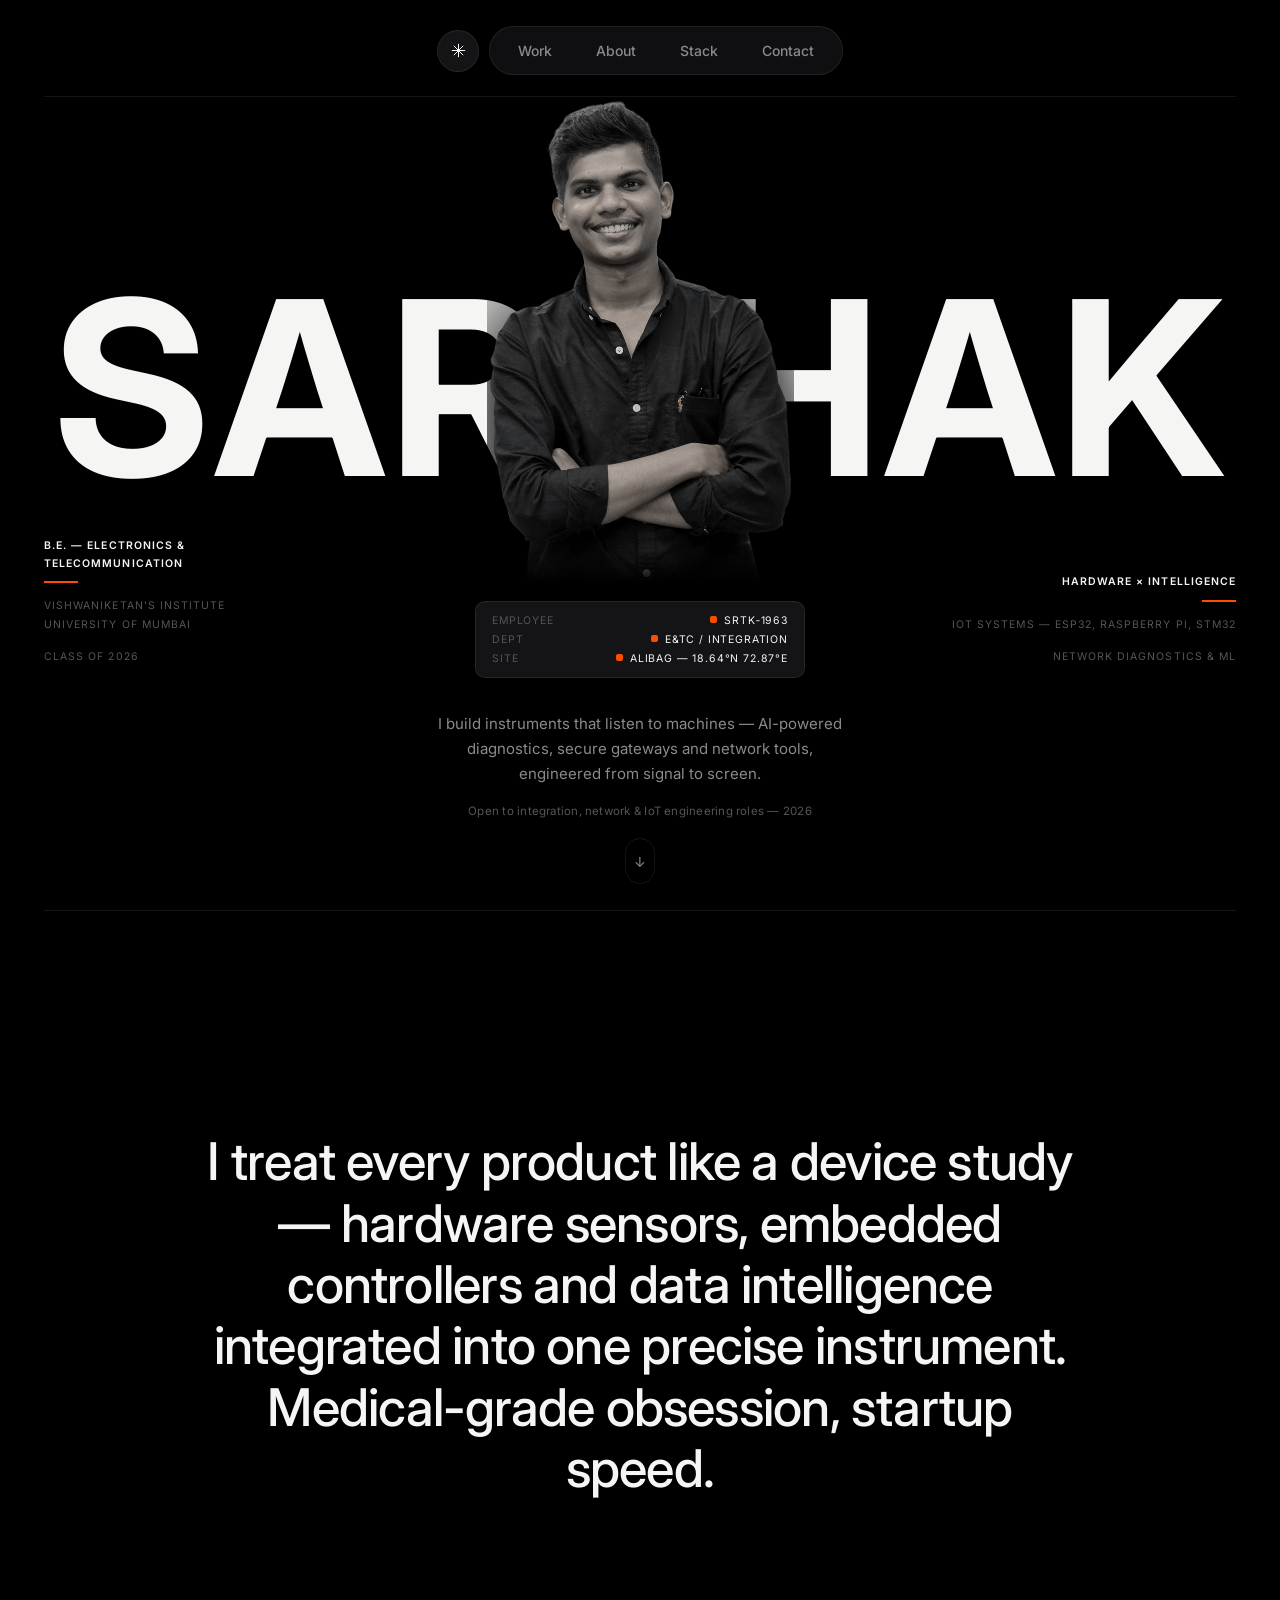
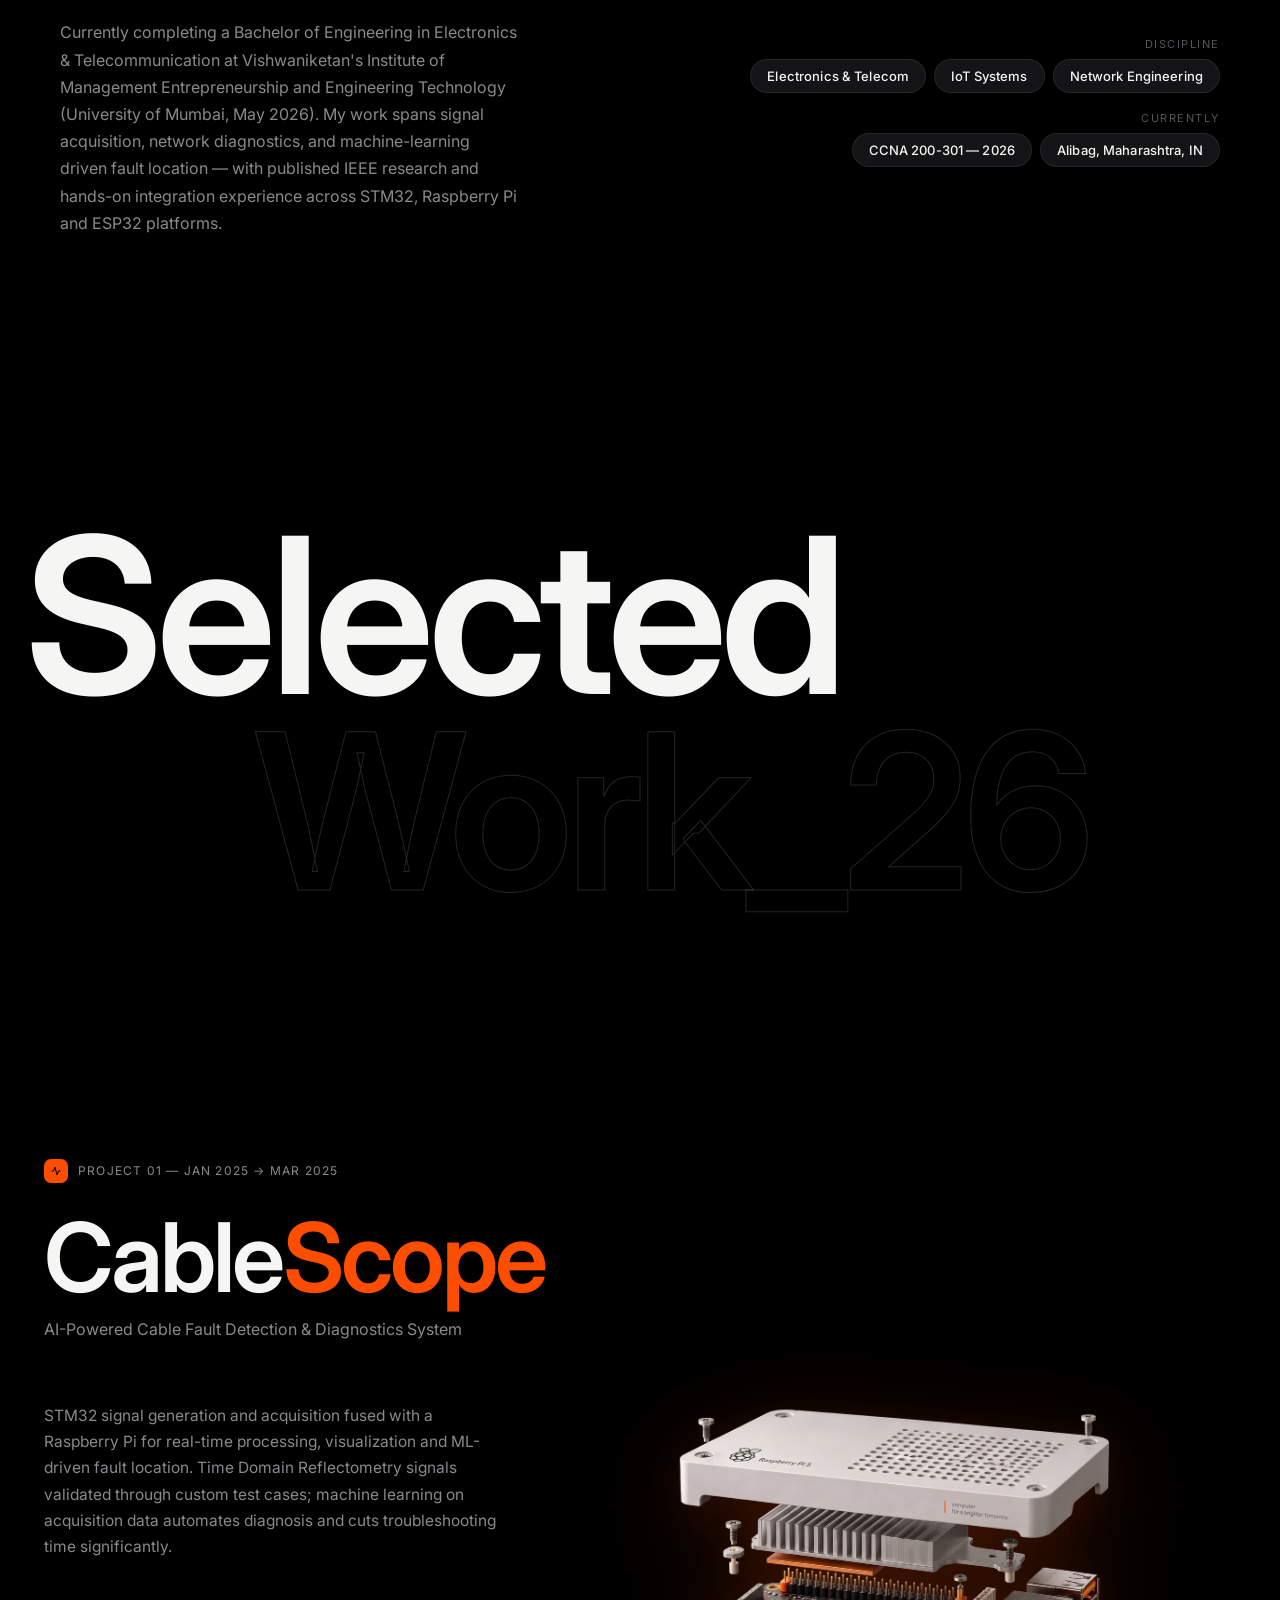
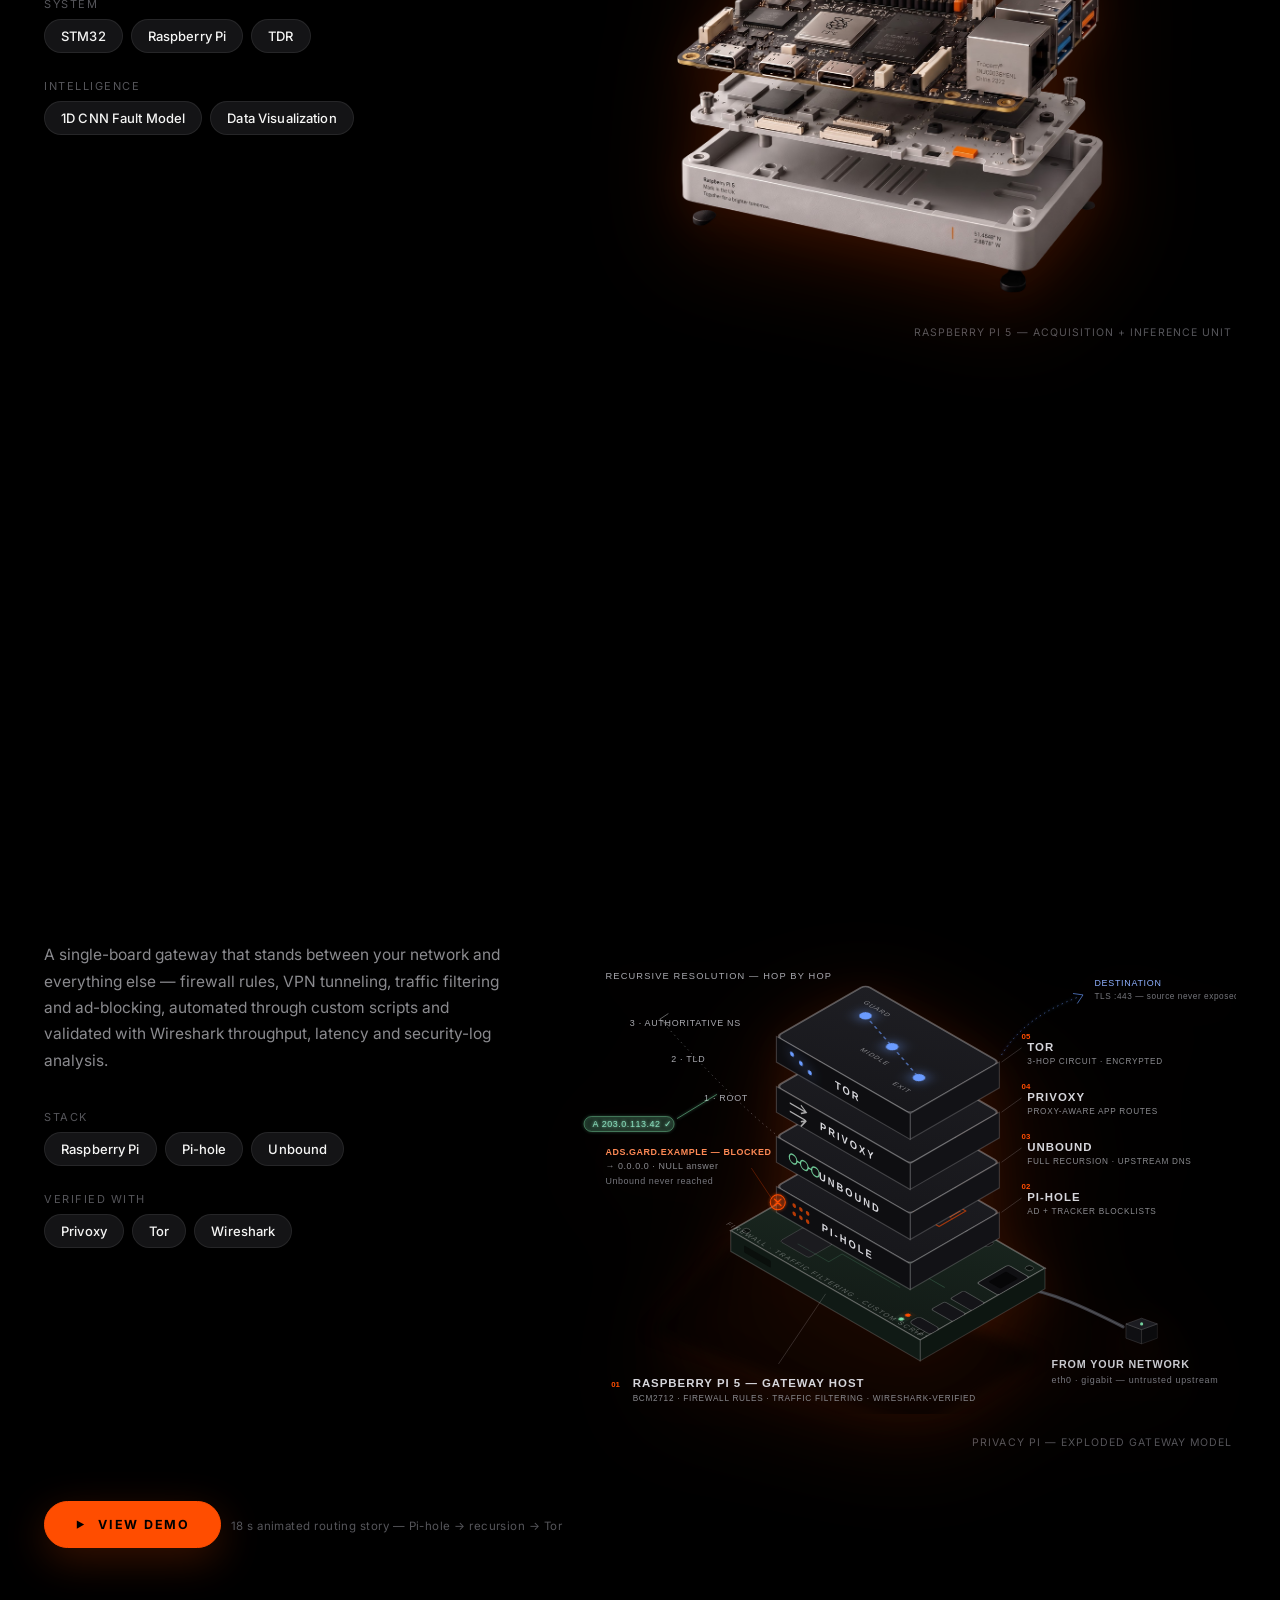
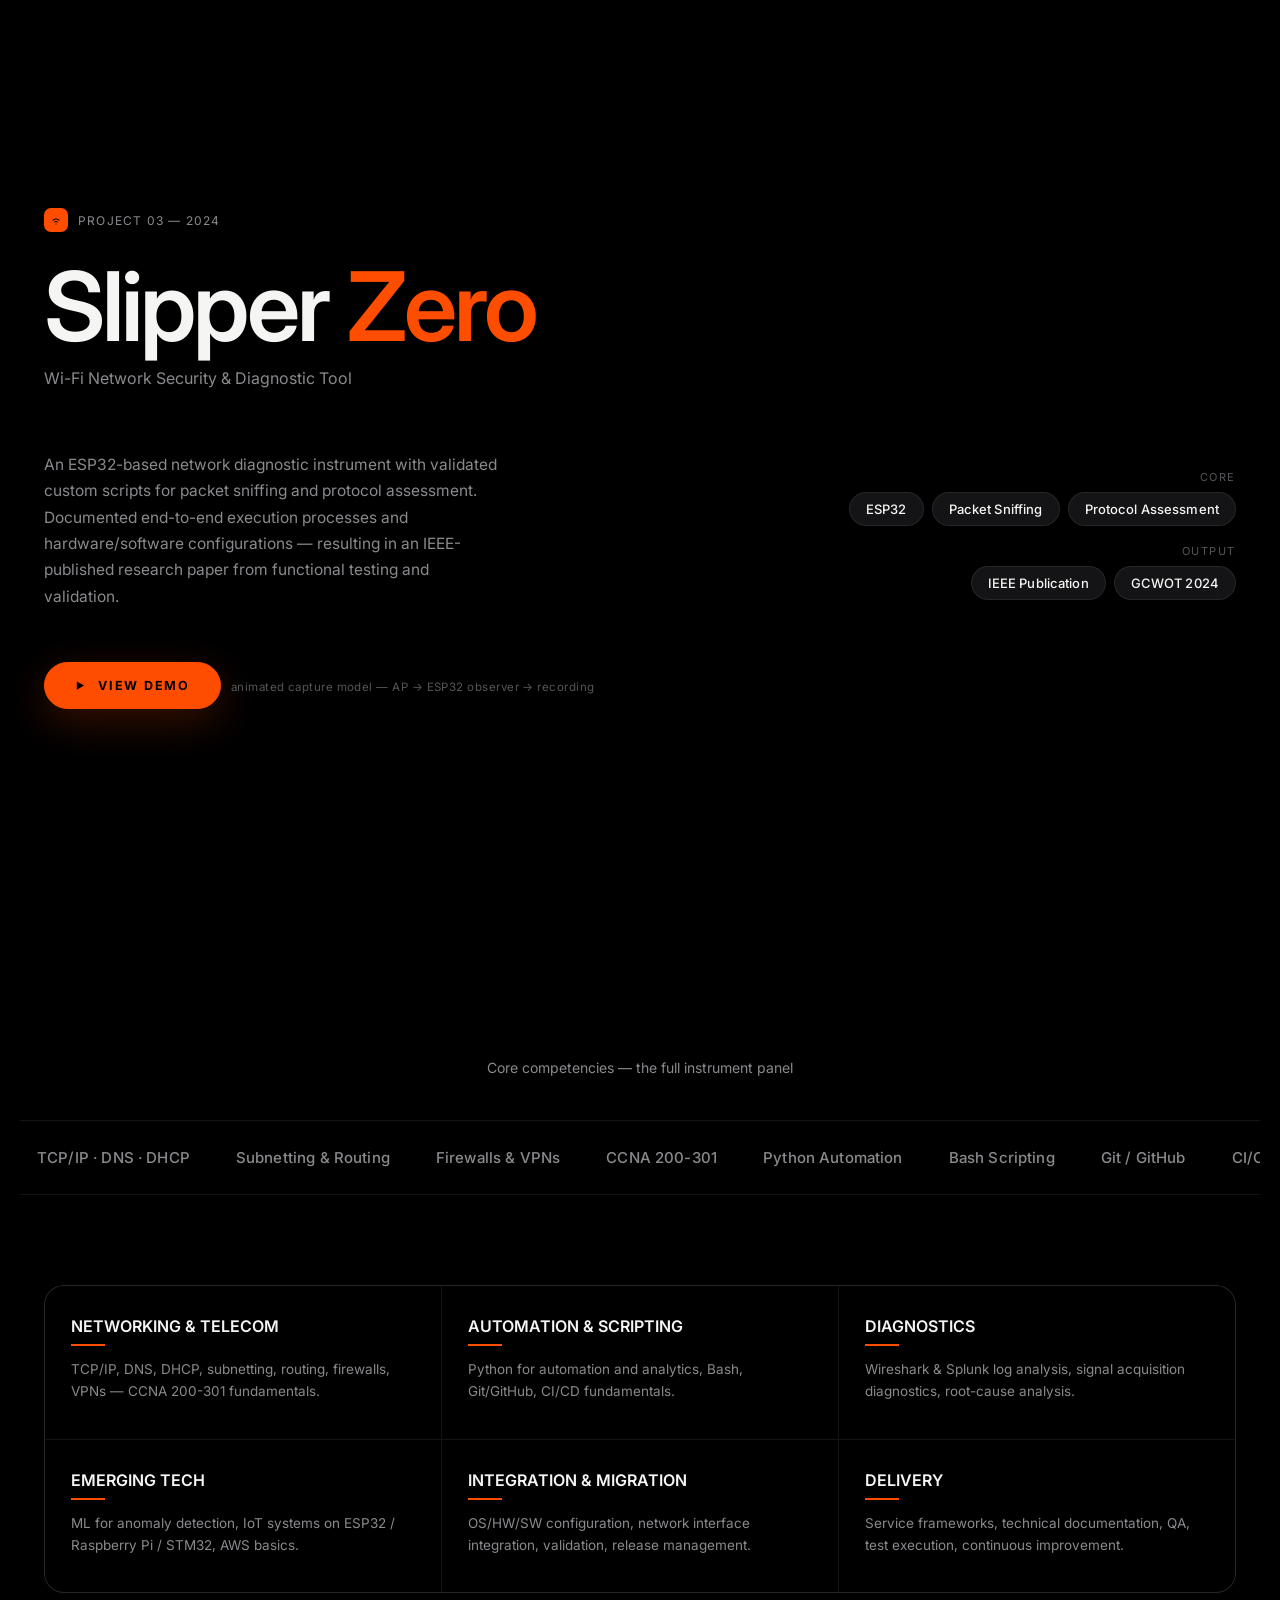
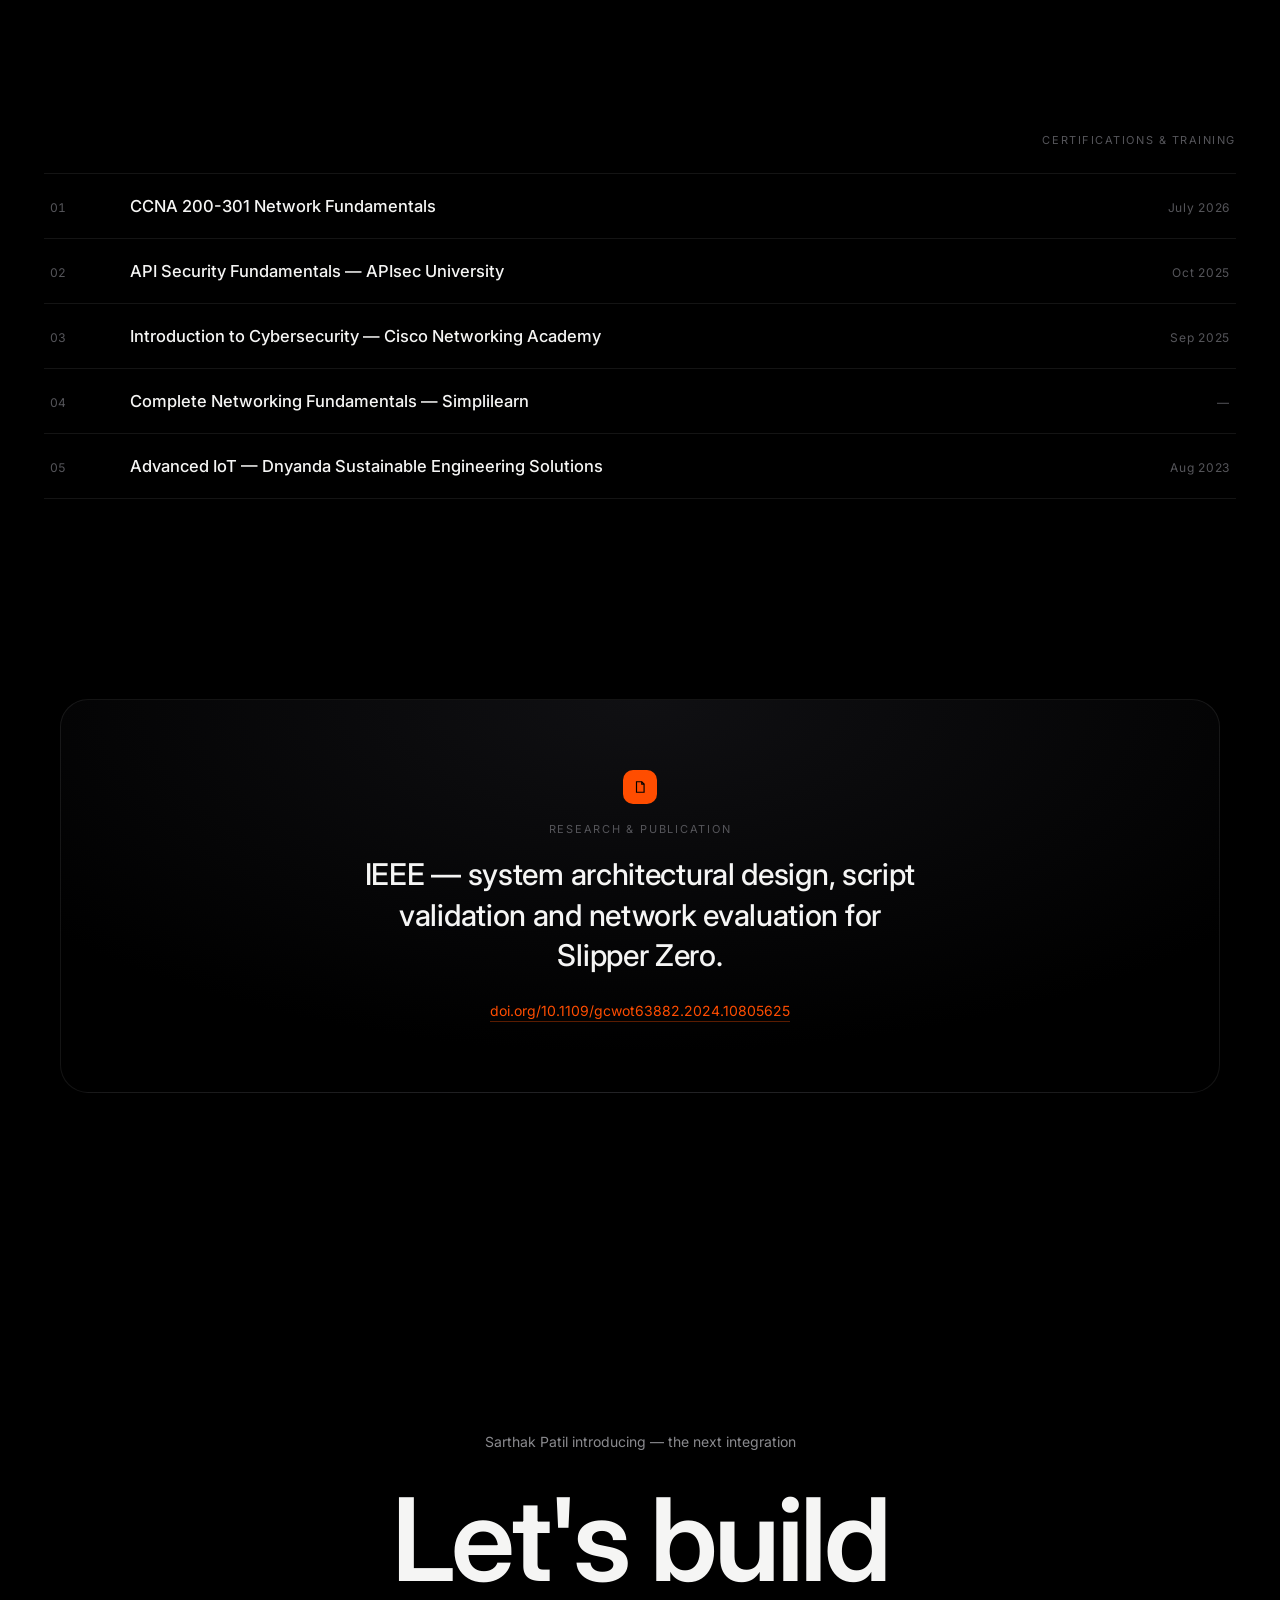
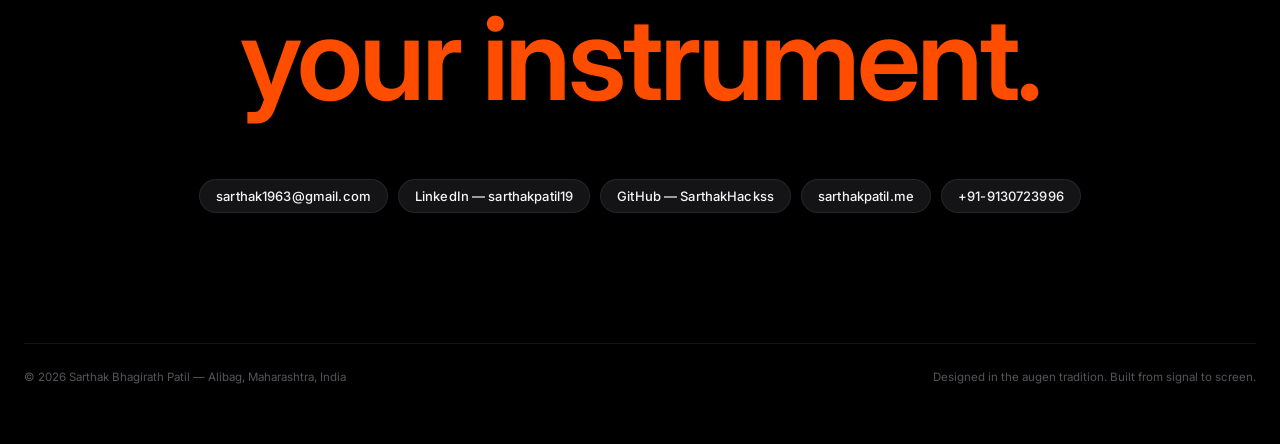
<file: index.html>
<!DOCTYPE html>
<html lang="en">
<head>
<meta charset="UTF-8" />
<meta name="viewport" content="width=device-width, initial-scale=1.0" />
<title>Sarthak Bhagirath Patil — Electronics &amp; Telecom Engineer</title>
<meta name="description" content="Portfolio of Sarthak Bhagirath Patil — Electronics & Telecommunication engineer building intelligent hardware systems: CableScope, Privacy Pi, Slipper Zero." />
<link rel="preconnect" href="https://fonts.googleapis.com">
<link rel="preconnect" href="https://fonts.gstatic.com" crossorigin>
<link href="https://fonts.googleapis.com/css2?family=Inter:wght@400;500;600;700&display=swap" rel="stylesheet">
<link rel="stylesheet" href="css/style.css?v=21" />
<link rel="icon" href="data:image/svg+xml,<svg xmlns='http://www.w3.org/2000/svg' viewBox='0 0 32 32'><rect width='32' height='32' rx='8' fill='%23ff4d00'/><text x='16' y='22' font-size='16' font-family='Arial' font-weight='bold' fill='white' text-anchor='middle'>S</text></svg>">
</head>
<body>

<!-- ══════════════ INTRO — the hero name itself zooms IN on every refresh
     (no overlay: the poster-name animation IS the opening, so sync is perfect) ══════════════ -->

<!-- ══════════════ NAV ══════════════ -->
<nav class="nav" id="nav">
  <a class="nav-logo" href="#top" aria-label="Home">
    <svg viewBox="0 0 24 24" width="15" height="15" fill="none" stroke="currentColor" stroke-width="1.6" stroke-linecap="round">
      <path d="M12 2v20M2 12h20M4.9 4.9l14.2 14.2M19.1 4.9L4.9 19.1"/>
    </svg>
  </a>
  <div class="nav-pill">
    <a href="#work">Work</a>
    <a href="#about">About</a>
    <a href="#stack">Stack</a>
    <a href="#contact">Contact</a>
  </div>
</nav>

<main id="top">

  <!-- ══════════════ HERO — Severance-style poster ══════════════ -->
  <header class="hero" id="hero">
    <div class="hero-frame">
      <div class="hero-rule hero-rule--top"></div>

      <div class="poster" id="poster">
        <!-- giant name BEHIND the photo -->
        <h1 class="poster-name" id="posterName" aria-label="SARTHAK">
          <span aria-hidden="true"><i>S</i><i>A</i><i>R</i><i>T</i><i>H</i><i>A</i><i>K</i></span>
        </h1>

        <!-- the person, in front -->
        <figure class="poster-figure" id="posterFigure">
          <img id="profileImg" src="assets/profile.png" alt="Portrait of Sarthak Bhagirath Patil"
               onerror="this.onerror=null;this.src='assets/profile-fallback.svg';" draggable="false"/>
          <figcaption class="poster-badge">
            <span class="badge-row"><span class="badge-k">EMPLOYEE</span><span class="badge-v">SRTK&#8209;1963</span></span>
            <span class="badge-row"><span class="badge-k">DEPT</span><span class="badge-v">E&amp;TC / INTEGRATION</span></span>
            <span class="badge-row"><span class="badge-k">SITE</span><span class="badge-v">ALIBAG — 18.64°N 72.87°E</span></span>
          </figcaption>
        </figure>

        <!-- severance-style side blocks -->
        <div class="poster-block poster-block--l reveal d1">
          <span class="block-k">B.E. — ELECTRONICS &amp;<br>TELECOMMUNICATION</span>
          <span class="block-v">VISHWANIKETAN'S INSTITUTE<br>UNIVERSITY OF MUMBAI</span>
          <span class="block-v">CLASS OF 2026</span>
        </div>
        <div class="poster-block poster-block--r reveal d1">
          <span class="block-k">HARDWARE × INTELLIGENCE</span>
          <span class="block-v">IOT SYSTEMS — ESP32, RASPBERRY PI, STM32</span>
          <span class="block-v">NETWORK DIAGNOSTICS &amp; ML</span>
        </div>
      </div>

      <div class="hero-foot reveal d2">
        <p class="hero-lede">I build instruments that listen to machines —
        AI-powered diagnostics, secure gateways and network tools,
        engineered from signal to screen.</p>
        <p class="hero-note">Open to integration, network &amp; IoT engineering roles — 2026</p>
        <div class="scroll-cue" aria-hidden="true"><span>&darr;</span></div>
      </div>
      <div class="hero-rule hero-rule--bottom"></div>
    </div>
  </header>

  <!-- ══════════════ ABOUT ══════════════ -->
  <section class="about" id="about">
    <p class="about-statement reveal">I treat every product like a device study —
    hardware sensors, embedded controllers and data intelligence integrated into one
    precise instrument. Medical-grade obsession, startup speed.</p>
    <div class="about-row reveal d1">
      <p class="about-copy">Currently completing a Bachelor of Engineering in Electronics &amp;
      Telecommunication at Vishwaniketan's Institute of Management Entrepreneurship and
      Engineering Technology (University of Mumbai, May 2026). My work spans signal
      acquisition, network diagnostics, and machine-learning driven fault location —
      with published IEEE research and hands-on integration experience across
      STM32, Raspberry Pi and ESP32 platforms.</p>
      <div class="about-meta">
        <span class="meta-label">Discipline</span>
        <div class="pills">
          <span class="pill">Electronics &amp; Telecom</span>
          <span class="pill">IoT Systems</span>
          <span class="pill">Network Engineering</span>
        </div>
        <span class="meta-label">Currently</span>
        <div class="pills">
          <span class="pill">CCNA 200-301 — 2026</span>
          <span class="pill">Alibag, Maharashtra, IN</span>
        </div>
      </div>
    </div>
  </section>

  <!-- WORK -->
  <section class="work" id="work">
    <div class="work-head">
      <h2 class="work-title" aria-label="Selected work"><span aria-hidden="true">Selected</span></h2>
      <h2 class="work-title work-title--ghost" aria-hidden="true">Work_26</h2>
    </div>

    <article class="project" id="p-cablescope">
      <div class="project-index reveal"><span class="chip-logo">
        <svg viewBox="0 0 24 24" width="12" height="12" fill="none" stroke="currentColor" stroke-width="2"><path d="M3 12h4l3-8 4 16 3-8h4"/></svg>
      </span> Project 01 — Jan 2025 &#8594; Mar 2025</div>
      <h3 class="project-name reveal d1">Cable<em>Scope</em></h3>
      <p class="project-tag reveal d1">AI-Powered Cable Fault Detection &amp; Diagnostics System</p>
      <div class="project-row reveal d2">
        <div class="project-main">
          <p class="project-copy">STM32 signal generation and acquisition fused with a Raspberry Pi for real-time processing, visualization and ML-driven fault location. Time Domain Reflectometry signals validated through custom test cases; machine learning on acquisition data automates diagnosis and cuts troubleshooting time significantly.</p>
          <div class="project-tags">
            <span class="meta-label">System</span>
            <div class="pills">
              <span class="pill">STM32</span><span class="pill">Raspberry Pi</span><span class="pill">TDR</span>
            </div>
            <span class="meta-label">Intelligence</span>
            <div class="pills">
              <span class="pill">1D CNN Fault Model</span><span class="pill">Data Visualization</span>
            </div>
          </div>
        </div>
        <figure class="project-shot project-shot--float">
          <img src="assets/pi5.png" alt="Exploded view of the Raspberry Pi 5 in its official case — the acquisition and inference unit of CableScope" loading="lazy" draggable="false"/>
          <figcaption>Raspberry&nbsp;Pi 5 — acquisition + inference unit</figcaption>
        </figure>
      </div>
      <a class="demo-btn reveal d2" href="demo-cablescope.html" aria-label="View the CableScope demo animation">
        <svg viewBox="0 0 12 12" width="11" height="11" fill="currentColor" aria-hidden="true"><path d="M2 1.5v9l8-4.5z"/></svg>
        View Demo
      </a>
      <span class="demo-btn-note reveal d2">9 s animated pipeline — STM32 &#8594; Pi 5 &#8594; 1D CNN &#8594; dashboard</span>
    </article>

    <article class="project" id="p-privacypi">
      <div class="project-index reveal"><span class="chip-logo">
        <svg viewBox="0 0 24 24" width="12" height="12" fill="none" stroke="currentColor" stroke-width="2"><rect x="5" y="10" width="14" height="10" rx="2"/><path d="M8 10V7a4 4 0 0 1 8 0v3"/></svg>
      </span> Project 02 — May 2024 &#8594; Jul 2024</div>
      <h3 class="project-name reveal d1">Privacy&nbsp;<em>Pi</em></h3>
      <p class="project-tag reveal d1">Secure IoT &amp; Network Privacy Gateway</p>
      <div class="project-row reveal d2">
        <div class="project-main">
          <p class="project-copy">A single-board gateway that stands between your network and everything else — firewall rules, VPN tunneling, traffic filtering and ad-blocking, automated through custom scripts and validated with Wireshark throughput, latency and security-log analysis.</p>
          <div class="project-tags">
            <span class="meta-label">Stack</span>
            <div class="pills">
              <span class="pill">Raspberry Pi</span><span class="pill">Pi-hole</span><span class="pill">Unbound</span>
            </div>
            <span class="meta-label">Verified with</span>
            <div class="pills">
              <span class="pill">Privoxy</span><span class="pill">Tor</span><span class="pill">Wireshark</span>
            </div>
          </div>
        </div>
        <figure class="project-shot project-shot--float">
          <img src="assets/privacypi-3d.svg" alt="Exploded isometric display model of the Privacy Pi gateway — Pi-hole, Unbound, Privoxy and Tor layered above the Raspberry Pi 5, with DNS recursion and blocked-query routes" loading="lazy" draggable="false"/>
          <figcaption>Privacy&nbsp;Pi — exploded gateway model</figcaption>
        </figure>
      </div>
      <a class="demo-btn reveal d2" href="demo-privacypi.html" aria-label="View the Privacy Pi demo animation">
        <svg viewBox="0 0 12 12" width="11" height="11" fill="currentColor" aria-hidden="true"><path d="M2 1.5v9l8-4.5z"/></svg>
        View Demo
      </a>
      <span class="demo-btn-note reveal d2">18 s animated routing story — Pi-hole &#8594; recursion &#8594; Tor</span>
    </article>
    <article class="project" id="p-slipperzero">
      <div class="project-index reveal"><span class="chip-logo">
        <svg viewBox="0 0 24 24" width="12" height="12" fill="none" stroke="currentColor" stroke-width="2"><path d="M5 12.55a11 11 0 0 1 14.08 0"/><path d="M8.53 16.11a6 6 0 0 1 6.95 0"/><circle cx="12" cy="20" r="1" fill="currentColor" stroke="none"/></svg>
      </span> Project 03 — 2024</div>
      <h3 class="project-name reveal d1">Slipper&nbsp;<em>Zero</em></h3>
      <p class="project-tag reveal d1">Wi-Fi Network Security &amp; Diagnostic Tool</p>
      <div class="project-row reveal d2">
        <p class="project-copy">An ESP32-based network diagnostic instrument with validated custom scripts for packet sniffing and protocol assessment. Documented end-to-end execution processes and hardware/software configurations — resulting in an IEEE-published research paper from functional testing and validation.</p>
        <div class="project-meta">
          <span class="meta-label">Core</span>
          <div class="pills">
            <span class="pill">ESP32</span><span class="pill">Packet Sniffing</span><span class="pill">Protocol Assessment</span>
          </div>
          <span class="meta-label">Output</span>
          <div class="pills">
            <span class="pill">IEEE Publication</span><span class="pill">GCWOT 2024</span>
          </div>
        </div>
      </div>
      <a class="demo-btn reveal d2" href="demo-slipperzero.html" aria-label="View the Slipper Zero demo animation">
        <svg viewBox="0 0 12 12" width="11" height="11" fill="currentColor" aria-hidden="true"><path d="M2 1.5v9l8-4.5z"/></svg>
        View Demo
      </a>
      <span class="demo-btn-note reveal d2">animated capture model — AP &#8594; ESP32 observer &#8594; recording</span>
    </article>
  </section>

  <!-- ══════════════ STACK ══════════════ -->
  <section class="stack" id="stack">
    <p class="stack-kicker reveal">Core competencies — the full instrument panel</p>
    <div class="marquee" aria-hidden="false">
      <div class="marquee-track">
        <span class="pill">TCP/IP · DNS · DHCP</span><span class="pill">Subnetting &amp; Routing</span><span class="pill">Firewalls &amp; VPNs</span><span class="pill">CCNA 200-301</span><span class="pill">Python Automation</span><span class="pill">Bash Scripting</span><span class="pill">Git / GitHub</span><span class="pill">CI/CD</span><span class="pill">Wireshark</span><span class="pill">Splunk</span><span class="pill">ESP32</span><span class="pill">Raspberry Pi</span><span class="pill">STM32</span><span class="pill">AWS EC2 · S3 · IAM · VPC</span><span class="pill">ML Anomaly Detection</span>
      </div>
    </div>
    <div class="stack-grid">
      <div class="stack-cell reveal"><span class="block-k">NETWORKING &amp; TELECOM</span><p>TCP/IP, DNS, DHCP, subnetting, routing, firewalls, VPNs — CCNA 200-301 fundamentals.</p></div>
      <div class="stack-cell reveal d1"><span class="block-k">AUTOMATION &amp; SCRIPTING</span><p>Python for automation and analytics, Bash, Git/GitHub, CI/CD fundamentals.</p></div>
      <div class="stack-cell reveal d2"><span class="block-k">DIAGNOSTICS</span><p>Wireshark &amp; Splunk log analysis, signal acquisition diagnostics, root-cause analysis.</p></div>
      <div class="stack-cell reveal d3"><span class="block-k">EMERGING TECH</span><p>ML for anomaly detection, IoT systems on ESP32 / Raspberry Pi / STM32, AWS basics.</p></div>
      <div class="stack-cell reveal d4"><span class="block-k">INTEGRATION &amp; MIGRATION</span><p>OS/HW/SW configuration, network interface integration, validation, release management.</p></div>
      <div class="stack-cell reveal d5"><span class="block-k">DELIVERY</span><p>Service frameworks, technical documentation, QA, test execution, continuous improvement.</p></div>
    </div>

    <!-- certifications -->
    <div class="certs">
      <p class="meta-label reveal">Certifications &amp; training</p>
      <ol class="cert-list">
        <li class="reveal"><span class="cert-n">01</span><span class="cert-name">CCNA 200-301 Network Fundamentals</span><span class="cert-date">July 2026</span></li>
        <li class="reveal d1"><span class="cert-n">02</span><span class="cert-name">API Security Fundamentals — APIsec University</span><span class="cert-date">Oct 2025</span></li>
        <li class="reveal d2"><span class="cert-n">03</span><span class="cert-name">Introduction to Cybersecurity — Cisco Networking Academy</span><span class="cert-date">Sep 2025</span></li>
        <li class="reveal d3"><span class="cert-n">04</span><span class="cert-name">Complete Networking Fundamentals — Simplilearn</span><span class="cert-date">&mdash;</span></li>
        <li class="reveal d4"><span class="cert-n">05</span><span class="cert-name">Advanced IoT — Dnyanda Sustainable Engineering Solutions</span><span class="cert-date">Aug 2023</span></li>
      </ol>
    </div>
  </section>

  <!-- ══════════════ PUBLICATION BAND ══════════════ -->
  <section class="pub reveal">
    <span class="chip-logo chip-logo--big">
      <svg viewBox="0 0 24 24" width="14" height="14" fill="none" stroke="currentColor" stroke-width="2"><path d="M6 3h9l4 4v14H6z"/><path d="M15 3v4h4"/></svg>
    </span>
    <p class="pub-kicker">Research &amp; publication</p>
    <p class="pub-title">IEEE — system architectural design, script validation and network evaluation for Slipper&nbsp;Zero.</p>
    <a class="pub-link" href="https://doi.org/10.1109/gcwot63882.2024.10805625" target="_blank" rel="noopener">doi.org/10.1109/gcwot63882.2024.10805625</a>
  </section>

  <!-- ══════════════ CONTACT ══════════════ -->
  <footer class="contact" id="contact">
    <p class="contact-kicker reveal">Sarthak Patil introducing — the next integration</p>
    <a class="contact-mail reveal d1" href="mailto:sarthak1963@gmail.com">Let's build<br><em>your instrument.</em></a>
    <div class="contact-links reveal d2">
      <a class="pill" href="mailto:sarthak1963@gmail.com">sarthak1963@gmail.com</a>
      <a class="pill" href="https://linkedin.com/in/sarthakpatil19" target="_blank" rel="noopener">LinkedIn — sarthakpatil19</a>
      <a class="pill" href="https://github.com/SarthakHackss" target="_blank" rel="noopener">GitHub — SarthakHackss</a>
      <a class="pill" href="https://sarthakpatil.me" target="_blank" rel="noopener">sarthakpatil.me</a>
      <a class="pill" href="tel:+919130723996">+91-9130723996</a>
    </div>
    <div class="contact-foot">
      <span>&copy; 2026 Sarthak Bhagirath Patil — Alibag, Maharashtra, India</span>
      <span>Designed in the augen tradition. Built from signal to screen.</span>
    </div>
  </footer>
</main>

<script src="js/main.js?v=10"></script>
</body>
</html>
</file>
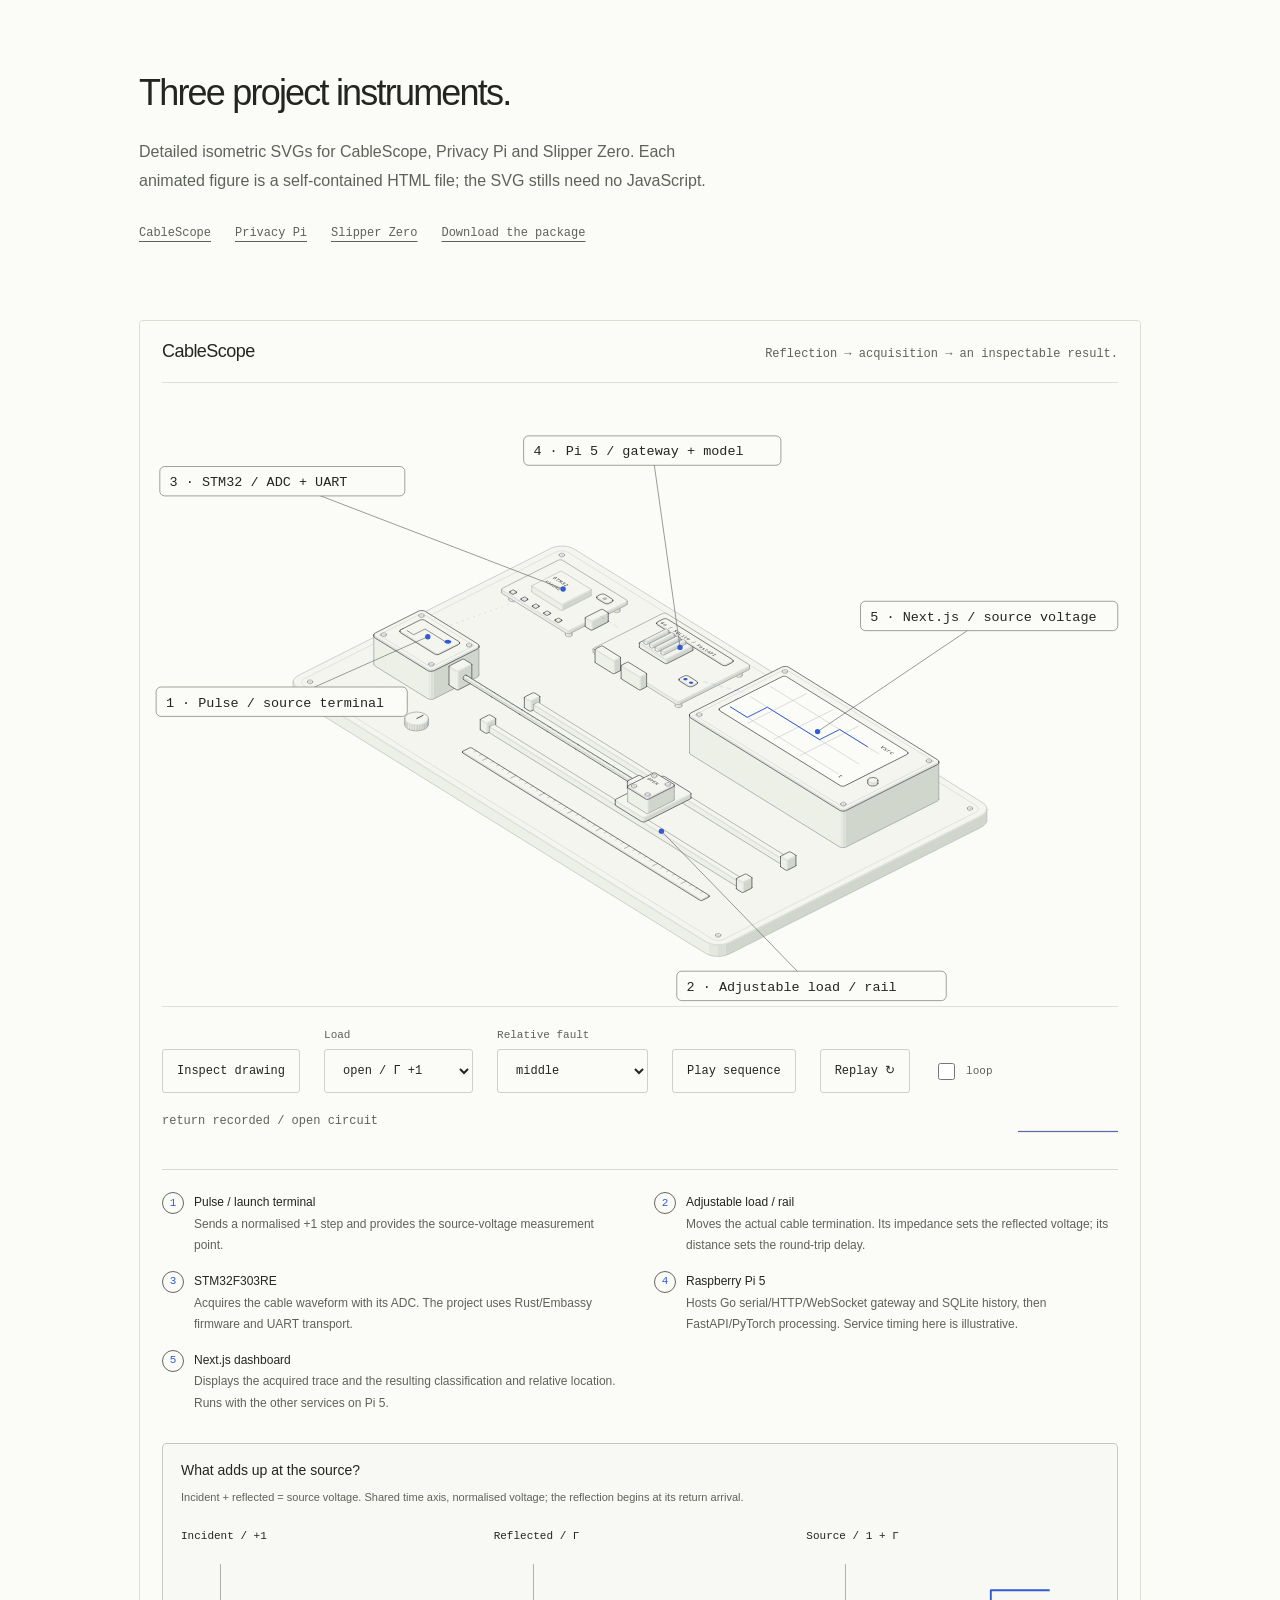
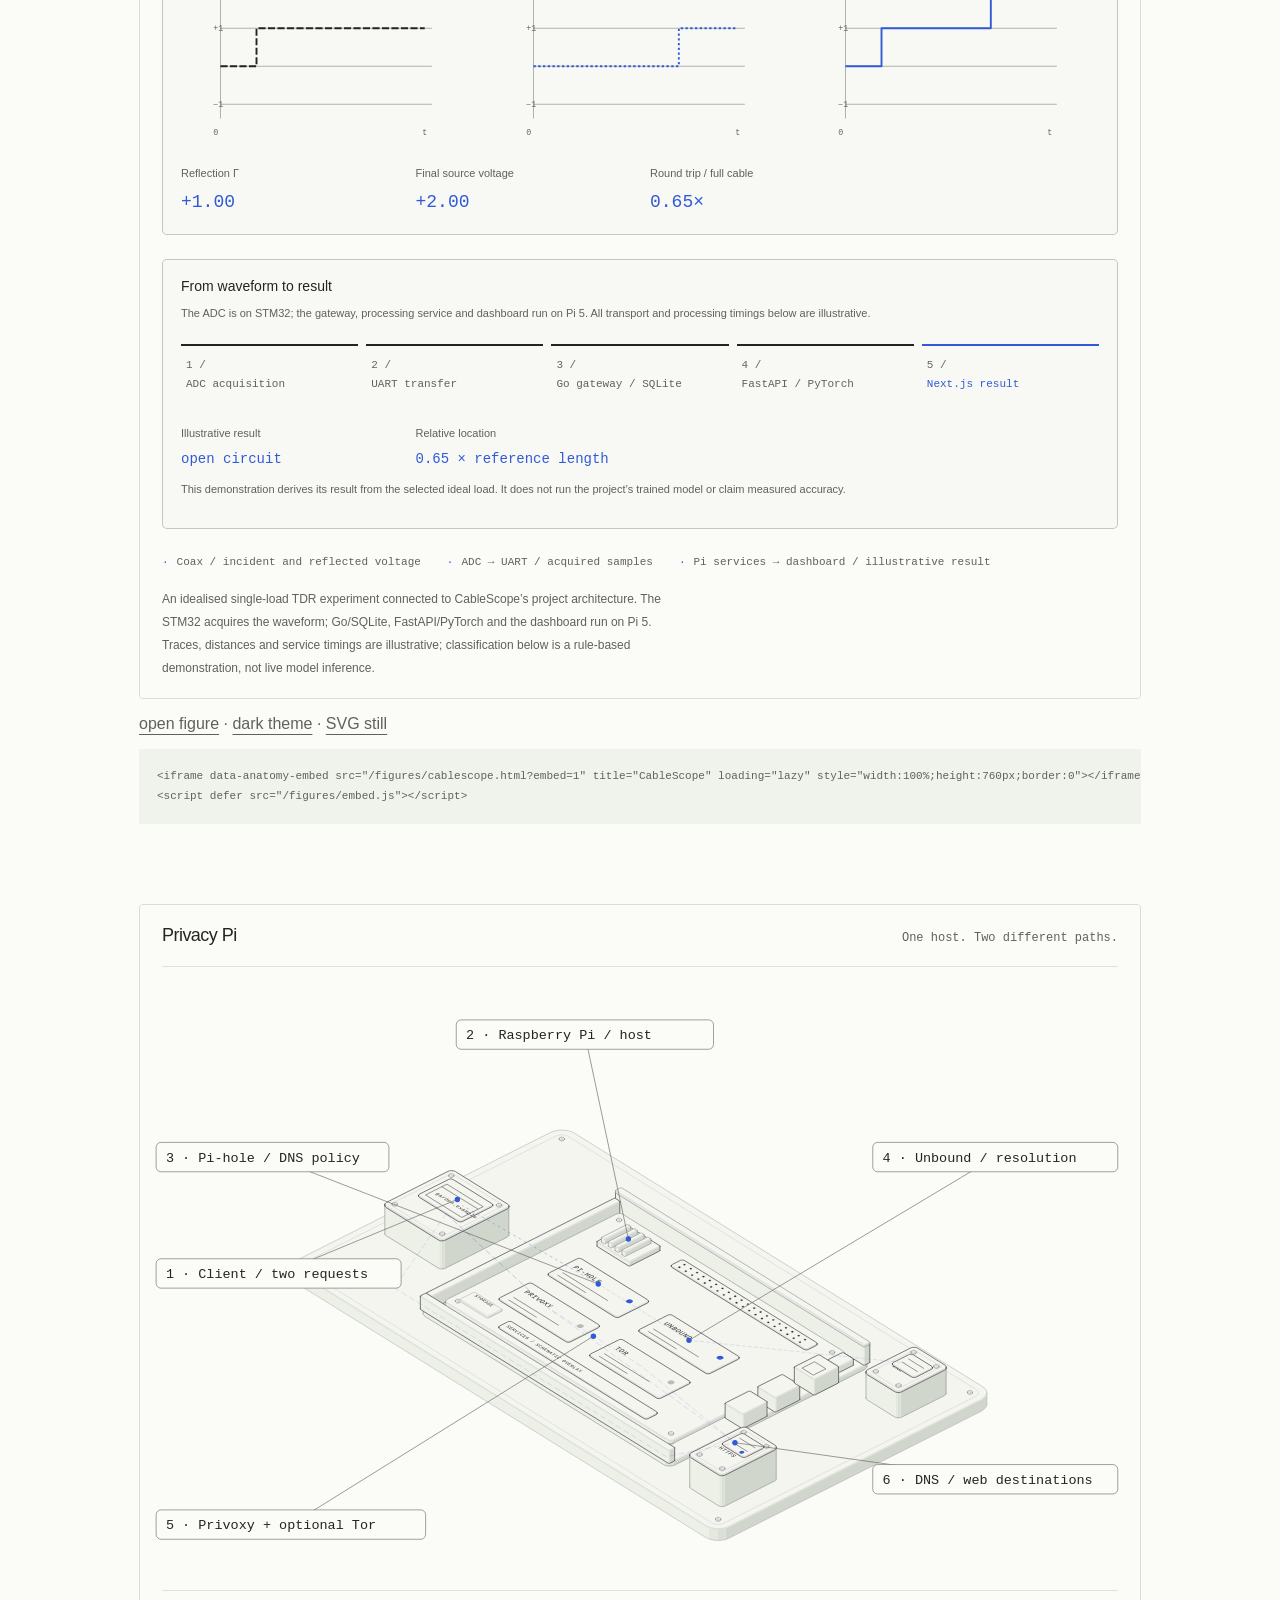
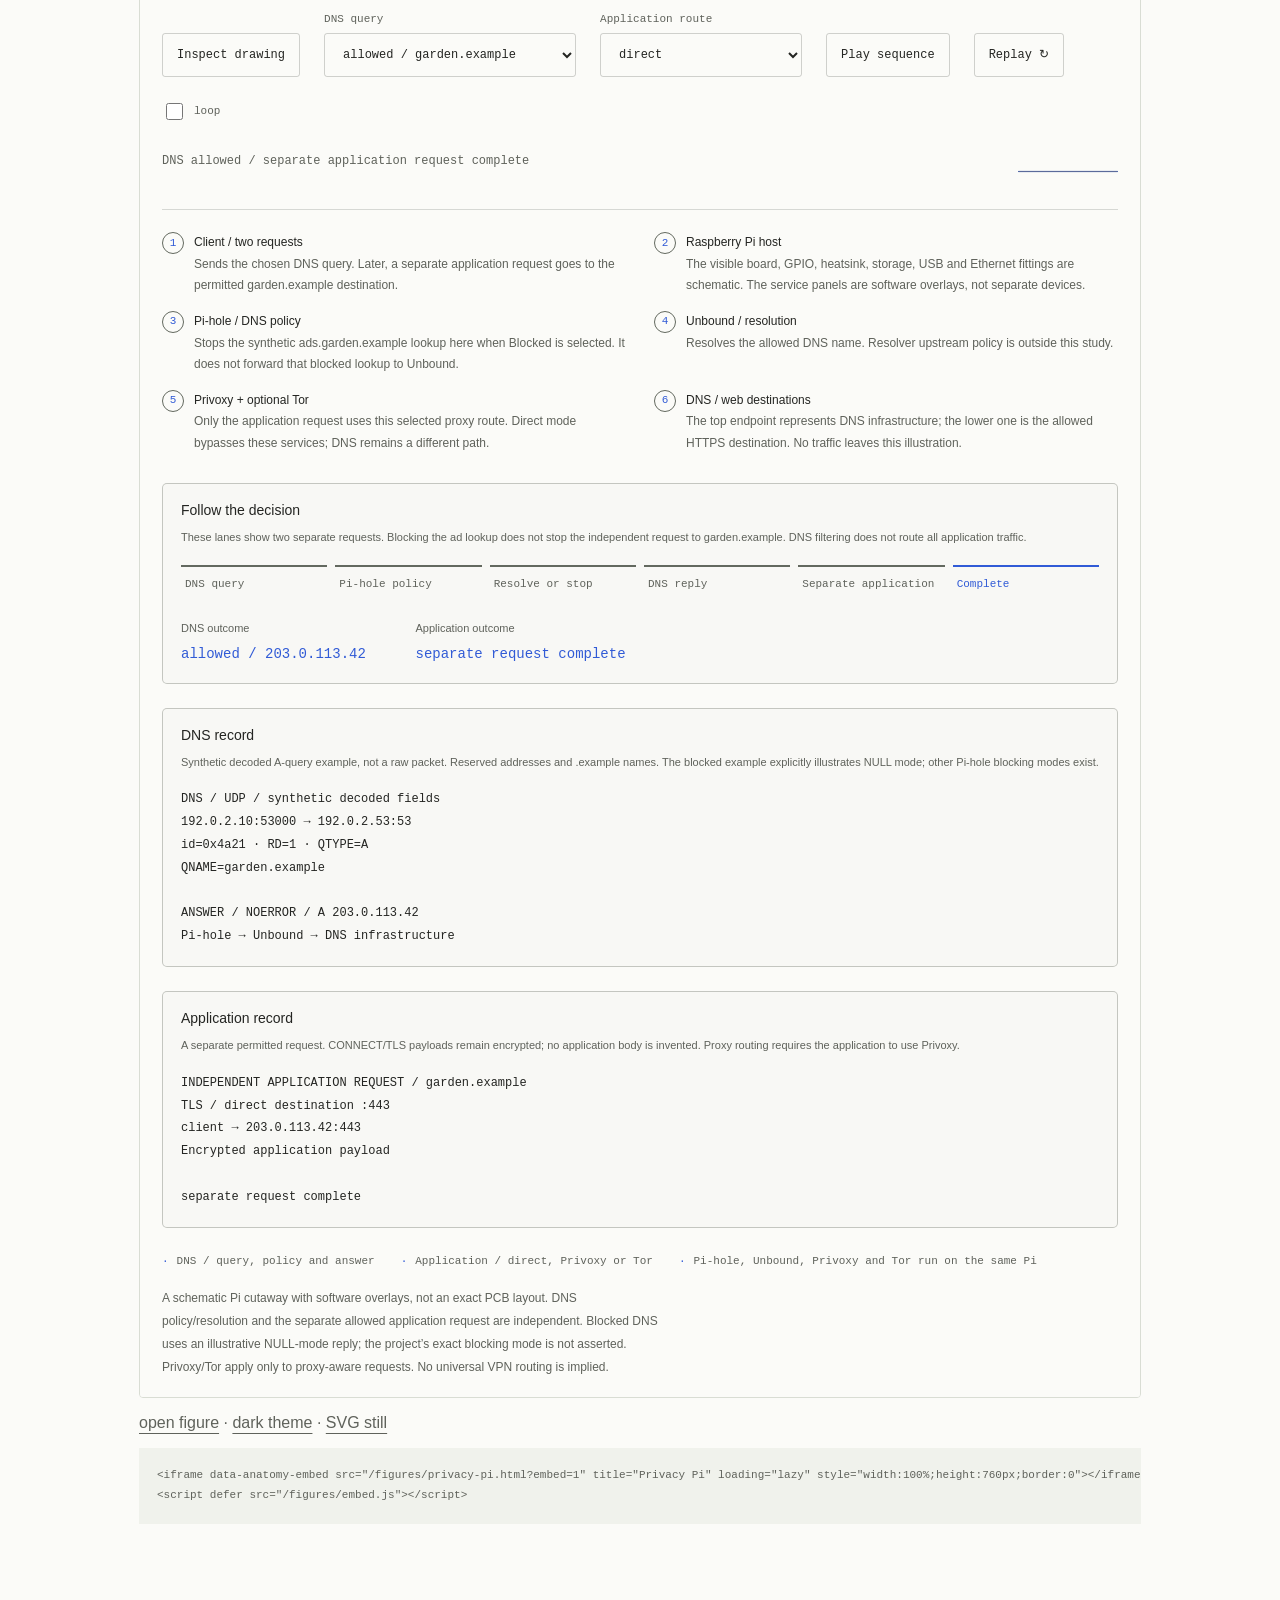
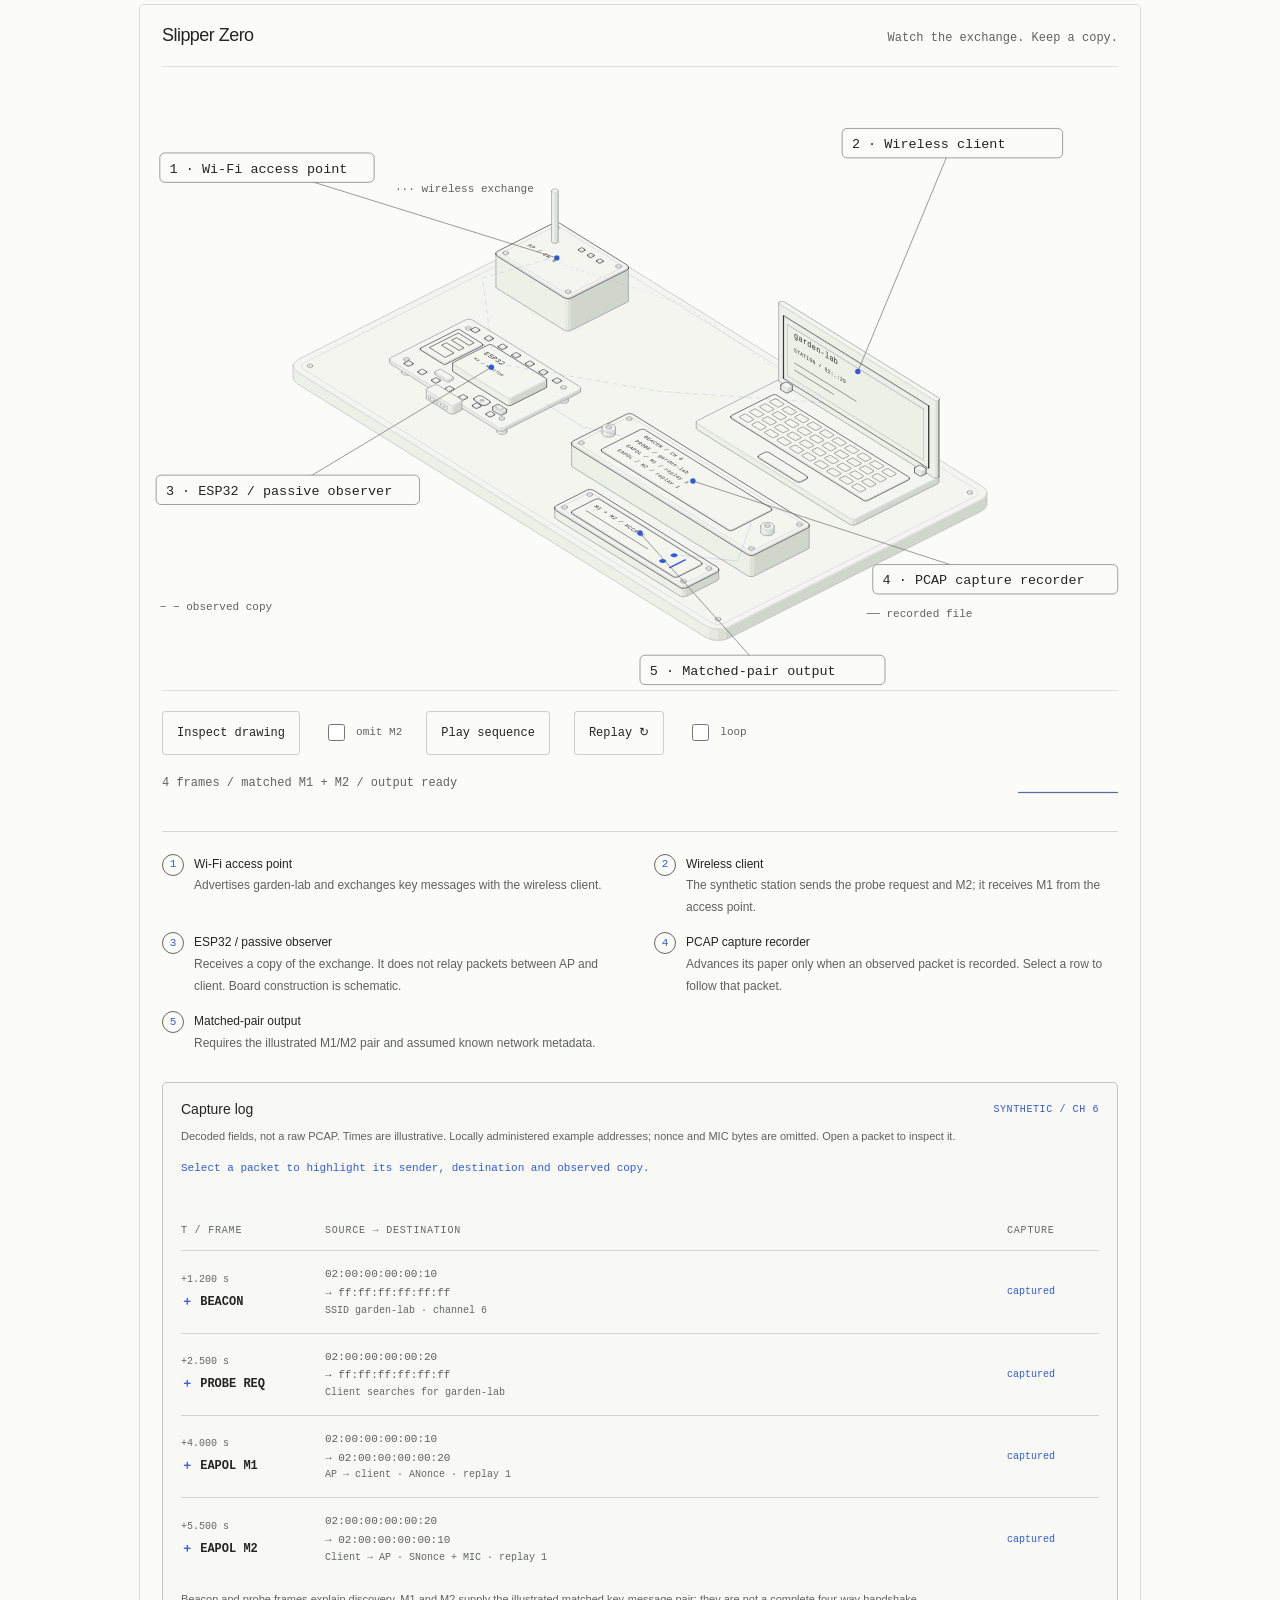
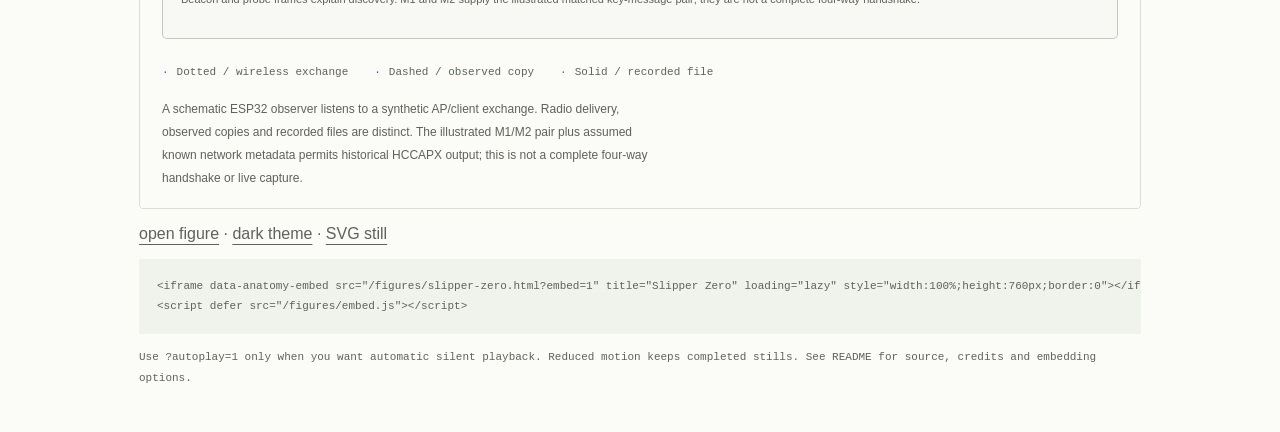
<file: figures/index.html>
<!doctype html><html lang="en"><head><meta charset="utf-8"><meta name="viewport" content="width=device-width,initial-scale=1"><title>Three project instruments</title><style>
.iso{
  --anatomy-page:#0b0b0b;--anatomy-card:#131313;--anatomy-text:#a3a3a3;--anatomy-strong:#e6e6e6;--anatomy-muted:#6e6e6e;
  --anatomy-paper:#131313;--anatomy-face:#1b1b1b;--anatomy-top:#1c1c1c;
  --anatomy-shade-0:#0f0f0f;--anatomy-shade-1:#121212;--anatomy-shade-2:#151515;--anatomy-shade-3:#181818;
  --anatomy-lit-top:#262626;--anatomy-lit-shade:#1d1d1d;
  --anatomy-hi:#d4d4d4;--anatomy-mid:#6a6a6a;--anatomy-lo:#3e3e3e;--anatomy-faint:#2a2a2a;--anatomy-lit:#ffffff;
  --anatomy-halo:#050505;--anatomy-halo-opacity:.9;--anatomy-dot:#e6e6e6;
  --anatomy-red:#ff6b6b;--anatomy-green:#6be0a0;--anatomy-blue:#6b9bff;
  --anatomy-weight:.6px;--anatomy-ease:cubic-bezier(.32,.72,0,1);
  --anatomy-mono:ui-monospace,"SF Mono",Menlo,Consolas,monospace;
  --anatomy-lift:inset 0 1px 0 0 #ffffff0a,inset 0 0 0 1px #ffffff06,0 0 0 1px #00000026,0 1px 1px -.5px #00000014,0 3px 3px -1.5px #00000014,0 6px 6px -3px #00000014,0 12px 12px -6px #00000014;
}
.iso[data-theme="light"]{
  --anatomy-page:#f2f2ef;--anatomy-card:#fbfbfa;--anatomy-text:#57575a;--anatomy-strong:#18181a;--anatomy-muted:#8c8c90;
  --anatomy-paper:#fbfbfa;--anatomy-face:#ffffff;--anatomy-top:#ffffff;
  --anatomy-shade-0:#dcdcd9;--anatomy-shade-1:#e5e5e2;--anatomy-shade-2:#ededea;--anatomy-shade-3:#f4f4f1;
  --anatomy-lit-top:#ffffff;--anatomy-lit-shade:#eeeeeb;
  --anatomy-hi:#26262a;--anatomy-mid:#8a8a8f;--anatomy-lo:#b4b4b8;--anatomy-faint:#d4d4d6;--anatomy-lit:#000000;
  --anatomy-halo:#8a8a80;--anatomy-halo-opacity:.32;--anatomy-dot:#3a3a3e;
  --anatomy-red:#e5484d;--anatomy-green:#30a46c;--anatomy-blue:#3e63dd;
  --anatomy-lift:inset 0 1px 0 0 #ffffff,0 0 0 1px #0000000f,0 1px 1px -.5px #0000000a,0 3px 3px -1.5px #0000000a,0 6px 6px -3px #0000000a,0 12px 12px -6px #0000000a;
}
.iso-svg{display:block;width:100%;height:auto;overflow:visible}
.iso-svg path,.iso-svg circle{vector-effect:non-scaling-stroke}
.iso-fill{fill:var(--anatomy-paper);stroke:none}
.iso-solid[data-lit]>.iso-fill{fill:var(--anatomy-face)}
.iso-shade,.iso-top{stroke:none}
.iso-shade[data-shade="0"]{fill:var(--anatomy-shade-0)}
.iso-shade[data-shade="1"]{fill:var(--anatomy-shade-1)}
.iso-shade[data-shade="2"]{fill:var(--anatomy-shade-2)}
.iso-shade[data-shade="3"]{fill:var(--anatomy-shade-3)}
.iso-top{fill:var(--anatomy-top)}
.iso-solid[data-lit]>.iso-top{fill:var(--anatomy-lit-top)}
.iso-solid[data-lit]>.iso-shade{fill:var(--anatomy-lit-shade)}
.iso-solid[data-seamless]>.iso-shade,.iso-solid[data-seamless]>.iso-top{stroke-width:.4;stroke-linejoin:round}
.iso-solid[data-seamless]>.iso-shade[data-shade="0"]{stroke:var(--anatomy-shade-0)}
.iso-solid[data-seamless]>.iso-shade[data-shade="1"]{stroke:var(--anatomy-shade-1)}
.iso-solid[data-seamless]>.iso-shade[data-shade="2"]{stroke:var(--anatomy-shade-2)}
.iso-solid[data-seamless]>.iso-shade[data-shade="3"]{stroke:var(--anatomy-shade-3)}
.iso-solid[data-seamless]>.iso-top{stroke:var(--anatomy-top)}
.iso-solid[data-seamless][data-lit]>.iso-top{stroke:var(--anatomy-lit-top)}
.iso-solid[data-seamless][data-lit]>.iso-shade{stroke:var(--anatomy-lit-shade)}
.iso-solid[data-lit]>.iso-edge{stroke:var(--anatomy-lit)}
.iso-halo{fill:var(--anatomy-halo);stroke:none;filter:blur(9px);opacity:var(--anatomy-halo-opacity);transform:translateY(3px)}
.iso-line{fill:none;stroke:var(--anatomy-lo);stroke-width:var(--anatomy-weight);stroke-linecap:round;stroke-linejoin:round}
.iso-line[data-tone="hi"]{stroke:var(--anatomy-hi)}
.iso-line[data-tone="mid"]{stroke:var(--anatomy-mid)}
.iso-line[data-tone="lo"]{stroke:var(--anatomy-lo)}
.iso-line[data-tone="faint"]{stroke:var(--anatomy-faint)}
.iso-line[data-tone="lit"]{stroke:var(--anatomy-lit)}
.iso-line[data-tone="red"]{stroke:var(--anatomy-red)}
.iso-line[data-tone="green"]{stroke:var(--anatomy-green)}
.iso-line[data-tone="blue"]{stroke:var(--anatomy-blue)}
.iso-line[data-dotted]{stroke-dasharray:.01 3.5;stroke-width:1}
.iso-line[data-dashed]{stroke-dasharray:3 3}
.iso-line[data-flow]{stroke-dasharray:2 6}
.iso-wire-end{fill:var(--anatomy-paper);stroke:var(--anatomy-lo);stroke-width:var(--anatomy-weight)}
.iso-wire[data-tone="hi"] .iso-wire-end{stroke:var(--anatomy-hi)}
.iso-wire[data-tone="mid"] .iso-wire-end{stroke:var(--anatomy-mid)}
.iso-wire[data-tone="faint"] .iso-wire-end{stroke:var(--anatomy-faint)}
.iso-wire[data-tone="lit"] .iso-wire-end{stroke:var(--anatomy-lit)}
.iso-dots circle{fill:var(--anatomy-dot);stroke:none;opacity:.32}
.iso-dots[data-tone="hi"] circle{opacity:.85}
.iso-dots[data-tone="mid"] circle{opacity:.45}
.iso-dots[data-tone="lo"] circle{opacity:.22}
.iso-dots[data-tone="faint"] circle{opacity:.12}
.iso-face-text{fill:var(--anatomy-mid);font-family:var(--anatomy-mono);letter-spacing:.04em}
.iso-face-text[data-tone="hi"]{fill:var(--anatomy-hi)}
.iso-face-text[data-tone="lo"]{fill:var(--anatomy-lo)}
.iso-face-text[data-tone="faint"]{fill:var(--anatomy-faint)}
.tb-body{fill:var(--anatomy-shade-2);stroke:none}
.tb-shine{fill:var(--anatomy-top);stroke:none}
.tb-shade{fill:var(--anatomy-shade-0);stroke:none}
.tb-ring{fill:none;stroke:var(--anatomy-lo);stroke-width:.45;stroke-linecap:butt;stroke-linejoin:round}
.tb-ring[data-tone="mid"]{stroke:var(--anatomy-mid)}
.tb-ring[data-tone="faint"]{stroke:var(--anatomy-faint)}
.tb-ring[data-tone="hi"]{stroke:var(--anatomy-hi)}
@keyframes iso-flow{to{stroke-dashoffset:-32}}
@keyframes iso-pulse{0%,100%{opacity:.18}12%{opacity:1}40%{opacity:.18}}
.iso-line[data-flow]{animation:iso-flow 1600ms linear infinite}
.iso-dots circle[data-pulse]{animation:iso-pulse 1600ms steps(1,end) infinite;animation-delay:var(--pulse-at,0ms)}
.iso-figure{margin:32px 0 36px}
.iso-plate{position:relative;padding:52px 24px;border-radius:0;background:var(--anatomy-card);box-shadow:0 0 0 1px var(--anatomy-mid);--anatomy-paper:var(--anatomy-card)}
.iso-plate-corners{position:absolute;inset:18px 20px;pointer-events:none}
.iso-plate-corner{position:absolute;color:var(--anatomy-muted);font-family:var(--anatomy-mono);font-size:10.5px;line-height:1;letter-spacing:.04em;white-space:nowrap}
.iso-plate-corner[data-corner="fig"]{top:0;left:0;color:var(--anatomy-text)}
.iso-plate-corner[data-corner="title"]{top:0;right:0;text-transform:uppercase;letter-spacing:.1em}
.iso-plate-corner[data-corner="hint"]{bottom:0;left:0;text-transform:uppercase;letter-spacing:.1em}
.iso-plate-corner[data-corner="readout"]{right:0;bottom:0;color:var(--anatomy-text);font-variant-numeric:tabular-nums}
.iso-plate .iso-svg{margin:0 auto}
.iso-legend{display:grid;gap:8px;margin-top:12px;color:var(--anatomy-muted);font-size:13px;line-height:1.55}
.iso-keys{display:flex;flex-wrap:wrap;gap:6px 18px}
.iso-key{display:inline-flex;align-items:center;gap:7px}
.iso-swatch{width:16px;height:10px;flex:none;overflow:visible}
.iso-swatch path{fill:none;stroke:var(--anatomy-hi);stroke-width:1;vector-effect:non-scaling-stroke;stroke-linejoin:round;stroke-linecap:round}
.iso-swatch[data-mark="raised"] path,.iso-swatch[data-mark="flat"] path{stroke:var(--anatomy-mid)}
.iso-swatch[data-mark="lit"] path{stroke:var(--anatomy-lit)}
.iso-swatch[data-mark="dim"] path{stroke:var(--anatomy-lo)}
.iso-swatch[data-mark="dotted"] path{stroke-dasharray:.01 3;stroke-width:1.4}
.iso-swatch[data-mark="dashed"] path{stroke-dasharray:3 2.5}
.iso-swatch[data-mark="red"] path{stroke:var(--anatomy-red)}
.iso-swatch[data-mark="green"] path{stroke:var(--anatomy-green)}
.iso-swatch[data-mark="blue"] path{stroke:var(--anatomy-blue)}
.iso-swatch-crease{stroke:var(--anatomy-lo)!important}
@media (max-width:560px){.iso-plate{padding:48px 12px 70px}.iso-plate-corner[data-corner="hint"]{bottom:18px}}
@media (prefers-reduced-motion:reduce){.iso-line[data-flow],.iso-dots circle[data-pulse]{animation:none}}

*{box-sizing:border-box}html{color-scheme:light}body{margin:0;font-family:Inter,Arial,sans-serif;background:var(--anatomy-page);color:var(--anatomy-text)}.iso[data-theme=light]{--anatomy-page:#fbfbf8;--anatomy-card:#fbfbf8;--anatomy-paper:#fbfbf8;--anatomy-strong:#242522;--anatomy-text:#5f625b;--anatomy-muted:#7c8077;--anatomy-face:#e5e8e1;--anatomy-top:#f4f5ef;--anatomy-shade-0:#d1d6cd;--anatomy-shade-1:#dbe0d6;--anatomy-shade-2:#e4e8df;--anatomy-shade-3:#edf0e7;--anatomy-lit-top:#f5f7f0;--anatomy-lit-shade:#d8e1d2;--accent:#315bd6}.iso[data-theme=dark]{color-scheme:dark;--accent:#95b3ff}.iso-svg{display:block;width:100%;height:auto;overflow:visible}.figure{max-width:1000px;margin:0 auto;padding:28px 32px}.figure-header{display:flex;align-items:baseline;justify-content:space-between;gap:16px;border-bottom:1px solid color-mix(in srgb,var(--anatomy-text) 18%,transparent);padding-bottom:18px}.figure-header h1{font-size:18px;letter-spacing:-.03em;color:var(--anatomy-strong);font-weight:500;margin:0}.figure-header p{font:11px/1.6 monospace;margin:0;text-align:right}.drawing{margin:10px -12px 0}.controls{display:flex;flex-wrap:wrap;gap:12px 24px;align-items:end;border-top:1px solid color-mix(in srgb,var(--anatomy-text) 18%,transparent);padding-top:20px}.controls label{display:grid;gap:6px;font:11px/1.5 monospace}.controls select,button{font:12px/1.5 monospace;min-height:44px;border:1px solid color-mix(in srgb,var(--anatomy-text) 28%,transparent);color:var(--anatomy-strong);background:transparent;padding:9px 14px;border-radius:3px;cursor:pointer}.controls .check{display:flex;align-items:center;gap:8px;min-height:44px}.controls input[type=checkbox]{width:17px;height:17px;accent-color:var(--accent)}button:hover,select:hover{border-color:var(--accent)}button:focus-visible,select:focus-visible,input:focus-visible{outline:2px solid var(--accent);outline-offset:4px}button:disabled,select:disabled{opacity:.5;cursor:default}.status-row{display:flex;gap:20px;justify-content:space-between;align-items:center;margin-top:18px}.status-row output{font:11px/1.8 monospace;min-height:40px;max-width:70ch}.status-row progress{width:100px;height:3px;accent-color:var(--accent);flex-shrink:0}.legend{display:flex;list-style:none;gap:10px 26px;flex-wrap:wrap;margin:12px 0 16px;padding:0;font:10px/1.8 monospace}.legend li:before{content:'·';color:var(--accent);margin-right:8px}.caption{font-size:12px;line-height:1.9;max-width:75ch;margin:0}.fallback{font-size:11px}.enhanced .fallback{display:none}.engraving{font-family:monospace;fill:var(--anatomy-strong);letter-spacing:.3px}.screen-grid{fill:none;stroke:var(--anatomy-muted);stroke-width:.45;opacity:.45}.scope-ground{fill:var(--anatomy-paper)}.scope-trace{fill:none;stroke:var(--accent,#315bd6);stroke-width:1}.printed{fill:none;stroke:var(--anatomy-text);stroke-width:.65}.antenna-ink{fill:none;stroke:var(--anatomy-text);stroke-width:.8}.indicator{fill:var(--anatomy-muted);opacity:.4}.indicator.on{fill:var(--accent,#315bd6);opacity:1}.ready-mark{stroke:var(--accent,#315bd6);stroke-width:1.5;fill:none}.signal-route{fill:none;stroke:var(--accent,#315bd6);stroke-width:.7;opacity:.2;stroke-dasharray:2 4}.signal-dot{fill:var(--accent,#315bd6);stroke:var(--anatomy-paper);stroke-width:1}.signal-dot.negative{fill:var(--anatomy-paper);stroke:var(--accent,#315bd6);stroke-width:2}.dial-pointer{stroke:var(--anatomy-strong);stroke-width:.8;fill:none}.embedded .figure{padding:20px 22px}.gallery{max-width:1050px;margin:auto;padding:48px 24px}.gallery h1{font-size:36px;letter-spacing:-.05em;font-weight:500;color:var(--anatomy-strong)}.gallery>p{max-width:65ch;line-height:1.8}.gallery nav{display:flex;flex-wrap:wrap;gap:24px;margin:30px 0;font:12px monospace}.gallery a{color:inherit;text-underline-offset:5px}.gallery section{margin-top:80px}.gallery iframe{display:block;width:100%;height:760px;border:1px solid #d9ddd4;border-radius:4px}.gallery pre{overflow:auto;font:11px/1.8 monospace;background:#f0f2ec;padding:18px}.gallery small{font:11px/1.8 monospace}@media(max-width:600px){.figure{padding:20px 18px}.figure-header{align-items:start;flex-direction:column;gap:8px}.figure-header p{text-align:left}.drawing{margin:18px -12px 4px}.controls{gap:12px 16px;padding-top:16px}.status-row{align-items:start}.status-row progress{width:48px}.legend{display:grid;gap:5px}.caption{font-size:12px}.gallery{padding:24px 12px}.gallery h1{font-size:28px}}@media(prefers-reduced-motion:reduce){*{animation:none!important;transition:none!important}}@media(forced-colors:active){svg{forced-color-adjust:auto}button,select{border:1px solid ButtonText}}

.iso[data-theme=light]{--anatomy-edge:#72796c;--anatomy-line:#747a6f;--anatomy-crease:#8c9385;--anatomy-muted:#63695f}.fault-guide{fill:none;stroke:var(--accent);stroke-width:.7;stroke-dasharray:2 3;opacity:.5}.fault-mark{fill:var(--anatomy-paper);stroke:var(--accent);stroke-width:1}.signal-dot{r:4}.figure-header p{font-size:12px}.legend{font-size:11px}.status-row output{font-size:12px}.iso[data-theme=dark]{--anatomy-strong:#e4e8df;--anatomy-text:#b9c1b3}.gallery iframe{background:var(--anatomy-page)}

/* Anatomy drawing helpers / MIT License

Copyright (c) 2026 Ryan

Permission is hereby granted, free of charge, to any person obtaining a copy
of this software and associated documentation files (the "Software"), to deal
in the Software without restriction, including without limitation the rights
to use, copy, modify, merge, publish, distribute, sublicense, and/or sell
copies of the Software, and to permit persons to whom the Software is
furnished to do so, subject to the following conditions:

The above copyright notice and this permission notice shall be included in all
copies or substantial portions of the Software.

THE SOFTWARE IS PROVIDED "AS IS", WITHOUT WARRANTY OF ANY KIND, EXPRESS OR
IMPLIED, INCLUDING BUT NOT LIMITED TO THE WARRANTIES OF MERCHANTABILITY,
FITNESS FOR A PARTICULAR PURPOSE AND NONINFRINGEMENT. IN NO EVENT SHALL THE
AUTHORS OR COPYRIGHT HOLDERS BE LIABLE FOR ANY CLAIM, DAMAGES OR OTHER
LIABILITY, WHETHER IN AN ACTION OF CONTRACT, TORT OR OTHERWISE, ARISING FROM,
OUT OF OR IN CONNECTION WITH THE SOFTWARE OR THE USE OR OTHER DEALINGS IN THE
SOFTWARE.
 */
.component-label path{fill:none;stroke:var(--anatomy-muted);stroke-width:.65}.component-label circle{fill:var(--accent)}.component-label rect{fill:var(--anatomy-paper);stroke:var(--anatomy-muted);stroke-width:.5}.component-label text{fill:var(--anatomy-strong);font:11px ui-monospace,monospace}.signal-trail{fill:none;stroke:var(--accent);stroke-width:2;stroke-linecap:round}.beacon-ring{fill:none;stroke:var(--accent);stroke-width:1.2}.beacon-ring.outer{opacity:.4}.component-key{display:grid;grid-template-columns:1fr 1fr;gap:14px 28px;border-top:1px solid color-mix(in srgb,var(--anatomy-muted) 24%,transparent);padding-top:22px;margin:18px 0 28px}.component-key>div{display:flex;gap:10px;align-items:start}.key-number{display:grid;place-items:center;flex-shrink:0;width:22px;height:22px;border:1px solid var(--anatomy-muted);border-radius:50%;font:11px/1 monospace;color:var(--accent)}.component-key p{margin:0;font-size:12px;line-height:1.8}.component-key strong{font-weight:500;color:var(--anatomy-strong)}.record-panel{border:1px solid color-mix(in srgb,var(--anatomy-muted) 35%,transparent);border-radius:5px;padding:18px;margin:20px 0 24px;background:color-mix(in srgb,var(--anatomy-top) 40%,transparent)}.record-panel h2{font-size:14px;font-weight:500;color:var(--anatomy-strong);margin:0}.record-heading{display:flex;align-items:center;justify-content:space-between;gap:12px}.record-note{font-size:11px;line-height:1.8;margin:10px 0;color:var(--anatomy-text)}.synthetic-badge{font:10px/1.5 monospace;letter-spacing:.06em;color:var(--accent)}.record-panel pre{font:12px/1.9 monospace;white-space:pre-wrap;overflow-wrap:anywhere;margin:16px 0 0;color:var(--anatomy-strong)}.measurements{display:grid;grid-template-columns:repeat(4,1fr);gap:20px;margin:18px 0 0}.measurements dt{font-size:11px;line-height:1.6}.measurements dd{margin:6px 0 0;font:18px/1.5 monospace;color:var(--accent)}.packet-header,.packet-record summary{display:grid;grid-template-columns:130px 1fr 92px;gap:14px;align-items:center}.packet-header{font:10px/1.5 monospace;text-transform:uppercase;letter-spacing:.08em;padding:12px 0;color:var(--anatomy-muted)}.packet-record{border-top:1px solid color-mix(in srgb,var(--anatomy-muted) 25%,transparent)}.packet-record summary{cursor:pointer;padding:14px 0;font:11px/1.7 monospace;list-style:none;min-height:68px}.packet-record summary::-webkit-details-marker{display:none}.packet-record summary:focus-visible{outline:2px solid var(--accent);outline-offset:3px}.packet-record summary>span:first-child{display:grid;gap:4px}.packet-record summary strong{color:var(--anatomy-strong);font-size:12px}.packet-record summary strong:before{content:'＋ ';color:var(--accent)}.packet-record[open] summary strong:before{content:'− '}.packet-record small{display:block;font:10px/1.6 monospace;color:var(--anatomy-muted)}.packet-address{overflow-wrap:anywhere}.capture-state{font-size:10px;color:var(--accent)}.packet-record[data-state=pending] summary,.packet-record[data-state=not-received] summary{opacity:.5}.packet-record[data-state=in-transit]{background:color-mix(in srgb,var(--accent) 6%,transparent)}.packet-record dl{margin:0 0 14px;padding:12px;background:color-mix(in srgb,var(--anatomy-muted) 7%,transparent);font:11px/1.8 monospace}.packet-record dl>div{display:grid;grid-template-columns:145px 1fr;gap:12px;margin:5px 0}.packet-record dt{color:var(--anatomy-muted)}.packet-record dd{margin:0;overflow-wrap:anywhere;color:var(--anatomy-strong)}@media(max-width:600px){.component-key{grid-template-columns:1fr;gap:14px}.record-panel{padding:12px}.measurements{grid-template-columns:1fr 1fr;gap:16px}.packet-header{display:none}.packet-record summary{grid-template-columns:1fr auto;gap:6px}.packet-address{grid-column:1/-1;grid-row:2}.capture-state{grid-column:2;grid-row:1}.packet-record dl>div{grid-template-columns:1fr;gap:0;margin-bottom:12px}.record-heading{align-items:start;flex-direction:column;gap:6px}}
.flight-label{fill:var(--accent);font:9px ui-monospace,monospace;paint-order:stroke;stroke:var(--anatomy-paper);stroke-width:3px;stroke-linejoin:round}
</style><script defer src="embed.js"></script></head><body class="iso" data-theme="light"><main class="gallery"><h1>Three project instruments.</h1><p>Detailed isometric SVGs for CableScope, Privacy Pi and Slipper Zero. Each animated figure is a self-contained HTML file; the SVG stills need no JavaScript.</p><nav><a href="#cablescope">CableScope</a><a href="#privacy-pi">Privacy Pi</a><a href="#slipper-zero">Slipper Zero</a><a href="download.zip">Download the package</a></nav><section id="cablescope"><iframe data-anatomy-embed src="cablescope.html?embed=1" title="CableScope interactive isometric figure" loading="lazy"></iframe><p><a href="cablescope.html">open figure</a> · <a href="cablescope.html?theme=dark">dark theme</a> · <a href="cablescope.svg">SVG still</a></p><pre>&lt;iframe data-anatomy-embed src="/figures/cablescope.html?embed=1" title="CableScope" loading="lazy" style="width:100%;height:760px;border:0"&gt;&lt;/iframe&gt;&#10;&lt;script defer src="/figures/embed.js"&gt;&lt;/script&gt;</pre></section><section id="privacy-pi"><iframe data-anatomy-embed src="privacy-pi.html?embed=1" title="Privacy Pi interactive isometric figure" loading="lazy"></iframe><p><a href="privacy-pi.html">open figure</a> · <a href="privacy-pi.html?theme=dark">dark theme</a> · <a href="privacy-pi.svg">SVG still</a></p><pre>&lt;iframe data-anatomy-embed src="/figures/privacy-pi.html?embed=1" title="Privacy Pi" loading="lazy" style="width:100%;height:760px;border:0"&gt;&lt;/iframe&gt;&#10;&lt;script defer src="/figures/embed.js"&gt;&lt;/script&gt;</pre></section><section id="slipper-zero"><iframe data-anatomy-embed src="slipper-zero.html?embed=1" title="Slipper Zero interactive isometric figure" loading="lazy"></iframe><p><a href="slipper-zero.html">open figure</a> · <a href="slipper-zero.html?theme=dark">dark theme</a> · <a href="slipper-zero.svg">SVG still</a></p><pre>&lt;iframe data-anatomy-embed src="/figures/slipper-zero.html?embed=1" title="Slipper Zero" loading="lazy" style="width:100%;height:760px;border:0"&gt;&lt;/iframe&gt;&#10;&lt;script defer src="/figures/embed.js"&gt;&lt;/script&gt;</pre></section><small>Use ?autoplay=1 only when you want automatic silent playback. Reduced motion keeps completed stills. See README for source, credits and embedding options.</small></main></body></html>
</file>
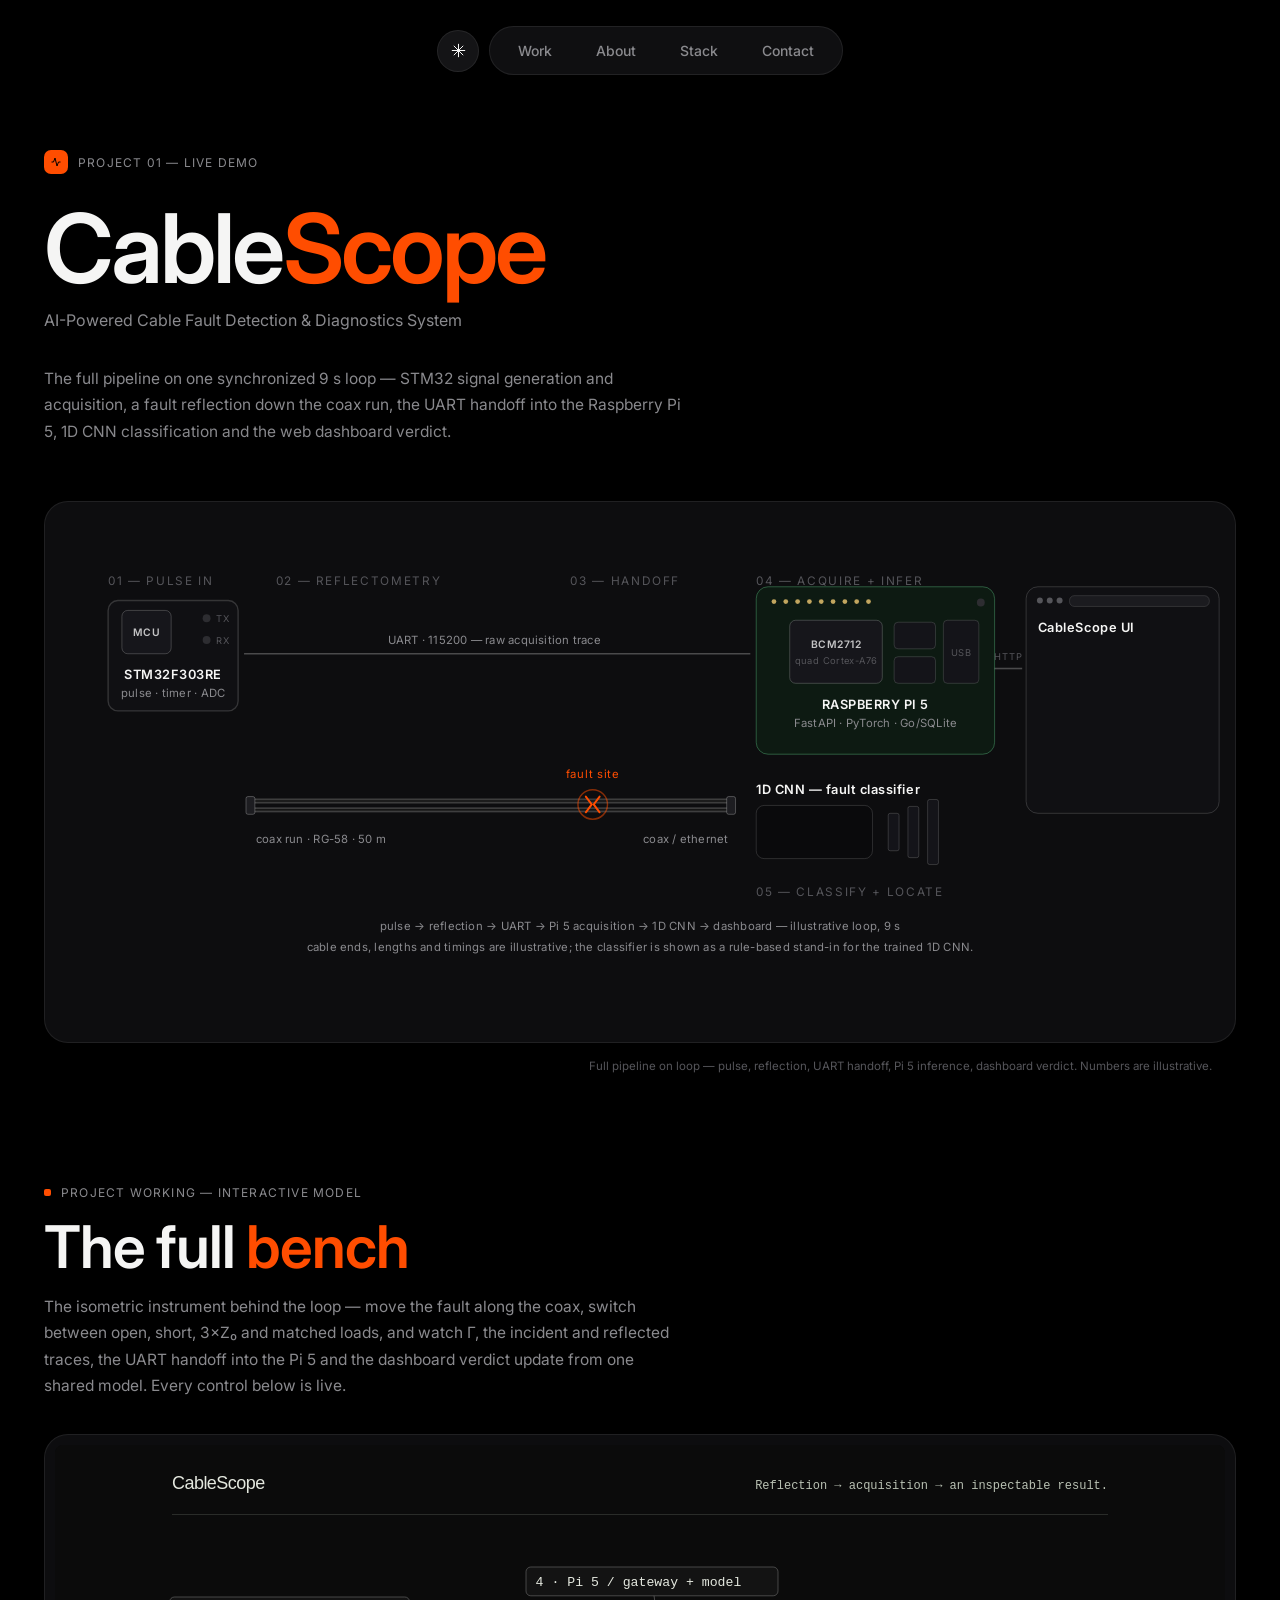
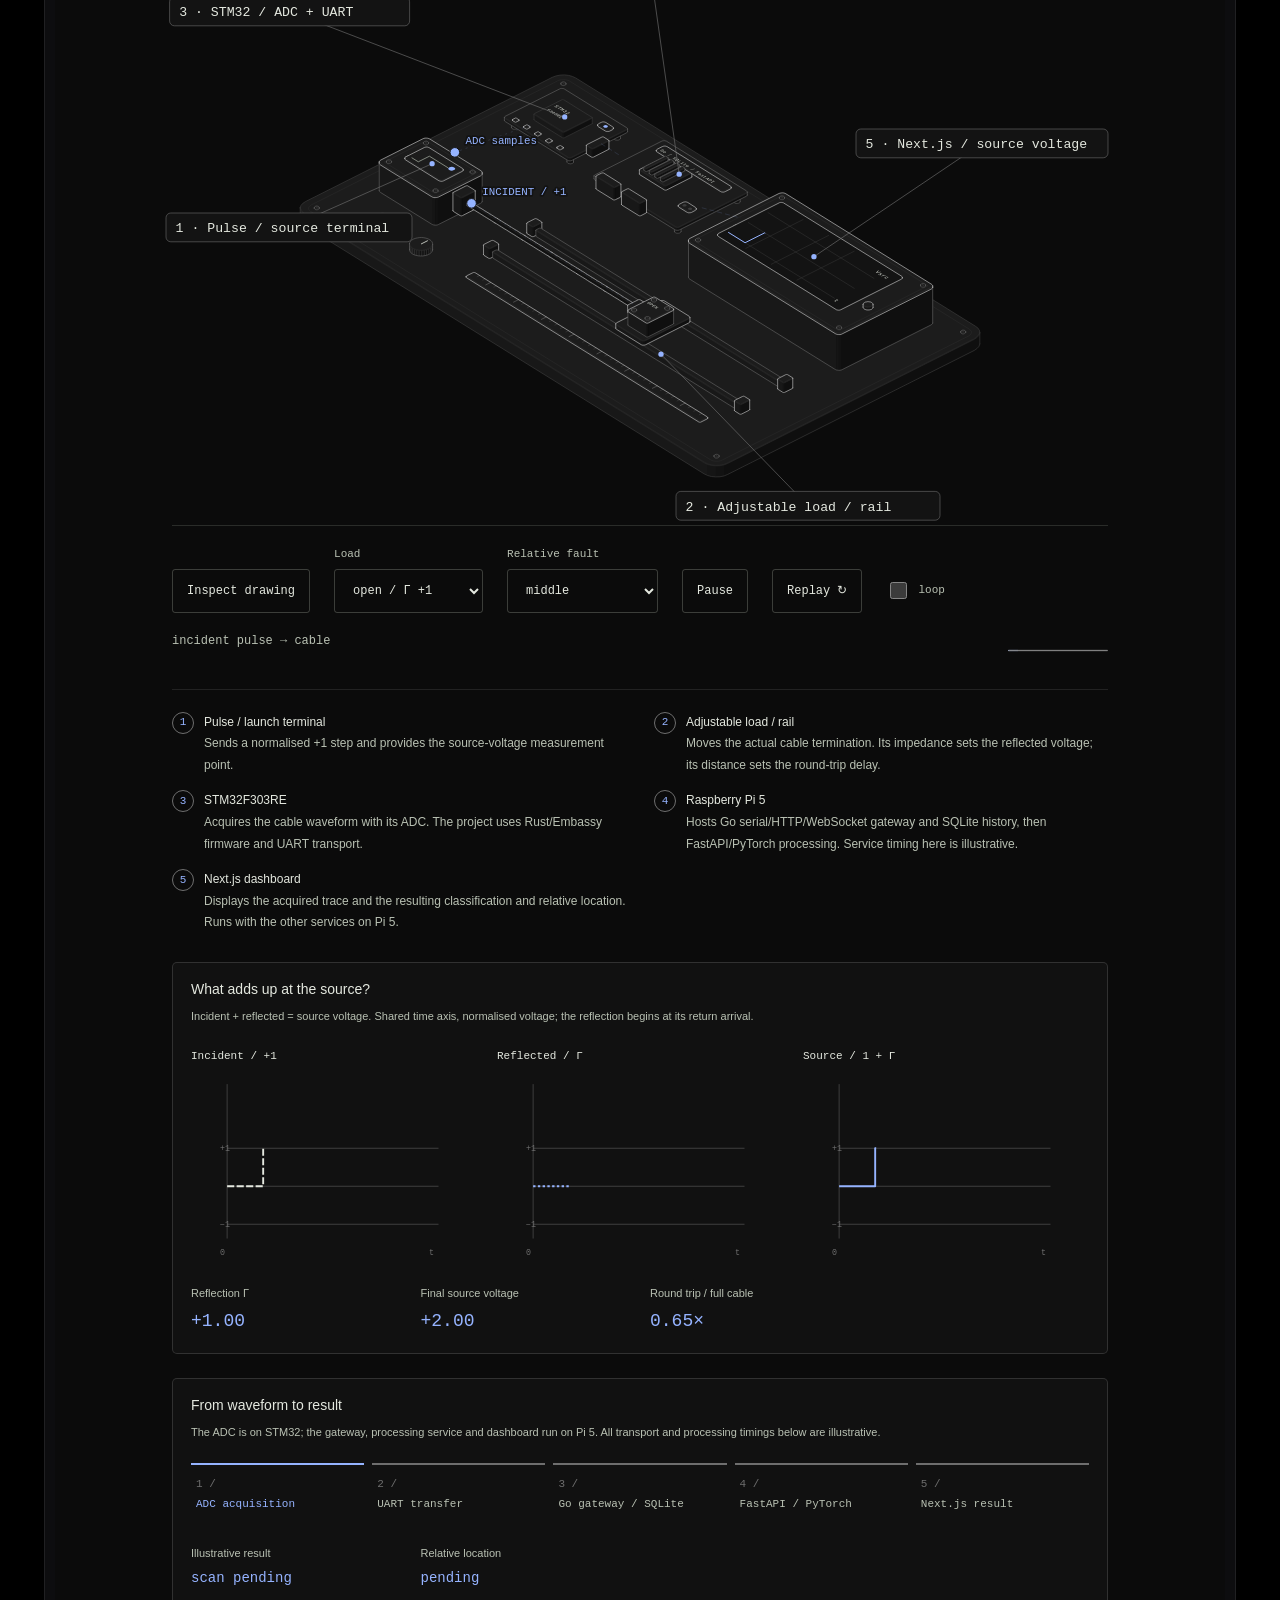
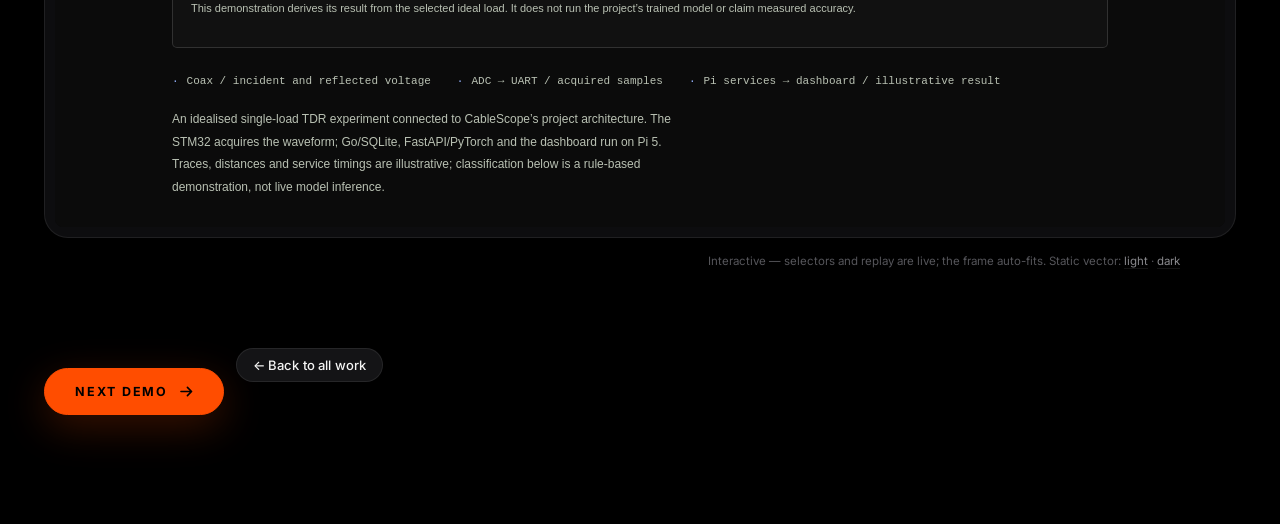
<file: demo-cablescope.html>
<!DOCTYPE html>
<html lang="en">
<head>
<meta charset="UTF-8" />
<meta name="viewport" content="width=device-width, initial-scale=1.0" />
<title>CableScope — Live Demo — Sarthak Bhagirath Patil</title>
<meta name="description" content="CableScope demo — animated pipeline: STM32 pulse, coax fault reflection, UART handoff, Raspberry Pi 5 acquisition, 1D CNN classification and the web dashboard verdict." />
<link rel="preconnect" href="https://fonts.googleapis.com">
<link rel="preconnect" href="https://fonts.gstatic.com" crossorigin>
<link href="https://fonts.googleapis.com/css2?family=Inter:wght@400;500;600;700&display=swap" rel="stylesheet">
<link rel="stylesheet" href="css/style.css?v=21" />
<link rel="stylesheet" href="css/demo.css?v=2" />
<link rel="icon" href="data:image/svg+xml,<svg xmlns='http://www.w3.org/2000/svg' viewBox='0 0 32 32'><rect width='32' height='32' rx='8' fill='%23ff4d00'/><text x='16' y='22' font-size='16' font-family='Arial' font-weight='bold' fill='white' text-anchor='middle'>S</text></svg>">
</head>
<body>

<nav class="nav show">
  <a class="nav-logo" href="index.html" aria-label="Home">
    <svg viewBox="0 0 24 24" width="15" height="15" fill="none" stroke="currentColor" stroke-width="1.6" stroke-linecap="round">
      <path d="M12 2v20M2 12h20M4.9 4.9l14.2 14.2M19.1 4.9L4.9 19.1"/>
    </svg>
  </a>
  <div class="nav-pill">
    <a href="index.html#work">Work</a>
    <a href="index.html#about">About</a>
    <a href="index.html#stack">Stack</a>
    <a href="index.html#contact">Contact</a>
  </div>
</nav>

<main class="demo-main">
  <p class="demo-kicker"><span class="chip-logo">
    <svg viewBox="0 0 24 24" width="12" height="12" fill="none" stroke="currentColor" stroke-width="2"><path d="M3 12h4l3-8 4 16 3-8h4"/></svg>
  </span> Project 01 — Live demo</p>

  <h1 class="demo-title">Cable<em>Scope</em></h1>
  <p class="demo-tag">AI-Powered Cable Fault Detection &amp; Diagnostics System</p>
  <p class="demo-copy">The full pipeline on one synchronized 9&nbsp;s loop — STM32 signal
  generation and acquisition, a fault reflection down the coax run, the UART handoff into
  the Raspberry Pi 5, 1D CNN classification and the web dashboard verdict.</p>

  <div class="figure-panel demo-figure">
    <svg class="fig" viewBox="0 0 1200 540" role="img" aria-label="CableScope pipeline — STM32 pulse, cable fault, reflection, Raspberry Pi 5, 1D CNN and web dashboard">
      <!-- ── 01 · STM32 pulse engine ── -->
      <rect x="60" y="96" width="132" height="112" rx="10" class="s-box"/>
      <rect x="74" y="106" width="50" height="44" rx="6" class="s-die"/>
      <text x="99" y="132" class="s-die-t" text-anchor="middle">MCU</text>
      <circle cx="160" cy="114" r="4" class="s-led cs-led-tx"/>
      <circle cx="160" cy="136" r="4" class="s-led s-led--rx cs-led-rx"/>
      <text x="170" y="118" class="s-micro">TX</text>
      <text x="170" y="140" class="s-micro">RX</text>
      <text x="126" y="176" class="s-label" text-anchor="middle">STM32F303RE</text>
      <text x="126" y="194" class="s-sub" text-anchor="middle">pulse · timer · ADC</text>
      <text x="60" y="80" class="s-num">01 — pulse in</text>

      <!-- ── 02 · the cable run ── -->
      <rect x="206" y="298" width="486" height="3" class="s-wire"/>
      <rect x="206" y="307" width="486" height="3" class="s-wire"/>
      <rect x="200" y="295" width="9" height="18" rx="2" class="s-conn"/>
      <rect x="688" y="295" width="9" height="18" rx="2" class="s-conn"/>
      <text x="210" y="342" class="s-sub">coax run · RG-58 · 50 m</text>
      <text x="690" y="342" class="s-sub" text-anchor="end">coax / ethernet</text>
      <g class="cs-fault">
        <circle cx="552" cy="303" r="15" class="s-fault-halo"/>
        <polyline points="545,295 551,303 545,311" class="s-jag"/>
        <polyline points="559,295 553,303 559,311" class="s-jag"/>
        <text x="552" y="276" class="s-accent" text-anchor="middle">fault site</text>
      </g>
      <text x="230" y="284" class="s-accent cs-dt">&#916;t = 5.21 &#181;s &#8594; 0.65 &#215; L</text>
      <circle cy="303" r="6" class="cs-pulse"/>
      <circle cy="303" r="6" class="cs-refl"/>
      <circle cx="552" cy="303" r="11" class="cs-impact"/>
      <text x="230" y="80" class="s-num">02 — reflectometry</text>

      <!-- ── 03 · UART handoff ── -->
      <path d="M198 150 H 712" class="s-link cs-uart-line"/>
      <text x="452" y="140" class="s-sub" text-anchor="middle">UART · 115200 — raw acquisition trace</text>
      <rect y="144" width="28" height="11" rx="3" class="cs-uart"/>
      <text x="585" y="80" class="s-num" text-anchor="middle">03 — handoff</text>

      <!-- ── 04 · Raspberry Pi 5 ── -->
      <rect x="718" y="82" width="242" height="170" rx="12" class="s-board"/>
      <g class="s-gpio">
        <circle cx="736" cy="97" r="2.4"/><circle cx="748" cy="97" r="2.4"/><circle cx="760" cy="97" r="2.4"/><circle cx="772" cy="97" r="2.4"/><circle cx="784" cy="97" r="2.4"/><circle cx="796" cy="97" r="2.4"/><circle cx="808" cy="97" r="2.4"/><circle cx="820" cy="97" r="2.4"/><circle cx="832" cy="97" r="2.4"/>
      </g>
      <rect x="752" y="116" width="94" height="64" rx="6" class="s-die"/>
      <text x="799" y="144" class="s-die-t" text-anchor="middle">BCM2712</text>
      <text x="799" y="160" class="s-die-t s-die-t--sub" text-anchor="middle">quad Cortex-A76</text>
      <rect x="858" y="118" width="42" height="27" rx="4" class="s-chip"/>
      <rect x="858" y="153" width="42" height="27" rx="4" class="s-chip"/>
      <rect x="908" y="116" width="36" height="64" rx="4" class="s-chip"/>
      <text x="926" y="152" class="s-die-t s-die-t--sub" text-anchor="middle">USB</text>
      <text x="839" y="206" class="s-label" text-anchor="middle">RASPBERRY PI 5</text>
      <text x="839" y="224" class="s-sub" text-anchor="middle">FastAPI · PyTorch · Go/SQLite</text>
      <circle cx="946" cy="98" r="4" class="s-led cs-led-pi"/>
      <text x="718" y="80" class="s-num">04 — acquire + infer</text>

      <!-- ── 05 · 1D CNN ── -->
      <text x="718" y="292" class="s-label">1D CNN — fault classifier</text>
      <rect x="718" y="304" width="118" height="54" rx="8" class="s-screen"/>
      <polyline class="cs-wave" pathLength="100" points="726,344 748,344 748,318 772,318 772,331 796,331 796,325 828,325"/>
      <rect x="852" y="312" width="11" height="38" rx="2" class="s-bar cs-bar1"/>
      <rect x="872" y="305" width="11" height="52" rx="2" class="s-bar cs-bar2"/>
      <rect x="892" y="298" width="11" height="66" rx="2" class="s-bar cs-bar3"/>
      <g class="cs-results">
        <rect x="912" y="308" width="98" height="26" rx="13" class="s-out-chip"/>
        <text x="961" y="325" class="s-out-t" text-anchor="middle">OPEN &#183; &#915; = +1</text>
        <rect x="912" y="342" width="98" height="6" rx="3" class="s-track"/>
        <rect x="912" y="342" width="93" height="6" rx="3" class="cs-conf"/>
        <text x="912" y="364" class="s-sub">confidence 96% &#183; location 0.65 &#215; L</text>
      </g>
      <text x="718" y="396" class="s-num">05 — classify + locate</text>

      <!-- ── 06 · web dashboard ── -->
      <path d="M960 165 H 988" class="s-link"/>
      <text x="974" y="156" class="s-micro" text-anchor="middle">HTTP</text>
      <rect x="992" y="82" width="196" height="230" rx="12" class="s-browser"/>
      <circle cx="1006" cy="96" r="3" class="s-dot"/><circle cx="1016" cy="96" r="3" class="s-dot"/><circle cx="1026" cy="96" r="3" class="s-dot"/>
      <rect x="1036" y="91" width="142" height="11" rx="5" class="s-url"/>
      <text x="1004" y="128" class="s-label">CableScope UI</text>
      <g class="cs-results">
        <text x="1004" y="152" class="s-sub">fault type</text>
        <text x="1004" y="171" class="s-out-t">OPEN CIRCUIT</text>
        <text x="1004" y="197" class="s-sub">location</text>
        <rect x="1004" y="205" width="172" height="8" rx="4" class="s-track"/>
        <rect x="1004" y="205" width="112" height="8" rx="4" class="cs-uifill"/>
        <text x="1004" y="232" class="s-sub">0.65 &#215; L &#8776; 32.5 m</text>
        <rect x="1004" y="242" width="172" height="10" rx="5" class="s-track"/>
        <circle cx="1116" cy="247" r="4" class="cs-uimark"/>
        <text x="1004" y="282" class="s-accent">&#915; = +1 &#183; confidence 96%</text>
      </g>
      <text x="600" y="430" class="s-sub" text-anchor="middle">pulse &#8594; reflection &#8594; UART &#8594; Pi 5 acquisition &#8594; 1D CNN &#8594; dashboard &#8212; illustrative loop, 9 s</text>
      <text x="600" y="452" class="s-sub s-sub--faint" text-anchor="middle">cable ends, lengths and timings are illustrative; the classifier is shown as a rule-based stand-in for the trained 1D CNN.</text>
    </svg>
  </div>
  <p class="swipe-hint">&#8592; swipe the figure &#8594;</p>
  <p class="foot-note demo-foot">Full pipeline on loop — pulse, reflection, UART handoff, Pi 5 inference, dashboard verdict. Numbers are illustrative.</p>

  <section class="demo-model" id="model">
    <p class="demo-model-kicker">Project working — interactive model</p>
    <h2 class="demo-model-title">The full <em>bench</em></h2>
    <p class="demo-model-sub">The isometric instrument behind the loop — move the fault along the
    coax, switch between open, short, 3&#215;Z&#8320; and matched loads, and watch &#915;, the incident
    and reflected traces, the UART handoff into the Pi&nbsp;5 and the dashboard verdict update
    from one shared model. Every control below is live.</p>
    <div class="figure-panel demo-model-frame">
      <iframe data-anatomy-embed src="figures/cablescope.html?theme=dark&amp;autoplay=1" title="CableScope interactive isometric model — terminated coax, reflection traces and the Pi 5 pipeline" loading="lazy"></iframe>
    </div>
    <p class="foot-note demo-model-foot">Interactive — selectors and replay are live; the frame auto-fits. Static vector: <a href="figures/cablescope.svg">light</a> &#183; <a href="figures/cablescope-dark.svg">dark</a></p>
  </section>

  <div class="demo-actions">
    <a class="demo-btn" href="demo-privacypi.html">Next demo
      <svg viewBox="0 0 14 12" width="13" height="11" fill="none" stroke="currentColor" stroke-width="1.8" stroke-linecap="round" stroke-linejoin="round"><path d="M1 6h11M8 1.5 12.5 6 8 10.5"/></svg>
    </a>
    <a class="pill" href="index.html#p-cablescope">&#8592; Back to all work</a>
  </div>
</main>

<script defer src="figures/embed.js"></script>
</body>
</html>
</file>
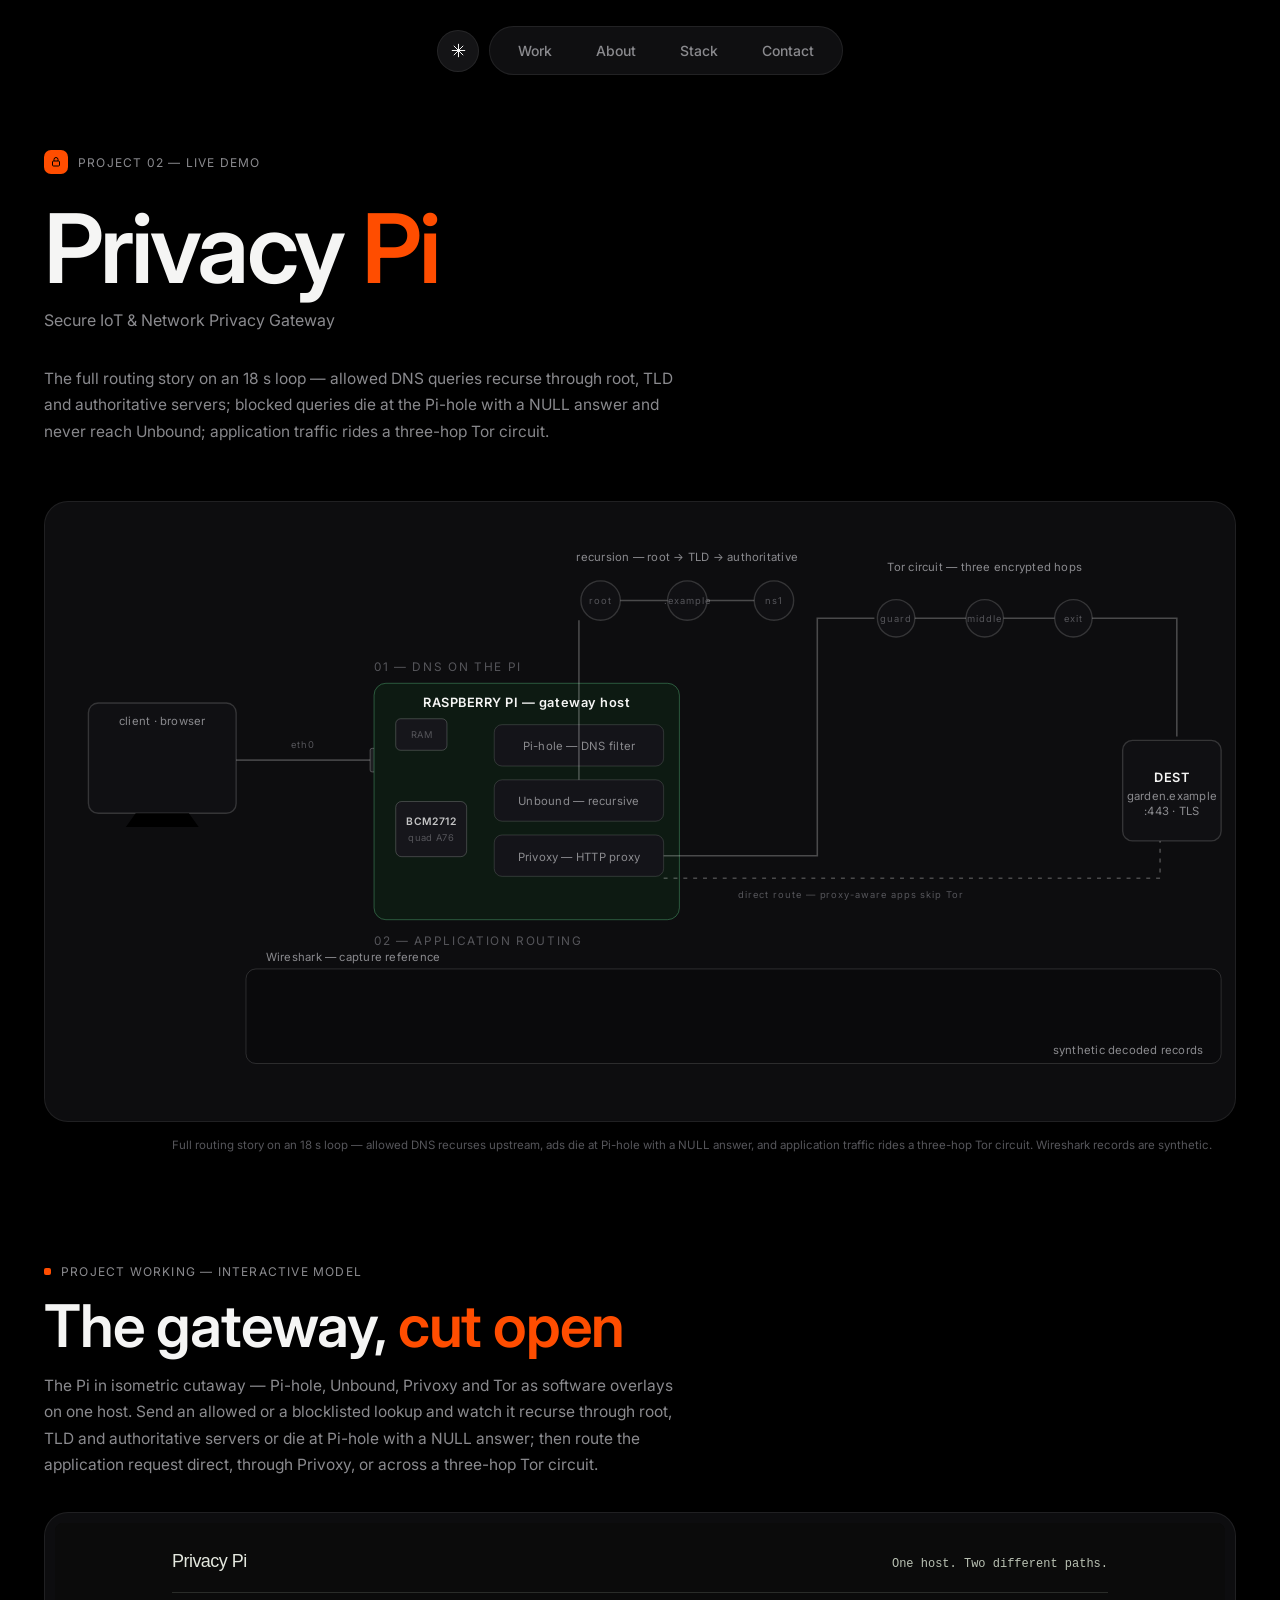
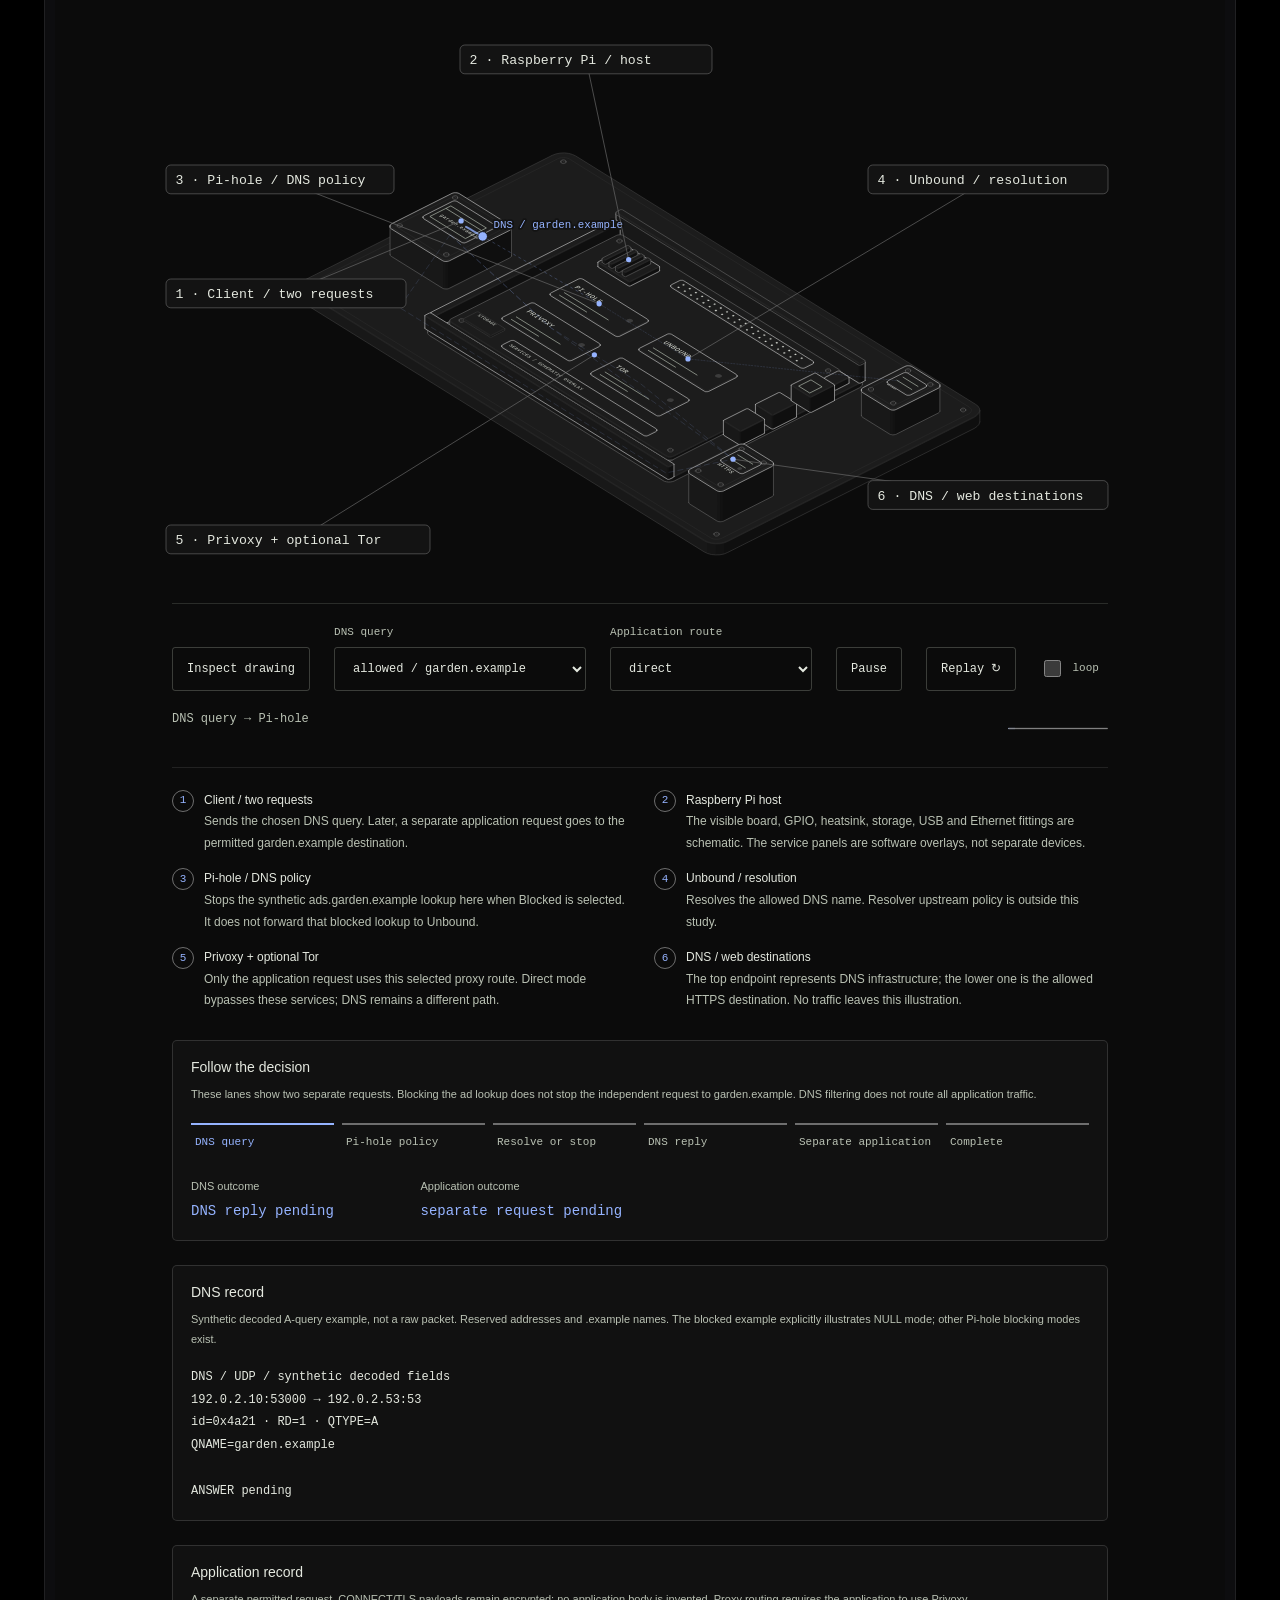
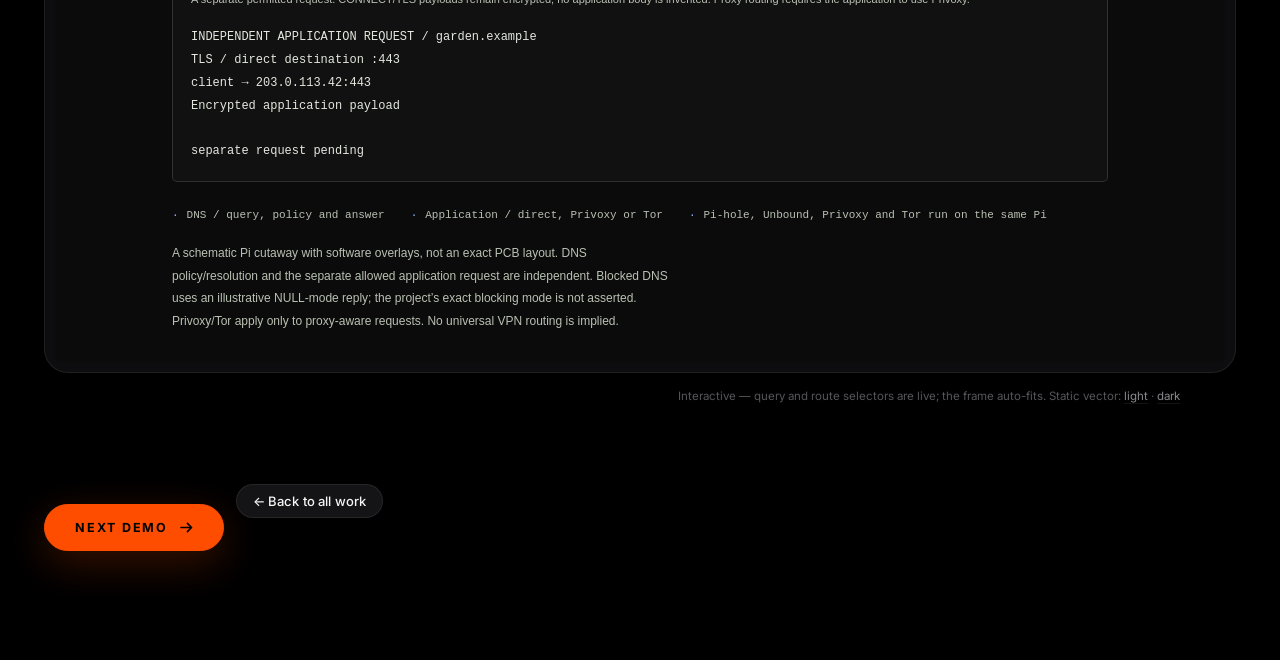
<file: demo-privacypi.html>
<!DOCTYPE html>
<html lang="en">
<head>
<meta charset="UTF-8" />
<meta name="viewport" content="width=device-width, initial-scale=1.0" />
<title>Privacy Pi — Live Demo — Sarthak Bhagirath Patil</title>
<meta name="description" content="Privacy Pi demo — animated routing story: DNS query, Pi-hole blocklist scan, recursive resolution, blocked NULL answers and a three-hop Tor circuit." />
<link rel="preconnect" href="https://fonts.googleapis.com">
<link rel="preconnect" href="https://fonts.gstatic.com" crossorigin>
<link href="https://fonts.googleapis.com/css2?family=Inter:wght@400;500;600;700&display=swap" rel="stylesheet">
<link rel="stylesheet" href="css/style.css?v=21" />
<link rel="stylesheet" href="css/demo.css?v=2" />
<link rel="icon" href="data:image/svg+xml,<svg xmlns='http://www.w3.org/2000/svg' viewBox='0 0 32 32'><rect width='32' height='32' rx='8' fill='%23ff4d00'/><text x='16' y='22' font-size='16' font-family='Arial' font-weight='bold' fill='white' text-anchor='middle'>S</text></svg>">
</head>
<body>

<nav class="nav show">
  <a class="nav-logo" href="index.html" aria-label="Home">
    <svg viewBox="0 0 24 24" width="15" height="15" fill="none" stroke="currentColor" stroke-width="1.6" stroke-linecap="round">
      <path d="M12 2v20M2 12h20M4.9 4.9l14.2 14.2M19.1 4.9L4.9 19.1"/>
    </svg>
  </a>
  <div class="nav-pill">
    <a href="index.html#work">Work</a>
    <a href="index.html#about">About</a>
    <a href="index.html#stack">Stack</a>
    <a href="index.html#contact">Contact</a>
  </div>
</nav>

<main class="demo-main">
  <p class="demo-kicker"><span class="chip-logo">
    <svg viewBox="0 0 24 24" width="12" height="12" fill="none" stroke="currentColor" stroke-width="2"><rect x="5" y="10" width="14" height="10" rx="2"/><path d="M8 10V7a4 4 0 0 1 8 0v3"/></svg>
  </span> Project 02 — Live demo</p>

  <h1 class="demo-title">Privacy&nbsp;<em>Pi</em></h1>
  <p class="demo-tag">Secure IoT &amp; Network Privacy Gateway</p>
  <p class="demo-copy">The full routing story on an 18&nbsp;s loop — allowed DNS queries recurse
  through root, TLD and authoritative servers; blocked queries die at the Pi-hole with a NULL
  answer and never reach Unbound; application traffic rides a three-hop Tor circuit.</p>

  <div class="figure-panel demo-figure">
    <svg class="fig" viewBox="0 0 1200 620" role="img" aria-label="Privacy Pi — DNS resolution with Pi-hole and Unbound, blocked queries, and Privoxy or Tor application routing">
      <!-- client laptop -->
      <rect x="40" y="200" width="150" height="112" rx="10" class="s-box"/>
      <polyline points="88,312 142,312 152,326 78,326" class="s-stand"/>
      <text x="115" y="222" class="s-sub" text-anchor="middle">client · browser</text>
      <g class="pp-line pp-line1"><text x="52" y="248" class="s-ok">garden.example</text><text x="176" y="248" class="s-ok" text-anchor="end">&#10003;</text></g>
      <g class="pp-line pp-line2"><text x="52" y="266" class="s-accent">ads.example</text><text x="176" y="266" class="s-accent" text-anchor="end">&#10005; 0.0.0.0</text></g>
      <g class="pp-line pp-line3"><text x="52" y="284" class="s-ok">GET / via Tor</text><text x="176" y="284" class="s-ok" text-anchor="end">&#10003; 200</text></g>

      <!-- ethernet into the Pi -->
      <line x1="190" y1="258" x2="328" y2="258" class="s-wire"/>
      <rect x="326" y="246" width="10" height="24" rx="2" class="s-conn"/>
      <text x="258" y="246" class="s-micro" text-anchor="middle">eth0</text>

      <!-- the Pi — gateway host -->
      <rect x="330" y="180" width="310" height="240" rx="12" class="s-board"/>
      <text x="485" y="204" class="s-label" text-anchor="middle">RASPBERRY PI — gateway host</text>
      <rect x="352" y="216" width="52" height="32" rx="5" class="s-die"/>
      <text x="378" y="236" class="s-die-t s-die-t--sub" text-anchor="middle">RAM</text>
      <rect x="352" y="300" width="72" height="56" rx="6" class="s-die"/>
      <text x="388" y="324" class="s-die-t" text-anchor="middle">BCM2712</text>
      <text x="388" y="340" class="s-die-t s-die-t--sub" text-anchor="middle">quad A76</text>
      <g class="pp-g-pihole">
        <rect x="452" y="222" width="172" height="42" rx="8" class="s-chip"/>
        <text x="538" y="248" class="s-sub" text-anchor="middle">Pi-hole — DNS filter</text>
      </g>
      <g class="pp-g-unbound">
        <rect x="452" y="278" width="172" height="42" rx="8" class="s-chip"/>
        <text x="538" y="304" class="s-sub" text-anchor="middle">Unbound — recursive</text>
      </g>
      <g class="pp-g-privoxy">
        <rect x="452" y="334" width="172" height="42" rx="8" class="s-chip"/>
        <text x="538" y="360" class="s-sub" text-anchor="middle">Privoxy — HTTP proxy</text>
      </g>
      <text x="538" y="410" class="s-accent pp-bypass" text-anchor="middle">Unbound never reached</text>
      <text x="330" y="168" class="s-num">01 — DNS on the Pi</text>

      <!-- upstream resolvers -->
      <path d="M538 278 V 116" class="s-link pp-uplink"/>
      <circle cx="560" cy="96" r="20" class="s-box pp-g-root"/>
      <text x="560" y="100" class="s-micro" text-anchor="middle">root</text>
      <circle cx="648" cy="96" r="20" class="s-box pp-g-tld"/>
      <text x="648" y="100" class="s-micro" text-anchor="middle">.example</text>
      <circle cx="736" cy="96" r="20" class="s-box pp-g-auth"/>
      <text x="736" y="100" class="s-micro" text-anchor="middle">ns1</text>
      <line x1="580" y1="96" x2="628" y2="96" class="s-link"/>
      <line x1="668" y1="96" x2="716" y2="96" class="s-link"/>
      <text x="648" y="56" class="s-sub" text-anchor="middle">recursion — root &#8594; TLD &#8594; authoritative</text>
      <g class="pp-probe"><circle r="4.5" fill="rgba(140,255,190,.95)"/></g>
      <g class="pp-ans"><circle r="4.5" fill="rgba(140,255,190,.95)"/><text y="-10" class="s-ok" text-anchor="middle">A 203.0.113.42</text></g>

      <!-- DNS query packets -->
      <g class="pp-q1"><circle r="5" fill="rgba(140,255,190,.95)"/><text y="-10" class="s-ok" text-anchor="middle">garden.example</text></g>
      <g class="pp-q2"><circle r="5" fill="var(--accent)"/><text y="-10" class="s-accent" text-anchor="middle">ads.example</text></g>
      <g class="pp-null"><circle r="5" fill="var(--accent)"/><text y="-10" class="s-accent" text-anchor="middle">0.0.0.0 · NULL</text></g>
      <text x="700" y="222" class="s-accent pp-block" text-anchor="middle">&#10005; blocklist hit — NULL answer</text>

      <!-- Tor circuit -->
      <path d="M624 355 H 780 V 114 H 838" class="s-link"/>
      <circle cx="860" cy="114" r="19" class="s-box pp-g-rel1"/>
      <text x="860" y="118" class="s-micro" text-anchor="middle">guard</text>
      <line x1="879" y1="114" x2="931" y2="114" class="s-link"/>
      <circle cx="950" cy="114" r="19" class="s-box pp-g-rel2"/>
      <text x="950" y="118" class="s-micro" text-anchor="middle">middle</text>
      <line x1="969" y1="114" x2="1021" y2="114" class="s-link"/>
      <circle cx="1040" cy="114" r="19" class="s-box pp-g-rel3"/>
      <text x="1040" y="118" class="s-micro" text-anchor="middle">exit</text>
      <path d="M1059 114 H 1145 V 234" class="s-link"/>
      <text x="950" y="66" class="s-sub" text-anchor="middle">Tor circuit — three encrypted hops</text>
      <text x="330" y="446" class="s-num">02 — application routing</text>

      <!-- destination -->
      <rect x="1090" y="238" width="100" height="102" rx="10" class="s-box pp-g-dest"/>
      <text x="1140" y="280" class="s-label" text-anchor="middle">DEST</text>
      <text x="1140" y="298" class="s-sub" text-anchor="middle">garden.example</text>
      <text x="1140" y="314" class="s-sub" text-anchor="middle">:443 · TLS</text>

      <!-- direct route wire -->
      <path d="M624 378 H 1128 V 340" class="s-link s-link--dotted"/>
      <text x="700" y="398" class="s-micro">direct route — proxy-aware apps skip Tor</text>

      <!-- application packets -->
      <g class="pp-app1"><circle r="5" fill="rgba(255,255,255,.92)"/><text y="-10" class="s-label" text-anchor="middle">GET /</text></g>

      <!-- wireshark strip -->
      <rect x="200" y="470" width="990" height="96" rx="10" class="s-screen"/>
      <text x="220" y="462" class="s-sub">Wireshark — capture reference</text>
      <g class="pp-wlog">
        <rect x="222" y="486" width="300" height="6" rx="3"/>
        <rect x="222" y="506" width="240" height="6" rx="3"/>
        <rect x="222" y="526" width="340" height="6" rx="3"/>
        <rect x="222" y="546" width="200" height="6" rx="3"/>
      </g>
      <text x="1172" y="556" class="s-sub" text-anchor="end">synthetic decoded records</text>
    </svg>
  </div>
  <p class="swipe-hint">&#8592; swipe the figure &#8594;</p>
  <p class="foot-note demo-foot">Full routing story on an 18 s loop — allowed DNS recurses upstream, ads die at Pi-hole with a NULL answer, and application traffic rides a three-hop Tor circuit. Wireshark records are synthetic.</p>

  <section class="demo-model" id="model">
    <p class="demo-model-kicker">Project working — interactive model</p>
    <h2 class="demo-model-title">The gateway, <em>cut open</em></h2>
    <p class="demo-model-sub">The Pi in isometric cutaway — Pi-hole, Unbound, Privoxy and Tor as
    software overlays on one host. Send an allowed or a blocklisted lookup and watch it recurse
    through root, TLD and authoritative servers or die at Pi-hole with a NULL answer; then route
    the application request direct, through Privoxy, or across a three-hop Tor circuit.</p>
    <div class="figure-panel demo-model-frame">
      <iframe data-anatomy-embed src="figures/privacy-pi.html?theme=dark&amp;autoplay=1" title="Privacy Pi interactive cutaway — Pi-hole, Unbound, Privoxy and Tor routing on one Raspberry Pi" loading="lazy"></iframe>
    </div>
    <p class="foot-note demo-model-foot">Interactive — query and route selectors are live; the frame auto-fits. Static vector: <a href="figures/privacy-pi.svg">light</a> &#183; <a href="figures/privacy-pi-dark.svg">dark</a></p>
  </section>

  <div class="demo-actions">
    <a class="demo-btn" href="demo-slipperzero.html">Next demo
      <svg viewBox="0 0 14 12" width="13" height="11" fill="none" stroke="currentColor" stroke-width="1.8" stroke-linecap="round" stroke-linejoin="round"><path d="M1 6h11M8 1.5 12.5 6 8 10.5"/></svg>
    </a>
    <a class="pill" href="index.html#p-privacypi">&#8592; Back to all work</a>
  </div>
</main>

<script defer src="figures/embed.js"></script>
</body>
</html>
</file>
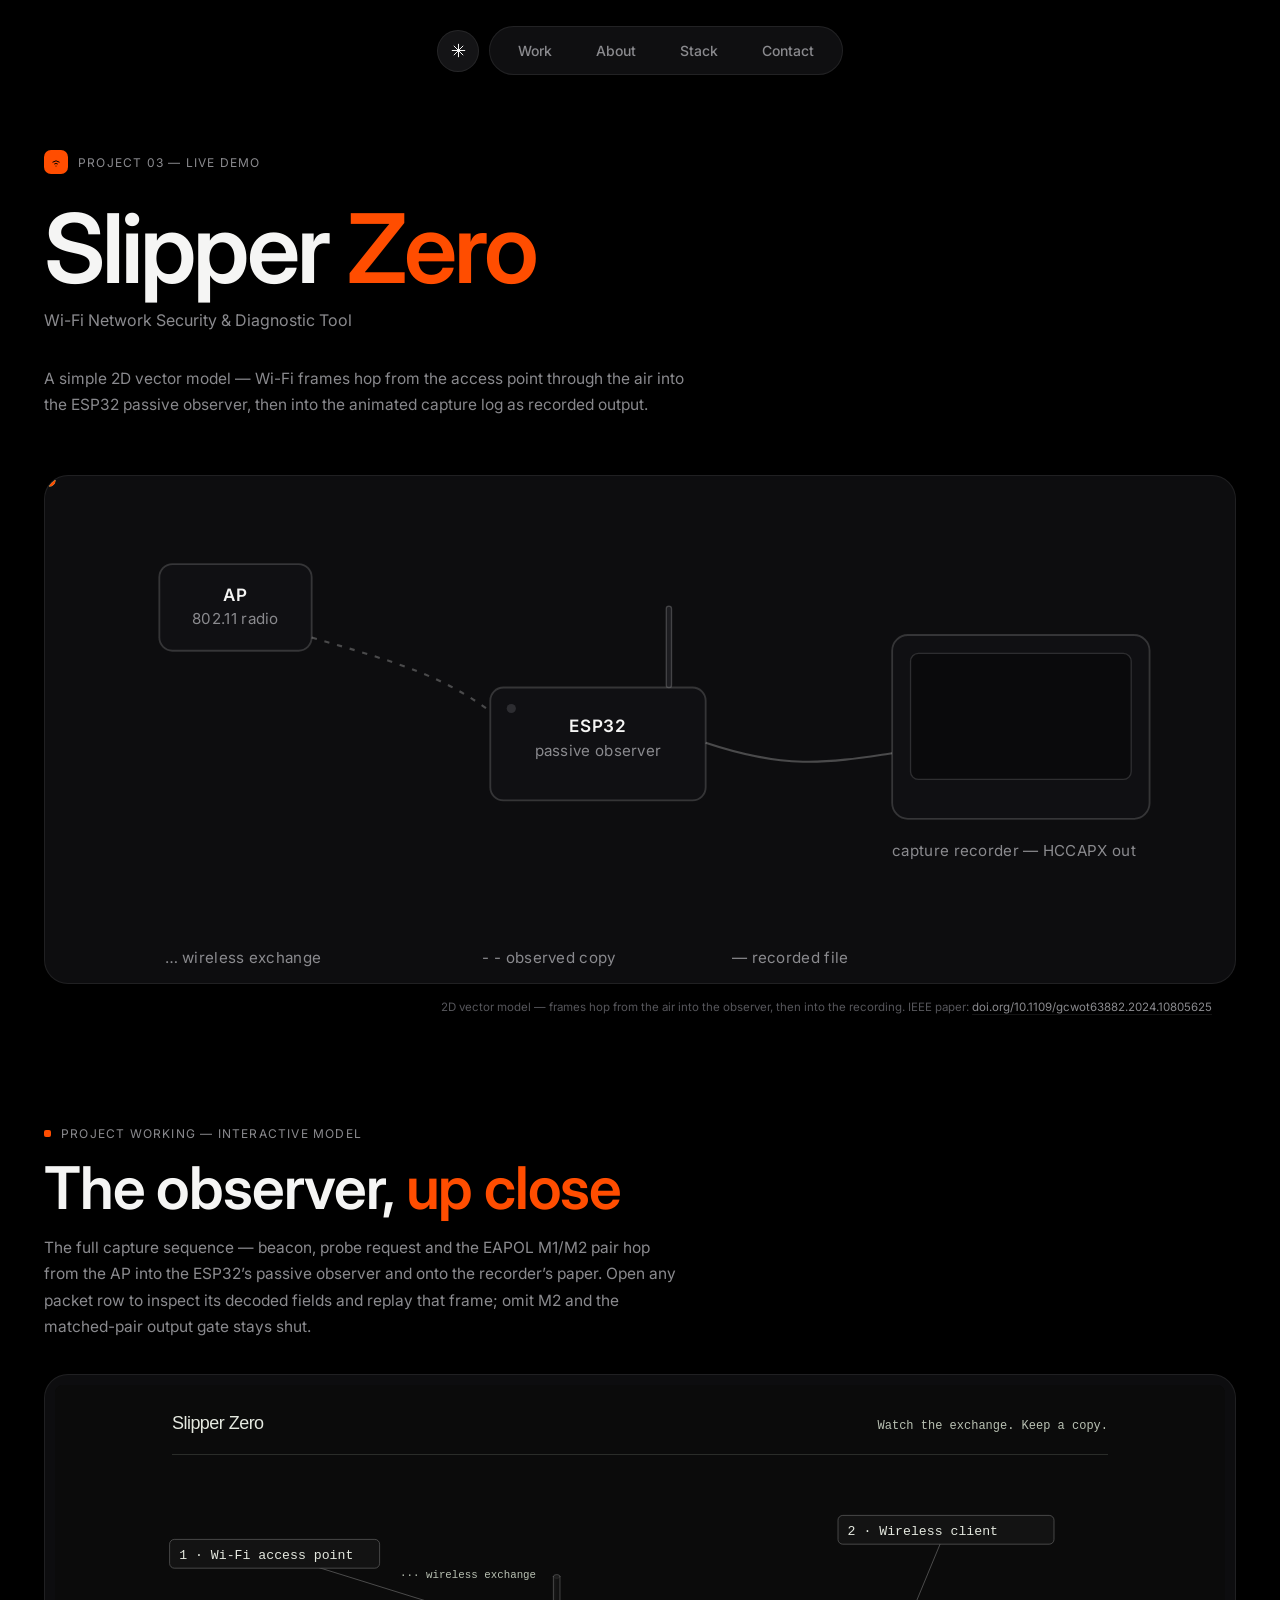
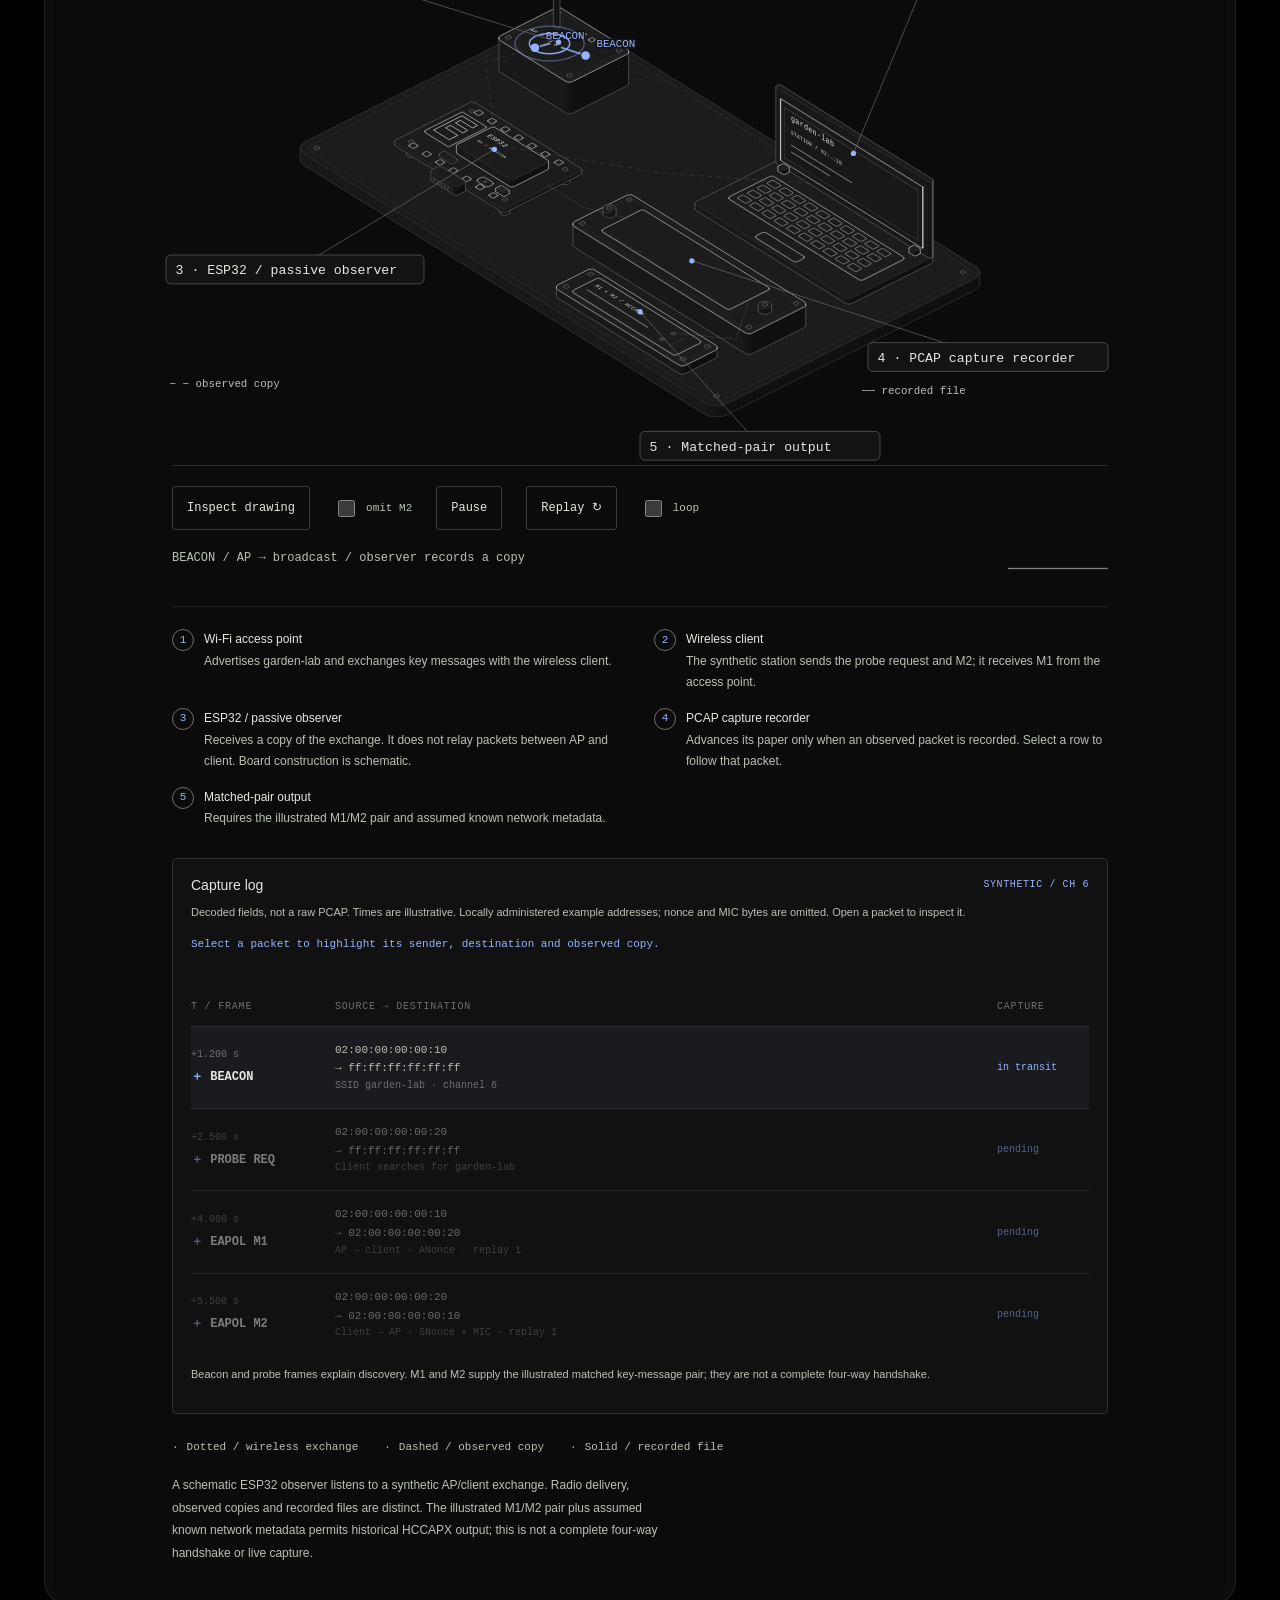
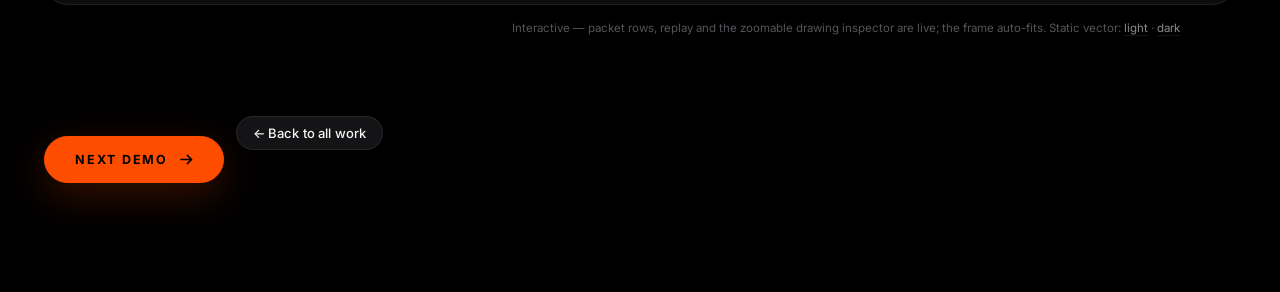
<file: demo-slipperzero.html>
<!DOCTYPE html>
<html lang="en">
<head>
<meta charset="UTF-8" />
<meta name="viewport" content="width=device-width, initial-scale=1.0" />
<title>Slipper Zero — Live Demo — Sarthak Bhagirath Patil</title>
<meta name="description" content="Slipper Zero demo — animated 2D model: Wi-Fi frames hop from the access point into the ESP32 observer and into a live capture log." />
<link rel="preconnect" href="https://fonts.googleapis.com">
<link rel="preconnect" href="https://fonts.gstatic.com" crossorigin>
<link href="https://fonts.googleapis.com/css2?family=Inter:wght@400;500;600;700&display=swap" rel="stylesheet">
<link rel="stylesheet" href="css/style.css?v=21" />
<link rel="stylesheet" href="css/demo.css?v=2" />
<link rel="icon" href="data:image/svg+xml,<svg xmlns='http://www.w3.org/2000/svg' viewBox='0 0 32 32'><rect width='32' height='32' rx='8' fill='%23ff4d00'/><text x='16' y='22' font-size='16' font-family='Arial' font-weight='bold' fill='white' text-anchor='middle'>S</text></svg>">
</head>
<body>

<nav class="nav show">
  <a class="nav-logo" href="index.html" aria-label="Home">
    <svg viewBox="0 0 24 24" width="15" height="15" fill="none" stroke="currentColor" stroke-width="1.6" stroke-linecap="round">
      <path d="M12 2v20M2 12h20M4.9 4.9l14.2 14.2M19.1 4.9L4.9 19.1"/>
    </svg>
  </a>
  <div class="nav-pill">
    <a href="index.html#work">Work</a>
    <a href="index.html#about">About</a>
    <a href="index.html#stack">Stack</a>
    <a href="index.html#contact">Contact</a>
  </div>
</nav>

<main class="demo-main">
  <p class="demo-kicker"><span class="chip-logo">
    <svg viewBox="0 0 24 24" width="12" height="12" fill="none" stroke="currentColor" stroke-width="2"><path d="M5 12.55a11 11 0 0 1 14.08 0"/><path d="M8.53 16.11a6 6 0 0 1 6.95 0"/><circle cx="12" cy="20" r="1" fill="currentColor" stroke="none"/></svg>
  </span> Project 03 — Live demo</p>

  <h1 class="demo-title">Slipper&nbsp;<em>Zero</em></h1>
  <p class="demo-tag">Wi-Fi Network Security &amp; Diagnostic Tool</p>
  <p class="demo-copy">A simple 2D vector model — Wi-Fi frames hop from the access point
  through the air into the ESP32 passive observer, then into the animated capture log
  as recorded output.</p>

  <div class="figure-panel demo-figure">
    <svg class="fig" viewBox="0 0 900 380" role="img" aria-label="Slipper Zero - ESP32 observing Wi-Fi frames and recording a capture log">
      <rect x="84" y="64" width="116" height="66" rx="10" class="s-box"/>
      <text x="142" y="92" class="s-label" text-anchor="middle">AP</text>
      <text x="142" y="110" class="s-sub" text-anchor="middle">802.11 radio</text>
      <g class="s-arcs">
        <path d="M116 54 q26 -20 52 0"/>
        <path d="M106 54 q36 -30 72 0"/>
        <path d="M96 54 q46 -40 92 0"/>
      </g>
      <path d="M200 120 C 270 140, 300 150, 336 176" class="s-link s-link--dotted"/>
      <rect x="336" y="158" width="164" height="86" rx="10" class="s-box"/>
      <rect x="470" y="96" width="4" height="62" rx="2" class="s-ant"/>
      <text x="418" y="192" class="s-label" text-anchor="middle">ESP32</text>
      <text x="418" y="210" class="s-sub" text-anchor="middle">passive observer</text>
      <circle cx="352" cy="174" r="3.5" class="s-led"/>
      <path d="M500 200 C 560 220, 590 216, 642 208" class="s-link"/>
      <rect x="642" y="118" width="196" height="140" rx="12" class="s-box"/>
      <rect x="656" y="132" width="168" height="96" rx="6" class="s-screen"/>
      <g class="s-log">
        <rect x="666" y="144" width="120" height="6" rx="3"/>
        <rect x="666" y="160" width="88"  height="6" rx="3"/>
        <rect x="666" y="176" width="140" height="6" rx="3"/>
        <rect x="666" y="192" width="64"  height="6" rx="3"/>
        <rect x="666" y="208" width="104" height="6" rx="3"/>
      </g>
      <text x="642" y="286" class="s-sub">capture recorder — HCCAPX out</text>
      <circle r="5" class="frame frame--air"/>
      <circle r="5" class="frame frame--rec"/>
      <text x="88" y="368" class="s-sub">&#8230; wireless exchange</text>
      <text x="330" y="368" class="s-sub">- - observed copy</text>
      <text x="520" y="368" class="s-sub">— recorded file</text>
    </svg>
  </div>
  <p class="swipe-hint">&#8592; swipe the figure &#8594;</p>
  <p class="foot-note demo-foot">2D vector model — frames hop from the air into the observer, then into the recording. IEEE paper: <a href="https://doi.org/10.1109/gcwot63882.2024.10805625" target="_blank" rel="noopener">doi.org/10.1109/gcwot63882.2024.10805625</a></p>

  <section class="demo-model" id="model">
    <p class="demo-model-kicker">Project working — interactive model</p>
    <h2 class="demo-model-title">The observer, <em>up close</em></h2>
    <p class="demo-model-sub">The full capture sequence — beacon, probe request and the EAPOL
    M1/M2 pair hop from the AP into the ESP32&#8217;s passive observer and onto the recorder&#8217;s
    paper. Open any packet row to inspect its decoded fields and replay that frame; omit M2
    and the matched-pair output gate stays shut.</p>
    <div class="figure-panel demo-model-frame">
      <iframe data-anatomy-embed src="figures/slipper-zero.html?theme=dark&amp;autoplay=1" title="Slipper Zero interactive isometric model — AP radio exchange, ESP32 observer and capture recorder" loading="lazy"></iframe>
    </div>
    <p class="foot-note demo-model-foot">Interactive — packet rows, replay and the zoomable drawing inspector are live; the frame auto-fits. Static vector: <a href="figures/slipper-zero.svg">light</a> &#183; <a href="figures/slipper-zero-dark.svg">dark</a></p>
  </section>

  <div class="demo-actions">
    <a class="demo-btn" href="demo-cablescope.html">Next demo
      <svg viewBox="0 0 14 12" width="13" height="11" fill="none" stroke="currentColor" stroke-width="1.8" stroke-linecap="round" stroke-linejoin="round"><path d="M1 6h11M8 1.5 12.5 6 8 10.5"/></svg>
    </a>
    <a class="pill" href="index.html#p-slipperzero">&#8592; Back to all work</a>
  </div>
</main>

<script defer src="figures/embed.js"></script>
</body>
</html>
</file>
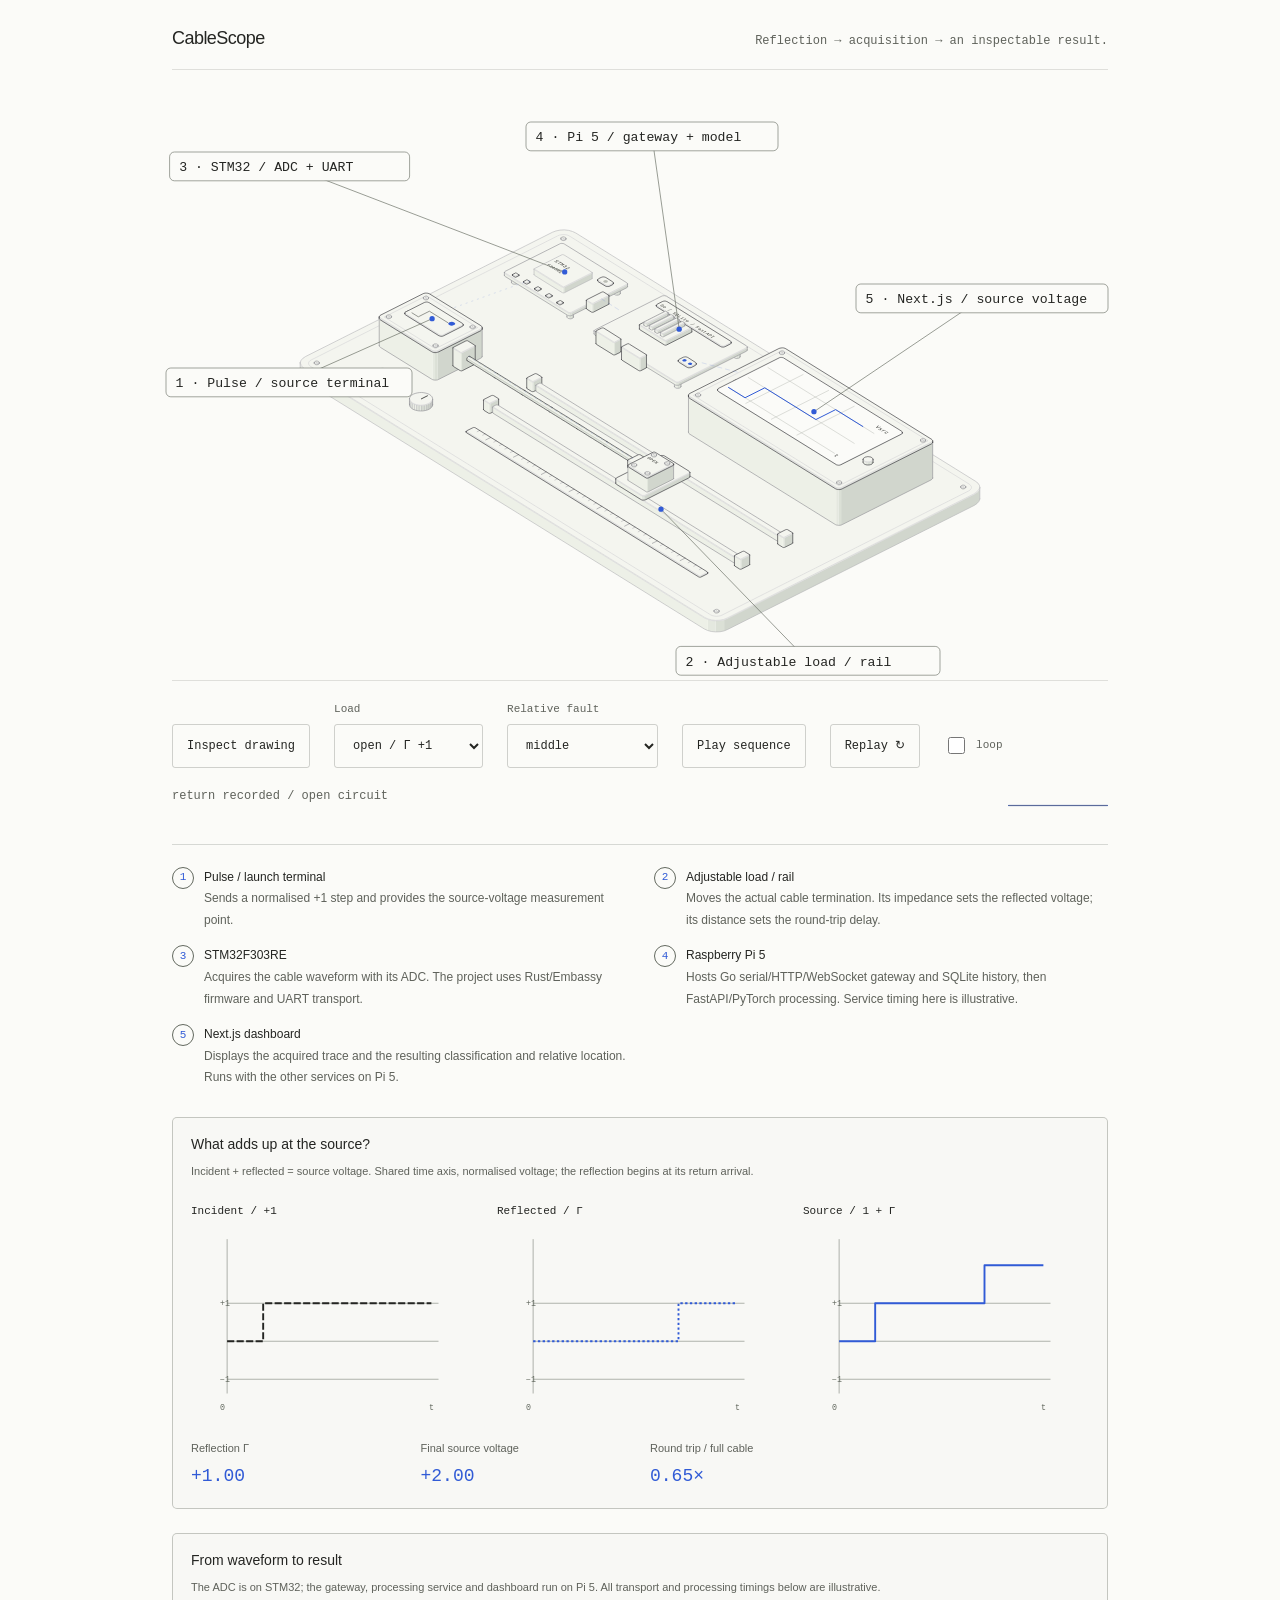
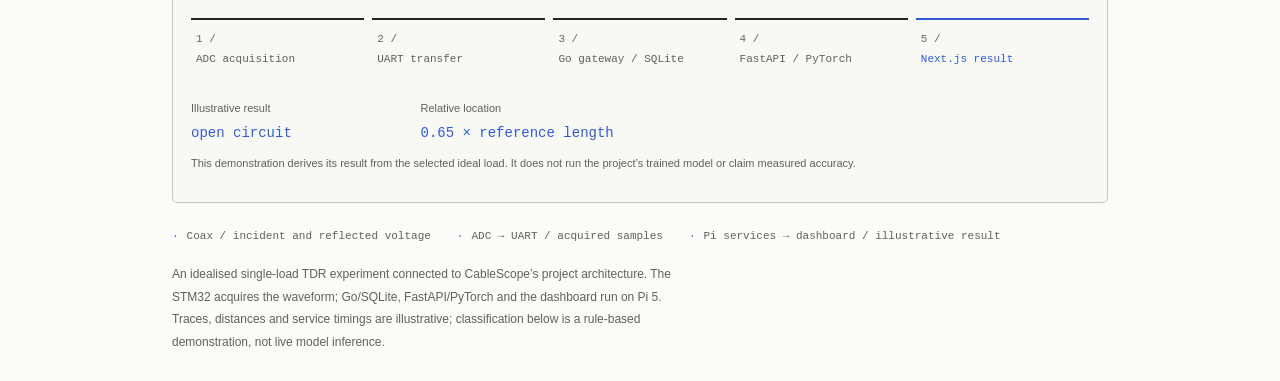
<file: figures/cablescope.html>
<!doctype html><html lang="en"><head><meta charset="utf-8"><meta name="viewport" content="width=device-width,initial-scale=1"><meta name="description" content="An idealised single-load TDR experiment connected to CableScope’s project architecture. The STM32 acquires the waveform; Go/SQLite, FastAPI/PyTorch and the dashboard run on Pi 5. Traces, distances and service timings are illustrative; classification below is a rule-based demonstration, not live model inference."><title>CableScope / project anatomy</title><style>
.iso{
  --anatomy-page:#0b0b0b;--anatomy-card:#131313;--anatomy-text:#a3a3a3;--anatomy-strong:#e6e6e6;--anatomy-muted:#6e6e6e;
  --anatomy-paper:#131313;--anatomy-face:#1b1b1b;--anatomy-top:#1c1c1c;
  --anatomy-shade-0:#0f0f0f;--anatomy-shade-1:#121212;--anatomy-shade-2:#151515;--anatomy-shade-3:#181818;
  --anatomy-lit-top:#262626;--anatomy-lit-shade:#1d1d1d;
  --anatomy-hi:#d4d4d4;--anatomy-mid:#6a6a6a;--anatomy-lo:#3e3e3e;--anatomy-faint:#2a2a2a;--anatomy-lit:#ffffff;
  --anatomy-halo:#050505;--anatomy-halo-opacity:.9;--anatomy-dot:#e6e6e6;
  --anatomy-red:#ff6b6b;--anatomy-green:#6be0a0;--anatomy-blue:#6b9bff;
  --anatomy-weight:.6px;--anatomy-ease:cubic-bezier(.32,.72,0,1);
  --anatomy-mono:ui-monospace,"SF Mono",Menlo,Consolas,monospace;
  --anatomy-lift:inset 0 1px 0 0 #ffffff0a,inset 0 0 0 1px #ffffff06,0 0 0 1px #00000026,0 1px 1px -.5px #00000014,0 3px 3px -1.5px #00000014,0 6px 6px -3px #00000014,0 12px 12px -6px #00000014;
}
.iso[data-theme="light"]{
  --anatomy-page:#f2f2ef;--anatomy-card:#fbfbfa;--anatomy-text:#57575a;--anatomy-strong:#18181a;--anatomy-muted:#8c8c90;
  --anatomy-paper:#fbfbfa;--anatomy-face:#ffffff;--anatomy-top:#ffffff;
  --anatomy-shade-0:#dcdcd9;--anatomy-shade-1:#e5e5e2;--anatomy-shade-2:#ededea;--anatomy-shade-3:#f4f4f1;
  --anatomy-lit-top:#ffffff;--anatomy-lit-shade:#eeeeeb;
  --anatomy-hi:#26262a;--anatomy-mid:#8a8a8f;--anatomy-lo:#b4b4b8;--anatomy-faint:#d4d4d6;--anatomy-lit:#000000;
  --anatomy-halo:#8a8a80;--anatomy-halo-opacity:.32;--anatomy-dot:#3a3a3e;
  --anatomy-red:#e5484d;--anatomy-green:#30a46c;--anatomy-blue:#3e63dd;
  --anatomy-lift:inset 0 1px 0 0 #ffffff,0 0 0 1px #0000000f,0 1px 1px -.5px #0000000a,0 3px 3px -1.5px #0000000a,0 6px 6px -3px #0000000a,0 12px 12px -6px #0000000a;
}
.iso-svg{display:block;width:100%;height:auto;overflow:visible}
.iso-svg path,.iso-svg circle{vector-effect:non-scaling-stroke}
.iso-fill{fill:var(--anatomy-paper);stroke:none}
.iso-solid[data-lit]>.iso-fill{fill:var(--anatomy-face)}
.iso-shade,.iso-top{stroke:none}
.iso-shade[data-shade="0"]{fill:var(--anatomy-shade-0)}
.iso-shade[data-shade="1"]{fill:var(--anatomy-shade-1)}
.iso-shade[data-shade="2"]{fill:var(--anatomy-shade-2)}
.iso-shade[data-shade="3"]{fill:var(--anatomy-shade-3)}
.iso-top{fill:var(--anatomy-top)}
.iso-solid[data-lit]>.iso-top{fill:var(--anatomy-lit-top)}
.iso-solid[data-lit]>.iso-shade{fill:var(--anatomy-lit-shade)}
.iso-solid[data-seamless]>.iso-shade,.iso-solid[data-seamless]>.iso-top{stroke-width:.4;stroke-linejoin:round}
.iso-solid[data-seamless]>.iso-shade[data-shade="0"]{stroke:var(--anatomy-shade-0)}
.iso-solid[data-seamless]>.iso-shade[data-shade="1"]{stroke:var(--anatomy-shade-1)}
.iso-solid[data-seamless]>.iso-shade[data-shade="2"]{stroke:var(--anatomy-shade-2)}
.iso-solid[data-seamless]>.iso-shade[data-shade="3"]{stroke:var(--anatomy-shade-3)}
.iso-solid[data-seamless]>.iso-top{stroke:var(--anatomy-top)}
.iso-solid[data-seamless][data-lit]>.iso-top{stroke:var(--anatomy-lit-top)}
.iso-solid[data-seamless][data-lit]>.iso-shade{stroke:var(--anatomy-lit-shade)}
.iso-solid[data-lit]>.iso-edge{stroke:var(--anatomy-lit)}
.iso-halo{fill:var(--anatomy-halo);stroke:none;filter:blur(9px);opacity:var(--anatomy-halo-opacity);transform:translateY(3px)}
.iso-line{fill:none;stroke:var(--anatomy-lo);stroke-width:var(--anatomy-weight);stroke-linecap:round;stroke-linejoin:round}
.iso-line[data-tone="hi"]{stroke:var(--anatomy-hi)}
.iso-line[data-tone="mid"]{stroke:var(--anatomy-mid)}
.iso-line[data-tone="lo"]{stroke:var(--anatomy-lo)}
.iso-line[data-tone="faint"]{stroke:var(--anatomy-faint)}
.iso-line[data-tone="lit"]{stroke:var(--anatomy-lit)}
.iso-line[data-tone="red"]{stroke:var(--anatomy-red)}
.iso-line[data-tone="green"]{stroke:var(--anatomy-green)}
.iso-line[data-tone="blue"]{stroke:var(--anatomy-blue)}
.iso-line[data-dotted]{stroke-dasharray:.01 3.5;stroke-width:1}
.iso-line[data-dashed]{stroke-dasharray:3 3}
.iso-line[data-flow]{stroke-dasharray:2 6}
.iso-wire-end{fill:var(--anatomy-paper);stroke:var(--anatomy-lo);stroke-width:var(--anatomy-weight)}
.iso-wire[data-tone="hi"] .iso-wire-end{stroke:var(--anatomy-hi)}
.iso-wire[data-tone="mid"] .iso-wire-end{stroke:var(--anatomy-mid)}
.iso-wire[data-tone="faint"] .iso-wire-end{stroke:var(--anatomy-faint)}
.iso-wire[data-tone="lit"] .iso-wire-end{stroke:var(--anatomy-lit)}
.iso-dots circle{fill:var(--anatomy-dot);stroke:none;opacity:.32}
.iso-dots[data-tone="hi"] circle{opacity:.85}
.iso-dots[data-tone="mid"] circle{opacity:.45}
.iso-dots[data-tone="lo"] circle{opacity:.22}
.iso-dots[data-tone="faint"] circle{opacity:.12}
.iso-face-text{fill:var(--anatomy-mid);font-family:var(--anatomy-mono);letter-spacing:.04em}
.iso-face-text[data-tone="hi"]{fill:var(--anatomy-hi)}
.iso-face-text[data-tone="lo"]{fill:var(--anatomy-lo)}
.iso-face-text[data-tone="faint"]{fill:var(--anatomy-faint)}
.tb-body{fill:var(--anatomy-shade-2);stroke:none}
.tb-shine{fill:var(--anatomy-top);stroke:none}
.tb-shade{fill:var(--anatomy-shade-0);stroke:none}
.tb-ring{fill:none;stroke:var(--anatomy-lo);stroke-width:.45;stroke-linecap:butt;stroke-linejoin:round}
.tb-ring[data-tone="mid"]{stroke:var(--anatomy-mid)}
.tb-ring[data-tone="faint"]{stroke:var(--anatomy-faint)}
.tb-ring[data-tone="hi"]{stroke:var(--anatomy-hi)}
@keyframes iso-flow{to{stroke-dashoffset:-32}}
@keyframes iso-pulse{0%,100%{opacity:.18}12%{opacity:1}40%{opacity:.18}}
.iso-line[data-flow]{animation:iso-flow 1600ms linear infinite}
.iso-dots circle[data-pulse]{animation:iso-pulse 1600ms steps(1,end) infinite;animation-delay:var(--pulse-at,0ms)}
.iso-figure{margin:32px 0 36px}
.iso-plate{position:relative;padding:52px 24px;border-radius:0;background:var(--anatomy-card);box-shadow:0 0 0 1px var(--anatomy-mid);--anatomy-paper:var(--anatomy-card)}
.iso-plate-corners{position:absolute;inset:18px 20px;pointer-events:none}
.iso-plate-corner{position:absolute;color:var(--anatomy-muted);font-family:var(--anatomy-mono);font-size:10.5px;line-height:1;letter-spacing:.04em;white-space:nowrap}
.iso-plate-corner[data-corner="fig"]{top:0;left:0;color:var(--anatomy-text)}
.iso-plate-corner[data-corner="title"]{top:0;right:0;text-transform:uppercase;letter-spacing:.1em}
.iso-plate-corner[data-corner="hint"]{bottom:0;left:0;text-transform:uppercase;letter-spacing:.1em}
.iso-plate-corner[data-corner="readout"]{right:0;bottom:0;color:var(--anatomy-text);font-variant-numeric:tabular-nums}
.iso-plate .iso-svg{margin:0 auto}
.iso-legend{display:grid;gap:8px;margin-top:12px;color:var(--anatomy-muted);font-size:13px;line-height:1.55}
.iso-keys{display:flex;flex-wrap:wrap;gap:6px 18px}
.iso-key{display:inline-flex;align-items:center;gap:7px}
.iso-swatch{width:16px;height:10px;flex:none;overflow:visible}
.iso-swatch path{fill:none;stroke:var(--anatomy-hi);stroke-width:1;vector-effect:non-scaling-stroke;stroke-linejoin:round;stroke-linecap:round}
.iso-swatch[data-mark="raised"] path,.iso-swatch[data-mark="flat"] path{stroke:var(--anatomy-mid)}
.iso-swatch[data-mark="lit"] path{stroke:var(--anatomy-lit)}
.iso-swatch[data-mark="dim"] path{stroke:var(--anatomy-lo)}
.iso-swatch[data-mark="dotted"] path{stroke-dasharray:.01 3;stroke-width:1.4}
.iso-swatch[data-mark="dashed"] path{stroke-dasharray:3 2.5}
.iso-swatch[data-mark="red"] path{stroke:var(--anatomy-red)}
.iso-swatch[data-mark="green"] path{stroke:var(--anatomy-green)}
.iso-swatch[data-mark="blue"] path{stroke:var(--anatomy-blue)}
.iso-swatch-crease{stroke:var(--anatomy-lo)!important}
@media (max-width:560px){.iso-plate{padding:48px 12px 70px}.iso-plate-corner[data-corner="hint"]{bottom:18px}}
@media (prefers-reduced-motion:reduce){.iso-line[data-flow],.iso-dots circle[data-pulse]{animation:none}}

*{box-sizing:border-box}html{color-scheme:light}body{margin:0;font-family:Inter,Arial,sans-serif;background:var(--anatomy-page);color:var(--anatomy-text)}.iso[data-theme=light]{--anatomy-page:#fbfbf8;--anatomy-card:#fbfbf8;--anatomy-paper:#fbfbf8;--anatomy-strong:#242522;--anatomy-text:#5f625b;--anatomy-muted:#7c8077;--anatomy-face:#e5e8e1;--anatomy-top:#f4f5ef;--anatomy-shade-0:#d1d6cd;--anatomy-shade-1:#dbe0d6;--anatomy-shade-2:#e4e8df;--anatomy-shade-3:#edf0e7;--anatomy-lit-top:#f5f7f0;--anatomy-lit-shade:#d8e1d2;--accent:#315bd6}.iso[data-theme=dark]{color-scheme:dark;--accent:#95b3ff}.iso-svg{display:block;width:100%;height:auto;overflow:visible}.figure{max-width:1000px;margin:0 auto;padding:28px 32px}.figure-header{display:flex;align-items:baseline;justify-content:space-between;gap:16px;border-bottom:1px solid color-mix(in srgb,var(--anatomy-text) 18%,transparent);padding-bottom:18px}.figure-header h1{font-size:18px;letter-spacing:-.03em;color:var(--anatomy-strong);font-weight:500;margin:0}.figure-header p{font:11px/1.6 monospace;margin:0;text-align:right}.drawing{margin:10px -12px 0}.controls{display:flex;flex-wrap:wrap;gap:12px 24px;align-items:end;border-top:1px solid color-mix(in srgb,var(--anatomy-text) 18%,transparent);padding-top:20px}.controls label{display:grid;gap:6px;font:11px/1.5 monospace}.controls select,button{font:12px/1.5 monospace;min-height:44px;border:1px solid color-mix(in srgb,var(--anatomy-text) 28%,transparent);color:var(--anatomy-strong);background:transparent;padding:9px 14px;border-radius:3px;cursor:pointer}.controls .check{display:flex;align-items:center;gap:8px;min-height:44px}.controls input[type=checkbox]{width:17px;height:17px;accent-color:var(--accent)}button:hover,select:hover{border-color:var(--accent)}button:focus-visible,select:focus-visible,input:focus-visible{outline:2px solid var(--accent);outline-offset:4px}button:disabled,select:disabled{opacity:.5;cursor:default}.status-row{display:flex;gap:20px;justify-content:space-between;align-items:center;margin-top:18px}.status-row output{font:11px/1.8 monospace;min-height:40px;max-width:70ch}.status-row progress{width:100px;height:3px;accent-color:var(--accent);flex-shrink:0}.legend{display:flex;list-style:none;gap:10px 26px;flex-wrap:wrap;margin:12px 0 16px;padding:0;font:10px/1.8 monospace}.legend li:before{content:'·';color:var(--accent);margin-right:8px}.caption{font-size:12px;line-height:1.9;max-width:75ch;margin:0}.fallback{font-size:11px}.enhanced .fallback{display:none}.engraving{font-family:monospace;fill:var(--anatomy-strong);letter-spacing:.3px}.screen-grid{fill:none;stroke:var(--anatomy-muted);stroke-width:.45;opacity:.45}.scope-ground{fill:var(--anatomy-paper)}.scope-trace{fill:none;stroke:var(--accent,#315bd6);stroke-width:1}.printed{fill:none;stroke:var(--anatomy-text);stroke-width:.65}.antenna-ink{fill:none;stroke:var(--anatomy-text);stroke-width:.8}.indicator{fill:var(--anatomy-muted);opacity:.4}.indicator.on{fill:var(--accent,#315bd6);opacity:1}.ready-mark{stroke:var(--accent,#315bd6);stroke-width:1.5;fill:none}.signal-route{fill:none;stroke:var(--accent,#315bd6);stroke-width:.7;opacity:.2;stroke-dasharray:2 4}.signal-dot{fill:var(--accent,#315bd6);stroke:var(--anatomy-paper);stroke-width:1}.signal-dot.negative{fill:var(--anatomy-paper);stroke:var(--accent,#315bd6);stroke-width:2}.dial-pointer{stroke:var(--anatomy-strong);stroke-width:.8;fill:none}.embedded .figure{padding:20px 22px}.gallery{max-width:1050px;margin:auto;padding:48px 24px}.gallery h1{font-size:36px;letter-spacing:-.05em;font-weight:500;color:var(--anatomy-strong)}.gallery>p{max-width:65ch;line-height:1.8}.gallery nav{display:flex;flex-wrap:wrap;gap:24px;margin:30px 0;font:12px monospace}.gallery a{color:inherit;text-underline-offset:5px}.gallery section{margin-top:80px}.gallery iframe{display:block;width:100%;height:760px;border:1px solid #d9ddd4;border-radius:4px}.gallery pre{overflow:auto;font:11px/1.8 monospace;background:#f0f2ec;padding:18px}.gallery small{font:11px/1.8 monospace}@media(max-width:600px){.figure{padding:20px 18px}.figure-header{align-items:start;flex-direction:column;gap:8px}.figure-header p{text-align:left}.drawing{margin:18px -12px 4px}.controls{gap:12px 16px;padding-top:16px}.status-row{align-items:start}.status-row progress{width:48px}.legend{display:grid;gap:5px}.caption{font-size:12px}.gallery{padding:24px 12px}.gallery h1{font-size:28px}}@media(prefers-reduced-motion:reduce){*{animation:none!important;transition:none!important}}@media(forced-colors:active){svg{forced-color-adjust:auto}button,select{border:1px solid ButtonText}}

.iso[data-theme=light]{--anatomy-edge:#72796c;--anatomy-line:#747a6f;--anatomy-crease:#8c9385;--anatomy-muted:#63695f}.fault-guide{fill:none;stroke:var(--accent);stroke-width:.7;stroke-dasharray:2 3;opacity:.5}.fault-mark{fill:var(--anatomy-paper);stroke:var(--accent);stroke-width:1}.signal-dot{r:4}.figure-header p{font-size:12px}.legend{font-size:11px}.status-row output{font-size:12px}.iso[data-theme=dark]{--anatomy-strong:#e4e8df;--anatomy-text:#b9c1b3}.gallery iframe{background:var(--anatomy-page)}

/* Anatomy drawing helpers / MIT License

Copyright (c) 2026 Ryan

Permission is hereby granted, free of charge, to any person obtaining a copy
of this software and associated documentation files (the "Software"), to deal
in the Software without restriction, including without limitation the rights
to use, copy, modify, merge, publish, distribute, sublicense, and/or sell
copies of the Software, and to permit persons to whom the Software is
furnished to do so, subject to the following conditions:

The above copyright notice and this permission notice shall be included in all
copies or substantial portions of the Software.

THE SOFTWARE IS PROVIDED "AS IS", WITHOUT WARRANTY OF ANY KIND, EXPRESS OR
IMPLIED, INCLUDING BUT NOT LIMITED TO THE WARRANTIES OF MERCHANTABILITY,
FITNESS FOR A PARTICULAR PURPOSE AND NONINFRINGEMENT. IN NO EVENT SHALL THE
AUTHORS OR COPYRIGHT HOLDERS BE LIABLE FOR ANY CLAIM, DAMAGES OR OTHER
LIABILITY, WHETHER IN AN ACTION OF CONTRACT, TORT OR OTHERWISE, ARISING FROM,
OUT OF OR IN CONNECTION WITH THE SOFTWARE OR THE USE OR OTHER DEALINGS IN THE
SOFTWARE.
 */
.component-label path{fill:none;stroke:var(--anatomy-muted);stroke-width:.65}.component-label circle{fill:var(--accent)}.component-label rect{fill:var(--anatomy-paper);stroke:var(--anatomy-muted);stroke-width:.5}.component-label text{fill:var(--anatomy-strong);font:11px ui-monospace,monospace}.signal-trail{fill:none;stroke:var(--accent);stroke-width:2;stroke-linecap:round}.beacon-ring{fill:none;stroke:var(--accent);stroke-width:1.2}.beacon-ring.outer{opacity:.4}.component-key{display:grid;grid-template-columns:1fr 1fr;gap:14px 28px;border-top:1px solid color-mix(in srgb,var(--anatomy-muted) 24%,transparent);padding-top:22px;margin:18px 0 28px}.component-key>div{display:flex;gap:10px;align-items:start}.key-number{display:grid;place-items:center;flex-shrink:0;width:22px;height:22px;border:1px solid var(--anatomy-muted);border-radius:50%;font:11px/1 monospace;color:var(--accent)}.component-key p{margin:0;font-size:12px;line-height:1.8}.component-key strong{font-weight:500;color:var(--anatomy-strong)}.record-panel{border:1px solid color-mix(in srgb,var(--anatomy-muted) 35%,transparent);border-radius:5px;padding:18px;margin:20px 0 24px;background:color-mix(in srgb,var(--anatomy-top) 40%,transparent)}.record-panel h2{font-size:14px;font-weight:500;color:var(--anatomy-strong);margin:0}.record-heading{display:flex;align-items:center;justify-content:space-between;gap:12px}.record-note{font-size:11px;line-height:1.8;margin:10px 0;color:var(--anatomy-text)}.synthetic-badge{font:10px/1.5 monospace;letter-spacing:.06em;color:var(--accent)}.record-panel pre{font:12px/1.9 monospace;white-space:pre-wrap;overflow-wrap:anywhere;margin:16px 0 0;color:var(--anatomy-strong)}.measurements{display:grid;grid-template-columns:repeat(4,1fr);gap:20px;margin:18px 0 0}.measurements dt{font-size:11px;line-height:1.6}.measurements dd{margin:6px 0 0;font:18px/1.5 monospace;color:var(--accent)}.packet-header,.packet-record summary{display:grid;grid-template-columns:130px 1fr 92px;gap:14px;align-items:center}.packet-header{font:10px/1.5 monospace;text-transform:uppercase;letter-spacing:.08em;padding:12px 0;color:var(--anatomy-muted)}.packet-record{border-top:1px solid color-mix(in srgb,var(--anatomy-muted) 25%,transparent)}.packet-record summary{cursor:pointer;padding:14px 0;font:11px/1.7 monospace;list-style:none;min-height:68px}.packet-record summary::-webkit-details-marker{display:none}.packet-record summary:focus-visible{outline:2px solid var(--accent);outline-offset:3px}.packet-record summary>span:first-child{display:grid;gap:4px}.packet-record summary strong{color:var(--anatomy-strong);font-size:12px}.packet-record summary strong:before{content:'＋ ';color:var(--accent)}.packet-record[open] summary strong:before{content:'− '}.packet-record small{display:block;font:10px/1.6 monospace;color:var(--anatomy-muted)}.packet-address{overflow-wrap:anywhere}.capture-state{font-size:10px;color:var(--accent)}.packet-record[data-state=pending] summary,.packet-record[data-state=not-received] summary{opacity:.5}.packet-record[data-state=in-transit]{background:color-mix(in srgb,var(--accent) 6%,transparent)}.packet-record dl{margin:0 0 14px;padding:12px;background:color-mix(in srgb,var(--anatomy-muted) 7%,transparent);font:11px/1.8 monospace}.packet-record dl>div{display:grid;grid-template-columns:145px 1fr;gap:12px;margin:5px 0}.packet-record dt{color:var(--anatomy-muted)}.packet-record dd{margin:0;overflow-wrap:anywhere;color:var(--anatomy-strong)}@media(max-width:600px){.component-key{grid-template-columns:1fr;gap:14px}.record-panel{padding:12px}.measurements{grid-template-columns:1fr 1fr;gap:16px}.packet-header{display:none}.packet-record summary{grid-template-columns:1fr auto;gap:6px}.packet-address{grid-column:1/-1;grid-row:2}.capture-state{grid-column:2;grid-row:1}.packet-record dl>div{grid-template-columns:1fr;gap:0;margin-bottom:12px}.record-heading{align-items:start;flex-direction:column;gap:6px}}
.flight-label{fill:var(--accent);font:9px ui-monospace,monospace;paint-order:stroke;stroke:var(--anatomy-paper);stroke-width:3px;stroke-linejoin:round}
.key-engraving{fill:none;stroke:var(--anatomy-text);stroke-width:.35}.paper-selection{fill:transparent}.is-selected>.paper-selection{fill:var(--accent);opacity:.14}.path-key text{font:9px ui-monospace,monospace;fill:var(--anatomy-text)}[data-part^=role-].is-selected .iso-edge{stroke:var(--accent);stroke-width:1.3}.signal-route[data-path^=radio]{stroke-dasharray:1 5}.signal-route[data-path^=copy]{stroke-dasharray:5 4}.signal-route[data-path=capture],.signal-route[data-path=extract]{stroke-dasharray:none}.signal-route.is-selected{opacity:.9!important;stroke-width:1.5}.packet-record.is-selected{box-shadow:inset 3px 0 var(--accent);padding-left:10px}.packet-record [data-replay-packet]{margin:0 0 16px}.selection-note{font:11px/1.8 monospace;color:var(--accent);margin:12px 0;min-height:40px}.inspect-toolbar{display:flex;gap:20px;align-items:center;justify-content:space-between}.inspect-toolbar h2{font-size:18px;font-weight:500;margin:0}.inspect-tools{display:flex;gap:12px;align-items:center;margin-top:16px}.inspect-tools output{min-width:5ch;font:12px monospace;text-align:center}.inspect-hint{font:11px/1.8 monospace;margin:12px 0}dialog[data-inspect-dialog]{width:min(1200px,96vw);max-width:96vw;max-height:94dvh;padding:20px;border:1px solid var(--anatomy-muted);border-radius:5px;background:var(--anatomy-paper);color:var(--anatomy-strong);overflow:auto}dialog::backdrop{background:#101510b3}.inspect-stage{height:min(65dvh,700px);min-height:200px;overflow:hidden;touch-action:none;border:1px solid var(--anatomy-muted);cursor:grab}.inspect-stage:active{cursor:grabbing}.inspect-stage:focus-visible{outline:2px solid var(--accent);outline-offset:3px}[data-pan-surface]{width:100%;height:100%;transform-origin:center;will-change:transform}[data-pan-surface] svg{width:100%;height:100%;overflow:visible;pointer-events:none}.inspect-tools button{min-width:44px}@media(max-width:600px){dialog[data-inspect-dialog]{padding:12px}.inspect-toolbar h2{font-size:16px}.inspect-tools{gap:8px}.inspect-stage{height:60dvh}}
.paper-ghost{fill:var(--accent);font:3.4px ui-monospace,monospace}
[data-pan-surface]{will-change:auto}[data-pan-surface] svg{overflow:hidden}
.wave-grid{display:grid;grid-template-columns:repeat(3,1fr);gap:20px;margin-top:20px}.wave-grid figure{margin:0}.wave-grid figcaption{font:11px/1.8 monospace;color:var(--anatomy-strong)}.wave-grid svg{display:block;width:100%;max-height:190px;margin-top:10px}.wave-axis{fill:none;stroke:var(--anatomy-muted);stroke-width:.35;opacity:.6}.wave-grid text{fill:var(--anatomy-muted);font:3.5px monospace}.wave-incident,.wave-reflected,.wave-combined{fill:none;stroke-width:.8;stroke-linejoin:round;stroke:var(--accent)}.wave-incident{stroke:var(--anatomy-strong);stroke-dasharray:3 1}.wave-reflected{stroke-dasharray:1 1}.cable-pipeline{display:flex;list-style:none;margin:20px 0;padding:0;gap:8px;counter-reset:pipeline}.cable-pipeline li{flex:1;border-top:2px solid var(--anatomy-muted);padding:10px 5px;font:11px/1.8 monospace;counter-increment:pipeline}.cable-pipeline li:before{content:counter(pipeline) ' / ';display:block;color:var(--anatomy-muted)}.cable-pipeline li.active{border-color:var(--accent);color:var(--accent)}.cable-pipeline li.complete{border-color:var(--anatomy-strong)}[data-cable-result],[data-cable-location]{font-size:14px!important}.load-response .iso-edge{stroke:var(--accent);stroke-width:1.2}[data-path=adc]{stroke-dasharray:2 4}[data-path=uart],[data-path=result]{stroke-dasharray:5 3}@media(max-width:600px){.wave-grid{grid-template-columns:1fr;gap:22px}.wave-grid svg{max-height:180px}.cable-pipeline{flex-direction:column}.cable-pipeline li{border-top:0;border-left:2px solid var(--anatomy-muted);padding:6px 12px}.cable-pipeline li:before{display:inline}}
</style></head><body class="iso" data-theme="light"><main class="figure" data-anatomy="cablescope"><header class="figure-header"><h1>CableScope</h1><p>Reflection → acquisition → an inspectable result.</p></header><div class="drawing"><svg xmlns="http://www.w3.org/2000/svg" class="iso-svg" viewBox="0 0 800 500" role="img" aria-label="CableScope: adjustable terminated cable, pulse source, STM32 ADC, Raspberry Pi services and Next.js source-voltage dashboard. Schematic hardware and illustrative timings."><g class="iso-solid"><path class="iso-fill" d="M326.9 154.7L327.1 154.1L327.6 153.5L328.3 153.1L332.4 151L333.3 150.7L334.3 150.5L335.4 150.4L336.5 150.5L337.4 150.8L338.3 151.2L342 153.5L342.6 154L342.9 154.6L343 155.2L343 162L342.8 162.6L342.4 163.2L341.7 163.6L337.5 165.7L336.7 166.1L335.6 166.3L334.6 166.3L333.5 166.2L332.5 165.9L331.7 165.5L328 163.2L327.4 162.7L327 162.2L326.9 161.6Z"/><path class="iso-shade" data-shade="0" d="M343 162L342.8 162.6L342.8 155.8L343 155.2ZM342.8 162.6L342.4 163.2L342.4 156.3L342.8 155.8ZM342.4 163.2L341.7 163.6L341.7 156.8L342.4 156.3ZM341.7 163.6L337.5 165.7L337.5 158.8L341.7 156.8ZM337.5 165.7L336.7 166.1L336.7 159.2L337.5 158.8Z"/><path class="iso-shade" data-shade="1" d="M336.7 166.1L335.6 166.3L335.6 159.4L336.7 159.2ZM335.6 166.3L334.6 166.3L334.6 159.4L335.6 159.4Z"/><path class="iso-shade" data-shade="2" d="M334.6 166.3L333.5 166.2L333.5 159.3L334.6 159.4ZM333.5 166.2L332.5 165.9L332.5 159.1L333.5 159.3Z"/><path class="iso-shade" data-shade="3" d="M332.5 165.9L331.7 165.5L331.7 158.7L332.5 159.1ZM331.7 165.5L328 163.2L328 156.4L331.7 158.7ZM328 163.2L327.4 162.7L327.4 155.9L328 156.4ZM327.4 162.7L327 162.2L327 155.3L327.4 155.9ZM327 162.2L326.9 161.6L326.9 154.7L327 155.3Z"/><path class="iso-top" d="M342 153.5L342.6 154L342.9 154.6L343 155.2L342.8 155.8L342.4 156.3L341.7 156.8L337.5 158.8L336.7 159.2L335.6 159.4L334.6 159.4L333.5 159.3L332.5 159.1L331.7 158.7L328 156.4L327.4 155.9L327 155.3L326.9 154.7L327.1 154.1L327.6 153.5L328.3 153.1L332.4 151L333.3 150.7L334.3 150.5L335.4 150.4L336.5 150.5L337.4 150.8L338.3 151.2Z"/><path class="iso-line iso-crease" data-tone="faint" d="M343 155.2L342.8 155.8L342.4 156.3L341.7 156.8L337.5 158.8L336.7 159.2L335.6 159.4L334.6 159.4L333.5 159.3L332.5 159.1L331.7 158.7L328 156.4L327.4 155.9L327 155.3L326.9 154.7"/><path class="iso-line iso-bevel" data-tone="faint" d="M343 155.2L342 155.6L341.7 156L341.1 156.4L337 158.5L336.3 158.8L335.5 158.9L334.6 159L333.7 158.9L333 158.7L332.3 158.3L328.6 156.1L328.1 155.6L327.8 155.2L326.9 154.7"/><path class="iso-line iso-edge" data-tone="lo" d="M326.9 154.7L327.1 154.1L327.6 153.5L328.3 153.1L332.4 151L333.3 150.7L334.3 150.5L335.4 150.4L336.5 150.5L337.4 150.8L338.3 151.2L342 153.5L342.6 154L342.9 154.6L343 155.2M343 162L342.8 162.6L342.4 163.2L341.7 163.6L337.5 165.7L336.7 166.1L335.6 166.3L334.6 166.3L333.5 166.2L332.5 165.9L331.7 165.5L328 163.2L327.4 162.7L327 162.2L326.9 161.6M343 155.2L343 162M326.9 154.7L326.9 161.6"/></g><g class="iso-solid"><path class="iso-fill" d="M146 245.8L146.2 245.2L146.7 244.6L147.4 244.2L151.5 242.1L152.4 241.7L153.4 241.5L154.5 241.5L155.6 241.6L156.6 241.9L157.4 242.3L161.1 244.6L161.7 245.1L162.1 245.6L162.1 246.2L162.1 253.1L161.9 253.7L161.5 254.3L160.8 254.7L156.7 256.8L155.8 257.1L154.8 257.3L153.7 257.4L152.6 257.3L151.6 257L150.8 256.6L147.1 254.3L146.5 253.8L146.1 253.2L146 252.6Z"/><path class="iso-shade" data-shade="0" d="M162.1 253.1L161.9 253.7L161.9 246.8L162.1 246.2ZM161.9 253.7L161.5 254.3L161.5 247.4L161.9 246.8ZM161.5 254.3L160.8 254.7L160.8 247.8L161.5 247.4ZM160.8 254.7L156.7 256.8L156.7 249.9L160.8 247.8ZM156.7 256.8L155.8 257.1L155.8 250.2L156.7 249.9Z"/><path class="iso-shade" data-shade="1" d="M155.8 257.1L154.8 257.3L154.8 250.4L155.8 250.2ZM154.8 257.3L153.7 257.4L153.7 250.5L154.8 250.4Z"/><path class="iso-shade" data-shade="2" d="M153.7 257.4L152.6 257.3L152.6 250.4L153.7 250.5ZM152.6 257.3L151.6 257L151.6 250.1L152.6 250.4Z"/><path class="iso-shade" data-shade="3" d="M151.6 257L150.8 256.6L150.8 249.7L151.6 250.1ZM150.8 256.6L147.1 254.3L147.1 247.4L150.8 249.7ZM147.1 254.3L146.5 253.8L146.5 246.9L147.1 247.4ZM146.5 253.8L146.1 253.2L146.1 246.4L146.5 246.9ZM146.1 253.2L146 252.6L146 245.8L146.1 246.4Z"/><path class="iso-top" d="M161.1 244.6L161.7 245.1L162.1 245.6L162.1 246.2L161.9 246.8L161.5 247.4L160.8 247.8L156.7 249.9L155.8 250.2L154.8 250.4L153.7 250.5L152.6 250.4L151.6 250.1L150.8 249.7L147.1 247.4L146.5 246.9L146.1 246.4L146 245.8L146.2 245.2L146.7 244.6L147.4 244.2L151.5 242.1L152.4 241.7L153.4 241.5L154.5 241.5L155.6 241.6L156.6 241.9L157.4 242.3Z"/><path class="iso-line iso-crease" data-tone="faint" d="M162.1 246.2L161.9 246.8L161.5 247.4L160.8 247.8L156.7 249.9L155.8 250.2L154.8 250.4L153.7 250.5L152.6 250.4L151.6 250.1L150.8 249.7L147.1 247.4L146.5 246.9L146.1 246.4L146 245.8"/><path class="iso-line iso-bevel" data-tone="faint" d="M162.1 246.2L161.2 246.7L160.8 247.1L160.2 247.5L156.2 249.5L155.4 249.8L154.6 250L153.7 250L152.9 249.9L152.1 249.7L151.4 249.4L147.8 247.1L147.2 246.7L146.9 246.3L146 245.8"/><path class="iso-line iso-edge" data-tone="lo" d="M146 245.8L146.2 245.2L146.7 244.6L147.4 244.2L151.5 242.1L152.4 241.7L153.4 241.5L154.5 241.5L155.6 241.6L156.6 241.9L157.4 242.3L161.1 244.6L161.7 245.1L162.1 245.6L162.1 246.2M162.1 253.1L161.9 253.7L161.5 254.3L160.8 254.7L156.7 256.8L155.8 257.1L154.8 257.3L153.7 257.4L152.6 257.3L151.6 257L150.8 256.6L147.1 254.3L146.5 253.8L146.1 253.2L146 252.6M162.1 246.2L162.1 253.1M146 245.8L146 252.6"/></g><g class="iso-solid"><path class="iso-fill" d="M637.9 347.8L638.1 347.2L638.5 346.6L639.2 346.2L643.3 344.1L644.2 343.8L645.2 343.6L646.3 343.5L647.4 343.6L648.4 343.9L649.2 344.3L652.9 346.6L653.5 347.1L653.9 347.7L654 348.3L654 355.1L653.8 355.7L653.3 356.3L652.6 356.7L648.5 358.8L647.6 359.2L646.6 359.4L645.5 359.4L644.4 359.3L643.4 359L642.6 358.6L638.9 356.3L638.3 355.8L637.9 355.3L637.9 354.7Z"/><path class="iso-shade" data-shade="0" d="M654 355.1L653.8 355.7L653.8 348.9L654 348.3ZM653.8 355.7L653.3 356.3L653.3 349.4L653.8 348.9ZM653.3 356.3L652.6 356.7L652.6 349.9L653.3 349.4ZM652.6 356.7L648.5 358.8L648.5 351.9L652.6 349.9ZM648.5 358.8L647.6 359.2L647.6 352.3L648.5 351.9Z"/><path class="iso-shade" data-shade="1" d="M647.6 359.2L646.6 359.4L646.6 352.5L647.6 352.3ZM646.6 359.4L645.5 359.4L645.5 352.5L646.6 352.5Z"/><path class="iso-shade" data-shade="2" d="M645.5 359.4L644.4 359.3L644.4 352.4L645.5 352.5ZM644.4 359.3L643.4 359L643.4 352.2L644.4 352.4Z"/><path class="iso-shade" data-shade="3" d="M643.4 359L642.6 358.6L642.6 351.8L643.4 352.2ZM642.6 358.6L638.9 356.3L638.9 349.5L642.6 351.8ZM638.9 356.3L638.3 355.8L638.3 349L638.9 349.5ZM638.3 355.8L637.9 355.3L637.9 348.4L638.3 349ZM637.9 355.3L637.9 354.7L637.9 347.8L637.9 348.4Z"/><path class="iso-top" d="M652.9 346.6L653.5 347.1L653.9 347.7L654 348.3L653.8 348.9L653.3 349.4L652.6 349.9L648.5 351.9L647.6 352.3L646.6 352.5L645.5 352.5L644.4 352.4L643.4 352.2L642.6 351.8L638.9 349.5L638.3 349L637.9 348.4L637.9 347.8L638.1 347.2L638.5 346.6L639.2 346.2L643.3 344.1L644.2 343.8L645.2 343.6L646.3 343.5L647.4 343.6L648.4 343.9L649.2 344.3Z"/><path class="iso-line iso-crease" data-tone="faint" d="M654 348.3L653.8 348.9L653.3 349.4L652.6 349.9L648.5 351.9L647.6 352.3L646.6 352.5L645.5 352.5L644.4 352.4L643.4 352.2L642.6 351.8L638.9 349.5L638.3 349L637.9 348.4L637.9 347.8"/><path class="iso-line iso-bevel" data-tone="faint" d="M654 348.3L653 348.7L652.6 349.1L652 349.5L648 351.6L647.2 351.9L646.4 352L645.5 352.1L644.7 352L643.9 351.8L643.2 351.4L639.6 349.2L639 348.7L638.8 348.3L637.9 347.8"/><path class="iso-line iso-edge" data-tone="lo" d="M637.9 347.8L638.1 347.2L638.5 346.6L639.2 346.2L643.3 344.1L644.2 343.8L645.2 343.6L646.3 343.5L647.4 343.6L648.4 343.9L649.2 344.3L652.9 346.6L653.5 347.1L653.9 347.7L654 348.3M654 355.1L653.8 355.7L653.3 356.3L652.6 356.7L648.5 358.8L647.6 359.2L646.6 359.4L645.5 359.4L644.4 359.3L643.4 359L642.6 358.6L638.9 356.3L638.3 355.8L637.9 355.3L637.9 354.7M654 348.3L654 355.1M637.9 347.8L637.9 354.7"/></g><g class="iso-solid"><path class="iso-fill" d="M457 438.9L457.2 438.3L457.6 437.7L458.3 437.3L462.5 435.2L463.3 434.8L464.4 434.6L465.4 434.6L466.5 434.7L467.5 435L468.3 435.4L472 437.7L472.6 438.2L473 438.7L473.1 439.3L473.1 446.2L472.9 446.8L472.4 447.4L471.7 447.8L467.6 449.9L466.7 450.2L465.7 450.4L464.6 450.5L463.5 450.4L462.6 450.1L461.7 449.7L458 447.4L457.4 446.9L457.1 446.3L457 445.7Z"/><path class="iso-shade" data-shade="0" d="M473.1 446.2L472.9 446.8L472.9 439.9L473.1 439.3ZM472.9 446.8L472.4 447.4L472.4 440.5L472.9 439.9ZM472.4 447.4L471.7 447.8L471.7 440.9L472.4 440.5ZM471.7 447.8L467.6 449.9L467.6 443L471.7 440.9ZM467.6 449.9L466.7 450.2L466.7 443.3L467.6 443Z"/><path class="iso-shade" data-shade="1" d="M466.7 450.2L465.7 450.4L465.7 443.5L466.7 443.3ZM465.7 450.4L464.6 450.5L464.6 443.6L465.7 443.5Z"/><path class="iso-shade" data-shade="2" d="M464.6 450.5L463.5 450.4L463.5 443.5L464.6 443.6ZM463.5 450.4L462.6 450.1L462.6 443.2L463.5 443.5Z"/><path class="iso-shade" data-shade="3" d="M462.6 450.1L461.7 449.7L461.7 442.8L462.6 443.2ZM461.7 449.7L458 447.4L458 440.5L461.7 442.8ZM458 447.4L457.4 446.9L457.4 440L458 440.5ZM457.4 446.9L457.1 446.3L457.1 439.5L457.4 440ZM457.1 446.3L457 445.7L457 438.9L457.1 439.5Z"/><path class="iso-top" d="M472 437.7L472.6 438.2L473 438.7L473.1 439.3L472.9 439.9L472.4 440.5L471.7 440.9L467.6 443L466.7 443.3L465.7 443.5L464.6 443.6L463.5 443.5L462.6 443.2L461.7 442.8L458 440.5L457.4 440L457.1 439.5L457 438.9L457.2 438.3L457.6 437.7L458.3 437.3L462.5 435.2L463.3 434.8L464.4 434.6L465.4 434.6L466.5 434.7L467.5 435L468.3 435.4Z"/><path class="iso-line iso-crease" data-tone="faint" d="M473.1 439.3L472.9 439.9L472.4 440.5L471.7 440.9L467.6 443L466.7 443.3L465.7 443.5L464.6 443.6L463.5 443.5L462.6 443.2L461.7 442.8L458 440.5L457.4 440L457.1 439.5L457 438.9"/><path class="iso-line iso-bevel" data-tone="faint" d="M473.1 439.3L472.1 439.8L471.7 440.2L471.1 440.6L467.1 442.6L466.3 442.9L465.5 443.1L464.6 443.1L463.8 443L463 442.8L462.3 442.5L458.7 440.2L458.2 439.8L457.9 439.4L457 438.9"/><path class="iso-line iso-edge" data-tone="lo" d="M457 438.9L457.2 438.3L457.6 437.7L458.3 437.3L462.5 435.2L463.3 434.8L464.4 434.6L465.4 434.6L466.5 434.7L467.5 435L468.3 435.4L472 437.7L472.6 438.2L473 438.7L473.1 439.3M473.1 446.2L472.9 446.8L472.4 447.4L471.7 447.8L467.6 449.9L466.7 450.2L465.7 450.4L464.6 450.5L463.5 450.4L462.6 450.1L461.7 449.7L458 447.4L457.4 446.9L457.1 446.3L457 445.7M473.1 439.3L473.1 446.2M457 438.9L457 445.7"/></g><g class="iso-solid"><path class="iso-fill" d="M116.8 235.7L117.5 233.7L119.1 231.9L121.4 230.4L327 126.9L329.9 125.8L333.3 125.1L336.9 124.9L340.5 125.3L343.7 126.2L346.5 127.5L679.6 334.4L681.7 336L682.9 337.9L683.2 339.9L683.2 349.1L682.5 351.1L680.9 352.9L678.6 354.5L473 457.9L470.1 459.1L466.7 459.8L463.1 459.9L459.5 459.6L456.3 458.7L453.5 457.4L120.4 250.5L118.3 248.8L117.1 246.9L116.8 244.9Z"/><path class="iso-shade" data-shade="0" d="M683.2 349.1L682.5 351.1L682.5 341.9L683.2 339.9ZM682.5 351.1L680.9 352.9L680.9 343.7L682.5 341.9ZM680.9 352.9L678.6 354.5L678.6 345.3L680.9 343.7ZM678.6 354.5L473 457.9L473 448.8L678.6 345.3ZM473 457.9L470.1 459.1L470.1 449.9L473 448.8Z"/><path class="iso-shade" data-shade="1" d="M470.1 459.1L466.7 459.8L466.7 450.6L470.1 449.9ZM466.7 459.8L463.1 459.9L463.1 450.7L466.7 450.6Z"/><path class="iso-shade" data-shade="2" d="M463.1 459.9L459.5 459.6L459.5 450.4L463.1 450.7ZM459.5 459.6L456.3 458.7L456.3 449.5L459.5 450.4Z"/><path class="iso-shade" data-shade="3" d="M456.3 458.7L453.5 457.4L453.5 448.2L456.3 449.5ZM453.5 457.4L120.4 250.5L120.4 241.3L453.5 448.2ZM120.4 250.5L118.3 248.8L118.3 239.6L120.4 241.3ZM118.3 248.8L117.1 246.9L117.1 237.7L118.3 239.6ZM117.1 246.9L116.8 244.9L116.8 235.7L117.1 237.7Z"/><path class="iso-top" d="M679.6 334.4L681.7 336L682.9 337.9L683.2 339.9L682.5 341.9L680.9 343.7L678.6 345.3L473 448.8L470.1 449.9L466.7 450.6L463.1 450.7L459.5 450.4L456.3 449.5L453.5 448.2L120.4 241.3L118.3 239.6L117.1 237.7L116.8 235.7L117.5 233.7L119.1 231.9L121.4 230.4L327 126.9L329.9 125.8L333.3 125.1L336.9 124.9L340.5 125.3L343.7 126.2L346.5 127.5Z"/><path class="iso-line iso-crease" data-tone="faint" d="M683.2 339.9L682.5 341.9L680.9 343.7L678.6 345.3L473 448.8L470.1 449.9L466.7 450.6L463.1 450.7L459.5 450.4L456.3 449.5L453.5 448.2L120.4 241.3L118.3 239.6L117.1 237.7L116.8 235.7"/><path class="iso-line iso-bevel" data-tone="faint" d="M683.2 339.9L681.7 341.8L680.2 343.5L678 345L472.5 448.4L469.7 449.5L466.5 450.1L463.1 450.3L459.8 449.9L456.7 449.1L454.1 447.9L121 241L119.1 239.4L117.9 237.6L116.8 235.7"/><path class="iso-line" data-tone="faint" d="M674.5 336.9L675.5 337.8L676.1 338.7L676.2 339.7L675.9 340.7L675.1 341.6L674 342.4L468.4 445.9L466.9 446.5L465.2 446.8L463.4 446.9L461.7 446.7L460 446.3L458.7 445.6L125.5 238.7L124.5 237.9L123.9 236.9L123.8 235.9L124.1 234.9L124.9 234L126 233.3L331.6 129.8L333.1 129.2L334.8 128.9L336.6 128.8L338.3 129L340 129.4L341.3 130.1Z"/><path class="iso-line iso-edge" data-tone="lo" d="M116.8 235.7L117.5 233.7L119.1 231.9L121.4 230.4L327 126.9L329.9 125.8L333.3 125.1L336.9 124.9L340.5 125.3L343.7 126.2L346.5 127.5L679.6 334.4L681.7 336L682.9 337.9L683.2 339.9M683.2 349.1L682.5 351.1L680.9 352.9L678.6 354.5L473 457.9L470.1 459.1L466.7 459.8L463.1 459.9L459.5 459.6L456.3 458.7L453.5 457.4L120.4 250.5L118.3 248.8L117.1 246.9L116.8 244.9M683.2 339.9L683.2 349.1M116.8 235.7L116.8 244.9"/></g><g class="iso-solid"><path class="iso-fill" d="M334.1 131.8L334.2 131.6L334.3 131.4L334.5 131.2L334.8 131L335.1 130.9L335.5 130.8L335.9 130.7L336.3 130.7L336.7 130.8L337.1 130.9L337.4 131L337.7 131.1L338 131.3L338.2 131.5L338.3 131.7L338.3 132L338.3 132.7L338.2 132.9L338.1 133.1L337.9 133.3L337.6 133.5L337.3 133.6L336.9 133.7L336.5 133.8L336.1 133.8L335.7 133.8L335.3 133.7L335 133.6L334.7 133.4L334.4 133.2L334.3 133L334.2 132.8L334.1 132.6Z"/><path class="iso-shade" data-shade="0" d="M337.6 133.5L337.3 133.6L337.3 132.9L337.6 132.8ZM338.3 132.7L338.2 132.9L338.2 132.2L338.3 132ZM338.2 132.9L338.1 133.1L338.1 132.4L338.2 132.2ZM338.1 133.1L337.9 133.3L337.9 132.6L338.1 132.4ZM337.9 133.3L337.6 133.5L337.6 132.8L337.9 132.6Z"/><path class="iso-shade" data-shade="1" d="M337.3 133.6L336.9 133.7L336.9 133L337.3 132.9ZM336.9 133.7L336.5 133.8L336.5 133L336.9 133ZM336.5 133.8L336.1 133.8L336.1 133.1L336.5 133Z"/><path class="iso-shade" data-shade="2" d="M336.1 133.8L335.7 133.8L335.7 133L336.1 133.1ZM335.7 133.8L335.3 133.7L335.3 132.9L335.7 133Z"/><path class="iso-shade" data-shade="3" d="M335.3 133.7L335 133.6L335 132.8L335.3 132.9ZM335 133.6L334.7 133.4L334.7 132.7L335 132.8ZM334.7 133.4L334.4 133.2L334.4 132.5L334.7 132.7ZM334.4 133.2L334.3 133L334.3 132.3L334.4 132.5ZM334.3 133L334.2 132.8L334.2 132.1L334.3 132.3ZM334.2 132.8L334.1 132.6L334.1 131.8L334.2 132.1Z"/><path class="iso-top" d="M337.6 132.8L337.3 132.9L336.9 133L336.5 133L336.1 133.1L335.7 133L335.3 132.9L335 132.8L334.7 132.7L334.4 132.5L334.3 132.3L334.2 132.1L334.1 131.8L334.2 131.6L334.3 131.4L334.5 131.2L334.8 131L335.1 130.9L335.5 130.8L335.9 130.7L336.3 130.7L336.7 130.8L337.1 130.9L337.4 131L337.7 131.1L338 131.3L338.2 131.5L338.3 131.7L338.3 132L338.2 132.2L338.1 132.4L337.9 132.6Z"/><path class="iso-line iso-crease" data-tone="faint" d="M338.3 132L338.2 132.2L338.1 132.4L337.9 132.6L337.6 132.8L337.3 132.9L336.9 133L336.5 133L336.1 133.1L335.7 133L335.3 132.9L335 132.8L334.7 132.7L334.4 132.5L334.3 132.3L334.2 132.1L334.1 131.8"/><path class="iso-line iso-bevel" data-tone="faint" d="M338.3 132L337.7 132.1L337.6 132.3L337.4 132.4L337.2 132.5L337 132.6L336.7 132.7L336.4 132.7L336.1 132.7L335.8 132.7L335.6 132.7L335.3 132.6L335.1 132.5L334.9 132.3L334.8 132.2L334.7 132L334.1 131.8"/><path class="iso-line" data-tone="lo" data-free="" d="M335.6 131.5L336.8 132.3"/><path class="iso-line iso-edge" data-tone="mid" d="M334.1 131.8L334.2 131.6L334.3 131.4L334.5 131.2L334.8 131L335.1 130.9L335.5 130.8L335.9 130.7L336.3 130.7L336.7 130.8L337.1 130.9L337.4 131L337.7 131.1L338 131.3L338.2 131.5L338.3 131.7L338.3 132M338.3 132.7L338.2 132.9L338.1 133.1L337.9 133.3L337.6 133.5L337.3 133.6L336.9 133.7L336.5 133.8L336.1 133.8L335.7 133.8L335.3 133.7L335 133.6L334.7 133.4L334.4 133.2L334.3 133L334.2 132.8L334.1 132.6M334.1 131.8L334.1 132.6M338.3 132L338.3 132.7"/></g><g class="iso-solid"><path class="iso-fill" d="M667.3 338.7L667.3 338.5L667.5 338.3L667.7 338.1L668 337.9L668.3 337.8L668.6 337.7L669 337.6L669.4 337.6L669.9 337.7L670.2 337.7L670.6 337.9L670.9 338L671.1 338.2L671.3 338.4L671.4 338.6L671.4 338.9L671.4 339.6L671.4 339.8L671.2 340L671 340.2L670.7 340.4L670.4 340.5L670 340.6L669.6 340.7L669.2 340.7L668.8 340.7L668.4 340.6L668.1 340.5L667.8 340.3L667.6 340.1L667.4 339.9L667.3 339.7L667.3 339.5Z"/><path class="iso-shade" data-shade="0" d="M670.7 340.4L670.4 340.5L670.4 339.8L670.7 339.7ZM671.4 339.6L671.4 339.8L671.4 339.1L671.4 338.9ZM671.4 339.8L671.2 340L671.2 339.3L671.4 339.1ZM671.2 340L671 340.2L671 339.5L671.2 339.3ZM671 340.2L670.7 340.4L670.7 339.7L671 339.5Z"/><path class="iso-shade" data-shade="1" d="M670.4 340.5L670 340.6L670 339.9L670.4 339.8ZM670 340.6L669.6 340.7L669.6 339.9L670 339.9ZM669.6 340.7L669.2 340.7L669.2 339.9L669.6 339.9Z"/><path class="iso-shade" data-shade="2" d="M669.2 340.7L668.8 340.7L668.8 339.9L669.2 339.9ZM668.8 340.7L668.4 340.6L668.4 339.8L668.8 339.9Z"/><path class="iso-shade" data-shade="3" d="M668.4 340.6L668.1 340.5L668.1 339.7L668.4 339.8ZM668.1 340.5L667.8 340.3L667.8 339.6L668.1 339.7ZM667.8 340.3L667.6 340.1L667.6 339.4L667.8 339.6ZM667.6 340.1L667.4 339.9L667.4 339.2L667.6 339.4ZM667.4 339.9L667.3 339.7L667.3 339L667.4 339.2ZM667.3 339.7L667.3 339.5L667.3 338.7L667.3 339Z"/><path class="iso-top" d="M670.7 339.7L670.4 339.8L670 339.9L669.6 339.9L669.2 339.9L668.8 339.9L668.4 339.8L668.1 339.7L667.8 339.6L667.6 339.4L667.4 339.2L667.3 339L667.3 338.7L667.3 338.5L667.5 338.3L667.7 338.1L668 337.9L668.3 337.8L668.6 337.7L669 337.6L669.4 337.6L669.9 337.7L670.2 337.7L670.6 337.9L670.9 338L671.1 338.2L671.3 338.4L671.4 338.6L671.4 338.9L671.4 339.1L671.2 339.3L671 339.5Z"/><path class="iso-line iso-crease" data-tone="faint" d="M671.4 338.9L671.4 339.1L671.2 339.3L671 339.5L670.7 339.7L670.4 339.8L670 339.9L669.6 339.9L669.2 339.9L668.8 339.9L668.4 339.8L668.1 339.7L667.8 339.6L667.6 339.4L667.4 339.2L667.3 339L667.3 338.7"/><path class="iso-line iso-bevel" data-tone="faint" d="M671.4 338.9L670.8 339L670.7 339.2L670.6 339.3L670.4 339.4L670.1 339.5L669.8 339.6L669.6 339.6L669.3 339.6L669 339.6L668.7 339.6L668.4 339.5L668.2 339.4L668 339.2L667.9 339.1L667.8 338.9L667.3 338.7"/><path class="iso-line" data-tone="lo" data-free="" d="M668.7 338.4L669.9 339.2"/><path class="iso-line iso-edge" data-tone="mid" d="M667.3 338.7L667.3 338.5L667.5 338.3L667.7 338.1L668 337.9L668.3 337.8L668.6 337.7L669 337.6L669.4 337.6L669.9 337.7L670.2 337.7L670.6 337.9L670.9 338L671.1 338.2L671.3 338.4L671.4 338.6L671.4 338.9M671.4 339.6L671.4 339.8L671.2 340L671 340.2L670.7 340.4L670.4 340.5L670 340.6L669.6 340.7L669.2 340.7L668.8 340.7L668.4 340.6L668.1 340.5L667.8 340.3L667.6 340.1L667.4 339.9L667.3 339.7L667.3 339.5M667.3 338.7L667.3 339.5M671.4 338.9L671.4 339.6"/></g><g class="iso-solid"><path class="iso-fill" d="M128.6 235.3L128.6 235.1L128.8 234.9L129 234.7L129.3 234.5L129.6 234.4L130 234.3L130.4 234.2L130.8 234.2L131.2 234.3L131.6 234.3L131.9 234.5L132.2 234.6L132.4 234.8L132.6 235L132.7 235.2L132.7 235.5L132.7 236.2L132.7 236.4L132.5 236.6L132.3 236.8L132 237L131.7 237.1L131.4 237.2L131 237.3L130.6 237.3L130.1 237.3L129.8 237.2L129.4 237.1L129.1 236.9L128.9 236.7L128.7 236.5L128.6 236.3L128.6 236.1Z"/><path class="iso-shade" data-shade="0" d="M132 237L131.7 237.1L131.7 236.4L132 236.3ZM132.7 236.2L132.7 236.4L132.7 235.7L132.7 235.5ZM132.7 236.4L132.5 236.6L132.5 235.9L132.7 235.7ZM132.5 236.6L132.3 236.8L132.3 236.1L132.5 235.9ZM132.3 236.8L132 237L132 236.3L132.3 236.1Z"/><path class="iso-shade" data-shade="1" d="M131.7 237.1L131.4 237.2L131.4 236.5L131.7 236.4ZM131.4 237.2L131 237.3L131 236.5L131.4 236.5ZM131 237.3L130.6 237.3L130.6 236.5L131 236.5Z"/><path class="iso-shade" data-shade="2" d="M130.6 237.3L130.1 237.3L130.1 236.5L130.6 236.5ZM130.1 237.3L129.8 237.2L129.8 236.4L130.1 236.5Z"/><path class="iso-shade" data-shade="3" d="M129.8 237.2L129.4 237.1L129.4 236.3L129.8 236.4ZM129.4 237.1L129.1 236.9L129.1 236.2L129.4 236.3ZM129.1 236.9L128.9 236.7L128.9 236L129.1 236.2ZM128.9 236.7L128.7 236.5L128.7 235.8L128.9 236ZM128.7 236.5L128.6 236.3L128.6 235.6L128.7 235.8ZM128.6 236.3L128.6 236.1L128.6 235.3L128.6 235.6Z"/><path class="iso-top" d="M132 236.3L131.7 236.4L131.4 236.5L131 236.5L130.6 236.5L130.1 236.5L129.8 236.4L129.4 236.3L129.1 236.2L128.9 236L128.7 235.8L128.6 235.6L128.6 235.3L128.6 235.1L128.8 234.9L129 234.7L129.3 234.5L129.6 234.4L130 234.3L130.4 234.2L130.8 234.2L131.2 234.3L131.6 234.3L131.9 234.5L132.2 234.6L132.4 234.8L132.6 235L132.7 235.2L132.7 235.5L132.7 235.7L132.5 235.9L132.3 236.1Z"/><path class="iso-line iso-crease" data-tone="faint" d="M132.7 235.5L132.7 235.7L132.5 235.9L132.3 236.1L132 236.3L131.7 236.4L131.4 236.5L131 236.5L130.6 236.5L130.1 236.5L129.8 236.4L129.4 236.3L129.1 236.2L128.9 236L128.7 235.8L128.6 235.6L128.6 235.3"/><path class="iso-line iso-bevel" data-tone="faint" d="M132.7 235.5L132.1 235.6L132 235.8L131.9 235.9L131.7 236L131.4 236.1L131.2 236.2L130.9 236.2L130.6 236.2L130.3 236.2L130 236.2L129.7 236.1L129.5 236L129.4 235.8L129.2 235.7L129.2 235.5L128.6 235.3"/><path class="iso-line" data-tone="lo" data-free="" d="M130.1 235L131.3 235.8"/><path class="iso-line iso-edge" data-tone="mid" d="M128.6 235.3L128.6 235.1L128.8 234.9L129 234.7L129.3 234.5L129.6 234.4L130 234.3L130.4 234.2L130.8 234.2L131.2 234.3L131.6 234.3L131.9 234.5L132.2 234.6L132.4 234.8L132.6 235L132.7 235.2L132.7 235.5M132.7 236.2L132.7 236.4L132.5 236.6L132.3 236.8L132 237L131.7 237.1L131.4 237.2L131 237.3L130.6 237.3L130.1 237.3L129.8 237.2L129.4 237.1L129.1 236.9L128.9 236.7L128.7 236.5L128.6 236.3L128.6 236.1M128.6 235.3L128.6 236.1M132.7 235.5L132.7 236.2"/></g><g class="iso-solid"><path class="iso-fill" d="M182.7 198.3L182.9 197.7L183.4 197.2L184.1 196.7L219 179.1L219.9 178.8L221 178.6L222 178.5L223.1 178.6L224.1 178.9L224.9 179.3L267.5 205.7L268.1 206.2L268.5 206.8L268.5 207.4L268.5 230.3L268.3 230.9L267.9 231.5L267.2 231.9L232.2 249.5L231.3 249.9L230.3 250.1L229.2 250.1L228.2 250L227.2 249.7L226.4 249.3L183.8 222.9L183.2 222.4L182.8 221.8L182.7 221.2Z"/><path class="iso-shade" data-shade="0" d="M268.5 230.3L268.3 230.9L268.3 208L268.5 207.4ZM268.3 230.9L267.9 231.5L267.9 208.5L268.3 208ZM267.9 231.5L267.2 231.9L267.2 209L267.9 208.5ZM267.2 231.9L232.2 249.5L232.2 226.6L267.2 209ZM232.2 249.5L231.3 249.9L231.3 226.9L232.2 226.6Z"/><path class="iso-shade" data-shade="1" d="M231.3 249.9L230.3 250.1L230.3 227.1L231.3 226.9ZM230.3 250.1L229.2 250.1L229.2 227.2L230.3 227.1Z"/><path class="iso-shade" data-shade="2" d="M229.2 250.1L228.2 250L228.2 227.1L229.2 227.2ZM228.2 250L227.2 249.7L227.2 226.8L228.2 227.1Z"/><path class="iso-shade" data-shade="3" d="M227.2 249.7L226.4 249.3L226.4 226.4L227.2 226.8ZM226.4 249.3L183.8 222.9L183.8 200L226.4 226.4ZM183.8 222.9L183.2 222.4L183.2 199.5L183.8 200ZM183.2 222.4L182.8 221.8L182.8 198.9L183.2 199.5ZM182.8 221.8L182.7 221.2L182.7 198.3L182.8 198.9Z"/><path class="iso-top" d="M267.5 205.7L268.1 206.2L268.5 206.8L268.5 207.4L268.3 208L267.9 208.5L267.2 209L232.2 226.6L231.3 226.9L230.3 227.1L229.2 227.2L228.2 227.1L227.2 226.8L226.4 226.4L183.8 200L183.2 199.5L182.8 198.9L182.7 198.3L182.9 197.7L183.4 197.2L184.1 196.7L219 179.1L219.9 178.8L221 178.6L222 178.5L223.1 178.6L224.1 178.9L224.9 179.3Z"/><path class="iso-line iso-crease" data-tone="faint" d="M268.5 207.4L268.3 208L267.9 208.5L267.2 209L232.2 226.6L231.3 226.9L230.3 227.1L229.2 227.2L228.2 227.1L227.2 226.8L226.4 226.4L183.8 200L183.2 199.5L182.8 198.9L182.7 198.3"/><path class="iso-line iso-bevel" data-tone="faint" d="M268.5 207.4L267.5 207.8L267.2 208.3L266.6 208.7L231.7 226.2L231 226.5L230.1 226.7L229.3 226.7L228.4 226.6L227.6 226.4L226.9 226.1L184.5 199.7L183.9 199.3L183.6 198.8L182.7 198.3"/><path class="iso-line iso-edge" data-tone="mid" d="M182.7 198.3L182.9 197.7L183.4 197.2L184.1 196.7L219 179.1L219.9 178.8L221 178.6L222 178.5L223.1 178.6L224.1 178.9L224.9 179.3L267.5 205.7L268.1 206.2L268.5 206.8L268.5 207.4M268.5 230.3L268.3 230.9L267.9 231.5L267.2 231.9L232.2 249.5L231.3 249.9L230.3 250.1L229.2 250.1L228.2 250L227.2 249.7L226.4 249.3L183.8 222.9L183.2 222.4L182.8 221.8L182.7 221.2M268.5 207.4L268.5 230.3M182.7 198.3L182.7 221.2"/></g><g class="iso-solid"><path class="iso-fill" d="M305.6 248.6L305.6 248.4L305.8 248.2L306 248L312.2 244.9L312.5 244.8L312.8 244.7L313.2 244.7L313.6 244.8L313.9 244.9L314.2 245L317.9 247.3L318.1 247.5L318.2 247.6L318.2 247.8L318.2 255.9L318.1 256.1L318 256.2L317.8 256.4L311.6 259.5L311.3 259.6L310.9 259.7L310.6 259.7L310.2 259.7L309.9 259.6L309.6 259.5L305.9 257.2L305.7 257L305.6 256.8L305.6 256.6Z"/><path class="iso-shade" data-shade="0" d="M318.2 255.9L318.1 256.1L318.1 248L318.2 247.8ZM318.1 256.1L318 256.2L318 248.2L318.1 248ZM318 256.2L317.8 256.4L317.8 248.4L318 248.2ZM317.8 256.4L311.6 259.5L311.6 251.5L317.8 248.4ZM311.6 259.5L311.3 259.6L311.3 251.6L311.6 251.5Z"/><path class="iso-shade" data-shade="1" d="M311.3 259.6L310.9 259.7L310.9 251.7L311.3 251.6ZM310.9 259.7L310.6 259.7L310.6 251.7L310.9 251.7Z"/><path class="iso-shade" data-shade="2" d="M310.6 259.7L310.2 259.7L310.2 251.6L310.6 251.7ZM310.2 259.7L309.9 259.6L309.9 251.6L310.2 251.6Z"/><path class="iso-shade" data-shade="3" d="M309.9 259.6L309.6 259.5L309.6 251.4L309.9 251.6ZM309.6 259.5L305.9 257.2L305.9 249.1L309.6 251.4ZM305.9 257.2L305.7 257L305.7 249L305.9 249.1ZM305.7 257L305.6 256.8L305.6 248.8L305.7 249ZM305.6 256.8L305.6 256.6L305.6 248.6L305.6 248.8Z"/><path class="iso-top" d="M317.9 247.3L318.1 247.5L318.2 247.6L318.2 247.8L318.1 248L318 248.2L317.8 248.4L311.6 251.5L311.3 251.6L310.9 251.7L310.6 251.7L310.2 251.6L309.9 251.6L309.6 251.4L305.9 249.1L305.7 249L305.6 248.8L305.6 248.6L305.6 248.4L305.8 248.2L306 248L312.2 244.9L312.5 244.8L312.8 244.7L313.2 244.7L313.6 244.8L313.9 244.9L314.2 245Z"/><path class="iso-line iso-crease" data-tone="faint" d="M318.2 247.8L318.1 248L318 248.2L317.8 248.4L311.6 251.5L311.3 251.6L310.9 251.7L310.6 251.7L310.2 251.6L309.9 251.6L309.6 251.4L305.9 249.1L305.7 249L305.6 248.8L305.6 248.6"/><path class="iso-line iso-bevel" data-tone="faint" d="M318.2 247.8L317.4 247.9L317.3 248L317.2 248.1L311.1 251.1L310.9 251.2L310.8 251.2L310.6 251.2L310.5 251.2L310.4 251.2L310.2 251.1L306.6 248.8L306.5 248.7L306.4 248.7L305.6 248.6"/><path class="iso-line iso-edge" data-tone="hi" d="M305.6 248.6L305.6 248.4L305.8 248.2L306 248L312.2 244.9L312.5 244.8L312.8 244.7L313.2 244.7L313.6 244.8L313.9 244.9L314.2 245L317.9 247.3L318.1 247.5L318.2 247.6L318.2 247.8M318.2 255.9L318.1 256.1L318 256.2L317.8 256.4L311.6 259.5L311.3 259.6L310.9 259.7L310.6 259.7L310.2 259.7L309.9 259.6L309.6 259.5L305.9 257.2L305.7 257L305.6 256.8L305.6 256.6M318.2 247.8L318.2 255.9M305.6 248.6L305.6 256.6"/></g><g class="iso-solid"><path class="iso-fill" d="M269.6 266.7L269.7 266.5L269.8 266.3L270.1 266.1L276.2 263L276.5 262.9L276.9 262.9L277.2 262.8L277.6 262.9L277.9 263L278.2 263.1L281.9 265.4L282.1 265.6L282.2 265.8L282.2 266L282.2 274L282.2 274.2L282 274.4L281.8 274.5L275.6 277.6L275.3 277.7L275 277.8L274.6 277.8L274.3 277.8L273.9 277.7L273.7 277.6L270 275.3L269.8 275.1L269.6 274.9L269.6 274.7Z"/><path class="iso-shade" data-shade="0" d="M282.2 274L282.2 274.2L282.2 266.2L282.2 266ZM282.2 274.2L282 274.4L282 266.3L282.2 266.2ZM282 274.4L281.8 274.5L281.8 266.5L282 266.3ZM281.8 274.5L275.6 277.6L275.6 269.6L281.8 266.5ZM275.6 277.6L275.3 277.7L275.3 269.7L275.6 269.6Z"/><path class="iso-shade" data-shade="1" d="M275.3 277.7L275 277.8L275 269.8L275.3 269.7ZM275 277.8L274.6 277.8L274.6 269.8L275 269.8Z"/><path class="iso-shade" data-shade="2" d="M274.6 277.8L274.3 277.8L274.3 269.8L274.6 269.8ZM274.3 277.8L273.9 277.7L273.9 269.7L274.3 269.8Z"/><path class="iso-shade" data-shade="3" d="M273.9 277.7L273.7 277.6L273.7 269.5L273.9 269.7ZM273.7 277.6L270 275.3L270 267.2L273.7 269.5ZM270 275.3L269.8 275.1L269.8 267.1L270 267.2ZM269.8 275.1L269.6 274.9L269.6 266.9L269.8 267.1ZM269.6 274.9L269.6 274.7L269.6 266.7L269.6 266.9Z"/><path class="iso-top" d="M281.9 265.4L282.1 265.6L282.2 265.8L282.2 266L282.2 266.2L282 266.3L281.8 266.5L275.6 269.6L275.3 269.7L275 269.8L274.6 269.8L274.3 269.8L273.9 269.7L273.7 269.5L270 267.2L269.8 267.1L269.6 266.9L269.6 266.7L269.7 266.5L269.8 266.3L270.1 266.1L276.2 263L276.5 262.9L276.9 262.9L277.2 262.8L277.6 262.9L277.9 263L278.2 263.1Z"/><path class="iso-line iso-crease" data-tone="faint" d="M282.2 266L282.2 266.2L282 266.3L281.8 266.5L275.6 269.6L275.3 269.7L275 269.8L274.6 269.8L274.3 269.8L273.9 269.7L273.7 269.5L270 267.2L269.8 267.1L269.6 266.9L269.6 266.7"/><path class="iso-line iso-bevel" data-tone="faint" d="M282.2 266L281.4 266L281.3 266.1L281.2 266.2L275.1 269.2L274.9 269.3L274.8 269.3L274.7 269.3L274.5 269.3L274.4 269.3L274.2 269.2L270.6 266.9L270.5 266.9L270.4 266.8L269.6 266.7"/><path class="iso-line iso-edge" data-tone="hi" d="M269.6 266.7L269.7 266.5L269.8 266.3L270.1 266.1L276.2 263L276.5 262.9L276.9 262.9L277.2 262.8L277.6 262.9L277.9 263L278.2 263.1L281.9 265.4L282.1 265.6L282.2 265.8L282.2 266M282.2 274L282.2 274.2L282 274.4L281.8 274.5L275.6 277.6L275.3 277.7L275 277.8L274.6 277.8L274.3 277.8L273.9 277.7L273.7 277.6L270 275.3L269.8 275.1L269.6 274.9L269.6 274.7M282.2 266L282.2 274M269.6 266.7L269.6 274.7"/></g><g class="iso-solid"><path class="iso-fill" d="M255.1 292.9L255.2 292.7L255.3 292.5L255.6 292.3L260.7 289.8L261 289.6L261.4 289.6L261.7 289.6L262.1 289.6L262.4 289.7L262.7 289.8L456.1 409.9L456.3 410.1L456.4 410.3L456.4 410.5L456.4 411.1L456.4 411.3L456.2 411.4L456 411.6L450.8 414.2L450.5 414.3L450.2 414.4L449.8 414.4L449.5 414.3L449.2 414.2L448.9 414.1L255.5 294L255.3 293.8L255.1 293.6L255.1 293.4Z"/><path class="iso-shade" data-shade="0" d="M456.4 411.1L456.4 411.3L456.4 410.7L456.4 410.5ZM456.4 411.3L456.2 411.4L456.2 410.9L456.4 410.7ZM456.2 411.4L456 411.6L456 411L456.2 410.9ZM456 411.6L450.8 414.2L450.8 413.6L456 411ZM450.8 414.2L450.5 414.3L450.5 413.7L450.8 413.6Z"/><path class="iso-shade" data-shade="1" d="M450.5 414.3L450.2 414.4L450.2 413.8L450.5 413.7ZM450.2 414.4L449.8 414.4L449.8 413.8L450.2 413.8Z"/><path class="iso-shade" data-shade="2" d="M449.8 414.4L449.5 414.3L449.5 413.8L449.8 413.8ZM449.5 414.3L449.2 414.2L449.2 413.7L449.5 413.8Z"/><path class="iso-shade" data-shade="3" d="M449.2 414.2L448.9 414.1L448.9 413.5L449.2 413.7ZM448.9 414.1L255.5 294L255.5 293.4L448.9 413.5ZM255.5 294L255.3 293.8L255.3 293.3L255.5 293.4ZM255.3 293.8L255.1 293.6L255.1 293.1L255.3 293.3ZM255.1 293.6L255.1 293.4L255.1 292.9L255.1 293.1Z"/><path class="iso-top" d="M456.1 409.9L456.3 410.1L456.4 410.3L456.4 410.5L456.4 410.7L456.2 410.9L456 411L450.8 413.6L450.5 413.7L450.2 413.8L449.8 413.8L449.5 413.8L449.2 413.7L448.9 413.5L255.5 293.4L255.3 293.3L255.1 293.1L255.1 292.9L255.2 292.7L255.3 292.5L255.6 292.3L260.7 289.8L261 289.6L261.4 289.6L261.7 289.6L262.1 289.6L262.4 289.7L262.7 289.8Z"/><path class="iso-line iso-crease" data-tone="faint" d="M456.4 410.5L456.4 410.7L456.2 410.9L456 411L450.8 413.6L450.5 413.7L450.2 413.8L449.8 413.8L449.5 413.8L449.2 413.7L448.9 413.5L255.5 293.4L255.3 293.3L255.1 293.1L255.1 292.9"/><path class="iso-line iso-bevel" data-tone="faint" d="M456.4 410.5L455.6 410.5L455.5 410.6L455.4 410.7L450.3 413.2L450.2 413.3L450 413.3L449.9 413.3L449.7 413.3L449.6 413.3L449.5 413.2L256.1 293.1L256 293.1L256 293L255.1 292.9"/><path class="iso-line" data-tone="lo" d="M266.4 292.1L264.3 293.1M271 295L268.9 296M280.3 300.7L278.2 301.8M284.9 303.6L282.8 304.6M289.5 306.5L287.4 307.5M294.1 309.3L292.1 310.4M303.4 315.1L301.3 316.1M308 318L306 319M312.6 320.8L310.6 321.9M317.3 323.7L315.2 324.8M326.5 329.5L324.5 330.5M331.1 332.3L329.1 333.4M335.8 335.2L333.7 336.2M340.4 338.1L338.3 339.1M349.7 343.8L347.6 344.9M354.3 346.7L352.2 347.7M358.9 349.6L356.9 350.6M363.5 352.5L361.5 353.5M372.8 358.2L370.7 359.2M377.4 361.1L375.4 362.1M382 363.9L380 365M386.7 366.8L384.6 367.9M395.9 372.6L393.9 373.6M400.5 375.4L398.5 376.5M405.2 378.3L403.1 379.3M409.8 381.2L407.7 382.2M419.1 386.9L417 388M423.7 389.8L421.6 390.8M428.3 392.7L426.3 393.7M432.9 395.6L430.9 396.6M442.2 401.3L440.1 402.3M446.8 404.2L444.8 405.2M451.4 407L449.4 408.1"/><path class="iso-line" data-tone="mid" d="M275.6 297.9L271.5 299.9M298.8 312.2L294.6 314.3M321.9 326.6L317.8 328.7M345 341L340.9 343M368.2 355.3L364.1 357.4M391.3 369.7L387.2 371.8M414.4 384.1L410.3 386.1M437.6 398.4L433.5 400.5"/><path class="iso-line iso-edge" data-tone="hi" d="M255.1 292.9L255.2 292.7L255.3 292.5L255.6 292.3L260.7 289.8L261 289.6L261.4 289.6L261.7 289.6L262.1 289.6L262.4 289.7L262.7 289.8L456.1 409.9L456.3 410.1L456.4 410.3L456.4 410.5M456.4 411.1L456.4 411.3L456.2 411.4L456 411.6L450.8 414.2L450.5 414.3L450.2 414.4L449.8 414.4L449.5 414.3L449.2 414.2L448.9 414.1L255.5 294L255.3 293.8L255.1 293.6L255.1 293.4M456.4 410.5L456.4 411.1M255.1 292.9L255.1 293.4"/></g><g class="iso-solid"><path class="iso-fill" d="M175.5 245.5L175.8 244.4L176.4 243.4L177.4 242.5L178.7 241.7L180.2 241.1L181.9 240.6L183.8 240.4L185.7 240.3L187.5 240.5L189.3 240.9L190.9 241.4L192.3 242.1L193.5 243L194.3 243.9L194.7 245L194.8 246L194.8 250.6L194.5 251.7L193.9 252.7L192.9 253.6L191.6 254.3L190.1 255L188.4 255.4L186.5 255.7L184.6 255.7L182.8 255.6L181 255.2L179.4 254.7L178 253.9L176.8 253.1L176 252.1L175.6 251.1L175.5 250Z"/><path class="iso-shade" data-shade="0" d="M191.6 254.3L190.1 255L190.1 250.4L191.6 249.8ZM194.8 250.6L194.5 251.7L194.5 247.1L194.8 246ZM194.5 251.7L193.9 252.7L193.9 248.1L194.5 247.1ZM193.9 252.7L192.9 253.6L192.9 249L193.9 248.1ZM192.9 253.6L191.6 254.3L191.6 249.8L192.9 249Z"/><path class="iso-shade" data-shade="1" d="M190.1 255L188.4 255.4L188.4 250.8L190.1 250.4ZM188.4 255.4L186.5 255.7L186.5 251.1L188.4 250.8ZM186.5 255.7L184.6 255.7L184.6 251.1L186.5 251.1Z"/><path class="iso-shade" data-shade="2" d="M184.6 255.7L182.8 255.6L182.8 251L184.6 251.1ZM182.8 255.6L181 255.2L181 250.6L182.8 251Z"/><path class="iso-shade" data-shade="3" d="M181 255.2L179.4 254.7L179.4 250.1L181 250.6ZM179.4 254.7L178 253.9L178 249.4L179.4 250.1ZM178 253.9L176.8 253.1L176.8 248.5L178 249.4ZM176.8 253.1L176 252.1L176 247.5L176.8 248.5ZM176 252.1L175.6 251.1L175.6 246.5L176 247.5ZM175.6 251.1L175.5 250L175.5 245.5L175.6 246.5Z"/><path class="iso-top" d="M191.6 249.8L190.1 250.4L188.4 250.8L186.5 251.1L184.6 251.1L182.8 251L181 250.6L179.4 250.1L178 249.4L176.8 248.5L176 247.5L175.6 246.5L175.5 245.5L175.8 244.4L176.4 243.4L177.4 242.5L178.7 241.7L180.2 241.1L181.9 240.6L183.8 240.4L185.7 240.3L187.5 240.5L189.3 240.9L190.9 241.4L192.3 242.1L193.5 243L194.3 243.9L194.7 245L194.8 246L194.5 247.1L193.9 248.1L192.9 249Z"/><path class="iso-line iso-crease" data-tone="faint" d="M194.8 246L194.5 247.1L193.9 248.1L192.9 249L191.6 249.8L190.1 250.4L188.4 250.8L186.5 251.1L184.6 251.1L182.8 251L181 250.6L179.4 250.1L178 249.4L176.8 248.5L176 247.5L175.6 246.5L175.5 245.5"/><path class="iso-line iso-bevel" data-tone="faint" d="M194.8 246L194 247L193.4 247.9L192.5 248.8L191.3 249.5L189.8 250.1L188.2 250.6L186.5 250.8L184.7 250.8L182.9 250.7L181.2 250.3L179.7 249.8L178.4 249.2L177.3 248.3L176.5 247.4L176.1 246.5L175.5 245.5"/><path class="iso-line" data-tone="lo" d="M191.6 253.9L191.6 250.2M189.9 254.6L189.9 250.9M187.9 255.1L187.9 251.4M185.7 255.3L185.7 251.6M183.6 255.2L183.6 251.5M181.5 254.9L181.5 251.2M179.6 254.3L179.6 250.6M178 253.5L178 249.8M176.7 252.5L176.7 248.8M175.9 251.4L175.9 247.7M194.7 250.8L194.7 247.1M194.1 251.9L194.1 248.3M193.1 253L193.1 249.3"/><g transform="matrix(0.9253728470222313 0.5746996944276077 -1.0277306647860485 0.5174619291193778 185.1461562396413 245.7403431058261)"><path data-knob="distance" transform="rotate(36)" d="M0 0V-5.5" class="dial-pointer"/></g><path class="iso-line iso-edge" data-tone="mid" d="M175.5 245.5L175.8 244.4L176.4 243.4L177.4 242.5L178.7 241.7L180.2 241.1L181.9 240.6L183.8 240.4L185.7 240.3L187.5 240.5L189.3 240.9L190.9 241.4L192.3 242.1L193.5 243L194.3 243.9L194.7 245L194.8 246M194.8 250.6L194.5 251.7L193.9 252.7L192.9 253.6L191.6 254.3L190.1 255L188.4 255.4L186.5 255.7L184.6 255.7L182.8 255.6L181 255.2L179.4 254.7L178 253.9L176.8 253.1L176 252.1L175.6 251.1L175.5 250M175.5 245.5L175.5 250M194.8 246L194.8 250.6"/></g><g class="iso-solid"><path class="iso-fill" d="M207.9 265.6L208.2 264.5L208.8 263.5L209.8 262.6L211.1 261.8L212.6 261.2L214.3 260.8L216.1 260.5L218 260.4L219.9 260.6L221.7 261L223.3 261.5L224.7 262.2L225.9 263.1L226.7 264L227.1 265.1L227.2 266.1L227.2 270.7L226.9 271.8L226.3 272.8L225.3 273.7L224 274.5L222.5 275.1L220.8 275.5L218.9 275.8L217 275.8L215.2 275.7L213.4 275.3L211.7 274.8L210.3 274.1L209.2 273.2L208.4 272.2L208 271.2L207.9 270.2Z"/><path class="iso-shade" data-shade="0" d="M224 274.5L222.5 275.1L222.5 270.5L224 269.9ZM227.2 270.7L226.9 271.8L226.9 267.2L227.2 266.1ZM226.9 271.8L226.3 272.8L226.3 268.2L226.9 267.2ZM226.3 272.8L225.3 273.7L225.3 269.1L226.3 268.2ZM225.3 273.7L224 274.5L224 269.9L225.3 269.1Z"/><path class="iso-shade" data-shade="1" d="M222.5 275.1L220.8 275.5L220.8 271L222.5 270.5ZM220.8 275.5L218.9 275.8L218.9 271.2L220.8 271ZM218.9 275.8L217 275.8L217 271.3L218.9 271.2Z"/><path class="iso-shade" data-shade="2" d="M217 275.8L215.2 275.7L215.2 271.1L217 271.3ZM215.2 275.7L213.4 275.3L213.4 270.7L215.2 271.1Z"/><path class="iso-shade" data-shade="3" d="M213.4 275.3L211.7 274.8L211.7 270.2L213.4 270.7ZM211.7 274.8L210.3 274.1L210.3 269.5L211.7 270.2ZM210.3 274.1L209.2 273.2L209.2 268.6L210.3 269.5ZM209.2 273.2L208.4 272.2L208.4 267.7L209.2 268.6ZM208.4 272.2L208 271.2L208 266.6L208.4 267.7ZM208 271.2L207.9 270.2L207.9 265.6L208 266.6Z"/><path class="iso-top" d="M224 269.9L222.5 270.5L220.8 271L218.9 271.2L217 271.3L215.2 271.1L213.4 270.7L211.7 270.2L210.3 269.5L209.2 268.6L208.4 267.7L208 266.6L207.9 265.6L208.2 264.5L208.8 263.5L209.8 262.6L211.1 261.8L212.6 261.2L214.3 260.8L216.1 260.5L218 260.4L219.9 260.6L221.7 261L223.3 261.5L224.7 262.2L225.9 263.1L226.7 264L227.1 265.1L227.2 266.1L226.9 267.2L226.3 268.2L225.3 269.1Z"/><path class="iso-line iso-crease" data-tone="faint" d="M227.2 266.1L226.9 267.2L226.3 268.2L225.3 269.1L224 269.9L222.5 270.5L220.8 271L218.9 271.2L217 271.3L215.2 271.1L213.4 270.7L211.7 270.2L210.3 269.5L209.2 268.6L208.4 267.7L208 266.6L207.9 265.6"/><path class="iso-line iso-bevel" data-tone="faint" d="M227.2 266.1L226.4 267.1L225.8 268.1L224.8 268.9L223.6 269.6L222.2 270.2L220.6 270.7L218.8 270.9L217.1 271L215.3 270.8L213.6 270.5L212.1 269.9L210.8 269.3L209.7 268.5L208.9 267.6L208.5 266.6L207.9 265.6"/><path class="iso-line" data-tone="lo" d="M224 274L224 270.3M222.2 274.7L222.2 271M220.2 275.2L220.2 271.5M218.1 275.4L218.1 271.7M215.9 275.3L215.9 271.7M213.9 275L213.9 271.3M212 274.4L212 270.7M210.3 273.6L210.3 269.9M209.1 272.6L209.1 268.9M208.2 271.5L208.2 267.8M227.1 270.9L227.1 267.2M226.5 272L226.5 268.4M225.5 273.1L225.5 269.4"/><g transform="matrix(0.9253728470222313 0.5746996944275793 -1.0277306647860485 0.5174619291193494 217.53420588542053 265.85483241079316)"><path data-knob="load" d="M0 0V-5.5" class="dial-pointer"/></g><path class="iso-line iso-edge" data-tone="mid" d="M207.9 265.6L208.2 264.5L208.8 263.5L209.8 262.6L211.1 261.8L212.6 261.2L214.3 260.8L216.1 260.5L218 260.4L219.9 260.6L221.7 261L223.3 261.5L224.7 262.2L225.9 263.1L226.7 264L227.1 265.1L227.2 266.1M227.2 270.7L226.9 271.8L226.3 272.8L225.3 273.7L224 274.5L222.5 275.1L220.8 275.5L218.9 275.8L217 275.8L215.2 275.7L213.4 275.3L211.7 274.8L210.3 274.1L209.2 273.2L208.4 272.2L208 271.2L207.9 270.2M207.9 265.6L207.9 270.2M227.2 266.1L227.2 270.7"/></g><g class="iso-solid"><path class="iso-fill" d="M331.9 143.2L332 142.9L332.2 142.6L332.5 142.4L332.8 142.1L333.3 142L333.7 141.8L334.3 141.8L334.8 141.7L335.4 141.8L335.9 141.9L336.3 142.1L336.7 142.3L337 142.5L337.3 142.8L337.4 143.1L337.4 143.4L337.4 149.1L337.4 149.4L337.2 149.7L336.9 150L336.5 150.2L336.1 150.4L335.6 150.5L335.1 150.6L334.5 150.6L334 150.5L333.5 150.4L333 150.3L332.6 150.1L332.3 149.8L332.1 149.5L331.9 149.2L331.9 148.9Z"/><path class="iso-shade" data-shade="0" d="M336.5 150.2L336.1 150.4L336.1 144.6L336.5 144.4ZM337.4 149.1L337.4 149.4L337.4 143.7L337.4 143.4ZM337.4 149.4L337.2 149.7L337.2 144L337.4 143.7ZM337.2 149.7L336.9 150L336.9 144.2L337.2 144ZM336.9 150L336.5 150.2L336.5 144.4L336.9 144.2Z"/><path class="iso-shade" data-shade="1" d="M336.1 150.4L335.6 150.5L335.6 144.8L336.1 144.6ZM335.6 150.5L335.1 150.6L335.1 144.8L335.6 144.8ZM335.1 150.6L334.5 150.6L334.5 144.8L335.1 144.8Z"/><path class="iso-shade" data-shade="2" d="M334.5 150.6L334 150.5L334 144.8L334.5 144.8ZM334 150.5L333.5 150.4L333.5 144.7L334 144.8Z"/><path class="iso-shade" data-shade="3" d="M333.5 150.4L333 150.3L333 144.5L333.5 144.7ZM333 150.3L332.6 150.1L332.6 144.3L333 144.5ZM332.6 150.1L332.3 149.8L332.3 144.1L332.6 144.3ZM332.3 149.8L332.1 149.5L332.1 143.8L332.3 144.1ZM332.1 149.5L331.9 149.2L331.9 143.5L332.1 143.8ZM331.9 149.2L331.9 148.9L331.9 143.2L331.9 143.5Z"/><path class="iso-top" d="M336.5 144.4L336.1 144.6L335.6 144.8L335.1 144.8L334.5 144.8L334 144.8L333.5 144.7L333 144.5L332.6 144.3L332.3 144.1L332.1 143.8L331.9 143.5L331.9 143.2L332 142.9L332.2 142.6L332.5 142.4L332.8 142.1L333.3 142L333.7 141.8L334.3 141.8L334.8 141.7L335.4 141.8L335.9 141.9L336.3 142.1L336.7 142.3L337 142.5L337.3 142.8L337.4 143.1L337.4 143.4L337.4 143.7L337.2 144L336.9 144.2Z"/><path class="iso-line iso-crease" data-tone="faint" d="M337.4 143.4L337.4 143.7L337.2 144L336.9 144.2L336.5 144.4L336.1 144.6L335.6 144.8L335.1 144.8L334.5 144.8L334 144.8L333.5 144.7L333 144.5L332.6 144.3L332.3 144.1L332.1 143.8L331.9 143.5L331.9 143.2"/><path class="iso-line iso-bevel" data-tone="faint" d="M337.4 143.4L336.8 143.6L336.7 143.8L336.4 144L336.2 144.2L335.8 144.4L335.4 144.5L335 144.5L334.6 144.5L334.1 144.5L333.7 144.4L333.3 144.3L333 144.1L332.8 143.9L332.6 143.7L332.5 143.5L331.9 143.2"/><path class="iso-line iso-edge" data-tone="mid" d="M331.9 143.2L332 142.9L332.2 142.6L332.5 142.4L332.8 142.1L333.3 142L333.7 141.8L334.3 141.8L334.8 141.7L335.4 141.8L335.9 141.9L336.3 142.1L336.7 142.3L337 142.5L337.3 142.8L337.4 143.1L337.4 143.4M337.4 149.1L337.4 149.4L337.2 149.7L336.9 150L336.5 150.2L336.1 150.4L335.6 150.5L335.1 150.6L334.5 150.6L334 150.5L333.5 150.4L333 150.3L332.6 150.1L332.3 149.8L332.1 149.5L331.9 149.2L331.9 148.9M331.9 143.2L331.9 148.9M337.4 143.4L337.4 149.1"/></g><g class="iso-solid"><path class="iso-fill" d="M378.2 171.9L378.3 171.6L378.4 171.4L378.7 171.1L379.1 170.9L379.5 170.7L380 170.6L380.5 170.5L381.1 170.5L381.6 170.5L382.1 170.6L382.6 170.8L383 171L383.3 171.2L383.5 171.5L383.7 171.8L383.7 172.1L383.7 177.8L383.6 178.1L383.4 178.4L383.2 178.7L382.8 178.9L382.4 179.1L381.9 179.2L381.3 179.3L380.8 179.3L380.3 179.3L379.7 179.2L379.3 179L378.9 178.8L378.6 178.6L378.3 178.3L378.2 178L378.2 177.7Z"/><path class="iso-shade" data-shade="0" d="M382.8 178.9L382.4 179.1L382.4 173.4L382.8 173.2ZM383.7 177.8L383.6 178.1L383.6 172.4L383.7 172.1ZM383.6 178.1L383.4 178.4L383.4 172.7L383.6 172.4ZM383.4 178.4L383.2 178.7L383.2 173L383.4 172.7ZM383.2 178.7L382.8 178.9L382.8 173.2L383.2 173Z"/><path class="iso-shade" data-shade="1" d="M382.4 179.1L381.9 179.2L381.9 173.5L382.4 173.4ZM381.9 179.2L381.3 179.3L381.3 173.6L381.9 173.5ZM381.3 179.3L380.8 179.3L380.8 173.6L381.3 173.6Z"/><path class="iso-shade" data-shade="2" d="M380.8 179.3L380.3 179.3L380.3 173.5L380.8 173.6ZM380.3 179.3L379.7 179.2L379.7 173.4L380.3 173.5Z"/><path class="iso-shade" data-shade="3" d="M379.7 179.2L379.3 179L379.3 173.3L379.7 173.4ZM379.3 179L378.9 178.8L378.9 173.1L379.3 173.3ZM378.9 178.8L378.6 178.6L378.6 172.8L378.9 173.1ZM378.6 178.6L378.3 178.3L378.3 172.5L378.6 172.8ZM378.3 178.3L378.2 178L378.2 172.2L378.3 172.5ZM378.2 178L378.2 177.7L378.2 171.9L378.2 172.2Z"/><path class="iso-top" d="M382.8 173.2L382.4 173.4L381.9 173.5L381.3 173.6L380.8 173.6L380.3 173.5L379.7 173.4L379.3 173.3L378.9 173.1L378.6 172.8L378.3 172.5L378.2 172.2L378.2 171.9L378.3 171.6L378.4 171.4L378.7 171.1L379.1 170.9L379.5 170.7L380 170.6L380.5 170.5L381.1 170.5L381.6 170.5L382.1 170.6L382.6 170.8L383 171L383.3 171.2L383.5 171.5L383.7 171.8L383.7 172.1L383.6 172.4L383.4 172.7L383.2 173Z"/><path class="iso-line iso-crease" data-tone="faint" d="M383.7 172.1L383.6 172.4L383.4 172.7L383.2 173L382.8 173.2L382.4 173.4L381.9 173.5L381.3 173.6L380.8 173.6L380.3 173.5L379.7 173.4L379.3 173.3L378.9 173.1L378.6 172.8L378.3 172.5L378.2 172.2L378.2 171.9"/><path class="iso-line iso-bevel" data-tone="faint" d="M383.7 172.1L383.1 172.3L382.9 172.6L382.7 172.8L382.4 172.9L382.1 173.1L381.7 173.2L381.3 173.3L380.8 173.3L380.4 173.2L380 173.1L379.6 173L379.3 172.9L379 172.7L378.9 172.4L378.7 172.2L378.2 171.9"/><path class="iso-line iso-edge" data-tone="mid" d="M378.2 171.9L378.3 171.6L378.4 171.4L378.7 171.1L379.1 170.9L379.5 170.7L380 170.6L380.5 170.5L381.1 170.5L381.6 170.5L382.1 170.6L382.6 170.8L383 171L383.3 171.2L383.5 171.5L383.7 171.8L383.7 172.1M383.7 177.8L383.6 178.1L383.4 178.4L383.2 178.7L382.8 178.9L382.4 179.1L381.9 179.2L381.3 179.3L380.8 179.3L380.3 179.3L379.7 179.2L379.3 179L378.9 178.8L378.6 178.6L378.3 178.3L378.2 178L378.2 177.7M378.2 171.9L378.2 177.7M383.7 172.1L383.7 177.8"/></g><g class="iso-solid"><path class="iso-fill" d="M292.9 162.9L292.9 162.6L293.1 162.3L293.4 162L293.8 161.8L294.2 161.6L294.7 161.5L295.2 161.4L295.8 161.4L296.3 161.5L296.8 161.6L297.3 161.7L297.7 161.9L298 162.2L298.2 162.4L298.4 162.7L298.4 163L298.4 168.8L298.3 169.1L298.1 169.4L297.8 169.6L297.5 169.8L297 170L296.5 170.1L296 170.2L295.5 170.2L294.9 170.2L294.4 170.1L294 169.9L293.6 169.7L293.2 169.5L293 169.2L292.9 168.9L292.9 168.6Z"/><path class="iso-shade" data-shade="0" d="M297.5 169.8L297 170L297 164.3L297.5 164.1ZM298.4 168.8L298.3 169.1L298.3 163.3L298.4 163ZM298.3 169.1L298.1 169.4L298.1 163.6L298.3 163.3ZM298.1 169.4L297.8 169.6L297.8 163.9L298.1 163.6ZM297.8 169.6L297.5 169.8L297.5 164.1L297.8 163.9Z"/><path class="iso-shade" data-shade="1" d="M297 170L296.5 170.1L296.5 164.4L297 164.3ZM296.5 170.1L296 170.2L296 164.5L296.5 164.4ZM296 170.2L295.5 170.2L295.5 164.5L296 164.5Z"/><path class="iso-shade" data-shade="2" d="M295.5 170.2L294.9 170.2L294.9 164.5L295.5 164.5ZM294.9 170.2L294.4 170.1L294.4 164.4L294.9 164.5Z"/><path class="iso-shade" data-shade="3" d="M294.4 170.1L294 169.9L294 164.2L294.4 164.4ZM294 169.9L293.6 169.7L293.6 164L294 164.2ZM293.6 169.7L293.2 169.5L293.2 163.7L293.6 164ZM293.2 169.5L293 169.2L293 163.5L293.2 163.7ZM293 169.2L292.9 168.9L292.9 163.2L293 163.5ZM292.9 168.9L292.9 168.6L292.9 162.9L292.9 163.2Z"/><path class="iso-top" d="M297.5 164.1L297 164.3L296.5 164.4L296 164.5L295.5 164.5L294.9 164.5L294.4 164.4L294 164.2L293.6 164L293.2 163.7L293 163.5L292.9 163.2L292.9 162.9L292.9 162.6L293.1 162.3L293.4 162L293.8 161.8L294.2 161.6L294.7 161.5L295.2 161.4L295.8 161.4L296.3 161.5L296.8 161.6L297.3 161.7L297.7 161.9L298 162.2L298.2 162.4L298.4 162.7L298.4 163L298.3 163.3L298.1 163.6L297.8 163.9Z"/><path class="iso-line iso-crease" data-tone="faint" d="M298.4 163L298.3 163.3L298.1 163.6L297.8 163.9L297.5 164.1L297 164.3L296.5 164.4L296 164.5L295.5 164.5L294.9 164.5L294.4 164.4L294 164.2L293.6 164L293.2 163.7L293 163.5L292.9 163.2L292.9 162.9"/><path class="iso-line iso-bevel" data-tone="faint" d="M298.4 163L297.8 163.3L297.6 163.5L297.4 163.7L297.1 163.9L296.7 164L296.4 164.1L295.9 164.2L295.5 164.2L295.1 164.2L294.7 164.1L294.3 163.9L294 163.8L293.7 163.6L293.5 163.4L293.4 163.1L292.9 162.9"/><path class="iso-line iso-edge" data-tone="mid" d="M292.9 162.9L292.9 162.6L293.1 162.3L293.4 162L293.8 161.8L294.2 161.6L294.7 161.5L295.2 161.4L295.8 161.4L296.3 161.5L296.8 161.6L297.3 161.7L297.7 161.9L298 162.2L298.2 162.4L298.4 162.7L298.4 163M298.4 168.8L298.3 169.1L298.1 169.4L297.8 169.6L297.5 169.8L297 170L296.5 170.1L296 170.2L295.5 170.2L294.9 170.2L294.4 170.1L294 169.9L293.6 169.7L293.2 169.5L293 169.2L292.9 168.9L292.9 168.6M292.9 162.9L292.9 168.6M298.4 163L298.4 168.8"/></g><g class="iso-solid"><path class="iso-fill" d="M339.1 191.6L339.2 191.3L339.4 191L339.7 190.8L340 190.5L340.5 190.4L341 190.2L341.5 190.2L342 190.1L342.6 190.2L343.1 190.3L343.5 190.5L343.9 190.7L344.3 190.9L344.5 191.2L344.6 191.5L344.6 191.8L344.6 197.5L344.6 197.8L344.4 198.1L344.1 198.3L343.7 198.6L343.3 198.8L342.8 198.9L342.3 199L341.7 199L341.2 198.9L340.7 198.8L340.2 198.7L339.8 198.5L339.5 198.2L339.3 197.9L339.1 197.6L339.1 197.3Z"/><path class="iso-shade" data-shade="0" d="M343.7 198.6L343.3 198.8L343.3 193L343.7 192.8ZM344.6 197.5L344.6 197.8L344.6 192.1L344.6 191.8ZM344.6 197.8L344.4 198.1L344.4 192.4L344.6 192.1ZM344.4 198.1L344.1 198.3L344.1 192.6L344.4 192.4ZM344.1 198.3L343.7 198.6L343.7 192.8L344.1 192.6Z"/><path class="iso-shade" data-shade="1" d="M343.3 198.8L342.8 198.9L342.8 193.1L343.3 193ZM342.8 198.9L342.3 199L342.3 193.2L342.8 193.1ZM342.3 199L341.7 199L341.7 193.2L342.3 193.2Z"/><path class="iso-shade" data-shade="2" d="M341.7 199L341.2 198.9L341.2 193.2L341.7 193.2ZM341.2 198.9L340.7 198.8L340.7 193.1L341.2 193.2Z"/><path class="iso-shade" data-shade="3" d="M340.7 198.8L340.2 198.7L340.2 192.9L340.7 193.1ZM340.2 198.7L339.8 198.5L339.8 192.7L340.2 192.9ZM339.8 198.5L339.5 198.2L339.5 192.5L339.8 192.7ZM339.5 198.2L339.3 197.9L339.3 192.2L339.5 192.5ZM339.3 197.9L339.1 197.6L339.1 191.9L339.3 192.2ZM339.1 197.6L339.1 197.3L339.1 191.6L339.1 191.9Z"/><path class="iso-top" d="M343.7 192.8L343.3 193L342.8 193.1L342.3 193.2L341.7 193.2L341.2 193.2L340.7 193.1L340.2 192.9L339.8 192.7L339.5 192.5L339.3 192.2L339.1 191.9L339.1 191.6L339.2 191.3L339.4 191L339.7 190.8L340 190.5L340.5 190.4L341 190.2L341.5 190.2L342 190.1L342.6 190.2L343.1 190.3L343.5 190.5L343.9 190.7L344.3 190.9L344.5 191.2L344.6 191.5L344.6 191.8L344.6 192.1L344.4 192.4L344.1 192.6Z"/><path class="iso-line iso-crease" data-tone="faint" d="M344.6 191.8L344.6 192.1L344.4 192.4L344.1 192.6L343.7 192.8L343.3 193L342.8 193.1L342.3 193.2L341.7 193.2L341.2 193.2L340.7 193.1L340.2 192.9L339.8 192.7L339.5 192.5L339.3 192.2L339.1 191.9L339.1 191.6"/><path class="iso-line iso-bevel" data-tone="faint" d="M344.6 191.8L344 192L343.9 192.2L343.7 192.4L343.4 192.6L343 192.8L342.6 192.9L342.2 192.9L341.8 192.9L341.3 192.9L340.9 192.8L340.6 192.7L340.2 192.5L340 192.3L339.8 192.1L339.7 191.9L339.1 191.6"/><path class="iso-line iso-edge" data-tone="mid" d="M339.1 191.6L339.2 191.3L339.4 191L339.7 190.8L340 190.5L340.5 190.4L341 190.2L341.5 190.2L342 190.1L342.6 190.2L343.1 190.3L343.5 190.5L343.9 190.7L344.3 190.9L344.5 191.2L344.6 191.5L344.6 191.8M344.6 197.5L344.6 197.8L344.4 198.1L344.1 198.3L343.7 198.6L343.3 198.8L342.8 198.9L342.3 199L341.7 199L341.2 198.9L340.7 198.8L340.2 198.7L339.8 198.5L339.5 198.2L339.3 197.9L339.1 197.6L339.1 197.3M339.1 191.6L339.1 197.3M344.6 191.8L344.6 197.5"/></g><g class="iso-solid"><path class="iso-fill" d="M416.9 186.8L417 186.5L417.2 186.2L417.5 185.9L417.8 185.7L418.3 185.5L418.8 185.4L419.3 185.3L419.8 185.3L420.4 185.4L420.9 185.5L421.4 185.6L421.8 185.8L422.1 186.1L422.3 186.3L422.4 186.6L422.5 186.9L422.5 192.7L422.4 193L422.2 193.3L421.9 193.5L421.5 193.7L421.1 193.9L420.6 194L420.1 194.1L419.6 194.1L419 194.1L418.5 194L418 193.8L417.6 193.6L417.3 193.4L417.1 193.1L417 192.8L416.9 192.5Z"/><path class="iso-shade" data-shade="0" d="M421.5 193.7L421.1 193.9L421.1 188.2L421.5 188ZM422.5 192.7L422.4 193L422.4 187.2L422.5 186.9ZM422.4 193L422.2 193.3L422.2 187.5L422.4 187.2ZM422.2 193.3L421.9 193.5L421.9 187.8L422.2 187.5ZM421.9 193.5L421.5 193.7L421.5 188L421.9 187.8Z"/><path class="iso-shade" data-shade="1" d="M421.1 193.9L420.6 194L420.6 188.3L421.1 188.2ZM420.6 194L420.1 194.1L420.1 188.4L420.6 188.3ZM420.1 194.1L419.6 194.1L419.6 188.4L420.1 188.4Z"/><path class="iso-shade" data-shade="2" d="M419.6 194.1L419 194.1L419 188.4L419.6 188.4ZM419 194.1L418.5 194L418.5 188.2L419 188.4Z"/><path class="iso-shade" data-shade="3" d="M418.5 194L418 193.8L418 188.1L418.5 188.2ZM418 193.8L417.6 193.6L417.6 187.9L418 188.1ZM417.6 193.6L417.3 193.4L417.3 187.6L417.6 187.9ZM417.3 193.4L417.1 193.1L417.1 187.4L417.3 187.6ZM417.1 193.1L417 192.8L417 187.1L417.1 187.4ZM417 192.8L416.9 192.5L416.9 186.8L417 187.1Z"/><path class="iso-top" d="M421.5 188L421.1 188.2L420.6 188.3L420.1 188.4L419.6 188.4L419 188.4L418.5 188.2L418 188.1L417.6 187.9L417.3 187.6L417.1 187.4L417 187.1L416.9 186.8L417 186.5L417.2 186.2L417.5 185.9L417.8 185.7L418.3 185.5L418.8 185.4L419.3 185.3L419.8 185.3L420.4 185.4L420.9 185.5L421.4 185.6L421.8 185.8L422.1 186.1L422.3 186.3L422.4 186.6L422.5 186.9L422.4 187.2L422.2 187.5L421.9 187.8Z"/><path class="iso-line iso-crease" data-tone="faint" d="M422.5 186.9L422.4 187.2L422.2 187.5L421.9 187.8L421.5 188L421.1 188.2L420.6 188.3L420.1 188.4L419.6 188.4L419 188.4L418.5 188.2L418 188.1L417.6 187.9L417.3 187.6L417.1 187.4L417 187.1L416.9 186.8"/><path class="iso-line iso-bevel" data-tone="faint" d="M422.5 186.9L421.8 187.2L421.7 187.4L421.5 187.6L421.2 187.8L420.8 187.9L420.4 188L420 188.1L419.6 188.1L419.2 188.1L418.7 188L418.4 187.8L418.1 187.7L417.8 187.5L417.6 187.3L417.5 187L416.9 186.8"/><path class="iso-line iso-edge" data-tone="mid" d="M416.9 186.8L417 186.5L417.2 186.2L417.5 185.9L417.8 185.7L418.3 185.5L418.8 185.4L419.3 185.3L419.8 185.3L420.4 185.4L420.9 185.5L421.4 185.6L421.8 185.8L422.1 186.1L422.3 186.3L422.4 186.6L422.5 186.9M422.5 192.7L422.4 193L422.2 193.3L421.9 193.5L421.5 193.7L421.1 193.9L420.6 194L420.1 194.1L419.6 194.1L419 194.1L418.5 194L418 193.8L417.6 193.6L417.3 193.4L417.1 193.1L417 192.8L416.9 192.5M416.9 186.8L416.9 192.5M422.5 186.9L422.5 192.7"/></g><g class="iso-solid"><path class="iso-fill" d="M478 224.7L478.1 224.4L478.3 224.1L478.6 223.9L478.9 223.6L479.4 223.5L479.8 223.3L480.4 223.3L480.9 223.2L481.5 223.3L482 223.4L482.4 223.5L482.8 223.7L483.2 224L483.4 224.3L483.5 224.6L483.5 224.9L483.5 230.6L483.5 230.9L483.3 231.2L483 231.4L482.6 231.7L482.2 231.8L481.7 232L481.2 232L480.6 232.1L480.1 232L479.6 231.9L479.1 231.8L478.7 231.6L478.4 231.3L478.2 231L478 230.7L478 230.4Z"/><path class="iso-shade" data-shade="0" d="M482.6 231.7L482.2 231.8L482.2 226.1L482.6 225.9ZM483.5 230.6L483.5 230.9L483.5 225.2L483.5 224.9ZM483.5 230.9L483.3 231.2L483.3 225.4L483.5 225.2ZM483.3 231.2L483 231.4L483 225.7L483.3 225.4ZM483 231.4L482.6 231.7L482.6 225.9L483 225.7Z"/><path class="iso-shade" data-shade="1" d="M482.2 231.8L481.7 232L481.7 226.2L482.2 226.1ZM481.7 232L481.2 232L481.2 226.3L481.7 226.2ZM481.2 232L480.6 232.1L480.6 226.3L481.2 226.3Z"/><path class="iso-shade" data-shade="2" d="M480.6 232.1L480.1 232L480.1 226.3L480.6 226.3ZM480.1 232L479.6 231.9L479.6 226.2L480.1 226.3Z"/><path class="iso-shade" data-shade="3" d="M479.6 231.9L479.1 231.8L479.1 226L479.6 226.2ZM479.1 231.8L478.7 231.6L478.7 225.8L479.1 226ZM478.7 231.6L478.4 231.3L478.4 225.6L478.7 225.8ZM478.4 231.3L478.2 231L478.2 225.3L478.4 225.6ZM478.2 231L478 230.7L478 225L478.2 225.3ZM478 230.7L478 230.4L478 224.7L478 225Z"/><path class="iso-top" d="M482.6 225.9L482.2 226.1L481.7 226.2L481.2 226.3L480.6 226.3L480.1 226.3L479.6 226.2L479.1 226L478.7 225.8L478.4 225.6L478.2 225.3L478 225L478 224.7L478.1 224.4L478.3 224.1L478.6 223.9L478.9 223.6L479.4 223.5L479.8 223.3L480.4 223.3L480.9 223.2L481.5 223.3L482 223.4L482.4 223.5L482.8 223.7L483.2 224L483.4 224.3L483.5 224.6L483.5 224.9L483.5 225.2L483.3 225.4L483 225.7Z"/><path class="iso-line iso-crease" data-tone="faint" d="M483.5 224.9L483.5 225.2L483.3 225.4L483 225.7L482.6 225.9L482.2 226.1L481.7 226.2L481.2 226.3L480.6 226.3L480.1 226.3L479.6 226.2L479.1 226L478.7 225.8L478.4 225.6L478.2 225.3L478 225L478 224.7"/><path class="iso-line iso-bevel" data-tone="faint" d="M483.5 224.9L482.9 225.1L482.8 225.3L482.5 225.5L482.3 225.7L481.9 225.8L481.5 225.9L481.1 226L480.7 226L480.2 226L479.8 225.9L479.4 225.8L479.1 225.6L478.9 225.4L478.7 225.2L478.6 225L478 224.7"/><path class="iso-line iso-edge" data-tone="mid" d="M478 224.7L478.1 224.4L478.3 224.1L478.6 223.9L478.9 223.6L479.4 223.5L479.8 223.3L480.4 223.3L480.9 223.2L481.5 223.3L482 223.4L482.4 223.5L482.8 223.7L483.2 224L483.4 224.3L483.5 224.6L483.5 224.9M483.5 230.6L483.5 230.9L483.3 231.2L483 231.4L482.6 231.7L482.2 231.8L481.7 232L481.2 232L480.6 232.1L480.1 232L479.6 231.9L479.1 231.8L478.7 231.6L478.4 231.3L478.2 231L478 230.7L478 230.4M478 224.7L478 230.4M483.5 224.9L483.5 230.6"/></g><g class="iso-solid"><path class="iso-fill" d="M367.6 211.6L367.7 211.3L367.9 211L368.2 210.8L368.5 210.5L369 210.4L369.4 210.2L370 210.2L370.5 210.1L371 210.2L371.6 210.3L372 210.5L372.4 210.7L372.7 210.9L373 211.2L373.1 211.5L373.1 211.8L373.1 217.5L373 217.8L372.9 218.1L372.6 218.3L372.2 218.6L371.8 218.8L371.3 218.9L370.8 219L370.2 219L369.7 218.9L369.2 218.8L368.7 218.7L368.3 218.5L368 218.2L367.8 217.9L367.6 217.6L367.6 217.3Z"/><path class="iso-shade" data-shade="0" d="M372.2 218.6L371.8 218.8L371.8 213L372.2 212.8ZM373.1 217.5L373 217.8L373 212.1L373.1 211.8ZM373 217.8L372.9 218.1L372.9 212.4L373 212.1ZM372.9 218.1L372.6 218.3L372.6 212.6L372.9 212.4ZM372.6 218.3L372.2 218.6L372.2 212.8L372.6 212.6Z"/><path class="iso-shade" data-shade="1" d="M371.8 218.8L371.3 218.9L371.3 213.1L371.8 213ZM371.3 218.9L370.8 219L370.8 213.2L371.3 213.1ZM370.8 219L370.2 219L370.2 213.2L370.8 213.2Z"/><path class="iso-shade" data-shade="2" d="M370.2 219L369.7 218.9L369.7 213.2L370.2 213.2ZM369.7 218.9L369.2 218.8L369.2 213.1L369.7 213.2Z"/><path class="iso-shade" data-shade="3" d="M369.2 218.8L368.7 218.7L368.7 212.9L369.2 213.1ZM368.7 218.7L368.3 218.5L368.3 212.7L368.7 212.9ZM368.3 218.5L368 218.2L368 212.5L368.3 212.7ZM368 218.2L367.8 217.9L367.8 212.2L368 212.5ZM367.8 217.9L367.6 217.6L367.6 211.9L367.8 212.2ZM367.6 217.6L367.6 217.3L367.6 211.6L367.6 211.9Z"/><path class="iso-top" d="M372.2 212.8L371.8 213L371.3 213.1L370.8 213.2L370.2 213.2L369.7 213.2L369.2 213.1L368.7 212.9L368.3 212.7L368 212.5L367.8 212.2L367.6 211.9L367.6 211.6L367.7 211.3L367.9 211L368.2 210.8L368.5 210.5L369 210.4L369.4 210.2L370 210.2L370.5 210.1L371 210.2L371.6 210.3L372 210.5L372.4 210.7L372.7 210.9L373 211.2L373.1 211.5L373.1 211.8L373 212.1L372.9 212.4L372.6 212.6Z"/><path class="iso-line iso-crease" data-tone="faint" d="M373.1 211.8L373 212.1L372.9 212.4L372.6 212.6L372.2 212.8L371.8 213L371.3 213.1L370.8 213.2L370.2 213.2L369.7 213.2L369.2 213.1L368.7 212.9L368.3 212.7L368 212.5L367.8 212.2L367.6 211.9L367.6 211.6"/><path class="iso-line iso-bevel" data-tone="faint" d="M373.1 211.8L372.5 212L372.4 212.2L372.1 212.4L371.8 212.6L371.5 212.8L371.1 212.9L370.7 212.9L370.3 212.9L369.8 212.9L369.4 212.8L369 212.7L368.7 212.5L368.5 212.3L368.3 212.1L368.2 211.9L367.6 211.6"/><path class="iso-line iso-edge" data-tone="mid" d="M367.6 211.6L367.7 211.3L367.9 211L368.2 210.8L368.5 210.5L369 210.4L369.4 210.2L370 210.2L370.5 210.1L371 210.2L371.6 210.3L372 210.5L372.4 210.7L372.7 210.9L373 211.2L373.1 211.5L373.1 211.8M373.1 217.5L373 217.8L372.9 218.1L372.6 218.3L372.2 218.6L371.8 218.8L371.3 218.9L370.8 219L370.2 219L369.7 218.9L369.2 218.8L368.7 218.7L368.3 218.5L368 218.2L367.8 217.9L367.6 217.6L367.6 217.3M367.6 211.6L367.6 217.3M373.1 211.8L373.1 217.5"/></g><g class="iso-solid"><path class="iso-fill" d="M428.7 249.5L428.8 249.2L428.9 249L429.2 248.7L429.6 248.5L430 248.3L430.5 248.2L431 248.1L431.6 248.1L432.1 248.1L432.6 248.2L433.1 248.4L433.5 248.6L433.8 248.8L434 249.1L434.2 249.4L434.2 249.7L434.2 255.4L434.1 255.7L433.9 256L433.7 256.3L433.3 256.5L432.9 256.7L432.4 256.8L431.8 256.9L431.3 256.9L430.8 256.9L430.3 256.8L429.8 256.6L429.4 256.4L429.1 256.1L428.8 255.9L428.7 255.6L428.7 255.3Z"/><path class="iso-shade" data-shade="0" d="M433.3 256.5L432.9 256.7L432.9 251L433.3 250.8ZM434.2 255.4L434.1 255.7L434.1 250L434.2 249.7ZM434.1 255.7L433.9 256L433.9 250.3L434.1 250ZM433.9 256L433.7 256.3L433.7 250.5L433.9 250.3ZM433.7 256.3L433.3 256.5L433.3 250.8L433.7 250.5Z"/><path class="iso-shade" data-shade="1" d="M432.9 256.7L432.4 256.8L432.4 251.1L432.9 251ZM432.4 256.8L431.8 256.9L431.8 251.2L432.4 251.1ZM431.8 256.9L431.3 256.9L431.3 251.2L431.8 251.2Z"/><path class="iso-shade" data-shade="2" d="M431.3 256.9L430.8 256.9L430.8 251.1L431.3 251.2ZM430.8 256.9L430.3 256.8L430.3 251L430.8 251.1Z"/><path class="iso-shade" data-shade="3" d="M430.3 256.8L429.8 256.6L429.8 250.9L430.3 251ZM429.8 256.6L429.4 256.4L429.4 250.7L429.8 250.9ZM429.4 256.4L429.1 256.1L429.1 250.4L429.4 250.7ZM429.1 256.1L428.8 255.9L428.8 250.1L429.1 250.4ZM428.8 255.9L428.7 255.6L428.7 249.8L428.8 250.1ZM428.7 255.6L428.7 255.3L428.7 249.5L428.7 249.8Z"/><path class="iso-top" d="M433.3 250.8L432.9 251L432.4 251.1L431.8 251.2L431.3 251.2L430.8 251.1L430.3 251L429.8 250.9L429.4 250.7L429.1 250.4L428.8 250.1L428.7 249.8L428.7 249.5L428.8 249.2L428.9 249L429.2 248.7L429.6 248.5L430 248.3L430.5 248.2L431 248.1L431.6 248.1L432.1 248.1L432.6 248.2L433.1 248.4L433.5 248.6L433.8 248.8L434 249.1L434.2 249.4L434.2 249.7L434.1 250L433.9 250.3L433.7 250.5Z"/><path class="iso-line iso-crease" data-tone="faint" d="M434.2 249.7L434.1 250L433.9 250.3L433.7 250.5L433.3 250.8L432.9 251L432.4 251.1L431.8 251.2L431.3 251.2L430.8 251.1L430.3 251L429.8 250.9L429.4 250.7L429.1 250.4L428.8 250.1L428.7 249.8L428.7 249.5"/><path class="iso-line iso-bevel" data-tone="faint" d="M434.2 249.7L433.6 249.9L433.4 250.2L433.2 250.4L432.9 250.5L432.6 250.7L432.2 250.8L431.8 250.8L431.3 250.9L430.9 250.8L430.5 250.7L430.1 250.6L429.8 250.4L429.5 250.3L429.4 250L429.3 249.8L428.7 249.5"/><path class="iso-line iso-edge" data-tone="mid" d="M428.7 249.5L428.8 249.2L428.9 249L429.2 248.7L429.6 248.5L430 248.3L430.5 248.2L431 248.1L431.6 248.1L432.1 248.1L432.6 248.2L433.1 248.4L433.5 248.6L433.8 248.8L434 249.1L434.2 249.4L434.2 249.7M434.2 255.4L434.1 255.7L433.9 256L433.7 256.3L433.3 256.5L432.9 256.7L432.4 256.8L431.8 256.9L431.3 256.9L430.8 256.9L430.3 256.8L429.8 256.6L429.4 256.4L429.1 256.1L428.8 255.9L428.7 255.6L428.7 255.3M428.7 249.5L428.7 255.3M434.2 249.7L434.2 255.4"/></g><g class="iso-solid"><path class="iso-fill" d="M440.4 263.6L440.6 263L441 262.4L441.7 262L515.7 224.7L516.6 224.4L517.6 224.2L518.7 224.1L519.8 224.2L520.8 224.5L521.6 224.9L642.8 300.2L643.4 300.7L643.8 301.3L643.9 301.9L643.9 331.7L643.7 332.3L643.2 332.8L642.5 333.3L568.5 370.5L567.6 370.9L566.6 371.1L565.5 371.1L564.5 371L563.5 370.8L562.7 370.4L441.4 295.1L440.8 294.6L440.5 294L440.4 293.4Z"/><path class="iso-shade" data-shade="0" d="M643.9 331.7L643.7 332.3L643.7 302.5L643.9 301.9ZM643.7 332.3L643.2 332.8L643.2 303L643.7 302.5ZM643.2 332.8L642.5 333.3L642.5 303.5L643.2 303ZM642.5 333.3L568.5 370.5L568.5 340.7L642.5 303.5ZM568.5 370.5L567.6 370.9L567.6 341.1L568.5 340.7Z"/><path class="iso-shade" data-shade="1" d="M567.6 370.9L566.6 371.1L566.6 341.3L567.6 341.1ZM566.6 371.1L565.5 371.1L565.5 341.3L566.6 341.3Z"/><path class="iso-shade" data-shade="2" d="M565.5 371.1L564.5 371L564.5 341.2L565.5 341.3ZM564.5 371L563.5 370.8L563.5 340.9L564.5 341.2Z"/><path class="iso-shade" data-shade="3" d="M563.5 370.8L562.7 370.4L562.7 340.5L563.5 340.9ZM562.7 370.4L441.4 295.1L441.4 265.3L562.7 340.5ZM441.4 295.1L440.8 294.6L440.8 264.8L441.4 265.3ZM440.8 294.6L440.5 294L440.5 264.2L440.8 264.8ZM440.5 294L440.4 293.4L440.4 263.6L440.5 264.2Z"/><path class="iso-top" d="M642.8 300.2L643.4 300.7L643.8 301.3L643.9 301.9L643.7 302.5L643.2 303L642.5 303.5L568.5 340.7L567.6 341.1L566.6 341.3L565.5 341.3L564.5 341.2L563.5 340.9L562.7 340.5L441.4 265.3L440.8 264.8L440.5 264.2L440.4 263.6L440.6 263L441 262.4L441.7 262L515.7 224.7L516.6 224.4L517.6 224.2L518.7 224.1L519.8 224.2L520.8 224.5L521.6 224.9Z"/><path class="iso-line iso-crease" data-tone="faint" d="M643.9 301.9L643.7 302.5L643.2 303L642.5 303.5L568.5 340.7L567.6 341.1L566.6 341.3L565.5 341.3L564.5 341.2L563.5 340.9L562.7 340.5L441.4 265.3L440.8 264.8L440.5 264.2L440.4 263.6"/><path class="iso-line iso-bevel" data-tone="faint" d="M643.9 301.9L642.9 302.3L642.5 302.7L641.9 303.1L568 340.4L567.2 340.7L566.4 340.8L565.6 340.8L564.7 340.8L563.9 340.6L563.2 340.2L442.1 265L441.6 264.6L441.3 264.1L440.4 263.6"/><path class="iso-line iso-edge" data-tone="mid" d="M440.4 263.6L440.6 263L441 262.4L441.7 262L515.7 224.7L516.6 224.4L517.6 224.2L518.7 224.1L519.8 224.2L520.8 224.5L521.6 224.9L642.8 300.2L643.4 300.7L643.8 301.3L643.9 301.9M643.9 331.7L643.7 332.3L643.2 332.8L642.5 333.3L568.5 370.5L567.6 370.9L566.6 371.1L565.5 371.1L564.5 371L563.5 370.8L562.7 370.4L441.4 295.1L440.8 294.6L440.5 294L440.4 293.4M643.9 301.9L643.9 331.7M440.4 263.6L440.4 293.4"/></g><g class="iso-solid"><path class="iso-fill" d="M182.7 197.4L182.9 196.8L183.4 196.2L184.1 195.8L219 178.2L219.9 177.8L221 177.6L222 177.6L223.1 177.7L224.1 178L224.9 178.4L267.5 204.8L268.1 205.3L268.5 205.9L268.5 206.5L268.5 207.4L268.3 208L267.9 208.5L267.2 209L232.2 226.6L231.3 226.9L230.3 227.1L229.2 227.2L228.2 227.1L227.2 226.8L226.4 226.4L183.8 200L183.2 199.5L182.8 198.9L182.7 198.3Z"/><path class="iso-shade" data-shade="0" d="M268.5 207.4L268.3 208L268.3 207.1L268.5 206.5ZM268.3 208L267.9 208.5L267.9 207.6L268.3 207.1ZM267.9 208.5L267.2 209L267.2 208.1L267.9 207.6ZM267.2 209L232.2 226.6L232.2 225.7L267.2 208.1ZM232.2 226.6L231.3 226.9L231.3 226L232.2 225.7Z"/><path class="iso-shade" data-shade="1" d="M231.3 226.9L230.3 227.1L230.3 226.2L231.3 226ZM230.3 227.1L229.2 227.2L229.2 226.3L230.3 226.2Z"/><path class="iso-shade" data-shade="2" d="M229.2 227.2L228.2 227.1L228.2 226.2L229.2 226.3ZM228.2 227.1L227.2 226.8L227.2 225.9L228.2 226.2Z"/><path class="iso-shade" data-shade="3" d="M227.2 226.8L226.4 226.4L226.4 225.5L227.2 225.9ZM226.4 226.4L183.8 200L183.8 199.1L226.4 225.5ZM183.8 200L183.2 199.5L183.2 198.6L183.8 199.1ZM183.2 199.5L182.8 198.9L182.8 198L183.2 198.6ZM182.8 198.9L182.7 198.3L182.7 197.4L182.8 198Z"/><path class="iso-top" d="M267.5 204.8L268.1 205.3L268.5 205.9L268.5 206.5L268.3 207.1L267.9 207.6L267.2 208.1L232.2 225.7L231.3 226L230.3 226.2L229.2 226.3L228.2 226.2L227.2 225.9L226.4 225.5L183.8 199.1L183.2 198.6L182.8 198L182.7 197.4L182.9 196.8L183.4 196.2L184.1 195.8L219 178.2L219.9 177.8L221 177.6L222 177.6L223.1 177.7L224.1 178L224.9 178.4Z"/><path class="iso-line iso-crease" data-tone="faint" d="M268.5 206.5L268.3 207.1L267.9 207.6L267.2 208.1L232.2 225.7L231.3 226L230.3 226.2L229.2 226.3L228.2 226.2L227.2 225.9L226.4 225.5L183.8 199.1L183.2 198.6L182.8 198L182.7 197.4"/><path class="iso-line iso-bevel" data-tone="faint" d="M268.5 206.5L267.5 206.9L267.2 207.4L266.6 207.8L231.7 225.3L231 225.6L230.1 225.8L229.3 225.8L228.4 225.7L227.6 225.5L226.9 225.2L184.5 198.8L183.9 198.4L183.6 197.9L182.7 197.4"/><g transform="matrix(0.9253728470222597 0.5746996944276361 -1.02773066478602 0.5174619291193778 203.94407668478505 193.07976829462433)"><text class="engraving" font-size="4">STEP / +1</text></g><path class="iso-line" data-tone="faint" d="M264.4 206.4L229.4 223.9L186.9 197.5L221.8 179.9Z"/><path class="iso-line iso-edge" data-tone="hi" d="M182.7 197.4L182.9 196.8L183.4 196.2L184.1 195.8L219 178.2L219.9 177.8L221 177.6L222 177.6L223.1 177.7L224.1 178L224.9 178.4L267.5 204.8L268.1 205.3L268.5 205.9L268.5 206.5M268.5 207.4L268.3 208L267.9 208.5L267.2 209L232.2 226.6L231.3 226.9L230.3 227.1L229.2 227.2L228.2 227.1L227.2 226.8L226.4 226.4L183.8 200L183.2 199.5L182.8 198.9L182.7 198.3M268.5 206.5L268.5 207.4M182.7 197.4L182.7 198.3"/></g><g class="iso-solid"><path class="iso-fill" d="M244.1 223.2L244.2 223L244.3 222.8L244.6 222.7L254.8 217.5L255.1 217.4L255.5 217.3L255.8 217.3L256.2 217.3L256.5 217.4L256.8 217.6L262.3 221L262.5 221.2L262.7 221.4L262.7 221.6L262.7 236.5L262.6 236.7L262.5 236.8L262.2 237L252 242.2L251.7 242.3L251.3 242.4L251 242.4L250.6 242.3L250.3 242.2L250 242.1L244.5 238.7L244.3 238.5L244.1 238.3L244.1 238.1Z"/><path class="iso-shade" data-shade="0" d="M262.7 236.5L262.6 236.7L262.6 221.8L262.7 221.6ZM262.6 236.7L262.5 236.8L262.5 221.9L262.6 221.8ZM262.5 236.8L262.2 237L262.2 222.1L262.5 221.9ZM262.2 237L252 242.2L252 227.3L262.2 222.1ZM252 242.2L251.7 242.3L251.7 227.4L252 227.3Z"/><path class="iso-shade" data-shade="1" d="M251.7 242.3L251.3 242.4L251.3 227.4L251.7 227.4ZM251.3 242.4L251 242.4L251 227.5L251.3 227.4Z"/><path class="iso-shade" data-shade="2" d="M251 242.4L250.6 242.3L250.6 227.4L251 227.5ZM250.6 242.3L250.3 242.2L250.3 227.3L250.6 227.4Z"/><path class="iso-shade" data-shade="3" d="M250.3 242.2L250 242.1L250 227.2L250.3 227.3ZM250 242.1L244.5 238.7L244.5 223.8L250 227.2ZM244.5 238.7L244.3 238.5L244.3 223.6L244.5 223.8ZM244.3 238.5L244.1 238.3L244.1 223.4L244.3 223.6ZM244.1 238.3L244.1 238.1L244.1 223.2L244.1 223.4Z"/><path class="iso-top" d="M262.3 221L262.5 221.2L262.7 221.4L262.7 221.6L262.6 221.8L262.5 221.9L262.2 222.1L252 227.3L251.7 227.4L251.3 227.4L251 227.5L250.6 227.4L250.3 227.3L250 227.2L244.5 223.8L244.3 223.6L244.1 223.4L244.1 223.2L244.2 223L244.3 222.8L244.6 222.7L254.8 217.5L255.1 217.4L255.5 217.3L255.8 217.3L256.2 217.3L256.5 217.4L256.8 217.6Z"/><path class="iso-line iso-crease" data-tone="faint" d="M262.7 221.6L262.6 221.8L262.5 221.9L262.2 222.1L252 227.3L251.7 227.4L251.3 227.4L251 227.5L250.6 227.4L250.3 227.3L250 227.2L244.5 223.8L244.3 223.6L244.1 223.4L244.1 223.2"/><path class="iso-line iso-bevel" data-tone="faint" d="M262.7 221.6L261.8 221.6L261.8 221.7L261.6 221.8L251.4 226.9L251.3 227L251.2 227L251 227L250.9 227L250.7 227L250.6 226.9L245.1 223.5L245 223.4L244.9 223.3L244.1 223.2"/><path class="iso-line iso-edge" data-tone="hi" d="M244.1 223.2L244.2 223L244.3 222.8L244.6 222.7L254.8 217.5L255.1 217.4L255.5 217.3L255.8 217.3L256.2 217.3L256.5 217.4L256.8 217.6L262.3 221L262.5 221.2L262.7 221.4L262.7 221.6M262.7 236.5L262.6 236.7L262.5 236.8L262.2 237L252 242.2L251.7 242.3L251.3 242.4L251 242.4L250.6 242.3L250.3 242.2L250 242.1L244.5 238.7L244.3 238.5L244.1 238.3L244.1 238.1M262.7 221.6L262.7 236.5M244.1 223.2L244.1 238.1"/></g><g class="iso-solid"><path class="iso-fill" d="M313.2 254.4L313.3 254.2L313.4 254L313.6 253.9L315.7 252.9L316 252.7L316.3 252.7L316.7 252.7L317 252.7L317.4 252.8L317.7 252.9L519.4 378.2L519.6 378.4L519.7 378.6L519.7 378.8L519.7 383.3L519.7 383.5L519.5 383.7L519.3 383.9L517.2 384.9L516.9 385L516.6 385.1L516.2 385.1L515.9 385.1L515.5 385L515.3 384.8L313.5 259.6L313.3 259.4L313.2 259.2L313.2 259Z"/><path class="iso-shade" data-shade="0" d="M519.7 383.3L519.7 383.5L519.7 378.9L519.7 378.8ZM519.7 383.5L519.5 383.7L519.5 379.1L519.7 378.9ZM519.5 383.7L519.3 383.9L519.3 379.3L519.5 379.1ZM519.3 383.9L517.2 384.9L517.2 380.3L519.3 379.3ZM517.2 384.9L516.9 385L516.9 380.4L517.2 380.3Z"/><path class="iso-shade" data-shade="1" d="M516.9 385L516.6 385.1L516.6 380.5L516.9 380.4ZM516.6 385.1L516.2 385.1L516.2 380.5L516.6 380.5Z"/><path class="iso-shade" data-shade="2" d="M516.2 385.1L515.9 385.1L515.9 380.5L516.2 380.5ZM515.9 385.1L515.5 385L515.5 380.4L515.9 380.5Z"/><path class="iso-shade" data-shade="3" d="M515.5 385L515.3 384.8L515.3 380.3L515.5 380.4ZM515.3 384.8L313.5 259.6L313.5 255L515.3 380.3ZM313.5 259.6L313.3 259.4L313.3 254.8L313.5 255ZM313.3 259.4L313.2 259.2L313.2 254.6L313.3 254.8ZM313.2 259.2L313.2 259L313.2 254.4L313.2 254.6Z"/><path class="iso-top" d="M519.4 378.2L519.6 378.4L519.7 378.6L519.7 378.8L519.7 378.9L519.5 379.1L519.3 379.3L517.2 380.3L516.9 380.4L516.6 380.5L516.2 380.5L515.9 380.5L515.5 380.4L515.3 380.3L313.5 255L313.3 254.8L313.2 254.6L313.2 254.4L313.3 254.2L313.4 254L313.6 253.9L315.7 252.9L316 252.7L316.3 252.7L316.7 252.7L317 252.7L317.4 252.8L317.7 252.9Z"/><path class="iso-line iso-crease" data-tone="faint" d="M519.7 378.8L519.7 378.9L519.5 379.1L519.3 379.3L517.2 380.3L516.9 380.4L516.6 380.5L516.2 380.5L515.9 380.5L515.5 380.4L515.3 380.3L313.5 255L313.3 254.8L313.2 254.6L313.2 254.4"/><path class="iso-line iso-bevel" data-tone="faint" d="M519.7 378.8L518.9 378.8L518.8 378.9L518.7 379L516.7 380L516.5 380L516.4 380L516.3 380.1L516.1 380L516 380L515.8 379.9L314.2 254.7L314.1 254.6L314 254.5L313.2 254.4"/><path class="iso-line iso-edge" data-tone="mid" d="M313.2 254.4L313.3 254.2L313.4 254L313.6 253.9L315.7 252.9L316 252.7L316.3 252.7L316.7 252.7L317 252.7L317.4 252.8L317.7 252.9L519.4 378.2L519.6 378.4L519.7 378.6L519.7 378.8M519.7 383.3L519.7 383.5L519.5 383.7L519.3 383.9L517.2 384.9L516.9 385L516.6 385.1L516.2 385.1L515.9 385.1L515.5 385L515.3 384.8L313.5 259.6L313.3 259.4L313.2 259.2L313.2 259M519.7 378.8L519.7 383.3M313.2 254.4L313.2 259"/></g><g class="iso-solid"><path class="iso-fill" d="M277.2 272.5L277.3 272.3L277.4 272.2L277.7 272L279.7 271L280 270.8L280.4 270.8L280.7 270.8L281.1 270.8L281.4 270.9L281.7 271L483.4 396.3L483.6 396.5L483.7 396.7L483.8 396.9L483.8 401.4L483.7 401.6L483.5 401.8L483.3 402L481.3 403L481 403.1L480.6 403.2L480.3 403.2L479.9 403.2L479.6 403.1L479.3 403L277.6 277.7L277.4 277.5L277.2 277.3L277.2 277.1Z"/><path class="iso-shade" data-shade="0" d="M483.8 401.4L483.7 401.6L483.7 397.1L483.8 396.9ZM483.7 401.6L483.5 401.8L483.5 397.2L483.7 397.1ZM483.5 401.8L483.3 402L483.3 397.4L483.5 397.2ZM483.3 402L481.3 403L481.3 398.4L483.3 397.4ZM481.3 403L481 403.1L481 398.5L481.3 398.4Z"/><path class="iso-shade" data-shade="1" d="M481 403.1L480.6 403.2L480.6 398.6L481 398.5ZM480.6 403.2L480.3 403.2L480.3 398.6L480.6 398.6Z"/><path class="iso-shade" data-shade="2" d="M480.3 403.2L479.9 403.2L479.9 398.6L480.3 398.6ZM479.9 403.2L479.6 403.1L479.6 398.5L479.9 398.6Z"/><path class="iso-shade" data-shade="3" d="M479.6 403.1L479.3 403L479.3 398.4L479.6 398.5ZM479.3 403L277.6 277.7L277.6 273.1L479.3 398.4ZM277.6 277.7L277.4 277.5L277.4 272.9L277.6 273.1ZM277.4 277.5L277.2 277.3L277.2 272.7L277.4 272.9ZM277.2 277.3L277.2 277.1L277.2 272.5L277.2 272.7Z"/><path class="iso-top" d="M483.4 396.3L483.6 396.5L483.7 396.7L483.8 396.9L483.7 397.1L483.5 397.2L483.3 397.4L481.3 398.4L481 398.5L480.6 398.6L480.3 398.6L479.9 398.6L479.6 398.5L479.3 398.4L277.6 273.1L277.4 272.9L277.2 272.7L277.2 272.5L277.3 272.3L277.4 272.2L277.7 272L279.7 271L280 270.8L280.4 270.8L280.7 270.8L281.1 270.8L281.4 270.9L281.7 271Z"/><path class="iso-line iso-crease" data-tone="faint" d="M483.8 396.9L483.7 397.1L483.5 397.2L483.3 397.4L481.3 398.4L481 398.5L480.6 398.6L480.3 398.6L479.9 398.6L479.6 398.5L479.3 398.4L277.6 273.1L277.4 272.9L277.2 272.7L277.2 272.5"/><path class="iso-line iso-bevel" data-tone="faint" d="M483.8 396.9L482.9 396.9L482.8 397L482.7 397.1L480.7 398.1L480.6 398.1L480.4 398.2L480.3 398.2L480.2 398.2L480 398.1L479.9 398L278.2 272.8L278.1 272.7L278.1 272.6L277.2 272.5"/><path class="iso-line iso-edge" data-tone="mid" d="M277.2 272.5L277.3 272.3L277.4 272.2L277.7 272L279.7 271L280 270.8L280.4 270.8L280.7 270.8L281.1 270.8L281.4 270.9L281.7 271L483.4 396.3L483.6 396.5L483.7 396.7L483.8 396.9M483.8 401.4L483.7 401.6L483.5 401.8L483.3 402L481.3 403L481 403.1L480.6 403.2L480.3 403.2L479.9 403.2L479.6 403.1L479.3 403L277.6 277.7L277.4 277.5L277.2 277.3L277.2 277.1M483.8 396.9L483.8 401.4M277.2 272.5L277.2 277.1"/></g><g class="iso-solid"><path class="iso-fill" d="M287 160.4L287.1 160L287.4 159.6L287.9 159.3L333.1 136.6L333.7 136.3L334.4 136.2L335.1 136.2L335.8 136.3L336.5 136.4L337 136.7L388.9 168.9L389.3 169.2L389.5 169.6L389.6 170L389.6 172.3L389.4 172.7L389.1 173L388.6 173.3L343.4 196.1L342.8 196.3L342.2 196.5L341.4 196.5L340.7 196.4L340.1 196.3L339.5 196L287.7 163.8L287.3 163.5L287.1 163.1L287 162.7Z"/><path class="iso-shade" data-shade="0" d="M389.6 172.3L389.4 172.7L389.4 170.4L389.6 170ZM389.4 172.7L389.1 173L389.1 170.7L389.4 170.4ZM389.1 173L388.6 173.3L388.6 171.1L389.1 170.7ZM388.6 173.3L343.4 196.1L343.4 193.8L388.6 171.1ZM343.4 196.1L342.8 196.3L342.8 194.1L343.4 193.8Z"/><path class="iso-shade" data-shade="1" d="M342.8 196.3L342.2 196.5L342.2 194.2L342.8 194.1ZM342.2 196.5L341.4 196.5L341.4 194.2L342.2 194.2Z"/><path class="iso-shade" data-shade="2" d="M341.4 196.5L340.7 196.4L340.7 194.1L341.4 194.2ZM340.7 196.4L340.1 196.3L340.1 194L340.7 194.1Z"/><path class="iso-shade" data-shade="3" d="M340.1 196.3L339.5 196L339.5 193.7L340.1 194ZM339.5 196L287.7 163.8L287.7 161.5L339.5 193.7ZM287.7 163.8L287.3 163.5L287.3 161.2L287.7 161.5ZM287.3 163.5L287.1 163.1L287.1 160.8L287.3 161.2ZM287.1 163.1L287 162.7L287 160.4L287.1 160.8Z"/><path class="iso-top" d="M388.9 168.9L389.3 169.2L389.5 169.6L389.6 170L389.4 170.4L389.1 170.7L388.6 171.1L343.4 193.8L342.8 194.1L342.2 194.2L341.4 194.2L340.7 194.1L340.1 194L339.5 193.7L287.7 161.5L287.3 161.2L287.1 160.8L287 160.4L287.1 160L287.4 159.6L287.9 159.3L333.1 136.6L333.7 136.3L334.4 136.2L335.1 136.2L335.8 136.3L336.5 136.4L337 136.7Z"/><path class="iso-line iso-crease" data-tone="faint" d="M389.6 170L389.4 170.4L389.1 170.7L388.6 171.1L343.4 193.8L342.8 194.1L342.2 194.2L341.4 194.2L340.7 194.1L340.1 194L339.5 193.7L287.7 161.5L287.3 161.2L287.1 160.8L287 160.4"/><path class="iso-line iso-bevel" data-tone="faint" d="M389.6 170L388.6 170.2L388.4 170.5L388.1 170.7L342.9 193.5L342.5 193.6L342 193.7L341.5 193.8L341 193.7L340.5 193.6L340.1 193.4L288.4 161.2L288 161L287.9 160.7L287 160.4"/><path class="iso-line iso-edge" data-tone="mid" d="M287 160.4L287.1 160L287.4 159.6L287.9 159.3L333.1 136.6L333.7 136.3L334.4 136.2L335.1 136.2L335.8 136.3L336.5 136.4L337 136.7L388.9 168.9L389.3 169.2L389.5 169.6L389.6 170M389.6 172.3L389.4 172.7L389.1 173L388.6 173.3L343.4 196.1L342.8 196.3L342.2 196.5L341.4 196.5L340.7 196.4L340.1 196.3L339.5 196L287.7 163.8L287.3 163.5L287.1 163.1L287 162.7M389.6 170L389.6 172.3M287 160.4L287 162.7"/></g><g class="iso-solid"><path class="iso-fill" d="M361.7 209.1L361.9 208.7L362.2 208.4L362.7 208.1L418.2 180.1L418.7 179.9L419.4 179.8L420.2 179.7L420.9 179.8L421.5 180L422.1 180.2L488.7 221.6L489.1 222L489.3 222.3L489.4 222.7L489.4 225L489.3 225.4L489 225.8L488.5 226.1L433 254L432.4 254.3L431.7 254.4L431 254.4L430.3 254.4L429.6 254.2L429.1 253.9L362.5 212.6L362 212.2L361.8 211.8L361.7 211.4Z"/><path class="iso-shade" data-shade="0" d="M489.4 225L489.3 225.4L489.3 223.1L489.4 222.7ZM489.3 225.4L489 225.8L489 223.5L489.3 223.1ZM489 225.8L488.5 226.1L488.5 223.8L489 223.5ZM488.5 226.1L433 254L433 251.8L488.5 223.8ZM433 254L432.4 254.3L432.4 252L433 251.8Z"/><path class="iso-shade" data-shade="1" d="M432.4 254.3L431.7 254.4L431.7 252.1L432.4 252ZM431.7 254.4L431 254.4L431 252.1L431.7 252.1Z"/><path class="iso-shade" data-shade="2" d="M431 254.4L430.3 254.4L430.3 252.1L431 252.1ZM430.3 254.4L429.6 254.2L429.6 251.9L430.3 252.1Z"/><path class="iso-shade" data-shade="3" d="M429.6 254.2L429.1 253.9L429.1 251.6L429.6 251.9ZM429.1 253.9L362.5 212.6L362.5 210.3L429.1 251.6ZM362.5 212.6L362 212.2L362 209.9L362.5 210.3ZM362 212.2L361.8 211.8L361.8 209.5L362 209.9ZM361.8 211.8L361.7 211.4L361.7 209.1L361.8 209.5Z"/><path class="iso-top" d="M488.7 221.6L489.1 222L489.3 222.3L489.4 222.7L489.3 223.1L489 223.5L488.5 223.8L433 251.8L432.4 252L431.7 252.1L431 252.1L430.3 252.1L429.6 251.9L429.1 251.6L362.5 210.3L362 209.9L361.8 209.5L361.7 209.1L361.9 208.7L362.2 208.4L362.7 208.1L418.2 180.1L418.7 179.9L419.4 179.8L420.2 179.7L420.9 179.8L421.5 180L422.1 180.2Z"/><path class="iso-line iso-crease" data-tone="faint" d="M489.4 222.7L489.3 223.1L489 223.5L488.5 223.8L433 251.8L432.4 252L431.7 252.1L431 252.1L430.3 252.1L429.6 251.9L429.1 251.6L362.5 210.3L362 209.9L361.8 209.5L361.7 209.1"/><path class="iso-line iso-bevel" data-tone="faint" d="M489.4 222.7L488.5 223L488.3 223.3L487.9 223.5L432.5 251.4L432 251.6L431.5 251.7L431 251.7L430.5 251.6L430.1 251.5L429.7 251.3L363.1 210L362.8 209.7L362.6 209.5L361.7 209.1"/><path class="iso-line iso-edge" data-tone="mid" d="M361.7 209.1L361.9 208.7L362.2 208.4L362.7 208.1L418.2 180.1L418.7 179.9L419.4 179.8L420.2 179.7L420.9 179.8L421.5 180L422.1 180.2L488.7 221.6L489.1 222L489.3 222.3L489.4 222.7M489.4 225L489.3 225.4L489 225.8L488.5 226.1L433 254L432.4 254.3L431.7 254.4L431 254.4L430.3 254.4L429.6 254.2L429.1 253.9L362.5 212.6L362 212.2L361.8 211.8L361.7 211.4M489.4 222.7L489.4 225M361.7 209.1L361.7 211.4"/></g><g class="iso-solid"><path class="iso-fill" d="M440.4 262.7L440.6 262.1L441 261.5L441.7 261.1L515.7 223.8L516.6 223.5L517.6 223.3L518.7 223.2L519.8 223.3L520.8 223.6L521.6 224L642.8 299.3L643.4 299.8L643.8 300.3L643.9 300.9L643.9 301.9L643.7 302.5L643.2 303L642.5 303.5L568.5 340.7L567.6 341.1L566.6 341.3L565.5 341.3L564.5 341.2L563.5 340.9L562.7 340.5L441.4 265.3L440.8 264.8L440.5 264.2L440.4 263.6Z"/><path class="iso-shade" data-shade="0" d="M643.9 301.9L643.7 302.5L643.7 301.5L643.9 300.9ZM643.7 302.5L643.2 303L643.2 302.1L643.7 301.5ZM643.2 303L642.5 303.5L642.5 302.5L643.2 302.1ZM642.5 303.5L568.5 340.7L568.5 339.8L642.5 302.5ZM568.5 340.7L567.6 341.1L567.6 340.1L568.5 339.8Z"/><path class="iso-shade" data-shade="1" d="M567.6 341.1L566.6 341.3L566.6 340.3L567.6 340.1ZM566.6 341.3L565.5 341.3L565.5 340.4L566.6 340.3Z"/><path class="iso-shade" data-shade="2" d="M565.5 341.3L564.5 341.2L564.5 340.3L565.5 340.4ZM564.5 341.2L563.5 340.9L563.5 340L564.5 340.3Z"/><path class="iso-shade" data-shade="3" d="M563.5 340.9L562.7 340.5L562.7 339.6L563.5 340ZM562.7 340.5L441.4 265.3L441.4 264.3L562.7 339.6ZM441.4 265.3L440.8 264.8L440.8 263.8L441.4 264.3ZM440.8 264.8L440.5 264.2L440.5 263.3L440.8 263.8ZM440.5 264.2L440.4 263.6L440.4 262.7L440.5 263.3Z"/><path class="iso-top" d="M642.8 299.3L643.4 299.8L643.8 300.3L643.9 300.9L643.7 301.5L643.2 302.1L642.5 302.5L568.5 339.8L567.6 340.1L566.6 340.3L565.5 340.4L564.5 340.3L563.5 340L562.7 339.6L441.4 264.3L440.8 263.8L440.5 263.3L440.4 262.7L440.6 262.1L441 261.5L441.7 261.1L515.7 223.8L516.6 223.5L517.6 223.3L518.7 223.2L519.8 223.3L520.8 223.6L521.6 224Z"/><path class="iso-line iso-crease" data-tone="faint" d="M643.9 300.9L643.7 301.5L643.2 302.1L642.5 302.5L568.5 339.8L567.6 340.1L566.6 340.3L565.5 340.4L564.5 340.3L563.5 340L562.7 339.6L441.4 264.3L440.8 263.8L440.5 263.3L440.4 262.7"/><path class="iso-line iso-bevel" data-tone="faint" d="M643.9 300.9L642.9 301.4L642.5 301.8L641.9 302.2L568 339.4L567.2 339.7L566.4 339.9L565.6 339.9L564.7 339.8L563.9 339.6L563.2 339.3L442.1 264.1L441.6 263.6L441.3 263.2L440.4 262.7"/><g transform="matrix(0.9253728470222882 0.5746996944276077 -1.02773066478602 0.5174619291193494 477.1954456355915 250.49988586228693)"><text class="engraving" font-size="4">Next.js / scan view</text></g><path class="iso-line" data-tone="faint" d="M639.7 300.8L565.7 338.1L444.5 262.8L518.5 225.5Z"/><path class="iso-line iso-edge" data-tone="hi" d="M440.4 262.7L440.6 262.1L441 261.5L441.7 261.1L515.7 223.8L516.6 223.5L517.6 223.3L518.7 223.2L519.8 223.3L520.8 223.6L521.6 224L642.8 299.3L643.4 299.8L643.8 300.3L643.9 300.9M643.9 301.9L643.7 302.5L643.2 303L642.5 303.5L568.5 340.7L567.6 341.1L566.6 341.3L565.5 341.3L564.5 341.2L563.5 340.9L562.7 340.5L441.4 265.3L440.8 264.8L440.5 264.2L440.4 263.6M643.9 300.9L643.9 301.9M440.4 262.7L440.4 263.6"/></g><g class="iso-solid"><path class="iso-fill" d="M219.5 181.3L219.6 181.1L219.7 180.9L220 180.7L220.2 180.5L220.6 180.4L220.9 180.3L221.3 180.2L221.7 180.2L222.1 180.2L222.5 180.3L222.9 180.4L223.2 180.6L223.4 180.8L223.6 181L223.7 181.2L223.7 181.4L223.7 182.2L223.6 182.4L223.5 182.6L223.3 182.8L223 183L222.7 183.1L222.3 183.2L221.9 183.2L221.5 183.3L221.1 183.2L220.7 183.1L220.4 183L220.1 182.9L219.8 182.7L219.7 182.5L219.6 182.3L219.5 182Z"/><path class="iso-shade" data-shade="0" d="M223 183L222.7 183.1L222.7 182.4L223 182.2ZM223.7 182.2L223.6 182.4L223.6 181.6L223.7 181.4ZM223.6 182.4L223.5 182.6L223.5 181.9L223.6 181.6ZM223.5 182.6L223.3 182.8L223.3 182L223.5 181.9ZM223.3 182.8L223 183L223 182.2L223.3 182Z"/><path class="iso-shade" data-shade="1" d="M222.7 183.1L222.3 183.2L222.3 182.4L222.7 182.4ZM222.3 183.2L221.9 183.2L221.9 182.5L222.3 182.4ZM221.9 183.2L221.5 183.3L221.5 182.5L221.9 182.5Z"/><path class="iso-shade" data-shade="2" d="M221.5 183.3L221.1 183.2L221.1 182.5L221.5 182.5ZM221.1 183.2L220.7 183.1L220.7 182.4L221.1 182.5Z"/><path class="iso-shade" data-shade="3" d="M220.7 183.1L220.4 183L220.4 182.3L220.7 182.4ZM220.4 183L220.1 182.9L220.1 182.1L220.4 182.3ZM220.1 182.9L219.8 182.7L219.8 181.9L220.1 182.1ZM219.8 182.7L219.7 182.5L219.7 181.7L219.8 181.9ZM219.7 182.5L219.6 182.3L219.6 181.5L219.7 181.7ZM219.6 182.3L219.5 182L219.5 181.3L219.6 181.5Z"/><path class="iso-top" d="M223 182.2L222.7 182.4L222.3 182.4L221.9 182.5L221.5 182.5L221.1 182.5L220.7 182.4L220.4 182.3L220.1 182.1L219.8 181.9L219.7 181.7L219.6 181.5L219.5 181.3L219.6 181.1L219.7 180.9L220 180.7L220.2 180.5L220.6 180.4L220.9 180.3L221.3 180.2L221.7 180.2L222.1 180.2L222.5 180.3L222.9 180.4L223.2 180.6L223.4 180.8L223.6 181L223.7 181.2L223.7 181.4L223.6 181.6L223.5 181.9L223.3 182Z"/><path class="iso-line iso-crease" data-tone="faint" d="M223.7 181.4L223.6 181.6L223.5 181.9L223.3 182L223 182.2L222.7 182.4L222.3 182.4L221.9 182.5L221.5 182.5L221.1 182.5L220.7 182.4L220.4 182.3L220.1 182.1L219.8 181.9L219.7 181.7L219.6 181.5L219.5 181.3"/><path class="iso-line iso-bevel" data-tone="faint" d="M223.7 181.4L223.1 181.6L223 181.7L222.8 181.9L222.6 182L222.4 182.1L222.1 182.2L221.8 182.2L221.5 182.2L221.2 182.2L221 182.1L220.7 182L220.5 181.9L220.3 181.8L220.2 181.6L220.1 181.5L219.5 181.3"/><path class="iso-line" data-tone="lo" data-free="" d="M221 181L222.2 181.7"/><path class="iso-line iso-edge" data-tone="mid" d="M219.5 181.3L219.6 181.1L219.7 180.9L220 180.7L220.2 180.5L220.6 180.4L220.9 180.3L221.3 180.2L221.7 180.2L222.1 180.2L222.5 180.3L222.9 180.4L223.2 180.6L223.4 180.8L223.6 181L223.7 181.2L223.7 181.4M223.7 182.2L223.6 182.4L223.5 182.6L223.3 182.8L223 183L222.7 183.1L222.3 183.2L221.9 183.2L221.5 183.3L221.1 183.2L220.7 183.1L220.4 183L220.1 182.9L219.8 182.7L219.7 182.5L219.6 182.3L219.5 182M219.5 181.3L219.5 182M223.7 181.4L223.7 182.2"/></g><g class="iso-solid"><path class="iso-fill" d="M258.4 205.4L258.5 205.2L258.6 205L258.8 204.8L259.1 204.6L259.4 204.5L259.8 204.4L260.2 204.3L260.6 204.3L261 204.4L261.4 204.4L261.7 204.6L262 204.7L262.3 204.9L262.4 205.1L262.5 205.3L262.6 205.6L262.6 206.3L262.5 206.5L262.4 206.7L262.1 206.9L261.9 207.1L261.5 207.2L261.2 207.3L260.8 207.4L260.4 207.4L260 207.4L259.6 207.3L259.2 207.2L258.9 207L258.7 206.8L258.5 206.6L258.4 206.4L258.4 206.2Z"/><path class="iso-shade" data-shade="0" d="M261.9 207.1L261.5 207.2L261.5 206.5L261.9 206.4ZM262.6 206.3L262.5 206.5L262.5 205.8L262.6 205.6ZM262.5 206.5L262.4 206.7L262.4 206L262.5 205.8ZM262.4 206.7L262.1 206.9L262.1 206.2L262.4 206ZM262.1 206.9L261.9 207.1L261.9 206.4L262.1 206.2Z"/><path class="iso-shade" data-shade="1" d="M261.5 207.2L261.2 207.3L261.2 206.6L261.5 206.5ZM261.2 207.3L260.8 207.4L260.8 206.6L261.2 206.6ZM260.8 207.4L260.4 207.4L260.4 206.6L260.8 206.6Z"/><path class="iso-shade" data-shade="2" d="M260.4 207.4L260 207.4L260 206.6L260.4 206.6ZM260 207.4L259.6 207.3L259.6 206.5L260 206.6Z"/><path class="iso-shade" data-shade="3" d="M259.6 207.3L259.2 207.2L259.2 206.4L259.6 206.5ZM259.2 207.2L258.9 207L258.9 206.3L259.2 206.4ZM258.9 207L258.7 206.8L258.7 206.1L258.9 206.3ZM258.7 206.8L258.5 206.6L258.5 205.9L258.7 206.1ZM258.5 206.6L258.4 206.4L258.4 205.7L258.5 205.9ZM258.4 206.4L258.4 206.2L258.4 205.4L258.4 205.7Z"/><path class="iso-top" d="M261.9 206.4L261.5 206.5L261.2 206.6L260.8 206.6L260.4 206.6L260 206.6L259.6 206.5L259.2 206.4L258.9 206.3L258.7 206.1L258.5 205.9L258.4 205.7L258.4 205.4L258.5 205.2L258.6 205L258.8 204.8L259.1 204.6L259.4 204.5L259.8 204.4L260.2 204.3L260.6 204.3L261 204.4L261.4 204.4L261.7 204.6L262 204.7L262.3 204.9L262.4 205.1L262.5 205.3L262.6 205.6L262.5 205.8L262.4 206L262.1 206.2Z"/><path class="iso-line iso-crease" data-tone="faint" d="M262.6 205.6L262.5 205.8L262.4 206L262.1 206.2L261.9 206.4L261.5 206.5L261.2 206.6L260.8 206.6L260.4 206.6L260 206.6L259.6 206.5L259.2 206.4L258.9 206.3L258.7 206.1L258.5 205.9L258.4 205.7L258.4 205.4"/><path class="iso-line iso-bevel" data-tone="faint" d="M262.6 205.6L262 205.7L261.9 205.9L261.7 206L261.5 206.1L261.3 206.2L261 206.3L260.7 206.3L260.4 206.3L260.1 206.3L259.8 206.3L259.6 206.2L259.4 206.1L259.2 205.9L259.1 205.8L259 205.6L258.4 205.4"/><path class="iso-line" data-tone="lo" data-free="" d="M259.9 205.1L261.1 205.9"/><path class="iso-line iso-edge" data-tone="mid" d="M258.4 205.4L258.5 205.2L258.6 205L258.8 204.8L259.1 204.6L259.4 204.5L259.8 204.4L260.2 204.3L260.6 204.3L261 204.4L261.4 204.4L261.7 204.6L262 204.7L262.3 204.9L262.4 205.1L262.5 205.3L262.6 205.6M262.6 206.3L262.5 206.5L262.4 206.7L262.1 206.9L261.9 207.1L261.5 207.2L261.2 207.3L260.8 207.4L260.4 207.4L260 207.4L259.6 207.3L259.2 207.2L258.9 207L258.7 206.8L258.5 206.6L258.4 206.4L258.4 206.2M258.4 205.4L258.4 206.2M262.6 205.6L262.6 206.3"/></g><g class="iso-solid"><path class="iso-fill" d="M188.7 196.8L188.8 196.6L188.9 196.4L189.1 196.2L189.4 196L189.7 195.9L190.1 195.8L190.5 195.7L190.9 195.7L191.3 195.8L191.7 195.8L192 195.9L192.3 196.1L192.6 196.3L192.7 196.5L192.8 196.7L192.9 196.9L192.9 197.7L192.8 197.9L192.7 198.1L192.5 198.3L192.2 198.5L191.8 198.6L191.5 198.7L191.1 198.8L190.7 198.8L190.3 198.7L189.9 198.7L189.5 198.6L189.2 198.4L189 198.2L188.8 198L188.7 197.8L188.7 197.6Z"/><path class="iso-shade" data-shade="0" d="M192.2 198.5L191.8 198.6L191.8 197.9L192.2 197.7ZM192.9 197.7L192.8 197.9L192.8 197.2L192.9 196.9ZM192.8 197.9L192.7 198.1L192.7 197.4L192.8 197.2ZM192.7 198.1L192.5 198.3L192.5 197.6L192.7 197.4ZM192.5 198.3L192.2 198.5L192.2 197.7L192.5 197.6Z"/><path class="iso-shade" data-shade="1" d="M191.8 198.6L191.5 198.7L191.5 198L191.8 197.9ZM191.5 198.7L191.1 198.8L191.1 198L191.5 198ZM191.1 198.8L190.7 198.8L190.7 198L191.1 198Z"/><path class="iso-shade" data-shade="2" d="M190.7 198.8L190.3 198.7L190.3 198L190.7 198ZM190.3 198.7L189.9 198.7L189.9 197.9L190.3 198Z"/><path class="iso-shade" data-shade="3" d="M189.9 198.7L189.5 198.6L189.5 197.8L189.9 197.9ZM189.5 198.6L189.2 198.4L189.2 197.7L189.5 197.8ZM189.2 198.4L189 198.2L189 197.5L189.2 197.7ZM189 198.2L188.8 198L188.8 197.3L189 197.5ZM188.8 198L188.7 197.8L188.7 197L188.8 197.3ZM188.7 197.8L188.7 197.6L188.7 196.8L188.7 197Z"/><path class="iso-top" d="M192.2 197.7L191.8 197.9L191.5 198L191.1 198L190.7 198L190.3 198L189.9 197.9L189.5 197.8L189.2 197.7L189 197.5L188.8 197.3L188.7 197L188.7 196.8L188.8 196.6L188.9 196.4L189.1 196.2L189.4 196L189.7 195.9L190.1 195.8L190.5 195.7L190.9 195.7L191.3 195.8L191.7 195.8L192 195.9L192.3 196.1L192.6 196.3L192.7 196.5L192.8 196.7L192.9 196.9L192.8 197.2L192.7 197.4L192.5 197.6Z"/><path class="iso-line iso-crease" data-tone="faint" d="M192.9 196.9L192.8 197.2L192.7 197.4L192.5 197.6L192.2 197.7L191.8 197.9L191.5 198L191.1 198L190.7 198L190.3 198L189.9 197.9L189.5 197.8L189.2 197.7L189 197.5L188.8 197.3L188.7 197L188.7 196.8"/><path class="iso-line iso-bevel" data-tone="faint" d="M192.9 196.9L192.3 197.1L192.2 197.2L192 197.4L191.8 197.5L191.6 197.6L191.3 197.7L191 197.7L190.7 197.7L190.4 197.7L190.1 197.6L189.9 197.6L189.7 197.4L189.5 197.3L189.4 197.2L189.3 197L188.7 196.8"/><path class="iso-line" data-tone="lo" data-free="" d="M190.2 196.5L191.4 197.3"/><path class="iso-line iso-edge" data-tone="mid" d="M188.7 196.8L188.8 196.6L188.9 196.4L189.1 196.2L189.4 196L189.7 195.9L190.1 195.8L190.5 195.7L190.9 195.7L191.3 195.8L191.7 195.8L192 195.9L192.3 196.1L192.6 196.3L192.7 196.5L192.8 196.7L192.9 196.9M192.9 197.7L192.8 197.9L192.7 198.1L192.5 198.3L192.2 198.5L191.8 198.6L191.5 198.7L191.1 198.8L190.7 198.8L190.3 198.7L189.9 198.7L189.5 198.6L189.2 198.4L189 198.2L188.8 198L188.7 197.8L188.7 197.6M188.7 196.8L188.7 197.6M192.9 196.9L192.9 197.7"/></g><g class="iso-solid"><path class="iso-fill" d="M227.6 221L227.6 220.7L227.8 220.5L228 220.3L228.3 220.2L228.6 220L229 219.9L229.4 219.9L229.8 219.9L230.2 219.9L230.5 220L230.9 220.1L231.2 220.2L231.4 220.4L231.6 220.6L231.7 220.8L231.7 221.1L231.7 221.8L231.7 222L231.5 222.3L231.3 222.5L231 222.6L230.7 222.8L230.3 222.9L230 222.9L229.5 222.9L229.1 222.9L228.8 222.8L228.4 222.7L228.1 222.5L227.9 222.4L227.7 222.1L227.6 221.9L227.6 221.7Z"/><path class="iso-shade" data-shade="0" d="M231 222.6L230.7 222.8L230.7 222L231 221.9ZM231.7 221.8L231.7 222L231.7 221.3L231.7 221.1ZM231.7 222L231.5 222.3L231.5 221.5L231.7 221.3ZM231.5 222.3L231.3 222.5L231.3 221.7L231.5 221.5ZM231.3 222.5L231 222.6L231 221.9L231.3 221.7Z"/><path class="iso-shade" data-shade="1" d="M230.7 222.8L230.3 222.9L230.3 222.1L230.7 222ZM230.3 222.9L230 222.9L230 222.2L230.3 222.1ZM230 222.9L229.5 222.9L229.5 222.2L230 222.2Z"/><path class="iso-shade" data-shade="2" d="M229.5 222.9L229.1 222.9L229.1 222.1L229.5 222.2ZM229.1 222.9L228.8 222.8L228.8 222.1L229.1 222.1Z"/><path class="iso-shade" data-shade="3" d="M228.8 222.8L228.4 222.7L228.4 221.9L228.8 222.1ZM228.4 222.7L228.1 222.5L228.1 221.8L228.4 221.9ZM228.1 222.5L227.9 222.4L227.9 221.6L228.1 221.8ZM227.9 222.4L227.7 222.1L227.7 221.4L227.9 221.6ZM227.7 222.1L227.6 221.9L227.6 221.2L227.7 221.4ZM227.6 221.9L227.6 221.7L227.6 221L227.6 221.2Z"/><path class="iso-top" d="M231 221.9L230.7 222L230.3 222.1L230 222.2L229.5 222.2L229.1 222.1L228.8 222.1L228.4 221.9L228.1 221.8L227.9 221.6L227.7 221.4L227.6 221.2L227.6 221L227.6 220.7L227.8 220.5L228 220.3L228.3 220.2L228.6 220L229 219.9L229.4 219.9L229.8 219.9L230.2 219.9L230.5 220L230.9 220.1L231.2 220.2L231.4 220.4L231.6 220.6L231.7 220.8L231.7 221.1L231.7 221.3L231.5 221.5L231.3 221.7Z"/><path class="iso-line iso-crease" data-tone="faint" d="M231.7 221.1L231.7 221.3L231.5 221.5L231.3 221.7L231 221.9L230.7 222L230.3 222.1L230 222.2L229.5 222.2L229.1 222.1L228.8 222.1L228.4 221.9L228.1 221.8L227.9 221.6L227.7 221.4L227.6 221.2L227.6 221"/><path class="iso-line iso-bevel" data-tone="faint" d="M231.7 221.1L231.1 221.2L231 221.4L230.9 221.5L230.7 221.6L230.4 221.7L230.2 221.8L229.9 221.9L229.6 221.9L229.3 221.8L229 221.8L228.7 221.7L228.5 221.6L228.3 221.4L228.2 221.3L228.1 221.1L227.6 221"/><path class="iso-line" data-tone="lo" data-free="" d="M229.1 220.6L230.3 221.4"/><path class="iso-line iso-edge" data-tone="mid" d="M227.6 221L227.6 220.7L227.8 220.5L228 220.3L228.3 220.2L228.6 220L229 219.9L229.4 219.9L229.8 219.9L230.2 219.9L230.5 220L230.9 220.1L231.2 220.2L231.4 220.4L231.6 220.6L231.7 220.8L231.7 221.1M231.7 221.8L231.7 222L231.5 222.3L231.3 222.5L231 222.6L230.7 222.8L230.3 222.9L230 222.9L229.5 222.9L229.1 222.9L228.8 222.8L228.4 222.7L228.1 222.5L227.9 222.4L227.7 222.1L227.6 221.9L227.6 221.7M227.6 221L227.6 221.7M231.7 221.1L231.7 221.8"/></g><g class="iso-solid"><path class="iso-fill" d="M204 194.3L204.1 193.9L204.4 193.5L204.9 193.2L220.3 185.4L220.9 185.2L221.6 185.1L222.3 185L223 185.1L223.6 185.3L224.2 185.5L252 202.8L252.4 203.1L252.6 203.5L252.7 203.9L252.7 204.4L252.5 204.8L252.2 205.1L251.7 205.4L236.3 213.2L235.7 213.4L235.1 213.6L234.3 213.6L233.6 213.5L233 213.3L232.4 213.1L204.7 195.8L204.3 195.5L204 195.1L204 194.7Z"/><path class="iso-shade" data-shade="0" d="M252.7 204.4L252.5 204.8L252.5 204.3L252.7 203.9ZM252.5 204.8L252.2 205.1L252.2 204.7L252.5 204.3ZM252.2 205.1L251.7 205.4L251.7 205L252.2 204.7ZM251.7 205.4L236.3 213.2L236.3 212.7L251.7 205ZM236.3 213.2L235.7 213.4L235.7 213L236.3 212.7Z"/><path class="iso-shade" data-shade="1" d="M235.7 213.4L235.1 213.6L235.1 213.1L235.7 213ZM235.1 213.6L234.3 213.6L234.3 213.1L235.1 213.1Z"/><path class="iso-shade" data-shade="2" d="M234.3 213.6L233.6 213.5L233.6 213.1L234.3 213.1ZM233.6 213.5L233 213.3L233 212.9L233.6 213.1Z"/><path class="iso-shade" data-shade="3" d="M233 213.3L232.4 213.1L232.4 212.6L233 212.9ZM232.4 213.1L204.7 195.8L204.7 195.4L232.4 212.6ZM204.7 195.8L204.3 195.5L204.3 195L204.7 195.4ZM204.3 195.5L204 195.1L204 194.7L204.3 195ZM204 195.1L204 194.7L204 194.3L204 194.7Z"/><path class="iso-top" d="M252 202.8L252.4 203.1L252.6 203.5L252.7 203.9L252.5 204.3L252.2 204.7L251.7 205L236.3 212.7L235.7 213L235.1 213.1L234.3 213.1L233.6 213.1L233 212.9L232.4 212.6L204.7 195.4L204.3 195L204 194.7L204 194.3L204.1 193.9L204.4 193.5L204.9 193.2L220.3 185.4L220.9 185.2L221.6 185.1L222.3 185L223 185.1L223.6 185.3L224.2 185.5Z"/><path class="iso-line iso-crease" data-tone="faint" d="M252.7 203.9L252.5 204.3L252.2 204.7L251.7 205L236.3 212.7L235.7 213L235.1 213.1L234.3 213.1L233.6 213.1L233 212.9L232.4 212.6L204.7 195.4L204.3 195L204 194.7L204 194.3"/><path class="iso-line iso-bevel" data-tone="faint" d="M252.7 203.9L251.7 204.2L251.5 204.4L251.2 204.6L235.8 212.4L235.4 212.6L234.9 212.6L234.4 212.7L233.9 212.6L233.4 212.5L233 212.3L205.3 195.1L205 194.8L204.8 194.6L204 194.3"/><g transform="matrix(0.9253728470222313 0.5746996944276361 -1.0277306647860769 0.5174619291193494 222.3408708331701 184.39900884631527)"><path d="M3 15H9V6H26" class="printed"/><circle data-led="launch" cx="28" cy="5" r="2" class="indicator on"/></g><path class="iso-line iso-edge" data-tone="hi" d="M204 194.3L204.1 193.9L204.4 193.5L204.9 193.2L220.3 185.4L220.9 185.2L221.6 185.1L222.3 185L223 185.1L223.6 185.3L224.2 185.5L252 202.8L252.4 203.1L252.6 203.5L252.7 203.9M252.7 204.4L252.5 204.8L252.2 205.1L251.7 205.4L236.3 213.2L235.7 213.4L235.1 213.6L234.3 213.6L233.6 213.5L233 213.3L232.4 213.1L204.7 195.8L204.3 195.5L204 195.1L204 194.7M252.7 203.9L252.7 204.4M204 194.3L204 194.7"/></g><g class="iso-solid"><path class="iso-fill" d="M514.7 378.5L514.8 378.3L514.9 378.1L515.2 377.9L521.3 374.8L521.6 374.7L522 374.6L522.3 374.6L522.7 374.7L523 374.7L523.3 374.9L527 377.2L527.2 377.3L527.3 377.5L527.3 377.7L527.3 385.8L527.3 385.9L527.1 386.1L526.9 386.3L520.7 389.4L520.4 389.5L520.1 389.6L519.7 389.6L519.4 389.6L519 389.5L518.8 389.3L515.1 387L514.9 386.9L514.7 386.7L514.7 386.5Z"/><path class="iso-shade" data-shade="0" d="M527.3 385.8L527.3 385.9L527.3 377.9L527.3 377.7ZM527.3 385.9L527.1 386.1L527.1 378.1L527.3 377.9ZM527.1 386.1L526.9 386.3L526.9 378.3L527.1 378.1ZM526.9 386.3L520.7 389.4L520.7 381.4L526.9 378.3ZM520.7 389.4L520.4 389.5L520.4 381.5L520.7 381.4Z"/><path class="iso-shade" data-shade="1" d="M520.4 389.5L520.1 389.6L520.1 381.5L520.4 381.5ZM520.1 389.6L519.7 389.6L519.7 381.6L520.1 381.5Z"/><path class="iso-shade" data-shade="2" d="M519.7 389.6L519.4 389.6L519.4 381.5L519.7 381.6ZM519.4 389.6L519 389.5L519 381.4L519.4 381.5Z"/><path class="iso-shade" data-shade="3" d="M519 389.5L518.8 389.3L518.8 381.3L519 381.4ZM518.8 389.3L515.1 387L515.1 379L518.8 381.3ZM515.1 387L514.9 386.9L514.9 378.8L515.1 379ZM514.9 386.9L514.7 386.7L514.7 378.7L514.9 378.8ZM514.7 386.7L514.7 386.5L514.7 378.5L514.7 378.7Z"/><path class="iso-top" d="M527 377.2L527.2 377.3L527.3 377.5L527.3 377.7L527.3 377.9L527.1 378.1L526.9 378.3L520.7 381.4L520.4 381.5L520.1 381.5L519.7 381.6L519.4 381.5L519 381.4L518.8 381.3L515.1 379L514.9 378.8L514.7 378.7L514.7 378.5L514.8 378.3L514.9 378.1L515.2 377.9L521.3 374.8L521.6 374.7L522 374.6L522.3 374.6L522.7 374.7L523 374.7L523.3 374.9Z"/><path class="iso-line iso-crease" data-tone="faint" d="M527.3 377.7L527.3 377.9L527.1 378.1L526.9 378.3L520.7 381.4L520.4 381.5L520.1 381.5L519.7 381.6L519.4 381.5L519 381.4L518.8 381.3L515.1 379L514.9 378.8L514.7 378.7L514.7 378.5"/><path class="iso-line iso-bevel" data-tone="faint" d="M527.3 377.7L526.5 377.8L526.4 377.9L526.3 377.9L520.2 381L520 381.1L519.9 381.1L519.8 381.1L519.6 381.1L519.5 381L519.3 381L515.7 378.7L515.6 378.6L515.6 378.6L514.7 378.5"/><path class="iso-line iso-edge" data-tone="hi" d="M514.7 378.5L514.8 378.3L514.9 378.1L515.2 377.9L521.3 374.8L521.6 374.7L522 374.6L522.3 374.6L522.7 374.7L523 374.7L523.3 374.9L527 377.2L527.2 377.3L527.3 377.5L527.3 377.7M527.3 385.8L527.3 385.9L527.1 386.1L526.9 386.3L520.7 389.4L520.4 389.5L520.1 389.6L519.7 389.6L519.4 389.6L519 389.5L518.8 389.3L515.1 387L514.9 386.9L514.7 386.7L514.7 386.5M527.3 377.7L527.3 385.8M514.7 378.5L514.7 386.5"/></g><g class="iso-solid"><path class="iso-fill" d="M478.7 396.6L478.8 396.4L479 396.2L479.2 396L485.4 392.9L485.7 392.8L486 392.7L486.4 392.7L486.7 392.8L487 392.8L487.3 393L491 395.3L491.2 395.4L491.3 395.6L491.4 395.8L491.4 403.9L491.3 404.1L491.2 404.2L490.9 404.4L484.7 407.5L484.5 407.6L484.1 407.7L483.8 407.7L483.4 407.7L483.1 407.6L482.8 407.4L479.1 405.1L478.9 405L478.8 404.8L478.7 404.6Z"/><path class="iso-shade" data-shade="0" d="M491.4 403.9L491.3 404.1L491.3 396L491.4 395.8ZM491.3 404.1L491.2 404.2L491.2 396.2L491.3 396ZM491.2 404.2L490.9 404.4L490.9 396.4L491.2 396.2ZM490.9 404.4L484.7 407.5L484.7 399.5L490.9 396.4ZM484.7 407.5L484.5 407.6L484.5 399.6L484.7 399.5Z"/><path class="iso-shade" data-shade="1" d="M484.5 407.6L484.1 407.7L484.1 399.7L484.5 399.6ZM484.1 407.7L483.8 407.7L483.8 399.7L484.1 399.7Z"/><path class="iso-shade" data-shade="2" d="M483.8 407.7L483.4 407.7L483.4 399.6L483.8 399.7ZM483.4 407.7L483.1 407.6L483.1 399.5L483.4 399.6Z"/><path class="iso-shade" data-shade="3" d="M483.1 407.6L482.8 407.4L482.8 399.4L483.1 399.5ZM482.8 407.4L479.1 405.1L479.1 397.1L482.8 399.4ZM479.1 405.1L478.9 405L478.9 397L479.1 397.1ZM478.9 405L478.8 404.8L478.8 396.8L478.9 397ZM478.8 404.8L478.7 404.6L478.7 396.6L478.8 396.8Z"/><path class="iso-top" d="M491 395.3L491.2 395.4L491.3 395.6L491.4 395.8L491.3 396L491.2 396.2L490.9 396.4L484.7 399.5L484.5 399.6L484.1 399.7L483.8 399.7L483.4 399.6L483.1 399.5L482.8 399.4L479.1 397.1L478.9 397L478.8 396.8L478.7 396.6L478.8 396.4L479 396.2L479.2 396L485.4 392.9L485.7 392.8L486 392.7L486.4 392.7L486.7 392.8L487 392.8L487.3 393Z"/><path class="iso-line iso-crease" data-tone="faint" d="M491.4 395.8L491.3 396L491.2 396.2L490.9 396.4L484.7 399.5L484.5 399.6L484.1 399.7L483.8 399.7L483.4 399.6L483.1 399.5L482.8 399.4L479.1 397.1L478.9 397L478.8 396.8L478.7 396.6"/><path class="iso-line iso-bevel" data-tone="faint" d="M491.4 395.8L490.5 395.9L490.5 396L490.3 396L484.2 399.1L484.1 399.2L483.9 399.2L483.8 399.2L483.7 399.2L483.5 399.2L483.4 399.1L479.7 396.8L479.6 396.7L479.6 396.7L478.7 396.6"/><path class="iso-line iso-edge" data-tone="hi" d="M478.7 396.6L478.8 396.4L479 396.2L479.2 396L485.4 392.9L485.7 392.8L486 392.7L486.4 392.7L486.7 392.8L487 392.8L487.3 393L491 395.3L491.2 395.4L491.3 395.6L491.4 395.8M491.4 403.9L491.3 404.1L491.2 404.2L490.9 404.4L484.7 407.5L484.5 407.6L484.1 407.7L483.8 407.7L483.4 407.7L483.1 407.6L482.8 407.4L479.1 405.1L478.9 405L478.8 404.8L478.7 404.6M491.4 395.8L491.4 403.9M478.7 396.6L478.7 404.6"/></g><g data-part="moving-load"><g class="iso-solid"><path class="iso-fill" d="M379.8 332.4L379.9 332L380.2 331.7L380.7 331.4L416.6 313.3L417.2 313L417.9 312.9L418.6 312.9L419.4 312.9L420 313.1L420.6 313.4L440.9 326L441.3 326.4L441.6 326.7L441.6 327.1L441.6 330.6L441.5 331L441.2 331.3L440.7 331.6L404.7 349.8L404.1 350L403.5 350.1L402.7 350.1L402 350.1L401.4 349.9L400.8 349.6L380.5 337L380.1 336.7L379.8 336.3L379.8 335.9Z"/><path class="iso-shade" data-shade="0" d="M441.6 330.6L441.5 331L441.5 327.5L441.6 327.1ZM441.5 331L441.2 331.3L441.2 327.9L441.5 327.5ZM441.2 331.3L440.7 331.6L440.7 328.2L441.2 327.9ZM440.7 331.6L404.7 349.8L404.7 346.3L440.7 328.2ZM404.7 349.8L404.1 350L404.1 346.5L404.7 346.3Z"/><path class="iso-shade" data-shade="1" d="M404.1 350L403.5 350.1L403.5 346.7L404.1 346.5ZM403.5 350.1L402.7 350.1L402.7 346.7L403.5 346.7Z"/><path class="iso-shade" data-shade="2" d="M402.7 350.1L402 350.1L402 346.6L402.7 346.7ZM402 350.1L401.4 349.9L401.4 346.5L402 346.6Z"/><path class="iso-shade" data-shade="3" d="M401.4 349.9L400.8 349.6L400.8 346.2L401.4 346.5ZM400.8 349.6L380.5 337L380.5 333.6L400.8 346.2ZM380.5 337L380.1 336.7L380.1 333.2L380.5 333.6ZM380.1 336.7L379.8 336.3L379.8 332.8L380.1 333.2ZM379.8 336.3L379.8 335.9L379.8 332.4L379.8 332.8Z"/><path class="iso-top" d="M440.9 326L441.3 326.4L441.6 326.7L441.6 327.1L441.5 327.5L441.2 327.9L440.7 328.2L404.7 346.3L404.1 346.5L403.5 346.7L402.7 346.7L402 346.6L401.4 346.5L400.8 346.2L380.5 333.6L380.1 333.2L379.8 332.8L379.8 332.4L379.9 332L380.2 331.7L380.7 331.4L416.6 313.3L417.2 313L417.9 312.9L418.6 312.9L419.4 312.9L420 313.1L420.6 313.4Z"/><path class="iso-line iso-crease" data-tone="faint" d="M441.6 327.1L441.5 327.5L441.2 327.9L440.7 328.2L404.7 346.3L404.1 346.5L403.5 346.7L402.7 346.7L402 346.6L401.4 346.5L400.8 346.2L380.5 333.6L380.1 333.2L379.8 332.8L379.8 332.4"/><path class="iso-line iso-bevel" data-tone="faint" d="M441.6 327.1L440.7 327.4L440.5 327.6L440.1 327.9L404.2 346L403.8 346.1L403.3 346.2L402.8 346.2L402.3 346.2L401.8 346.1L401.4 345.9L381.1 333.3L380.8 333L380.6 332.7L379.8 332.4"/><path class="iso-line iso-edge" data-tone="hi" d="M379.8 332.4L379.9 332L380.2 331.7L380.7 331.4L416.6 313.3L417.2 313L417.9 312.9L418.6 312.9L419.4 312.9L420 313.1L420.6 313.4L440.9 326L441.3 326.4L441.6 326.7L441.6 327.1M441.6 330.6L441.5 331L441.2 331.3L440.7 331.6L404.7 349.8L404.1 350L403.5 350.1L402.7 350.1L402 350.1L401.4 349.9L400.8 349.6L380.5 337L380.1 336.7L379.8 336.3L379.8 335.9M441.6 327.1L441.6 330.6M379.8 332.4L379.8 335.9"/></g></g><g data-cable-variant="0.65"><g class="tb"><path class="tb-body" d="M256 233.9L258.1 235.2L260.1 236.4L262.1 237.7L264.2 239L266.2 240.2L268.3 241.5L270.3 242.8L272.4 244.1L274.4 245.3L276.5 246.6L278.5 247.9L279.3 248.4L281.5 244.9L280.7 244.4L278.7 243.1L276.6 241.8L274.6 240.5L272.5 239.3L270.5 238L268.4 236.7L266.4 235.5L264.3 234.2L262.3 232.9L260.2 231.6L258.2 230.4ZM257.9 230.3L257.6 230.3L257.3 230.3L256.9 230.5L256.6 230.8L256.3 231.1L256 231.5L255.8 231.9L255.6 232.3L255.6 232.7L255.6 233.1L255.6 233.4L255.8 233.7L256 233.9L256.3 234L256.6 234L256.9 233.9L257.3 233.8L257.6 233.5L257.9 233.2L258.2 232.8L258.4 232.4L258.6 232L258.6 231.6L258.6 231.2L258.6 230.8L258.4 230.6L258.2 230.4Z"/><path class="tb-shine" d="M257 232.2L259.1 233.5L261.1 234.8L263.2 236L265.2 237.3L267.3 238.6L269.3 239.9L271.4 241.1L273.4 242.4L275.5 243.7L277.5 244.9L279.6 246.2L280.8 247L281.3 246.2L280.1 245.4L278 244.1L276 242.8L273.9 241.6L271.9 240.3L269.8 239L267.8 237.7L265.8 236.5L263.7 235.2L261.7 233.9L259.6 232.7L257.6 231.4L256.6 230.8L256.3 231.1L256 231.5L256 231.6Z"/><path class="tb-shade" d="M256.6 232.9L258.6 234.2L260.7 235.5L262.7 236.8L264.8 238L266.8 239.3L268.9 240.6L270.9 241.8L273 243.1L275 244.4L277.1 245.7L279.1 246.9L280.4 247.7L280.8 247L279.5 246.2L277.5 244.9L275.5 243.7L273.4 242.4L271.4 241.1L269.3 239.9L267.3 238.6L265.2 237.3L263.2 236.1L261.1 234.8L259.1 233.5L257 232.2L256 231.6L255.8 231.9L255.6 232.3L255.6 232.3Z"/><path class="iso-line tb-edge" data-tone="hi" d="M256 233.9L258.1 235.2L260.1 236.4L262.1 237.7L264.2 239L266.2 240.2L268.3 241.5L270.3 242.8L272.4 244.1L274.4 245.3L276.5 246.6L278.5 247.9L279.3 248.4M258.2 230.4L260.2 231.6L262.3 232.9L264.3 234.2L266.4 235.5L268.4 236.7L270.5 238L272.5 239.3L274.6 240.5L276.6 241.8L278.7 243.1L280.7 244.4L281.5 244.9M256 233.9L255.8 233.7L255.6 233.4L255.6 233.1L255.6 232.7L255.6 232.3L255.8 231.9L256 231.5L256.3 231.1L256.6 230.8L256.9 230.5L257.3 230.3L257.6 230.3L257.9 230.3L258.2 230.4"/></g></g><g class="iso-solid"><path class="iso-fill" d="M311.7 157.6L311.8 157.4L311.9 157.3L312.2 157.1L334.8 145.7L335.1 145.6L335.4 145.5L335.8 145.5L336.1 145.6L336.5 145.7L336.7 145.8L359.9 160.2L360.1 160.3L360.2 160.5L360.2 160.7L360.2 165.3L360.2 165.5L360 165.7L359.8 165.8L337.2 177.2L336.9 177.3L336.5 177.4L336.2 177.4L335.8 177.4L335.5 177.3L335.2 177.2L312.1 162.8L311.9 162.6L311.7 162.4L311.7 162.2Z"/><path class="iso-shade" data-shade="0" d="M360.2 165.3L360.2 165.5L360.2 160.9L360.2 160.7ZM360.2 165.5L360 165.7L360 161.1L360.2 160.9ZM360 165.7L359.8 165.8L359.8 161.2L360 161.1ZM359.8 165.8L337.2 177.2L337.2 172.6L359.8 161.2ZM337.2 177.2L336.9 177.3L336.9 172.7L337.2 172.6Z"/><path class="iso-shade" data-shade="1" d="M336.9 177.3L336.5 177.4L336.5 172.8L336.9 172.7ZM336.5 177.4L336.2 177.4L336.2 172.8L336.5 172.8Z"/><path class="iso-shade" data-shade="2" d="M336.2 177.4L335.8 177.4L335.8 172.8L336.2 172.8ZM335.8 177.4L335.5 177.3L335.5 172.7L335.8 172.8Z"/><path class="iso-shade" data-shade="3" d="M335.5 177.3L335.2 177.2L335.2 172.6L335.5 172.7ZM335.2 177.2L312.1 162.8L312.1 158.2L335.2 172.6ZM312.1 162.8L311.9 162.6L311.9 158L312.1 158.2ZM311.9 162.6L311.7 162.4L311.7 157.8L311.9 158ZM311.7 162.4L311.7 162.2L311.7 157.6L311.7 157.8Z"/><path class="iso-top" d="M359.9 160.2L360.1 160.3L360.2 160.5L360.2 160.7L360.2 160.9L360 161.1L359.8 161.2L337.2 172.6L336.9 172.7L336.5 172.8L336.2 172.8L335.8 172.8L335.5 172.7L335.2 172.6L312.1 158.2L311.9 158L311.7 157.8L311.7 157.6L311.8 157.4L311.9 157.3L312.2 157.1L334.8 145.7L335.1 145.6L335.4 145.5L335.8 145.5L336.1 145.6L336.5 145.7L336.7 145.8Z"/><path class="iso-line iso-crease" data-tone="faint" d="M360.2 160.7L360.2 160.9L360 161.1L359.8 161.2L337.2 172.6L336.9 172.7L336.5 172.8L336.2 172.8L335.8 172.8L335.5 172.7L335.2 172.6L312.1 158.2L311.9 158L311.7 157.8L311.7 157.6"/><path class="iso-line iso-bevel" data-tone="faint" d="M360.2 160.7L359.4 160.8L359.3 160.8L359.2 160.9L336.6 172.3L336.5 172.3L336.3 172.4L336.2 172.4L336.1 172.3L335.9 172.3L335.8 172.2L312.7 157.9L312.6 157.8L312.6 157.7L311.7 157.6"/><g transform="matrix(0.9253728470222313 0.5746996944276361 -1.0277306647860769 0.5174619291193778 328.40599742880863 151.0147230728154)"><text class="engraving" font-size="3.6">STM32</text><text y="6" class="engraving" font-size="3">F303RE</text></g><path class="iso-line iso-edge" data-tone="lo" d="M311.7 157.6L311.8 157.4L311.9 157.3L312.2 157.1L334.8 145.7L335.1 145.6L335.4 145.5L335.8 145.5L336.1 145.6L336.5 145.7L336.7 145.8L359.9 160.2L360.1 160.3L360.2 160.5L360.2 160.7M360.2 165.3L360.2 165.5L360 165.7L359.8 165.8L337.2 177.2L336.9 177.3L336.5 177.4L336.2 177.4L335.8 177.4L335.5 177.3L335.2 177.2L312.1 162.8L311.9 162.6L311.7 162.4L311.7 162.2M360.2 160.7L360.2 165.3M311.7 157.6L311.7 162.2"/></g><g class="iso-solid"><path class="iso-fill" d="M293.7 162.2L293.7 162.1L293.8 162.1L293.9 162L296.1 160.9L296.3 160.8L296.4 160.8L296.5 160.8L296.7 160.8L296.8 160.8L296.9 160.9L298.9 162.2L299 162.2L299.1 162.3L299.1 162.4L299.1 163L299.1 163L299 163.1L298.9 163.2L296.6 164.3L296.5 164.4L296.4 164.4L296.2 164.4L296.1 164.4L296 164.3L295.9 164.3L293.8 163L293.7 163L293.7 162.9L293.7 162.8Z"/><path class="iso-shade" data-shade="0" d="M299.1 163L299.1 163L299.1 162.5L299.1 162.4ZM299.1 163L299 163.1L299 162.5L299.1 162.5ZM299 163.1L298.9 163.2L298.9 162.6L299 162.5ZM298.9 163.2L296.6 164.3L296.6 163.7L298.9 162.6ZM296.6 164.3L296.5 164.4L296.5 163.8L296.6 163.7Z"/><path class="iso-shade" data-shade="1" d="M296.5 164.4L296.4 164.4L296.4 163.8L296.5 163.8ZM296.4 164.4L296.2 164.4L296.2 163.8L296.4 163.8Z"/><path class="iso-shade" data-shade="2" d="M296.2 164.4L296.1 164.4L296.1 163.8L296.2 163.8ZM296.1 164.4L296 164.3L296 163.8L296.1 163.8Z"/><path class="iso-shade" data-shade="3" d="M296 164.3L295.9 164.3L295.9 163.7L296 163.8ZM295.9 164.3L293.8 163L293.8 162.4L295.9 163.7ZM293.8 163L293.7 163L293.7 162.4L293.8 162.4ZM293.7 163L293.7 162.9L293.7 162.3L293.7 162.4ZM293.7 162.9L293.7 162.8L293.7 162.2L293.7 162.3Z"/><path class="iso-top" d="M298.9 162.2L299 162.2L299.1 162.3L299.1 162.4L299.1 162.5L299 162.5L298.9 162.6L296.6 163.7L296.5 163.8L296.4 163.8L296.2 163.8L296.1 163.8L296 163.8L295.9 163.7L293.8 162.4L293.7 162.4L293.7 162.3L293.7 162.2L293.7 162.1L293.8 162.1L293.9 162L296.1 160.9L296.3 160.8L296.4 160.8L296.5 160.8L296.7 160.8L296.8 160.8L296.9 160.9Z"/><path class="iso-line iso-crease" data-tone="faint" d="M299.1 162.4L299.1 162.5L299 162.5L298.9 162.6L296.6 163.7L296.5 163.8L296.4 163.8L296.2 163.8L296.1 163.8L296 163.8L295.9 163.7L293.8 162.4L293.7 162.4L293.7 162.3L293.7 162.2"/><path class="iso-line iso-bevel" data-tone="faint" d="M299.1 162.4L298.3 162.3L298.3 162.3L298.3 162.3L296.1 163.4L296.2 163.4L296.2 163.4L296.3 163.3L296.4 163.4L296.4 163.4L296.4 163.4L294.5 162.2L294.5 162.2L294.5 162.2L293.7 162.2"/><path class="iso-line iso-edge" data-tone="hi" d="M293.7 162.2L293.7 162.1L293.8 162.1L293.9 162L296.1 160.9L296.3 160.8L296.4 160.8L296.5 160.8L296.7 160.8L296.8 160.8L296.9 160.9L298.9 162.2L299 162.2L299.1 162.3L299.1 162.4M299.1 163L299.1 163L299 163.1L298.9 163.2L296.6 164.3L296.5 164.4L296.4 164.4L296.2 164.4L296.1 164.4L296 164.3L295.9 164.3L293.8 163L293.7 163L293.7 162.9L293.7 162.8M299.1 162.4L299.1 163M293.7 162.2L293.7 162.8"/></g><g class="iso-solid"><path class="iso-fill" d="M302.9 168L303 167.9L303 167.8L303.1 167.8L305.4 166.6L305.5 166.6L305.6 166.5L305.8 166.5L305.9 166.6L306.1 166.6L306.2 166.6L308.2 167.9L308.3 168L308.3 168L308.3 168.1L308.3 168.7L308.3 168.8L308.3 168.9L308.2 168.9L305.9 170.1L305.8 170.1L305.6 170.1L305.5 170.1L305.4 170.1L305.2 170.1L305.1 170L303.1 168.8L303 168.7L303 168.6L302.9 168.5Z"/><path class="iso-shade" data-shade="0" d="M308.3 168.7L308.3 168.8L308.3 168.2L308.3 168.1ZM308.3 168.8L308.3 168.9L308.3 168.3L308.3 168.2ZM308.3 168.9L308.2 168.9L308.2 168.3L308.3 168.3ZM308.2 168.9L305.9 170.1L305.9 169.5L308.2 168.3ZM305.9 170.1L305.8 170.1L305.8 169.5L305.9 169.5Z"/><path class="iso-shade" data-shade="1" d="M305.8 170.1L305.6 170.1L305.6 169.6L305.8 169.5ZM305.6 170.1L305.5 170.1L305.5 169.6L305.6 169.6Z"/><path class="iso-shade" data-shade="2" d="M305.5 170.1L305.4 170.1L305.4 169.5L305.5 169.6ZM305.4 170.1L305.2 170.1L305.2 169.5L305.4 169.5Z"/><path class="iso-shade" data-shade="3" d="M305.2 170.1L305.1 170L305.1 169.5L305.2 169.5ZM305.1 170L303.1 168.8L303.1 168.2L305.1 169.5ZM303.1 168.8L303 168.7L303 168.1L303.1 168.2ZM303 168.7L303 168.6L303 168.1L303 168.1ZM303 168.6L302.9 168.5L302.9 168L303 168.1Z"/><path class="iso-top" d="M308.2 167.9L308.3 168L308.3 168L308.3 168.1L308.3 168.2L308.3 168.3L308.2 168.3L305.9 169.5L305.8 169.5L305.6 169.6L305.5 169.6L305.4 169.5L305.2 169.5L305.1 169.5L303.1 168.2L303 168.1L303 168.1L302.9 168L303 167.9L303 167.8L303.1 167.8L305.4 166.6L305.5 166.6L305.6 166.5L305.8 166.5L305.9 166.6L306.1 166.6L306.2 166.6Z"/><path class="iso-line iso-crease" data-tone="faint" d="M308.3 168.1L308.3 168.2L308.3 168.3L308.2 168.3L305.9 169.5L305.8 169.5L305.6 169.6L305.5 169.6L305.4 169.5L305.2 169.5L305.1 169.5L303.1 168.2L303 168.1L303 168.1L302.9 168"/><path class="iso-line iso-bevel" data-tone="faint" d="M308.3 168.1L307.5 168.1L307.6 168L307.6 168L305.4 169.1L305.4 169.1L305.5 169.1L305.5 169.1L305.6 169.1L305.7 169.1L305.7 169.1L303.7 167.9L303.7 167.9L303.8 168L302.9 168"/><path class="iso-line iso-edge" data-tone="hi" d="M302.9 168L303 167.9L303 167.8L303.1 167.8L305.4 166.6L305.5 166.6L305.6 166.5L305.8 166.5L305.9 166.6L306.1 166.6L306.2 166.6L308.2 167.9L308.3 168L308.3 168L308.3 168.1M308.3 168.7L308.3 168.8L308.3 168.9L308.2 168.9L305.9 170.1L305.8 170.1L305.6 170.1L305.5 170.1L305.4 170.1L305.2 170.1L305.1 170L303.1 168.8L303 168.7L303 168.6L302.9 168.5M308.3 168.1L308.3 168.7M302.9 168L302.9 168.5"/></g><g class="iso-solid"><path class="iso-fill" d="M312.2 173.7L312.2 173.6L312.3 173.6L312.4 173.5L314.6 172.4L314.8 172.3L314.9 172.3L315 172.3L315.2 172.3L315.3 172.3L315.4 172.4L317.5 173.7L317.5 173.7L317.6 173.8L317.6 173.9L317.6 174.4L317.6 174.5L317.5 174.6L317.4 174.7L315.2 175.8L315 175.8L314.9 175.9L314.8 175.9L314.6 175.9L314.5 175.8L314.4 175.8L312.3 174.5L312.3 174.4L312.2 174.4L312.2 174.3Z"/><path class="iso-shade" data-shade="0" d="M317.6 174.4L317.6 174.5L317.6 174L317.6 173.9ZM317.6 174.5L317.5 174.6L317.5 174L317.6 174ZM317.5 174.6L317.4 174.7L317.4 174.1L317.5 174ZM317.4 174.7L315.2 175.8L315.2 175.2L317.4 174.1ZM315.2 175.8L315 175.8L315 175.3L315.2 175.2Z"/><path class="iso-shade" data-shade="1" d="M315 175.8L314.9 175.9L314.9 175.3L315 175.3ZM314.9 175.9L314.8 175.9L314.8 175.3L314.9 175.3Z"/><path class="iso-shade" data-shade="2" d="M314.8 175.9L314.6 175.9L314.6 175.3L314.8 175.3ZM314.6 175.9L314.5 175.8L314.5 175.3L314.6 175.3Z"/><path class="iso-shade" data-shade="3" d="M314.5 175.8L314.4 175.8L314.4 175.2L314.5 175.3ZM314.4 175.8L312.3 174.5L312.3 173.9L314.4 175.2ZM312.3 174.5L312.3 174.4L312.3 173.9L312.3 173.9ZM312.3 174.4L312.2 174.4L312.2 173.8L312.3 173.9ZM312.2 174.4L312.2 174.3L312.2 173.7L312.2 173.8Z"/><path class="iso-top" d="M317.5 173.7L317.5 173.7L317.6 173.8L317.6 173.9L317.6 174L317.5 174L317.4 174.1L315.2 175.2L315 175.3L314.9 175.3L314.8 175.3L314.6 175.3L314.5 175.3L314.4 175.2L312.3 173.9L312.3 173.9L312.2 173.8L312.2 173.7L312.2 173.6L312.3 173.6L312.4 173.5L314.6 172.4L314.8 172.3L314.9 172.3L315 172.3L315.2 172.3L315.3 172.3L315.4 172.4Z"/><path class="iso-line iso-crease" data-tone="faint" d="M317.6 173.9L317.6 174L317.5 174L317.4 174.1L315.2 175.2L315 175.3L314.9 175.3L314.8 175.3L314.6 175.3L314.5 175.3L314.4 175.2L312.3 173.9L312.3 173.9L312.2 173.8L312.2 173.7"/><path class="iso-line iso-bevel" data-tone="faint" d="M317.6 173.9L316.8 173.8L316.8 173.8L316.8 173.8L314.6 174.9L314.7 174.9L314.7 174.8L314.8 174.8L314.9 174.9L314.9 174.9L315 174.9L313 173.7L313 173.7L313 173.7L312.2 173.7"/><path class="iso-line iso-edge" data-tone="hi" d="M312.2 173.7L312.2 173.6L312.3 173.6L312.4 173.5L314.6 172.4L314.8 172.3L314.9 172.3L315 172.3L315.2 172.3L315.3 172.3L315.4 172.4L317.5 173.7L317.5 173.7L317.6 173.8L317.6 173.9M317.6 174.4L317.6 174.5L317.5 174.6L317.4 174.7L315.2 175.8L315 175.8L314.9 175.9L314.8 175.9L314.6 175.9L314.5 175.8L314.4 175.8L312.3 174.5L312.3 174.4L312.2 174.4L312.2 174.3M317.6 173.9L317.6 174.4M312.2 173.7L312.2 174.3"/></g><g class="iso-solid"><path class="iso-fill" d="M321.4 179.5L321.5 179.4L321.5 179.3L321.6 179.3L323.9 178.1L324 178.1L324.1 178L324.3 178L324.4 178L324.6 178.1L324.7 178.1L326.7 179.4L326.8 179.5L326.8 179.5L326.9 179.6L326.9 180.2L326.8 180.3L326.8 180.3L326.7 180.4L324.4 181.5L324.3 181.6L324.2 181.6L324 181.6L323.9 181.6L323.7 181.6L323.6 181.5L321.6 180.3L321.5 180.2L321.5 180.1L321.4 180Z"/><path class="iso-shade" data-shade="0" d="M326.9 180.2L326.8 180.3L326.8 179.7L326.9 179.6ZM326.8 180.3L326.8 180.3L326.8 179.8L326.8 179.7ZM326.8 180.3L326.7 180.4L326.7 179.8L326.8 179.8ZM326.7 180.4L324.4 181.5L324.4 181L326.7 179.8ZM324.4 181.5L324.3 181.6L324.3 181L324.4 181Z"/><path class="iso-shade" data-shade="1" d="M324.3 181.6L324.2 181.6L324.2 181L324.3 181ZM324.2 181.6L324 181.6L324 181.1L324.2 181Z"/><path class="iso-shade" data-shade="2" d="M324 181.6L323.9 181.6L323.9 181L324 181.1ZM323.9 181.6L323.7 181.6L323.7 181L323.9 181Z"/><path class="iso-shade" data-shade="3" d="M323.7 181.6L323.6 181.5L323.6 181L323.7 181ZM323.6 181.5L321.6 180.3L321.6 179.7L323.6 181ZM321.6 180.3L321.5 180.2L321.5 179.6L321.6 179.7ZM321.5 180.2L321.5 180.1L321.5 179.5L321.5 179.6ZM321.5 180.1L321.4 180L321.4 179.5L321.5 179.5Z"/><path class="iso-top" d="M326.7 179.4L326.8 179.5L326.8 179.5L326.9 179.6L326.8 179.7L326.8 179.8L326.7 179.8L324.4 181L324.3 181L324.2 181L324 181.1L323.9 181L323.7 181L323.6 181L321.6 179.7L321.5 179.6L321.5 179.5L321.4 179.5L321.5 179.4L321.5 179.3L321.6 179.3L323.9 178.1L324 178.1L324.1 178L324.3 178L324.4 178L324.6 178.1L324.7 178.1Z"/><path class="iso-line iso-crease" data-tone="faint" d="M326.9 179.6L326.8 179.7L326.8 179.8L326.7 179.8L324.4 181L324.3 181L324.2 181L324 181.1L323.9 181L323.7 181L323.6 181L321.6 179.7L321.5 179.6L321.5 179.5L321.4 179.5"/><path class="iso-line iso-bevel" data-tone="faint" d="M326.9 179.6L326 179.6L326.1 179.5L326.1 179.5L323.9 180.6L323.9 180.6L324 180.6L324.1 180.6L324.1 180.6L324.2 180.6L324.2 180.6L322.2 179.4L322.2 179.4L322.3 179.4L321.4 179.5"/><path class="iso-line iso-edge" data-tone="hi" d="M321.4 179.5L321.5 179.4L321.5 179.3L321.6 179.3L323.9 178.1L324 178.1L324.1 178L324.3 178L324.4 178L324.6 178.1L324.7 178.1L326.7 179.4L326.8 179.5L326.8 179.5L326.9 179.6M326.9 180.2L326.8 180.3L326.8 180.3L326.7 180.4L324.4 181.5L324.3 181.6L324.2 181.6L324 181.6L323.9 181.6L323.7 181.6L323.6 181.5L321.6 180.3L321.5 180.2L321.5 180.1L321.4 180M326.9 179.6L326.9 180.2M321.4 179.5L321.4 180"/></g><g class="iso-solid"><path class="iso-fill" d="M330.7 185.2L330.7 185.1L330.8 185.1L330.9 185L333.1 183.9L333.3 183.8L333.4 183.8L333.5 183.8L333.7 183.8L333.8 183.8L333.9 183.9L336 185.1L336 185.2L336.1 185.3L336.1 185.4L336.1 185.9L336.1 186L336 186.1L335.9 186.2L333.7 187.3L333.5 187.3L333.4 187.4L333.3 187.4L333.1 187.4L333 187.3L332.9 187.3L330.8 186L330.8 185.9L330.7 185.9L330.7 185.8Z"/><path class="iso-shade" data-shade="0" d="M336.1 185.9L336.1 186L336.1 185.4L336.1 185.4ZM336.1 186L336 186.1L336 185.5L336.1 185.4ZM336 186.1L335.9 186.2L335.9 185.6L336 185.5ZM335.9 186.2L333.7 187.3L333.7 186.7L335.9 185.6ZM333.7 187.3L333.5 187.3L333.5 186.8L333.7 186.7Z"/><path class="iso-shade" data-shade="1" d="M333.5 187.3L333.4 187.4L333.4 186.8L333.5 186.8ZM333.4 187.4L333.3 187.4L333.3 186.8L333.4 186.8Z"/><path class="iso-shade" data-shade="2" d="M333.3 187.4L333.1 187.4L333.1 186.8L333.3 186.8ZM333.1 187.4L333 187.3L333 186.8L333.1 186.8Z"/><path class="iso-shade" data-shade="3" d="M333 187.3L332.9 187.3L332.9 186.7L333 186.8ZM332.9 187.3L330.8 186L330.8 185.4L332.9 186.7ZM330.8 186L330.8 185.9L330.8 185.4L330.8 185.4ZM330.8 185.9L330.7 185.9L330.7 185.3L330.8 185.4ZM330.7 185.9L330.7 185.8L330.7 185.2L330.7 185.3Z"/><path class="iso-top" d="M336 185.1L336 185.2L336.1 185.3L336.1 185.4L336.1 185.4L336 185.5L335.9 185.6L333.7 186.7L333.5 186.8L333.4 186.8L333.3 186.8L333.1 186.8L333 186.8L332.9 186.7L330.8 185.4L330.8 185.4L330.7 185.3L330.7 185.2L330.7 185.1L330.8 185.1L330.9 185L333.1 183.9L333.3 183.8L333.4 183.8L333.5 183.8L333.7 183.8L333.8 183.8L333.9 183.9Z"/><path class="iso-line iso-crease" data-tone="faint" d="M336.1 185.4L336.1 185.4L336 185.5L335.9 185.6L333.7 186.7L333.5 186.8L333.4 186.8L333.3 186.8L333.1 186.8L333 186.8L332.9 186.7L330.8 185.4L330.8 185.4L330.7 185.3L330.7 185.2"/><path class="iso-line iso-bevel" data-tone="faint" d="M336.1 185.4L335.3 185.3L335.3 185.3L335.3 185.3L333.1 186.4L333.2 186.4L333.2 186.3L333.3 186.3L333.4 186.3L333.4 186.4L333.5 186.4L331.5 185.1L331.5 185.2L331.5 185.2L330.7 185.2"/><path class="iso-line iso-edge" data-tone="hi" d="M330.7 185.2L330.7 185.1L330.8 185.1L330.9 185L333.1 183.9L333.3 183.8L333.4 183.8L333.5 183.8L333.7 183.8L333.8 183.8L333.9 183.9L336 185.1L336 185.2L336.1 185.3L336.1 185.4M336.1 185.9L336.1 186L336 186.1L335.9 186.2L333.7 187.3L333.5 187.3L333.4 187.4L333.3 187.4L333.1 187.4L333 187.3L332.9 187.3L330.8 186L330.8 185.9L330.7 185.9L330.7 185.8M336.1 185.4L336.1 185.9M330.7 185.2L330.7 185.8"/></g><g class="iso-solid"><path class="iso-fill" d="M355.3 183.6L355.4 183.4L355.5 183.2L355.8 183L368.1 176.8L368.4 176.7L368.7 176.6L369.1 176.6L369.4 176.7L369.8 176.7L370 176.9L373.7 179.2L374 179.3L374.1 179.5L374.1 179.7L374.1 186.6L374 186.8L373.9 187L373.6 187.1L361.3 193.4L361 193.5L360.7 193.5L360.3 193.6L360 193.5L359.6 193.4L359.4 193.3L355.7 191L355.5 190.8L355.3 190.6L355.3 190.4Z"/><path class="iso-shade" data-shade="0" d="M374.1 186.6L374 186.8L374 179.9L374.1 179.7ZM374 186.8L373.9 187L373.9 180.1L374 179.9ZM373.9 187L373.6 187.1L373.6 180.3L373.9 180.1ZM373.6 187.1L361.3 193.4L361.3 186.5L373.6 180.3ZM361.3 193.4L361 193.5L361 186.6L361.3 186.5Z"/><path class="iso-shade" data-shade="1" d="M361 193.5L360.7 193.5L360.7 186.7L361 186.6ZM360.7 193.5L360.3 193.6L360.3 186.7L360.7 186.7Z"/><path class="iso-shade" data-shade="2" d="M360.3 193.6L360 193.5L360 186.6L360.3 186.7ZM360 193.5L359.6 193.4L359.6 186.6L360 186.6Z"/><path class="iso-shade" data-shade="3" d="M359.6 193.4L359.4 193.3L359.4 186.4L359.6 186.6ZM359.4 193.3L355.7 191L355.7 184.1L359.4 186.4ZM355.7 191L355.5 190.8L355.5 184L355.7 184.1ZM355.5 190.8L355.3 190.6L355.3 183.8L355.5 184ZM355.3 190.6L355.3 190.4L355.3 183.6L355.3 183.8Z"/><path class="iso-top" d="M373.7 179.2L374 179.3L374.1 179.5L374.1 179.7L374 179.9L373.9 180.1L373.6 180.3L361.3 186.5L361 186.6L360.7 186.7L360.3 186.7L360 186.6L359.6 186.6L359.4 186.4L355.7 184.1L355.5 184L355.3 183.8L355.3 183.6L355.4 183.4L355.5 183.2L355.8 183L368.1 176.8L368.4 176.7L368.7 176.6L369.1 176.6L369.4 176.7L369.8 176.7L370 176.9Z"/><path class="iso-line iso-crease" data-tone="faint" d="M374.1 179.7L374 179.9L373.9 180.1L373.6 180.3L361.3 186.5L361 186.6L360.7 186.7L360.3 186.7L360 186.6L359.6 186.6L359.4 186.4L355.7 184.1L355.5 184L355.3 183.8L355.3 183.6"/><path class="iso-line iso-bevel" data-tone="faint" d="M374.1 179.7L373.2 179.8L373.2 179.9L373.1 179.9L360.8 186.1L360.6 186.2L360.5 186.2L360.4 186.2L360.2 186.2L360.1 186.2L359.9 186.1L356.3 183.8L356.2 183.7L356.1 183.7L355.3 183.6"/><path class="iso-line iso-edge" data-tone="hi" d="M355.3 183.6L355.4 183.4L355.5 183.2L355.8 183L368.1 176.8L368.4 176.7L368.7 176.6L369.1 176.6L369.4 176.7L369.8 176.7L370 176.9L373.7 179.2L374 179.3L374.1 179.5L374.1 179.7M374.1 186.6L374 186.8L373.9 187L373.6 187.1L361.3 193.4L361 193.5L360.7 193.5L360.3 193.6L360 193.5L359.6 193.4L359.4 193.3L355.7 191L355.5 190.8L355.3 190.6L355.3 190.4M374.1 179.7L374.1 186.6M355.3 183.6L355.3 190.4"/></g><g class="iso-solid"><path class="iso-fill" d="M364.7 166.6L364.8 166.2L365.2 165.8L365.6 165.5L367.7 164.5L368.3 164.3L369 164.1L369.7 164.1L370.4 164.2L371 164.4L371.6 164.6L377.1 168.1L377.5 168.4L377.8 168.8L377.8 169.2L377.8 169.6L377.7 170L377.4 170.4L376.9 170.7L374.9 171.7L374.3 172L373.6 172.1L372.9 172.1L372.2 172.1L371.5 171.9L371 171.6L365.4 168.2L365 167.9L364.8 167.5L364.7 167.1Z"/><path class="iso-shade" data-shade="0" d="M377.8 169.6L377.7 170L377.7 169.6L377.8 169.2ZM377.7 170L377.4 170.4L377.4 169.9L377.7 169.6ZM377.4 170.4L376.9 170.7L376.9 170.3L377.4 169.9ZM376.9 170.7L374.9 171.7L374.9 171.3L376.9 170.3ZM374.9 171.7L374.3 172L374.3 171.5L374.9 171.3Z"/><path class="iso-shade" data-shade="1" d="M374.3 172L373.6 172.1L373.6 171.7L374.3 171.5ZM373.6 172.1L372.9 172.1L372.9 171.7L373.6 171.7Z"/><path class="iso-shade" data-shade="2" d="M372.9 172.1L372.2 172.1L372.2 171.6L372.9 171.7ZM372.2 172.1L371.5 171.9L371.5 171.4L372.2 171.6Z"/><path class="iso-shade" data-shade="3" d="M371.5 171.9L371 171.6L371 171.2L371.5 171.4ZM371 171.6L365.4 168.2L365.4 167.7L371 171.2ZM365.4 168.2L365 167.9L365 167.4L365.4 167.7ZM365 167.9L364.8 167.5L364.8 167L365 167.4ZM364.8 167.5L364.7 167.1L364.7 166.6L364.8 167Z"/><path class="iso-top" d="M377.1 168.1L377.5 168.4L377.8 168.8L377.8 169.2L377.7 169.6L377.4 169.9L376.9 170.3L374.9 171.3L374.3 171.5L373.6 171.7L372.9 171.7L372.2 171.6L371.5 171.4L371 171.2L365.4 167.7L365 167.4L364.8 167L364.7 166.6L364.8 166.2L365.2 165.8L365.6 165.5L367.7 164.5L368.3 164.3L369 164.1L369.7 164.1L370.4 164.2L371 164.4L371.6 164.6Z"/><path class="iso-line iso-crease" data-tone="faint" d="M377.8 169.2L377.7 169.6L377.4 169.9L376.9 170.3L374.9 171.3L374.3 171.5L373.6 171.7L372.9 171.7L372.2 171.6L371.5 171.4L371 171.2L365.4 167.7L365 167.4L364.8 167L364.7 166.6"/><path class="iso-line iso-bevel" data-tone="faint" d="M377.8 169.2L376.9 169.4L376.7 169.7L376.3 169.9L374.4 170.9L373.9 171.1L373.4 171.2L372.9 171.2L372.4 171.2L372 171L371.5 170.8L366.1 167.4L365.7 167.2L365.6 166.9L364.7 166.6"/><g transform="matrix(0.9253728470222882 0.5746996944276361 -1.02773066478602 0.5174619291193494 369.73239711722266 163.4718427093651)"><circle data-led="adc" cx="5" cy="3" r="1.4" class="indicator"/></g><path class="iso-line iso-edge" data-tone="hi" d="M364.7 166.6L364.8 166.2L365.2 165.8L365.6 165.5L367.7 164.5L368.3 164.3L369 164.1L369.7 164.1L370.4 164.2L371 164.4L371.6 164.6L377.1 168.1L377.5 168.4L377.8 168.8L377.8 169.2M377.8 169.6L377.7 170L377.4 170.4L376.9 170.7L374.9 171.7L374.3 172L373.6 172.1L372.9 172.1L372.2 172.1L371.5 171.9L371 171.6L365.4 168.2L365 167.9L364.8 167.5L364.7 167.1M377.8 169.2L377.8 169.6M364.7 166.6L364.7 167.1"/></g><g class="iso-solid"><path class="iso-fill" d="M399.5 204.1L399.6 203.9L399.7 203.7L400 203.5L420.5 193.2L420.8 193.1L421.2 193L421.5 193L421.9 193L422.2 193.1L422.5 193.2L442.8 205.9L443 206.1L443.2 206.2L443.2 206.5L443.2 209.9L443.1 210.1L443 210.3L442.7 210.4L422.2 220.8L421.9 220.9L421.5 221L421.2 221L420.8 220.9L420.5 220.8L420.2 220.7L399.9 208.1L399.7 207.9L399.5 207.7L399.5 207.5Z"/><path class="iso-shade" data-shade="0" d="M443.2 209.9L443.1 210.1L443.1 206.6L443.2 206.5ZM443.1 210.1L443 210.3L443 206.8L443.1 206.6ZM443 210.3L442.7 210.4L442.7 207L443 206.8ZM442.7 210.4L422.2 220.8L422.2 217.3L442.7 207ZM422.2 220.8L421.9 220.9L421.9 217.4L422.2 217.3Z"/><path class="iso-shade" data-shade="1" d="M421.9 220.9L421.5 221L421.5 217.5L421.9 217.4ZM421.5 221L421.2 221L421.2 217.5L421.5 217.5Z"/><path class="iso-shade" data-shade="2" d="M421.2 221L420.8 220.9L420.8 217.5L421.2 217.5ZM420.8 220.9L420.5 220.8L420.5 217.4L420.8 217.5Z"/><path class="iso-shade" data-shade="3" d="M420.5 220.8L420.2 220.7L420.2 217.3L420.5 217.4ZM420.2 220.7L399.9 208.1L399.9 204.6L420.2 217.3ZM399.9 208.1L399.7 207.9L399.7 204.5L399.9 204.6ZM399.7 207.9L399.5 207.7L399.5 204.3L399.7 204.5ZM399.5 207.7L399.5 207.5L399.5 204.1L399.5 204.3Z"/><path class="iso-top" d="M442.8 205.9L443 206.1L443.2 206.2L443.2 206.5L443.1 206.6L443 206.8L442.7 207L422.2 217.3L421.9 217.4L421.5 217.5L421.2 217.5L420.8 217.5L420.5 217.4L420.2 217.3L399.9 204.6L399.7 204.5L399.5 204.3L399.5 204.1L399.6 203.9L399.7 203.7L400 203.5L420.5 193.2L420.8 193.1L421.2 193L421.5 193L421.9 193L422.2 193.1L422.5 193.2Z"/><path class="iso-line iso-crease" data-tone="faint" d="M443.2 206.5L443.1 206.6L443 206.8L442.7 207L422.2 217.3L421.9 217.4L421.5 217.5L421.2 217.5L420.8 217.5L420.5 217.4L420.2 217.3L399.9 204.6L399.7 204.5L399.5 204.3L399.5 204.1"/><path class="iso-line iso-bevel" data-tone="faint" d="M443.2 206.5L442.3 206.5L442.3 206.6L442.1 206.7L421.7 217L421.5 217L421.4 217.1L421.2 217.1L421.1 217.1L421 217L420.8 216.9L400.5 204.3L400.4 204.3L400.4 204.2L399.5 204.1"/><path class="iso-line iso-edge" data-tone="hi" d="M399.5 204.1L399.6 203.9L399.7 203.7L400 203.5L420.5 193.2L420.8 193.1L421.2 193L421.5 193L421.9 193L422.2 193.1L422.5 193.2L442.8 205.9L443 206.1L443.2 206.2L443.2 206.5M443.2 209.9L443.1 210.1L443 210.3L442.7 210.4L422.2 220.8L421.9 220.9L421.5 221L421.2 221L420.8 220.9L420.5 220.8L420.2 220.7L399.9 208.1L399.7 207.9L399.5 207.7L399.5 207.5M443.2 206.5L443.2 209.9M399.5 204.1L399.5 207.5"/></g><g class="iso-solid"><path class="iso-fill" d="M363.3 209.4L363.4 209.2L363.6 209L363.8 208.8L367.9 206.8L368.2 206.7L368.5 206.6L368.9 206.6L369.3 206.6L369.6 206.7L369.9 206.8L383.7 215.5L383.9 215.6L384.1 215.8L384.1 216L384.1 226.3L384 226.5L383.9 226.7L383.6 226.9L379.5 228.9L379.2 229L378.9 229.1L378.5 229.1L378.2 229.1L377.8 229L377.6 228.9L363.7 220.3L363.5 220.1L363.4 219.9L363.3 219.7Z"/><path class="iso-shade" data-shade="0" d="M384.1 226.3L384 226.5L384 216.2L384.1 216ZM384 226.5L383.9 226.7L383.9 216.4L384 216.2ZM383.9 226.7L383.6 226.9L383.6 216.5L383.9 216.4ZM383.6 226.9L379.5 228.9L379.5 218.6L383.6 216.5ZM379.5 228.9L379.2 229L379.2 218.7L379.5 218.6Z"/><path class="iso-shade" data-shade="1" d="M379.2 229L378.9 229.1L378.9 218.8L379.2 218.7ZM378.9 229.1L378.5 229.1L378.5 218.8L378.9 218.8Z"/><path class="iso-shade" data-shade="2" d="M378.5 229.1L378.2 229.1L378.2 218.8L378.5 218.8ZM378.2 229.1L377.8 229L377.8 218.7L378.2 218.8Z"/><path class="iso-shade" data-shade="3" d="M377.8 229L377.6 228.9L377.6 218.6L377.8 218.7ZM377.6 228.9L363.7 220.3L363.7 209.9L377.6 218.6ZM363.7 220.3L363.5 220.1L363.5 209.8L363.7 209.9ZM363.5 220.1L363.4 219.9L363.4 209.6L363.5 209.8ZM363.4 219.9L363.3 219.7L363.3 209.4L363.4 209.6Z"/><path class="iso-top" d="M383.7 215.5L383.9 215.6L384.1 215.8L384.1 216L384 216.2L383.9 216.4L383.6 216.5L379.5 218.6L379.2 218.7L378.9 218.8L378.5 218.8L378.2 218.8L377.8 218.7L377.6 218.6L363.7 209.9L363.5 209.8L363.4 209.6L363.3 209.4L363.4 209.2L363.6 209L363.8 208.8L367.9 206.8L368.2 206.7L368.5 206.6L368.9 206.6L369.3 206.6L369.6 206.7L369.9 206.8Z"/><path class="iso-line iso-crease" data-tone="faint" d="M384.1 216L384 216.2L383.9 216.4L383.6 216.5L379.5 218.6L379.2 218.7L378.9 218.8L378.5 218.8L378.2 218.8L377.8 218.7L377.6 218.6L363.7 209.9L363.5 209.8L363.4 209.6L363.3 209.4"/><path class="iso-line iso-bevel" data-tone="faint" d="M384.1 216L383.2 216.1L383.2 216.1L383 216.2L379 218.3L378.8 218.3L378.7 218.3L378.6 218.4L378.4 218.3L378.3 218.3L378.1 218.2L364.3 209.7L364.2 209.6L364.2 209.5L363.3 209.4"/><path class="iso-line iso-edge" data-tone="hi" d="M363.3 209.4L363.4 209.2L363.6 209L363.8 208.8L367.9 206.8L368.2 206.7L368.5 206.6L368.9 206.6L369.3 206.6L369.6 206.7L369.9 206.8L383.7 215.5L383.9 215.6L384.1 215.8L384.1 216M384.1 226.3L384 226.5L383.9 226.7L383.6 226.9L379.5 228.9L379.2 229L378.9 229.1L378.5 229.1L378.2 229.1L377.8 229L377.6 228.9L363.7 220.3L363.5 220.1L363.4 219.9L363.3 219.7M384.1 216L384.1 226.3M363.3 209.4L363.3 219.7"/></g><g class="iso-solid"><path class="iso-fill" d="M384.6 222.6L384.7 222.4L384.8 222.2L385.1 222.1L389.2 220L389.5 219.9L389.8 219.8L390.2 219.8L390.5 219.8L390.9 219.9L391.1 220.1L405 228.7L405.2 228.8L405.3 229L405.4 229.2L405.4 239.5L405.3 239.7L405.2 239.9L404.9 240.1L400.8 242.2L400.5 242.3L400.2 242.3L399.8 242.4L399.5 242.3L399.1 242.2L398.9 242.1L385 233.5L384.8 233.3L384.6 233.1L384.6 232.9Z"/><path class="iso-shade" data-shade="0" d="M405.4 239.5L405.3 239.7L405.3 229.4L405.4 229.2ZM405.3 239.7L405.2 239.9L405.2 229.6L405.3 229.4ZM405.2 239.9L404.9 240.1L404.9 229.8L405.2 229.6ZM404.9 240.1L400.8 242.2L400.8 231.8L404.9 229.8ZM400.8 242.2L400.5 242.3L400.5 231.9L400.8 231.8Z"/><path class="iso-shade" data-shade="1" d="M400.5 242.3L400.2 242.3L400.2 232L400.5 231.9ZM400.2 242.3L399.8 242.4L399.8 232L400.2 232Z"/><path class="iso-shade" data-shade="2" d="M399.8 242.4L399.5 242.3L399.5 232L399.8 232ZM399.5 242.3L399.1 242.2L399.1 231.9L399.5 232Z"/><path class="iso-shade" data-shade="3" d="M399.1 242.2L398.9 242.1L398.9 231.8L399.1 231.9ZM398.9 242.1L385 233.5L385 223.2L398.9 231.8ZM385 233.5L384.8 233.3L384.8 223L385 223.2ZM384.8 233.3L384.6 233.1L384.6 222.8L384.8 223ZM384.6 233.1L384.6 232.9L384.6 222.6L384.6 222.8Z"/><path class="iso-top" d="M405 228.7L405.2 228.8L405.3 229L405.4 229.2L405.3 229.4L405.2 229.6L404.9 229.8L400.8 231.8L400.5 231.9L400.2 232L399.8 232L399.5 232L399.1 231.9L398.9 231.8L385 223.2L384.8 223L384.6 222.8L384.6 222.6L384.7 222.4L384.8 222.2L385.1 222.1L389.2 220L389.5 219.9L389.8 219.8L390.2 219.8L390.5 219.8L390.9 219.9L391.1 220.1Z"/><path class="iso-line iso-crease" data-tone="faint" d="M405.4 229.2L405.3 229.4L405.2 229.6L404.9 229.8L400.8 231.8L400.5 231.9L400.2 232L399.8 232L399.5 232L399.1 231.9L398.9 231.8L385 223.2L384.8 223L384.6 222.8L384.6 222.6"/><path class="iso-line iso-bevel" data-tone="faint" d="M405.4 229.2L404.5 229.3L404.5 229.4L404.3 229.4L400.3 231.5L400.1 231.5L400 231.6L399.9 231.6L399.7 231.6L399.6 231.5L399.4 231.4L385.6 222.9L385.5 222.8L385.5 222.7L384.6 222.6"/><path class="iso-line iso-edge" data-tone="hi" d="M384.6 222.6L384.7 222.4L384.8 222.2L385.1 222.1L389.2 220L389.5 219.9L389.8 219.8L390.2 219.8L390.5 219.8L390.9 219.9L391.1 220.1L405 228.7L405.2 228.8L405.3 229L405.4 229.2M405.4 239.5L405.3 239.7L405.2 239.9L404.9 240.1L400.8 242.2L400.5 242.3L400.2 242.3L399.8 242.4L399.5 242.3L399.1 242.2L398.9 242.1L385 233.5L384.8 233.3L384.6 233.1L384.6 232.9M405.4 229.2L405.4 239.5M384.6 222.6L384.6 232.9"/></g><g class="iso-solid"><path class="iso-fill" d="M413.6 187.8L413.8 187.4L414.1 187L414.6 186.7L418.7 184.6L419.3 184.4L419.9 184.3L420.7 184.2L421.4 184.3L422 184.5L422.6 184.7L475.3 217.5L475.7 217.8L476 218.2L476 218.6L476 219.1L475.9 219.5L475.6 219.8L475.1 220.1L471 222.2L470.4 222.4L469.7 222.6L469 222.6L468.3 222.5L467.7 222.4L467.1 222.1L414.4 189.3L413.9 189L413.7 188.6L413.6 188.2Z"/><path class="iso-shade" data-shade="0" d="M476 219.1L475.9 219.5L475.9 219L476 218.6ZM475.9 219.5L475.6 219.8L475.6 219.4L475.9 219ZM475.6 219.8L475.1 220.1L475.1 219.7L475.6 219.4ZM475.1 220.1L471 222.2L471 221.7L475.1 219.7ZM471 222.2L470.4 222.4L470.4 222L471 221.7Z"/><path class="iso-shade" data-shade="1" d="M470.4 222.4L469.7 222.6L469.7 222.1L470.4 222ZM469.7 222.6L469 222.6L469 222.1L469.7 222.1Z"/><path class="iso-shade" data-shade="2" d="M469 222.6L468.3 222.5L468.3 222.1L469 222.1ZM468.3 222.5L467.7 222.4L467.7 221.9L468.3 222.1Z"/><path class="iso-shade" data-shade="3" d="M467.7 222.4L467.1 222.1L467.1 221.6L467.7 221.9ZM467.1 222.1L414.4 189.3L414.4 188.9L467.1 221.6ZM414.4 189.3L413.9 189L413.9 188.5L414.4 188.9ZM413.9 189L413.7 188.6L413.7 188.2L413.9 188.5ZM413.7 188.6L413.6 188.2L413.6 187.8L413.7 188.2Z"/><path class="iso-top" d="M475.3 217.5L475.7 217.8L476 218.2L476 218.6L475.9 219L475.6 219.4L475.1 219.7L471 221.7L470.4 222L469.7 222.1L469 222.1L468.3 222.1L467.7 221.9L467.1 221.6L414.4 188.9L413.9 188.5L413.7 188.2L413.6 187.8L413.8 187.4L414.1 187L414.6 186.7L418.7 184.6L419.3 184.4L419.9 184.3L420.7 184.2L421.4 184.3L422 184.5L422.6 184.7Z"/><path class="iso-line iso-crease" data-tone="faint" d="M476 218.6L475.9 219L475.6 219.4L475.1 219.7L471 221.7L470.4 222L469.7 222.1L469 222.1L468.3 222.1L467.7 221.9L467.1 221.6L414.4 188.9L413.9 188.5L413.7 188.2L413.6 187.8"/><path class="iso-line iso-bevel" data-tone="faint" d="M476 218.6L475.1 218.9L474.9 219.1L474.5 219.4L470.5 221.4L470 221.6L469.6 221.7L469.1 221.7L468.6 221.6L468.1 221.5L467.7 221.3L415 188.6L414.7 188.3L414.5 188.1L413.6 187.8"/><g transform="matrix(0.9253728470222882 0.5746996944276361 -1.02773066478602 0.5174619291193778 420.7261090340627 183.58400997298708)"><text x="2" y="6" class="engraving" font-size="3.3">Go / SQLite / FastAPI</text></g><path class="iso-line iso-edge" data-tone="hi" d="M413.6 187.8L413.8 187.4L414.1 187L414.6 186.7L418.7 184.6L419.3 184.4L419.9 184.3L420.7 184.2L421.4 184.3L422 184.5L422.6 184.7L475.3 217.5L475.7 217.8L476 218.2L476 218.6M476 219.1L475.9 219.5L475.6 219.8L475.1 220.1L471 222.2L470.4 222.4L469.7 222.6L469 222.6L468.3 222.5L467.7 222.4L467.1 222.1L414.4 189.3L413.9 189L413.7 188.6L413.6 188.2M476 218.6L476 219.1M413.6 187.8L413.6 188.2"/></g><g class="iso-solid"><path class="iso-fill" d="M431.9 233.7L432 233.3L432.3 233L432.8 232.7L435.9 231.1L436.5 230.9L437.1 230.8L437.9 230.7L438.6 230.8L439.2 231L439.8 231.2L446.2 235.3L446.6 235.6L446.9 236L446.9 236.4L446.9 236.8L446.8 237.2L446.5 237.6L446 237.9L443 239.5L442.4 239.7L441.7 239.8L441 239.8L440.2 239.8L439.6 239.6L439 239.3L432.6 235.3L432.2 235L431.9 234.6L431.9 234.2Z"/><path class="iso-shade" data-shade="0" d="M446.9 236.8L446.8 237.2L446.8 236.8L446.9 236.4ZM446.8 237.2L446.5 237.6L446.5 237.1L446.8 236.8ZM446.5 237.6L446 237.9L446 237.4L446.5 237.1ZM446 237.9L443 239.5L443 239L446 237.4ZM443 239.5L442.4 239.7L442.4 239.2L443 239Z"/><path class="iso-shade" data-shade="1" d="M442.4 239.7L441.7 239.8L441.7 239.4L442.4 239.2ZM441.7 239.8L441 239.8L441 239.4L441.7 239.4Z"/><path class="iso-shade" data-shade="2" d="M441 239.8L440.2 239.8L440.2 239.3L441 239.4ZM440.2 239.8L439.6 239.6L439.6 239.1L440.2 239.3Z"/><path class="iso-shade" data-shade="3" d="M439.6 239.6L439 239.3L439 238.9L439.6 239.1ZM439 239.3L432.6 235.3L432.6 234.9L439 238.9ZM432.6 235.3L432.2 235L432.2 234.5L432.6 234.9ZM432.2 235L431.9 234.6L431.9 234.1L432.2 234.5ZM431.9 234.6L431.9 234.2L431.9 233.7L431.9 234.1Z"/><path class="iso-top" d="M446.2 235.3L446.6 235.6L446.9 236L446.9 236.4L446.8 236.8L446.5 237.1L446 237.4L443 239L442.4 239.2L441.7 239.4L441 239.4L440.2 239.3L439.6 239.1L439 238.9L432.6 234.9L432.2 234.5L431.9 234.1L431.9 233.7L432 233.3L432.3 233L432.8 232.7L435.9 231.1L436.5 230.9L437.1 230.8L437.9 230.7L438.6 230.8L439.2 231L439.8 231.2Z"/><path class="iso-line iso-crease" data-tone="faint" d="M446.9 236.4L446.8 236.8L446.5 237.1L446 237.4L443 239L442.4 239.2L441.7 239.4L441 239.4L440.2 239.3L439.6 239.1L439 238.9L432.6 234.9L432.2 234.5L431.9 234.1L431.9 233.7"/><path class="iso-line iso-bevel" data-tone="faint" d="M446.9 236.4L446 236.6L445.8 236.9L445.4 237.1L442.4 238.6L442 238.8L441.5 238.9L441 238.9L440.5 238.9L440 238.8L439.6 238.5L433.2 234.6L432.9 234.3L432.7 234L431.9 233.7"/><g transform="matrix(0.9253728470222882 0.5746996944276361 -1.02773066478602 0.5174619291193778 437.91121931787524 230.08441358035196)"><circle data-led="gateway" cx="3" cy="3.5" r="1.3" class="indicator on"/><circle data-led="inference" cx="8" cy="3.5" r="1.3" class="indicator on"/></g><path class="iso-line iso-edge" data-tone="hi" d="M431.9 233.7L432 233.3L432.3 233L432.8 232.7L435.9 231.1L436.5 230.9L437.1 230.8L437.9 230.7L438.6 230.8L439.2 231L439.8 231.2L446.2 235.3L446.6 235.6L446.9 236L446.9 236.4M446.9 236.8L446.8 237.2L446.5 237.6L446 237.9L443 239.5L442.4 239.7L441.7 239.8L441 239.8L440.2 239.8L439.6 239.6L439 239.3L432.6 235.3L432.2 235L431.9 234.6L431.9 234.2M446.9 236.4L446.9 236.8M431.9 233.7L431.9 234.2"/></g><g class="iso-solid"><path class="iso-fill" d="M516.2 226.9L516.3 226.7L516.4 226.5L516.6 226.3L516.9 226.1L517.2 226L517.6 225.9L518 225.8L518.4 225.8L518.8 225.9L519.2 225.9L519.5 226L519.8 226.2L520.1 226.4L520.3 226.6L520.4 226.8L520.4 227L520.4 227.8L520.3 228L520.2 228.2L520 228.4L519.7 228.6L519.4 228.7L519 228.8L518.6 228.9L518.2 228.9L517.8 228.8L517.4 228.8L517.1 228.7L516.8 228.5L516.5 228.3L516.3 228.1L516.3 227.9L516.2 227.7Z"/><path class="iso-shade" data-shade="0" d="M519.7 228.6L519.4 228.7L519.4 228L519.7 227.8ZM520.4 227.8L520.3 228L520.3 227.3L520.4 227ZM520.3 228L520.2 228.2L520.2 227.5L520.3 227.3ZM520.2 228.2L520 228.4L520 227.7L520.2 227.5ZM520 228.4L519.7 228.6L519.7 227.8L520 227.7Z"/><path class="iso-shade" data-shade="1" d="M519.4 228.7L519 228.8L519 228.1L519.4 228ZM519 228.8L518.6 228.9L518.6 228.1L519 228.1ZM518.6 228.9L518.2 228.9L518.2 228.1L518.6 228.1Z"/><path class="iso-shade" data-shade="2" d="M518.2 228.9L517.8 228.8L517.8 228.1L518.2 228.1ZM517.8 228.8L517.4 228.8L517.4 228L517.8 228.1Z"/><path class="iso-shade" data-shade="3" d="M517.4 228.8L517.1 228.7L517.1 227.9L517.4 228ZM517.1 228.7L516.8 228.5L516.8 227.8L517.1 227.9ZM516.8 228.5L516.5 228.3L516.5 227.6L516.8 227.8ZM516.5 228.3L516.3 228.1L516.3 227.4L516.5 227.6ZM516.3 228.1L516.3 227.9L516.3 227.1L516.3 227.4ZM516.3 227.9L516.2 227.7L516.2 226.9L516.3 227.1Z"/><path class="iso-top" d="M519.7 227.8L519.4 228L519 228.1L518.6 228.1L518.2 228.1L517.8 228.1L517.4 228L517.1 227.9L516.8 227.8L516.5 227.6L516.3 227.4L516.3 227.1L516.2 226.9L516.3 226.7L516.4 226.5L516.6 226.3L516.9 226.1L517.2 226L517.6 225.9L518 225.8L518.4 225.8L518.8 225.9L519.2 225.9L519.5 226L519.8 226.2L520.1 226.4L520.3 226.6L520.4 226.8L520.4 227L520.3 227.3L520.2 227.5L520 227.7Z"/><path class="iso-line iso-crease" data-tone="faint" d="M520.4 227L520.3 227.3L520.2 227.5L520 227.7L519.7 227.8L519.4 228L519 228.1L518.6 228.1L518.2 228.1L517.8 228.1L517.4 228L517.1 227.9L516.8 227.8L516.5 227.6L516.3 227.4L516.3 227.1L516.2 226.9"/><path class="iso-line iso-bevel" data-tone="faint" d="M520.4 227L519.8 227.2L519.7 227.3L519.5 227.5L519.3 227.6L519.1 227.7L518.8 227.8L518.5 227.8L518.2 227.8L517.9 227.8L517.6 227.7L517.4 227.7L517.2 227.5L517 227.4L516.9 227.3L516.8 227.1L516.2 226.9"/><path class="iso-line" data-tone="lo" data-free="" d="M517.7 226.6L518.9 227.3"/><path class="iso-line iso-edge" data-tone="mid" d="M516.2 226.9L516.3 226.7L516.4 226.5L516.6 226.3L516.9 226.1L517.2 226L517.6 225.9L518 225.8L518.4 225.8L518.8 225.9L519.2 225.9L519.5 226L519.8 226.2L520.1 226.4L520.3 226.6L520.4 226.8L520.4 227M520.4 227.8L520.3 228L520.2 228.2L520 228.4L519.7 228.6L519.4 228.7L519 228.8L518.6 228.9L518.2 228.9L517.8 228.8L517.4 228.8L517.1 228.7L516.8 228.5L516.5 228.3L516.3 228.1L516.3 227.9L516.2 227.7M516.2 226.9L516.2 227.7M520.4 227L520.4 227.8"/></g><g class="iso-solid"><path class="iso-fill" d="M633.8 299.9L633.8 299.7L634 299.5L634.2 299.3L634.4 299.1L634.8 299L635.1 298.9L635.5 298.8L635.9 298.8L636.3 298.8L636.7 298.9L637.1 299L637.4 299.2L637.6 299.4L637.8 299.6L637.9 299.8L637.9 300L637.9 300.8L637.8 301L637.7 301.2L637.5 301.4L637.2 301.6L636.9 301.7L636.5 301.8L636.1 301.9L635.7 301.9L635.3 301.8L634.9 301.8L634.6 301.6L634.3 301.5L634 301.3L633.9 301.1L633.8 300.9L633.8 300.6Z"/><path class="iso-shade" data-shade="0" d="M637.2 301.6L636.9 301.7L636.9 301L637.2 300.8ZM637.9 300.8L637.8 301L637.8 300.2L637.9 300ZM637.8 301L637.7 301.2L637.7 300.5L637.8 300.2ZM637.7 301.2L637.5 301.4L637.5 300.7L637.7 300.5ZM637.5 301.4L637.2 301.6L637.2 300.8L637.5 300.7Z"/><path class="iso-shade" data-shade="1" d="M636.9 301.7L636.5 301.8L636.5 301.1L636.9 301ZM636.5 301.8L636.1 301.9L636.1 301.1L636.5 301.1ZM636.1 301.9L635.7 301.9L635.7 301.1L636.1 301.1Z"/><path class="iso-shade" data-shade="2" d="M635.7 301.9L635.3 301.8L635.3 301.1L635.7 301.1ZM635.3 301.8L634.9 301.8L634.9 301L635.3 301.1Z"/><path class="iso-shade" data-shade="3" d="M634.9 301.8L634.6 301.6L634.6 300.9L634.9 301ZM634.6 301.6L634.3 301.5L634.3 300.7L634.6 300.9ZM634.3 301.5L634 301.3L634 300.6L634.3 300.7ZM634 301.3L633.9 301.1L633.9 300.3L634 300.6ZM633.9 301.1L633.8 300.9L633.8 300.1L633.9 300.3ZM633.8 300.9L633.8 300.6L633.8 299.9L633.8 300.1Z"/><path class="iso-top" d="M637.2 300.8L636.9 301L636.5 301.1L636.1 301.1L635.7 301.1L635.3 301.1L634.9 301L634.6 300.9L634.3 300.7L634 300.6L633.9 300.3L633.8 300.1L633.8 299.9L633.8 299.7L634 299.5L634.2 299.3L634.4 299.1L634.8 299L635.1 298.9L635.5 298.8L635.9 298.8L636.3 298.8L636.7 298.9L637.1 299L637.4 299.2L637.6 299.4L637.8 299.6L637.9 299.8L637.9 300L637.8 300.2L637.7 300.5L637.5 300.7Z"/><path class="iso-line iso-crease" data-tone="faint" d="M637.9 300L637.8 300.2L637.7 300.5L637.5 300.7L637.2 300.8L636.9 301L636.5 301.1L636.1 301.1L635.7 301.1L635.3 301.1L634.9 301L634.6 300.9L634.3 300.7L634 300.6L633.9 300.3L633.8 300.1L633.8 299.9"/><path class="iso-line iso-bevel" data-tone="faint" d="M637.9 300L637.3 300.2L637.2 300.3L637 300.5L636.8 300.6L636.6 300.7L636.3 300.8L636 300.8L635.7 300.8L635.5 300.8L635.2 300.7L634.9 300.6L634.7 300.5L634.5 300.4L634.4 300.2L634.3 300.1L633.8 299.9"/><path class="iso-line" data-tone="lo" data-free="" d="M635.2 299.6L636.4 300.3"/><path class="iso-line iso-edge" data-tone="mid" d="M633.8 299.9L633.8 299.7L634 299.5L634.2 299.3L634.4 299.1L634.8 299L635.1 298.9L635.5 298.8L635.9 298.8L636.3 298.8L636.7 298.9L637.1 299L637.4 299.2L637.6 299.4L637.8 299.6L637.9 299.8L637.9 300M637.9 300.8L637.8 301L637.7 301.2L637.5 301.4L637.2 301.6L636.9 301.7L636.5 301.8L636.1 301.9L635.7 301.9L635.3 301.8L634.9 301.8L634.6 301.6L634.3 301.5L634 301.3L633.9 301.1L633.8 300.9L633.8 300.6M633.8 299.9L633.8 300.6M637.9 300L637.9 300.8"/></g><g class="iso-solid"><path class="iso-fill" d="M446.3 262.1L446.4 261.9L446.5 261.7L446.8 261.5L447 261.3L447.4 261.2L447.7 261.1L448.1 261L448.5 261L448.9 261L449.3 261.1L449.7 261.2L450 261.4L450.2 261.6L450.4 261.8L450.5 262L450.5 262.2L450.5 263L450.4 263.2L450.3 263.4L450.1 263.6L449.8 263.8L449.5 263.9L449.1 264L448.7 264.1L448.3 264.1L447.9 264L447.5 264L447.2 263.8L446.9 263.7L446.6 263.5L446.5 263.3L446.4 263.1L446.3 262.8Z"/><path class="iso-shade" data-shade="0" d="M449.8 263.8L449.5 263.9L449.5 263.2L449.8 263ZM450.5 263L450.4 263.2L450.4 262.4L450.5 262.2ZM450.4 263.2L450.3 263.4L450.3 262.7L450.4 262.4ZM450.3 263.4L450.1 263.6L450.1 262.9L450.3 262.7ZM450.1 263.6L449.8 263.8L449.8 263L450.1 262.9Z"/><path class="iso-shade" data-shade="1" d="M449.5 263.9L449.1 264L449.1 263.3L449.5 263.2ZM449.1 264L448.7 264.1L448.7 263.3L449.1 263.3ZM448.7 264.1L448.3 264.1L448.3 263.3L448.7 263.3Z"/><path class="iso-shade" data-shade="2" d="M448.3 264.1L447.9 264L447.9 263.3L448.3 263.3ZM447.9 264L447.5 264L447.5 263.2L447.9 263.3Z"/><path class="iso-shade" data-shade="3" d="M447.5 264L447.2 263.8L447.2 263.1L447.5 263.2ZM447.2 263.8L446.9 263.7L446.9 262.9L447.2 263.1ZM446.9 263.7L446.6 263.5L446.6 262.8L446.9 262.9ZM446.6 263.5L446.5 263.3L446.5 262.5L446.6 262.8ZM446.5 263.3L446.4 263.1L446.4 262.3L446.5 262.5ZM446.4 263.1L446.3 262.8L446.3 262.1L446.4 262.3Z"/><path class="iso-top" d="M449.8 263L449.5 263.2L449.1 263.3L448.7 263.3L448.3 263.3L447.9 263.3L447.5 263.2L447.2 263.1L446.9 262.9L446.6 262.8L446.5 262.5L446.4 262.3L446.3 262.1L446.4 261.9L446.5 261.7L446.8 261.5L447 261.3L447.4 261.2L447.7 261.1L448.1 261L448.5 261L448.9 261L449.3 261.1L449.7 261.2L450 261.4L450.2 261.6L450.4 261.8L450.5 262L450.5 262.2L450.4 262.4L450.3 262.7L450.1 262.9Z"/><path class="iso-line iso-crease" data-tone="faint" d="M450.5 262.2L450.4 262.4L450.3 262.7L450.1 262.9L449.8 263L449.5 263.2L449.1 263.3L448.7 263.3L448.3 263.3L447.9 263.3L447.5 263.2L447.2 263.1L446.9 262.9L446.6 262.8L446.5 262.5L446.4 262.3L446.3 262.1"/><path class="iso-line iso-bevel" data-tone="faint" d="M450.5 262.2L449.9 262.4L449.8 262.5L449.6 262.7L449.4 262.8L449.2 262.9L448.9 263L448.6 263L448.3 263L448 263L447.8 262.9L447.5 262.8L447.3 262.7L447.1 262.6L447 262.4L446.9 262.3L446.3 262.1"/><path class="iso-line" data-tone="lo" data-free="" d="M447.8 261.8L449 262.5"/><path class="iso-line iso-edge" data-tone="mid" d="M446.3 262.1L446.4 261.9L446.5 261.7L446.8 261.5L447 261.3L447.4 261.2L447.7 261.1L448.1 261L448.5 261L448.9 261L449.3 261.1L449.7 261.2L450 261.4L450.2 261.6L450.4 261.8L450.5 262L450.5 262.2M450.5 263L450.4 263.2L450.3 263.4L450.1 263.6L449.8 263.8L449.5 263.9L449.1 264L448.7 264.1L448.3 264.1L447.9 264L447.5 264L447.2 263.8L446.9 263.7L446.6 263.5L446.5 263.3L446.4 263.1L446.3 262.8M446.3 262.1L446.3 262.8M450.5 262.2L450.5 263"/></g><g class="iso-solid"><path class="iso-fill" d="M563.9 335.1L563.9 334.9L564.1 334.7L564.3 334.5L564.6 334.3L564.9 334.2L565.2 334.1L565.6 334L566 334L566.5 334L566.8 334.1L567.2 334.2L567.5 334.4L567.7 334.6L567.9 334.8L568 335L568 335.2L568 336L568 336.2L567.8 336.4L567.6 336.6L567.3 336.8L567 336.9L566.6 337L566.2 337L565.8 337.1L565.4 337L565 336.9L564.7 336.8L564.4 336.7L564.2 336.5L564 336.3L563.9 336.1L563.9 335.8Z"/><path class="iso-shade" data-shade="0" d="M567.3 336.8L567 336.9L567 336.1L567.3 336ZM568 336L568 336.2L568 335.4L568 335.2ZM568 336.2L567.8 336.4L567.8 335.6L568 335.4ZM567.8 336.4L567.6 336.6L567.6 335.8L567.8 335.6ZM567.6 336.6L567.3 336.8L567.3 336L567.6 335.8Z"/><path class="iso-shade" data-shade="1" d="M567 336.9L566.6 337L566.6 336.2L567 336.1ZM566.6 337L566.2 337L566.2 336.3L566.6 336.2ZM566.2 337L565.8 337.1L565.8 336.3L566.2 336.3Z"/><path class="iso-shade" data-shade="2" d="M565.8 337.1L565.4 337L565.4 336.3L565.8 336.3ZM565.4 337L565 336.9L565 336.2L565.4 336.3Z"/><path class="iso-shade" data-shade="3" d="M565 336.9L564.7 336.8L564.7 336.1L565 336.2ZM564.7 336.8L564.4 336.7L564.4 335.9L564.7 336.1ZM564.4 336.7L564.2 336.5L564.2 335.7L564.4 335.9ZM564.2 336.5L564 336.3L564 335.5L564.2 335.7ZM564 336.3L563.9 336.1L563.9 335.3L564 335.5ZM563.9 336.1L563.9 335.8L563.9 335.1L563.9 335.3Z"/><path class="iso-top" d="M567.3 336L567 336.1L566.6 336.2L566.2 336.3L565.8 336.3L565.4 336.3L565 336.2L564.7 336.1L564.4 335.9L564.2 335.7L564 335.5L563.9 335.3L563.9 335.1L563.9 334.9L564.1 334.7L564.3 334.5L564.6 334.3L564.9 334.2L565.2 334.1L565.6 334L566 334L566.5 334L566.8 334.1L567.2 334.2L567.5 334.4L567.7 334.6L567.9 334.8L568 335L568 335.2L568 335.4L567.8 335.6L567.6 335.8Z"/><path class="iso-line iso-crease" data-tone="faint" d="M568 335.2L568 335.4L567.8 335.6L567.6 335.8L567.3 336L567 336.1L566.6 336.2L566.2 336.3L565.8 336.3L565.4 336.3L565 336.2L564.7 336.1L564.4 335.9L564.2 335.7L564 335.5L563.9 335.3L563.9 335.1"/><path class="iso-line iso-bevel" data-tone="faint" d="M568 335.2L567.4 335.4L567.3 335.5L567.2 335.7L567 335.8L566.7 335.9L566.4 336L566.2 336L565.9 336L565.6 336L565.3 335.9L565 335.8L564.8 335.7L564.6 335.6L564.5 335.4L564.4 335.3L563.9 335.1"/><path class="iso-line" data-tone="lo" data-free="" d="M565.3 334.8L566.5 335.5"/><path class="iso-line iso-edge" data-tone="mid" d="M563.9 335.1L563.9 334.9L564.1 334.7L564.3 334.5L564.6 334.3L564.9 334.2L565.2 334.1L565.6 334L566 334L566.5 334L566.8 334.1L567.2 334.2L567.5 334.4L567.7 334.6L567.9 334.8L568 335L568 335.2M568 336L568 336.2L567.8 336.4L567.6 336.6L567.3 336.8L567 336.9L566.6 337L566.2 337L565.8 337.1L565.4 337L565 336.9L564.7 336.8L564.4 336.7L564.2 336.5L564 336.3L563.9 336.1L563.9 335.8M563.9 335.1L563.9 335.8M568 335.2L568 336"/></g><g class="iso-solid"><path class="iso-fill" d="M464.7 258L464.8 257.6L465.1 257.2L465.6 256.9L515.9 231.6L516.5 231.3L517.2 231.2L517.9 231.2L518.6 231.3L519.3 231.4L519.8 231.7L617.9 292.6L618.3 292.9L618.6 293.3L618.6 293.7L618.6 294.2L618.5 294.6L618.2 294.9L617.7 295.2L567.4 320.6L566.8 320.8L566.1 321L565.4 321L564.7 320.9L564 320.8L563.5 320.5L465.4 259.6L465 259.2L464.7 258.9L464.7 258.5Z"/><path class="iso-shade" data-shade="0" d="M618.6 294.2L618.5 294.6L618.5 294.1L618.6 293.7ZM618.5 294.6L618.2 294.9L618.2 294.5L618.5 294.1ZM618.2 294.9L617.7 295.2L617.7 294.8L618.2 294.5ZM617.7 295.2L567.4 320.6L567.4 320.1L617.7 294.8ZM567.4 320.6L566.8 320.8L566.8 320.4L567.4 320.1Z"/><path class="iso-shade" data-shade="1" d="M566.8 320.8L566.1 321L566.1 320.5L566.8 320.4ZM566.1 321L565.4 321L565.4 320.5L566.1 320.5Z"/><path class="iso-shade" data-shade="2" d="M565.4 321L564.7 320.9L564.7 320.5L565.4 320.5ZM564.7 320.9L564 320.8L564 320.3L564.7 320.5Z"/><path class="iso-shade" data-shade="3" d="M564 320.8L563.5 320.5L563.5 320L564 320.3ZM563.5 320.5L465.4 259.6L465.4 259.1L563.5 320ZM465.4 259.6L465 259.2L465 258.8L465.4 259.1ZM465 259.2L464.7 258.9L464.7 258.4L465 258.8ZM464.7 258.9L464.7 258.5L464.7 258L464.7 258.4Z"/><path class="iso-top" d="M617.9 292.6L618.3 292.9L618.6 293.3L618.6 293.7L618.5 294.1L618.2 294.5L617.7 294.8L567.4 320.1L566.8 320.4L566.1 320.5L565.4 320.5L564.7 320.5L564 320.3L563.5 320L465.4 259.1L465 258.8L464.7 258.4L464.7 258L464.8 257.6L465.1 257.2L465.6 256.9L515.9 231.6L516.5 231.3L517.2 231.2L517.9 231.2L518.6 231.3L519.3 231.4L519.8 231.7Z"/><path class="iso-line iso-crease" data-tone="faint" d="M618.6 293.7L618.5 294.1L618.2 294.5L617.7 294.8L567.4 320.1L566.8 320.4L566.1 320.5L565.4 320.5L564.7 320.5L564 320.3L563.5 320L465.4 259.1L465 258.8L464.7 258.4L464.7 258"/><path class="iso-line iso-bevel" data-tone="faint" d="M618.6 293.7L617.7 294L617.5 294.2L617.1 294.5L566.9 319.8L566.4 320L565.9 320.1L565.4 320.1L564.9 320L564.5 319.9L564 319.7L466 258.8L465.7 258.6L465.5 258.3L464.7 258"/><g transform="matrix(0.9253728470222313 0.5746996944276077 -1.0277306647860769 0.5174619291193778 517.9967682763124 230.53845635917557)"><rect width="110" height="53" rx="1" class="scope-ground"/><path d="M3 14H99M3 30H99M3 46H99M23 3V50M46 3V50M69 3V50" class="screen-grid"/><path data-trace d="M3.00 46.00L18.18 46.00L18.18 30.00L64.21 30.00L64.21 14.00L89.00 14.00" class="scope-trace"/><text x="94" y="9" class="engraving" font-size="4">Vsrc</text><text x="100" y="48" class="engraving" font-size="4">t</text></g><path class="iso-line iso-edge" data-tone="hi" d="M464.7 258L464.8 257.6L465.1 257.2L465.6 256.9L515.9 231.6L516.5 231.3L517.2 231.2L517.9 231.2L518.6 231.3L519.3 231.4L519.8 231.7L617.9 292.6L618.3 292.9L618.6 293.3L618.6 293.7M618.6 294.2L618.5 294.6L618.2 294.9L617.7 295.2L567.4 320.6L566.8 320.8L566.1 321L565.4 321L564.7 320.9L564 320.8L563.5 320.5L465.4 259.6L465 259.2L464.7 258.9L464.7 258.5M618.6 293.7L618.6 294.2M464.7 258L464.7 258.5"/></g><g class="iso-solid"><path class="iso-fill" d="M585.9 316.1L586.1 315.7L586.3 315.2L586.8 314.9L587.3 314.5L588 314.2L588.7 314.1L589.5 313.9L590.3 313.9L591.1 314L591.9 314.1L592.6 314.4L593.2 314.7L593.7 315.1L594 315.5L594.2 315.9L594.2 316.4L594.2 318.7L594.1 319.1L593.8 319.5L593.4 319.9L592.9 320.3L592.2 320.5L591.5 320.7L590.7 320.8L589.9 320.8L589.1 320.8L588.3 320.6L587.6 320.4L587 320.1L586.5 319.7L586.2 319.3L586 318.9L585.9 318.4Z"/><path class="iso-shade" data-shade="0" d="M592.9 320.3L592.2 320.5L592.2 318.2L592.9 318ZM594.2 318.7L594.1 319.1L594.1 316.8L594.2 316.4ZM594.1 319.1L593.8 319.5L593.8 317.2L594.1 316.8ZM593.8 319.5L593.4 319.9L593.4 317.6L593.8 317.2ZM593.4 319.9L592.9 320.3L592.9 318L593.4 317.6Z"/><path class="iso-shade" data-shade="1" d="M592.2 320.5L591.5 320.7L591.5 318.4L592.2 318.2ZM591.5 320.7L590.7 320.8L590.7 318.5L591.5 318.4ZM590.7 320.8L589.9 320.8L589.9 318.6L590.7 318.5Z"/><path class="iso-shade" data-shade="2" d="M589.9 320.8L589.1 320.8L589.1 318.5L589.9 318.6ZM589.1 320.8L588.3 320.6L588.3 318.3L589.1 318.5Z"/><path class="iso-shade" data-shade="3" d="M588.3 320.6L587.6 320.4L587.6 318.1L588.3 318.3ZM587.6 320.4L587 320.1L587 317.8L587.6 318.1ZM587 320.1L586.5 319.7L586.5 317.4L587 317.8ZM586.5 319.7L586.2 319.3L586.2 317L586.5 317.4ZM586.2 319.3L586 318.9L586 316.6L586.2 317ZM586 318.9L585.9 318.4L585.9 316.1L586 316.6Z"/><path class="iso-top" d="M592.9 318L592.2 318.2L591.5 318.4L590.7 318.5L589.9 318.6L589.1 318.5L588.3 318.3L587.6 318.1L587 317.8L586.5 317.4L586.2 317L586 316.6L585.9 316.1L586.1 315.7L586.3 315.2L586.8 314.9L587.3 314.5L588 314.2L588.7 314.1L589.5 313.9L590.3 313.9L591.1 314L591.9 314.1L592.6 314.4L593.2 314.7L593.7 315.1L594 315.5L594.2 315.9L594.2 316.4L594.1 316.8L593.8 317.2L593.4 317.6Z"/><path class="iso-line iso-crease" data-tone="faint" d="M594.2 316.4L594.1 316.8L593.8 317.2L593.4 317.6L592.9 318L592.2 318.2L591.5 318.4L590.7 318.5L589.9 318.6L589.1 318.5L588.3 318.3L587.6 318.1L587 317.8L586.5 317.4L586.2 317L586 316.6L585.9 316.1"/><path class="iso-line iso-bevel" data-tone="faint" d="M594.2 316.4L593.6 316.7L593.3 317.1L593 317.4L592.5 317.7L591.9 318L591.3 318.1L590.6 318.2L589.9 318.2L589.2 318.2L588.5 318.1L587.9 317.9L587.4 317.6L587 317.3L586.7 316.9L586.5 316.5L585.9 316.1"/><path class="iso-line iso-edge" data-tone="hi" d="M585.9 316.1L586.1 315.7L586.3 315.2L586.8 314.9L587.3 314.5L588 314.2L588.7 314.1L589.5 313.9L590.3 313.9L591.1 314L591.9 314.1L592.6 314.4L593.2 314.7L593.7 315.1L594 315.5L594.2 315.9L594.2 316.4M594.2 318.7L594.1 319.1L593.8 319.5L593.4 319.9L592.9 320.3L592.2 320.5L591.5 320.7L590.7 320.8L589.9 320.8L589.1 320.8L588.3 320.6L587.6 320.4L587 320.1L586.5 319.7L586.2 319.3L586 318.9L585.9 318.4M585.9 316.1L585.9 318.4M594.2 316.4L594.2 318.7"/></g><g data-cable-variant="0.65"><g class="tb"><path class="tb-body" d="M278.4 247.8L278.5 247.9L280.6 249.1L282.6 250.4L284.7 251.7L286.7 253L288.8 254.2L290.8 255.5L292.8 256.8L294.9 258L296.9 259.3L299 260.6L301 261.9L302.2 262.6L304.4 259L303.2 258.3L301.2 257.1L299.1 255.8L297.1 254.5L295 253.3L293 252L290.9 250.7L288.9 249.4L286.9 248.2L284.8 246.9L282.8 245.6L280.7 244.4L280.6 244.3Z"/><path class="tb-shine" d="M279 245.8L279.6 246.2L281.6 247.5L283.6 248.8L285.7 250L287.7 251.3L289.8 252.6L291.8 253.8L293.9 255.1L295.9 256.4L298 257.7L300 258.9L302.1 260.2L303.7 261.2L304.2 260.3L302.6 259.4L300.5 258.1L298.5 256.8L296.5 255.5L294.4 254.3L292.4 253L290.3 251.7L288.3 250.5L286.2 249.2L284.2 247.9L282.1 246.6L280.1 245.4L279.5 245Z"/><path class="tb-shade" d="M278.5 246.6L279.1 246.9L281.2 248.2L283.2 249.5L285.3 250.7L287.3 252L289.3 253.3L291.4 254.6L293.4 255.8L295.5 257.1L297.5 258.4L299.6 259.6L301.6 260.9L303.2 261.9L303.7 261.2L302.1 260.2L300 258.9L298 257.7L295.9 256.4L293.9 255.1L291.8 253.8L289.8 252.6L287.7 251.3L285.7 250L283.6 248.8L281.6 247.5L279.5 246.2L279 245.9Z"/><path class="iso-line tb-edge" data-tone="hi" d="M278.4 247.8L278.5 247.9L280.6 249.1L282.6 250.4L284.7 251.7L286.7 253L288.8 254.2L290.8 255.5L292.8 256.8L294.9 258L296.9 259.3L299 260.6L301 261.9L302.2 262.6M280.6 244.3L280.7 244.4L282.8 245.6L284.8 246.9L286.9 248.2L288.9 249.4L290.9 250.7L293 252L295 253.3L297.1 254.5L299.1 255.8L301.2 257.1L303.2 258.3L304.4 259"/></g></g><g class="iso-solid"><path class="iso-fill" d="M403.1 201.9L403.1 201.8L403.2 201.7L403.3 201.7L420.9 192.8L421.1 192.7L421.2 192.7L421.3 192.7L421.5 192.7L421.6 192.7L421.7 192.8L423.3 193.8L423.4 193.8L423.4 193.9L423.4 194L423.4 196.3L423.4 196.4L423.3 196.4L423.3 196.5L405.6 205.4L405.5 205.4L405.3 205.5L405.2 205.5L405 205.5L404.9 205.4L404.8 205.4L403.2 204.4L403.1 204.3L403.1 204.3L403.1 204.2Z"/><path class="iso-shade" data-shade="0" d="M423.4 196.3L423.4 196.4L423.4 194.1L423.4 194ZM423.4 196.4L423.3 196.4L423.3 194.1L423.4 194.1ZM423.3 196.4L423.3 196.5L423.3 194.2L423.3 194.1ZM423.3 196.5L405.6 205.4L405.6 203.1L423.3 194.2ZM405.6 205.4L405.5 205.4L405.5 203.2L405.6 203.1Z"/><path class="iso-shade" data-shade="1" d="M405.5 205.4L405.3 205.5L405.3 203.2L405.5 203.2ZM405.3 205.5L405.2 205.5L405.2 203.2L405.3 203.2Z"/><path class="iso-shade" data-shade="2" d="M405.2 205.5L405 205.5L405 203.2L405.2 203.2ZM405 205.5L404.9 205.4L404.9 203.1L405 203.2Z"/><path class="iso-shade" data-shade="3" d="M404.9 205.4L404.8 205.4L404.8 203.1L404.9 203.1ZM404.8 205.4L403.2 204.4L403.2 202.1L404.8 203.1ZM403.2 204.4L403.1 204.3L403.1 202L403.2 202.1ZM403.1 204.3L403.1 204.3L403.1 202L403.1 202ZM403.1 204.3L403.1 204.2L403.1 201.9L403.1 202Z"/><path class="iso-top" d="M423.3 193.8L423.4 193.8L423.4 193.9L423.4 194L423.4 194.1L423.3 194.1L423.3 194.2L405.6 203.1L405.5 203.2L405.3 203.2L405.2 203.2L405 203.2L404.9 203.1L404.8 203.1L403.2 202.1L403.1 202L403.1 202L403.1 201.9L403.1 201.8L403.2 201.7L403.3 201.7L420.9 192.8L421.1 192.7L421.2 192.7L421.3 192.7L421.5 192.7L421.6 192.7L421.7 192.8Z"/><path class="iso-line iso-crease" data-tone="faint" d="M423.4 194L423.4 194.1L423.3 194.1L423.3 194.2L405.6 203.1L405.5 203.2L405.3 203.2L405.2 203.2L405 203.2L404.9 203.1L404.8 203.1L403.2 202.1L403.1 202L403.1 202L403.1 201.9"/><path class="iso-line iso-bevel" data-tone="faint" d="M423.4 194L422.6 193.9L422.6 193.9L422.7 193.9L405.1 202.7L405.1 202.7L405.1 202.7L405.2 202.7L405.3 202.7L405.4 202.7L405.4 202.8L403.9 201.8L403.9 201.8L403.9 201.9L403.1 201.9"/><path class="iso-line iso-edge" data-tone="mid" d="M403.1 201.9L403.1 201.8L403.2 201.7L403.3 201.7L420.9 192.8L421.1 192.7L421.2 192.7L421.3 192.7L421.5 192.7L421.6 192.7L421.7 192.8L423.3 193.8L423.4 193.8L423.4 193.9L423.4 194M423.4 196.3L423.4 196.4L423.3 196.4L423.3 196.5L405.6 205.4L405.5 205.4L405.3 205.5L405.2 205.5L405 205.5L404.9 205.4L404.8 205.4L403.2 204.4L403.1 204.3L403.1 204.3L403.1 204.2M423.4 194L423.4 196.3M403.1 201.9L403.1 204.2"/></g><g class="iso-solid"><path class="iso-fill" d="M407.7 204.8L407.7 204.7L407.8 204.6L407.9 204.5L425.6 195.6L425.7 195.6L425.8 195.6L426 195.6L426.1 195.6L426.2 195.6L426.3 195.7L427.9 196.6L428 196.7L428 196.8L428.1 196.9L428.1 199.2L428 199.2L428 199.3L427.9 199.4L410.2 208.3L410.1 208.3L409.9 208.3L409.8 208.4L409.7 208.3L409.5 208.3L409.4 208.3L407.8 207.3L407.8 207.2L407.7 207.1L407.7 207.1Z"/><path class="iso-shade" data-shade="0" d="M428.1 199.2L428 199.2L428 196.9L428.1 196.9ZM428 199.2L428 199.3L428 197L428 196.9ZM428 199.3L427.9 199.4L427.9 197.1L428 197ZM427.9 199.4L410.2 208.3L410.2 206L427.9 197.1ZM410.2 208.3L410.1 208.3L410.1 206L410.2 206Z"/><path class="iso-shade" data-shade="1" d="M410.1 208.3L409.9 208.3L409.9 206.1L410.1 206ZM409.9 208.3L409.8 208.4L409.8 206.1L409.9 206.1Z"/><path class="iso-shade" data-shade="2" d="M409.8 208.4L409.7 208.3L409.7 206L409.8 206.1ZM409.7 208.3L409.5 208.3L409.5 206L409.7 206Z"/><path class="iso-shade" data-shade="3" d="M409.5 208.3L409.4 208.3L409.4 206L409.5 206ZM409.4 208.3L407.8 207.3L407.8 205L409.4 206ZM407.8 207.3L407.8 207.2L407.8 204.9L407.8 205ZM407.8 207.2L407.7 207.1L407.7 204.8L407.8 204.9ZM407.7 207.1L407.7 207.1L407.7 204.8L407.7 204.8Z"/><path class="iso-top" d="M427.9 196.6L428 196.7L428 196.8L428.1 196.9L428 196.9L428 197L427.9 197.1L410.2 206L410.1 206L409.9 206.1L409.8 206.1L409.7 206L409.5 206L409.4 206L407.8 205L407.8 204.9L407.7 204.8L407.7 204.8L407.7 204.7L407.8 204.6L407.9 204.5L425.6 195.6L425.7 195.6L425.8 195.6L426 195.6L426.1 195.6L426.2 195.6L426.3 195.7Z"/><path class="iso-line iso-crease" data-tone="faint" d="M428.1 196.9L428 196.9L428 197L427.9 197.1L410.2 206L410.1 206L409.9 206.1L409.8 206.1L409.7 206L409.5 206L409.4 206L407.8 205L407.8 204.9L407.7 204.8L407.7 204.8"/><path class="iso-line iso-bevel" data-tone="faint" d="M428.1 196.9L427.2 196.8L427.3 196.8L427.3 196.8L409.7 205.6L409.7 205.6L409.8 205.6L409.8 205.6L409.9 205.6L410 205.6L410 205.6L408.5 204.7L408.5 204.7L408.5 204.7L407.7 204.8"/><path class="iso-line iso-edge" data-tone="mid" d="M407.7 204.8L407.7 204.7L407.8 204.6L407.9 204.5L425.6 195.6L425.7 195.6L425.8 195.6L426 195.6L426.1 195.6L426.2 195.6L426.3 195.7L427.9 196.6L428 196.7L428 196.8L428.1 196.9M428.1 199.2L428 199.2L428 199.3L427.9 199.4L410.2 208.3L410.1 208.3L409.9 208.3L409.8 208.4L409.7 208.3L409.5 208.3L409.4 208.3L407.8 207.3L407.8 207.2L407.7 207.1L407.7 207.1M428.1 196.9L428.1 199.2M407.7 204.8L407.7 207.1"/></g><g class="iso-solid"><path class="iso-fill" d="M412.3 207.6L412.4 207.6L412.4 207.5L412.5 207.4L430.2 198.5L430.3 198.5L430.4 198.4L430.6 198.4L430.7 198.5L430.9 198.5L431 198.5L432.5 199.5L432.6 199.6L432.7 199.7L432.7 199.7L432.7 202L432.7 202.1L432.6 202.2L432.5 202.2L414.8 211.1L414.7 211.2L414.6 211.2L414.4 211.2L414.3 211.2L414.2 211.2L414 211.1L412.5 210.1L412.4 210.1L412.3 210L412.3 209.9Z"/><path class="iso-shade" data-shade="0" d="M432.7 202L432.7 202.1L432.7 199.8L432.7 199.7ZM432.7 202.1L432.6 202.2L432.6 199.9L432.7 199.8ZM432.6 202.2L432.5 202.2L432.5 200L432.6 199.9ZM432.5 202.2L414.8 211.1L414.8 208.9L432.5 200ZM414.8 211.1L414.7 211.2L414.7 208.9L414.8 208.9Z"/><path class="iso-shade" data-shade="1" d="M414.7 211.2L414.6 211.2L414.6 208.9L414.7 208.9ZM414.6 211.2L414.4 211.2L414.4 208.9L414.6 208.9Z"/><path class="iso-shade" data-shade="2" d="M414.4 211.2L414.3 211.2L414.3 208.9L414.4 208.9ZM414.3 211.2L414.2 211.2L414.2 208.9L414.3 208.9Z"/><path class="iso-shade" data-shade="3" d="M414.2 211.2L414 211.1L414 208.8L414.2 208.9ZM414 211.1L412.5 210.1L412.5 207.9L414 208.8ZM412.5 210.1L412.4 210.1L412.4 207.8L412.5 207.9ZM412.4 210.1L412.3 210L412.3 207.7L412.4 207.8ZM412.3 210L412.3 209.9L412.3 207.6L412.3 207.7Z"/><path class="iso-top" d="M432.5 199.5L432.6 199.6L432.7 199.7L432.7 199.7L432.7 199.8L432.6 199.9L432.5 200L414.8 208.9L414.7 208.9L414.6 208.9L414.4 208.9L414.3 208.9L414.2 208.9L414 208.8L412.5 207.9L412.4 207.8L412.3 207.7L412.3 207.6L412.4 207.6L412.4 207.5L412.5 207.4L430.2 198.5L430.3 198.5L430.4 198.4L430.6 198.4L430.7 198.5L430.9 198.5L431 198.5Z"/><path class="iso-line iso-crease" data-tone="faint" d="M432.7 199.7L432.7 199.8L432.6 199.9L432.5 200L414.8 208.9L414.7 208.9L414.6 208.9L414.4 208.9L414.3 208.9L414.2 208.9L414 208.8L412.5 207.9L412.4 207.8L412.3 207.7L412.3 207.6"/><path class="iso-line iso-bevel" data-tone="faint" d="M432.7 199.7L431.9 199.7L431.9 199.6L431.9 199.6L414.3 208.5L414.3 208.5L414.4 208.5L414.5 208.5L414.5 208.5L414.6 208.5L414.6 208.5L413.1 207.6L413.1 207.6L413.2 207.6L412.3 207.6"/><path class="iso-line iso-edge" data-tone="mid" d="M412.3 207.6L412.4 207.6L412.4 207.5L412.5 207.4L430.2 198.5L430.3 198.5L430.4 198.4L430.6 198.4L430.7 198.5L430.9 198.5L431 198.5L432.5 199.5L432.6 199.6L432.7 199.7L432.7 199.7M432.7 202L432.7 202.1L432.6 202.2L432.5 202.2L414.8 211.1L414.7 211.2L414.6 211.2L414.4 211.2L414.3 211.2L414.2 211.2L414 211.1L412.5 210.1L412.4 210.1L412.3 210L412.3 209.9M432.7 199.7L432.7 202M412.3 207.6L412.3 209.9"/></g><g class="iso-solid"><path class="iso-fill" d="M417 210.5L417 210.4L417 210.4L417.1 210.3L434.8 201.4L434.9 201.3L435.1 201.3L435.2 201.3L435.4 201.3L435.5 201.4L435.6 201.4L437.2 202.4L437.3 202.5L437.3 202.5L437.3 202.6L437.3 204.9L437.3 205L437.2 205.1L437.1 205.1L419.5 214L419.3 214.1L419.2 214.1L419.1 214.1L418.9 214.1L418.8 214.1L418.7 214L417.1 213L417 213L417 212.9L417 212.8Z"/><path class="iso-shade" data-shade="0" d="M437.3 204.9L437.3 205L437.3 202.7L437.3 202.6ZM437.3 205L437.2 205.1L437.2 202.8L437.3 202.7ZM437.2 205.1L437.1 205.1L437.1 202.8L437.2 202.8ZM437.1 205.1L419.5 214L419.5 211.7L437.1 202.8ZM419.5 214L419.3 214.1L419.3 211.8L419.5 211.7Z"/><path class="iso-shade" data-shade="1" d="M419.3 214.1L419.2 214.1L419.2 211.8L419.3 211.8ZM419.2 214.1L419.1 214.1L419.1 211.8L419.2 211.8Z"/><path class="iso-shade" data-shade="2" d="M419.1 214.1L418.9 214.1L418.9 211.8L419.1 211.8ZM418.9 214.1L418.8 214.1L418.8 211.8L418.9 211.8Z"/><path class="iso-shade" data-shade="3" d="M418.8 214.1L418.7 214L418.7 211.7L418.8 211.8ZM418.7 214L417.1 213L417.1 210.7L418.7 211.7ZM417.1 213L417 213L417 210.7L417.1 210.7ZM417 213L417 212.9L417 210.6L417 210.7ZM417 212.9L417 212.8L417 210.5L417 210.6Z"/><path class="iso-top" d="M437.2 202.4L437.3 202.5L437.3 202.5L437.3 202.6L437.3 202.7L437.2 202.8L437.1 202.8L419.5 211.7L419.3 211.8L419.2 211.8L419.1 211.8L418.9 211.8L418.8 211.8L418.7 211.7L417.1 210.7L417 210.7L417 210.6L417 210.5L417 210.4L417 210.4L417.1 210.3L434.8 201.4L434.9 201.3L435.1 201.3L435.2 201.3L435.4 201.3L435.5 201.4L435.6 201.4Z"/><path class="iso-line iso-crease" data-tone="faint" d="M437.3 202.6L437.3 202.7L437.2 202.8L437.1 202.8L419.5 211.7L419.3 211.8L419.2 211.8L419.1 211.8L418.9 211.8L418.8 211.8L418.7 211.7L417.1 210.7L417 210.7L417 210.6L417 210.5"/><path class="iso-line iso-bevel" data-tone="faint" d="M437.3 202.6L436.5 202.6L436.5 202.5L436.5 202.5L418.9 211.4L419 211.4L419 211.3L419.1 211.3L419.2 211.4L419.2 211.4L419.3 211.4L417.8 210.4L417.8 210.5L417.8 210.5L417 210.5"/><path class="iso-line iso-edge" data-tone="mid" d="M417 210.5L417 210.4L417 210.4L417.1 210.3L434.8 201.4L434.9 201.3L435.1 201.3L435.2 201.3L435.4 201.3L435.5 201.4L435.6 201.4L437.2 202.4L437.3 202.5L437.3 202.5L437.3 202.6M437.3 204.9L437.3 205L437.2 205.1L437.1 205.1L419.5 214L419.3 214.1L419.2 214.1L419.1 214.1L418.9 214.1L418.8 214.1L418.7 214L417.1 213L417 213L417 212.9L417 212.8M437.3 202.6L437.3 204.9M417 210.5L417 212.8"/></g><g data-cable-variant="0.65"><g class="tb"><path class="tb-body" d="M301.3 262L303.1 263.1L305.1 264.4L307.2 265.7L309.2 266.9L311.3 268.2L313.3 269.5L315.4 270.8L317.4 272L319.5 273.3L321.5 274.6L323.6 275.8L325 276.8L327.2 273.2L325.7 272.3L323.7 271L321.6 269.8L319.6 268.5L317.6 267.2L315.5 266L313.5 264.7L311.4 263.4L309.4 262.1L307.3 260.9L305.3 259.6L303.4 258.5Z"/><path class="tb-shine" d="M301.8 260L302.1 260.2L304.1 261.5L306.2 262.7L308.2 264L310.3 265.3L312.3 266.6L314.4 267.8L316.4 269.1L318.4 270.4L320.5 271.6L322.5 272.9L324.6 274.2L326.5 275.4L327.1 274.5L325.1 273.3L323.1 272.1L321 270.8L319 269.5L316.9 268.2L314.9 267L312.8 265.7L310.8 264.4L308.7 263.2L306.7 261.9L304.6 260.6L302.6 259.4L302.4 259.2Z"/><path class="tb-shade" d="M301.4 260.8L301.6 260.9L303.7 262.2L305.7 263.5L307.8 264.7L309.8 266L311.9 267.3L313.9 268.5L316 269.8L318 271.1L320 272.3L322.1 273.6L324.1 274.9L326.1 276.1L326.5 275.4L324.6 274.2L322.5 272.9L320.5 271.6L318.4 270.4L316.4 269.1L314.3 267.8L312.3 266.6L310.3 265.3L308.2 264L306.2 262.7L304.1 261.5L302.1 260.2L301.8 260.1Z"/><path class="iso-line tb-edge" data-tone="hi" d="M301.3 262L303.1 263.1L305.1 264.4L307.2 265.7L309.2 266.9L311.3 268.2L313.3 269.5L315.4 270.8L317.4 272L319.5 273.3L321.5 274.6L323.6 275.8L325 276.8M303.4 258.5L305.3 259.6L307.3 260.9L309.4 262.1L311.4 263.4L313.5 264.7L315.5 266L317.6 267.2L319.6 268.5L321.6 269.8L323.7 271L325.7 272.3L327.2 273.2"/></g></g><g data-cable-variant="0.65"><g class="tb"><path class="tb-body" d="M324.1 276.2L325.6 277.1L327.6 278.4L329.7 279.7L331.7 280.9L333.8 282.2L335.8 283.5L337.9 284.7L339.9 286L342 287.3L344 288.6L346.1 289.8L347.9 291L350.1 287.4L348.3 286.3L346.2 285L344.2 283.8L342.1 282.5L340.1 281.2L338 279.9L336 278.7L333.9 277.4L331.9 276.1L329.8 274.9L327.8 273.6L326.3 272.7Z"/><path class="tb-shine" d="M324.7 274.2L326.6 275.5L328.7 276.7L330.7 278L332.8 279.3L334.8 280.5L336.9 281.8L338.9 283.1L341 284.3L343 285.6L345.1 286.9L347.1 288.2L349.1 289.4L349.4 289.6L349.9 288.7L349.7 288.6L347.6 287.3L345.6 286L343.5 284.8L341.5 283.5L339.4 282.2L337.4 281L335.3 279.7L333.3 278.4L331.3 277.1L329.2 275.9L327.2 274.6L325.2 273.4Z"/><path class="tb-shade" d="M324.2 275L326.2 276.2L328.2 277.4L330.3 278.7L332.3 280L334.4 281.2L336.4 282.5L338.5 283.8L340.5 285.1L342.6 286.3L344.6 287.6L346.7 288.9L348.7 290.1L348.9 290.3L349.4 289.6L349.1 289.4L347.1 288.2L345 286.9L343 285.6L341 284.4L338.9 283.1L336.9 281.8L334.8 280.5L332.8 279.3L330.7 278L328.7 276.7L326.6 275.5L324.7 274.2Z"/><path class="iso-line tb-edge" data-tone="hi" d="M324.1 276.2L325.6 277.1L327.6 278.4L329.7 279.7L331.7 280.9L333.8 282.2L335.8 283.5L337.9 284.7L339.9 286L342 287.3L344 288.6L346.1 289.8L347.9 291M326.3 272.7L327.8 273.6L329.8 274.9L331.9 276.1L333.9 277.4L336 278.7L338 279.9L340.1 281.2L342.1 282.5L344.2 283.8L346.2 285L348.3 286.3L350.1 287.4"/></g></g><g data-cable-variant="0.65"><g class="tb"><path class="tb-body" d="M347 290.4L348.1 291.1L350.2 292.4L352.2 293.6L354.3 294.9L356.3 296.2L358.3 297.5L360.4 298.7L362.4 300L364.5 301.3L366.5 302.5L368.6 303.8L370.6 305.1L370.8 305.2L372.9 301.6L372.8 301.6L370.8 300.3L368.7 299L366.7 297.7L364.6 296.5L362.6 295.2L360.5 293.9L358.5 292.7L356.4 291.4L354.4 290.1L352.4 288.8L350.3 287.6L349.2 286.9Z"/><path class="tb-shine" d="M347.5 288.4L349.1 289.4L351.2 290.7L353.2 292L355.3 293.2L357.3 294.5L359.4 295.8L361.4 297.1L363.5 298.3L365.5 299.6L367.6 300.9L369.6 302.1L371.7 303.4L372.2 303.8L372.8 302.9L372.2 302.6L370.1 301.3L368.1 300L366 298.8L364 297.5L362 296.2L359.9 294.9L357.9 293.7L355.8 292.4L353.8 291.1L351.7 289.9L349.7 288.6L348.1 287.6Z"/><path class="tb-shade" d="M347.1 289.1L348.7 290.1L350.8 291.4L352.8 292.7L354.8 294L356.9 295.2L358.9 296.5L361 297.8L363 299L365.1 300.3L367.1 301.6L369.2 302.9L371.2 304.1L371.8 304.5L372.2 303.8L371.7 303.4L369.6 302.2L367.6 300.9L365.5 299.6L363.5 298.3L361.4 297.1L359.4 295.8L357.3 294.5L355.3 293.3L353.2 292L351.2 290.7L349.1 289.4L347.5 288.4Z"/><path class="iso-line tb-edge" data-tone="hi" d="M347 290.4L348.1 291.1L350.2 292.4L352.2 293.6L354.3 294.9L356.3 296.2L358.3 297.5L360.4 298.7L362.4 300L364.5 301.3L366.5 302.5L368.6 303.8L370.6 305.1L370.8 305.2M349.2 286.9L350.3 287.6L352.4 288.8L354.4 290.1L356.4 291.4L358.5 292.7L360.5 293.9L362.6 295.2L364.6 296.5L366.7 297.7L368.7 299L370.8 300.3L372.8 301.6L372.9 301.6"/></g></g><g data-cable-variant="0.65"><g class="tb"><path class="tb-body" d="M369.8 304.6L370.6 305.1L372.7 306.4L374.7 307.6L376.8 308.9L378.8 310.2L380.9 311.4L382.9 312.7L385 314L387 315.3L389.1 316.5L391.1 317.8L393.1 319.1L395.3 315.5L393.3 314.3L391.2 313L389.2 311.7L387.1 310.5L385.1 309.2L383.1 307.9L381 306.6L379 305.4L376.9 304.1L374.9 302.8L372.8 301.6L372 301.1ZM395.1 315.4L394.8 315.4L394.4 315.5L394.1 315.7L393.7 315.9L393.4 316.3L393.2 316.6L392.9 317L392.8 317.5L392.7 317.9L392.7 318.3L392.8 318.6L392.9 318.9L393.1 319.1L393.4 319.2L393.7 319.2L394.1 319.1L394.4 318.9L394.7 318.7L395.1 318.4L395.3 318L395.5 317.6L395.7 317.1L395.8 316.7L395.8 316.3L395.7 316L395.5 315.7L395.3 315.5Z"/><path class="tb-shine" d="M370.4 302.6L371.7 303.4L373.7 304.7L375.8 306L377.8 307.2L379.9 308.5L381.9 309.8L383.9 311L386 312.3L388 313.6L390.1 314.9L392.1 316.1L394.2 317.4L393.1 316.7L393.2 316.6L393.4 316.3L393.7 315.9L394.7 316.6L392.7 315.3L390.6 314L388.6 312.7L386.5 311.5L384.5 310.2L382.4 308.9L380.4 307.7L378.3 306.4L376.3 305.1L374.2 303.8L372.2 302.6L370.9 301.8Z"/><path class="tb-shade" d="M370 303.3L371.2 304.1L373.3 305.4L375.3 306.7L377.4 307.9L379.4 309.2L381.5 310.5L383.5 311.8L385.5 313L387.6 314.3L389.6 315.6L391.7 316.8L393.7 318.1L392.8 317.5L392.8 317.5L392.9 317L393.1 316.7L394.2 317.4L392.1 316.1L390.1 314.9L388 313.6L386 312.3L383.9 311.1L381.9 309.8L379.8 308.5L377.8 307.2L375.8 306L373.7 304.7L371.7 303.4L370.4 302.6Z"/><path class="iso-line tb-edge" data-tone="hi" d="M369.8 304.6L370.6 305.1L372.7 306.4L374.7 307.6L376.8 308.9L378.8 310.2L380.9 311.4L382.9 312.7L385 314L387 315.3L389.1 316.5L391.1 317.8L393.1 319.1M372 301.1L372.8 301.6L374.9 302.8L376.9 304.1L379 305.4L381 306.6L383.1 307.9L385.1 309.2L387.1 310.5L389.2 311.7L391.2 313L393.3 314.3L395.3 315.5M395.3 315.5L395.5 315.7L395.7 316L395.8 316.3L395.8 316.7L395.7 317.1L395.5 317.6L395.3 318L395.1 318.4L394.7 318.7L394.4 318.9L394.1 319.1L393.7 319.2L393.4 319.2L393.1 319.1M393.1 319.1L392.9 318.9L392.8 318.6L392.7 318.3L392.7 317.9L392.8 317.5L392.9 317L393.2 316.6L393.4 316.3L393.7 315.9L394.1 315.7L394.4 315.5L394.8 315.4L395.1 315.4L395.3 315.5"/></g></g><g data-part="moving-load"><g class="iso-solid"><path class="iso-fill" d="M389.7 317L389.7 316.8L389.9 316.7L390.1 316.5L398.4 312.4L398.6 312.3L399 312.2L399.3 312.2L399.7 312.2L400 312.3L400.3 312.4L405.9 315.9L406.1 316L406.2 316.2L406.2 316.4L406.2 322.2L406.1 322.4L406 322.5L405.8 322.7L397.5 326.8L397.2 327L396.9 327L396.5 327L396.2 327L395.9 326.9L395.6 326.8L390 323.3L389.8 323.2L389.7 323L389.7 322.8Z"/><path class="iso-shade" data-shade="0" d="M406.2 322.2L406.1 322.4L406.1 316.6L406.2 316.4ZM406.1 322.4L406 322.5L406 316.8L406.1 316.6ZM406 322.5L405.8 322.7L405.8 317L406 316.8ZM405.8 322.7L397.5 326.8L397.5 321.1L405.8 317ZM397.5 326.8L397.2 327L397.2 321.2L397.5 321.1Z"/><path class="iso-shade" data-shade="1" d="M397.2 327L396.9 327L396.9 321.3L397.2 321.2ZM396.9 327L396.5 327L396.5 321.3L396.9 321.3Z"/><path class="iso-shade" data-shade="2" d="M396.5 327L396.2 327L396.2 321.3L396.5 321.3ZM396.2 327L395.9 326.9L395.9 321.2L396.2 321.3Z"/><path class="iso-shade" data-shade="3" d="M395.9 326.9L395.6 326.8L395.6 321L395.9 321.2ZM395.6 326.8L390 323.3L390 317.6L395.6 321ZM390 323.3L389.8 323.2L389.8 317.4L390 317.6ZM389.8 323.2L389.7 323L389.7 317.2L389.8 317.4ZM389.7 323L389.7 322.8L389.7 317L389.7 317.2Z"/><path class="iso-top" d="M405.9 315.9L406.1 316L406.2 316.2L406.2 316.4L406.1 316.6L406 316.8L405.8 317L397.5 321.1L397.2 321.2L396.9 321.3L396.5 321.3L396.2 321.3L395.9 321.2L395.6 321L390 317.6L389.8 317.4L389.7 317.2L389.7 317L389.7 316.8L389.9 316.7L390.1 316.5L398.4 312.4L398.6 312.3L399 312.2L399.3 312.2L399.7 312.2L400 312.3L400.3 312.4Z"/><path class="iso-line iso-crease" data-tone="faint" d="M406.2 316.4L406.1 316.6L406 316.8L405.8 317L397.5 321.1L397.2 321.2L396.9 321.3L396.5 321.3L396.2 321.3L395.9 321.2L395.6 321L390 317.6L389.8 317.4L389.7 317.2L389.7 317"/><path class="iso-line iso-bevel" data-tone="faint" d="M406.2 316.4L405.4 316.5L405.3 316.6L405.2 316.6L397 320.7L396.9 320.8L396.7 320.8L396.6 320.8L396.4 320.8L396.3 320.8L396.2 320.7L390.7 317.3L390.6 317.2L390.5 317.1L389.7 317"/><path class="iso-line iso-edge" data-tone="hi" d="M389.7 317L389.7 316.8L389.9 316.7L390.1 316.5L398.4 312.4L398.6 312.3L399 312.2L399.3 312.2L399.7 312.2L400 312.3L400.3 312.4L405.9 315.9L406.1 316L406.2 316.2L406.2 316.4M406.2 322.2L406.1 322.4L406 322.5L405.8 322.7L397.5 326.8L397.2 327L396.9 327L396.5 327L396.2 327L395.9 326.9L395.6 326.8L390 323.3L389.8 323.2L389.7 323L389.7 322.8M406.2 316.4L406.2 322.2M389.7 317L389.7 322.8"/></g></g><g data-part="moving-load"><g class="iso-solid"><path class="iso-fill" d="M389.9 321.8L389.9 321.6L390.1 321.4L390.3 321.3L410.9 310.9L411.2 310.8L411.5 310.8L411.9 310.7L412.2 310.8L412.6 310.9L412.8 311L427.7 320.2L427.9 320.4L428 320.5L428 320.7L428 332.2L427.9 332.4L427.8 332.6L427.5 332.7L407 343.1L406.7 343.2L406.4 343.3L406 343.3L405.6 343.3L405.3 343.2L405 343L390.2 333.8L390 333.7L389.9 333.5L389.9 333.3Z"/><path class="iso-shade" data-shade="0" d="M428 332.2L427.9 332.4L427.9 320.9L428 320.7ZM427.9 332.4L427.8 332.6L427.8 321.1L427.9 320.9ZM427.8 332.6L427.5 332.7L427.5 321.3L427.8 321.1ZM427.5 332.7L407 343.1L407 331.6L427.5 321.3ZM407 343.1L406.7 343.2L406.7 331.7L407 331.6Z"/><path class="iso-shade" data-shade="1" d="M406.7 343.2L406.4 343.3L406.4 331.8L406.7 331.7ZM406.4 343.3L406 343.3L406 331.8L406.4 331.8Z"/><path class="iso-shade" data-shade="2" d="M406 343.3L405.6 343.3L405.6 331.8L406 331.8ZM405.6 343.3L405.3 343.2L405.3 331.7L405.6 331.8Z"/><path class="iso-shade" data-shade="3" d="M405.3 343.2L405 343L405 331.6L405.3 331.7ZM405 343L390.2 333.8L390.2 322.4L405 331.6ZM390.2 333.8L390 333.7L390 322.2L390.2 322.4ZM390 333.7L389.9 333.5L389.9 322L390 322.2ZM389.9 333.5L389.9 333.3L389.9 321.8L389.9 322Z"/><path class="iso-top" d="M427.7 320.2L427.9 320.4L428 320.5L428 320.7L427.9 320.9L427.8 321.1L427.5 321.3L407 331.6L406.7 331.7L406.4 331.8L406 331.8L405.6 331.8L405.3 331.7L405 331.6L390.2 322.4L390 322.2L389.9 322L389.9 321.8L389.9 321.6L390.1 321.4L390.3 321.3L410.9 310.9L411.2 310.8L411.5 310.8L411.9 310.7L412.2 310.8L412.6 310.9L412.8 311Z"/><path class="iso-line iso-crease" data-tone="faint" d="M428 320.7L427.9 320.9L427.8 321.1L427.5 321.3L407 331.6L406.7 331.7L406.4 331.8L406 331.8L405.6 331.8L405.3 331.7L405 331.6L390.2 322.4L390 322.2L389.9 322L389.9 321.8"/><path class="iso-line iso-bevel" data-tone="faint" d="M428 320.7L427.2 320.8L427.1 320.9L427 321L406.5 331.3L406.3 331.3L406.2 331.4L406 331.4L405.9 331.4L405.8 331.3L405.6 331.2L390.9 322.1L390.8 322L390.7 321.9L389.9 321.8"/><path class="iso-line iso-edge" data-tone="mid" d="M389.9 321.8L389.9 321.6L390.1 321.4L390.3 321.3L410.9 310.9L411.2 310.8L411.5 310.8L411.9 310.7L412.2 310.8L412.6 310.9L412.8 311L427.7 320.2L427.9 320.4L428 320.5L428 320.7M428 332.2L427.9 332.4L427.8 332.6L427.5 332.7L407 343.1L406.7 343.2L406.4 343.3L406 343.3L405.6 343.3L405.3 343.2L405 343L390.2 333.8L390 333.7L389.9 333.5L389.9 333.3M428 320.7L428 332.2M389.9 321.8L389.9 333.3"/></g></g><g data-part="moving-load"><g class="iso-solid"><path class="iso-fill" d="M389.9 321.1L389.9 320.9L390.1 320.8L390.3 320.6L410.9 310.2L411.2 310.1L411.5 310.1L411.9 310.1L412.2 310.1L412.6 310.2L412.8 310.3L427.7 319.5L427.9 319.7L428 319.9L428 320.1L428 320.7L427.9 320.9L427.8 321.1L427.5 321.3L407 331.6L406.7 331.7L406.4 331.8L406 331.8L405.6 331.8L405.3 331.7L405 331.6L390.2 322.4L390 322.2L389.9 322L389.9 321.8Z"/><path class="iso-shade" data-shade="0" d="M428 320.7L427.9 320.9L427.9 320.3L428 320.1ZM427.9 320.9L427.8 321.1L427.8 320.4L427.9 320.3ZM427.8 321.1L427.5 321.3L427.5 320.6L427.8 320.4ZM427.5 321.3L407 331.6L407 330.9L427.5 320.6ZM407 331.6L406.7 331.7L406.7 331.1L407 330.9Z"/><path class="iso-shade" data-shade="1" d="M406.7 331.7L406.4 331.8L406.4 331.1L406.7 331.1ZM406.4 331.8L406 331.8L406 331.1L406.4 331.1Z"/><path class="iso-shade" data-shade="2" d="M406 331.8L405.6 331.8L405.6 331.1L406 331.1ZM405.6 331.8L405.3 331.7L405.3 331L405.6 331.1Z"/><path class="iso-shade" data-shade="3" d="M405.3 331.7L405 331.6L405 330.9L405.3 331ZM405 331.6L390.2 322.4L390.2 321.7L405 330.9ZM390.2 322.4L390 322.2L390 321.5L390.2 321.7ZM390 322.2L389.9 322L389.9 321.3L390 321.5ZM389.9 322L389.9 321.8L389.9 321.1L389.9 321.3Z"/><path class="iso-top" d="M427.7 319.5L427.9 319.7L428 319.9L428 320.1L427.9 320.3L427.8 320.4L427.5 320.6L407 330.9L406.7 331.1L406.4 331.1L406 331.1L405.6 331.1L405.3 331L405 330.9L390.2 321.7L390 321.5L389.9 321.3L389.9 321.1L389.9 320.9L390.1 320.8L390.3 320.6L410.9 310.2L411.2 310.1L411.5 310.1L411.9 310.1L412.2 310.1L412.6 310.2L412.8 310.3Z"/><path class="iso-line iso-crease" data-tone="faint" d="M428 320.1L427.9 320.3L427.8 320.4L427.5 320.6L407 330.9L406.7 331.1L406.4 331.1L406 331.1L405.6 331.1L405.3 331L405 330.9L390.2 321.7L390 321.5L389.9 321.3L389.9 321.1"/><path class="iso-line iso-bevel" data-tone="faint" d="M428 320.1L427.2 320.1L427.1 320.2L427 320.3L406.5 330.6L406.3 330.6L406.2 330.7L406 330.7L405.9 330.7L405.8 330.6L405.6 330.6L390.9 321.4L390.8 321.3L390.7 321.2L389.9 321.1"/><g transform="matrix(0.9253728470222882 0.5746996944276361 -1.02773066478602 0.5174619291193494 405.54920596460335 315.0204229646828)"><text data-load-name class="engraving" font-size="3.2">OPEN</text></g><path class="iso-line iso-edge" data-tone="hi" d="M389.9 321.1L389.9 320.9L390.1 320.8L390.3 320.6L410.9 310.2L411.2 310.1L411.5 310.1L411.9 310.1L412.2 310.1L412.6 310.2L412.8 310.3L427.7 319.5L427.9 319.7L428 319.9L428 320.1M428 320.7L427.9 320.9L427.8 321.1L427.5 321.3L407 331.6L406.7 331.7L406.4 331.8L406 331.8L405.6 331.8L405.3 331.7L405 331.6L390.2 322.4L390 322.2L389.9 322L389.9 321.8M428 320.1L428 320.7M389.9 321.1L389.9 321.8"/></g></g><g data-part="moving-load"><g class="iso-solid"><path class="iso-fill" d="M409.5 312.2L409.6 312L409.7 311.8L410 311.6L410.2 311.4L410.6 311.3L410.9 311.2L411.3 311.1L411.7 311.1L412.1 311.1L412.5 311.2L412.9 311.3L413.2 311.5L413.4 311.7L413.6 311.9L413.7 312.1L413.7 312.3L413.7 313.1L413.6 313.3L413.5 313.5L413.3 313.7L413 313.9L412.7 314L412.3 314.1L411.9 314.2L411.5 314.2L411.1 314.1L410.7 314.1L410.4 313.9L410.1 313.8L409.8 313.6L409.7 313.4L409.6 313.2L409.5 312.9Z"/><path class="iso-shade" data-shade="0" d="M413 313.9L412.7 314L412.7 313.3L413 313.1ZM413.7 313.1L413.6 313.3L413.6 312.5L413.7 312.3ZM413.6 313.3L413.5 313.5L413.5 312.8L413.6 312.5ZM413.5 313.5L413.3 313.7L413.3 313L413.5 312.8ZM413.3 313.7L413 313.9L413 313.1L413.3 313Z"/><path class="iso-shade" data-shade="1" d="M412.7 314L412.3 314.1L412.3 313.4L412.7 313.3ZM412.3 314.1L411.9 314.2L411.9 313.4L412.3 313.4ZM411.9 314.2L411.5 314.2L411.5 313.4L411.9 313.4Z"/><path class="iso-shade" data-shade="2" d="M411.5 314.2L411.1 314.1L411.1 313.4L411.5 313.4ZM411.1 314.1L410.7 314.1L410.7 313.3L411.1 313.4Z"/><path class="iso-shade" data-shade="3" d="M410.7 314.1L410.4 313.9L410.4 313.2L410.7 313.3ZM410.4 313.9L410.1 313.8L410.1 313L410.4 313.2ZM410.1 313.8L409.8 313.6L409.8 312.9L410.1 313ZM409.8 313.6L409.7 313.4L409.7 312.6L409.8 312.9ZM409.7 313.4L409.6 313.2L409.6 312.4L409.7 312.6ZM409.6 313.2L409.5 312.9L409.5 312.2L409.6 312.4Z"/><path class="iso-top" d="M413 313.1L412.7 313.3L412.3 313.4L411.9 313.4L411.5 313.4L411.1 313.4L410.7 313.3L410.4 313.2L410.1 313L409.8 312.9L409.7 312.6L409.6 312.4L409.5 312.2L409.6 312L409.7 311.8L410 311.6L410.2 311.4L410.6 311.3L410.9 311.2L411.3 311.1L411.7 311.1L412.1 311.1L412.5 311.2L412.9 311.3L413.2 311.5L413.4 311.7L413.6 311.9L413.7 312.1L413.7 312.3L413.6 312.5L413.5 312.8L413.3 313Z"/><path class="iso-line iso-crease" data-tone="faint" d="M413.7 312.3L413.6 312.5L413.5 312.8L413.3 313L413 313.1L412.7 313.3L412.3 313.4L411.9 313.4L411.5 313.4L411.1 313.4L410.7 313.3L410.4 313.2L410.1 313L409.8 312.9L409.7 312.6L409.6 312.4L409.5 312.2"/><path class="iso-line iso-bevel" data-tone="faint" d="M413.7 312.3L413.1 312.5L413 312.6L412.8 312.8L412.6 312.9L412.4 313L412.1 313.1L411.8 313.1L411.5 313.1L411.2 313.1L411 313L410.7 312.9L410.5 312.8L410.3 312.7L410.2 312.5L410.1 312.4L409.5 312.2"/><path class="iso-line" data-tone="lo" data-free="" d="M411 311.9L412.2 312.6"/><path class="iso-line iso-edge" data-tone="mid" d="M409.5 312.2L409.6 312L409.7 311.8L410 311.6L410.2 311.4L410.6 311.3L410.9 311.2L411.3 311.1L411.7 311.1L412.1 311.1L412.5 311.2L412.9 311.3L413.2 311.5L413.4 311.7L413.6 311.9L413.7 312.1L413.7 312.3M413.7 313.1L413.6 313.3L413.5 313.5L413.3 313.7L413 313.9L412.7 314L412.3 314.1L411.9 314.2L411.5 314.2L411.1 314.1L410.7 314.1L410.4 313.9L410.1 313.8L409.8 313.6L409.7 313.4L409.6 313.2L409.5 312.9M409.5 312.2L409.5 312.9M413.7 312.3L413.7 313.1"/></g></g><g data-part="moving-load"><g class="iso-solid"><path class="iso-fill" d="M420.6 319.1L420.7 318.9L420.8 318.7L421.1 318.5L421.3 318.3L421.7 318.2L422 318.1L422.4 318L422.8 318L423.2 318L423.6 318.1L424 318.2L424.3 318.4L424.5 318.6L424.7 318.8L424.8 319L424.8 319.2L424.8 320L424.7 320.2L424.6 320.4L424.4 320.6L424.1 320.8L423.8 320.9L423.4 321L423 321.1L422.6 321.1L422.2 321L421.8 321L421.5 320.8L421.2 320.7L420.9 320.5L420.8 320.3L420.7 320.1L420.6 319.8Z"/><path class="iso-shade" data-shade="0" d="M424.1 320.8L423.8 320.9L423.8 320.2L424.1 320ZM424.8 320L424.7 320.2L424.7 319.4L424.8 319.2ZM424.7 320.2L424.6 320.4L424.6 319.7L424.7 319.4ZM424.6 320.4L424.4 320.6L424.4 319.9L424.6 319.7ZM424.4 320.6L424.1 320.8L424.1 320L424.4 319.9Z"/><path class="iso-shade" data-shade="1" d="M423.8 320.9L423.4 321L423.4 320.3L423.8 320.2ZM423.4 321L423 321.1L423 320.3L423.4 320.3ZM423 321.1L422.6 321.1L422.6 320.3L423 320.3Z"/><path class="iso-shade" data-shade="2" d="M422.6 321.1L422.2 321L422.2 320.3L422.6 320.3ZM422.2 321L421.8 321L421.8 320.2L422.2 320.3Z"/><path class="iso-shade" data-shade="3" d="M421.8 321L421.5 320.8L421.5 320.1L421.8 320.2ZM421.5 320.8L421.2 320.7L421.2 319.9L421.5 320.1ZM421.2 320.7L420.9 320.5L420.9 319.8L421.2 319.9ZM420.9 320.5L420.8 320.3L420.8 319.5L420.9 319.8ZM420.8 320.3L420.7 320.1L420.7 319.3L420.8 319.5ZM420.7 320.1L420.6 319.8L420.6 319.1L420.7 319.3Z"/><path class="iso-top" d="M424.1 320L423.8 320.2L423.4 320.3L423 320.3L422.6 320.3L422.2 320.3L421.8 320.2L421.5 320.1L421.2 319.9L420.9 319.8L420.8 319.5L420.7 319.3L420.6 319.1L420.7 318.9L420.8 318.7L421.1 318.5L421.3 318.3L421.7 318.2L422 318.1L422.4 318L422.8 318L423.2 318L423.6 318.1L424 318.2L424.3 318.4L424.5 318.6L424.7 318.8L424.8 319L424.8 319.2L424.7 319.4L424.6 319.7L424.4 319.9Z"/><path class="iso-line iso-crease" data-tone="faint" d="M424.8 319.2L424.7 319.4L424.6 319.7L424.4 319.9L424.1 320L423.8 320.2L423.4 320.3L423 320.3L422.6 320.3L422.2 320.3L421.8 320.2L421.5 320.1L421.2 319.9L420.9 319.8L420.8 319.5L420.7 319.3L420.6 319.1"/><path class="iso-line iso-bevel" data-tone="faint" d="M424.8 319.2L424.2 319.4L424.1 319.5L423.9 319.7L423.7 319.8L423.5 319.9L423.2 320L422.9 320L422.6 320L422.3 320L422.1 319.9L421.8 319.8L421.6 319.7L421.4 319.6L421.3 319.4L421.2 319.3L420.6 319.1"/><path class="iso-line" data-tone="lo" data-free="" d="M422.1 318.8L423.3 319.5"/><path class="iso-line iso-edge" data-tone="mid" d="M420.6 319.1L420.7 318.9L420.8 318.7L421.1 318.5L421.3 318.3L421.7 318.2L422 318.1L422.4 318L422.8 318L423.2 318L423.6 318.1L424 318.2L424.3 318.4L424.5 318.6L424.7 318.8L424.8 319L424.8 319.2M424.8 320L424.7 320.2L424.6 320.4L424.4 320.6L424.1 320.8L423.8 320.9L423.4 321L423 321.1L422.6 321.1L422.2 321L421.8 321L421.5 320.8L421.2 320.7L420.9 320.5L420.8 320.3L420.7 320.1L420.6 319.8M420.6 319.1L420.6 319.8M424.8 319.2L424.8 320"/></g></g><g data-part="moving-load"><g class="iso-solid"><path class="iso-fill" d="M393.1 320.5L393.2 320.3L393.3 320L393.5 319.8L393.8 319.7L394.1 319.5L394.5 319.4L394.9 319.4L395.3 319.4L395.7 319.4L396.1 319.5L396.4 319.6L396.7 319.8L397 319.9L397.1 320.2L397.2 320.4L397.2 320.6L397.2 321.3L397.2 321.6L397 321.8L396.8 322L396.6 322.1L396.2 322.3L395.9 322.4L395.5 322.4L395.1 322.4L394.7 322.4L394.3 322.3L393.9 322.2L393.6 322.1L393.4 321.9L393.2 321.7L393.1 321.5L393.1 321.2Z"/><path class="iso-shade" data-shade="0" d="M396.6 322.1L396.2 322.3L396.2 321.5L396.6 321.4ZM397.2 321.3L397.2 321.6L397.2 320.8L397.2 320.6ZM397.2 321.6L397 321.8L397 321L397.2 320.8ZM397 321.8L396.8 322L396.8 321.2L397 321ZM396.8 322L396.6 322.1L396.6 321.4L396.8 321.2Z"/><path class="iso-shade" data-shade="1" d="M396.2 322.3L395.9 322.4L395.9 321.6L396.2 321.5ZM395.9 322.4L395.5 322.4L395.5 321.7L395.9 321.6ZM395.5 322.4L395.1 322.4L395.1 321.7L395.5 321.7Z"/><path class="iso-shade" data-shade="2" d="M395.1 322.4L394.7 322.4L394.7 321.7L395.1 321.7ZM394.7 322.4L394.3 322.3L394.3 321.6L394.7 321.7Z"/><path class="iso-shade" data-shade="3" d="M394.3 322.3L393.9 322.2L393.9 321.5L394.3 321.6ZM393.9 322.2L393.6 322.1L393.6 321.3L393.9 321.5ZM393.6 322.1L393.4 321.9L393.4 321.1L393.6 321.3ZM393.4 321.9L393.2 321.7L393.2 320.9L393.4 321.1ZM393.2 321.7L393.1 321.5L393.1 320.7L393.2 320.9ZM393.1 321.5L393.1 321.2L393.1 320.5L393.1 320.7Z"/><path class="iso-top" d="M396.6 321.4L396.2 321.5L395.9 321.6L395.5 321.7L395.1 321.7L394.7 321.7L394.3 321.6L393.9 321.5L393.6 321.3L393.4 321.1L393.2 320.9L393.1 320.7L393.1 320.5L393.2 320.3L393.3 320L393.5 319.8L393.8 319.7L394.1 319.5L394.5 319.4L394.9 319.4L395.3 319.4L395.7 319.4L396.1 319.5L396.4 319.6L396.7 319.8L397 319.9L397.1 320.2L397.2 320.4L397.2 320.6L397.2 320.8L397 321L396.8 321.2Z"/><path class="iso-line iso-crease" data-tone="faint" d="M397.2 320.6L397.2 320.8L397 321L396.8 321.2L396.6 321.4L396.2 321.5L395.9 321.6L395.5 321.7L395.1 321.7L394.7 321.7L394.3 321.6L393.9 321.5L393.6 321.3L393.4 321.1L393.2 320.9L393.1 320.7L393.1 320.5"/><path class="iso-line iso-bevel" data-tone="faint" d="M397.2 320.6L396.6 320.8L396.5 320.9L396.4 321.1L396.2 321.2L395.9 321.3L395.7 321.3L395.4 321.4L395.1 321.4L394.8 321.4L394.5 321.3L394.3 321.2L394 321.1L393.9 321L393.7 320.8L393.7 320.7L393.1 320.5"/><path class="iso-line" data-tone="lo" data-free="" d="M394.6 320.2L395.8 320.9"/><path class="iso-line iso-edge" data-tone="mid" d="M393.1 320.5L393.2 320.3L393.3 320L393.5 319.8L393.8 319.7L394.1 319.5L394.5 319.4L394.9 319.4L395.3 319.4L395.7 319.4L396.1 319.5L396.4 319.6L396.7 319.8L397 319.9L397.1 320.2L397.2 320.4L397.2 320.6M397.2 321.3L397.2 321.6L397 321.8L396.8 322L396.6 322.1L396.2 322.3L395.9 322.4L395.5 322.4L395.1 322.4L394.7 322.4L394.3 322.3L393.9 322.2L393.6 322.1L393.4 321.9L393.2 321.7L393.1 321.5L393.1 321.2M393.1 320.5L393.1 321.2M397.2 320.6L397.2 321.3"/></g></g><g data-part="moving-load"><g class="iso-solid"><path class="iso-fill" d="M404.2 327.4L404.3 327.2L404.4 326.9L404.6 326.7L404.9 326.6L405.2 326.4L405.6 326.3L406 326.3L406.4 326.3L406.8 326.3L407.2 326.4L407.5 326.5L407.8 326.7L408.1 326.8L408.2 327.1L408.3 327.3L408.3 327.5L408.3 328.2L408.3 328.5L408.1 328.7L407.9 328.9L407.7 329L407.3 329.2L407 329.3L406.6 329.3L406.2 329.3L405.8 329.3L405.4 329.2L405 329.1L404.7 329L404.5 328.8L404.3 328.6L404.2 328.4L404.2 328.1Z"/><path class="iso-shade" data-shade="0" d="M407.7 329L407.3 329.2L407.3 328.4L407.7 328.3ZM408.3 328.2L408.3 328.5L408.3 327.7L408.3 327.5ZM408.3 328.5L408.1 328.7L408.1 327.9L408.3 327.7ZM408.1 328.7L407.9 328.9L407.9 328.1L408.1 327.9ZM407.9 328.9L407.7 329L407.7 328.3L407.9 328.1Z"/><path class="iso-shade" data-shade="1" d="M407.3 329.2L407 329.3L407 328.5L407.3 328.4ZM407 329.3L406.6 329.3L406.6 328.6L407 328.5ZM406.6 329.3L406.2 329.3L406.2 328.6L406.6 328.6Z"/><path class="iso-shade" data-shade="2" d="M406.2 329.3L405.8 329.3L405.8 328.6L406.2 328.6ZM405.8 329.3L405.4 329.2L405.4 328.5L405.8 328.6Z"/><path class="iso-shade" data-shade="3" d="M405.4 329.2L405 329.1L405 328.4L405.4 328.5ZM405 329.1L404.7 329L404.7 328.2L405 328.4ZM404.7 329L404.5 328.8L404.5 328L404.7 328.2ZM404.5 328.8L404.3 328.6L404.3 327.8L404.5 328ZM404.3 328.6L404.2 328.4L404.2 327.6L404.3 327.8ZM404.2 328.4L404.2 328.1L404.2 327.4L404.2 327.6Z"/><path class="iso-top" d="M407.7 328.3L407.3 328.4L407 328.5L406.6 328.6L406.2 328.6L405.8 328.6L405.4 328.5L405 328.4L404.7 328.2L404.5 328L404.3 327.8L404.2 327.6L404.2 327.4L404.3 327.2L404.4 326.9L404.6 326.7L404.9 326.6L405.2 326.4L405.6 326.3L406 326.3L406.4 326.3L406.8 326.3L407.2 326.4L407.5 326.5L407.8 326.7L408.1 326.8L408.2 327.1L408.3 327.3L408.3 327.5L408.3 327.7L408.1 327.9L407.9 328.1Z"/><path class="iso-line iso-crease" data-tone="faint" d="M408.3 327.5L408.3 327.7L408.1 327.9L407.9 328.1L407.7 328.3L407.3 328.4L407 328.5L406.6 328.6L406.2 328.6L405.8 328.6L405.4 328.5L405 328.4L404.7 328.2L404.5 328L404.3 327.8L404.2 327.6L404.2 327.4"/><path class="iso-line iso-bevel" data-tone="faint" d="M408.3 327.5L407.7 327.6L407.6 327.8L407.5 327.9L407.3 328.1L407.1 328.2L406.8 328.2L406.5 328.3L406.2 328.3L405.9 328.3L405.6 328.2L405.4 328.1L405.1 328L405 327.9L404.8 327.7L404.8 327.6L404.2 327.4"/><path class="iso-line" data-tone="lo" data-free="" d="M405.7 327.1L406.9 327.8"/><path class="iso-line iso-edge" data-tone="mid" d="M404.2 327.4L404.3 327.2L404.4 326.9L404.6 326.7L404.9 326.6L405.2 326.4L405.6 326.3L406 326.3L406.4 326.3L406.8 326.3L407.2 326.4L407.5 326.5L407.8 326.7L408.1 326.8L408.2 327.1L408.3 327.3L408.3 327.5M408.3 328.2L408.3 328.5L408.1 328.7L407.9 328.9L407.7 329L407.3 329.2L407 329.3L406.6 329.3L406.2 329.3L405.8 329.3L405.4 329.2L405 329.1L404.7 329L404.5 328.8L404.3 328.6L404.2 328.4L404.2 328.1M404.2 327.4L404.2 328.1M408.3 327.5L408.3 328.2"/></g></g><g class="iso-solid"><path class="iso-fill" d="M461.7 442.2L461.8 442L461.9 441.8L462.1 441.6L462.4 441.4L462.7 441.3L463.1 441.2L463.5 441.1L463.9 441.1L464.3 441.2L464.7 441.2L465 441.4L465.3 441.5L465.6 441.7L465.7 441.9L465.8 442.1L465.9 442.3L465.9 443.1L465.8 443.3L465.7 443.5L465.5 443.7L465.2 443.9L464.9 444L464.5 444.1L464.1 444.2L463.7 444.2L463.3 444.2L462.9 444.1L462.6 444L462.3 443.8L462 443.6L461.8 443.4L461.7 443.2L461.7 443Z"/><path class="iso-shade" data-shade="0" d="M465.2 443.9L464.9 444L464.9 443.3L465.2 443.1ZM465.9 443.1L465.8 443.3L465.8 442.6L465.9 442.3ZM465.8 443.3L465.7 443.5L465.7 442.8L465.8 442.6ZM465.7 443.5L465.5 443.7L465.5 443L465.7 442.8ZM465.5 443.7L465.2 443.9L465.2 443.1L465.5 443Z"/><path class="iso-shade" data-shade="1" d="M464.9 444L464.5 444.1L464.5 443.4L464.9 443.3ZM464.5 444.1L464.1 444.2L464.1 443.4L464.5 443.4ZM464.1 444.2L463.7 444.2L463.7 443.4L464.1 443.4Z"/><path class="iso-shade" data-shade="2" d="M463.7 444.2L463.3 444.2L463.3 443.4L463.7 443.4ZM463.3 444.2L462.9 444.1L462.9 443.3L463.3 443.4Z"/><path class="iso-shade" data-shade="3" d="M462.9 444.1L462.6 444L462.6 443.2L462.9 443.3ZM462.6 444L462.3 443.8L462.3 443.1L462.6 443.2ZM462.3 443.8L462 443.6L462 442.9L462.3 443.1ZM462 443.6L461.8 443.4L461.8 442.7L462 442.9ZM461.8 443.4L461.7 443.2L461.7 442.4L461.8 442.7ZM461.7 443.2L461.7 443L461.7 442.2L461.7 442.4Z"/><path class="iso-top" d="M465.2 443.1L464.9 443.3L464.5 443.4L464.1 443.4L463.7 443.4L463.3 443.4L462.9 443.3L462.6 443.2L462.3 443.1L462 442.9L461.8 442.7L461.7 442.4L461.7 442.2L461.8 442L461.9 441.8L462.1 441.6L462.4 441.4L462.7 441.3L463.1 441.2L463.5 441.1L463.9 441.1L464.3 441.2L464.7 441.2L465 441.4L465.3 441.5L465.6 441.7L465.7 441.9L465.8 442.1L465.9 442.3L465.8 442.6L465.7 442.8L465.5 443Z"/><path class="iso-line iso-crease" data-tone="faint" d="M465.9 442.3L465.8 442.6L465.7 442.8L465.5 443L465.2 443.1L464.9 443.3L464.5 443.4L464.1 443.4L463.7 443.4L463.3 443.4L462.9 443.3L462.6 443.2L462.3 443.1L462 442.9L461.8 442.7L461.7 442.4L461.7 442.2"/><path class="iso-line iso-bevel" data-tone="faint" d="M465.9 442.3L465.3 442.5L465.2 442.6L465 442.8L464.8 442.9L464.6 443L464.3 443.1L464 443.1L463.7 443.1L463.4 443.1L463.1 443L462.9 443L462.7 442.9L462.5 442.7L462.4 442.6L462.3 442.4L461.7 442.2"/><path class="iso-line" data-tone="lo" data-free="" d="M463.2 441.9L464.4 442.7"/><path class="iso-line iso-edge" data-tone="mid" d="M461.7 442.2L461.8 442L461.9 441.8L462.1 441.6L462.4 441.4L462.7 441.3L463.1 441.2L463.5 441.1L463.9 441.1L464.3 441.2L464.7 441.2L465 441.4L465.3 441.5L465.6 441.7L465.7 441.9L465.8 442.1L465.9 442.3M465.9 443.1L465.8 443.3L465.7 443.5L465.5 443.7L465.2 443.9L464.9 444L464.5 444.1L464.1 444.2L463.7 444.2L463.3 444.2L462.9 444.1L462.6 444L462.3 443.8L462 443.6L461.8 443.4L461.7 443.2L461.7 443M461.7 442.2L461.7 443M465.9 442.3L465.9 443.1"/></g><g data-cable-variant="0.3" opacity="0"><g class="tb"><path class="tb-body" d="M256 233.9L258 235.2L260.1 236.4L262.1 237.7L264.2 239L266.2 240.2L268.3 241.5L270.3 242.8L272.3 244L274.4 245.3L276.4 246.6L277.6 247.3L279.8 243.8L278.6 243L276.6 241.8L274.5 240.5L272.5 239.2L270.4 238L268.4 236.7L266.4 235.4L264.3 234.2L262.3 232.9L260.2 231.6L258.2 230.4ZM257.9 230.3L257.6 230.3L257.3 230.3L256.9 230.5L256.6 230.8L256.3 231.1L256 231.5L255.8 231.9L255.6 232.3L255.6 232.7L255.6 233.1L255.6 233.4L255.8 233.7L256 233.9L256.3 234L256.6 234L256.9 233.9L257.3 233.8L257.6 233.5L257.9 233.2L258.2 232.8L258.4 232.4L258.6 232L258.6 231.6L258.6 231.2L258.6 230.8L258.4 230.6L258.2 230.4Z"/><path class="tb-shine" d="M257 232.2L259.1 233.5L261.1 234.8L263.2 236L265.2 237.3L267.2 238.6L269.3 239.8L271.3 241.1L273.4 242.4L275.4 243.6L277.5 244.9L279.1 245.9L279.6 245.1L278 244.1L275.9 242.8L273.9 241.5L271.9 240.3L269.8 239L267.8 237.7L265.7 236.5L263.7 235.2L261.6 233.9L259.6 232.7L257.6 231.4L256.6 230.8L256.3 231.1L256 231.5L256 231.6Z"/><path class="tb-shade" d="M256.6 232.9L258.6 234.2L260.7 235.5L262.7 236.7L264.8 238L266.8 239.3L268.8 240.6L270.9 241.8L272.9 243.1L275 244.4L277 245.6L278.6 246.6L279.1 245.9L277.5 244.9L275.4 243.6L273.4 242.4L271.3 241.1L269.3 239.8L267.2 238.6L265.2 237.3L263.2 236L261.1 234.8L259.1 233.5L257 232.2L256 231.6L255.8 231.9L255.6 232.3L255.6 232.3Z"/><path class="iso-line tb-edge" data-tone="hi" d="M256 233.9L258 235.2L260.1 236.4L262.1 237.7L264.2 239L266.2 240.2L268.3 241.5L270.3 242.8L272.3 244L274.4 245.3L276.4 246.6L277.6 247.3M258.2 230.4L260.2 231.6L262.3 232.9L264.3 234.2L266.4 235.4L268.4 236.7L270.4 238L272.5 239.2L274.5 240.5L276.6 241.8L278.6 243L279.8 243.8M256 233.9L255.8 233.7L255.6 233.4L255.6 233.1L255.6 232.7L255.6 232.3L255.8 231.9L256 231.5L256.3 231.1L256.6 230.8L256.9 230.5L257.3 230.3L257.6 230.3L257.9 230.3L258.2 230.4"/></g><g class="tb"><path class="tb-body" d="M276.6 246.7L278.5 247.8L280.5 249.1L282.5 250.4L284.6 251.6L286.6 252.9L288.7 254.2L290.7 255.5L292.8 256.7L294.8 258L296.8 259.3L298.7 260.4L300.9 256.9L299 255.7L297 254.5L294.9 253.2L292.9 251.9L290.9 250.7L288.8 249.4L286.8 248.1L284.7 246.9L282.7 245.6L280.7 244.3L278.8 243.2Z"/><path class="tb-shine" d="M277.2 244.8L277.5 244.9L279.5 246.2L281.5 247.4L283.6 248.7L285.6 250L287.7 251.3L289.7 252.5L291.7 253.8L293.8 255.1L295.8 256.3L297.9 257.6L299.9 258.9L300.2 259L300.7 258.2L300.4 258L298.4 256.7L296.4 255.5L294.3 254.2L292.3 252.9L290.2 251.7L288.2 250.4L286.1 249.1L284.1 247.9L282.1 246.6L280 245.3L278 244.1L277.7 243.9Z"/><path class="tb-shade" d="M276.8 245.5L277 245.6L279.1 246.9L281.1 248.2L283.1 249.4L285.2 250.7L287.2 252L289.3 253.2L291.3 254.5L293.3 255.8L295.4 257L297.4 258.3L299.5 259.6L299.7 259.7L300.2 259L299.9 258.9L297.9 257.6L295.8 256.3L293.8 255.1L291.7 253.8L289.7 252.5L287.7 251.3L285.6 250L283.6 248.7L281.5 247.5L279.5 246.2L277.5 244.9L277.2 244.8Z"/><path class="iso-line tb-edge" data-tone="hi" d="M276.6 246.7L278.5 247.8L280.5 249.1L282.5 250.4L284.6 251.6L286.6 252.9L288.7 254.2L290.7 255.5L292.8 256.7L294.8 258L296.8 259.3L298.7 260.4M278.8 243.2L280.7 244.3L282.7 245.6L284.7 246.9L286.8 248.1L288.8 249.4L290.9 250.7L292.9 251.9L294.9 253.2L297 254.5L299 255.7L300.9 256.9"/></g><g class="tb"><path class="tb-body" d="M297.7 259.8L298.9 260.5L300.9 261.8L303 263.1L305 264.3L307.1 265.6L309.1 266.9L311.1 268.1L313.2 269.4L315.2 270.7L317.3 271.9L319.3 273.2L321.5 269.7L319.4 268.4L317.4 267.1L315.4 265.9L313.3 264.6L311.3 263.3L309.2 262.1L307.2 260.8L305.2 259.5L303.1 258.3L301.1 257L299.9 256.3ZM321.2 269.6L320.9 269.6L320.6 269.6L320.2 269.8L319.9 270.1L319.6 270.4L319.3 270.8L319.1 271.2L318.9 271.6L318.9 272L318.9 272.4L318.9 272.7L319.1 273L319.3 273.2L319.6 273.3L319.9 273.3L320.2 273.2L320.6 273.1L320.9 272.8L321.2 272.5L321.5 272.1L321.7 271.7L321.8 271.3L321.9 270.9L321.9 270.5L321.9 270.1L321.7 269.9L321.5 269.7Z"/><path class="tb-shine" d="M298.3 257.9L299.9 258.9L302 260.1L304 261.4L306 262.7L308.1 263.9L310.1 265.2L312.2 266.5L314.2 267.7L316.3 269L318.3 270.3L320.3 271.5L319.3 270.9L319.3 270.8L319.6 270.4L319.9 270.1L320.9 270.7L318.8 269.4L316.8 268.2L314.7 266.9L312.7 265.6L310.7 264.4L308.6 263.1L306.6 261.8L304.5 260.5L302.5 259.3L300.4 258L298.8 257Z"/><path class="tb-shade" d="M297.9 258.6L299.5 259.6L301.5 260.8L303.6 262.1L305.6 263.4L307.6 264.6L309.7 265.9L311.7 267.2L313.8 268.4L315.8 269.7L317.9 271L319.9 272.3L318.9 271.7L318.9 271.6L319.1 271.2L319.3 270.9L320.3 271.5L318.3 270.3L316.2 269L314.2 267.7L312.2 266.5L310.1 265.2L308.1 263.9L306 262.7L304 261.4L302 260.1L299.9 258.9L298.3 257.9Z"/><path class="iso-line tb-edge" data-tone="hi" d="M297.7 259.8L298.9 260.5L300.9 261.8L303 263.1L305 264.3L307.1 265.6L309.1 266.9L311.1 268.1L313.2 269.4L315.2 270.7L317.3 271.9L319.3 273.2M299.9 256.3L301.1 257L303.1 258.3L305.2 259.5L307.2 260.8L309.2 262.1L311.3 263.3L313.3 264.6L315.4 265.9L317.4 267.1L319.4 268.4L321.5 269.7M321.5 269.7L321.7 269.9L321.9 270.1L321.9 270.5L321.9 270.9L321.8 271.3L321.7 271.7L321.5 272.1L321.2 272.5L320.9 272.8L320.6 273.1L320.2 273.2L319.9 273.3L319.6 273.3L319.3 273.2M319.3 273.2L319.1 273L318.9 272.7L318.9 272.4L318.9 272L318.9 271.6L319.1 271.2L319.3 270.8L319.6 270.4L319.9 270.1L320.2 269.8L320.6 269.6L320.9 269.6L321.2 269.6L321.5 269.7"/></g></g><g data-cable-variant="0.9" opacity="0"><g class="tb"><path class="tb-body" d="M256 233.9L258 235.2L260.1 236.4L262.1 237.7L264.2 239L266.2 240.2L268.3 241.5L270.3 242.8L272.3 244L274.4 245.3L276.4 246.6L278.5 247.8L280.2 248.9L282.4 245.4L280.7 244.3L278.6 243L276.6 241.8L274.5 240.5L272.5 239.2L270.4 238L268.4 236.7L266.4 235.4L264.3 234.2L262.3 232.9L260.2 231.6L258.2 230.4ZM257.9 230.3L257.6 230.3L257.3 230.3L256.9 230.5L256.6 230.8L256.3 231.1L256 231.5L255.8 231.9L255.6 232.3L255.6 232.7L255.6 233.1L255.6 233.4L255.8 233.7L256 233.9L256.3 234L256.6 234L256.9 233.9L257.3 233.8L257.6 233.5L257.9 233.2L258.2 232.8L258.4 232.4L258.6 232L258.6 231.6L258.6 231.2L258.6 230.8L258.4 230.6L258.2 230.4Z"/><path class="tb-shine" d="M257 232.2L259.1 233.5L261.1 234.8L263.2 236L265.2 237.3L267.2 238.6L269.3 239.8L271.3 241.1L273.4 242.4L275.4 243.6L277.5 244.9L279.5 246.2L281.5 247.4L281.7 247.5L282.2 246.7L282.1 246.6L280 245.3L278 244.1L275.9 242.8L273.9 241.5L271.9 240.3L269.8 239L267.8 237.7L265.7 236.5L263.7 235.2L261.6 233.9L259.6 232.7L257.6 231.4L256.6 230.8L256.3 231.1L256 231.5L256 231.6Z"/><path class="tb-shade" d="M256.6 232.9L258.6 234.2L260.7 235.5L262.7 236.7L264.8 238L266.8 239.3L268.8 240.6L270.9 241.8L272.9 243.1L275 244.4L277 245.6L279.1 246.9L281.1 248.2L281.3 248.3L281.7 247.6L281.5 247.5L279.5 246.2L277.5 244.9L275.4 243.6L273.4 242.4L271.3 241.1L269.3 239.8L267.2 238.6L265.2 237.3L263.2 236L261.1 234.8L259.1 233.5L257 232.2L256 231.6L255.8 231.9L255.6 232.3L255.6 232.3Z"/><path class="iso-line tb-edge" data-tone="hi" d="M256 233.9L258 235.2L260.1 236.4L262.1 237.7L264.2 239L266.2 240.2L268.3 241.5L270.3 242.8L272.3 244L274.4 245.3L276.4 246.6L278.5 247.8L280.2 248.9M258.2 230.4L260.2 231.6L262.3 232.9L264.3 234.2L266.4 235.4L268.4 236.7L270.4 238L272.5 239.2L274.5 240.5L276.6 241.8L278.6 243L280.7 244.3L282.4 245.4M256 233.9L255.8 233.7L255.6 233.4L255.6 233.1L255.6 232.7L255.6 232.3L255.8 231.9L256 231.5L256.3 231.1L256.6 230.8L256.9 230.5L257.3 230.3L257.6 230.3L257.9 230.3L258.2 230.4"/></g><g class="tb"><path class="tb-body" d="M279.3 248.3L280.5 249.1L282.5 250.4L284.6 251.6L286.6 252.9L288.7 254.2L290.7 255.5L292.8 256.7L294.8 258L296.8 259.3L298.9 260.5L300.9 261.8L303 263.1L303.9 263.7L306.1 260.1L305.2 259.5L303.1 258.3L301.1 257L299 255.7L297 254.5L294.9 253.2L292.9 251.9L290.9 250.7L288.8 249.4L286.8 248.1L284.7 246.9L282.7 245.6L281.5 244.8Z"/><path class="tb-shine" d="M279.8 246.4L281.5 247.4L283.6 248.7L285.6 250L287.7 251.3L289.7 252.5L291.7 253.8L293.8 255.1L295.8 256.3L297.9 257.6L299.9 258.9L302 260.1L304 261.4L305.4 262.3L306 261.4L304.5 260.5L302.5 259.3L300.4 258L298.4 256.7L296.4 255.5L294.3 254.2L292.3 252.9L290.2 251.7L288.2 250.4L286.1 249.1L284.1 247.9L282.1 246.6L280.4 245.5Z"/><path class="tb-shade" d="M279.4 247.1L281.1 248.2L283.1 249.4L285.2 250.7L287.2 252L289.3 253.2L291.3 254.5L293.3 255.8L295.4 257L297.4 258.3L299.5 259.6L301.5 260.8L303.6 262.1L305 263L305.4 262.3L304 261.4L302 260.1L299.9 258.9L297.9 257.6L295.8 256.3L293.8 255.1L291.7 253.8L289.7 252.5L287.7 251.3L285.6 250L283.6 248.7L281.5 247.5L279.8 246.4Z"/><path class="iso-line tb-edge" data-tone="hi" d="M279.3 248.3L280.5 249.1L282.5 250.4L284.6 251.6L286.6 252.9L288.7 254.2L290.7 255.5L292.8 256.7L294.8 258L296.8 259.3L298.9 260.5L300.9 261.8L303 263.1L303.9 263.7M281.5 244.8L282.7 245.6L284.7 246.9L286.8 248.1L288.8 249.4L290.9 250.7L292.9 251.9L294.9 253.2L297 254.5L299 255.7L301.1 257L303.1 258.3L305.2 259.5L306.1 260.1"/></g><g class="tb"><path class="tb-body" d="M303 263.1L305 264.3L307.1 265.6L309.1 266.9L311.1 268.1L313.2 269.4L315.2 270.7L317.3 271.9L319.3 273.2L321.3 274.5L323.4 275.7L325.4 277L327.5 278.3L327.7 278.4L329.9 274.9L329.7 274.8L327.6 273.5L325.6 272.2L323.5 270.9L321.5 269.7L319.4 268.4L317.4 267.1L315.4 265.9L313.3 264.6L311.3 263.3L309.2 262.1L307.2 260.8L305.2 259.6Z"/><path class="tb-shine" d="M303.6 261.1L304 261.4L306 262.7L308.1 263.9L310.1 265.2L312.2 266.5L314.2 267.7L316.3 269L318.3 270.3L320.3 271.5L322.4 272.8L324.4 274.1L326.5 275.3L328.5 276.6L329.2 277L329.7 276.2L329 275.8L327 274.5L324.9 273.2L322.9 272L320.9 270.7L318.8 269.4L316.8 268.2L314.7 266.9L312.7 265.6L310.7 264.4L308.6 263.1L306.6 261.8L304.5 260.5L304.1 260.3Z"/><path class="tb-shade" d="M303.1 261.8L303.6 262.1L305.6 263.4L307.6 264.6L309.7 265.9L311.7 267.2L313.8 268.4L315.8 269.7L317.9 271L319.9 272.3L321.9 273.5L324 274.8L326 276.1L328.1 277.3L328.7 277.7L329.2 277L328.5 276.6L326.5 275.4L324.4 274.1L322.4 272.8L320.3 271.5L318.3 270.3L316.2 269L314.2 267.7L312.2 266.5L310.1 265.2L308.1 263.9L306 262.7L304 261.4L303.6 261.1Z"/><path class="iso-line tb-edge" data-tone="hi" d="M303 263.1L305 264.3L307.1 265.6L309.1 266.9L311.1 268.1L313.2 269.4L315.2 270.7L317.3 271.9L319.3 273.2L321.3 274.5L323.4 275.7L325.4 277L327.5 278.3L327.7 278.4M305.2 259.6L307.2 260.8L309.2 262.1L311.3 263.3L313.3 264.6L315.4 265.9L317.4 267.1L319.4 268.4L321.5 269.7L323.5 270.9L325.6 272.2L327.6 273.5L329.7 274.8L329.9 274.9"/></g><g class="tb"><path class="tb-body" d="M326.8 277.8L327.5 278.3L329.5 279.5L331.6 280.8L333.6 282.1L335.6 283.3L337.7 284.6L339.7 285.9L341.8 287.2L343.8 288.4L345.8 289.7L347.9 291L349.9 292.2L351.4 293.1L353.6 289.6L352.1 288.7L350.1 287.4L348 286.2L346 284.9L343.9 283.6L341.9 282.4L339.9 281.1L337.8 279.8L335.8 278.6L333.7 277.3L331.7 276L329.7 274.8L328.9 274.3Z"/><path class="tb-shine" d="M327.3 275.9L328.5 276.6L330.5 277.9L332.6 279.1L334.6 280.4L336.7 281.7L338.7 283L340.8 284.2L342.8 285.5L344.8 286.8L346.9 288L348.9 289.3L351 290.6L352.9 291.8L353.4 290.9L351.5 289.7L349.4 288.4L347.4 287.2L345.4 285.9L343.3 284.6L341.3 283.4L339.2 282.1L337.2 280.8L335.2 279.6L333.1 278.3L331.1 277L329 275.8L327.8 275Z"/><path class="tb-shade" d="M326.9 276.6L328.1 277.3L330.1 278.6L332.1 279.9L334.2 281.1L336.2 282.4L338.3 283.7L340.3 284.9L342.4 286.2L344.4 287.5L346.4 288.7L348.5 290L350.5 291.3L352.5 292.5L352.9 291.8L351 290.6L348.9 289.3L346.9 288L344.8 286.8L342.8 285.5L340.7 284.2L338.7 283L336.7 281.7L334.6 280.4L332.6 279.2L330.5 277.9L328.5 276.6L327.3 275.9Z"/><path class="iso-line tb-edge" data-tone="hi" d="M326.8 277.8L327.5 278.3L329.5 279.5L331.6 280.8L333.6 282.1L335.6 283.3L337.7 284.6L339.7 285.9L341.8 287.2L343.8 288.4L345.8 289.7L347.9 291L349.9 292.2L351.4 293.1M328.9 274.3L329.7 274.8L331.7 276L333.7 277.3L335.8 278.6L337.8 279.8L339.9 281.1L341.9 282.4L343.9 283.6L346 284.9L348 286.2L350.1 287.4L352.1 288.7L353.6 289.6"/></g><g class="tb"><path class="tb-body" d="M350.5 292.6L352 293.5L354 294.8L356.1 296L358.1 297.3L360.1 298.6L362.2 299.8L364.2 301.1L366.3 302.4L368.3 303.6L370.3 304.9L372.4 306.2L374.4 307.4L375.1 307.9L377.3 304.4L376.6 303.9L374.6 302.6L372.5 301.4L370.5 300.1L368.5 298.8L366.4 297.6L364.4 296.3L362.3 295L360.3 293.8L358.2 292.5L356.2 291.2L354.2 290L352.7 289Z"/><path class="tb-shine" d="M351.1 290.6L353 291.8L355 293.1L357.1 294.4L359.1 295.6L361.2 296.9L363.2 298.2L365.3 299.4L367.3 300.7L369.3 302L371.4 303.2L373.4 304.5L375.5 305.8L376.6 306.5L377.2 305.7L376 304.9L373.9 303.7L371.9 302.4L369.9 301.1L367.8 299.9L365.8 298.6L363.7 297.3L361.7 296.1L359.7 294.8L357.6 293.5L355.6 292.2L353.5 291L351.6 289.8Z"/><path class="tb-shade" d="M350.6 291.3L352.6 292.5L354.6 293.8L356.6 295.1L358.7 296.3L360.7 297.6L362.8 298.9L364.8 300.1L366.9 301.4L368.9 302.7L370.9 304L373 305.2L375 306.5L376.2 307.2L376.6 306.5L375.5 305.8L373.4 304.5L371.4 303.2L369.3 302L367.3 300.7L365.2 299.4L363.2 298.2L361.2 296.9L359.1 295.6L357.1 294.4L355 293.1L353 291.8L351.1 290.6Z"/><path class="iso-line tb-edge" data-tone="hi" d="M350.5 292.6L352 293.5L354 294.8L356.1 296L358.1 297.3L360.1 298.6L362.2 299.8L364.2 301.1L366.3 302.4L368.3 303.6L370.3 304.9L372.4 306.2L374.4 307.4L375.1 307.9M352.7 289L354.2 290L356.2 291.2L358.2 292.5L360.3 293.8L362.3 295L364.4 296.3L366.4 297.6L368.5 298.8L370.5 300.1L372.5 301.4L374.6 302.6L376.6 303.9L377.3 304.4"/></g><g class="tb"><path class="tb-body" d="M374.2 307.3L374.4 307.4L376.5 308.7L378.5 310L380.6 311.2L382.6 312.5L384.6 313.8L386.7 315L388.7 316.3L390.8 317.6L392.8 318.9L394.8 320.1L396.9 321.4L398.9 322.6L401.1 319.1L399.1 317.9L397 316.6L395 315.3L393 314.1L390.9 312.8L388.9 311.5L386.8 310.3L384.8 309L382.7 307.7L380.7 306.5L378.7 305.2L376.6 303.9L376.4 303.8Z"/><path class="tb-shine" d="M374.8 305.4L375.5 305.8L377.5 307L379.5 308.3L381.6 309.6L383.6 310.8L385.7 312.1L387.7 313.4L389.8 314.7L391.8 315.9L393.8 317.2L395.9 318.5L397.9 319.7L400 321L400.4 321.3L400.9 320.4L400.5 320.1L398.4 318.9L396.4 317.6L394.4 316.3L392.3 315.1L390.3 313.8L388.2 312.5L386.2 311.3L384.2 310L382.1 308.7L380.1 307.5L378 306.2L376 304.9L375.3 304.5Z"/><path class="tb-shade" d="M374.4 306.1L375 306.5L377.1 307.8L379.1 309L381.1 310.3L383.2 311.6L385.2 312.8L387.3 314.1L389.3 315.4L391.4 316.6L393.4 317.9L395.4 319.2L397.5 320.4L399.5 321.7L399.9 322L400.4 321.3L400 321L397.9 319.7L395.9 318.5L393.8 317.2L391.8 315.9L389.8 314.7L387.7 313.4L385.7 312.1L383.6 310.9L381.6 309.6L379.5 308.3L377.5 307.1L375.5 305.8L374.8 305.4Z"/><path class="iso-line tb-edge" data-tone="hi" d="M374.2 307.3L374.4 307.4L376.5 308.7L378.5 310L380.6 311.2L382.6 312.5L384.6 313.8L386.7 315L388.7 316.3L390.8 317.6L392.8 318.9L394.8 320.1L396.9 321.4L398.9 322.6M376.4 303.8L376.6 303.9L378.7 305.2L380.7 306.5L382.7 307.7L384.8 309L386.8 310.3L388.9 311.5L390.9 312.8L393 314.1L395 315.3L397 316.6L399.1 317.9L401.1 319.1"/></g><g class="tb"><path class="tb-body" d="M398 322.1L398.9 322.7L401 323.9L403 325.2L405.1 326.5L407.1 327.7L409.1 329L411.2 330.3L413.2 331.5L415.3 332.8L417.3 334.1L419.3 335.3L421.4 336.6L422.6 337.4L424.8 333.8L423.6 333.1L421.5 331.8L419.5 330.5L417.5 329.3L415.4 328L413.4 326.7L411.3 325.5L409.3 324.2L407.2 322.9L405.2 321.7L403.2 320.4L401.1 319.1L400.1 318.5Z"/><path class="tb-shine" d="M398.5 320.1L400 321L402 322.3L404 323.5L406.1 324.8L408.1 326.1L410.2 327.3L412.2 328.6L414.3 329.9L416.3 331.1L418.3 332.4L420.4 333.7L422.4 334.9L424.1 336L424.6 335.1L422.9 334.1L420.9 332.8L418.9 331.6L416.8 330.3L414.8 329L412.7 327.8L410.7 326.5L408.7 325.2L406.6 324L404.6 322.7L402.5 321.4L400.5 320.1L399.1 319.3Z"/><path class="tb-shade" d="M398.1 320.8L399.5 321.7L401.6 323L403.6 324.2L405.6 325.5L407.7 326.8L409.7 328L411.8 329.3L413.8 330.6L415.9 331.8L417.9 333.1L419.9 334.4L422 335.7L423.7 336.7L424.1 336L422.4 334.9L420.4 333.7L418.3 332.4L416.3 331.1L414.3 329.9L412.2 328.6L410.2 327.3L408.1 326.1L406.1 324.8L404 323.5L402 322.3L400 321L398.5 320.1Z"/><path class="iso-line tb-edge" data-tone="hi" d="M398 322.1L398.9 322.7L401 323.9L403 325.2L405.1 326.5L407.1 327.7L409.1 329L411.2 330.3L413.2 331.5L415.3 332.8L417.3 334.1L419.3 335.3L421.4 336.6L422.6 337.4M400.1 318.5L401.1 319.1L403.2 320.4L405.2 321.7L407.2 322.9L409.3 324.2L411.3 325.5L413.4 326.7L415.4 328L417.5 329.3L419.5 330.5L421.5 331.8L423.6 333.1L424.8 333.8"/></g><g class="tb"><path class="tb-body" d="M421.7 336.8L423.4 337.9L425.5 339.1L427.5 340.4L429.6 341.7L431.6 342.9L433.6 344.2L435.7 345.5L437.7 346.8L439.8 348L441.8 349.3L443.9 350.6L445.9 351.8L448.1 348.3L446 347L444 345.8L442 344.5L439.9 343.2L437.9 342L435.8 340.7L433.8 339.4L431.7 338.2L429.7 336.9L427.7 335.6L425.6 334.3L423.9 333.3ZM447.8 348.2L447.5 348.2L447.2 348.3L446.8 348.4L446.5 348.7L446.2 349L445.9 349.4L445.7 349.8L445.5 350.2L445.5 350.6L445.5 351L445.5 351.4L445.7 351.6L445.9 351.8L446.2 351.9L446.5 351.9L446.8 351.9L447.2 351.7L447.5 351.4L447.8 351.1L448.1 350.7L448.3 350.3L448.4 349.9L448.5 349.5L448.5 349.1L448.4 348.8L448.3 348.5L448.1 348.3Z"/><path class="tb-shine" d="M422.3 334.8L422.4 334.9L424.5 336.2L426.5 337.5L428.5 338.7L430.6 340L432.6 341.3L434.7 342.5L436.7 343.8L438.8 345.1L440.8 346.4L442.8 347.6L444.9 348.9L446.9 350.2L445.8 349.5L445.9 349.4L446.2 349L446.5 348.7L447.5 349.3L445.4 348L443.4 346.8L441.3 345.5L439.3 344.2L437.2 343L435.2 341.7L433.2 340.4L431.1 339.2L429.1 337.9L427 336.6L425 335.4L422.9 334.1L422.8 334Z"/><path class="tb-shade" d="M421.8 335.6L422 335.7L424 336.9L426.1 338.2L428.1 339.5L430.1 340.7L432.2 342L434.2 343.3L436.3 344.5L438.3 345.8L440.4 347.1L442.4 348.3L444.4 349.6L446.5 350.9L445.5 350.3L445.5 350.2L445.7 349.8L445.8 349.5L446.9 350.2L444.9 348.9L442.8 347.6L440.8 346.4L438.8 345.1L436.7 343.8L434.7 342.6L432.6 341.3L430.6 340L428.5 338.8L426.5 337.5L424.5 336.2L422.4 334.9L422.3 334.8Z"/><path class="iso-line tb-edge" data-tone="hi" d="M421.7 336.8L423.4 337.9L425.5 339.1L427.5 340.4L429.6 341.7L431.6 342.9L433.6 344.2L435.7 345.5L437.7 346.8L439.8 348L441.8 349.3L443.9 350.6L445.9 351.8M423.9 333.3L425.6 334.3L427.7 335.6L429.7 336.9L431.7 338.2L433.8 339.4L435.8 340.7L437.9 342L439.9 343.2L442 344.5L444 345.8L446 347L448.1 348.3M448.1 348.3L448.3 348.5L448.4 348.8L448.5 349.1L448.5 349.5L448.4 349.9L448.3 350.3L448.1 350.7L447.8 351.1L447.5 351.4L447.2 351.7L446.8 351.9L446.5 351.9L446.2 351.9L445.9 351.8M445.9 351.8L445.7 351.6L445.5 351.4L445.5 351L445.5 350.6L445.5 350.2L445.7 349.8L445.9 349.4L446.2 349L446.5 348.7L446.8 348.4L447.2 348.3L447.5 348.2L447.8 348.2L448.1 348.3"/></g></g><g data-cable-variant="1" opacity="0"><g class="tb"><path class="tb-body" d="M256 233.9L258 235.2L260.1 236.4L262.1 237.7L264.1 238.9L266.1 240.2L268.2 241.5L270.2 242.7L272.2 244L274.3 245.2L276.3 246.5L278.3 247.8L279.9 248.7L282.1 245.2L280.5 244.2L278.5 243L276.5 241.7L274.4 240.4L272.4 239.2L270.4 237.9L268.3 236.7L266.3 235.4L264.3 234.1L262.3 232.9L260.2 231.6L258.2 230.4ZM257.9 230.3L257.6 230.3L257.3 230.3L256.9 230.5L256.6 230.8L256.3 231.1L256 231.5L255.8 231.9L255.6 232.3L255.6 232.7L255.6 233.1L255.6 233.4L255.8 233.7L256 233.9L256.3 234L256.6 234L256.9 233.9L257.3 233.8L257.6 233.5L257.9 233.2L258.2 232.8L258.4 232.4L258.6 232L258.6 231.6L258.6 231.2L258.6 230.8L258.4 230.6L258.2 230.4Z"/><path class="tb-shine" d="M257 232.2L259.1 233.5L261.1 234.7L263.1 236L265.2 237.3L267.2 238.5L269.2 239.8L271.2 241L273.3 242.3L275.3 243.6L277.3 244.8L279.4 246.1L281.4 247.3L281.4 247.4L281.9 246.5L281.9 246.5L279.9 245.2L277.9 244L275.8 242.7L273.8 241.5L271.8 240.2L269.7 238.9L267.7 237.7L265.7 236.4L263.7 235.2L261.6 233.9L259.6 232.6L257.6 231.4L256.6 230.8L256.3 231.1L256 231.5L256 231.6Z"/><path class="tb-shade" d="M256.6 232.9L258.6 234.2L260.7 235.5L262.7 236.7L264.7 238L266.7 239.2L268.8 240.5L270.8 241.8L272.8 243L274.9 244.3L276.9 245.5L278.9 246.8L280.9 248.1L281 248.1L281.4 247.4L281.4 247.4L279.3 246.1L277.3 244.8L275.3 243.6L273.3 242.3L271.2 241.1L269.2 239.8L267.2 238.5L265.1 237.3L263.1 236L261.1 234.8L259.1 233.5L257 232.2L256 231.6L255.8 231.9L255.6 232.3L255.6 232.3Z"/><path class="iso-line tb-edge" data-tone="hi" d="M256 233.9L258 235.2L260.1 236.4L262.1 237.7L264.1 238.9L266.1 240.2L268.2 241.5L270.2 242.7L272.2 244L274.3 245.2L276.3 246.5L278.3 247.8L279.9 248.7M258.2 230.4L260.2 231.6L262.3 232.9L264.3 234.1L266.3 235.4L268.3 236.7L270.4 237.9L272.4 239.2L274.4 240.4L276.5 241.7L278.5 243L280.5 244.2L282.1 245.2M256 233.9L255.8 233.7L255.6 233.4L255.6 233.1L255.6 232.7L255.6 232.3L255.8 231.9L256 231.5L256.3 231.1L256.6 230.8L256.9 230.5L257.3 230.3L257.6 230.3L257.9 230.3L258.2 230.4"/></g><g class="tb"><path class="tb-body" d="M279 248.2L280.3 249L282.4 250.3L284.4 251.5L286.4 252.8L288.5 254.1L290.5 255.3L292.5 256.6L294.6 257.8L296.6 259.1L298.6 260.4L300.6 261.6L302.7 262.9L303.4 263.3L305.5 259.8L304.9 259.3L302.8 258.1L300.8 256.8L298.8 255.6L296.7 254.3L294.7 253L292.7 251.8L290.7 250.5L288.6 249.3L286.6 248L284.6 246.7L282.5 245.5L281.2 244.6Z"/><path class="tb-shine" d="M279.6 246.2L281.4 247.3L283.4 248.6L285.4 249.9L287.5 251.1L289.5 252.4L291.5 253.6L293.6 254.9L295.6 256.2L297.6 257.4L299.6 258.7L301.7 259.9L303.7 261.2L304.8 261.9L305.4 261.1L304.2 260.4L302.2 259.1L300.2 257.8L298.1 256.6L296.1 255.3L294.1 254.1L292.1 252.8L290 251.5L288 250.3L286 249L283.9 247.8L281.9 246.5L280.1 245.4Z"/><path class="tb-shade" d="M279.1 246.9L280.9 248.1L283 249.3L285 250.6L287 251.8L289.1 253.1L291.1 254.4L293.1 255.6L295.1 256.9L297.2 258.1L299.2 259.4L301.2 260.7L303.3 261.9L304.4 262.6L304.8 261.9L303.7 261.2L301.7 260L299.6 258.7L297.6 257.4L295.6 256.2L293.6 254.9L291.5 253.7L289.5 252.4L287.5 251.1L285.4 249.9L283.4 248.6L281.4 247.4L279.6 246.2Z"/><path class="iso-line tb-edge" data-tone="hi" d="M279 248.2L280.3 249L282.4 250.3L284.4 251.5L286.4 252.8L288.5 254.1L290.5 255.3L292.5 256.6L294.6 257.8L296.6 259.1L298.6 260.4L300.6 261.6L302.7 262.9L303.4 263.3M281.2 244.6L282.5 245.5L284.6 246.7L286.6 248L288.6 249.3L290.7 250.5L292.7 251.8L294.7 253L296.7 254.3L298.8 255.6L300.8 256.8L302.8 258.1L304.9 259.3L305.5 259.8"/></g><g class="tb"><path class="tb-body" d="M302.4 262.7L302.7 262.9L304.7 264.1L306.7 265.4L308.8 266.7L310.8 267.9L312.8 269.2L314.8 270.4L316.9 271.7L318.9 273L320.9 274.2L323 275.5L325 276.7L326.8 277.9L329 274.3L327.2 273.2L325.1 271.9L323.1 270.7L321.1 269.4L319.1 268.2L317 266.9L315 265.6L313 264.4L310.9 263.1L308.9 261.9L306.9 260.6L304.9 259.3L304.6 259.2Z"/><path class="tb-shine" d="M303 260.8L303.7 261.2L305.7 262.5L307.8 263.7L309.8 265L311.8 266.2L313.8 267.5L315.9 268.8L317.9 270L319.9 271.3L322 272.5L324 273.8L326 275.1L328 276.3L328.3 276.5L328.8 275.6L328.6 275.5L326.5 274.2L324.5 273L322.5 271.7L320.5 270.4L318.4 269.2L316.4 267.9L314.4 266.7L312.3 265.4L310.3 264.1L308.3 262.9L306.3 261.6L304.2 260.4L303.5 259.9Z"/><path class="tb-shade" d="M302.6 261.5L303.3 261.9L305.3 263.2L307.3 264.4L309.3 265.7L311.4 267L313.4 268.2L315.4 269.5L317.5 270.7L319.5 272L321.5 273.3L323.5 274.5L325.6 275.8L327.6 277L327.9 277.2L328.3 276.5L328 276.3L326 275.1L324 273.8L322 272.6L319.9 271.3L317.9 270L315.9 268.8L313.8 267.5L311.8 266.3L309.8 265L307.8 263.7L305.7 262.5L303.7 261.2L303 260.8Z"/><path class="iso-line tb-edge" data-tone="hi" d="M302.4 262.7L302.7 262.9L304.7 264.1L306.7 265.4L308.8 266.7L310.8 267.9L312.8 269.2L314.8 270.4L316.9 271.7L318.9 273L320.9 274.2L323 275.5L325 276.7L326.8 277.9M304.6 259.2L304.9 259.3L306.9 260.6L308.9 261.9L310.9 263.1L313 264.4L315 265.6L317 266.9L319.1 268.2L321.1 269.4L323.1 270.7L325.1 271.9L327.2 273.2L329 274.3"/></g><g class="tb"><path class="tb-body" d="M325.9 277.3L327 278L329 279.3L331.1 280.5L333.1 281.8L335.1 283L337.2 284.3L339.2 285.6L341.2 286.8L343.2 288.1L345.3 289.3L347.3 290.6L349.3 291.9L350.2 292.4L352.4 288.9L351.5 288.3L349.5 287.1L347.5 285.8L345.4 284.5L343.4 283.3L341.4 282L339.3 280.8L337.3 279.5L335.3 278.2L333.3 277L331.2 275.7L329.2 274.5L328.1 273.8Z"/><path class="tb-shine" d="M326.4 275.3L328 276.3L330.1 277.6L332.1 278.8L334.1 280.1L336.2 281.4L338.2 282.6L340.2 283.9L342.2 285.1L344.3 286.4L346.3 287.7L348.3 288.9L350.4 290.2L351.7 291L352.3 290.2L350.9 289.3L348.9 288.1L346.8 286.8L344.8 285.6L342.8 284.3L340.7 283L338.7 281.8L336.7 280.5L334.7 279.3L332.6 278L330.6 276.7L328.6 275.5L327 274.5Z"/><path class="tb-shade" d="M326 276L327.6 277L329.6 278.3L331.7 279.6L333.7 280.8L335.7 282.1L337.7 283.3L339.8 284.6L341.8 285.9L343.8 287.1L345.9 288.4L347.9 289.6L349.9 290.9L351.3 291.8L351.7 291L350.4 290.2L348.3 288.9L346.3 287.7L344.3 286.4L342.2 285.2L340.2 283.9L338.2 282.6L336.2 281.4L334.1 280.1L332.1 278.9L330.1 277.6L328 276.3L326.4 275.3Z"/><path class="iso-line tb-edge" data-tone="hi" d="M325.9 277.3L327 278L329 279.3L331.1 280.5L333.1 281.8L335.1 283L337.2 284.3L339.2 285.6L341.2 286.8L343.2 288.1L345.3 289.3L347.3 290.6L349.3 291.9L350.2 292.4M328.1 273.8L329.2 274.5L331.2 275.7L333.3 277L335.3 278.2L337.3 279.5L339.3 280.8L341.4 282L343.4 283.3L345.4 284.5L347.5 285.8L349.5 287.1L351.5 288.3L352.4 288.9"/></g><g class="tb"><path class="tb-body" d="M349.3 291.8L349.3 291.9L351.4 293.1L353.4 294.4L355.4 295.6L357.4 296.9L359.5 298.1L361.5 299.4L363.5 300.7L365.6 301.9L367.6 303.2L369.6 304.4L371.6 305.7L373.7 307L373.7 307L375.9 303.5L375.9 303.4L373.8 302.2L371.8 300.9L369.8 299.7L367.7 298.4L365.7 297.1L363.7 295.9L361.7 294.6L359.6 293.4L357.6 292.1L355.6 290.8L353.5 289.6L351.5 288.3L351.5 288.3Z"/><path class="tb-shine" d="M349.9 289.9L350.4 290.2L352.4 291.4L354.4 292.7L356.4 294L358.5 295.2L360.5 296.5L362.5 297.7L364.6 299L366.6 300.3L368.6 301.5L370.6 302.8L372.7 304L374.7 305.3L375.2 305.6L375.7 304.8L375.2 304.5L373.2 303.2L371.2 301.9L369.1 300.7L367.1 299.4L365.1 298.2L363.1 296.9L361 295.6L359 294.4L357 293.1L354.9 291.9L352.9 290.6L350.9 289.3L350.4 289Z"/><path class="tb-shade" d="M349.4 290.6L349.9 290.9L351.9 292.2L354 293.4L356 294.7L358 295.9L360.1 297.2L362.1 298.5L364.1 299.7L366.1 301L368.2 302.2L370.2 303.5L372.2 304.8L374.3 306L374.7 306.3L375.2 305.6L374.7 305.3L372.7 304.1L370.6 302.8L368.6 301.5L366.6 300.3L364.6 299L362.5 297.8L360.5 296.5L358.5 295.2L356.4 294L354.4 292.7L352.4 291.5L350.4 290.2L349.9 289.9Z"/><path class="iso-line tb-edge" data-tone="hi" d="M349.3 291.8L349.3 291.9L351.4 293.1L353.4 294.4L355.4 295.6L357.4 296.9L359.5 298.1L361.5 299.4L363.5 300.7L365.6 301.9L367.6 303.2L369.6 304.4L371.6 305.7L373.7 307L373.7 307M351.5 288.3L351.5 288.3L353.5 289.6L355.6 290.8L357.6 292.1L359.6 293.4L361.7 294.6L363.7 295.9L365.7 297.1L367.7 298.4L369.8 299.7L371.8 300.9L373.8 302.2L375.9 303.4L375.9 303.5"/></g><g class="tb"><path class="tb-body" d="M372.8 306.4L373.7 307L375.7 308.2L377.7 309.5L379.8 310.7L381.8 312L383.8 313.3L385.8 314.5L387.9 315.8L389.9 317L391.9 318.3L394 319.6L396 320.8L397.1 321.5L399.3 318L398.2 317.3L396.1 316L394.1 314.8L392.1 313.5L390.1 312.3L388 311L386 309.7L384 308.5L381.9 307.2L379.9 306L377.9 304.7L375.9 303.4L374.9 302.9Z"/><path class="tb-shine" d="M373.3 304.5L374.7 305.3L376.7 306.6L378.8 307.8L380.8 309.1L382.8 310.3L384.8 311.6L386.9 312.9L388.9 314.1L390.9 315.4L393 316.6L395 317.9L397 319.2L398.6 320.2L399.1 319.3L397.5 318.3L395.5 317.1L393.5 315.8L391.5 314.5L389.4 313.3L387.4 312L385.4 310.8L383.3 309.5L381.3 308.2L379.3 307L377.3 305.7L375.2 304.5L373.9 303.6Z"/><path class="tb-shade" d="M372.9 305.2L374.3 306L376.3 307.3L378.3 308.5L380.3 309.8L382.4 311.1L384.4 312.3L386.4 313.6L388.5 314.8L390.5 316.1L392.5 317.4L394.5 318.6L396.6 319.9L398.2 320.9L398.6 320.2L397 319.2L395 317.9L393 316.7L390.9 315.4L388.9 314.1L386.9 312.9L384.8 311.6L382.8 310.4L380.8 309.1L378.8 307.8L376.7 306.6L374.7 305.3L373.3 304.5Z"/><path class="iso-line tb-edge" data-tone="hi" d="M372.8 306.4L373.7 307L375.7 308.2L377.7 309.5L379.8 310.7L381.8 312L383.8 313.3L385.8 314.5L387.9 315.8L389.9 317L391.9 318.3L394 319.6L396 320.8L397.1 321.5M374.9 302.9L375.9 303.4L377.9 304.7L379.9 306L381.9 307.2L384 308.5L386 309.7L388 311L390.1 312.3L392.1 313.5L394.1 314.8L396.1 316L398.2 317.3L399.3 318"/></g><g class="tb"><path class="tb-body" d="M396.2 321L398 322.1L400 323.3L402.1 324.6L404.1 325.9L406.1 327.1L408.2 328.4L410.2 329.6L412.2 330.9L414.2 332.2L416.3 333.4L418.3 334.7L420.3 335.9L420.6 336.1L422.8 332.6L422.5 332.4L420.5 331.2L418.5 329.9L416.4 328.6L414.4 327.4L412.4 326.1L410.3 324.9L408.3 323.6L406.3 322.3L404.3 321.1L402.2 319.8L400.2 318.6L398.4 317.4Z"/><path class="tb-shine" d="M396.8 319L397 319.2L399 320.4L401.1 321.7L403.1 322.9L405.1 324.2L407.2 325.5L409.2 326.7L411.2 328L413.2 329.2L415.3 330.5L417.3 331.8L419.3 333L421.4 334.3L422.1 334.7L422.6 333.9L421.9 333.4L419.9 332.2L417.8 330.9L415.8 329.7L413.8 328.4L411.7 327.1L409.7 325.9L407.7 324.6L405.7 323.4L403.6 322.1L401.6 320.8L399.6 319.6L397.5 318.3L397.3 318.2Z"/><path class="tb-shade" d="M396.3 319.7L396.6 319.9L398.6 321.1L400.6 322.4L402.7 323.7L404.7 324.9L406.7 326.2L408.7 327.4L410.8 328.7L412.8 330L414.8 331.2L416.9 332.5L418.9 333.7L420.9 335L421.6 335.4L422.1 334.7L421.4 334.3L419.3 333L417.3 331.8L415.3 330.5L413.2 329.3L411.2 328L409.2 326.7L407.2 325.5L405.1 324.2L403.1 323L401.1 321.7L399 320.4L397 319.2L396.8 319Z"/><path class="iso-line tb-edge" data-tone="hi" d="M396.2 321L398 322.1L400 323.3L402.1 324.6L404.1 325.9L406.1 327.1L408.2 328.4L410.2 329.6L412.2 330.9L414.2 332.2L416.3 333.4L418.3 334.7L420.3 335.9L420.6 336.1M398.4 317.4L400.2 318.6L402.2 319.8L404.3 321.1L406.3 322.3L408.3 323.6L410.3 324.9L412.4 326.1L414.4 327.4L416.4 328.6L418.5 329.9L420.5 331.2L422.5 332.4L422.8 332.6"/></g><g class="tb"><path class="tb-body" d="M419.6 335.5L420.3 335.9L422.4 337.2L424.4 338.5L426.4 339.7L428.4 341L430.5 342.2L432.5 343.5L434.5 344.8L436.6 346L438.6 347.3L440.6 348.5L442.6 349.8L444 350.7L446.2 347.1L444.8 346.3L442.8 345L440.8 343.8L438.7 342.5L436.7 341.2L434.7 340L432.7 338.7L430.6 337.5L428.6 336.2L426.6 334.9L424.5 333.7L422.5 332.4L421.8 332Z"/><path class="tb-shine" d="M420.2 333.6L421.4 334.3L423.4 335.5L425.4 336.8L427.4 338.1L429.5 339.3L431.5 340.6L433.5 341.8L435.6 343.1L437.6 344.4L439.6 345.6L441.7 346.9L443.7 348.1L445.5 349.3L446 348.4L444.2 347.3L442.2 346L440.1 344.8L438.1 343.5L436.1 342.3L434.1 341L432 339.7L430 338.5L428 337.2L425.9 336L423.9 334.7L421.9 333.4L420.7 332.7Z"/><path class="tb-shade" d="M419.8 334.3L420.9 335L422.9 336.3L425 337.5L427 338.8L429 340L431.1 341.3L433.1 342.6L435.1 343.8L437.2 345.1L439.2 346.3L441.2 347.6L443.2 348.9L445.1 350L445.5 349.3L443.7 348.1L441.6 346.9L439.6 345.6L437.6 344.4L435.6 343.1L433.5 341.9L431.5 340.6L429.5 339.3L427.4 338.1L425.4 336.8L423.4 335.6L421.4 334.3L420.2 333.6Z"/><path class="iso-line tb-edge" data-tone="hi" d="M419.6 335.5L420.3 335.9L422.4 337.2L424.4 338.5L426.4 339.7L428.4 341L430.5 342.2L432.5 343.5L434.5 344.8L436.6 346L438.6 347.3L440.6 348.5L442.6 349.8L444 350.7M421.8 332L422.5 332.4L424.5 333.7L426.6 334.9L428.6 336.2L430.6 337.5L432.7 338.7L434.7 340L436.7 341.2L438.7 342.5L440.8 343.8L442.8 345L444.8 346.3L446.2 347.1"/></g><g class="tb"><path class="tb-body" d="M443.1 350.1L444.7 351.1L446.7 352.3L448.7 353.6L450.8 354.8L452.8 356.1L454.8 357.4L456.8 358.6L458.9 359.9L460.9 361.1L462.9 362.4L465 363.7L467 364.9L469.2 361.4L467.2 360.1L465.1 358.9L463.1 357.6L461.1 356.4L459 355.1L457 353.8L455 352.6L452.9 351.3L450.9 350.1L448.9 348.8L446.9 347.5L445.3 346.6ZM468.9 361.3L468.6 361.3L468.3 361.4L467.9 361.5L467.6 361.8L467.3 362.1L467 362.5L466.8 362.9L466.6 363.3L466.6 363.7L466.6 364.1L466.6 364.5L466.8 364.7L467 364.9L467.3 365L467.6 365L467.9 365L468.3 364.8L468.6 364.5L468.9 364.2L469.2 363.8L469.4 363.4L469.5 363L469.6 362.6L469.6 362.2L469.5 361.9L469.4 361.6L469.2 361.4Z"/><path class="tb-shine" d="M443.7 348.1L443.7 348.1L445.7 349.4L447.7 350.7L449.8 351.9L451.8 353.2L453.8 354.4L455.9 355.7L457.9 357L459.9 358.2L461.9 359.5L464 360.7L466 362L468 363.3L466.9 362.6L467 362.5L467.3 362.1L467.6 361.8L468.5 362.4L466.5 361.2L464.5 359.9L462.5 358.6L460.4 357.4L458.4 356.1L456.4 354.9L454.3 353.6L452.3 352.3L450.3 351.1L448.3 349.8L446.2 348.6L444.2 347.3L444.2 347.3Z"/><path class="tb-shade" d="M443.2 348.8L443.2 348.9L445.3 350.1L447.3 351.4L449.3 352.6L451.4 353.9L453.4 355.2L455.4 356.4L457.4 357.7L459.5 358.9L461.5 360.2L463.5 361.5L465.6 362.7L467.6 364L466.6 363.4L466.6 363.3L466.8 362.9L466.9 362.6L468 363.3L466 362L464 360.7L461.9 359.5L459.9 358.2L457.9 357L455.8 355.7L453.8 354.4L451.8 353.2L449.8 351.9L447.7 350.7L445.7 349.4L443.7 348.1L443.7 348.1Z"/><path class="iso-line tb-edge" data-tone="hi" d="M443.1 350.1L444.7 351.1L446.7 352.3L448.7 353.6L450.8 354.8L452.8 356.1L454.8 357.4L456.8 358.6L458.9 359.9L460.9 361.1L462.9 362.4L465 363.7L467 364.9M445.3 346.6L446.9 347.5L448.9 348.8L450.9 350.1L452.9 351.3L455 352.6L457 353.8L459 355.1L461.1 356.4L463.1 357.6L465.1 358.9L467.2 360.1L469.2 361.4M469.2 361.4L469.4 361.6L469.5 361.9L469.6 362.2L469.6 362.6L469.5 363L469.4 363.4L469.2 363.8L468.9 364.2L468.6 364.5L468.3 364.8L467.9 365L467.6 365L467.3 365L467 364.9M467 364.9L466.8 364.7L466.6 364.5L466.6 364.1L466.6 363.7L466.6 363.3L466.8 362.9L467 362.5L467.3 362.1L467.6 361.8L467.9 361.5L468.3 361.4L468.6 361.3L468.9 361.3L469.2 361.4"/></g></g><path data-path="outgoing" d="M257.1 230.4L394.2 315.6" class="signal-route"/><path data-trail="outgoing" d="M257.1 230.4L394.2 315.6" class="signal-trail" opacity="0"/><circle data-dot="outgoing" r="3" cx="257.0997602361092" cy="230.41182816310553" class="signal-dot" opacity="0"/><text data-flight="outgoing" class="flight-label" opacity="0"></text><path data-path="adc" d="M245.3 189.6L309 166.7" class="signal-route"/><path data-trail="adc" d="M245.3 189.6L309 166.7" class="signal-trail" opacity="0"/><circle data-dot="adc" r="3" cx="245.26632388605088" cy="189.62945745233458" class="signal-dot" opacity="0"/><text data-flight="adc" class="flight-label" opacity="0"></text><path data-path="uart" d="M367.5 182.2L383.2 192" class="signal-route"/><path data-trail="uart" d="M367.5 182.2L383.2 192" class="signal-trail" opacity="0"/><circle data-dot="uart" r="3" cx="367.4805251264194" cy="182.22542542876403" class="signal-dot" opacity="0"/><text data-flight="uart" class="flight-label" opacity="0"></text><path data-path="result" d="M451.5 235.6L483.9 244.2" class="signal-route"/><path data-trail="result" d="M451.5 235.6L483.9 244.2" class="signal-trail" opacity="0"/><circle data-dot="result" r="3" cx="451.48473856991785" cy="235.56090499950383" class="signal-dot" opacity="0"/><text data-flight="result" class="flight-label" opacity="0"></text><g data-cable-basis data-unit-x="0.9253728470222882" data-unit-y="0.5746996944276361"></g><g class="component-label"><path d="M226.76717191990207,198.94377217648326L107.5,252"/><circle cx="226.76717191990207" cy="198.94377217648326" r="2.2"/><rect x="5" y="240" width="205" height="24" rx="4"/><text x="13" y="256">1 · Pulse / source terminal</text></g><g class="component-label"><path d="M417.50464119854854,357.6853418645623L540,484"/><circle cx="417.50464119854854" cy="357.6853418645623" r="2.2"/><rect x="430" y="472" width="220" height="24" rx="4"/><text x="438" y="488">2 · Adjustable load / rail</text></g><g class="component-label"><path d="M337.25029462797613,159.9838506420112L108,72"/><circle cx="337.25029462797613" cy="159.9838506420112" r="2.2"/><rect x="8" y="60" width="200" height="24" rx="4"/><text x="16" y="76">3 · STM32 / ADC + UART</text></g><g class="component-label"><path d="M432.6619032018848,207.68160323815943L410,47"/><circle cx="432.6619032018848" cy="207.68160323815943" r="2.2"/><rect x="305" y="35" width="210" height="24" rx="4"/><text x="313" y="51">4 · Pi 5 / gateway + model</text></g><g class="component-label"><path d="M544.9473961191665,276.4078360976669L685,182"/><circle cx="544.9473961191665" cy="276.4078360976669" r="2.2"/><rect x="580" y="170" width="210" height="24" rx="4"/><text x="588" y="186">5 · Next.js / source voltage</text></g></svg></div><div class="controls"><button type="button" data-inspect disabled>Inspect drawing</button><label>Load<select data-setting="load" disabled><option value="0">open / Γ +1</option><option value="1">short / Γ −1</option><option value="2">3× Z₀ / Γ +0.5</option><option value="3">matched / Γ 0</option></select></label><label>Relative fault<select data-setting="distance" disabled><option value="0.3">near</option><option value="0.65" selected>middle</option><option value="0.9">far</option><option value="1" disabled hidden>full / matched</option></select></label><button type="button" data-play aria-pressed="false" disabled>Play sequence</button><button type="button" data-replay disabled>Replay ↻</button><label class="check"><input type="checkbox" data-loop disabled> loop</label></div><div class="status-row"><output data-status aria-live="polite">return recorded / open circuit</output><progress data-progress value="1" max="1" aria-label="Sequence progress"></progress></div><section class="component-key" aria-label="Component guide"><div><span class="key-number">1</span><p><strong>Pulse / launch terminal</strong><br>Sends a normalised +1 step and provides the source-voltage measurement point.</p></div><div><span class="key-number">2</span><p><strong>Adjustable load / rail</strong><br>Moves the actual cable termination. Its impedance sets the reflected voltage; its distance sets the round-trip delay.</p></div><div><span class="key-number">3</span><p><strong>STM32F303RE</strong><br>Acquires the cable waveform with its ADC. The project uses Rust/Embassy firmware and UART transport.</p></div><div><span class="key-number">4</span><p><strong>Raspberry Pi 5</strong><br>Hosts Go serial/HTTP/WebSocket gateway and SQLite history, then FastAPI/PyTorch processing. Service timing here is illustrative.</p></div><div><span class="key-number">5</span><p><strong>Next.js dashboard</strong><br>Displays the acquired trace and the resulting classification and relative location. Runs with the other services on Pi 5.</p></div></section><section class="record-panel"><h2>What adds up at the source?</h2><p class="record-note">Incident + reflected = source voltage. Shared time axis, normalised voltage; the reflection begins at its return arrival.</p><div class="wave-grid"><figure><figcaption>Incident / +1</figcaption><svg viewBox="0 0 96 80" role="img" aria-label="Incident / +1, normalised voltage against illustrative time"><path d="M3 3V68M3 46H92M3 30H92M3 62H92" class="wave-axis"/><text x="0" y="75">0</text><text x="88" y="75">t</text><text x="0" y="31">+1</text><text x="0" y="63">−1</text><path data-wave="incident" d="M3.00 46.00L18.18 46.00L18.18 30.00L89.00 30.00" class="wave-incident"/></svg></figure><figure><figcaption>Reflected / Γ</figcaption><svg viewBox="0 0 96 80" role="img" aria-label="Reflected / Γ, normalised voltage against illustrative time"><path d="M3 3V68M3 46H92M3 30H92M3 62H92" class="wave-axis"/><text x="0" y="75">0</text><text x="88" y="75">t</text><text x="0" y="31">+1</text><text x="0" y="63">−1</text><path data-wave="reflected" d="M3.00 46.00L64.21 46.00L64.21 30.00L89.00 30.00" class="wave-reflected"/></svg></figure><figure><figcaption>Source / 1 + Γ</figcaption><svg viewBox="0 0 96 80" role="img" aria-label="Source / 1 + Γ, normalised voltage against illustrative time"><path d="M3 3V68M3 46H92M3 30H92M3 62H92" class="wave-axis"/><text x="0" y="75">0</text><text x="88" y="75">t</text><text x="0" y="31">+1</text><text x="0" y="63">−1</text><path data-wave="combined" d="M3.00 46.00L18.18 46.00L18.18 30.00L64.21 30.00L64.21 14.00L89.00 14.00" class="wave-combined"/></svg></figure></div><dl class="measurements"><div><dt>Reflection Γ</dt><dd data-rho>+1.00</dd></div><div><dt>Final source voltage</dt><dd data-voltage>+2.00</dd></div><div><dt>Round trip / full cable</dt><dd data-arrival>0.65×</dd></div></dl></section><section class="record-panel"><h2>From waveform to result</h2><p class="record-note">The ADC is on STM32; the gateway, processing service and dashboard run on Pi 5. All transport and processing timings below are illustrative.</p><ol class="cable-pipeline"><li data-cable-stage="1" class="">ADC acquisition</li><li data-cable-stage="2" class="">UART transfer</li><li data-cable-stage="3" class="">Go gateway / SQLite</li><li data-cable-stage="4" class="">FastAPI / PyTorch</li><li data-cable-stage="5" class="active">Next.js result</li></ol><dl class="measurements"><div><dt>Illustrative result</dt><dd data-cable-result>open circuit</dd></div><div><dt>Relative location</dt><dd data-cable-location>0.65 × reference length</dd></div></dl><p class="record-note">This demonstration derives its result from the selected ideal load. It does not run the project’s trained model or claim measured accuracy.</p></section><ul class="legend"><li>Coax / incident and reflected voltage</li><li>ADC → UART / acquired samples</li><li>Pi services → dashboard / illustrative result</li></ul><p class="caption">An idealised single-load TDR experiment connected to CableScope’s project architecture. The STM32 acquires the waveform; Go/SQLite, FastAPI/PyTorch and the dashboard run on Pi 5. Traces, distances and service timings are illustrative; classification below is a rule-based demonstration, not live model inference.</p><noscript><p class="fallback">This is the completed still. Enable JavaScript for animation and controls.</p></noscript><dialog data-inspect-dialog aria-labelledby="inspect-title"><div class="inspect-toolbar"><h2 id="inspect-title">Inspect CableScope</h2><button type="button" data-inspect-close>Close</button></div><div class="inspect-tools"><button type="button" data-zoom-out aria-label="Zoom out">−</button><output data-zoom-readout aria-live="polite">100%</output><button type="button" data-zoom-in aria-label="Zoom in">+</button><button type="button" data-zoom-reset>Reset view</button></div><p class="inspect-hint">Zoom, then drag or use arrow keys in the drawing. Escape closes.</p><div class="inspect-stage" data-pan-stage tabindex="0" role="region" aria-label="Zoomable drawing; arrow keys pan"><div data-pan-surface></div></div></dialog></main><script>const LOADS=[{name:'open',rho:1},{name:'short',rho:-1},{name:'3× Z₀',rho:.5},{name:'matched',rho:0}];
const MODES=['direct','proxy','tor'];
const DURATION={cablescope:6,'privacy-pi':7,'slipper-zero':8};
const CABLE_WINDOW=3.4;
const PACKETS=[
  {at:1.2,type:'BEACON',source:'02:00:00:00:00:10',destination:'ff:ff:ff:ff:ff:ff',info:'SSID garden-lab · channel 6',fields:[['Frame control','0x0080 · management / beacon'],['BSSID','02:00:00:00:00:10'],['Beacon interval','100 TU · 102.4 ms'],['Tagged parameters','SSID: garden-lab; DS channel: 6'],['Layout','MAC header 24 B | timestamp 8 B | interval 2 B | capabilities 2 B | tagged parameters']]},
  {at:2.5,type:'PROBE REQ',source:'02:00:00:00:00:20',destination:'ff:ff:ff:ff:ff:ff',info:'Client searches for garden-lab',fields:[['Frame control','0x0040 · management / probe request'],['BSSID','ff:ff:ff:ff:ff:ff'],['Tagged parameters','SSID: garden-lab; supported rates'],['Purpose','Discovery only; not handshake key material']]},
  {at:4,type:'EAPOL M1',source:'02:00:00:00:00:10',destination:'02:00:00:00:00:20',info:'AP → client · ANonce · replay 1',fields:[['EAPOL','Version 2 | type 3 (Key) | descriptor 2 (RSN)'],['Key information','0x008a · pairwise=1, ACK=1, MIC=0, descriptor version=2'],['Replay counter','0x0000000000000001 · 64 bits'],['Nonce','ANonce · 32 bytes (synthetic; omitted here)'],['MIC','Not set in M1']]},
  {at:5.5,type:'EAPOL M2',source:'02:00:00:00:00:20',destination:'02:00:00:00:00:10',info:'Client → AP · SNonce + MIC · replay 1',fields:[['EAPOL','Version 2 | type 3 (Key) | descriptor 2 (RSN)'],['Key information','0x010a · pairwise=1, ACK=0, MIC=1, descriptor version=2'],['Replay counter','0x0000000000000001 · matches illustrated M1'],['Nonce','SNonce · 32 bytes (synthetic; omitted here)'],['MIC','16-byte field · cryptographic value not calculated'],['Output gate','Matching AP/client + replay counter + known SSID + both illustrated messages']]}
].map((packet,index)=>({...packet,id:['beacon-001','probe-001','m1-001','m2-001'][index],sender:index===1||index===3?'client':'ap',receiver:index<2?'broadcast':index===2?'client':'ap'}));
const clamp=(v)=>Math.min(1,Math.max(0,v));
function sourceTrace(time,load=0,distance=.65,component='combined'){
  const rho=LOADS[load].rho,launch=.6,arrival=launch+2*1.4*distance,x=3+86*clamp(time/CABLE_WINDOW);
  const points=[[3,46]];let level=46;
  const steps=component==='incident'?[[launch,30]]:component==='reflected'?(rho?[[arrival,46-16*rho]]:[]):[[launch,30],...(rho?[[arrival,30-16*rho]]:[])];
  for(const [at,next]of steps){
    const sx=3+86*at/CABLE_WINDOW;if(sx>x)break;points.push([sx,level],[sx,next]);level=next;
  }
  points.push([x,level]);return points.map(([px,py],i)=>`${i?'L':'M'}${px.toFixed(2)} ${py.toFixed(2)}`).join('');
}
function frameFor(id,time,{load=0,distance=.65,mode='direct',omit=false,selected=null}={}){
  const t=Math.max(0,Math.min(DURATION[id],time));
  if(id==='cablescope'){
    const rho=LOADS[load].rho,launch=.6,travel=1.4*(rho?distance:1),turn=launch+travel,end=turn+travel;
    const outbound=t>=launch&&t<turn,returning=!!rho&&t>=turn&&t<end;
    const position=outbound?(t-launch)/travel:returning?1-(t-turn)/travel:null;
    const stage=t<launch?0:t<3.4?1:t<4.05?2:t<4.55?3:t<5.1?4:5;
    const result=['open circuit','short circuit','resistive load','matched / clean'][load];
    return {trace:sourceTrace(t,load,distance),traces:{incident:sourceTrace(t,load,distance,'incident'),reflected:sourceTrace(t,load,distance,'reflected'),combined:sourceTrace(t,load,distance)},stage,result:stage===5?result:'scan pending',returning,amplitude:returning?Math.abs(rho):1,faultPulse:rho&&Math.abs(t-turn)<.15,labels:{outgoing:returning?`RETURN / Γ ${rho>0?'+':''}${rho}`:'INCIDENT / +1',adc:'ADC samples',uart:'UART samples',result:'scan result'},dots:{...(position===null?{}:{outgoing:position}),...(t>=.6&&t<3.4?{adc:(t-.6)/2.8}:{}),...(stage===2?{uart:(t-3.4)/.65}:{}),...(stage===4?{result:(t-4.55)/.55}:{})},negative:returning&&rho<0,leds:[...(t>=launch?['launch']:[]),...(stage===1?['adc']:[]),...(stage>=3?['gateway']:[]),...(stage>=4?['inference']:[])],status:t<launch?'ready to launch':outbound?'incident pulse → cable':returning?'reflected pulse → source':rho?`return recorded / ${stage===5?result:'acquiring and processing source voltage'}`:`matched load / no reflected arrival / ${stage===5?'clean example':'acquiring and processing'}`};
  }
  if(id==='privacy-pi'){
    const dns=clamp((t-.4)/1.8),web=clamp((t-2.8)/2.2),active=MODES.includes(mode)?mode:'direct';
    return {paths:['dns',active],dots:{...(t>=.4&&dns<1?{dns}:{}),...(t>=2.8&&web<1?{[active]:web}:{})},leds:[...(dns>.3?['filter']:[]),...(dns>.65?['resolver']:[]),...(web>.25&&active!=='direct'?['proxy']:[]),...(web>.65&&active==='tor'?['tor']:[])],status:t<.4?'two independent lanes':dns<1?'DNS query → Pi-hole → Unbound':t<2.8?'DNS response available':web<1?active==='tor'?'proxy-aware request → Privoxy → Tor':active==='proxy'?'proxy-aware request → Privoxy → internet':'application request → internet':'DNS and application request complete'};
  }
  return slipperFrame(t,{omit,selected});
}
function packetWindow(index,omit=false){
  const packet=PACKETS[index];return !packet||(omit&&index===3)?null:{start:packet.at-.9,end:packet.at+.2};
}
function slipperFrame(t,{omit=false,selected=null}={}){
  const rows=PACKETS.map(({at},i)=>t>=at&&!(omit&&i===3)),count=rows.filter(Boolean).length,ready=rows[2]&&rows[3]&&t>=6.8;
  const packet=PACKETS.findIndex(({at},i)=>!(omit&&i===3)&&t>=at-.9&&t<at);
  const event=PACKETS[packet],phase=event?(t-event.at+.9)/.9:null;
  const chosen=PACKETS[selected],radioKey=event?`radio-${event.sender}-${event.sender==='ap'?'client':'ap'}`:null;
  const dots={};
  if(event&&phase<.45)dots[radioKey]=phase/.45;
  if(event&&phase<.55)dots[`copy-${event.sender}`]=phase/.55;
  if(event&&phase>=.55)dots.capture=(phase-.55)/.45;
  if(!omit&&t>=6&&t<6.8)dots.extract=(t-6)/.8;
  const focused=chosen||event,role=focused?.sender||'ap',radio=`radio-${role}-${role==='ap'?'client':'ap'}`;
  const selectedPaths=chosen?[radio,`copy-${role}`,'capture']:[];
  const paths=[radio,...(focused?[`copy-${role}`]:['copy-ap','copy-client']),'capture',...(!omit?['extract']:[])];
  const selectedRoles=chosen?[chosen.sender,chosen.receiver==='broadcast'?(chosen.sender==='ap'?'client':'ap'):chosen.receiver,'observer','recorder']:[];
  const last=count?PACKETS[rows.lastIndexOf(true)].at:0,settle=count?clamp((t-last)/.18):1,ease=settle*settle*(3-2*settle);
  return {rows,count,ready,packet,paths,selectedPaths,selectedRoles,radio:event?{sender:event.sender,phase:Math.min(1,phase/.55)}:null,paperOffset:(4-count)*7+(count?7*(1-ease):0),leds:[...(event&&phase>=.55&&phase<.85?['observer']:[]),...(rows[2]?['m1']:[]),...(rows[3]?['m2']:[])],dots,status:ready?'4 frames / matched M1 + M2 / output ready':t>=6.8?'3 frames / M2 absent / no usable output':event?`${event.type} / ${event.sender==='ap'?'AP':'client'} → ${event.receiver==='broadcast'?'broadcast':event.receiver==='ap'?'AP':'client'} / observer records a copy`:`${count} of ${omit?3:4} frames captured`};
}

// Inlined into each HTML; runtime has no imports or network dependencies.
(() => {
  const root=document.querySelector('[data-anatomy]'),svg=root.querySelector('svg');
  const reduced=matchMedia('(prefers-reduced-motion: reduce)');
  const params=new URLSearchParams(location.search),id=root.dataset.anatomy;
  const duration=DURATION[id];
  const lifetime=new AbortController(),{signal}=lifetime;
  let state={load:0,distance:.65,mode:'direct',omit:false,selected:null},time=duration,stopAt=duration,playing=false,visible=true,raf=0,last=0;
  const output=root.querySelector('[data-status]'),play=root.querySelector('[data-play]'),loop=root.querySelector('[data-loop]');
  if(params.get('theme')==='dark')document.body.dataset.theme='dark';
  if(params.get('embed')==='1')document.body.classList.add('embedded');
  const attr=(el,key,value)=>el?.setAttribute(key,String(value));
  const paint=()=>{
    const frame=frameFor(id,time,state);
    if(frame.trace)attr(svg.querySelector('[data-trace]'),'d',frame.trace);
    paintCable(frame);
    svg.querySelectorAll('[data-path]').forEach(path=>{
      const active=!frame.paths||frame.paths.includes(path.dataset.path);
      attr(path,'opacity',active ? .22 : 0);
    });
    svg.querySelectorAll('[data-dot]').forEach(dot=>{
      const fraction=frame.dots[dot.dataset.dot],path=svg.querySelector(`[data-path="${dot.dataset.dot}"]`);
      const trail=svg.querySelector(`[data-trail="${dot.dataset.dot}"]`);
      const tag=svg.querySelector(`[data-flight="${dot.dataset.dot}"]`);
      if(fraction===undefined||!path){attr(dot,'opacity',0);attr(trail,'opacity',0);attr(tag,'opacity',0);return;}
      const point=path.getPointAtLength(path.getTotalLength()*fraction);
      attr(dot,'cx',point.x);attr(dot,'cy',point.y);attr(dot,'opacity',1);
      attr(tag,'x',point.x+9);attr(tag,'y',point.y-7);attr(tag,'opacity',1);
      tag.textContent=id==='slipper-zero'?(frame.packet>=0?PACKETS[frame.packet].type:'PAIR'):id==='cablescope'?frame.labels[dot.dataset.dot]:dot.dataset.dot==='dns'?'DNS':state.mode==='direct'?'TLS':'CONNECT';
      const length=path.getTotalLength(),direction=dot.dataset.dot==='outgoing'&&frame.status.startsWith('reflected')?-1:1;
      const points=Array.from({length:8},(_,i)=>path.getPointAtLength(Math.max(0,Math.min(length,length*fraction-direction*(7-i)*3))));
      attr(trail,'d',points.map((p,i)=>`${i?'L':'M'}${p.x} ${p.y}`).join(''));attr(trail,'opacity',.75);
      dot.classList.toggle('negative',dot.dataset.dot==='outgoing'&&!!frame.negative);
    });
    svg.querySelectorAll('[data-led]').forEach(led=>led.classList.toggle('on',frame.leds.includes(led.dataset.led)));
    svg.querySelectorAll('[data-paper-row]').forEach(row=>attr(row,'opacity',frame.rows?.[Number(row.dataset.paperRow)]?1:.1));
    svg.querySelectorAll('[data-ready]').forEach(mark=>attr(mark,'opacity',frame.ready?1:.1));
    const beacon=svg.querySelector('[data-beacon]');
    attr(beacon,'opacity',frame.beacon===null||frame.beacon===undefined?0:1-frame.beacon);
    if(frame.beacon!==null&&frame.beacon!==undefined)beacon?.querySelectorAll('ellipse').forEach((el,i)=>{attr(el,'rx',12+frame.beacon*48+i*12);attr(el,'ry',6+frame.beacon*24+i*6);});
    root.querySelectorAll('[data-packet-row]').forEach(row=>{
      const i=Number(row.dataset.packetRow),label=frame.rows?.[i]?'captured':state.omit&&i===3?'not received':frame.packet===i?'in transit':'pending';
      row.dataset.state=label.replace(' ','-');row.querySelector('[data-capture-state]').textContent=label;
    });
    paintSlipper(frame);
    if(id==='cablescope'){
      const rho=LOADS[state.load].rho,number=n=>(n>=0?'+':'−')+Math.abs(n).toFixed(2);
      root.querySelector('[data-rho]').textContent=number(rho);root.querySelector('[data-voltage]').textContent=number(1+rho);
      root.querySelector('[data-arrival]').textContent=rho?state.distance.toFixed(2)+'×':'no return';
    }
    if(id==='privacy-pi'){
      const route=state.mode==='direct'?'APPLICATION / TLS\n192.0.2.10 → 203.0.113.42:443\nDirect connection · encrypted application payload':state.mode==='proxy'?'APPLICATION / HTTP CONNECT\nclient → Privoxy :8118 → garden.example:443\nCONNECT garden.example:443 HTTP/1.1\nTLS tunnel · encrypted application payload':'APPLICATION / HTTP CONNECT + SOCKS\nclient → Privoxy :8118 → Tor SOCKS :9050\nCONNECT garden.example:443 HTTP/1.1\nTor circuit → destination :443 · encrypted payload';
      root.querySelector('[data-route-record]').textContent='DNS / UDP\n192.0.2.10:53000 → 192.0.2.53:53\nid=0x4a21 · RD=1 · QTYPE=A · QNAME=garden.example\n\n'+route;
    }
    const fault=svg.querySelector('[data-fault]');
    if(fault){
      const delta=228*(state.distance-.65),x=Number(fault.dataset.unitX)*delta,y=Number(fault.dataset.unitY)*delta;
      for(const node of [fault,svg.querySelector('[data-part="fault-carriage"]')])attr(node,'transform',`translate(${x} ${y})`);
      attr(fault,'opacity',state.load===3?0:1);
    }
    for(const [name,angle] of [['load',state.load*75],['distance',state.distance*240-120],['route',MODES.indexOf(state.mode)*90]])attr(svg.querySelector(`[data-knob="${name}"]`),'transform',`rotate(${angle})`);
    if(output.textContent!==frame.status)output.textContent=frame.status;
    root.dataset.phase=playing?'playing':'paused';
    play.textContent=playing?'Pause':'Play sequence';play.setAttribute('aria-pressed',String(playing));
    root.querySelector('[data-progress]').value=time/duration;
  };
  const cancel=()=>{cancelAnimationFrame(raf);raf=0;last=0;};
  const tick=now=>{
    raf=0;
    if(reduced.matches){time=stopAt;playing=false;last=0;paint();return;}
    time+=last?Math.min(.1,(now-last)/1000):0;last=now;
    if(time>=stopAt){if(stopAt===duration&&loop.checked&&!reduced.matches)time=0;else{time=stopAt;playing=false;}}
    paint();if(playing&&visible&&!document.hidden&&!reduced.matches)raf=requestAnimationFrame(tick);
  };
  const schedule=()=>{if(reduced.matches){time=stopAt;playing=false;cancel();paint();return;}if(!raf&&playing&&visible&&!document.hidden)raf=requestAnimationFrame(tick);};
  const replay=()=>{
    cancel();clearPacketSelection();stopAt=duration;time=reduced.matches?duration:0;playing=!reduced.matches;paint();schedule();
  };
  // Inlined inside the figure controller: all resources share its lifetime.
const packetRows=[...root.querySelectorAll('[data-packet-row]')];
const clearPacketSelection=()=>{state.selected=null;for(const row of packetRows)row.open=false;};
const paintSlipper=frame=>{
  if(id!=='slipper-zero')return;
  for(const role of svg.querySelectorAll('[data-part^="role-"]'))role.classList.toggle('is-selected',frame.selectedRoles.includes(role.dataset.part.slice(5)));
  for(const path of svg.querySelectorAll('[data-path]'))path.classList.toggle('is-selected',frame.selectedPaths.includes(path.dataset.path));
  for(const row of svg.querySelectorAll('[data-paper-row]'))row.classList.toggle('is-selected',Number(row.dataset.paperRow)===state.selected);
  if(state.selected!==null&&!playing)for(const el of svg.querySelectorAll('[data-dot],[data-trail],[data-flight],[data-radio-ring]'))attr(el,'opacity',0);
  attr(svg.querySelector('[data-paper-feed]'),'transform',`translate(0 ${frame.paperOffset})`);
  const ghost=svg.querySelector('[data-paper-ghost]'),pending=state.selected!==null&&!frame.rows[state.selected];
  attr(ghost,'opacity',pending ? .65 : 0);
  if(pending)ghost.textContent=`PREVIEW / ${PACKETS[state.selected].type} / ${state.omit&&state.selected===3?'NOT RECEIVED':'PENDING'}`;
  for(const ring of svg.querySelectorAll('[data-radio-ring]')){
    const radio=frame.radio,show=radio&&radio.sender===ring.dataset.radioRing&&radio.phase<1;
    attr(ring,'opacity',show?1-radio.phase:0);
    if(show)ring.querySelectorAll('ellipse').forEach((el,i)=>{attr(el,'rx',12+radio.phase*48+i*12);attr(el,'ry',6+radio.phase*24+i*6);});
    if(state.selected!==null&&!playing)attr(ring,'opacity',0);
  }
  for(const [index,row]of packetRows.entries()){
    row.classList.toggle('is-selected',index===state.selected);
    row.querySelector('[data-replay-packet]').disabled=state.omit&&index===3;
  }
  const chosen=PACKETS[state.selected],status=state.selected===null?'Select a packet to highlight its sender, destination and observed copy.':`${chosen.type} selected / ${state.omit&&state.selected===3?'not received':frame.rows[state.selected]?'captured':'pending'} / highlighted paths do not change capture state.`;
  root.querySelector('[data-selection]').textContent=status;
};
for(const [index,row]of packetRows.entries()){
  row.addEventListener('toggle',()=>{
    if(row.open){
      if(state.selected===index)return;
      playing=false;stopAt=duration;cancel();state.selected=index;
      for(const other of packetRows)if(other!==row)other.open=false;
    }else if(state.selected===index)state.selected=null;
    paint();
  },{signal});
  row.querySelector('[data-replay-packet]').addEventListener('click',()=>{
    const interval=packetWindow(index,state.omit);if(!interval)return;
    cancel();state.selected=index;stopAt=interval.end;time=reduced.matches?stopAt:interval.start;playing=!reduced.matches;paint();schedule();
  },{signal});
}

const dialog=root.querySelector('[data-inspect-dialog]');
let closeInspection=()=>{};
if(dialog){
  const opener=root.querySelector('[data-inspect]'),slot=root.querySelector('.drawing'),surface=dialog.querySelector('[data-pan-surface]'),stage=dialog.querySelector('[data-pan-stage]');
  const originalViewBox=svg.getAttribute('viewBox');
  let zoom=1,x=0,y=0,drag=null;
  const updateView=()=>{
    const box=stage.getBoundingClientRect(),scale=Math.min(box.width/800,box.height/500),limitX=Math.max(0,(800*scale*zoom-box.width)/2),limitY=Math.max(0,(500*scale*zoom-box.height)/2);
    x=Math.max(-limitX,Math.min(limitX,x));y=Math.max(-limitY,Math.min(limitY,y));
    attr(svg,'viewBox',`${(800-800/zoom)/2-x/(scale*zoom)} ${(500-500/zoom)/2-y/(scale*zoom)} ${800/zoom} ${500/zoom}`);
    dialog.querySelector('[data-zoom-readout]').textContent=Math.round(zoom*100)+'%';
    dialog.querySelector('[data-zoom-out]').disabled=zoom<=1;dialog.querySelector('[data-zoom-in]').disabled=zoom>=4;
  };
  const reset=()=>{zoom=1;x=0;y=0;updateView();};
  closeInspection=()=>{
    if(dialog.open)dialog.close();
    if(drag&&stage.hasPointerCapture(drag.id))stage.releasePointerCapture(drag.id);
    attr(svg,'viewBox',originalViewBox);slot.append(svg);drag=null;opener.focus({preventScroll:true});
  };
  opener.addEventListener('click',()=>{playing=false;cancel();paint();surface.append(svg);dialog.showModal();reset();dialog.querySelector('[data-inspect-close]').focus();},{signal});
  dialog.querySelector('[data-inspect-close]').addEventListener('click',closeInspection,{signal});
  dialog.addEventListener('close',()=>{if(svg.parentElement===surface)closeInspection();},{signal});
  dialog.querySelector('[data-zoom-in]').addEventListener('click',()=>{zoom=Math.min(4,zoom+.5);updateView();},{signal});
  dialog.querySelector('[data-zoom-out]').addEventListener('click',()=>{zoom=Math.max(1,zoom-.5);updateView();},{signal});
  dialog.querySelector('[data-zoom-reset]').addEventListener('click',reset,{signal});
  stage.addEventListener('pointerdown',event=>{if(zoom<=1||!event.isPrimary||event.button!==0)return;drag={id:event.pointerId,x:event.clientX,y:event.clientY,startX:x,startY:y};stage.setPointerCapture(event.pointerId);},{signal});
  stage.addEventListener('pointermove',event=>{if(!drag||drag.id!==event.pointerId)return;x=drag.startX+event.clientX-drag.x;y=drag.startY+event.clientY-drag.y;updateView();},{signal});
  const finishDrag=event=>{if(drag?.id===event.pointerId)drag=null;};
  for(const name of ['pointerup','pointercancel','lostpointercapture'])stage.addEventListener(name,finishDrag,{signal});
  stage.addEventListener('keydown',event=>{const move={ArrowLeft:[35,0],ArrowRight:[-35,0],ArrowUp:[0,35],ArrowDown:[0,-35]}[event.key];if(!move)return;event.preventDefault();x+=move[0];y+=move[1];updateView();},{signal});
  window.addEventListener('resize',()=>{if(dialog.open)updateView();},{signal});
}

  const cableBasis=svg.querySelector('[data-cable-basis]'),cablePath=svg.querySelector('[data-path=outgoing]');
const cableStart=cableBasis?cablePath.getPointAtLength(0):null;
const paintCable=frame=>{
  if(id!=='cablescope')return;
  const distance=state.load===3?1:state.distance,dx=Number(cableBasis.dataset.unitX),dy=Number(cableBasis.dataset.unitY),delta=228*(distance-.65);
  root.querySelector('[data-setting=distance]').value=String(distance);
  svg.querySelectorAll('[data-part=moving-load]').forEach(node=>{attr(node,'transform',`translate(${delta*dx} ${delta*dy})`);node.classList.toggle('load-response',!!frame.faultPulse);});
  svg.querySelectorAll('[data-cable-variant]').forEach(node=>attr(node,'opacity',Number(node.dataset.cableVariant)===distance?1:0));
  attr(cablePath,'d',`M${cableStart.x} ${cableStart.y}L${cableStart.x+228*distance*dx} ${cableStart.y+228*distance*dy}`);
  attr(svg.querySelector('[data-dot=outgoing]'),'r',frame.returning?2+3*frame.amplitude:4);
  svg.querySelector('[data-load-name]').textContent=['OPEN','SHORT','3× Z₀','Z₀'][state.load];
  for(const [component,path]of Object.entries(frame.traces))attr(root.querySelector(`[data-wave="${component}"]`),'d',path);
  for(const step of root.querySelectorAll('[data-cable-stage]')){const n=Number(step.dataset.cableStage);step.classList.toggle('active',frame.stage===n);step.classList.toggle('complete',frame.stage>n);if(frame.stage===n)step.setAttribute('aria-current','step');else step.removeAttribute('aria-current');}
  root.querySelector('[data-cable-result]').textContent=frame.result;
  root.querySelector('[data-cable-location]').textContent=frame.stage<5?'pending':state.load===3?'no fault location':`${state.distance.toFixed(2)} × reference length`;
};

  play.addEventListener('click',()=>{if(playing){playing=false;cancel();paint();}else if(state.selected!==null){replay();}else{if(time>=duration)time=0;playing=!reduced.matches;if(reduced.matches)time=duration;paint();schedule();}},{signal});
  root.querySelector('[data-replay]').addEventListener('click',replay,{signal});
  root.querySelectorAll('[data-setting]').forEach(control=>control.addEventListener('change',()=>{
    const key=control.dataset.setting;
    state[key]=control.type==='checkbox'?control.checked:key==='mode'?control.value:Number(control.value);
    root.querySelectorAll('[data-setting="distance"]').forEach(el=>el.disabled=state.load===3);
    replay();
  },{signal}));
  const observer=new IntersectionObserver(entries=>{visible=entries.at(-1).isIntersecting;if(!visible)cancel();else schedule();});observer.observe(root);
  document.addEventListener('visibilitychange',()=>{if(document.hidden)cancel();else schedule();},{signal});
  window.addEventListener('pagehide',cancel,{signal});window.addEventListener('pageshow',schedule,{signal});
  reduced.addEventListener('change',()=>{if(reduced.matches){playing=false;time=stopAt;cancel();paint();}},{signal});
  const height=()=>{if(parent!==window)parent.postMessage({type:'anatomy:height',height:Math.ceil(root.getBoundingClientRect().height)},'*');};
  const resize=new ResizeObserver(height);resize.observe(root);
  paint();root.classList.add('enhanced');
  root.querySelectorAll('button,input,select').forEach(el=>el.disabled=false);
  if(params.get('autoplay')==='1')replay();
  window.anatomyFigure={replay,pause(){playing=false;cancel();paint();},get state(){return {...state,time,playing};},destroy(){playing=false;cancel();closeInspection();observer.disconnect();resize.disconnect();lifetime.abort();}};
})();
</script></body></html>
</file>
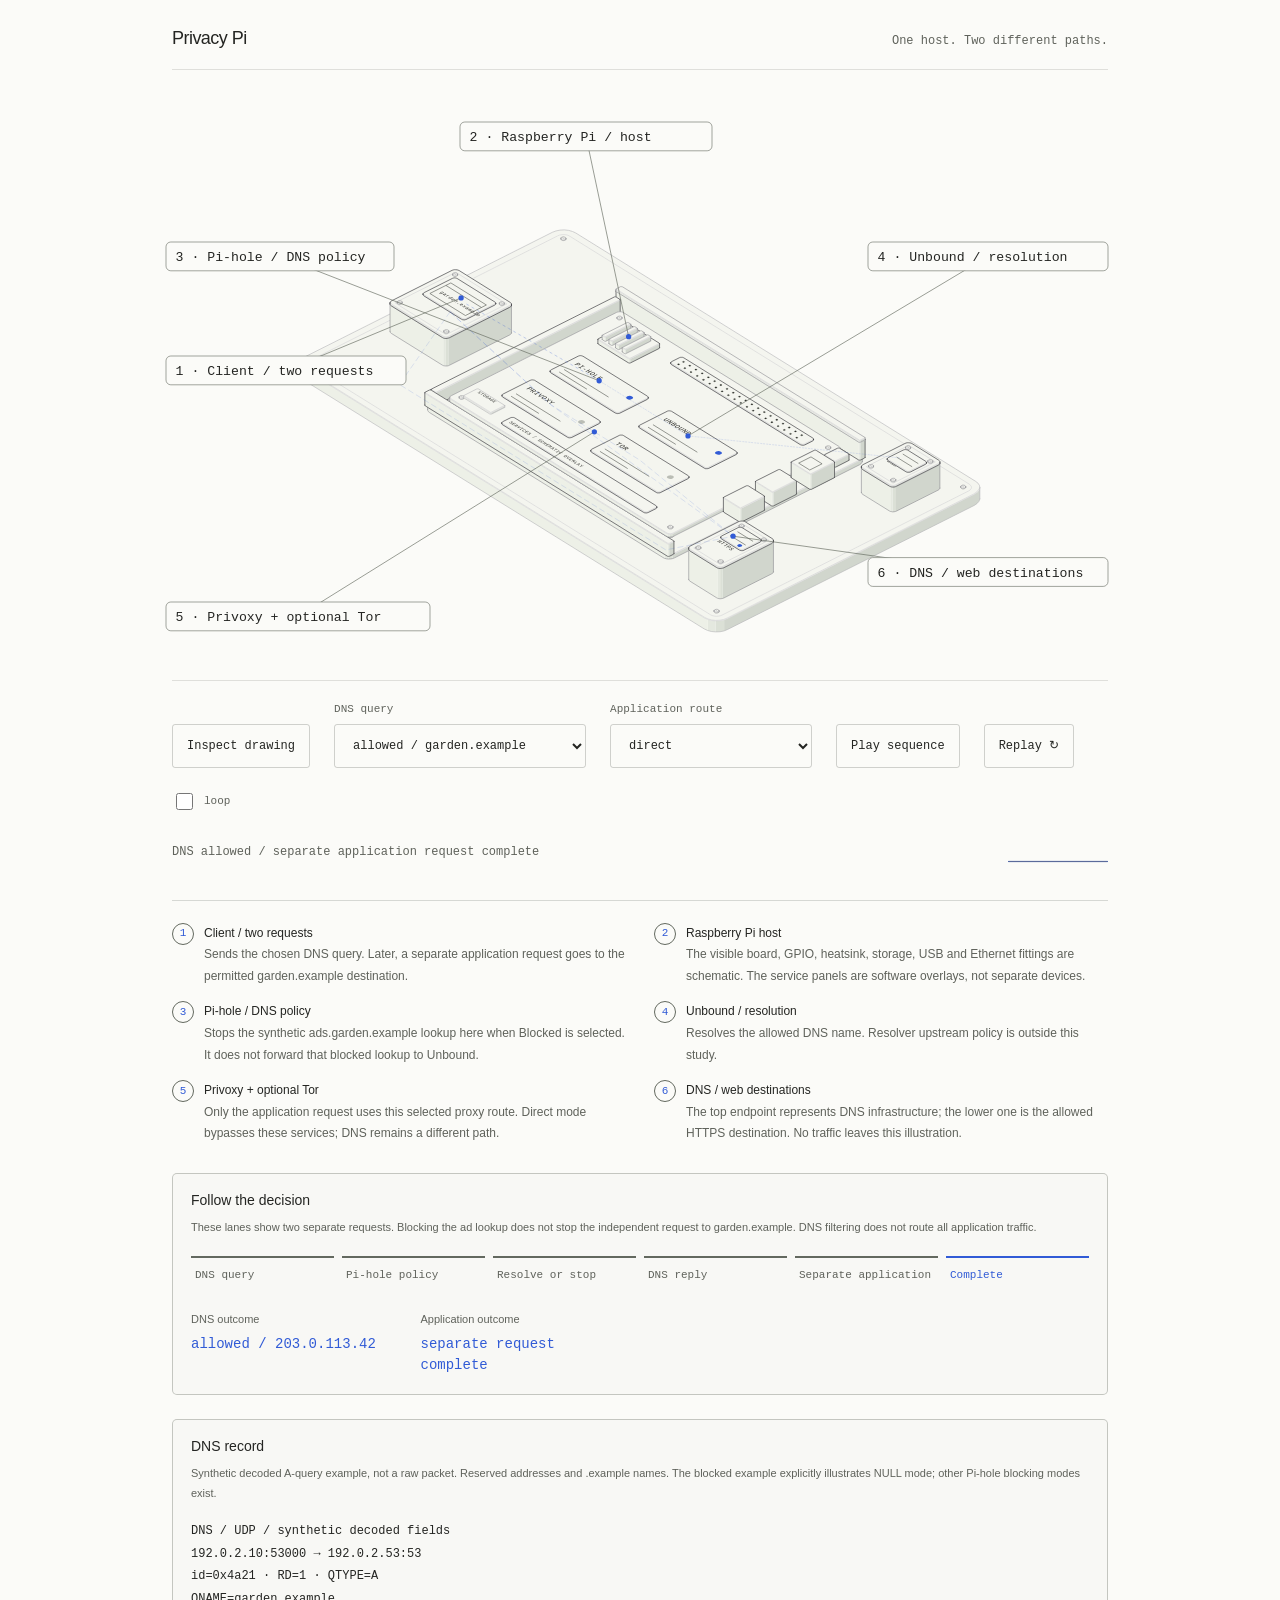
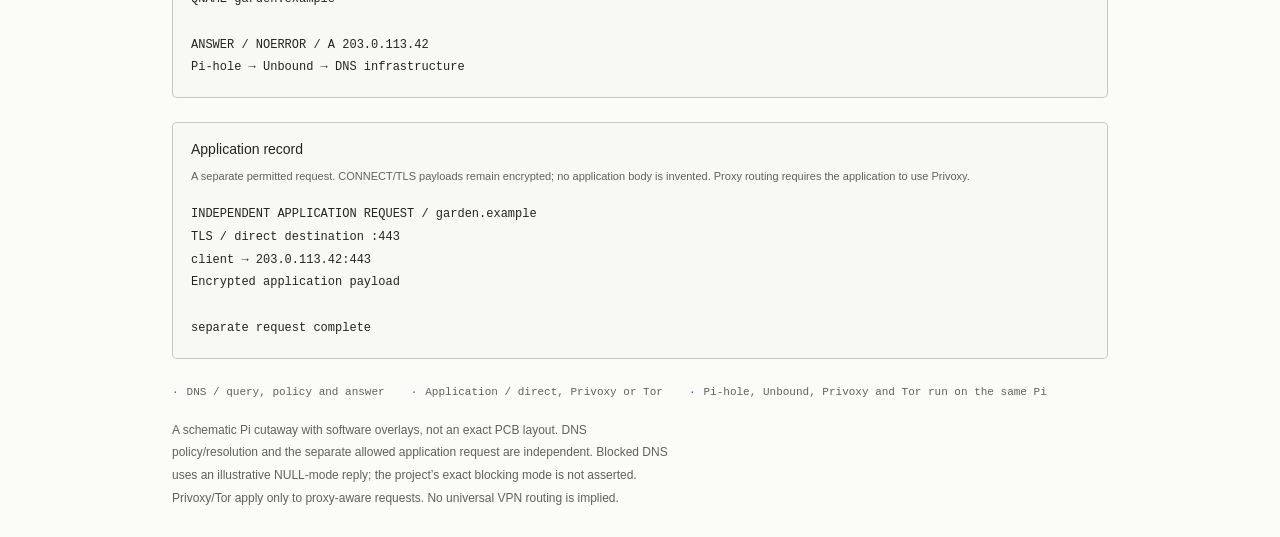
<file: figures/privacy-pi.html>
<!doctype html><html lang="en"><head><meta charset="utf-8"><meta name="viewport" content="width=device-width,initial-scale=1"><meta name="description" content="A schematic Pi cutaway with software overlays, not an exact PCB layout. DNS policy/resolution and the separate allowed application request are independent. Blocked DNS uses an illustrative NULL-mode reply; the project’s exact blocking mode is not asserted. Privoxy/Tor apply only to proxy-aware requests. No universal VPN routing is implied."><title>Privacy Pi / project anatomy</title><style>
.iso{
  --anatomy-page:#0b0b0b;--anatomy-card:#131313;--anatomy-text:#a3a3a3;--anatomy-strong:#e6e6e6;--anatomy-muted:#6e6e6e;
  --anatomy-paper:#131313;--anatomy-face:#1b1b1b;--anatomy-top:#1c1c1c;
  --anatomy-shade-0:#0f0f0f;--anatomy-shade-1:#121212;--anatomy-shade-2:#151515;--anatomy-shade-3:#181818;
  --anatomy-lit-top:#262626;--anatomy-lit-shade:#1d1d1d;
  --anatomy-hi:#d4d4d4;--anatomy-mid:#6a6a6a;--anatomy-lo:#3e3e3e;--anatomy-faint:#2a2a2a;--anatomy-lit:#ffffff;
  --anatomy-halo:#050505;--anatomy-halo-opacity:.9;--anatomy-dot:#e6e6e6;
  --anatomy-red:#ff6b6b;--anatomy-green:#6be0a0;--anatomy-blue:#6b9bff;
  --anatomy-weight:.6px;--anatomy-ease:cubic-bezier(.32,.72,0,1);
  --anatomy-mono:ui-monospace,"SF Mono",Menlo,Consolas,monospace;
  --anatomy-lift:inset 0 1px 0 0 #ffffff0a,inset 0 0 0 1px #ffffff06,0 0 0 1px #00000026,0 1px 1px -.5px #00000014,0 3px 3px -1.5px #00000014,0 6px 6px -3px #00000014,0 12px 12px -6px #00000014;
}
.iso[data-theme="light"]{
  --anatomy-page:#f2f2ef;--anatomy-card:#fbfbfa;--anatomy-text:#57575a;--anatomy-strong:#18181a;--anatomy-muted:#8c8c90;
  --anatomy-paper:#fbfbfa;--anatomy-face:#ffffff;--anatomy-top:#ffffff;
  --anatomy-shade-0:#dcdcd9;--anatomy-shade-1:#e5e5e2;--anatomy-shade-2:#ededea;--anatomy-shade-3:#f4f4f1;
  --anatomy-lit-top:#ffffff;--anatomy-lit-shade:#eeeeeb;
  --anatomy-hi:#26262a;--anatomy-mid:#8a8a8f;--anatomy-lo:#b4b4b8;--anatomy-faint:#d4d4d6;--anatomy-lit:#000000;
  --anatomy-halo:#8a8a80;--anatomy-halo-opacity:.32;--anatomy-dot:#3a3a3e;
  --anatomy-red:#e5484d;--anatomy-green:#30a46c;--anatomy-blue:#3e63dd;
  --anatomy-lift:inset 0 1px 0 0 #ffffff,0 0 0 1px #0000000f,0 1px 1px -.5px #0000000a,0 3px 3px -1.5px #0000000a,0 6px 6px -3px #0000000a,0 12px 12px -6px #0000000a;
}
.iso-svg{display:block;width:100%;height:auto;overflow:visible}
.iso-svg path,.iso-svg circle{vector-effect:non-scaling-stroke}
.iso-fill{fill:var(--anatomy-paper);stroke:none}
.iso-solid[data-lit]>.iso-fill{fill:var(--anatomy-face)}
.iso-shade,.iso-top{stroke:none}
.iso-shade[data-shade="0"]{fill:var(--anatomy-shade-0)}
.iso-shade[data-shade="1"]{fill:var(--anatomy-shade-1)}
.iso-shade[data-shade="2"]{fill:var(--anatomy-shade-2)}
.iso-shade[data-shade="3"]{fill:var(--anatomy-shade-3)}
.iso-top{fill:var(--anatomy-top)}
.iso-solid[data-lit]>.iso-top{fill:var(--anatomy-lit-top)}
.iso-solid[data-lit]>.iso-shade{fill:var(--anatomy-lit-shade)}
.iso-solid[data-seamless]>.iso-shade,.iso-solid[data-seamless]>.iso-top{stroke-width:.4;stroke-linejoin:round}
.iso-solid[data-seamless]>.iso-shade[data-shade="0"]{stroke:var(--anatomy-shade-0)}
.iso-solid[data-seamless]>.iso-shade[data-shade="1"]{stroke:var(--anatomy-shade-1)}
.iso-solid[data-seamless]>.iso-shade[data-shade="2"]{stroke:var(--anatomy-shade-2)}
.iso-solid[data-seamless]>.iso-shade[data-shade="3"]{stroke:var(--anatomy-shade-3)}
.iso-solid[data-seamless]>.iso-top{stroke:var(--anatomy-top)}
.iso-solid[data-seamless][data-lit]>.iso-top{stroke:var(--anatomy-lit-top)}
.iso-solid[data-seamless][data-lit]>.iso-shade{stroke:var(--anatomy-lit-shade)}
.iso-solid[data-lit]>.iso-edge{stroke:var(--anatomy-lit)}
.iso-halo{fill:var(--anatomy-halo);stroke:none;filter:blur(9px);opacity:var(--anatomy-halo-opacity);transform:translateY(3px)}
.iso-line{fill:none;stroke:var(--anatomy-lo);stroke-width:var(--anatomy-weight);stroke-linecap:round;stroke-linejoin:round}
.iso-line[data-tone="hi"]{stroke:var(--anatomy-hi)}
.iso-line[data-tone="mid"]{stroke:var(--anatomy-mid)}
.iso-line[data-tone="lo"]{stroke:var(--anatomy-lo)}
.iso-line[data-tone="faint"]{stroke:var(--anatomy-faint)}
.iso-line[data-tone="lit"]{stroke:var(--anatomy-lit)}
.iso-line[data-tone="red"]{stroke:var(--anatomy-red)}
.iso-line[data-tone="green"]{stroke:var(--anatomy-green)}
.iso-line[data-tone="blue"]{stroke:var(--anatomy-blue)}
.iso-line[data-dotted]{stroke-dasharray:.01 3.5;stroke-width:1}
.iso-line[data-dashed]{stroke-dasharray:3 3}
.iso-line[data-flow]{stroke-dasharray:2 6}
.iso-wire-end{fill:var(--anatomy-paper);stroke:var(--anatomy-lo);stroke-width:var(--anatomy-weight)}
.iso-wire[data-tone="hi"] .iso-wire-end{stroke:var(--anatomy-hi)}
.iso-wire[data-tone="mid"] .iso-wire-end{stroke:var(--anatomy-mid)}
.iso-wire[data-tone="faint"] .iso-wire-end{stroke:var(--anatomy-faint)}
.iso-wire[data-tone="lit"] .iso-wire-end{stroke:var(--anatomy-lit)}
.iso-dots circle{fill:var(--anatomy-dot);stroke:none;opacity:.32}
.iso-dots[data-tone="hi"] circle{opacity:.85}
.iso-dots[data-tone="mid"] circle{opacity:.45}
.iso-dots[data-tone="lo"] circle{opacity:.22}
.iso-dots[data-tone="faint"] circle{opacity:.12}
.iso-face-text{fill:var(--anatomy-mid);font-family:var(--anatomy-mono);letter-spacing:.04em}
.iso-face-text[data-tone="hi"]{fill:var(--anatomy-hi)}
.iso-face-text[data-tone="lo"]{fill:var(--anatomy-lo)}
.iso-face-text[data-tone="faint"]{fill:var(--anatomy-faint)}
.tb-body{fill:var(--anatomy-shade-2);stroke:none}
.tb-shine{fill:var(--anatomy-top);stroke:none}
.tb-shade{fill:var(--anatomy-shade-0);stroke:none}
.tb-ring{fill:none;stroke:var(--anatomy-lo);stroke-width:.45;stroke-linecap:butt;stroke-linejoin:round}
.tb-ring[data-tone="mid"]{stroke:var(--anatomy-mid)}
.tb-ring[data-tone="faint"]{stroke:var(--anatomy-faint)}
.tb-ring[data-tone="hi"]{stroke:var(--anatomy-hi)}
@keyframes iso-flow{to{stroke-dashoffset:-32}}
@keyframes iso-pulse{0%,100%{opacity:.18}12%{opacity:1}40%{opacity:.18}}
.iso-line[data-flow]{animation:iso-flow 1600ms linear infinite}
.iso-dots circle[data-pulse]{animation:iso-pulse 1600ms steps(1,end) infinite;animation-delay:var(--pulse-at,0ms)}
.iso-figure{margin:32px 0 36px}
.iso-plate{position:relative;padding:52px 24px;border-radius:0;background:var(--anatomy-card);box-shadow:0 0 0 1px var(--anatomy-mid);--anatomy-paper:var(--anatomy-card)}
.iso-plate-corners{position:absolute;inset:18px 20px;pointer-events:none}
.iso-plate-corner{position:absolute;color:var(--anatomy-muted);font-family:var(--anatomy-mono);font-size:10.5px;line-height:1;letter-spacing:.04em;white-space:nowrap}
.iso-plate-corner[data-corner="fig"]{top:0;left:0;color:var(--anatomy-text)}
.iso-plate-corner[data-corner="title"]{top:0;right:0;text-transform:uppercase;letter-spacing:.1em}
.iso-plate-corner[data-corner="hint"]{bottom:0;left:0;text-transform:uppercase;letter-spacing:.1em}
.iso-plate-corner[data-corner="readout"]{right:0;bottom:0;color:var(--anatomy-text);font-variant-numeric:tabular-nums}
.iso-plate .iso-svg{margin:0 auto}
.iso-legend{display:grid;gap:8px;margin-top:12px;color:var(--anatomy-muted);font-size:13px;line-height:1.55}
.iso-keys{display:flex;flex-wrap:wrap;gap:6px 18px}
.iso-key{display:inline-flex;align-items:center;gap:7px}
.iso-swatch{width:16px;height:10px;flex:none;overflow:visible}
.iso-swatch path{fill:none;stroke:var(--anatomy-hi);stroke-width:1;vector-effect:non-scaling-stroke;stroke-linejoin:round;stroke-linecap:round}
.iso-swatch[data-mark="raised"] path,.iso-swatch[data-mark="flat"] path{stroke:var(--anatomy-mid)}
.iso-swatch[data-mark="lit"] path{stroke:var(--anatomy-lit)}
.iso-swatch[data-mark="dim"] path{stroke:var(--anatomy-lo)}
.iso-swatch[data-mark="dotted"] path{stroke-dasharray:.01 3;stroke-width:1.4}
.iso-swatch[data-mark="dashed"] path{stroke-dasharray:3 2.5}
.iso-swatch[data-mark="red"] path{stroke:var(--anatomy-red)}
.iso-swatch[data-mark="green"] path{stroke:var(--anatomy-green)}
.iso-swatch[data-mark="blue"] path{stroke:var(--anatomy-blue)}
.iso-swatch-crease{stroke:var(--anatomy-lo)!important}
@media (max-width:560px){.iso-plate{padding:48px 12px 70px}.iso-plate-corner[data-corner="hint"]{bottom:18px}}
@media (prefers-reduced-motion:reduce){.iso-line[data-flow],.iso-dots circle[data-pulse]{animation:none}}

*{box-sizing:border-box}html{color-scheme:light}body{margin:0;font-family:Inter,Arial,sans-serif;background:var(--anatomy-page);color:var(--anatomy-text)}.iso[data-theme=light]{--anatomy-page:#fbfbf8;--anatomy-card:#fbfbf8;--anatomy-paper:#fbfbf8;--anatomy-strong:#242522;--anatomy-text:#5f625b;--anatomy-muted:#7c8077;--anatomy-face:#e5e8e1;--anatomy-top:#f4f5ef;--anatomy-shade-0:#d1d6cd;--anatomy-shade-1:#dbe0d6;--anatomy-shade-2:#e4e8df;--anatomy-shade-3:#edf0e7;--anatomy-lit-top:#f5f7f0;--anatomy-lit-shade:#d8e1d2;--accent:#315bd6}.iso[data-theme=dark]{color-scheme:dark;--accent:#95b3ff}.iso-svg{display:block;width:100%;height:auto;overflow:visible}.figure{max-width:1000px;margin:0 auto;padding:28px 32px}.figure-header{display:flex;align-items:baseline;justify-content:space-between;gap:16px;border-bottom:1px solid color-mix(in srgb,var(--anatomy-text) 18%,transparent);padding-bottom:18px}.figure-header h1{font-size:18px;letter-spacing:-.03em;color:var(--anatomy-strong);font-weight:500;margin:0}.figure-header p{font:11px/1.6 monospace;margin:0;text-align:right}.drawing{margin:10px -12px 0}.controls{display:flex;flex-wrap:wrap;gap:12px 24px;align-items:end;border-top:1px solid color-mix(in srgb,var(--anatomy-text) 18%,transparent);padding-top:20px}.controls label{display:grid;gap:6px;font:11px/1.5 monospace}.controls select,button{font:12px/1.5 monospace;min-height:44px;border:1px solid color-mix(in srgb,var(--anatomy-text) 28%,transparent);color:var(--anatomy-strong);background:transparent;padding:9px 14px;border-radius:3px;cursor:pointer}.controls .check{display:flex;align-items:center;gap:8px;min-height:44px}.controls input[type=checkbox]{width:17px;height:17px;accent-color:var(--accent)}button:hover,select:hover{border-color:var(--accent)}button:focus-visible,select:focus-visible,input:focus-visible{outline:2px solid var(--accent);outline-offset:4px}button:disabled,select:disabled{opacity:.5;cursor:default}.status-row{display:flex;gap:20px;justify-content:space-between;align-items:center;margin-top:18px}.status-row output{font:11px/1.8 monospace;min-height:40px;max-width:70ch}.status-row progress{width:100px;height:3px;accent-color:var(--accent);flex-shrink:0}.legend{display:flex;list-style:none;gap:10px 26px;flex-wrap:wrap;margin:12px 0 16px;padding:0;font:10px/1.8 monospace}.legend li:before{content:'·';color:var(--accent);margin-right:8px}.caption{font-size:12px;line-height:1.9;max-width:75ch;margin:0}.fallback{font-size:11px}.enhanced .fallback{display:none}.engraving{font-family:monospace;fill:var(--anatomy-strong);letter-spacing:.3px}.screen-grid{fill:none;stroke:var(--anatomy-muted);stroke-width:.45;opacity:.45}.scope-ground{fill:var(--anatomy-paper)}.scope-trace{fill:none;stroke:var(--accent,#315bd6);stroke-width:1}.printed{fill:none;stroke:var(--anatomy-text);stroke-width:.65}.antenna-ink{fill:none;stroke:var(--anatomy-text);stroke-width:.8}.indicator{fill:var(--anatomy-muted);opacity:.4}.indicator.on{fill:var(--accent,#315bd6);opacity:1}.ready-mark{stroke:var(--accent,#315bd6);stroke-width:1.5;fill:none}.signal-route{fill:none;stroke:var(--accent,#315bd6);stroke-width:.7;opacity:.2;stroke-dasharray:2 4}.signal-dot{fill:var(--accent,#315bd6);stroke:var(--anatomy-paper);stroke-width:1}.signal-dot.negative{fill:var(--anatomy-paper);stroke:var(--accent,#315bd6);stroke-width:2}.dial-pointer{stroke:var(--anatomy-strong);stroke-width:.8;fill:none}.embedded .figure{padding:20px 22px}.gallery{max-width:1050px;margin:auto;padding:48px 24px}.gallery h1{font-size:36px;letter-spacing:-.05em;font-weight:500;color:var(--anatomy-strong)}.gallery>p{max-width:65ch;line-height:1.8}.gallery nav{display:flex;flex-wrap:wrap;gap:24px;margin:30px 0;font:12px monospace}.gallery a{color:inherit;text-underline-offset:5px}.gallery section{margin-top:80px}.gallery iframe{display:block;width:100%;height:760px;border:1px solid #d9ddd4;border-radius:4px}.gallery pre{overflow:auto;font:11px/1.8 monospace;background:#f0f2ec;padding:18px}.gallery small{font:11px/1.8 monospace}@media(max-width:600px){.figure{padding:20px 18px}.figure-header{align-items:start;flex-direction:column;gap:8px}.figure-header p{text-align:left}.drawing{margin:18px -12px 4px}.controls{gap:12px 16px;padding-top:16px}.status-row{align-items:start}.status-row progress{width:48px}.legend{display:grid;gap:5px}.caption{font-size:12px}.gallery{padding:24px 12px}.gallery h1{font-size:28px}}@media(prefers-reduced-motion:reduce){*{animation:none!important;transition:none!important}}@media(forced-colors:active){svg{forced-color-adjust:auto}button,select{border:1px solid ButtonText}}

.iso[data-theme=light]{--anatomy-edge:#72796c;--anatomy-line:#747a6f;--anatomy-crease:#8c9385;--anatomy-muted:#63695f}.fault-guide{fill:none;stroke:var(--accent);stroke-width:.7;stroke-dasharray:2 3;opacity:.5}.fault-mark{fill:var(--anatomy-paper);stroke:var(--accent);stroke-width:1}.signal-dot{r:4}.figure-header p{font-size:12px}.legend{font-size:11px}.status-row output{font-size:12px}.iso[data-theme=dark]{--anatomy-strong:#e4e8df;--anatomy-text:#b9c1b3}.gallery iframe{background:var(--anatomy-page)}

/* Anatomy drawing helpers / MIT License

Copyright (c) 2026 Ryan

Permission is hereby granted, free of charge, to any person obtaining a copy
of this software and associated documentation files (the "Software"), to deal
in the Software without restriction, including without limitation the rights
to use, copy, modify, merge, publish, distribute, sublicense, and/or sell
copies of the Software, and to permit persons to whom the Software is
furnished to do so, subject to the following conditions:

The above copyright notice and this permission notice shall be included in all
copies or substantial portions of the Software.

THE SOFTWARE IS PROVIDED "AS IS", WITHOUT WARRANTY OF ANY KIND, EXPRESS OR
IMPLIED, INCLUDING BUT NOT LIMITED TO THE WARRANTIES OF MERCHANTABILITY,
FITNESS FOR A PARTICULAR PURPOSE AND NONINFRINGEMENT. IN NO EVENT SHALL THE
AUTHORS OR COPYRIGHT HOLDERS BE LIABLE FOR ANY CLAIM, DAMAGES OR OTHER
LIABILITY, WHETHER IN AN ACTION OF CONTRACT, TORT OR OTHERWISE, ARISING FROM,
OUT OF OR IN CONNECTION WITH THE SOFTWARE OR THE USE OR OTHER DEALINGS IN THE
SOFTWARE.
 */
.component-label path{fill:none;stroke:var(--anatomy-muted);stroke-width:.65}.component-label circle{fill:var(--accent)}.component-label rect{fill:var(--anatomy-paper);stroke:var(--anatomy-muted);stroke-width:.5}.component-label text{fill:var(--anatomy-strong);font:11px ui-monospace,monospace}.signal-trail{fill:none;stroke:var(--accent);stroke-width:2;stroke-linecap:round}.beacon-ring{fill:none;stroke:var(--accent);stroke-width:1.2}.beacon-ring.outer{opacity:.4}.component-key{display:grid;grid-template-columns:1fr 1fr;gap:14px 28px;border-top:1px solid color-mix(in srgb,var(--anatomy-muted) 24%,transparent);padding-top:22px;margin:18px 0 28px}.component-key>div{display:flex;gap:10px;align-items:start}.key-number{display:grid;place-items:center;flex-shrink:0;width:22px;height:22px;border:1px solid var(--anatomy-muted);border-radius:50%;font:11px/1 monospace;color:var(--accent)}.component-key p{margin:0;font-size:12px;line-height:1.8}.component-key strong{font-weight:500;color:var(--anatomy-strong)}.record-panel{border:1px solid color-mix(in srgb,var(--anatomy-muted) 35%,transparent);border-radius:5px;padding:18px;margin:20px 0 24px;background:color-mix(in srgb,var(--anatomy-top) 40%,transparent)}.record-panel h2{font-size:14px;font-weight:500;color:var(--anatomy-strong);margin:0}.record-heading{display:flex;align-items:center;justify-content:space-between;gap:12px}.record-note{font-size:11px;line-height:1.8;margin:10px 0;color:var(--anatomy-text)}.synthetic-badge{font:10px/1.5 monospace;letter-spacing:.06em;color:var(--accent)}.record-panel pre{font:12px/1.9 monospace;white-space:pre-wrap;overflow-wrap:anywhere;margin:16px 0 0;color:var(--anatomy-strong)}.measurements{display:grid;grid-template-columns:repeat(4,1fr);gap:20px;margin:18px 0 0}.measurements dt{font-size:11px;line-height:1.6}.measurements dd{margin:6px 0 0;font:18px/1.5 monospace;color:var(--accent)}.packet-header,.packet-record summary{display:grid;grid-template-columns:130px 1fr 92px;gap:14px;align-items:center}.packet-header{font:10px/1.5 monospace;text-transform:uppercase;letter-spacing:.08em;padding:12px 0;color:var(--anatomy-muted)}.packet-record{border-top:1px solid color-mix(in srgb,var(--anatomy-muted) 25%,transparent)}.packet-record summary{cursor:pointer;padding:14px 0;font:11px/1.7 monospace;list-style:none;min-height:68px}.packet-record summary::-webkit-details-marker{display:none}.packet-record summary:focus-visible{outline:2px solid var(--accent);outline-offset:3px}.packet-record summary>span:first-child{display:grid;gap:4px}.packet-record summary strong{color:var(--anatomy-strong);font-size:12px}.packet-record summary strong:before{content:'＋ ';color:var(--accent)}.packet-record[open] summary strong:before{content:'− '}.packet-record small{display:block;font:10px/1.6 monospace;color:var(--anatomy-muted)}.packet-address{overflow-wrap:anywhere}.capture-state{font-size:10px;color:var(--accent)}.packet-record[data-state=pending] summary,.packet-record[data-state=not-received] summary{opacity:.5}.packet-record[data-state=in-transit]{background:color-mix(in srgb,var(--accent) 6%,transparent)}.packet-record dl{margin:0 0 14px;padding:12px;background:color-mix(in srgb,var(--anatomy-muted) 7%,transparent);font:11px/1.8 monospace}.packet-record dl>div{display:grid;grid-template-columns:145px 1fr;gap:12px;margin:5px 0}.packet-record dt{color:var(--anatomy-muted)}.packet-record dd{margin:0;overflow-wrap:anywhere;color:var(--anatomy-strong)}@media(max-width:600px){.component-key{grid-template-columns:1fr;gap:14px}.record-panel{padding:12px}.measurements{grid-template-columns:1fr 1fr;gap:16px}.packet-header{display:none}.packet-record summary{grid-template-columns:1fr auto;gap:6px}.packet-address{grid-column:1/-1;grid-row:2}.capture-state{grid-column:2;grid-row:1}.packet-record dl>div{grid-template-columns:1fr;gap:0;margin-bottom:12px}.record-heading{align-items:start;flex-direction:column;gap:6px}}
.flight-label{fill:var(--accent);font:9px ui-monospace,monospace;paint-order:stroke;stroke:var(--anatomy-paper);stroke-width:3px;stroke-linejoin:round}
.key-engraving{fill:none;stroke:var(--anatomy-text);stroke-width:.35}.paper-selection{fill:transparent}.is-selected>.paper-selection{fill:var(--accent);opacity:.14}.path-key text{font:9px ui-monospace,monospace;fill:var(--anatomy-text)}[data-part^=role-].is-selected .iso-edge{stroke:var(--accent);stroke-width:1.3}.signal-route[data-path^=radio]{stroke-dasharray:1 5}.signal-route[data-path^=copy]{stroke-dasharray:5 4}.signal-route[data-path=capture],.signal-route[data-path=extract]{stroke-dasharray:none}.signal-route.is-selected{opacity:.9!important;stroke-width:1.5}.packet-record.is-selected{box-shadow:inset 3px 0 var(--accent);padding-left:10px}.packet-record [data-replay-packet]{margin:0 0 16px}.selection-note{font:11px/1.8 monospace;color:var(--accent);margin:12px 0;min-height:40px}.inspect-toolbar{display:flex;gap:20px;align-items:center;justify-content:space-between}.inspect-toolbar h2{font-size:18px;font-weight:500;margin:0}.inspect-tools{display:flex;gap:12px;align-items:center;margin-top:16px}.inspect-tools output{min-width:5ch;font:12px monospace;text-align:center}.inspect-hint{font:11px/1.8 monospace;margin:12px 0}dialog[data-inspect-dialog]{width:min(1200px,96vw);max-width:96vw;max-height:94dvh;padding:20px;border:1px solid var(--anatomy-muted);border-radius:5px;background:var(--anatomy-paper);color:var(--anatomy-strong);overflow:auto}dialog::backdrop{background:#101510b3}.inspect-stage{height:min(65dvh,700px);min-height:200px;overflow:hidden;touch-action:none;border:1px solid var(--anatomy-muted);cursor:grab}.inspect-stage:active{cursor:grabbing}.inspect-stage:focus-visible{outline:2px solid var(--accent);outline-offset:3px}[data-pan-surface]{width:100%;height:100%;transform-origin:center;will-change:transform}[data-pan-surface] svg{width:100%;height:100%;overflow:visible;pointer-events:none}.inspect-tools button{min-width:44px}@media(max-width:600px){dialog[data-inspect-dialog]{padding:12px}.inspect-toolbar h2{font-size:16px}.inspect-tools{gap:8px}.inspect-stage{height:60dvh}}
.paper-ghost{fill:var(--accent);font:3.4px ui-monospace,monospace}
[data-pan-surface]{will-change:auto}[data-pan-surface] svg{overflow:hidden}
.gpio-contact{fill:var(--anatomy-strong);stroke:var(--anatomy-muted);stroke-width:.3}.block-badge{fill:var(--anatomy-paper);stroke:var(--accent);stroke-width:1.2}.block-word{fill:var(--accent);font:8px ui-monospace,monospace}.privacy-sequence{display:flex;list-style:none;gap:8px;padding:0;margin:18px 0}.privacy-sequence li{flex:1;font:11px/1.7 monospace;border-top:2px solid var(--anatomy-muted);padding:8px 4px}.privacy-sequence li.active{border-color:var(--accent);color:var(--accent)}[data-dns-outcome],[data-app-outcome]{font-size:14px!important}.signal-route[data-path^=dns]{stroke-dasharray:2 4}.signal-route[data-path=direct],.signal-route[data-path=proxy],.signal-route[data-path=tor]{stroke-dasharray:6 3}@media(max-width:600px){.privacy-sequence{display:grid;grid-template-columns:1fr 1fr;gap:8px}}
</style></head><body class="iso" data-theme="light"><main class="figure" data-anatomy="privacy-pi"><header class="figure-header"><h1>Privacy Pi</h1><p>One host. Two different paths.</p></header><div class="drawing"><svg xmlns="http://www.w3.org/2000/svg" class="iso-svg" viewBox="0 0 800 500" role="img" aria-label="Privacy Pi cutaway: one Raspberry Pi hosts Pi-hole, Unbound, Privoxy and Tor. DNS filtering and a separate permitted application request follow independent routes."><g class="iso-solid"><path class="iso-fill" d="M326.9 154.7L327.1 154.1L327.6 153.5L328.3 153.1L332.4 151L333.3 150.7L334.3 150.5L335.4 150.4L336.5 150.5L337.4 150.8L338.3 151.2L342 153.5L342.6 154L342.9 154.6L343 155.2L343 162L342.8 162.6L342.4 163.2L341.7 163.6L337.5 165.7L336.7 166.1L335.6 166.3L334.6 166.3L333.5 166.2L332.5 165.9L331.7 165.5L328 163.2L327.4 162.7L327 162.2L326.9 161.6Z"/><path class="iso-shade" data-shade="0" d="M343 162L342.8 162.6L342.8 155.8L343 155.2ZM342.8 162.6L342.4 163.2L342.4 156.3L342.8 155.8ZM342.4 163.2L341.7 163.6L341.7 156.8L342.4 156.3ZM341.7 163.6L337.5 165.7L337.5 158.8L341.7 156.8ZM337.5 165.7L336.7 166.1L336.7 159.2L337.5 158.8Z"/><path class="iso-shade" data-shade="1" d="M336.7 166.1L335.6 166.3L335.6 159.4L336.7 159.2ZM335.6 166.3L334.6 166.3L334.6 159.4L335.6 159.4Z"/><path class="iso-shade" data-shade="2" d="M334.6 166.3L333.5 166.2L333.5 159.3L334.6 159.4ZM333.5 166.2L332.5 165.9L332.5 159.1L333.5 159.3Z"/><path class="iso-shade" data-shade="3" d="M332.5 165.9L331.7 165.5L331.7 158.7L332.5 159.1ZM331.7 165.5L328 163.2L328 156.4L331.7 158.7ZM328 163.2L327.4 162.7L327.4 155.9L328 156.4ZM327.4 162.7L327 162.2L327 155.3L327.4 155.9ZM327 162.2L326.9 161.6L326.9 154.7L327 155.3Z"/><path class="iso-top" d="M342 153.5L342.6 154L342.9 154.6L343 155.2L342.8 155.8L342.4 156.3L341.7 156.8L337.5 158.8L336.7 159.2L335.6 159.4L334.6 159.4L333.5 159.3L332.5 159.1L331.7 158.7L328 156.4L327.4 155.9L327 155.3L326.9 154.7L327.1 154.1L327.6 153.5L328.3 153.1L332.4 151L333.3 150.7L334.3 150.5L335.4 150.4L336.5 150.5L337.4 150.8L338.3 151.2Z"/><path class="iso-line iso-crease" data-tone="faint" d="M343 155.2L342.8 155.8L342.4 156.3L341.7 156.8L337.5 158.8L336.7 159.2L335.6 159.4L334.6 159.4L333.5 159.3L332.5 159.1L331.7 158.7L328 156.4L327.4 155.9L327 155.3L326.9 154.7"/><path class="iso-line iso-bevel" data-tone="faint" d="M343 155.2L342 155.6L341.7 156L341.1 156.4L337 158.5L336.3 158.8L335.5 158.9L334.6 159L333.7 158.9L333 158.7L332.3 158.3L328.6 156.1L328.1 155.6L327.8 155.2L326.9 154.7"/><path class="iso-line iso-edge" data-tone="lo" d="M326.9 154.7L327.1 154.1L327.6 153.5L328.3 153.1L332.4 151L333.3 150.7L334.3 150.5L335.4 150.4L336.5 150.5L337.4 150.8L338.3 151.2L342 153.5L342.6 154L342.9 154.6L343 155.2M343 162L342.8 162.6L342.4 163.2L341.7 163.6L337.5 165.7L336.7 166.1L335.6 166.3L334.6 166.3L333.5 166.2L332.5 165.9L331.7 165.5L328 163.2L327.4 162.7L327 162.2L326.9 161.6M343 155.2L343 162M326.9 154.7L326.9 161.6"/></g><g class="iso-solid"><path class="iso-fill" d="M146 245.8L146.2 245.2L146.7 244.6L147.4 244.2L151.5 242.1L152.4 241.7L153.4 241.5L154.5 241.5L155.6 241.6L156.6 241.9L157.4 242.3L161.1 244.6L161.7 245.1L162.1 245.6L162.1 246.2L162.1 253.1L161.9 253.7L161.5 254.3L160.8 254.7L156.7 256.8L155.8 257.1L154.8 257.3L153.7 257.4L152.6 257.3L151.6 257L150.8 256.6L147.1 254.3L146.5 253.8L146.1 253.2L146 252.6Z"/><path class="iso-shade" data-shade="0" d="M162.1 253.1L161.9 253.7L161.9 246.8L162.1 246.2ZM161.9 253.7L161.5 254.3L161.5 247.4L161.9 246.8ZM161.5 254.3L160.8 254.7L160.8 247.8L161.5 247.4ZM160.8 254.7L156.7 256.8L156.7 249.9L160.8 247.8ZM156.7 256.8L155.8 257.1L155.8 250.2L156.7 249.9Z"/><path class="iso-shade" data-shade="1" d="M155.8 257.1L154.8 257.3L154.8 250.4L155.8 250.2ZM154.8 257.3L153.7 257.4L153.7 250.5L154.8 250.4Z"/><path class="iso-shade" data-shade="2" d="M153.7 257.4L152.6 257.3L152.6 250.4L153.7 250.5ZM152.6 257.3L151.6 257L151.6 250.1L152.6 250.4Z"/><path class="iso-shade" data-shade="3" d="M151.6 257L150.8 256.6L150.8 249.7L151.6 250.1ZM150.8 256.6L147.1 254.3L147.1 247.4L150.8 249.7ZM147.1 254.3L146.5 253.8L146.5 246.9L147.1 247.4ZM146.5 253.8L146.1 253.2L146.1 246.4L146.5 246.9ZM146.1 253.2L146 252.6L146 245.8L146.1 246.4Z"/><path class="iso-top" d="M161.1 244.6L161.7 245.1L162.1 245.6L162.1 246.2L161.9 246.8L161.5 247.4L160.8 247.8L156.7 249.9L155.8 250.2L154.8 250.4L153.7 250.5L152.6 250.4L151.6 250.1L150.8 249.7L147.1 247.4L146.5 246.9L146.1 246.4L146 245.8L146.2 245.2L146.7 244.6L147.4 244.2L151.5 242.1L152.4 241.7L153.4 241.5L154.5 241.5L155.6 241.6L156.6 241.9L157.4 242.3Z"/><path class="iso-line iso-crease" data-tone="faint" d="M162.1 246.2L161.9 246.8L161.5 247.4L160.8 247.8L156.7 249.9L155.8 250.2L154.8 250.4L153.7 250.5L152.6 250.4L151.6 250.1L150.8 249.7L147.1 247.4L146.5 246.9L146.1 246.4L146 245.8"/><path class="iso-line iso-bevel" data-tone="faint" d="M162.1 246.2L161.2 246.7L160.8 247.1L160.2 247.5L156.2 249.5L155.4 249.8L154.6 250L153.7 250L152.9 249.9L152.1 249.7L151.4 249.4L147.8 247.1L147.2 246.7L146.9 246.3L146 245.8"/><path class="iso-line iso-edge" data-tone="lo" d="M146 245.8L146.2 245.2L146.7 244.6L147.4 244.2L151.5 242.1L152.4 241.7L153.4 241.5L154.5 241.5L155.6 241.6L156.6 241.9L157.4 242.3L161.1 244.6L161.7 245.1L162.1 245.6L162.1 246.2M162.1 253.1L161.9 253.7L161.5 254.3L160.8 254.7L156.7 256.8L155.8 257.1L154.8 257.3L153.7 257.4L152.6 257.3L151.6 257L150.8 256.6L147.1 254.3L146.5 253.8L146.1 253.2L146 252.6M162.1 246.2L162.1 253.1M146 245.8L146 252.6"/></g><g class="iso-solid"><path class="iso-fill" d="M637.9 347.8L638.1 347.2L638.5 346.6L639.2 346.2L643.3 344.1L644.2 343.8L645.2 343.6L646.3 343.5L647.4 343.6L648.4 343.9L649.2 344.3L652.9 346.6L653.5 347.1L653.9 347.7L654 348.3L654 355.1L653.8 355.7L653.3 356.3L652.6 356.7L648.5 358.8L647.6 359.2L646.6 359.4L645.5 359.4L644.4 359.3L643.4 359L642.6 358.6L638.9 356.3L638.3 355.8L637.9 355.3L637.9 354.7Z"/><path class="iso-shade" data-shade="0" d="M654 355.1L653.8 355.7L653.8 348.9L654 348.3ZM653.8 355.7L653.3 356.3L653.3 349.4L653.8 348.9ZM653.3 356.3L652.6 356.7L652.6 349.9L653.3 349.4ZM652.6 356.7L648.5 358.8L648.5 351.9L652.6 349.9ZM648.5 358.8L647.6 359.2L647.6 352.3L648.5 351.9Z"/><path class="iso-shade" data-shade="1" d="M647.6 359.2L646.6 359.4L646.6 352.5L647.6 352.3ZM646.6 359.4L645.5 359.4L645.5 352.5L646.6 352.5Z"/><path class="iso-shade" data-shade="2" d="M645.5 359.4L644.4 359.3L644.4 352.4L645.5 352.5ZM644.4 359.3L643.4 359L643.4 352.2L644.4 352.4Z"/><path class="iso-shade" data-shade="3" d="M643.4 359L642.6 358.6L642.6 351.8L643.4 352.2ZM642.6 358.6L638.9 356.3L638.9 349.5L642.6 351.8ZM638.9 356.3L638.3 355.8L638.3 349L638.9 349.5ZM638.3 355.8L637.9 355.3L637.9 348.4L638.3 349ZM637.9 355.3L637.9 354.7L637.9 347.8L637.9 348.4Z"/><path class="iso-top" d="M652.9 346.6L653.5 347.1L653.9 347.7L654 348.3L653.8 348.9L653.3 349.4L652.6 349.9L648.5 351.9L647.6 352.3L646.6 352.5L645.5 352.5L644.4 352.4L643.4 352.2L642.6 351.8L638.9 349.5L638.3 349L637.9 348.4L637.9 347.8L638.1 347.2L638.5 346.6L639.2 346.2L643.3 344.1L644.2 343.8L645.2 343.6L646.3 343.5L647.4 343.6L648.4 343.9L649.2 344.3Z"/><path class="iso-line iso-crease" data-tone="faint" d="M654 348.3L653.8 348.9L653.3 349.4L652.6 349.9L648.5 351.9L647.6 352.3L646.6 352.5L645.5 352.5L644.4 352.4L643.4 352.2L642.6 351.8L638.9 349.5L638.3 349L637.9 348.4L637.9 347.8"/><path class="iso-line iso-bevel" data-tone="faint" d="M654 348.3L653 348.7L652.6 349.1L652 349.5L648 351.6L647.2 351.9L646.4 352L645.5 352.1L644.7 352L643.9 351.8L643.2 351.4L639.6 349.2L639 348.7L638.8 348.3L637.9 347.8"/><path class="iso-line iso-edge" data-tone="lo" d="M637.9 347.8L638.1 347.2L638.5 346.6L639.2 346.2L643.3 344.1L644.2 343.8L645.2 343.6L646.3 343.5L647.4 343.6L648.4 343.9L649.2 344.3L652.9 346.6L653.5 347.1L653.9 347.7L654 348.3M654 355.1L653.8 355.7L653.3 356.3L652.6 356.7L648.5 358.8L647.6 359.2L646.6 359.4L645.5 359.4L644.4 359.3L643.4 359L642.6 358.6L638.9 356.3L638.3 355.8L637.9 355.3L637.9 354.7M654 348.3L654 355.1M637.9 347.8L637.9 354.7"/></g><g class="iso-solid"><path class="iso-fill" d="M457 438.9L457.2 438.3L457.6 437.7L458.3 437.3L462.5 435.2L463.3 434.8L464.4 434.6L465.4 434.6L466.5 434.7L467.5 435L468.3 435.4L472 437.7L472.6 438.2L473 438.7L473.1 439.3L473.1 446.2L472.9 446.8L472.4 447.4L471.7 447.8L467.6 449.9L466.7 450.2L465.7 450.4L464.6 450.5L463.5 450.4L462.6 450.1L461.7 449.7L458 447.4L457.4 446.9L457.1 446.3L457 445.7Z"/><path class="iso-shade" data-shade="0" d="M473.1 446.2L472.9 446.8L472.9 439.9L473.1 439.3ZM472.9 446.8L472.4 447.4L472.4 440.5L472.9 439.9ZM472.4 447.4L471.7 447.8L471.7 440.9L472.4 440.5ZM471.7 447.8L467.6 449.9L467.6 443L471.7 440.9ZM467.6 449.9L466.7 450.2L466.7 443.3L467.6 443Z"/><path class="iso-shade" data-shade="1" d="M466.7 450.2L465.7 450.4L465.7 443.5L466.7 443.3ZM465.7 450.4L464.6 450.5L464.6 443.6L465.7 443.5Z"/><path class="iso-shade" data-shade="2" d="M464.6 450.5L463.5 450.4L463.5 443.5L464.6 443.6ZM463.5 450.4L462.6 450.1L462.6 443.2L463.5 443.5Z"/><path class="iso-shade" data-shade="3" d="M462.6 450.1L461.7 449.7L461.7 442.8L462.6 443.2ZM461.7 449.7L458 447.4L458 440.5L461.7 442.8ZM458 447.4L457.4 446.9L457.4 440L458 440.5ZM457.4 446.9L457.1 446.3L457.1 439.5L457.4 440ZM457.1 446.3L457 445.7L457 438.9L457.1 439.5Z"/><path class="iso-top" d="M472 437.7L472.6 438.2L473 438.7L473.1 439.3L472.9 439.9L472.4 440.5L471.7 440.9L467.6 443L466.7 443.3L465.7 443.5L464.6 443.6L463.5 443.5L462.6 443.2L461.7 442.8L458 440.5L457.4 440L457.1 439.5L457 438.9L457.2 438.3L457.6 437.7L458.3 437.3L462.5 435.2L463.3 434.8L464.4 434.6L465.4 434.6L466.5 434.7L467.5 435L468.3 435.4Z"/><path class="iso-line iso-crease" data-tone="faint" d="M473.1 439.3L472.9 439.9L472.4 440.5L471.7 440.9L467.6 443L466.7 443.3L465.7 443.5L464.6 443.6L463.5 443.5L462.6 443.2L461.7 442.8L458 440.5L457.4 440L457.1 439.5L457 438.9"/><path class="iso-line iso-bevel" data-tone="faint" d="M473.1 439.3L472.1 439.8L471.7 440.2L471.1 440.6L467.1 442.6L466.3 442.9L465.5 443.1L464.6 443.1L463.8 443L463 442.8L462.3 442.5L458.7 440.2L458.2 439.8L457.9 439.4L457 438.9"/><path class="iso-line iso-edge" data-tone="lo" d="M457 438.9L457.2 438.3L457.6 437.7L458.3 437.3L462.5 435.2L463.3 434.8L464.4 434.6L465.4 434.6L466.5 434.7L467.5 435L468.3 435.4L472 437.7L472.6 438.2L473 438.7L473.1 439.3M473.1 446.2L472.9 446.8L472.4 447.4L471.7 447.8L467.6 449.9L466.7 450.2L465.7 450.4L464.6 450.5L463.5 450.4L462.6 450.1L461.7 449.7L458 447.4L457.4 446.9L457.1 446.3L457 445.7M473.1 439.3L473.1 446.2M457 438.9L457 445.7"/></g><g class="iso-solid"><path class="iso-fill" d="M116.8 235.7L117.5 233.7L119.1 231.9L121.4 230.4L327 126.9L329.9 125.8L333.3 125.1L336.9 124.9L340.5 125.3L343.7 126.2L346.5 127.5L679.6 334.4L681.7 336L682.9 337.9L683.2 339.9L683.2 349.1L682.5 351.1L680.9 352.9L678.6 354.5L473 457.9L470.1 459.1L466.7 459.8L463.1 459.9L459.5 459.6L456.3 458.7L453.5 457.4L120.4 250.5L118.3 248.8L117.1 246.9L116.8 244.9Z"/><path class="iso-shade" data-shade="0" d="M683.2 349.1L682.5 351.1L682.5 341.9L683.2 339.9ZM682.5 351.1L680.9 352.9L680.9 343.7L682.5 341.9ZM680.9 352.9L678.6 354.5L678.6 345.3L680.9 343.7ZM678.6 354.5L473 457.9L473 448.8L678.6 345.3ZM473 457.9L470.1 459.1L470.1 449.9L473 448.8Z"/><path class="iso-shade" data-shade="1" d="M470.1 459.1L466.7 459.8L466.7 450.6L470.1 449.9ZM466.7 459.8L463.1 459.9L463.1 450.7L466.7 450.6Z"/><path class="iso-shade" data-shade="2" d="M463.1 459.9L459.5 459.6L459.5 450.4L463.1 450.7ZM459.5 459.6L456.3 458.7L456.3 449.5L459.5 450.4Z"/><path class="iso-shade" data-shade="3" d="M456.3 458.7L453.5 457.4L453.5 448.2L456.3 449.5ZM453.5 457.4L120.4 250.5L120.4 241.3L453.5 448.2ZM120.4 250.5L118.3 248.8L118.3 239.6L120.4 241.3ZM118.3 248.8L117.1 246.9L117.1 237.7L118.3 239.6ZM117.1 246.9L116.8 244.9L116.8 235.7L117.1 237.7Z"/><path class="iso-top" d="M679.6 334.4L681.7 336L682.9 337.9L683.2 339.9L682.5 341.9L680.9 343.7L678.6 345.3L473 448.8L470.1 449.9L466.7 450.6L463.1 450.7L459.5 450.4L456.3 449.5L453.5 448.2L120.4 241.3L118.3 239.6L117.1 237.7L116.8 235.7L117.5 233.7L119.1 231.9L121.4 230.4L327 126.9L329.9 125.8L333.3 125.1L336.9 124.9L340.5 125.3L343.7 126.2L346.5 127.5Z"/><path class="iso-line iso-crease" data-tone="faint" d="M683.2 339.9L682.5 341.9L680.9 343.7L678.6 345.3L473 448.8L470.1 449.9L466.7 450.6L463.1 450.7L459.5 450.4L456.3 449.5L453.5 448.2L120.4 241.3L118.3 239.6L117.1 237.7L116.8 235.7"/><path class="iso-line iso-bevel" data-tone="faint" d="M683.2 339.9L681.7 341.8L680.2 343.5L678 345L472.5 448.4L469.7 449.5L466.5 450.1L463.1 450.3L459.8 449.9L456.7 449.1L454.1 447.9L121 241L119.1 239.4L117.9 237.6L116.8 235.7"/><path class="iso-line" data-tone="faint" d="M674.5 336.9L675.5 337.8L676.1 338.7L676.2 339.7L675.9 340.7L675.1 341.6L674 342.4L468.4 445.9L466.9 446.5L465.2 446.8L463.4 446.9L461.7 446.7L460 446.3L458.7 445.6L125.5 238.7L124.5 237.9L123.9 236.9L123.8 235.9L124.1 234.9L124.9 234L126 233.3L331.6 129.8L333.1 129.2L334.8 128.9L336.6 128.8L338.3 129L340 129.4L341.3 130.1Z"/><path class="iso-line iso-edge" data-tone="lo" d="M116.8 235.7L117.5 233.7L119.1 231.9L121.4 230.4L327 126.9L329.9 125.8L333.3 125.1L336.9 124.9L340.5 125.3L343.7 126.2L346.5 127.5L679.6 334.4L681.7 336L682.9 337.9L683.2 339.9M683.2 349.1L682.5 351.1L680.9 352.9L678.6 354.5L473 457.9L470.1 459.1L466.7 459.8L463.1 459.9L459.5 459.6L456.3 458.7L453.5 457.4L120.4 250.5L118.3 248.8L117.1 246.9L116.8 244.9M683.2 339.9L683.2 349.1M116.8 235.7L116.8 244.9"/></g><g class="iso-solid"><path class="iso-fill" d="M334.1 131.8L334.2 131.6L334.3 131.4L334.5 131.2L334.8 131L335.1 130.9L335.5 130.8L335.9 130.7L336.3 130.7L336.7 130.8L337.1 130.9L337.4 131L337.7 131.1L338 131.3L338.2 131.5L338.3 131.7L338.3 132L338.3 132.7L338.2 132.9L338.1 133.1L337.9 133.3L337.6 133.5L337.3 133.6L336.9 133.7L336.5 133.8L336.1 133.8L335.7 133.8L335.3 133.7L335 133.6L334.7 133.4L334.4 133.2L334.3 133L334.2 132.8L334.1 132.6Z"/><path class="iso-shade" data-shade="0" d="M337.6 133.5L337.3 133.6L337.3 132.9L337.6 132.8ZM338.3 132.7L338.2 132.9L338.2 132.2L338.3 132ZM338.2 132.9L338.1 133.1L338.1 132.4L338.2 132.2ZM338.1 133.1L337.9 133.3L337.9 132.6L338.1 132.4ZM337.9 133.3L337.6 133.5L337.6 132.8L337.9 132.6Z"/><path class="iso-shade" data-shade="1" d="M337.3 133.6L336.9 133.7L336.9 133L337.3 132.9ZM336.9 133.7L336.5 133.8L336.5 133L336.9 133ZM336.5 133.8L336.1 133.8L336.1 133.1L336.5 133Z"/><path class="iso-shade" data-shade="2" d="M336.1 133.8L335.7 133.8L335.7 133L336.1 133.1ZM335.7 133.8L335.3 133.7L335.3 132.9L335.7 133Z"/><path class="iso-shade" data-shade="3" d="M335.3 133.7L335 133.6L335 132.8L335.3 132.9ZM335 133.6L334.7 133.4L334.7 132.7L335 132.8ZM334.7 133.4L334.4 133.2L334.4 132.5L334.7 132.7ZM334.4 133.2L334.3 133L334.3 132.3L334.4 132.5ZM334.3 133L334.2 132.8L334.2 132.1L334.3 132.3ZM334.2 132.8L334.1 132.6L334.1 131.8L334.2 132.1Z"/><path class="iso-top" d="M337.6 132.8L337.3 132.9L336.9 133L336.5 133L336.1 133.1L335.7 133L335.3 132.9L335 132.8L334.7 132.7L334.4 132.5L334.3 132.3L334.2 132.1L334.1 131.8L334.2 131.6L334.3 131.4L334.5 131.2L334.8 131L335.1 130.9L335.5 130.8L335.9 130.7L336.3 130.7L336.7 130.8L337.1 130.9L337.4 131L337.7 131.1L338 131.3L338.2 131.5L338.3 131.7L338.3 132L338.2 132.2L338.1 132.4L337.9 132.6Z"/><path class="iso-line iso-crease" data-tone="faint" d="M338.3 132L338.2 132.2L338.1 132.4L337.9 132.6L337.6 132.8L337.3 132.9L336.9 133L336.5 133L336.1 133.1L335.7 133L335.3 132.9L335 132.8L334.7 132.7L334.4 132.5L334.3 132.3L334.2 132.1L334.1 131.8"/><path class="iso-line iso-bevel" data-tone="faint" d="M338.3 132L337.7 132.1L337.6 132.3L337.4 132.4L337.2 132.5L337 132.6L336.7 132.7L336.4 132.7L336.1 132.7L335.8 132.7L335.6 132.7L335.3 132.6L335.1 132.5L334.9 132.3L334.8 132.2L334.7 132L334.1 131.8"/><path class="iso-line" data-tone="lo" data-free="" d="M335.6 131.5L336.8 132.3"/><path class="iso-line iso-edge" data-tone="mid" d="M334.1 131.8L334.2 131.6L334.3 131.4L334.5 131.2L334.8 131L335.1 130.9L335.5 130.8L335.9 130.7L336.3 130.7L336.7 130.8L337.1 130.9L337.4 131L337.7 131.1L338 131.3L338.2 131.5L338.3 131.7L338.3 132M338.3 132.7L338.2 132.9L338.1 133.1L337.9 133.3L337.6 133.5L337.3 133.6L336.9 133.7L336.5 133.8L336.1 133.8L335.7 133.8L335.3 133.7L335 133.6L334.7 133.4L334.4 133.2L334.3 133L334.2 132.8L334.1 132.6M334.1 131.8L334.1 132.6M338.3 132L338.3 132.7"/></g><g class="iso-solid"><path class="iso-fill" d="M667.3 338.7L667.3 338.5L667.5 338.3L667.7 338.1L668 337.9L668.3 337.8L668.6 337.7L669 337.6L669.4 337.6L669.9 337.7L670.2 337.7L670.6 337.9L670.9 338L671.1 338.2L671.3 338.4L671.4 338.6L671.4 338.9L671.4 339.6L671.4 339.8L671.2 340L671 340.2L670.7 340.4L670.4 340.5L670 340.6L669.6 340.7L669.2 340.7L668.8 340.7L668.4 340.6L668.1 340.5L667.8 340.3L667.6 340.1L667.4 339.9L667.3 339.7L667.3 339.5Z"/><path class="iso-shade" data-shade="0" d="M670.7 340.4L670.4 340.5L670.4 339.8L670.7 339.7ZM671.4 339.6L671.4 339.8L671.4 339.1L671.4 338.9ZM671.4 339.8L671.2 340L671.2 339.3L671.4 339.1ZM671.2 340L671 340.2L671 339.5L671.2 339.3ZM671 340.2L670.7 340.4L670.7 339.7L671 339.5Z"/><path class="iso-shade" data-shade="1" d="M670.4 340.5L670 340.6L670 339.9L670.4 339.8ZM670 340.6L669.6 340.7L669.6 339.9L670 339.9ZM669.6 340.7L669.2 340.7L669.2 339.9L669.6 339.9Z"/><path class="iso-shade" data-shade="2" d="M669.2 340.7L668.8 340.7L668.8 339.9L669.2 339.9ZM668.8 340.7L668.4 340.6L668.4 339.8L668.8 339.9Z"/><path class="iso-shade" data-shade="3" d="M668.4 340.6L668.1 340.5L668.1 339.7L668.4 339.8ZM668.1 340.5L667.8 340.3L667.8 339.6L668.1 339.7ZM667.8 340.3L667.6 340.1L667.6 339.4L667.8 339.6ZM667.6 340.1L667.4 339.9L667.4 339.2L667.6 339.4ZM667.4 339.9L667.3 339.7L667.3 339L667.4 339.2ZM667.3 339.7L667.3 339.5L667.3 338.7L667.3 339Z"/><path class="iso-top" d="M670.7 339.7L670.4 339.8L670 339.9L669.6 339.9L669.2 339.9L668.8 339.9L668.4 339.8L668.1 339.7L667.8 339.6L667.6 339.4L667.4 339.2L667.3 339L667.3 338.7L667.3 338.5L667.5 338.3L667.7 338.1L668 337.9L668.3 337.8L668.6 337.7L669 337.6L669.4 337.6L669.9 337.7L670.2 337.7L670.6 337.9L670.9 338L671.1 338.2L671.3 338.4L671.4 338.6L671.4 338.9L671.4 339.1L671.2 339.3L671 339.5Z"/><path class="iso-line iso-crease" data-tone="faint" d="M671.4 338.9L671.4 339.1L671.2 339.3L671 339.5L670.7 339.7L670.4 339.8L670 339.9L669.6 339.9L669.2 339.9L668.8 339.9L668.4 339.8L668.1 339.7L667.8 339.6L667.6 339.4L667.4 339.2L667.3 339L667.3 338.7"/><path class="iso-line iso-bevel" data-tone="faint" d="M671.4 338.9L670.8 339L670.7 339.2L670.6 339.3L670.4 339.4L670.1 339.5L669.8 339.6L669.6 339.6L669.3 339.6L669 339.6L668.7 339.6L668.4 339.5L668.2 339.4L668 339.2L667.9 339.1L667.8 338.9L667.3 338.7"/><path class="iso-line" data-tone="lo" data-free="" d="M668.7 338.4L669.9 339.2"/><path class="iso-line iso-edge" data-tone="mid" d="M667.3 338.7L667.3 338.5L667.5 338.3L667.7 338.1L668 337.9L668.3 337.8L668.6 337.7L669 337.6L669.4 337.6L669.9 337.7L670.2 337.7L670.6 337.9L670.9 338L671.1 338.2L671.3 338.4L671.4 338.6L671.4 338.9M671.4 339.6L671.4 339.8L671.2 340L671 340.2L670.7 340.4L670.4 340.5L670 340.6L669.6 340.7L669.2 340.7L668.8 340.7L668.4 340.6L668.1 340.5L667.8 340.3L667.6 340.1L667.4 339.9L667.3 339.7L667.3 339.5M667.3 338.7L667.3 339.5M671.4 338.9L671.4 339.6"/></g><g class="iso-solid"><path class="iso-fill" d="M128.6 235.3L128.6 235.1L128.8 234.9L129 234.7L129.3 234.5L129.6 234.4L130 234.3L130.4 234.2L130.8 234.2L131.2 234.3L131.6 234.3L131.9 234.5L132.2 234.6L132.4 234.8L132.6 235L132.7 235.2L132.7 235.5L132.7 236.2L132.7 236.4L132.5 236.6L132.3 236.8L132 237L131.7 237.1L131.4 237.2L131 237.3L130.6 237.3L130.1 237.3L129.8 237.2L129.4 237.1L129.1 236.9L128.9 236.7L128.7 236.5L128.6 236.3L128.6 236.1Z"/><path class="iso-shade" data-shade="0" d="M132 237L131.7 237.1L131.7 236.4L132 236.3ZM132.7 236.2L132.7 236.4L132.7 235.7L132.7 235.5ZM132.7 236.4L132.5 236.6L132.5 235.9L132.7 235.7ZM132.5 236.6L132.3 236.8L132.3 236.1L132.5 235.9ZM132.3 236.8L132 237L132 236.3L132.3 236.1Z"/><path class="iso-shade" data-shade="1" d="M131.7 237.1L131.4 237.2L131.4 236.5L131.7 236.4ZM131.4 237.2L131 237.3L131 236.5L131.4 236.5ZM131 237.3L130.6 237.3L130.6 236.5L131 236.5Z"/><path class="iso-shade" data-shade="2" d="M130.6 237.3L130.1 237.3L130.1 236.5L130.6 236.5ZM130.1 237.3L129.8 237.2L129.8 236.4L130.1 236.5Z"/><path class="iso-shade" data-shade="3" d="M129.8 237.2L129.4 237.1L129.4 236.3L129.8 236.4ZM129.4 237.1L129.1 236.9L129.1 236.2L129.4 236.3ZM129.1 236.9L128.9 236.7L128.9 236L129.1 236.2ZM128.9 236.7L128.7 236.5L128.7 235.8L128.9 236ZM128.7 236.5L128.6 236.3L128.6 235.6L128.7 235.8ZM128.6 236.3L128.6 236.1L128.6 235.3L128.6 235.6Z"/><path class="iso-top" d="M132 236.3L131.7 236.4L131.4 236.5L131 236.5L130.6 236.5L130.1 236.5L129.8 236.4L129.4 236.3L129.1 236.2L128.9 236L128.7 235.8L128.6 235.6L128.6 235.3L128.6 235.1L128.8 234.9L129 234.7L129.3 234.5L129.6 234.4L130 234.3L130.4 234.2L130.8 234.2L131.2 234.3L131.6 234.3L131.9 234.5L132.2 234.6L132.4 234.8L132.6 235L132.7 235.2L132.7 235.5L132.7 235.7L132.5 235.9L132.3 236.1Z"/><path class="iso-line iso-crease" data-tone="faint" d="M132.7 235.5L132.7 235.7L132.5 235.9L132.3 236.1L132 236.3L131.7 236.4L131.4 236.5L131 236.5L130.6 236.5L130.1 236.5L129.8 236.4L129.4 236.3L129.1 236.2L128.9 236L128.7 235.8L128.6 235.6L128.6 235.3"/><path class="iso-line iso-bevel" data-tone="faint" d="M132.7 235.5L132.1 235.6L132 235.8L131.9 235.9L131.7 236L131.4 236.1L131.2 236.2L130.9 236.2L130.6 236.2L130.3 236.2L130 236.2L129.7 236.1L129.5 236L129.4 235.8L129.2 235.7L129.2 235.5L128.6 235.3"/><path class="iso-line" data-tone="lo" data-free="" d="M130.1 235L131.3 235.8"/><path class="iso-line iso-edge" data-tone="mid" d="M128.6 235.3L128.6 235.1L128.8 234.9L129 234.7L129.3 234.5L129.6 234.4L130 234.3L130.4 234.2L130.8 234.2L131.2 234.3L131.6 234.3L131.9 234.5L132.2 234.6L132.4 234.8L132.6 235L132.7 235.2L132.7 235.5M132.7 236.2L132.7 236.4L132.5 236.6L132.3 236.8L132 237L131.7 237.1L131.4 237.2L131 237.3L130.6 237.3L130.1 237.3L129.8 237.2L129.4 237.1L129.1 236.9L128.9 236.7L128.7 236.5L128.6 236.3L128.6 236.1M128.6 235.3L128.6 236.1M132.7 235.5L132.7 236.2"/></g><g class="iso-solid"><path class="iso-fill" d="M191.7 186.5L191.9 185.9L192.3 185.4L193 184.9L243.4 159.6L244.3 159.2L245.3 159L246.4 159L247.5 159.1L248.4 159.3L249.3 159.7L291.8 186.2L292.4 186.7L292.8 187.2L292.9 187.8L292.9 210.8L292.7 211.4L292.2 211.9L291.5 212.4L241.2 237.7L240.3 238.1L239.3 238.3L238.2 238.3L237.1 238.2L236.1 238L235.3 237.6L192.7 211.1L192.1 210.6L191.8 210.1L191.7 209.4Z"/><path class="iso-shade" data-shade="0" d="M292.9 210.8L292.7 211.4L292.7 188.4L292.9 187.8ZM292.7 211.4L292.2 211.9L292.2 189L292.7 188.4ZM292.2 211.9L291.5 212.4L291.5 189.4L292.2 189ZM291.5 212.4L241.2 237.7L241.2 214.8L291.5 189.4ZM241.2 237.7L240.3 238.1L240.3 215.1L241.2 214.8Z"/><path class="iso-shade" data-shade="1" d="M240.3 238.1L239.3 238.3L239.3 215.3L240.3 215.1ZM239.3 238.3L238.2 238.3L238.2 215.4L239.3 215.3Z"/><path class="iso-shade" data-shade="2" d="M238.2 238.3L237.1 238.2L237.1 215.3L238.2 215.4ZM237.1 238.2L236.1 238L236.1 215L237.1 215.3Z"/><path class="iso-shade" data-shade="3" d="M236.1 238L235.3 237.6L235.3 214.6L236.1 215ZM235.3 237.6L192.7 211.1L192.7 188.2L235.3 214.6ZM192.7 211.1L192.1 210.6L192.1 187.7L192.7 188.2ZM192.1 210.6L191.8 210.1L191.8 187.1L192.1 187.7ZM191.8 210.1L191.7 209.4L191.7 186.5L191.8 187.1Z"/><path class="iso-top" d="M291.8 186.2L292.4 186.7L292.8 187.2L292.9 187.8L292.7 188.4L292.2 189L291.5 189.4L241.2 214.8L240.3 215.1L239.3 215.3L238.2 215.4L237.1 215.3L236.1 215L235.3 214.6L192.7 188.2L192.1 187.7L191.8 187.1L191.7 186.5L191.9 185.9L192.3 185.4L193 184.9L243.4 159.6L244.3 159.2L245.3 159L246.4 159L247.5 159.1L248.4 159.3L249.3 159.7Z"/><path class="iso-line iso-crease" data-tone="faint" d="M292.9 187.8L292.7 188.4L292.2 189L291.5 189.4L241.2 214.8L240.3 215.1L239.3 215.3L238.2 215.4L237.1 215.3L236.1 215L235.3 214.6L192.7 188.2L192.1 187.7L191.8 187.1L191.7 186.5"/><path class="iso-line iso-bevel" data-tone="faint" d="M292.9 187.8L291.9 188.3L291.5 188.7L290.9 189.1L240.7 214.4L239.9 214.7L239.1 214.9L238.2 214.9L237.4 214.8L236.6 214.6L235.9 214.3L193.4 187.9L192.9 187.5L192.6 187L191.7 186.5"/><path class="iso-line iso-edge" data-tone="mid" d="M191.7 186.5L191.9 185.9L192.3 185.4L193 184.9L243.4 159.6L244.3 159.2L245.3 159L246.4 159L247.5 159.1L248.4 159.3L249.3 159.7L291.8 186.2L292.4 186.7L292.8 187.2L292.9 187.8M292.9 210.8L292.7 211.4L292.2 211.9L291.5 212.4L241.2 237.7L240.3 238.1L239.3 238.3L238.2 238.3L237.1 238.2L236.1 238L235.3 237.6L192.7 211.1L192.1 210.6L191.8 210.1L191.7 209.4M292.9 187.8L292.9 210.8M191.7 186.5L191.7 209.4"/></g><g class="iso-solid"><path class="iso-fill" d="M223 271L223.3 270L224.1 269.1L225.2 268.3L379.4 190.7L380.9 190.1L382.6 189.8L384.4 189.7L386.2 189.9L387.8 190.3L389.2 191L583.5 311.7L584.5 312.5L585.1 313.5L585.3 314.5L585.3 317.9L584.9 318.9L584.2 319.8L583 320.6L428.8 398.2L427.3 398.8L425.6 399.1L423.8 399.2L422.1 399L420.4 398.6L419.1 397.9L224.7 277.2L223.7 276.4L223.1 275.4L223 274.4Z"/><path class="iso-shade" data-shade="0" d="M585.3 317.9L584.9 318.9L584.9 315.5L585.3 314.5ZM584.9 318.9L584.2 319.8L584.2 316.4L584.9 315.5ZM584.2 319.8L583 320.6L583 317.1L584.2 316.4ZM583 320.6L428.8 398.2L428.8 394.8L583 317.1ZM428.8 398.2L427.3 398.8L427.3 395.3L428.8 394.8Z"/><path class="iso-shade" data-shade="1" d="M427.3 398.8L425.6 399.1L425.6 395.7L427.3 395.3ZM425.6 399.1L423.8 399.2L423.8 395.7L425.6 395.7Z"/><path class="iso-shade" data-shade="2" d="M423.8 399.2L422.1 399L422.1 395.6L423.8 395.7ZM422.1 399L420.4 398.6L420.4 395.1L422.1 395.6Z"/><path class="iso-shade" data-shade="3" d="M420.4 398.6L419.1 397.9L419.1 394.5L420.4 395.1ZM419.1 397.9L224.7 277.2L224.7 273.8L419.1 394.5ZM224.7 277.2L223.7 276.4L223.7 273L224.7 273.8ZM223.7 276.4L223.1 275.4L223.1 272L223.7 273ZM223.1 275.4L223 274.4L223 271L223.1 272Z"/><path class="iso-top" d="M583.5 311.7L584.5 312.5L585.1 313.5L585.3 314.5L584.9 315.5L584.2 316.4L583 317.1L428.8 394.8L427.3 395.3L425.6 395.7L423.8 395.7L422.1 395.6L420.4 395.1L419.1 394.5L224.7 273.8L223.7 273L223.1 272L223 271L223.3 270L224.1 269.1L225.2 268.3L379.4 190.7L380.9 190.1L382.6 189.8L384.4 189.7L386.2 189.9L387.8 190.3L389.2 191Z"/><path class="iso-line iso-crease" data-tone="faint" d="M585.3 314.5L584.9 315.5L584.2 316.4L583 317.1L428.8 394.8L427.3 395.3L425.6 395.7L423.8 395.7L422.1 395.6L420.4 395.1L419.1 394.5L224.7 273.8L223.7 273L223.1 272L223 271"/><path class="iso-line iso-bevel" data-tone="faint" d="M585.3 314.5L584.1 315.3L583.5 316.1L582.4 316.8L428.3 394.4L427 394.9L425.5 395.2L423.9 395.3L422.3 395.1L420.9 394.7L419.6 394.1L225.4 273.5L224.4 272.7L223.9 271.9L223 271"/><path class="iso-line iso-edge" data-tone="mid" d="M223 271L223.3 270L224.1 269.1L225.2 268.3L379.4 190.7L380.9 190.1L382.6 189.8L384.4 189.7L386.2 189.9L387.8 190.3L389.2 191L583.5 311.7L584.5 312.5L585.1 313.5L585.3 314.5M585.3 317.9L584.9 318.9L584.2 319.8L583 320.6L428.8 398.2L427.3 398.8L425.6 399.1L423.8 399.2L422.1 399L420.4 398.6L419.1 397.9L224.7 277.2L223.7 276.4L223.1 275.4L223 274.4M585.3 314.5L585.3 317.9M223 271L223 274.4"/></g><g class="iso-solid"><path class="iso-fill" d="M584.5 323L584.7 322.4L585.2 321.8L585.9 321.4L620.8 303.8L621.7 303.4L622.7 303.2L623.8 303.2L624.9 303.3L625.9 303.6L626.7 304L648.9 317.8L649.5 318.2L649.9 318.8L649.9 319.4L649.9 340.1L649.7 340.7L649.3 341.2L648.6 341.7L613.6 359.3L612.7 359.6L611.7 359.8L610.6 359.9L609.6 359.7L608.6 359.5L607.8 359.1L585.6 345.3L585 344.8L584.6 344.2L584.5 343.6Z"/><path class="iso-shade" data-shade="0" d="M649.9 340.1L649.7 340.7L649.7 320L649.9 319.4ZM649.7 340.7L649.3 341.2L649.3 320.6L649.7 320ZM649.3 341.2L648.6 341.7L648.6 321L649.3 320.6ZM648.6 341.7L613.6 359.3L613.6 338.6L648.6 321ZM613.6 359.3L612.7 359.6L612.7 339L613.6 338.6Z"/><path class="iso-shade" data-shade="1" d="M612.7 359.6L611.7 359.8L611.7 339.2L612.7 339ZM611.7 359.8L610.6 359.9L610.6 339.2L611.7 339.2Z"/><path class="iso-shade" data-shade="2" d="M610.6 359.9L609.6 359.7L609.6 339.1L610.6 339.2ZM609.6 359.7L608.6 359.5L608.6 338.8L609.6 339.1Z"/><path class="iso-shade" data-shade="3" d="M608.6 359.5L607.8 359.1L607.8 338.4L608.6 338.8ZM607.8 359.1L585.6 345.3L585.6 324.7L607.8 338.4ZM585.6 345.3L585 344.8L585 324.2L585.6 324.7ZM585 344.8L584.6 344.2L584.6 323.6L585 324.2ZM584.6 344.2L584.5 343.6L584.5 323L584.6 323.6Z"/><path class="iso-top" d="M648.9 317.8L649.5 318.2L649.9 318.8L649.9 319.4L649.7 320L649.3 320.6L648.6 321L613.6 338.6L612.7 339L611.7 339.2L610.6 339.2L609.6 339.1L608.6 338.8L607.8 338.4L585.6 324.7L585 324.2L584.6 323.6L584.5 323L584.7 322.4L585.2 321.8L585.9 321.4L620.8 303.8L621.7 303.4L622.7 303.2L623.8 303.2L624.9 303.3L625.9 303.6L626.7 304Z"/><path class="iso-line iso-crease" data-tone="faint" d="M649.9 319.4L649.7 320L649.3 320.6L648.6 321L613.6 338.6L612.7 339L611.7 339.2L610.6 339.2L609.6 339.1L608.6 338.8L607.8 338.4L585.6 324.7L585 324.2L584.6 323.6L584.5 323"/><path class="iso-line iso-bevel" data-tone="faint" d="M649.9 319.4L649 319.9L648.6 320.3L648 320.7L613.1 338.3L612.4 338.6L611.5 338.7L610.7 338.7L609.8 338.7L609.1 338.5L608.4 338.1L586.2 324.4L585.7 323.9L585.4 323.5L584.5 323"/><path class="iso-line iso-edge" data-tone="mid" d="M584.5 323L584.7 322.4L585.2 321.8L585.9 321.4L620.8 303.8L621.7 303.4L622.7 303.2L623.8 303.2L624.9 303.3L625.9 303.6L626.7 304L648.9 317.8L649.5 318.2L649.9 318.8L649.9 319.4M649.9 340.1L649.7 340.7L649.3 341.2L648.6 341.7L613.6 359.3L612.7 359.6L611.7 359.8L610.6 359.9L609.6 359.7L608.6 359.5L607.8 359.1L585.6 345.3L585 344.8L584.6 344.2L584.5 343.6M649.9 319.4L649.9 340.1M584.5 323L584.5 343.6"/></g><g class="iso-solid"><path class="iso-fill" d="M191.7 185.6L191.9 185L192.3 184.5L193 184L243.4 158.6L244.3 158.3L245.3 158.1L246.4 158.1L247.5 158.2L248.4 158.4L249.3 158.8L291.8 185.3L292.4 185.8L292.8 186.3L292.9 186.9L292.9 187.8L292.7 188.4L292.2 189L291.5 189.4L241.2 214.8L240.3 215.1L239.3 215.3L238.2 215.4L237.1 215.3L236.1 215L235.3 214.6L192.7 188.2L192.1 187.7L191.8 187.1L191.7 186.5Z"/><path class="iso-shade" data-shade="0" d="M292.9 187.8L292.7 188.4L292.7 187.5L292.9 186.9ZM292.7 188.4L292.2 189L292.2 188.1L292.7 187.5ZM292.2 189L291.5 189.4L291.5 188.5L292.2 188.1ZM291.5 189.4L241.2 214.8L241.2 213.9L291.5 188.5ZM241.2 214.8L240.3 215.1L240.3 214.2L241.2 213.9Z"/><path class="iso-shade" data-shade="1" d="M240.3 215.1L239.3 215.3L239.3 214.4L240.3 214.2ZM239.3 215.3L238.2 215.4L238.2 214.5L239.3 214.4Z"/><path class="iso-shade" data-shade="2" d="M238.2 215.4L237.1 215.3L237.1 214.4L238.2 214.5ZM237.1 215.3L236.1 215L236.1 214.1L237.1 214.4Z"/><path class="iso-shade" data-shade="3" d="M236.1 215L235.3 214.6L235.3 213.7L236.1 214.1ZM235.3 214.6L192.7 188.2L192.7 187.3L235.3 213.7ZM192.7 188.2L192.1 187.7L192.1 186.8L192.7 187.3ZM192.1 187.7L191.8 187.1L191.8 186.2L192.1 186.8ZM191.8 187.1L191.7 186.5L191.7 185.6L191.8 186.2Z"/><path class="iso-top" d="M291.8 185.3L292.4 185.8L292.8 186.3L292.9 186.9L292.7 187.5L292.2 188.1L291.5 188.5L241.2 213.9L240.3 214.2L239.3 214.4L238.2 214.5L237.1 214.4L236.1 214.1L235.3 213.7L192.7 187.3L192.1 186.8L191.8 186.2L191.7 185.6L191.9 185L192.3 184.5L193 184L243.4 158.6L244.3 158.3L245.3 158.1L246.4 158.1L247.5 158.2L248.4 158.4L249.3 158.8Z"/><path class="iso-line iso-crease" data-tone="faint" d="M292.9 186.9L292.7 187.5L292.2 188.1L291.5 188.5L241.2 213.9L240.3 214.2L239.3 214.4L238.2 214.5L237.1 214.4L236.1 214.1L235.3 213.7L192.7 187.3L192.1 186.8L191.8 186.2L191.7 185.6"/><path class="iso-line iso-bevel" data-tone="faint" d="M292.9 186.9L291.9 187.4L291.5 187.8L290.9 188.2L240.7 213.5L239.9 213.8L239.1 214L238.2 214L237.4 213.9L236.6 213.7L235.9 213.4L193.4 187L192.9 186.6L192.6 186.1L191.7 185.6"/><g transform="matrix(0.9253728470222597 0.5746996944276361 -1.0277306647860485 0.5174619291193494 219.04881071613616 178.19016992212414)"><text class="engraving" font-size="4">CLIENT</text></g><path class="iso-line" data-tone="faint" d="M288.7 186.8L238.4 212.2L195.8 185.7L246.2 160.4Z"/><path class="iso-line iso-edge" data-tone="hi" d="M191.7 185.6L191.9 185L192.3 184.5L193 184L243.4 158.6L244.3 158.3L245.3 158.1L246.4 158.1L247.5 158.2L248.4 158.4L249.3 158.8L291.8 185.3L292.4 185.8L292.8 186.3L292.9 186.9M292.9 187.8L292.7 188.4L292.2 189L291.5 189.4L241.2 214.8L240.3 215.1L239.3 215.3L238.2 215.4L237.1 215.3L236.1 215L235.3 214.6L192.7 188.2L192.1 187.7L191.8 187.1L191.7 186.5M292.9 186.9L292.9 187.8M191.7 185.6L191.7 186.5"/></g><g class="iso-solid"><path class="iso-fill" d="M380 175.8L380 175.6L380.2 175.4L380.4 175.3L383.5 173.7L383.8 173.6L384.2 173.5L384.5 173.5L384.9 173.6L385.2 173.7L385.5 173.8L587.2 299.1L587.4 299.2L587.5 299.4L587.6 299.6L587.6 314.5L587.5 314.7L587.3 314.9L587.1 315.1L584 316.6L583.7 316.7L583.4 316.8L583 316.8L582.7 316.8L582.3 316.7L582.1 316.6L380.3 191.3L380.1 191.1L380 190.9L380 190.7Z"/><path class="iso-shade" data-shade="0" d="M587.6 314.5L587.5 314.7L587.5 299.8L587.6 299.6ZM587.5 314.7L587.3 314.9L587.3 300L587.5 299.8ZM587.3 314.9L587.1 315.1L587.1 300.2L587.3 300ZM587.1 315.1L584 316.6L584 301.7L587.1 300.2ZM584 316.6L583.7 316.7L583.7 301.8L584 301.7Z"/><path class="iso-shade" data-shade="1" d="M583.7 316.7L583.4 316.8L583.4 301.9L583.7 301.8ZM583.4 316.8L583 316.8L583 301.9L583.4 301.9Z"/><path class="iso-shade" data-shade="2" d="M583 316.8L582.7 316.8L582.7 301.9L583 301.9ZM582.7 316.8L582.3 316.7L582.3 301.8L582.7 301.9Z"/><path class="iso-shade" data-shade="3" d="M582.3 316.7L582.1 316.6L582.1 301.7L582.3 301.8ZM582.1 316.6L380.3 191.3L380.3 176.4L582.1 301.7ZM380.3 191.3L380.1 191.1L380.1 176.2L380.3 176.4ZM380.1 191.1L380 190.9L380 176L380.1 176.2ZM380 190.9L380 190.7L380 175.8L380 176Z"/><path class="iso-top" d="M587.2 299.1L587.4 299.2L587.5 299.4L587.6 299.6L587.5 299.8L587.3 300L587.1 300.2L584 301.7L583.7 301.8L583.4 301.9L583 301.9L582.7 301.9L582.3 301.8L582.1 301.7L380.3 176.4L380.1 176.2L380 176L380 175.8L380 175.6L380.2 175.4L380.4 175.3L383.5 173.7L383.8 173.6L384.2 173.5L384.5 173.5L384.9 173.6L385.2 173.7L385.5 173.8Z"/><path class="iso-line iso-crease" data-tone="faint" d="M587.6 299.6L587.5 299.8L587.3 300L587.1 300.2L584 301.7L583.7 301.8L583.4 301.9L583 301.9L582.7 301.9L582.3 301.8L582.1 301.7L380.3 176.4L380.1 176.2L380 176L380 175.8"/><path class="iso-line iso-bevel" data-tone="faint" d="M587.6 299.6L586.7 299.7L586.6 299.8L586.5 299.8L583.5 301.4L583.3 301.4L583.2 301.4L583.1 301.4L582.9 301.4L582.8 301.4L582.6 301.3L381 176.1L380.9 176L380.8 175.9L380 175.8"/><path class="iso-line iso-edge" data-tone="hi" d="M380 175.8L380 175.6L380.2 175.4L380.4 175.3L383.5 173.7L383.8 173.6L384.2 173.5L384.5 173.5L384.9 173.6L385.2 173.7L385.5 173.8L587.2 299.1L587.4 299.2L587.5 299.4L587.6 299.6M587.6 314.5L587.5 314.7L587.3 314.9L587.1 315.1L584 316.6L583.7 316.7L583.4 316.8L583 316.8L582.7 316.8L582.3 316.7L582.1 316.6L380.3 191.3L380.1 191.1L380 190.9L380 190.7M587.6 299.6L587.6 314.5M380 175.8L380 190.7"/></g><g class="iso-solid"><path class="iso-fill" d="M380.1 200.9L380.2 200.6L380.4 200.3L380.7 200.1L381.1 199.9L381.5 199.7L382 199.5L382.5 199.5L383 199.5L383.6 199.5L384.1 199.6L384.6 199.8L385 200L385.3 200.2L385.5 200.5L385.6 200.8L385.7 201.1L385.7 205.7L385.6 206L385.4 206.3L385.1 206.5L384.8 206.7L384.3 206.9L383.8 207L383.3 207.1L382.8 207.1L382.2 207.1L381.7 207L381.2 206.8L380.8 206.6L380.5 206.4L380.3 206.1L380.2 205.8L380.1 205.5Z"/><path class="iso-shade" data-shade="0" d="M384.8 206.7L384.3 206.9L384.3 202.3L384.8 202.2ZM385.7 205.7L385.6 206L385.6 201.4L385.7 201.1ZM385.6 206L385.4 206.3L385.4 201.7L385.6 201.4ZM385.4 206.3L385.1 206.5L385.1 201.9L385.4 201.7ZM385.1 206.5L384.8 206.7L384.8 202.2L385.1 201.9Z"/><path class="iso-shade" data-shade="1" d="M384.3 206.9L383.8 207L383.8 202.5L384.3 202.3ZM383.8 207L383.3 207.1L383.3 202.5L383.8 202.5ZM383.3 207.1L382.8 207.1L382.8 202.5L383.3 202.5Z"/><path class="iso-shade" data-shade="2" d="M382.8 207.1L382.2 207.1L382.2 202.5L382.8 202.5ZM382.2 207.1L381.7 207L381.7 202.4L382.2 202.5Z"/><path class="iso-shade" data-shade="3" d="M381.7 207L381.2 206.8L381.2 202.2L381.7 202.4ZM381.2 206.8L380.8 206.6L380.8 202L381.2 202.2ZM380.8 206.6L380.5 206.4L380.5 201.8L380.8 202ZM380.5 206.4L380.3 206.1L380.3 201.5L380.5 201.8ZM380.3 206.1L380.2 205.8L380.2 201.2L380.3 201.5ZM380.2 205.8L380.1 205.5L380.1 200.9L380.2 201.2Z"/><path class="iso-top" d="M384.8 202.2L384.3 202.3L383.8 202.5L383.3 202.5L382.8 202.5L382.2 202.5L381.7 202.4L381.2 202.2L380.8 202L380.5 201.8L380.3 201.5L380.2 201.2L380.1 200.9L380.2 200.6L380.4 200.3L380.7 200.1L381.1 199.9L381.5 199.7L382 199.5L382.5 199.5L383 199.5L383.6 199.5L384.1 199.6L384.6 199.8L385 200L385.3 200.2L385.5 200.5L385.6 200.8L385.7 201.1L385.6 201.4L385.4 201.7L385.1 201.9Z"/><path class="iso-line iso-crease" data-tone="faint" d="M385.7 201.1L385.6 201.4L385.4 201.7L385.1 201.9L384.8 202.2L384.3 202.3L383.8 202.5L383.3 202.5L382.8 202.5L382.2 202.5L381.7 202.4L381.2 202.2L380.8 202L380.5 201.8L380.3 201.5L380.2 201.2L380.1 200.9"/><path class="iso-line iso-bevel" data-tone="faint" d="M385.7 201.1L385 201.3L384.9 201.5L384.7 201.7L384.4 201.9L384 202.1L383.6 202.2L383.2 202.2L382.8 202.2L382.4 202.2L382 202.1L381.6 202L381.3 201.8L381 201.6L380.8 201.4L380.7 201.2L380.1 200.9"/><path class="iso-line iso-edge" data-tone="mid" d="M380.1 200.9L380.2 200.6L380.4 200.3L380.7 200.1L381.1 199.9L381.5 199.7L382 199.5L382.5 199.5L383 199.5L383.6 199.5L384.1 199.6L384.6 199.8L385 200L385.3 200.2L385.5 200.5L385.6 200.8L385.7 201.1M385.7 205.7L385.6 206L385.4 206.3L385.1 206.5L384.8 206.7L384.3 206.9L383.8 207L383.3 207.1L382.8 207.1L382.2 207.1L381.7 207L381.2 206.8L380.8 206.6L380.5 206.4L380.3 206.1L380.2 205.8L380.1 205.5M380.1 200.9L380.1 205.5M385.7 201.1L385.7 205.7"/></g><g class="iso-solid"><path class="iso-fill" d="M554.1 309L554.2 308.7L554.4 308.4L554.7 308.1L555 307.9L555.5 307.7L556 307.6L556.5 307.5L557 307.5L557.6 307.5L558.1 307.7L558.5 307.8L558.9 308L559.3 308.3L559.5 308.5L559.6 308.8L559.6 309.1L559.6 313.7L559.6 314L559.4 314.3L559.1 314.6L558.7 314.8L558.3 315L557.8 315.1L557.3 315.2L556.7 315.2L556.2 315.1L555.7 315L555.2 314.9L554.8 314.7L554.5 314.4L554.3 314.2L554.1 313.9L554.1 313.6Z"/><path class="iso-shade" data-shade="0" d="M558.7 314.8L558.3 315L558.3 310.4L558.7 310.2ZM559.6 313.7L559.6 314L559.6 309.4L559.6 309.1ZM559.6 314L559.4 314.3L559.4 309.7L559.6 309.4ZM559.4 314.3L559.1 314.6L559.1 310L559.4 309.7ZM559.1 314.6L558.7 314.8L558.7 310.2L559.1 310Z"/><path class="iso-shade" data-shade="1" d="M558.3 315L557.8 315.1L557.8 310.5L558.3 310.4ZM557.8 315.1L557.3 315.2L557.3 310.6L557.8 310.5ZM557.3 315.2L556.7 315.2L556.7 310.6L557.3 310.6Z"/><path class="iso-shade" data-shade="2" d="M556.7 315.2L556.2 315.1L556.2 310.5L556.7 310.6ZM556.2 315.1L555.7 315L555.7 310.4L556.2 310.5Z"/><path class="iso-shade" data-shade="3" d="M555.7 315L555.2 314.9L555.2 310.3L555.7 310.4ZM555.2 314.9L554.8 314.7L554.8 310.1L555.2 310.3ZM554.8 314.7L554.5 314.4L554.5 309.8L554.8 310.1ZM554.5 314.4L554.3 314.2L554.3 309.6L554.5 309.8ZM554.3 314.2L554.1 313.9L554.1 309.3L554.3 309.6ZM554.1 313.9L554.1 313.6L554.1 309L554.1 309.3Z"/><path class="iso-top" d="M558.7 310.2L558.3 310.4L557.8 310.5L557.3 310.6L556.7 310.6L556.2 310.5L555.7 310.4L555.2 310.3L554.8 310.1L554.5 309.8L554.3 309.6L554.1 309.3L554.1 309L554.2 308.7L554.4 308.4L554.7 308.1L555 307.9L555.5 307.7L556 307.6L556.5 307.5L557 307.5L557.6 307.5L558.1 307.7L558.5 307.8L558.9 308L559.3 308.3L559.5 308.5L559.6 308.8L559.6 309.1L559.6 309.4L559.4 309.7L559.1 310Z"/><path class="iso-line iso-crease" data-tone="faint" d="M559.6 309.1L559.6 309.4L559.4 309.7L559.1 310L558.7 310.2L558.3 310.4L557.8 310.5L557.3 310.6L556.7 310.6L556.2 310.5L555.7 310.4L555.2 310.3L554.8 310.1L554.5 309.8L554.3 309.6L554.1 309.3L554.1 309"/><path class="iso-line iso-bevel" data-tone="faint" d="M559.6 309.1L559 309.4L558.9 309.6L558.6 309.8L558.4 310L558 310.1L557.6 310.2L557.2 310.3L556.8 310.3L556.3 310.2L555.9 310.2L555.6 310L555.2 309.9L555 309.7L554.8 309.5L554.7 309.2L554.1 309"/><path class="iso-line iso-edge" data-tone="mid" d="M554.1 309L554.2 308.7L554.4 308.4L554.7 308.1L555 307.9L555.5 307.7L556 307.6L556.5 307.5L557 307.5L557.6 307.5L558.1 307.7L558.5 307.8L558.9 308L559.3 308.3L559.5 308.5L559.6 308.8L559.6 309.1M559.6 313.7L559.6 314L559.4 314.3L559.1 314.6L558.7 314.8L558.3 315L557.8 315.1L557.3 315.2L556.7 315.2L556.2 315.1L555.7 315L555.2 314.9L554.8 314.7L554.5 314.4L554.3 314.2L554.1 313.9L554.1 313.6M554.1 309L554.1 313.6M559.6 309.1L559.6 313.7"/></g><g class="iso-solid"><path class="iso-fill" d="M248.6 267.2L248.7 266.9L248.9 266.6L249.1 266.3L249.5 266.1L249.9 265.9L250.4 265.8L251 265.7L251.5 265.7L252 265.7L252.5 265.8L253 266L253.4 266.2L253.7 266.4L254 266.7L254.1 267L254.1 267.3L254.1 271.9L254 272.2L253.9 272.5L253.6 272.8L253.2 273L252.8 273.2L252.3 273.3L251.8 273.4L251.2 273.4L250.7 273.3L250.2 273.2L249.7 273.1L249.3 272.9L249 272.6L248.7 272.3L248.6 272L248.6 271.7Z"/><path class="iso-shade" data-shade="0" d="M253.2 273L252.8 273.2L252.8 268.6L253.2 268.4ZM254.1 271.9L254 272.2L254 267.6L254.1 267.3ZM254 272.2L253.9 272.5L253.9 267.9L254 267.6ZM253.9 272.5L253.6 272.8L253.6 268.2L253.9 267.9ZM253.6 272.8L253.2 273L253.2 268.4L253.6 268.2Z"/><path class="iso-shade" data-shade="1" d="M252.8 273.2L252.3 273.3L252.3 268.7L252.8 268.6ZM252.3 273.3L251.8 273.4L251.8 268.8L252.3 268.7ZM251.8 273.4L251.2 273.4L251.2 268.8L251.8 268.8Z"/><path class="iso-shade" data-shade="2" d="M251.2 273.4L250.7 273.3L250.7 268.7L251.2 268.8ZM250.7 273.3L250.2 273.2L250.2 268.6L250.7 268.7Z"/><path class="iso-shade" data-shade="3" d="M250.2 273.2L249.7 273.1L249.7 268.5L250.2 268.6ZM249.7 273.1L249.3 272.9L249.3 268.3L249.7 268.5ZM249.3 272.9L249 272.6L249 268L249.3 268.3ZM249 272.6L248.7 272.3L248.7 267.8L249 268ZM248.7 272.3L248.6 272L248.6 267.5L248.7 267.8ZM248.6 272L248.6 271.7L248.6 267.2L248.6 267.5Z"/><path class="iso-top" d="M253.2 268.4L252.8 268.6L252.3 268.7L251.8 268.8L251.2 268.8L250.7 268.7L250.2 268.6L249.7 268.5L249.3 268.3L249 268L248.7 267.8L248.6 267.5L248.6 267.2L248.7 266.9L248.9 266.6L249.1 266.3L249.5 266.1L249.9 265.9L250.4 265.8L251 265.7L251.5 265.7L252 265.7L252.5 265.8L253 266L253.4 266.2L253.7 266.4L254 266.7L254.1 267L254.1 267.3L254 267.6L253.9 267.9L253.6 268.2Z"/><path class="iso-line iso-crease" data-tone="faint" d="M254.1 267.3L254 267.6L253.9 267.9L253.6 268.2L253.2 268.4L252.8 268.6L252.3 268.7L251.8 268.8L251.2 268.8L250.7 268.7L250.2 268.6L249.7 268.5L249.3 268.3L249 268L248.7 267.8L248.6 267.5L248.6 267.2"/><path class="iso-line iso-bevel" data-tone="faint" d="M254.1 267.3L253.5 267.5L253.4 267.8L253.1 268L252.8 268.2L252.5 268.3L252.1 268.4L251.7 268.5L251.2 268.5L250.8 268.4L250.4 268.4L250 268.2L249.7 268.1L249.5 267.9L249.3 267.7L249.2 267.4L248.6 267.2"/><path class="iso-line iso-edge" data-tone="mid" d="M248.6 267.2L248.7 266.9L248.9 266.6L249.1 266.3L249.5 266.1L249.9 265.9L250.4 265.8L251 265.7L251.5 265.7L252 265.7L252.5 265.8L253 266L253.4 266.2L253.7 266.4L254 266.7L254.1 267L254.1 267.3M254.1 271.9L254 272.2L253.9 272.5L253.6 272.8L253.2 273L252.8 273.2L252.3 273.3L251.8 273.4L251.2 273.4L250.7 273.3L250.2 273.2L249.7 273.1L249.3 272.9L249 272.6L248.7 272.3L248.6 272L248.6 271.7M248.6 267.2L248.6 271.7M254.1 267.3L254.1 271.9"/></g><g class="iso-solid"><path class="iso-fill" d="M422.6 375.2L422.6 374.9L422.8 374.6L423.1 374.4L423.5 374.1L423.9 374L424.4 373.8L424.9 373.8L425.5 373.7L426 373.8L426.5 373.9L427 374L427.4 374.2L427.7 374.5L427.9 374.8L428.1 375.1L428.1 375.4L428.1 380L428 380.2L427.8 380.5L427.5 380.8L427.2 381L426.7 381.2L426.2 381.3L425.7 381.4L425.2 381.4L424.6 381.4L424.1 381.3L423.7 381.1L423.3 380.9L422.9 380.7L422.7 380.4L422.6 380.1L422.6 379.8Z"/><path class="iso-shade" data-shade="0" d="M427.2 381L426.7 381.2L426.7 376.6L427.2 376.4ZM428.1 380L428 380.2L428 375.7L428.1 375.4ZM428 380.2L427.8 380.5L427.8 375.9L428 375.7ZM427.8 380.5L427.5 380.8L427.5 376.2L427.8 375.9ZM427.5 380.8L427.2 381L427.2 376.4L427.5 376.2Z"/><path class="iso-shade" data-shade="1" d="M426.7 381.2L426.2 381.3L426.2 376.7L426.7 376.6ZM426.2 381.3L425.7 381.4L425.7 376.8L426.2 376.7ZM425.7 381.4L425.2 381.4L425.2 376.8L425.7 376.8Z"/><path class="iso-shade" data-shade="2" d="M425.2 381.4L424.6 381.4L424.6 376.8L425.2 376.8ZM424.6 381.4L424.1 381.3L424.1 376.7L424.6 376.8Z"/><path class="iso-shade" data-shade="3" d="M424.1 381.3L423.7 381.1L423.7 376.5L424.1 376.7ZM423.7 381.1L423.3 380.9L423.3 376.3L423.7 376.5ZM423.3 380.9L422.9 380.7L422.9 376.1L423.3 376.3ZM422.9 380.7L422.7 380.4L422.7 375.8L422.9 376.1ZM422.7 380.4L422.6 380.1L422.6 375.5L422.7 375.8ZM422.6 380.1L422.6 379.8L422.6 375.2L422.6 375.5Z"/><path class="iso-top" d="M427.2 376.4L426.7 376.6L426.2 376.7L425.7 376.8L425.2 376.8L424.6 376.8L424.1 376.7L423.7 376.5L423.3 376.3L422.9 376.1L422.7 375.8L422.6 375.5L422.6 375.2L422.6 374.9L422.8 374.6L423.1 374.4L423.5 374.1L423.9 374L424.4 373.8L424.9 373.8L425.5 373.7L426 373.8L426.5 373.9L427 374L427.4 374.2L427.7 374.5L427.9 374.8L428.1 375.1L428.1 375.4L428 375.7L427.8 375.9L427.5 376.2Z"/><path class="iso-line iso-crease" data-tone="faint" d="M428.1 375.4L428 375.7L427.8 375.9L427.5 376.2L427.2 376.4L426.7 376.6L426.2 376.7L425.7 376.8L425.2 376.8L424.6 376.8L424.1 376.7L423.7 376.5L423.3 376.3L422.9 376.1L422.7 375.8L422.6 375.5L422.6 375.2"/><path class="iso-line iso-bevel" data-tone="faint" d="M428.1 375.4L427.5 375.6L427.3 375.8L427.1 376L426.8 376.2L426.5 376.3L426.1 376.4L425.6 376.5L425.2 376.5L424.8 376.5L424.4 376.4L424 376.3L423.7 376.1L423.4 375.9L423.2 375.7L423.1 375.5L422.6 375.2"/><path class="iso-line iso-edge" data-tone="mid" d="M422.6 375.2L422.6 374.9L422.8 374.6L423.1 374.4L423.5 374.1L423.9 374L424.4 373.8L424.9 373.8L425.5 373.7L426 373.8L426.5 373.9L427 374L427.4 374.2L427.7 374.5L427.9 374.8L428.1 375.1L428.1 375.4M428.1 380L428 380.2L427.8 380.5L427.5 380.8L427.2 381L426.7 381.2L426.2 381.3L425.7 381.4L425.2 381.4L424.6 381.4L424.1 381.3L423.7 381.1L423.3 380.9L422.9 380.7L422.7 380.4L422.6 380.1L422.6 379.8M422.6 375.2L422.6 379.8M428.1 375.4L428.1 380"/></g><g class="iso-solid"><path class="iso-fill" d="M584.5 322.1L584.7 321.5L585.2 320.9L585.9 320.5L620.8 302.9L621.7 302.5L622.7 302.3L623.8 302.3L624.9 302.4L625.9 302.6L626.7 303L648.9 316.8L649.5 317.3L649.9 317.9L649.9 318.5L649.9 319.4L649.7 320L649.3 320.6L648.6 321L613.6 338.6L612.7 339L611.7 339.2L610.6 339.2L609.6 339.1L608.6 338.8L607.8 338.4L585.6 324.7L585 324.2L584.6 323.6L584.5 323Z"/><path class="iso-shade" data-shade="0" d="M649.9 319.4L649.7 320L649.7 319.1L649.9 318.5ZM649.7 320L649.3 320.6L649.3 319.6L649.7 319.1ZM649.3 320.6L648.6 321L648.6 320.1L649.3 319.6ZM648.6 321L613.6 338.6L613.6 337.7L648.6 320.1ZM613.6 338.6L612.7 339L612.7 338L613.6 337.7Z"/><path class="iso-shade" data-shade="1" d="M612.7 339L611.7 339.2L611.7 338.2L612.7 338ZM611.7 339.2L610.6 339.2L610.6 338.3L611.7 338.2Z"/><path class="iso-shade" data-shade="2" d="M610.6 339.2L609.6 339.1L609.6 338.2L610.6 338.3ZM609.6 339.1L608.6 338.8L608.6 337.9L609.6 338.2Z"/><path class="iso-shade" data-shade="3" d="M608.6 338.8L607.8 338.4L607.8 337.5L608.6 337.9ZM607.8 338.4L585.6 324.7L585.6 323.7L607.8 337.5ZM585.6 324.7L585 324.2L585 323.2L585.6 323.7ZM585 324.2L584.6 323.6L584.6 322.7L585 323.2ZM584.6 323.6L584.5 323L584.5 322.1L584.6 322.7Z"/><path class="iso-top" d="M648.9 316.8L649.5 317.3L649.9 317.9L649.9 318.5L649.7 319.1L649.3 319.6L648.6 320.1L613.6 337.7L612.7 338L611.7 338.2L610.6 338.3L609.6 338.2L608.6 337.9L607.8 337.5L585.6 323.7L585 323.2L584.6 322.7L584.5 322.1L584.7 321.5L585.2 320.9L585.9 320.5L620.8 302.9L621.7 302.5L622.7 302.3L623.8 302.3L624.9 302.4L625.9 302.6L626.7 303Z"/><path class="iso-line iso-crease" data-tone="faint" d="M649.9 318.5L649.7 319.1L649.3 319.6L648.6 320.1L613.6 337.7L612.7 338L611.7 338.2L610.6 338.3L609.6 338.2L608.6 337.9L607.8 337.5L585.6 323.7L585 323.2L584.6 322.7L584.5 322.1"/><path class="iso-line iso-bevel" data-tone="faint" d="M649.9 318.5L649 319L648.6 319.4L648 319.8L613.1 337.3L612.4 337.6L611.5 337.8L610.7 337.8L609.8 337.7L609.1 337.5L608.4 337.2L586.2 323.5L585.7 323L585.4 322.6L584.5 322.1"/><g transform="matrix(0.9253728470222313 0.5746996944276361 -1.0277306647859632 0.5174619291194062 605.7107780821963 317.7582924914511)"><text class="engraving" font-size="4">DNS</text></g><path class="iso-line" data-tone="faint" d="M645.8 318.4L610.9 336L588.6 322.2L623.6 304.6Z"/><path class="iso-line iso-edge" data-tone="hi" d="M584.5 322.1L584.7 321.5L585.2 320.9L585.9 320.5L620.8 302.9L621.7 302.5L622.7 302.3L623.8 302.3L624.9 302.4L625.9 302.6L626.7 303L648.9 316.8L649.5 317.3L649.9 317.9L649.9 318.5M649.9 319.4L649.7 320L649.3 320.6L648.6 321L613.6 338.6L612.7 339L611.7 339.2L610.6 339.2L609.6 339.1L608.6 338.8L607.8 338.4L585.6 324.7L585 324.2L584.6 323.6L584.5 323M649.9 318.5L649.9 319.4M584.5 322.1L584.5 323"/></g><g class="iso-solid"><path class="iso-fill" d="M440.6 390.8L440.8 390.2L441.3 389.7L442 389.2L482.1 369.1L483 368.7L484 368.5L485.1 368.5L486.1 368.6L487.1 368.8L487.9 369.2L510.1 383L510.8 383.5L511.1 384.1L511.2 384.7L511.2 409.9L511 410.5L510.5 411.1L509.8 411.5L469.8 431.7L468.9 432L467.8 432.2L466.8 432.3L465.7 432.2L464.7 431.9L463.9 431.5L441.7 417.7L441.1 417.2L440.7 416.7L440.6 416.1Z"/><path class="iso-shade" data-shade="0" d="M511.2 409.9L511 410.5L511 385.3L511.2 384.7ZM511 410.5L510.5 411.1L510.5 385.8L511 385.3ZM510.5 411.1L509.8 411.5L509.8 386.3L510.5 385.8ZM509.8 411.5L469.8 431.7L469.8 406.5L509.8 386.3ZM469.8 431.7L468.9 432L468.9 406.8L469.8 406.5Z"/><path class="iso-shade" data-shade="1" d="M468.9 432L467.8 432.2L467.8 407L468.9 406.8ZM467.8 432.2L466.8 432.3L466.8 407.1L467.8 407Z"/><path class="iso-shade" data-shade="2" d="M466.8 432.3L465.7 432.2L465.7 407L466.8 407.1ZM465.7 432.2L464.7 431.9L464.7 406.7L465.7 407Z"/><path class="iso-shade" data-shade="3" d="M464.7 431.9L463.9 431.5L463.9 406.3L464.7 406.7ZM463.9 431.5L441.7 417.7L441.7 392.5L463.9 406.3ZM441.7 417.7L441.1 417.2L441.1 392L441.7 392.5ZM441.1 417.2L440.7 416.7L440.7 391.4L441.1 392ZM440.7 416.7L440.6 416.1L440.6 390.8L440.7 391.4Z"/><path class="iso-top" d="M510.1 383L510.8 383.5L511.1 384.1L511.2 384.7L511 385.3L510.5 385.8L509.8 386.3L469.8 406.5L468.9 406.8L467.8 407L466.8 407.1L465.7 407L464.7 406.7L463.9 406.3L441.7 392.5L441.1 392L440.7 391.4L440.6 390.8L440.8 390.2L441.3 389.7L442 389.2L482.1 369.1L483 368.7L484 368.5L485.1 368.5L486.1 368.6L487.1 368.8L487.9 369.2Z"/><path class="iso-line iso-crease" data-tone="faint" d="M511.2 384.7L511 385.3L510.5 385.8L509.8 386.3L469.8 406.5L468.9 406.8L467.8 407L466.8 407.1L465.7 407L464.7 406.7L463.9 406.3L441.7 392.5L441.1 392L440.7 391.4L440.6 390.8"/><path class="iso-line iso-bevel" data-tone="faint" d="M511.2 384.7L510.2 385.1L509.8 385.6L509.2 386L469.2 406.1L468.5 406.4L467.7 406.6L466.8 406.6L465.9 406.5L465.2 406.3L464.5 406L442.3 392.2L441.8 391.8L441.5 391.3L440.6 390.8"/><path class="iso-line iso-edge" data-tone="mid" d="M440.6 390.8L440.8 390.2L441.3 389.7L442 389.2L482.1 369.1L483 368.7L484 368.5L485.1 368.5L486.1 368.6L487.1 368.8L487.9 369.2L510.1 383L510.8 383.5L511.1 384.1L511.2 384.7M511.2 409.9L511 410.5L510.5 411.1L509.8 411.5L469.8 431.7L468.9 432L467.8 432.2L466.8 432.3L465.7 432.2L464.7 431.9L463.9 431.5L441.7 417.7L441.1 417.2L440.7 416.7L440.6 416.1M511.2 384.7L511.2 409.9M440.6 390.8L440.6 416.1"/></g><g class="iso-solid"><path class="iso-fill" d="M243.9 161.7L244 161.5L244.1 161.3L244.3 161.1L244.6 160.9L244.9 160.8L245.3 160.7L245.7 160.7L246.1 160.6L246.5 160.7L246.9 160.8L247.2 160.9L247.5 161L247.8 161.2L247.9 161.4L248 161.6L248 161.9L248 162.6L248 162.8L247.8 163.1L247.6 163.2L247.4 163.4L247 163.5L246.7 163.6L246.3 163.7L245.9 163.7L245.5 163.7L245.1 163.6L244.7 163.5L244.4 163.3L244.2 163.1L244 162.9L243.9 162.7L243.9 162.5Z"/><path class="iso-shade" data-shade="0" d="M247.4 163.4L247 163.5L247 162.8L247.4 162.7ZM248 162.6L248 162.8L248 162.1L248 161.9ZM248 162.8L247.8 163.1L247.8 162.3L248 162.1ZM247.8 163.1L247.6 163.2L247.6 162.5L247.8 162.3ZM247.6 163.2L247.4 163.4L247.4 162.7L247.6 162.5Z"/><path class="iso-shade" data-shade="1" d="M247 163.5L246.7 163.6L246.7 162.9L247 162.8ZM246.7 163.6L246.3 163.7L246.3 163L246.7 162.9ZM246.3 163.7L245.9 163.7L245.9 163L246.3 163Z"/><path class="iso-shade" data-shade="2" d="M245.9 163.7L245.5 163.7L245.5 162.9L245.9 163ZM245.5 163.7L245.1 163.6L245.1 162.9L245.5 162.9Z"/><path class="iso-shade" data-shade="3" d="M245.1 163.6L244.7 163.5L244.7 162.7L245.1 162.9ZM244.7 163.5L244.4 163.3L244.4 162.6L244.7 162.7ZM244.4 163.3L244.2 163.1L244.2 162.4L244.4 162.6ZM244.2 163.1L244 162.9L244 162.2L244.2 162.4ZM244 162.9L243.9 162.7L243.9 162L244 162.2ZM243.9 162.7L243.9 162.5L243.9 161.7L243.9 162Z"/><path class="iso-top" d="M247.4 162.7L247 162.8L246.7 162.9L246.3 163L245.9 163L245.5 162.9L245.1 162.9L244.7 162.7L244.4 162.6L244.2 162.4L244 162.2L243.9 162L243.9 161.7L244 161.5L244.1 161.3L244.3 161.1L244.6 160.9L244.9 160.8L245.3 160.7L245.7 160.7L246.1 160.6L246.5 160.7L246.9 160.8L247.2 160.9L247.5 161L247.8 161.2L247.9 161.4L248 161.6L248 161.9L248 162.1L247.8 162.3L247.6 162.5Z"/><path class="iso-line iso-crease" data-tone="faint" d="M248 161.9L248 162.1L247.8 162.3L247.6 162.5L247.4 162.7L247 162.8L246.7 162.9L246.3 163L245.9 163L245.5 162.9L245.1 162.9L244.7 162.7L244.4 162.6L244.2 162.4L244 162.2L243.9 162L243.9 161.7"/><path class="iso-line iso-bevel" data-tone="faint" d="M248 161.9L247.4 162L247.3 162.2L247.2 162.3L247 162.4L246.8 162.5L246.5 162.6L246.2 162.6L245.9 162.7L245.6 162.6L245.3 162.6L245.1 162.5L244.8 162.4L244.7 162.2L244.5 162.1L244.5 161.9L243.9 161.7"/><path class="iso-line" data-tone="lo" data-free="" d="M245.4 161.4L246.6 162.2"/><path class="iso-line iso-edge" data-tone="mid" d="M243.9 161.7L244 161.5L244.1 161.3L244.3 161.1L244.6 160.9L244.9 160.8L245.3 160.7L245.7 160.7L246.1 160.6L246.5 160.7L246.9 160.8L247.2 160.9L247.5 161L247.8 161.2L247.9 161.4L248 161.6L248 161.9M248 162.6L248 162.8L247.8 163.1L247.6 163.2L247.4 163.4L247 163.5L246.7 163.6L246.3 163.7L245.9 163.7L245.5 163.7L245.1 163.6L244.7 163.5L244.4 163.3L244.2 163.1L244 162.9L243.9 162.7L243.9 162.5M243.9 161.7L243.9 162.5M248 161.9L248 162.6"/></g><g class="iso-solid"><path class="iso-fill" d="M282.8 185.9L282.8 185.7L283 185.4L283.2 185.2L283.5 185.1L283.8 184.9L284.1 184.9L284.5 184.8L284.9 184.8L285.4 184.8L285.7 184.9L286.1 185L286.4 185.2L286.6 185.4L286.8 185.6L286.9 185.8L286.9 186L286.9 186.7L286.9 187L286.7 187.2L286.5 187.4L286.2 187.6L285.9 187.7L285.5 187.8L285.1 187.8L284.7 187.8L284.3 187.8L283.9 187.7L283.6 187.6L283.3 187.5L283.1 187.3L282.9 187.1L282.8 186.9L282.8 186.6Z"/><path class="iso-shade" data-shade="0" d="M286.2 187.6L285.9 187.7L285.9 186.9L286.2 186.8ZM286.9 186.7L286.9 187L286.9 186.2L286.9 186ZM286.9 187L286.7 187.2L286.7 186.4L286.9 186.2ZM286.7 187.2L286.5 187.4L286.5 186.6L286.7 186.4ZM286.5 187.4L286.2 187.6L286.2 186.8L286.5 186.6Z"/><path class="iso-shade" data-shade="1" d="M285.9 187.7L285.5 187.8L285.5 187L285.9 186.9ZM285.5 187.8L285.1 187.8L285.1 187.1L285.5 187ZM285.1 187.8L284.7 187.8L284.7 187.1L285.1 187.1Z"/><path class="iso-shade" data-shade="2" d="M284.7 187.8L284.3 187.8L284.3 187.1L284.7 187.1ZM284.3 187.8L283.9 187.7L283.9 187L284.3 187.1Z"/><path class="iso-shade" data-shade="3" d="M283.9 187.7L283.6 187.6L283.6 186.9L283.9 187ZM283.6 187.6L283.3 187.5L283.3 186.7L283.6 186.9ZM283.3 187.5L283.1 187.3L283.1 186.5L283.3 186.7ZM283.1 187.3L282.9 187.1L282.9 186.3L283.1 186.5ZM282.9 187.1L282.8 186.9L282.8 186.1L282.9 186.3ZM282.8 186.9L282.8 186.6L282.8 185.9L282.8 186.1Z"/><path class="iso-top" d="M286.2 186.8L285.9 186.9L285.5 187L285.1 187.1L284.7 187.1L284.3 187.1L283.9 187L283.6 186.9L283.3 186.7L283.1 186.5L282.9 186.3L282.8 186.1L282.8 185.9L282.8 185.7L283 185.4L283.2 185.2L283.5 185.1L283.8 184.9L284.1 184.9L284.5 184.8L284.9 184.8L285.4 184.8L285.7 184.9L286.1 185L286.4 185.2L286.6 185.4L286.8 185.6L286.9 185.8L286.9 186L286.9 186.2L286.7 186.4L286.5 186.6Z"/><path class="iso-line iso-crease" data-tone="faint" d="M286.9 186L286.9 186.2L286.7 186.4L286.5 186.6L286.2 186.8L285.9 186.9L285.5 187L285.1 187.1L284.7 187.1L284.3 187.1L283.9 187L283.6 186.9L283.3 186.7L283.1 186.5L282.9 186.3L282.8 186.1L282.8 185.9"/><path class="iso-line iso-bevel" data-tone="faint" d="M286.9 186L286.3 186.2L286.2 186.3L286.1 186.5L285.9 186.6L285.6 186.7L285.3 186.7L285.1 186.8L284.8 186.8L284.5 186.8L284.2 186.7L283.9 186.6L283.7 186.5L283.5 186.4L283.4 186.2L283.3 186.1L282.8 185.9"/><path class="iso-line" data-tone="lo" data-free="" d="M284.2 185.6L285.4 186.3"/><path class="iso-line iso-edge" data-tone="mid" d="M282.8 185.9L282.8 185.7L283 185.4L283.2 185.2L283.5 185.1L283.8 184.9L284.1 184.9L284.5 184.8L284.9 184.8L285.4 184.8L285.7 184.9L286.1 185L286.4 185.2L286.6 185.4L286.8 185.6L286.9 185.8L286.9 186M286.9 186.7L286.9 187L286.7 187.2L286.5 187.4L286.2 187.6L285.9 187.7L285.5 187.8L285.1 187.8L284.7 187.8L284.3 187.8L283.9 187.7L283.6 187.6L283.3 187.5L283.1 187.3L282.9 187.1L282.8 186.9L282.8 186.6M282.8 185.9L282.8 186.6M286.9 186L286.9 186.7"/></g><g class="iso-solid"><path class="iso-fill" d="M197.7 185L197.7 184.8L197.9 184.6L198.1 184.4L198.3 184.2L198.7 184.1L199 184L199.4 183.9L199.8 183.9L200.2 184L200.6 184L201 184.2L201.3 184.3L201.5 184.5L201.7 184.7L201.8 184.9L201.8 185.2L201.8 185.9L201.7 186.1L201.6 186.3L201.4 186.5L201.1 186.7L200.8 186.8L200.4 186.9L200 187L199.6 187L199.2 187L198.8 186.9L198.5 186.8L198.2 186.6L197.9 186.4L197.8 186.2L197.7 186L197.7 185.8Z"/><path class="iso-shade" data-shade="0" d="M201.1 186.7L200.8 186.8L200.8 186.1L201.1 186ZM201.8 185.9L201.7 186.1L201.7 185.4L201.8 185.2ZM201.7 186.1L201.6 186.3L201.6 185.6L201.7 185.4ZM201.6 186.3L201.4 186.5L201.4 185.8L201.6 185.6ZM201.4 186.5L201.1 186.7L201.1 186L201.4 185.8Z"/><path class="iso-shade" data-shade="1" d="M200.8 186.8L200.4 186.9L200.4 186.2L200.8 186.1ZM200.4 186.9L200 187L200 186.2L200.4 186.2ZM200 187L199.6 187L199.6 186.3L200 186.2Z"/><path class="iso-shade" data-shade="2" d="M199.6 187L199.2 187L199.2 186.2L199.6 186.3ZM199.2 187L198.8 186.9L198.8 186.1L199.2 186.2Z"/><path class="iso-shade" data-shade="3" d="M198.8 186.9L198.5 186.8L198.5 186L198.8 186.1ZM198.5 186.8L198.2 186.6L198.2 185.9L198.5 186ZM198.2 186.6L197.9 186.4L197.9 185.7L198.2 185.9ZM197.9 186.4L197.8 186.2L197.8 185.5L197.9 185.7ZM197.8 186.2L197.7 186L197.7 185.3L197.8 185.5ZM197.7 186L197.7 185.8L197.7 185L197.7 185.3Z"/><path class="iso-top" d="M201.1 186L200.8 186.1L200.4 186.2L200 186.2L199.6 186.3L199.2 186.2L198.8 186.1L198.5 186L198.2 185.9L197.9 185.7L197.8 185.5L197.7 185.3L197.7 185L197.7 184.8L197.9 184.6L198.1 184.4L198.3 184.2L198.7 184.1L199 184L199.4 183.9L199.8 183.9L200.2 184L200.6 184L201 184.2L201.3 184.3L201.5 184.5L201.7 184.7L201.8 184.9L201.8 185.2L201.7 185.4L201.6 185.6L201.4 185.8Z"/><path class="iso-line iso-crease" data-tone="faint" d="M201.8 185.2L201.7 185.4L201.6 185.6L201.4 185.8L201.1 186L200.8 186.1L200.4 186.2L200 186.2L199.6 186.3L199.2 186.2L198.8 186.1L198.5 186L198.2 185.9L197.9 185.7L197.8 185.5L197.7 185.3L197.7 185"/><path class="iso-line iso-bevel" data-tone="faint" d="M201.8 185.2L201.2 185.3L201.1 185.5L200.9 185.6L200.7 185.7L200.5 185.8L200.2 185.9L199.9 185.9L199.6 185.9L199.4 185.9L199.1 185.9L198.8 185.8L198.6 185.7L198.4 185.5L198.3 185.4L198.2 185.2L197.7 185"/><path class="iso-line" data-tone="lo" data-free="" d="M199.1 184.7L200.3 185.5"/><path class="iso-line iso-edge" data-tone="mid" d="M197.7 185L197.7 184.8L197.9 184.6L198.1 184.4L198.3 184.2L198.7 184.1L199 184L199.4 183.9L199.8 183.9L200.2 184L200.6 184L201 184.2L201.3 184.3L201.5 184.5L201.7 184.7L201.8 184.9L201.8 185.2M201.8 185.9L201.7 186.1L201.6 186.3L201.4 186.5L201.1 186.7L200.8 186.8L200.4 186.9L200 187L199.6 187L199.2 187L198.8 186.9L198.5 186.8L198.2 186.6L197.9 186.4L197.8 186.2L197.7 186L197.7 185.8M197.7 185L197.7 185.8M201.8 185.2L201.8 185.9"/></g><g class="iso-solid"><path class="iso-fill" d="M236.5 209.2L236.6 208.9L236.7 208.7L236.9 208.5L237.2 208.4L237.5 208.2L237.9 208.1L238.3 208.1L238.7 208.1L239.1 208.1L239.5 208.2L239.8 208.3L240.1 208.5L240.4 208.6L240.5 208.8L240.6 209.1L240.7 209.3L240.7 210L240.6 210.3L240.5 210.5L240.3 210.7L240 210.8L239.7 211L239.3 211.1L238.9 211.1L238.5 211.1L238.1 211.1L237.7 211L237.4 210.9L237.1 210.8L236.8 210.6L236.6 210.4L236.5 210.1L236.5 209.9Z"/><path class="iso-shade" data-shade="0" d="M240 210.8L239.7 211L239.7 210.2L240 210.1ZM240.7 210L240.6 210.3L240.6 209.5L240.7 209.3ZM240.6 210.3L240.5 210.5L240.5 209.7L240.6 209.5ZM240.5 210.5L240.3 210.7L240.3 209.9L240.5 209.7ZM240.3 210.7L240 210.8L240 210.1L240.3 209.9Z"/><path class="iso-shade" data-shade="1" d="M239.7 211L239.3 211.1L239.3 210.3L239.7 210.2ZM239.3 211.1L238.9 211.1L238.9 210.4L239.3 210.3ZM238.9 211.1L238.5 211.1L238.5 210.4L238.9 210.4Z"/><path class="iso-shade" data-shade="2" d="M238.5 211.1L238.1 211.1L238.1 210.4L238.5 210.4ZM238.1 211.1L237.7 211L237.7 210.3L238.1 210.4Z"/><path class="iso-shade" data-shade="3" d="M237.7 211L237.4 210.9L237.4 210.2L237.7 210.3ZM237.4 210.9L237.1 210.8L237.1 210L237.4 210.2ZM237.1 210.8L236.8 210.6L236.8 209.8L237.1 210ZM236.8 210.6L236.6 210.4L236.6 209.6L236.8 209.8ZM236.6 210.4L236.5 210.1L236.5 209.4L236.6 209.6ZM236.5 210.1L236.5 209.9L236.5 209.2L236.5 209.4Z"/><path class="iso-top" d="M240 210.1L239.7 210.2L239.3 210.3L238.9 210.4L238.5 210.4L238.1 210.4L237.7 210.3L237.4 210.2L237.1 210L236.8 209.8L236.6 209.6L236.5 209.4L236.5 209.2L236.6 208.9L236.7 208.7L236.9 208.5L237.2 208.4L237.5 208.2L237.9 208.1L238.3 208.1L238.7 208.1L239.1 208.1L239.5 208.2L239.8 208.3L240.1 208.5L240.4 208.6L240.5 208.8L240.6 209.1L240.7 209.3L240.6 209.5L240.5 209.7L240.3 209.9Z"/><path class="iso-line iso-crease" data-tone="faint" d="M240.7 209.3L240.6 209.5L240.5 209.7L240.3 209.9L240 210.1L239.7 210.2L239.3 210.3L238.9 210.4L238.5 210.4L238.1 210.4L237.7 210.3L237.4 210.2L237.1 210L236.8 209.8L236.6 209.6L236.5 209.4L236.5 209.2"/><path class="iso-line iso-bevel" data-tone="faint" d="M240.7 209.3L240.1 209.4L240 209.6L239.8 209.7L239.6 209.9L239.4 210L239.1 210L238.8 210.1L238.5 210.1L238.2 210.1L237.9 210L237.7 209.9L237.5 209.8L237.3 209.7L237.2 209.5L237.1 209.4L236.5 209.2"/><path class="iso-line" data-tone="lo" data-free="" d="M238 208.9L239.2 209.6"/><path class="iso-line iso-edge" data-tone="mid" d="M236.5 209.2L236.6 208.9L236.7 208.7L236.9 208.5L237.2 208.4L237.5 208.2L237.9 208.1L238.3 208.1L238.7 208.1L239.1 208.1L239.5 208.2L239.8 208.3L240.1 208.5L240.4 208.6L240.5 208.8L240.6 209.1L240.7 209.3M240.7 210L240.6 210.3L240.5 210.5L240.3 210.7L240 210.8L239.7 211L239.3 211.1L238.9 211.1L238.5 211.1L238.1 211.1L237.7 211L237.4 210.9L237.1 210.8L236.8 210.6L236.6 210.4L236.5 210.1L236.5 209.9M236.5 209.2L236.5 209.9M240.7 209.3L240.7 210"/></g><g class="iso-solid"><path class="iso-fill" d="M219.2 178.3L219.3 177.9L219.6 177.5L220.1 177.2L243.7 165.3L244.3 165.1L245 164.9L245.7 164.9L246.4 165L247.1 165.2L247.6 165.4L279.1 185L279.5 185.3L279.7 185.7L279.8 186.1L279.8 186.5L279.7 186.9L279.3 187.3L278.9 187.6L255.2 199.5L254.6 199.7L254 199.9L253.2 199.9L252.5 199.8L251.9 199.7L251.3 199.4L219.9 179.9L219.5 179.5L219.2 179.1L219.2 178.7Z"/><path class="iso-shade" data-shade="0" d="M279.8 186.5L279.7 186.9L279.7 186.5L279.8 186.1ZM279.7 186.9L279.3 187.3L279.3 186.8L279.7 186.5ZM279.3 187.3L278.9 187.6L278.9 187.2L279.3 186.8ZM278.9 187.6L255.2 199.5L255.2 199.1L278.9 187.2ZM255.2 199.5L254.6 199.7L254.6 199.3L255.2 199.1Z"/><path class="iso-shade" data-shade="1" d="M254.6 199.7L254 199.9L254 199.4L254.6 199.3ZM254 199.9L253.2 199.9L253.2 199.4L254 199.4Z"/><path class="iso-shade" data-shade="2" d="M253.2 199.9L252.5 199.8L252.5 199.4L253.2 199.4ZM252.5 199.8L251.9 199.7L251.9 199.2L252.5 199.4Z"/><path class="iso-shade" data-shade="3" d="M251.9 199.7L251.3 199.4L251.3 198.9L251.9 199.2ZM251.3 199.4L219.9 179.9L219.9 179.4L251.3 198.9ZM219.9 179.9L219.5 179.5L219.5 179.1L219.9 179.4ZM219.5 179.5L219.2 179.1L219.2 178.7L219.5 179.1ZM219.2 179.1L219.2 178.7L219.2 178.3L219.2 178.7Z"/><path class="iso-top" d="M279.1 185L279.5 185.3L279.7 185.7L279.8 186.1L279.7 186.5L279.3 186.8L278.9 187.2L255.2 199.1L254.6 199.3L254 199.4L253.2 199.4L252.5 199.4L251.9 199.2L251.3 198.9L219.9 179.4L219.5 179.1L219.2 178.7L219.2 178.3L219.3 177.9L219.6 177.5L220.1 177.2L243.7 165.3L244.3 165.1L245 164.9L245.7 164.9L246.4 165L247.1 165.2L247.6 165.4Z"/><path class="iso-line iso-crease" data-tone="faint" d="M279.8 186.1L279.7 186.5L279.3 186.8L278.9 187.2L255.2 199.1L254.6 199.3L254 199.4L253.2 199.4L252.5 199.4L251.9 199.2L251.3 198.9L219.9 179.4L219.5 179.1L219.2 178.7L219.2 178.3"/><path class="iso-line iso-bevel" data-tone="faint" d="M279.8 186.1L278.9 186.3L278.7 186.6L278.3 186.8L254.7 198.7L254.3 198.9L253.8 199L253.3 199L252.8 198.9L252.3 198.8L251.9 198.6L220.5 179.1L220.2 178.9L220 178.6L219.2 178.3"/><g transform="matrix(0.9253728470222597 0.5746996944276361 -1.0277306647860485 0.5174619291193778 245.76980800057336 164.2775534173131)"><path d="M3 6H35V23H3ZM3 10H35" class="printed"/><text x="6" y="18" class="engraving" font-size="3.7">garden.example</text></g><path class="iso-line iso-edge" data-tone="hi" d="M219.2 178.3L219.3 177.9L219.6 177.5L220.1 177.2L243.7 165.3L244.3 165.1L245 164.9L245.7 164.9L246.4 165L247.1 165.2L247.6 165.4L279.1 185L279.5 185.3L279.7 185.7L279.8 186.1M279.8 186.5L279.7 186.9L279.3 187.3L278.9 187.6L255.2 199.5L254.6 199.7L254 199.9L253.2 199.9L252.5 199.8L251.9 199.7L251.3 199.4L219.9 179.9L219.5 179.5L219.2 179.1L219.2 178.7M279.8 186.1L279.8 186.5M219.2 178.3L219.2 178.7"/></g><g class="iso-solid"><path class="iso-fill" d="M225.8 258L225.9 257.8L226 257.6L226.3 257.5L378.4 180.9L378.7 180.8L379 180.7L379.4 180.7L379.7 180.7L380.1 180.8L380.3 181L383.1 182.7L383.3 182.8L383.4 183L383.5 183.2L383.5 193.6L383.4 193.8L383.2 193.9L383 194.1L230.9 270.7L230.6 270.8L230.3 270.9L229.9 270.9L229.5 270.8L229.2 270.8L228.9 270.6L226.2 268.9L226 268.7L225.8 268.5L225.8 268.3Z"/><path class="iso-shade" data-shade="0" d="M383.5 193.6L383.4 193.8L383.4 183.4L383.5 183.2ZM383.4 193.8L383.2 193.9L383.2 183.6L383.4 183.4ZM383.2 193.9L383 194.1L383 183.8L383.2 183.6ZM383 194.1L230.9 270.7L230.9 260.4L383 183.8ZM230.9 270.7L230.6 270.8L230.6 260.5L230.9 260.4Z"/><path class="iso-shade" data-shade="1" d="M230.6 270.8L230.3 270.9L230.3 260.5L230.6 260.5ZM230.3 270.9L229.9 270.9L229.9 260.6L230.3 260.5Z"/><path class="iso-shade" data-shade="2" d="M229.9 270.9L229.5 270.8L229.5 260.5L229.9 260.6ZM229.5 270.8L229.2 270.8L229.2 260.4L229.5 260.5Z"/><path class="iso-shade" data-shade="3" d="M229.2 270.8L228.9 270.6L228.9 260.3L229.2 260.4ZM228.9 270.6L226.2 268.9L226.2 258.6L228.9 260.3ZM226.2 268.9L226 268.7L226 258.4L226.2 258.6ZM226 268.7L225.8 268.5L225.8 258.2L226 258.4ZM225.8 268.5L225.8 268.3L225.8 258L225.8 258.2Z"/><path class="iso-top" d="M383.1 182.7L383.3 182.8L383.4 183L383.5 183.2L383.4 183.4L383.2 183.6L383 183.8L230.9 260.4L230.6 260.5L230.3 260.5L229.9 260.6L229.5 260.5L229.2 260.4L228.9 260.3L226.2 258.6L226 258.4L225.8 258.2L225.8 258L225.9 257.8L226 257.6L226.3 257.5L378.4 180.9L378.7 180.8L379 180.7L379.4 180.7L379.7 180.7L380.1 180.8L380.3 181Z"/><path class="iso-line iso-crease" data-tone="faint" d="M383.5 183.2L383.4 183.4L383.2 183.6L383 183.8L230.9 260.4L230.6 260.5L230.3 260.5L229.9 260.6L229.5 260.5L229.2 260.4L228.9 260.3L226.2 258.6L226 258.4L225.8 258.2L225.8 258"/><path class="iso-line iso-bevel" data-tone="faint" d="M383.5 183.2L382.6 183.3L382.5 183.4L382.4 183.5L230.4 260L230.2 260.1L230.1 260.1L229.9 260.1L229.8 260.1L229.7 260L229.5 260L226.8 258.3L226.7 258.2L226.7 258.1L225.8 258"/><path class="iso-line iso-edge" data-tone="hi" d="M225.8 258L225.9 257.8L226 257.6L226.3 257.5L378.4 180.9L378.7 180.8L379 180.7L379.4 180.7L379.7 180.7L380.1 180.8L380.3 181L383.1 182.7L383.3 182.8L383.4 183L383.5 183.2M383.5 193.6L383.4 193.8L383.2 193.9L383 194.1L230.9 270.7L230.6 270.8L230.3 270.9L229.9 270.9L229.5 270.8L229.2 270.8L228.9 270.6L226.2 268.9L226 268.7L225.8 268.5L225.8 268.3M383.5 183.2L383.5 193.6M225.8 258L225.8 268.3"/></g><g class="iso-solid"><path class="iso-fill" d="M380 174.4L380 174.2L380.2 174.1L380.4 173.9L383.5 172.4L383.8 172.2L384.2 172.2L384.5 172.2L384.9 172.2L385.2 172.3L385.5 172.4L587.2 297.7L587.4 297.9L587.5 298.1L587.6 298.3L587.6 299.6L587.5 299.8L587.3 300L587.1 300.2L584 301.7L583.7 301.8L583.4 301.9L583 301.9L582.7 301.9L582.3 301.8L582.1 301.7L380.3 176.4L380.1 176.2L380 176L380 175.8Z"/><path class="iso-shade" data-shade="0" d="M587.6 299.6L587.5 299.8L587.5 298.5L587.6 298.3ZM587.5 299.8L587.3 300L587.3 298.6L587.5 298.5ZM587.3 300L587.1 300.2L587.1 298.8L587.3 298.6ZM587.1 300.2L584 301.7L584 300.3L587.1 298.8ZM584 301.7L583.7 301.8L583.7 300.5L584 300.3Z"/><path class="iso-shade" data-shade="1" d="M583.7 301.8L583.4 301.9L583.4 300.5L583.7 300.5ZM583.4 301.9L583 301.9L583 300.5L583.4 300.5Z"/><path class="iso-shade" data-shade="2" d="M583 301.9L582.7 301.9L582.7 300.5L583 300.5ZM582.7 301.9L582.3 301.8L582.3 300.4L582.7 300.5Z"/><path class="iso-shade" data-shade="3" d="M582.3 301.8L582.1 301.7L582.1 300.3L582.3 300.4ZM582.1 301.7L380.3 176.4L380.3 175L582.1 300.3ZM380.3 176.4L380.1 176.2L380.1 174.8L380.3 175ZM380.1 176.2L380 176L380 174.6L380.1 174.8ZM380 176L380 175.8L380 174.4L380 174.6Z"/><path class="iso-top" d="M587.2 297.7L587.4 297.9L587.5 298.1L587.6 298.3L587.5 298.5L587.3 298.6L587.1 298.8L584 300.3L583.7 300.5L583.4 300.5L583 300.5L582.7 300.5L582.3 300.4L582.1 300.3L380.3 175L380.1 174.8L380 174.6L380 174.4L380 174.2L380.2 174.1L380.4 173.9L383.5 172.4L383.8 172.2L384.2 172.2L384.5 172.2L384.9 172.2L385.2 172.3L385.5 172.4Z"/><path class="iso-line iso-crease" data-tone="faint" d="M587.6 298.3L587.5 298.5L587.3 298.6L587.1 298.8L584 300.3L583.7 300.5L583.4 300.5L583 300.5L582.7 300.5L582.3 300.4L582.1 300.3L380.3 175L380.1 174.8L380 174.6L380 174.4"/><path class="iso-line iso-bevel" data-tone="faint" d="M587.6 298.3L586.7 298.3L586.6 298.4L586.5 298.5L583.5 300L583.3 300L583.2 300.1L583.1 300.1L582.9 300.1L582.8 300L582.6 299.9L381 174.7L380.9 174.6L380.8 174.5L380 174.4"/><path class="iso-line iso-edge" data-tone="mid" d="M380 174.4L380 174.2L380.2 174.1L380.4 173.9L383.5 172.4L383.8 172.2L384.2 172.2L384.5 172.2L384.9 172.2L385.2 172.3L385.5 172.4L587.2 297.7L587.4 297.9L587.5 298.1L587.6 298.3M587.6 299.6L587.5 299.8L587.3 300L587.1 300.2L584 301.7L583.7 301.8L583.4 301.9L583 301.9L582.7 301.9L582.3 301.8L582.1 301.7L380.3 176.4L380.1 176.2L380 176L380 175.8M587.6 298.3L587.6 299.6M380 174.4L380 175.8"/></g><g class="iso-solid"><path class="iso-fill" d="M621.3 306L621.4 305.7L621.5 305.5L621.7 305.3L622 305.2L622.3 305L622.7 304.9L623.1 304.9L623.5 304.9L623.9 304.9L624.3 305L624.6 305.1L624.9 305.3L625.2 305.4L625.3 305.6L625.4 305.9L625.5 306.1L625.5 306.8L625.4 307.1L625.3 307.3L625 307.5L624.8 307.6L624.4 307.8L624.1 307.9L623.7 307.9L623.3 307.9L622.9 307.9L622.5 307.8L622.1 307.7L621.8 307.6L621.6 307.4L621.4 307.2L621.3 306.9L621.3 306.7Z"/><path class="iso-shade" data-shade="0" d="M624.8 307.6L624.4 307.8L624.4 307L624.8 306.9ZM625.5 306.8L625.4 307.1L625.4 306.3L625.5 306.1ZM625.4 307.1L625.3 307.3L625.3 306.5L625.4 306.3ZM625.3 307.3L625 307.5L625 306.7L625.3 306.5ZM625 307.5L624.8 307.6L624.8 306.9L625 306.7Z"/><path class="iso-shade" data-shade="1" d="M624.4 307.8L624.1 307.9L624.1 307.1L624.4 307ZM624.1 307.9L623.7 307.9L623.7 307.2L624.1 307.1ZM623.7 307.9L623.3 307.9L623.3 307.2L623.7 307.2Z"/><path class="iso-shade" data-shade="2" d="M623.3 307.9L622.9 307.9L622.9 307.2L623.3 307.2ZM622.9 307.9L622.5 307.8L622.5 307.1L622.9 307.2Z"/><path class="iso-shade" data-shade="3" d="M622.5 307.8L622.1 307.7L622.1 307L622.5 307.1ZM622.1 307.7L621.8 307.6L621.8 306.8L622.1 307ZM621.8 307.6L621.6 307.4L621.6 306.6L621.8 306.8ZM621.6 307.4L621.4 307.2L621.4 306.4L621.6 306.6ZM621.4 307.2L621.3 306.9L621.3 306.2L621.4 306.4ZM621.3 306.9L621.3 306.7L621.3 306L621.3 306.2Z"/><path class="iso-top" d="M624.8 306.9L624.4 307L624.1 307.1L623.7 307.2L623.3 307.2L622.9 307.2L622.5 307.1L622.1 307L621.8 306.8L621.6 306.6L621.4 306.4L621.3 306.2L621.3 306L621.4 305.7L621.5 305.5L621.7 305.3L622 305.2L622.3 305L622.7 304.9L623.1 304.9L623.5 304.9L623.9 304.9L624.3 305L624.6 305.1L624.9 305.3L625.2 305.4L625.3 305.6L625.4 305.9L625.5 306.1L625.4 306.3L625.3 306.5L625 306.7Z"/><path class="iso-line iso-crease" data-tone="faint" d="M625.5 306.1L625.4 306.3L625.3 306.5L625 306.7L624.8 306.9L624.4 307L624.1 307.1L623.7 307.2L623.3 307.2L622.9 307.2L622.5 307.1L622.1 307L621.8 306.8L621.6 306.6L621.4 306.4L621.3 306.2L621.3 306"/><path class="iso-line iso-bevel" data-tone="faint" d="M625.5 306.1L624.9 306.2L624.8 306.4L624.6 306.5L624.4 306.7L624.2 306.8L623.9 306.8L623.6 306.9L623.3 306.9L623 306.9L622.7 306.8L622.5 306.7L622.3 306.6L622.1 306.5L622 306.3L621.9 306.2L621.3 306"/><path class="iso-line" data-tone="lo" data-free="" d="M622.8 305.7L624 306.4"/><path class="iso-line iso-edge" data-tone="mid" d="M621.3 306L621.4 305.7L621.5 305.5L621.7 305.3L622 305.2L622.3 305L622.7 304.9L623.1 304.9L623.5 304.9L623.9 304.9L624.3 305L624.6 305.1L624.9 305.3L625.2 305.4L625.3 305.6L625.4 305.9L625.5 306.1M625.5 306.8L625.4 307.1L625.3 307.3L625 307.5L624.8 307.6L624.4 307.8L624.1 307.9L623.7 307.9L623.3 307.9L622.9 307.9L622.5 307.8L622.1 307.7L621.8 307.6L621.6 307.4L621.4 307.2L621.3 306.9L621.3 306.7M621.3 306L621.3 306.7M625.5 306.1L625.5 306.8"/></g><g class="iso-solid"><path class="iso-fill" d="M639.8 317.5L639.9 317.2L640 317L640.2 316.8L640.5 316.7L640.8 316.5L641.2 316.4L641.6 316.4L642 316.4L642.4 316.4L642.8 316.5L643.1 316.6L643.4 316.7L643.7 316.9L643.8 317.1L643.9 317.4L644 317.6L644 318.3L643.9 318.6L643.8 318.8L643.6 319L643.3 319.1L643 319.3L642.6 319.4L642.2 319.4L641.8 319.4L641.4 319.4L641 319.3L640.7 319.2L640.4 319L640.1 318.9L639.9 318.7L639.8 318.4L639.8 318.2Z"/><path class="iso-shade" data-shade="0" d="M643.3 319.1L643 319.3L643 318.5L643.3 318.4ZM644 318.3L643.9 318.6L643.9 317.8L644 317.6ZM643.9 318.6L643.8 318.8L643.8 318L643.9 317.8ZM643.8 318.8L643.6 319L643.6 318.2L643.8 318ZM643.6 319L643.3 319.1L643.3 318.4L643.6 318.2Z"/><path class="iso-shade" data-shade="1" d="M643 319.3L642.6 319.4L642.6 318.6L643 318.5ZM642.6 319.4L642.2 319.4L642.2 318.7L642.6 318.6ZM642.2 319.4L641.8 319.4L641.8 318.7L642.2 318.7Z"/><path class="iso-shade" data-shade="2" d="M641.8 319.4L641.4 319.4L641.4 318.7L641.8 318.7ZM641.4 319.4L641 319.3L641 318.6L641.4 318.7Z"/><path class="iso-shade" data-shade="3" d="M641 319.3L640.7 319.2L640.7 318.5L641 318.6ZM640.7 319.2L640.4 319L640.4 318.3L640.7 318.5ZM640.4 319L640.1 318.9L640.1 318.1L640.4 318.3ZM640.1 318.9L639.9 318.7L639.9 317.9L640.1 318.1ZM639.9 318.7L639.8 318.4L639.8 317.7L639.9 317.9ZM639.8 318.4L639.8 318.2L639.8 317.5L639.8 317.7Z"/><path class="iso-top" d="M643.3 318.4L643 318.5L642.6 318.6L642.2 318.7L641.8 318.7L641.4 318.7L641 318.6L640.7 318.5L640.4 318.3L640.1 318.1L639.9 317.9L639.8 317.7L639.8 317.5L639.9 317.2L640 317L640.2 316.8L640.5 316.7L640.8 316.5L641.2 316.4L641.6 316.4L642 316.4L642.4 316.4L642.8 316.5L643.1 316.6L643.4 316.7L643.7 316.9L643.8 317.1L643.9 317.4L644 317.6L643.9 317.8L643.8 318L643.6 318.2Z"/><path class="iso-line iso-crease" data-tone="faint" d="M644 317.6L643.9 317.8L643.8 318L643.6 318.2L643.3 318.4L643 318.5L642.6 318.6L642.2 318.7L641.8 318.7L641.4 318.7L641 318.6L640.7 318.5L640.4 318.3L640.1 318.1L639.9 317.9L639.8 317.7L639.8 317.5"/><path class="iso-line iso-bevel" data-tone="faint" d="M644 317.6L643.4 317.7L643.3 317.9L643.1 318L642.9 318.2L642.7 318.3L642.4 318.3L642.1 318.4L641.8 318.4L641.5 318.4L641.2 318.3L641 318.2L640.8 318.1L640.6 318L640.5 317.8L640.4 317.6L639.8 317.5"/><path class="iso-line" data-tone="lo" data-free="" d="M641.3 317.2L642.5 317.9"/><path class="iso-line iso-edge" data-tone="mid" d="M639.8 317.5L639.9 317.2L640 317L640.2 316.8L640.5 316.7L640.8 316.5L641.2 316.4L641.6 316.4L642 316.4L642.4 316.4L642.8 316.5L643.1 316.6L643.4 316.7L643.7 316.9L643.8 317.1L643.9 317.4L644 317.6M644 318.3L643.9 318.6L643.8 318.8L643.6 319L643.3 319.1L643 319.3L642.6 319.4L642.2 319.4L641.8 319.4L641.4 319.4L641 319.3L640.7 319.2L640.4 319L640.1 318.9L639.9 318.7L639.8 318.4L639.8 318.2M639.8 317.5L639.8 318.2M644 317.6L644 318.3"/></g><g class="iso-solid"><path class="iso-fill" d="M590.5 321.5L590.5 321.3L590.7 321.1L590.9 320.9L591.2 320.7L591.5 320.6L591.9 320.5L592.3 320.4L592.7 320.4L593.1 320.4L593.4 320.5L593.8 320.6L594.1 320.8L594.3 321L594.5 321.2L594.6 321.4L594.6 321.6L594.6 322.4L594.6 322.6L594.4 322.8L594.2 323L593.9 323.2L593.6 323.3L593.2 323.4L592.9 323.4L592.4 323.5L592 323.4L591.7 323.3L591.3 323.2L591 323.1L590.8 322.9L590.6 322.7L590.5 322.5L590.5 322.2Z"/><path class="iso-shade" data-shade="0" d="M593.9 323.2L593.6 323.3L593.6 322.6L593.9 322.4ZM594.6 322.4L594.6 322.6L594.6 321.8L594.6 321.6ZM594.6 322.6L594.4 322.8L594.4 322.1L594.6 321.8ZM594.4 322.8L594.2 323L594.2 322.2L594.4 322.1ZM594.2 323L593.9 323.2L593.9 322.4L594.2 322.2Z"/><path class="iso-shade" data-shade="1" d="M593.6 323.3L593.2 323.4L593.2 322.6L593.6 322.6ZM593.2 323.4L592.9 323.4L592.9 322.7L593.2 322.6ZM592.9 323.4L592.4 323.5L592.4 322.7L592.9 322.7Z"/><path class="iso-shade" data-shade="2" d="M592.4 323.5L592 323.4L592 322.7L592.4 322.7ZM592 323.4L591.7 323.3L591.7 322.6L592 322.7Z"/><path class="iso-shade" data-shade="3" d="M591.7 323.3L591.3 323.2L591.3 322.5L591.7 322.6ZM591.3 323.2L591 323.1L591 322.3L591.3 322.5ZM591 323.1L590.8 322.9L590.8 322.1L591 322.3ZM590.8 322.9L590.6 322.7L590.6 321.9L590.8 322.1ZM590.6 322.7L590.5 322.5L590.5 321.7L590.6 321.9ZM590.5 322.5L590.5 322.2L590.5 321.5L590.5 321.7Z"/><path class="iso-top" d="M593.9 322.4L593.6 322.6L593.2 322.6L592.9 322.7L592.4 322.7L592 322.7L591.7 322.6L591.3 322.5L591 322.3L590.8 322.1L590.6 321.9L590.5 321.7L590.5 321.5L590.5 321.3L590.7 321.1L590.9 320.9L591.2 320.7L591.5 320.6L591.9 320.5L592.3 320.4L592.7 320.4L593.1 320.4L593.4 320.5L593.8 320.6L594.1 320.8L594.3 321L594.5 321.2L594.6 321.4L594.6 321.6L594.6 321.8L594.4 322.1L594.2 322.2Z"/><path class="iso-line iso-crease" data-tone="faint" d="M594.6 321.6L594.6 321.8L594.4 322.1L594.2 322.2L593.9 322.4L593.6 322.6L593.2 322.6L592.9 322.7L592.4 322.7L592 322.7L591.7 322.6L591.3 322.5L591 322.3L590.8 322.1L590.6 321.9L590.5 321.7L590.5 321.5"/><path class="iso-line iso-bevel" data-tone="faint" d="M594.6 321.6L594 321.8L593.9 321.9L593.8 322.1L593.6 322.2L593.3 322.3L593.1 322.4L592.8 322.4L592.5 322.4L592.2 322.4L591.9 322.3L591.6 322.2L591.4 322.1L591.2 322L591.1 321.8L591 321.7L590.5 321.5"/><path class="iso-line" data-tone="lo" data-free="" d="M592 321.2L593.2 321.9"/><path class="iso-line iso-edge" data-tone="mid" d="M590.5 321.5L590.5 321.3L590.7 321.1L590.9 320.9L591.2 320.7L591.5 320.6L591.9 320.5L592.3 320.4L592.7 320.4L593.1 320.4L593.4 320.5L593.8 320.6L594.1 320.8L594.3 321L594.5 321.2L594.6 321.4L594.6 321.6M594.6 322.4L594.6 322.6L594.4 322.8L594.2 323L593.9 323.2L593.6 323.3L593.2 323.4L592.9 323.4L592.4 323.5L592 323.4L591.7 323.3L591.3 323.2L591 323.1L590.8 322.9L590.6 322.7L590.5 322.5L590.5 322.2M590.5 321.5L590.5 322.2M594.6 321.6L594.6 322.4"/></g><g class="iso-solid"><path class="iso-fill" d="M609 333L609.1 332.8L609.2 332.6L609.4 332.4L609.7 332.2L610 332.1L610.4 332L610.8 331.9L611.2 331.9L611.6 331.9L612 332L612.3 332.1L612.6 332.3L612.8 332.5L613 332.7L613.1 332.9L613.1 333.1L613.1 333.9L613.1 334.1L612.9 334.3L612.7 334.5L612.5 334.7L612.1 334.8L611.8 334.9L611.4 334.9L611 335L610.6 334.9L610.2 334.8L609.8 334.7L609.5 334.6L609.3 334.4L609.1 334.2L609 334L609 333.7Z"/><path class="iso-shade" data-shade="0" d="M612.5 334.7L612.1 334.8L612.1 334L612.5 333.9ZM613.1 333.9L613.1 334.1L613.1 333.3L613.1 333.1ZM613.1 334.1L612.9 334.3L612.9 333.5L613.1 333.3ZM612.9 334.3L612.7 334.5L612.7 333.7L612.9 333.5ZM612.7 334.5L612.5 334.7L612.5 333.9L612.7 333.7Z"/><path class="iso-shade" data-shade="1" d="M612.1 334.8L611.8 334.9L611.8 334.1L612.1 334ZM611.8 334.9L611.4 334.9L611.4 334.2L611.8 334.1ZM611.4 334.9L611 335L611 334.2L611.4 334.2Z"/><path class="iso-shade" data-shade="2" d="M611 335L610.6 334.9L610.6 334.2L611 334.2ZM610.6 334.9L610.2 334.8L610.2 334.1L610.6 334.2Z"/><path class="iso-shade" data-shade="3" d="M610.2 334.8L609.8 334.7L609.8 334L610.2 334.1ZM609.8 334.7L609.5 334.6L609.5 333.8L609.8 334ZM609.5 334.6L609.3 334.4L609.3 333.6L609.5 333.8ZM609.3 334.4L609.1 334.2L609.1 333.4L609.3 333.6ZM609.1 334.2L609 334L609 333.2L609.1 333.4ZM609 334L609 333.7L609 333L609 333.2Z"/><path class="iso-top" d="M612.5 333.9L612.1 334L611.8 334.1L611.4 334.2L611 334.2L610.6 334.2L610.2 334.1L609.8 334L609.5 333.8L609.3 333.6L609.1 333.4L609 333.2L609 333L609.1 332.8L609.2 332.6L609.4 332.4L609.7 332.2L610 332.1L610.4 332L610.8 331.9L611.2 331.9L611.6 331.9L612 332L612.3 332.1L612.6 332.3L612.8 332.5L613 332.7L613.1 332.9L613.1 333.1L613.1 333.3L612.9 333.5L612.7 333.7Z"/><path class="iso-line iso-crease" data-tone="faint" d="M613.1 333.1L613.1 333.3L612.9 333.5L612.7 333.7L612.5 333.9L612.1 334L611.8 334.1L611.4 334.2L611 334.2L610.6 334.2L610.2 334.1L609.8 334L609.5 333.8L609.3 333.6L609.1 333.4L609 333.2L609 333"/><path class="iso-line iso-bevel" data-tone="faint" d="M613.1 333.1L612.5 333.3L612.4 333.4L612.3 333.6L612.1 333.7L611.8 333.8L611.6 333.9L611.3 333.9L611 333.9L610.7 333.9L610.4 333.8L610.2 333.7L609.9 333.6L609.8 333.5L609.6 333.3L609.6 333.2L609 333"/><path class="iso-line" data-tone="lo" data-free="" d="M610.5 332.7L611.7 333.4"/><path class="iso-line iso-edge" data-tone="mid" d="M609 333L609.1 332.8L609.2 332.6L609.4 332.4L609.7 332.2L610 332.1L610.4 332L610.8 331.9L611.2 331.9L611.6 331.9L612 332L612.3 332.1L612.6 332.3L612.8 332.5L613 332.7L613.1 332.9L613.1 333.1M613.1 333.9L613.1 334.1L612.9 334.3L612.7 334.5L612.5 334.7L612.1 334.8L611.8 334.9L611.4 334.9L611 335L610.6 334.9L610.2 334.8L609.8 334.7L609.5 334.6L609.3 334.4L609.1 334.2L609 334L609 333.7M609 333L609 333.7M613.1 333.1L613.1 333.9"/></g><g class="iso-solid"><path class="iso-fill" d="M606 315.7L606.2 315.3L606.5 314.9L606.9 314.6L619.3 308.4L619.9 308.2L620.6 308L621.3 308L622 308.1L622.6 308.2L623.2 308.5L638 317.7L638.4 318L638.6 318.4L638.7 318.8L638.7 319.3L638.6 319.7L638.3 320L637.8 320.3L625.5 326.6L624.9 326.8L624.2 326.9L623.5 326.9L622.7 326.9L622.1 326.7L621.5 326.4L606.7 317.2L606.3 316.9L606.1 316.5L606 316.1Z"/><path class="iso-shade" data-shade="0" d="M638.7 319.3L638.6 319.7L638.6 319.2L638.7 318.8ZM638.6 319.7L638.3 320L638.3 319.6L638.6 319.2ZM638.3 320L637.8 320.3L637.8 319.9L638.3 319.6ZM637.8 320.3L625.5 326.6L625.5 326.1L637.8 319.9ZM625.5 326.6L624.9 326.8L624.9 326.3L625.5 326.1Z"/><path class="iso-shade" data-shade="1" d="M624.9 326.8L624.2 326.9L624.2 326.5L624.9 326.3ZM624.2 326.9L623.5 326.9L623.5 326.5L624.2 326.5Z"/><path class="iso-shade" data-shade="2" d="M623.5 326.9L622.7 326.9L622.7 326.4L623.5 326.5ZM622.7 326.9L622.1 326.7L622.1 326.2L622.7 326.4Z"/><path class="iso-shade" data-shade="3" d="M622.1 326.7L621.5 326.4L621.5 326L622.1 326.2ZM621.5 326.4L606.7 317.2L606.7 316.8L621.5 326ZM606.7 317.2L606.3 316.9L606.3 316.4L606.7 316.8ZM606.3 316.9L606.1 316.5L606.1 316.1L606.3 316.4ZM606.1 316.5L606 316.1L606 315.7L606.1 316.1Z"/><path class="iso-top" d="M638 317.7L638.4 318L638.6 318.4L638.7 318.8L638.6 319.2L638.3 319.6L637.8 319.9L625.5 326.1L624.9 326.3L624.2 326.5L623.5 326.5L622.7 326.4L622.1 326.2L621.5 326L606.7 316.8L606.3 316.4L606.1 316.1L606 315.7L606.2 315.3L606.5 314.9L606.9 314.6L619.3 308.4L619.9 308.2L620.6 308L621.3 308L622 308.1L622.6 308.2L623.2 308.5Z"/><path class="iso-line iso-crease" data-tone="faint" d="M638.7 318.8L638.6 319.2L638.3 319.6L637.8 319.9L625.5 326.1L624.9 326.3L624.2 326.5L623.5 326.5L622.7 326.4L622.1 326.2L621.5 326L606.7 316.8L606.3 316.4L606.1 316.1L606 315.7"/><path class="iso-line iso-bevel" data-tone="faint" d="M638.7 318.8L637.8 319.1L637.6 319.3L637.2 319.6L624.9 325.7L624.5 325.9L624 326L623.5 326L623 326L622.5 325.9L622.1 325.6L607.4 316.5L607.1 316.2L606.9 316L606 315.7"/><g transform="matrix(0.9253728470222313 0.5746996944276361 -1.0277306647860769 0.5174619291194062 621.3314536895145 307.3534339598591)"><path d="M3 5H17M3 10H17" class="printed"/></g><path class="iso-line iso-edge" data-tone="hi" d="M606 315.7L606.2 315.3L606.5 314.9L606.9 314.6L619.3 308.4L619.9 308.2L620.6 308L621.3 308L622 308.1L622.6 308.2L623.2 308.5L638 317.7L638.4 318L638.6 318.4L638.7 318.8M638.7 319.3L638.6 319.7L638.3 320L637.8 320.3L625.5 326.6L624.9 326.8L624.2 326.9L623.5 326.9L622.7 326.9L622.1 326.7L621.5 326.4L606.7 317.2L606.3 316.9L606.1 316.5L606 316.1M638.7 318.8L638.7 319.3M606 315.7L606 316.1"/></g><g class="iso-solid"><path class="iso-fill" d="M220.7 260.6L220.7 260.4L220.9 260.2L221.1 260.1L224.2 258.5L224.5 258.4L224.9 258.3L225.2 258.3L225.6 258.4L225.9 258.4L226.2 258.6L427.9 383.9L428.1 384L428.2 384.2L428.3 384.4L428.3 394.7L428.2 394.9L428 395.1L427.8 395.3L424.7 396.8L424.4 396.9L424.1 397L423.7 397L423.4 397L423 396.9L422.8 396.8L221 271.5L220.8 271.3L220.7 271.1L220.7 270.9Z"/><path class="iso-shade" data-shade="0" d="M428.3 394.7L428.2 394.9L428.2 384.6L428.3 384.4ZM428.2 394.9L428 395.1L428 384.8L428.2 384.6ZM428 395.1L427.8 395.3L427.8 385L428 384.8ZM427.8 395.3L424.7 396.8L424.7 386.5L427.8 385ZM424.7 396.8L424.4 396.9L424.4 386.6L424.7 386.5Z"/><path class="iso-shade" data-shade="1" d="M424.4 396.9L424.1 397L424.1 386.7L424.4 386.6ZM424.1 397L423.7 397L423.7 386.7L424.1 386.7Z"/><path class="iso-shade" data-shade="2" d="M423.7 397L423.4 397L423.4 386.7L423.7 386.7ZM423.4 397L423 396.9L423 386.6L423.4 386.7Z"/><path class="iso-shade" data-shade="3" d="M423 396.9L422.8 396.8L422.8 386.5L423 386.6ZM422.8 396.8L221 271.5L221 261.2L422.8 386.5ZM221 271.5L220.8 271.3L220.8 261L221 261.2ZM220.8 271.3L220.7 271.1L220.7 260.8L220.8 261ZM220.7 271.1L220.7 270.9L220.7 260.6L220.7 260.8Z"/><path class="iso-top" d="M427.9 383.9L428.1 384L428.2 384.2L428.3 384.4L428.2 384.6L428 384.8L427.8 385L424.7 386.5L424.4 386.6L424.1 386.7L423.7 386.7L423.4 386.7L423 386.6L422.8 386.5L221 261.2L220.8 261L220.7 260.8L220.7 260.6L220.7 260.4L220.9 260.2L221.1 260.1L224.2 258.5L224.5 258.4L224.9 258.3L225.2 258.3L225.6 258.4L225.9 258.4L226.2 258.6Z"/><path class="iso-line iso-crease" data-tone="faint" d="M428.3 384.4L428.2 384.6L428 384.8L427.8 385L424.7 386.5L424.4 386.6L424.1 386.7L423.7 386.7L423.4 386.7L423 386.6L422.8 386.5L221 261.2L220.8 261L220.7 260.8L220.7 260.6"/><path class="iso-line iso-bevel" data-tone="faint" d="M428.3 384.4L427.4 384.5L427.3 384.5L427.2 384.6L424.2 386.1L424 386.2L423.9 386.2L423.8 386.2L423.6 386.2L423.5 386.2L423.3 386.1L221.7 260.9L221.6 260.8L221.5 260.7L220.7 260.6"/><path class="iso-line iso-edge" data-tone="hi" d="M220.7 260.6L220.7 260.4L220.9 260.2L221.1 260.1L224.2 258.5L224.5 258.4L224.9 258.3L225.2 258.3L225.6 258.4L225.9 258.4L226.2 258.6L427.9 383.9L428.1 384L428.2 384.2L428.3 384.4M428.3 394.7L428.2 394.9L428 395.1L427.8 395.3L424.7 396.8L424.4 396.9L424.1 397L423.7 397L423.4 397L423 396.9L422.8 396.8L221 271.5L220.8 271.3L220.7 271.1L220.7 270.9M428.3 384.4L428.3 394.7M220.7 260.6L220.7 270.9"/></g><g class="iso-solid"><path class="iso-fill" d="M241.4 264.7L241.6 264.1L242 263.5L242.7 263.1L380.4 193.7L381.3 193.4L382.3 193.2L383.4 193.1L384.5 193.2L385.5 193.5L386.3 193.9L565.8 305.4L566.4 305.9L566.8 306.4L566.9 307L566.9 309.3L566.7 309.9L566.2 310.5L565.5 310.9L427.8 380.3L426.9 380.6L425.9 380.8L424.8 380.9L423.7 380.8L422.8 380.5L421.9 380.1L242.4 268.6L241.8 268.1L241.4 267.6L241.4 266.9Z"/><path class="iso-shade" data-shade="0" d="M566.9 309.3L566.7 309.9L566.7 307.6L566.9 307ZM566.7 309.9L566.2 310.5L566.2 308.2L566.7 307.6ZM566.2 310.5L565.5 310.9L565.5 308.7L566.2 308.2ZM565.5 310.9L427.8 380.3L427.8 378L565.5 308.7ZM427.8 380.3L426.9 380.6L426.9 378.3L427.8 378Z"/><path class="iso-shade" data-shade="1" d="M426.9 380.6L425.9 380.8L425.9 378.5L426.9 378.3ZM425.9 380.8L424.8 380.9L424.8 378.6L425.9 378.5Z"/><path class="iso-shade" data-shade="2" d="M424.8 380.9L423.7 380.8L423.7 378.5L424.8 378.6ZM423.7 380.8L422.8 380.5L422.8 378.2L423.7 378.5Z"/><path class="iso-shade" data-shade="3" d="M422.8 380.5L421.9 380.1L421.9 377.8L422.8 378.2ZM421.9 380.1L242.4 268.6L242.4 266.3L421.9 377.8ZM242.4 268.6L241.8 268.1L241.8 265.8L242.4 266.3ZM241.8 268.1L241.4 267.6L241.4 265.3L241.8 265.8ZM241.4 267.6L241.4 266.9L241.4 264.7L241.4 265.3Z"/><path class="iso-top" d="M565.8 305.4L566.4 305.9L566.8 306.4L566.9 307L566.7 307.6L566.2 308.2L565.5 308.7L427.8 378L426.9 378.3L425.9 378.5L424.8 378.6L423.7 378.5L422.8 378.2L421.9 377.8L242.4 266.3L241.8 265.8L241.4 265.3L241.4 264.7L241.6 264.1L242 263.5L242.7 263.1L380.4 193.7L381.3 193.4L382.3 193.2L383.4 193.1L384.5 193.2L385.5 193.5L386.3 193.9Z"/><path class="iso-line iso-crease" data-tone="faint" d="M566.9 307L566.7 307.6L566.2 308.2L565.5 308.7L427.8 378L426.9 378.3L425.9 378.5L424.8 378.6L423.7 378.5L422.8 378.2L421.9 377.8L242.4 266.3L241.8 265.8L241.4 265.3L241.4 264.7"/><path class="iso-line iso-bevel" data-tone="faint" d="M566.9 307L565.9 307.5L565.5 307.9L564.9 308.3L427.3 377.6L426.5 377.9L425.7 378.1L424.8 378.1L424 378L423.2 377.8L422.5 377.5L243.1 266L242.5 265.6L242.2 265.2L241.4 264.7"/><path class="iso-line iso-edge" data-tone="mid" d="M241.4 264.7L241.6 264.1L242 263.5L242.7 263.1L380.4 193.7L381.3 193.4L382.3 193.2L383.4 193.1L384.5 193.2L385.5 193.5L386.3 193.9L565.8 305.4L566.4 305.9L566.8 306.4L566.9 307M566.9 309.3L566.7 309.9L566.2 310.5L565.5 310.9L427.8 380.3L426.9 380.6L425.9 380.8L424.8 380.9L423.7 380.8L422.8 380.5L421.9 380.1L242.4 268.6L241.8 268.1L241.4 267.6L241.4 266.9M566.9 307L566.9 309.3M241.4 264.7L241.4 266.9"/></g><g class="iso-solid"><path class="iso-fill" d="M380.8 197.9L380.9 197.7L381 197.5L381.2 197.3L381.5 197.1L381.8 197L382.2 196.9L382.6 196.8L383 196.8L383.4 196.8L383.8 196.9L384.1 197L384.4 197.2L384.7 197.4L384.9 197.6L385 197.8L385 198L385 198.8L384.9 199L384.8 199.2L384.6 199.4L384.3 199.6L384 199.7L383.6 199.8L383.2 199.9L382.8 199.9L382.4 199.8L382 199.8L381.7 199.6L381.4 199.5L381.1 199.3L380.9 199.1L380.9 198.9L380.8 198.7Z"/><path class="iso-shade" data-shade="0" d="M384.3 199.6L384 199.7L384 199L384.3 198.8ZM385 198.8L384.9 199L384.9 198.3L385 198ZM384.9 199L384.8 199.2L384.8 198.5L384.9 198.3ZM384.8 199.2L384.6 199.4L384.6 198.7L384.8 198.5ZM384.6 199.4L384.3 199.6L384.3 198.8L384.6 198.7Z"/><path class="iso-shade" data-shade="1" d="M384 199.7L383.6 199.8L383.6 199.1L384 199ZM383.6 199.8L383.2 199.9L383.2 199.1L383.6 199.1ZM383.2 199.9L382.8 199.9L382.8 199.1L383.2 199.1Z"/><path class="iso-shade" data-shade="2" d="M382.8 199.9L382.4 199.8L382.4 199.1L382.8 199.1ZM382.4 199.8L382 199.8L382 199L382.4 199.1Z"/><path class="iso-shade" data-shade="3" d="M382 199.8L381.7 199.6L381.7 198.9L382 199ZM381.7 199.6L381.4 199.5L381.4 198.7L381.7 198.9ZM381.4 199.5L381.1 199.3L381.1 198.6L381.4 198.7ZM381.1 199.3L380.9 199.1L380.9 198.4L381.1 198.6ZM380.9 199.1L380.9 198.9L380.9 198.1L380.9 198.4ZM380.9 198.9L380.8 198.7L380.8 197.9L380.9 198.1Z"/><path class="iso-top" d="M384.3 198.8L384 199L383.6 199.1L383.2 199.1L382.8 199.1L382.4 199.1L382 199L381.7 198.9L381.4 198.7L381.1 198.6L380.9 198.4L380.9 198.1L380.8 197.9L380.9 197.7L381 197.5L381.2 197.3L381.5 197.1L381.8 197L382.2 196.9L382.6 196.8L383 196.8L383.4 196.8L383.8 196.9L384.1 197L384.4 197.2L384.7 197.4L384.9 197.6L385 197.8L385 198L384.9 198.3L384.8 198.5L384.6 198.7Z"/><path class="iso-line iso-crease" data-tone="faint" d="M385 198L384.9 198.3L384.8 198.5L384.6 198.7L384.3 198.8L384 199L383.6 199.1L383.2 199.1L382.8 199.1L382.4 199.1L382 199L381.7 198.9L381.4 198.7L381.1 198.6L380.9 198.4L380.9 198.1L380.8 197.9"/><path class="iso-line iso-bevel" data-tone="faint" d="M385 198L384.4 198.2L384.3 198.3L384.1 198.5L383.9 198.6L383.7 198.7L383.4 198.8L383.1 198.8L382.8 198.8L382.5 198.8L382.2 198.7L382 198.6L381.8 198.5L381.6 198.4L381.5 198.3L381.4 198.1L380.8 197.9"/><path class="iso-line" data-tone="lo" data-free="" d="M382.3 197.6L383.5 198.3"/><path class="iso-line iso-edge" data-tone="mid" d="M380.8 197.9L380.9 197.7L381 197.5L381.2 197.3L381.5 197.1L381.8 197L382.2 196.9L382.6 196.8L383 196.8L383.4 196.8L383.8 196.9L384.1 197L384.4 197.2L384.7 197.4L384.9 197.6L385 197.8L385 198M385 198.8L384.9 199L384.8 199.2L384.6 199.4L384.3 199.6L384 199.7L383.6 199.8L383.2 199.9L382.8 199.9L382.4 199.8L382 199.8L381.7 199.6L381.4 199.5L381.1 199.3L380.9 199.1L380.9 198.9L380.8 198.7M380.8 197.9L380.8 198.7M385 198L385 198.8"/></g><g class="iso-solid"><path class="iso-fill" d="M554.8 305.9L554.9 305.7L555 305.5L555.2 305.3L555.5 305.1L555.8 305L556.2 304.9L556.6 304.9L557 304.9L557.4 304.9L557.8 305L558.1 305.1L558.4 305.2L558.7 305.4L558.8 305.6L558.9 305.8L558.9 306.1L558.9 306.8L558.9 307L558.7 307.3L558.5 307.4L558.3 307.6L557.9 307.8L557.6 307.8L557.2 307.9L556.8 307.9L556.4 307.9L556 307.8L555.6 307.7L555.3 307.5L555.1 307.3L554.9 307.1L554.8 306.9L554.8 306.7Z"/><path class="iso-shade" data-shade="0" d="M558.3 307.6L557.9 307.8L557.9 307L558.3 306.9ZM558.9 306.8L558.9 307L558.9 306.3L558.9 306.1ZM558.9 307L558.7 307.3L558.7 306.5L558.9 306.3ZM558.7 307.3L558.5 307.4L558.5 306.7L558.7 306.5ZM558.5 307.4L558.3 307.6L558.3 306.9L558.5 306.7Z"/><path class="iso-shade" data-shade="1" d="M557.9 307.8L557.6 307.8L557.6 307.1L557.9 307ZM557.6 307.8L557.2 307.9L557.2 307.2L557.6 307.1ZM557.2 307.9L556.8 307.9L556.8 307.2L557.2 307.2Z"/><path class="iso-shade" data-shade="2" d="M556.8 307.9L556.4 307.9L556.4 307.1L556.8 307.2ZM556.4 307.9L556 307.8L556 307.1L556.4 307.1Z"/><path class="iso-shade" data-shade="3" d="M556 307.8L555.6 307.7L555.6 306.9L556 307.1ZM555.6 307.7L555.3 307.5L555.3 306.8L555.6 306.9ZM555.3 307.5L555.1 307.3L555.1 306.6L555.3 306.8ZM555.1 307.3L554.9 307.1L554.9 306.4L555.1 306.6ZM554.9 307.1L554.8 306.9L554.8 306.2L554.9 306.4ZM554.8 306.9L554.8 306.7L554.8 305.9L554.8 306.2Z"/><path class="iso-top" d="M558.3 306.9L557.9 307L557.6 307.1L557.2 307.2L556.8 307.2L556.4 307.1L556 307.1L555.6 306.9L555.3 306.8L555.1 306.6L554.9 306.4L554.8 306.2L554.8 305.9L554.9 305.7L555 305.5L555.2 305.3L555.5 305.1L555.8 305L556.2 304.9L556.6 304.9L557 304.9L557.4 304.9L557.8 305L558.1 305.1L558.4 305.2L558.7 305.4L558.8 305.6L558.9 305.8L558.9 306.1L558.9 306.3L558.7 306.5L558.5 306.7Z"/><path class="iso-line iso-crease" data-tone="faint" d="M558.9 306.1L558.9 306.3L558.7 306.5L558.5 306.7L558.3 306.9L557.9 307L557.6 307.1L557.2 307.2L556.8 307.2L556.4 307.1L556 307.1L555.6 306.9L555.3 306.8L555.1 306.6L554.9 306.4L554.8 306.2L554.8 305.9"/><path class="iso-line iso-bevel" data-tone="faint" d="M558.9 306.1L558.3 306.2L558.2 306.4L558.1 306.5L557.9 306.6L557.7 306.7L557.4 306.8L557.1 306.9L556.8 306.9L556.5 306.8L556.2 306.8L556 306.7L555.7 306.6L555.6 306.4L555.4 306.3L555.4 306.1L554.8 305.9"/><path class="iso-line" data-tone="lo" data-free="" d="M556.3 305.6L557.5 306.4"/><path class="iso-line iso-edge" data-tone="mid" d="M554.8 305.9L554.9 305.7L555 305.5L555.2 305.3L555.5 305.1L555.8 305L556.2 304.9L556.6 304.9L557 304.9L557.4 304.9L557.8 305L558.1 305.1L558.4 305.2L558.7 305.4L558.8 305.6L558.9 305.8L558.9 306.1M558.9 306.8L558.9 307L558.7 307.3L558.5 307.4L558.3 307.6L557.9 307.8L557.6 307.8L557.2 307.9L556.8 307.9L556.4 307.9L556 307.8L555.6 307.7L555.3 307.5L555.1 307.3L554.9 307.1L554.8 306.9L554.8 306.7M554.8 305.9L554.8 306.7M558.9 306.1L558.9 306.8"/></g><g class="iso-solid"><path class="iso-fill" d="M249.3 264.1L249.3 263.9L249.5 263.7L249.7 263.5L250 263.3L250.3 263.2L250.7 263.1L251.1 263.1L251.5 263L251.9 263.1L252.2 263.2L252.6 263.3L252.9 263.4L253.1 263.6L253.3 263.8L253.4 264L253.4 264.3L253.4 265L253.4 265.2L253.2 265.4L253 265.6L252.7 265.8L252.4 265.9L252 266L251.7 266.1L251.2 266.1L250.8 266.1L250.5 266L250.1 265.9L249.8 265.7L249.6 265.5L249.4 265.3L249.3 265.1L249.3 264.9Z"/><path class="iso-shade" data-shade="0" d="M252.7 265.8L252.4 265.9L252.4 265.2L252.7 265.1ZM253.4 265L253.4 265.2L253.4 264.5L253.4 264.3ZM253.4 265.2L253.2 265.4L253.2 264.7L253.4 264.5ZM253.2 265.4L253 265.6L253 264.9L253.2 264.7ZM253 265.6L252.7 265.8L252.7 265.1L253 264.9Z"/><path class="iso-shade" data-shade="1" d="M252.4 265.9L252 266L252 265.3L252.4 265.2ZM252 266L251.7 266.1L251.7 265.3L252 265.3ZM251.7 266.1L251.2 266.1L251.2 265.4L251.7 265.3Z"/><path class="iso-shade" data-shade="2" d="M251.2 266.1L250.8 266.1L250.8 265.3L251.2 265.4ZM250.8 266.1L250.5 266L250.5 265.2L250.8 265.3Z"/><path class="iso-shade" data-shade="3" d="M250.5 266L250.1 265.9L250.1 265.1L250.5 265.2ZM250.1 265.9L249.8 265.7L249.8 265L250.1 265.1ZM249.8 265.7L249.6 265.5L249.6 264.8L249.8 265ZM249.6 265.5L249.4 265.3L249.4 264.6L249.6 264.8ZM249.4 265.3L249.3 265.1L249.3 264.4L249.4 264.6ZM249.3 265.1L249.3 264.9L249.3 264.1L249.3 264.4Z"/><path class="iso-top" d="M252.7 265.1L252.4 265.2L252 265.3L251.7 265.3L251.2 265.4L250.8 265.3L250.5 265.2L250.1 265.1L249.8 265L249.6 264.8L249.4 264.6L249.3 264.4L249.3 264.1L249.3 263.9L249.5 263.7L249.7 263.5L250 263.3L250.3 263.2L250.7 263.1L251.1 263.1L251.5 263L251.9 263.1L252.2 263.2L252.6 263.3L252.9 263.4L253.1 263.6L253.3 263.8L253.4 264L253.4 264.3L253.4 264.5L253.2 264.7L253 264.9Z"/><path class="iso-line iso-crease" data-tone="faint" d="M253.4 264.3L253.4 264.5L253.2 264.7L253 264.9L252.7 265.1L252.4 265.2L252 265.3L251.7 265.3L251.2 265.4L250.8 265.3L250.5 265.2L250.1 265.1L249.8 265L249.6 264.8L249.4 264.6L249.3 264.4L249.3 264.1"/><path class="iso-line iso-bevel" data-tone="faint" d="M253.4 264.3L252.8 264.4L252.7 264.6L252.6 264.7L252.4 264.8L252.1 264.9L251.9 265L251.6 265L251.3 265.1L251 265L250.7 265L250.4 264.9L250.2 264.8L250 264.6L249.9 264.5L249.8 264.3L249.3 264.1"/><path class="iso-line" data-tone="lo" data-free="" d="M250.8 263.8L252 264.6"/><path class="iso-line iso-edge" data-tone="mid" d="M249.3 264.1L249.3 263.9L249.5 263.7L249.7 263.5L250 263.3L250.3 263.2L250.7 263.1L251.1 263.1L251.5 263L251.9 263.1L252.2 263.2L252.6 263.3L252.9 263.4L253.1 263.6L253.3 263.8L253.4 264L253.4 264.3M253.4 265L253.4 265.2L253.2 265.4L253 265.6L252.7 265.8L252.4 265.9L252 266L251.7 266.1L251.2 266.1L250.8 266.1L250.5 266L250.1 265.9L249.8 265.7L249.6 265.5L249.4 265.3L249.3 265.1L249.3 264.9M249.3 264.1L249.3 264.9M253.4 264.3L253.4 265"/></g><g class="iso-solid"><path class="iso-fill" d="M423.3 372.2L423.3 372L423.5 371.7L423.7 371.6L423.9 371.4L424.3 371.2L424.6 371.2L425 371.1L425.4 371.1L425.8 371.1L426.2 371.2L426.6 371.3L426.9 371.5L427.1 371.7L427.3 371.9L427.4 372.1L427.4 372.3L427.4 373.1L427.3 373.3L427.2 373.5L427 373.7L426.7 373.9L426.4 374L426 374.1L425.6 374.1L425.2 374.1L424.8 374.1L424.4 374L424.1 373.9L423.8 373.8L423.5 373.6L423.4 373.4L423.3 373.2L423.3 372.9Z"/><path class="iso-shade" data-shade="0" d="M426.7 373.9L426.4 374L426.4 373.2L426.7 373.1ZM427.4 373.1L427.3 373.3L427.3 372.5L427.4 372.3ZM427.3 373.3L427.2 373.5L427.2 372.7L427.3 372.5ZM427.2 373.5L427 373.7L427 372.9L427.2 372.7ZM427 373.7L426.7 373.9L426.7 373.1L427 372.9Z"/><path class="iso-shade" data-shade="1" d="M426.4 374L426 374.1L426 373.3L426.4 373.2ZM426 374.1L425.6 374.1L425.6 373.4L426 373.3ZM425.6 374.1L425.2 374.1L425.2 373.4L425.6 373.4Z"/><path class="iso-shade" data-shade="2" d="M425.2 374.1L424.8 374.1L424.8 373.4L425.2 373.4ZM424.8 374.1L424.4 374L424.4 373.3L424.8 373.4Z"/><path class="iso-shade" data-shade="3" d="M424.4 374L424.1 373.9L424.1 373.2L424.4 373.3ZM424.1 373.9L423.8 373.8L423.8 373L424.1 373.2ZM423.8 373.8L423.5 373.6L423.5 372.8L423.8 373ZM423.5 373.6L423.4 373.4L423.4 372.6L423.5 372.8ZM423.4 373.4L423.3 373.2L423.3 372.4L423.4 372.6ZM423.3 373.2L423.3 372.9L423.3 372.2L423.3 372.4Z"/><path class="iso-top" d="M426.7 373.1L426.4 373.2L426 373.3L425.6 373.4L425.2 373.4L424.8 373.4L424.4 373.3L424.1 373.2L423.8 373L423.5 372.8L423.4 372.6L423.3 372.4L423.3 372.2L423.3 372L423.5 371.7L423.7 371.6L423.9 371.4L424.3 371.2L424.6 371.2L425 371.1L425.4 371.1L425.8 371.1L426.2 371.2L426.6 371.3L426.9 371.5L427.1 371.7L427.3 371.9L427.4 372.1L427.4 372.3L427.3 372.5L427.2 372.7L427 372.9Z"/><path class="iso-line iso-crease" data-tone="faint" d="M427.4 372.3L427.3 372.5L427.2 372.7L427 372.9L426.7 373.1L426.4 373.2L426 373.3L425.6 373.4L425.2 373.4L424.8 373.4L424.4 373.3L424.1 373.2L423.8 373L423.5 372.8L423.4 372.6L423.3 372.4L423.3 372.2"/><path class="iso-line iso-bevel" data-tone="faint" d="M427.4 372.3L426.8 372.5L426.7 372.6L426.5 372.8L426.3 372.9L426.1 373L425.8 373L425.5 373.1L425.2 373.1L425 373.1L424.7 373L424.4 372.9L424.2 372.8L424 372.7L423.9 372.5L423.8 372.4L423.3 372.2"/><path class="iso-line" data-tone="lo" data-free="" d="M424.7 371.9L425.9 372.6"/><path class="iso-line iso-edge" data-tone="mid" d="M423.3 372.2L423.3 372L423.5 371.7L423.7 371.6L423.9 371.4L424.3 371.2L424.6 371.2L425 371.1L425.4 371.1L425.8 371.1L426.2 371.2L426.6 371.3L426.9 371.5L427.1 371.7L427.3 371.9L427.4 372.1L427.4 372.3M427.4 373.1L427.3 373.3L427.2 373.5L427 373.7L426.7 373.9L426.4 374L426 374.1L425.6 374.1L425.2 374.1L424.8 374.1L424.4 374L424.1 373.9L423.8 373.8L423.5 373.6L423.4 373.4L423.3 373.2L423.3 372.9M423.3 372.2L423.3 372.9M427.4 372.3L427.4 373.1"/></g><g class="iso-solid"><path class="iso-fill" d="M364.9 216.1L364.9 215.9L365.1 215.7L365.3 215.6L389 203.7L389.3 203.5L389.6 203.5L390 203.5L390.3 203.5L390.7 203.6L390.9 203.7L415.9 219.2L416.1 219.4L416.2 219.6L416.3 219.8L416.3 223.2L416.2 223.4L416 223.6L415.8 223.8L392.2 235.7L391.9 235.8L391.5 235.9L391.2 235.9L390.8 235.8L390.5 235.7L390.2 235.6L365.2 220.1L365 219.9L364.9 219.7L364.9 219.5Z"/><path class="iso-shade" data-shade="0" d="M416.3 223.2L416.2 223.4L416.2 220L416.3 219.8ZM416.2 223.4L416 223.6L416 220.2L416.2 220ZM416 223.6L415.8 223.8L415.8 220.3L416 220.2ZM415.8 223.8L392.2 235.7L392.2 232.2L415.8 220.3ZM392.2 235.7L391.9 235.8L391.9 232.3L392.2 232.2Z"/><path class="iso-shade" data-shade="1" d="M391.9 235.8L391.5 235.9L391.5 232.4L391.9 232.3ZM391.5 235.9L391.2 235.9L391.2 232.4L391.5 232.4Z"/><path class="iso-shade" data-shade="2" d="M391.2 235.9L390.8 235.8L390.8 232.4L391.2 232.4ZM390.8 235.8L390.5 235.7L390.5 232.3L390.8 232.4Z"/><path class="iso-shade" data-shade="3" d="M390.5 235.7L390.2 235.6L390.2 232.2L390.5 232.3ZM390.2 235.6L365.2 220.1L365.2 216.7L390.2 232.2ZM365.2 220.1L365 219.9L365 216.5L365.2 216.7ZM365 219.9L364.9 219.7L364.9 216.3L365 216.5ZM364.9 219.7L364.9 219.5L364.9 216.1L364.9 216.3Z"/><path class="iso-top" d="M415.9 219.2L416.1 219.4L416.2 219.6L416.3 219.8L416.2 220L416 220.2L415.8 220.3L392.2 232.2L391.9 232.3L391.5 232.4L391.2 232.4L390.8 232.4L390.5 232.3L390.2 232.2L365.2 216.7L365 216.5L364.9 216.3L364.9 216.1L364.9 215.9L365.1 215.7L365.3 215.6L389 203.7L389.3 203.5L389.6 203.5L390 203.5L390.3 203.5L390.7 203.6L390.9 203.7Z"/><path class="iso-line iso-crease" data-tone="faint" d="M416.3 219.8L416.2 220L416 220.2L415.8 220.3L392.2 232.2L391.9 232.3L391.5 232.4L391.2 232.4L390.8 232.4L390.5 232.3L390.2 232.2L365.2 216.7L365 216.5L364.9 216.3L364.9 216.1"/><path class="iso-line iso-bevel" data-tone="faint" d="M416.3 219.8L415.4 219.9L415.3 219.9L415.2 220L391.7 231.9L391.5 231.9L391.4 232L391.2 232L391.1 232L390.9 231.9L390.8 231.8L365.9 216.4L365.8 216.3L365.7 216.2L364.9 216.1"/><path class="iso-line iso-edge" data-tone="hi" d="M364.9 216.1L364.9 215.9L365.1 215.7L365.3 215.6L389 203.7L389.3 203.5L389.6 203.5L390 203.5L390.3 203.5L390.7 203.6L390.9 203.7L415.9 219.2L416.1 219.4L416.2 219.6L416.3 219.8M416.3 223.2L416.2 223.4L416 223.6L415.8 223.8L392.2 235.7L391.9 235.8L391.5 235.9L391.2 235.9L390.8 235.8L390.5 235.7L390.2 235.6L365.2 220.1L365 219.9L364.9 219.7L364.9 219.5M416.3 219.8L416.3 223.2M364.9 216.1L364.9 219.5"/></g><g class="iso-solid"><path class="iso-fill" d="M425.6 235.6L425.7 235.2L426 234.9L426.5 234.6L432.7 231.5L433.3 231.2L433.9 231.1L434.7 231.1L435.4 231.1L436 231.3L436.6 231.6L543.9 298.3L544.3 298.6L544.6 299L544.6 299.4L544.6 299.8L544.5 300.2L544.2 300.6L543.7 300.9L537.5 304L537 304.2L536.3 304.4L535.6 304.4L534.8 304.3L534.2 304.1L533.6 303.9L426.3 237.2L425.9 236.9L425.6 236.5L425.6 236.1Z"/><path class="iso-shade" data-shade="0" d="M544.6 299.8L544.5 300.2L544.5 299.8L544.6 299.4ZM544.5 300.2L544.2 300.6L544.2 300.1L544.5 299.8ZM544.2 300.6L543.7 300.9L543.7 300.4L544.2 300.1ZM543.7 300.9L537.5 304L537.5 303.5L543.7 300.4ZM537.5 304L537 304.2L537 303.8L537.5 303.5Z"/><path class="iso-shade" data-shade="1" d="M537 304.2L536.3 304.4L536.3 303.9L537 303.8ZM536.3 304.4L535.6 304.4L535.6 303.9L536.3 303.9Z"/><path class="iso-shade" data-shade="2" d="M535.6 304.4L534.8 304.3L534.8 303.9L535.6 303.9ZM534.8 304.3L534.2 304.1L534.2 303.7L534.8 303.9Z"/><path class="iso-shade" data-shade="3" d="M534.2 304.1L533.6 303.9L533.6 303.4L534.2 303.7ZM533.6 303.9L426.3 237.2L426.3 236.8L533.6 303.4ZM426.3 237.2L425.9 236.9L425.9 236.4L426.3 236.8ZM425.9 236.9L425.6 236.5L425.6 236L425.9 236.4ZM425.6 236.5L425.6 236.1L425.6 235.6L425.6 236Z"/><path class="iso-top" d="M543.9 298.3L544.3 298.6L544.6 299L544.6 299.4L544.5 299.8L544.2 300.1L543.7 300.4L537.5 303.5L537 303.8L536.3 303.9L535.6 303.9L534.8 303.9L534.2 303.7L533.6 303.4L426.3 236.8L425.9 236.4L425.6 236L425.6 235.6L425.7 235.2L426 234.9L426.5 234.6L432.7 231.5L433.3 231.2L433.9 231.1L434.7 231.1L435.4 231.1L436 231.3L436.6 231.6Z"/><path class="iso-line iso-crease" data-tone="faint" d="M544.6 299.4L544.5 299.8L544.2 300.1L543.7 300.4L537.5 303.5L537 303.8L536.3 303.9L535.6 303.9L534.8 303.9L534.2 303.7L533.6 303.4L426.3 236.8L425.9 236.4L425.6 236L425.6 235.6"/><path class="iso-line iso-bevel" data-tone="faint" d="M544.6 299.4L543.7 299.6L543.5 299.9L543.1 300.1L537 303.2L536.6 303.4L536.1 303.4L535.6 303.5L535.1 303.4L534.6 303.3L534.2 303.1L427 236.5L426.6 236.2L426.5 236L425.6 235.6"/><g transform="matrix(0.9253728470222882 0.5746996944276361 -1.02773066478602 0.5174619291193494 434.72566950575333 230.4359292527201)"><circle cx="5" cy="3" r=".65" class="gpio-contact"/><circle cx="10.6" cy="3" r=".65" class="gpio-contact"/><circle cx="16.2" cy="3" r=".65" class="gpio-contact"/><circle cx="21.799999999999997" cy="3" r=".65" class="gpio-contact"/><circle cx="27.4" cy="3" r=".65" class="gpio-contact"/><circle cx="33" cy="3" r=".65" class="gpio-contact"/><circle cx="38.599999999999994" cy="3" r=".65" class="gpio-contact"/><circle cx="44.199999999999996" cy="3" r=".65" class="gpio-contact"/><circle cx="49.8" cy="3" r=".65" class="gpio-contact"/><circle cx="55.4" cy="3" r=".65" class="gpio-contact"/><circle cx="61" cy="3" r=".65" class="gpio-contact"/><circle cx="66.6" cy="3" r=".65" class="gpio-contact"/><circle cx="72.19999999999999" cy="3" r=".65" class="gpio-contact"/><circle cx="77.8" cy="3" r=".65" class="gpio-contact"/><circle cx="83.39999999999999" cy="3" r=".65" class="gpio-contact"/><circle cx="89" cy="3" r=".65" class="gpio-contact"/><circle cx="94.6" cy="3" r=".65" class="gpio-contact"/><circle cx="100.19999999999999" cy="3" r=".65" class="gpio-contact"/><circle cx="105.8" cy="3" r=".65" class="gpio-contact"/><circle cx="111.39999999999999" cy="3" r=".65" class="gpio-contact"/><circle cx="5" cy="7" r=".65" class="gpio-contact"/><circle cx="10.6" cy="7" r=".65" class="gpio-contact"/><circle cx="16.2" cy="7" r=".65" class="gpio-contact"/><circle cx="21.799999999999997" cy="7" r=".65" class="gpio-contact"/><circle cx="27.4" cy="7" r=".65" class="gpio-contact"/><circle cx="33" cy="7" r=".65" class="gpio-contact"/><circle cx="38.599999999999994" cy="7" r=".65" class="gpio-contact"/><circle cx="44.199999999999996" cy="7" r=".65" class="gpio-contact"/><circle cx="49.8" cy="7" r=".65" class="gpio-contact"/><circle cx="55.4" cy="7" r=".65" class="gpio-contact"/><circle cx="61" cy="7" r=".65" class="gpio-contact"/><circle cx="66.6" cy="7" r=".65" class="gpio-contact"/><circle cx="72.19999999999999" cy="7" r=".65" class="gpio-contact"/><circle cx="77.8" cy="7" r=".65" class="gpio-contact"/><circle cx="83.39999999999999" cy="7" r=".65" class="gpio-contact"/><circle cx="89" cy="7" r=".65" class="gpio-contact"/><circle cx="94.6" cy="7" r=".65" class="gpio-contact"/><circle cx="100.19999999999999" cy="7" r=".65" class="gpio-contact"/><circle cx="105.8" cy="7" r=".65" class="gpio-contact"/><circle cx="111.39999999999999" cy="7" r=".65" class="gpio-contact"/></g><path class="iso-line iso-edge" data-tone="hi" d="M425.6 235.6L425.7 235.2L426 234.9L426.5 234.6L432.7 231.5L433.3 231.2L433.9 231.1L434.7 231.1L435.4 231.1L436 231.3L436.6 231.6L543.9 298.3L544.3 298.6L544.6 299L544.6 299.4M544.6 299.8L544.5 300.2L544.2 300.6L543.7 300.9L537.5 304L537 304.2L536.3 304.4L535.6 304.4L534.8 304.3L534.2 304.1L533.6 303.9L426.3 237.2L425.9 236.9L425.6 236.5L425.6 236.1M544.6 299.4L544.6 299.8M425.6 235.6L425.6 236.1"/></g><g class="iso-solid"><path class="iso-fill" d="M553.7 312.6L553.8 312.4L554 312.2L554.2 312L564.5 306.9L564.8 306.8L565.1 306.7L565.5 306.7L565.8 306.7L566.2 306.8L566.4 306.9L573.8 311.5L574 311.7L574.2 311.9L574.2 312.1L574.2 316.7L574.1 316.9L574 317.1L573.7 317.2L563.5 322.4L563.2 322.5L562.8 322.6L562.5 322.6L562.1 322.5L561.8 322.5L561.5 322.3L554.1 317.7L553.9 317.6L553.8 317.4L553.7 317.2Z"/><path class="iso-shade" data-shade="0" d="M574.2 316.7L574.1 316.9L574.1 312.3L574.2 312.1ZM574.1 316.9L574 317.1L574 312.5L574.1 312.3ZM574 317.1L573.7 317.2L573.7 312.6L574 312.5ZM573.7 317.2L563.5 322.4L563.5 317.8L573.7 312.6ZM563.5 322.4L563.2 322.5L563.2 317.9L563.5 317.8Z"/><path class="iso-shade" data-shade="1" d="M563.2 322.5L562.8 322.6L562.8 318L563.2 317.9ZM562.8 322.6L562.5 322.6L562.5 318L562.8 318Z"/><path class="iso-shade" data-shade="2" d="M562.5 322.6L562.1 322.5L562.1 318L562.5 318ZM562.1 322.5L561.8 322.5L561.8 317.9L562.1 318Z"/><path class="iso-shade" data-shade="3" d="M561.8 322.5L561.5 322.3L561.5 317.7L561.8 317.9ZM561.5 322.3L554.1 317.7L554.1 313.1L561.5 317.7ZM554.1 317.7L553.9 317.6L553.9 313L554.1 313.1ZM553.9 317.6L553.8 317.4L553.8 312.8L553.9 313ZM553.8 317.4L553.7 317.2L553.7 312.6L553.8 312.8Z"/><path class="iso-top" d="M573.8 311.5L574 311.7L574.2 311.9L574.2 312.1L574.1 312.3L574 312.5L573.7 312.6L563.5 317.8L563.2 317.9L562.8 318L562.5 318L562.1 318L561.8 317.9L561.5 317.7L554.1 313.1L553.9 313L553.8 312.8L553.7 312.6L553.8 312.4L554 312.2L554.2 312L564.5 306.9L564.8 306.8L565.1 306.7L565.5 306.7L565.8 306.7L566.2 306.8L566.4 306.9Z"/><path class="iso-line iso-crease" data-tone="faint" d="M574.2 312.1L574.1 312.3L574 312.5L573.7 312.6L563.5 317.8L563.2 317.9L562.8 318L562.5 318L562.1 318L561.8 317.9L561.5 317.7L554.1 313.1L553.9 313L553.8 312.8L553.7 312.6"/><path class="iso-line iso-bevel" data-tone="faint" d="M574.2 312.1L573.3 312.1L573.3 312.2L573.1 312.3L562.9 317.4L562.8 317.5L562.6 317.5L562.5 317.5L562.4 317.5L562.2 317.5L562.1 317.4L554.8 312.9L554.6 312.8L554.6 312.7L553.7 312.6"/><path class="iso-line iso-edge" data-tone="hi" d="M553.7 312.6L553.8 312.4L554 312.2L554.2 312L564.5 306.9L564.8 306.8L565.1 306.7L565.5 306.7L565.8 306.7L566.2 306.8L566.4 306.9L573.8 311.5L574 311.7L574.2 311.9L574.2 312.1M574.2 316.7L574.1 316.9L574 317.1L573.7 317.2L563.5 322.4L563.2 322.5L562.8 322.6L562.5 322.6L562.1 322.5L561.8 322.5L561.5 322.3L554.1 317.7L553.9 317.6L553.8 317.4L553.7 317.2M574.2 312.1L574.2 316.7M553.7 312.6L553.7 317.2"/></g><g class="iso-solid"><path class="iso-fill" d="M496.2 334.7L496.3 334.5L496.4 334.3L496.7 334.1L515.2 324.8L515.4 324.7L515.8 324.7L516.1 324.6L516.5 324.7L516.8 324.8L517.1 324.9L530.1 332.9L530.3 333.1L530.4 333.3L530.4 333.5L530.4 345L530.3 345.2L530.2 345.3L530 345.5L511.5 354.8L511.2 354.9L510.8 355L510.5 355L510.1 355L509.8 354.9L509.5 354.8L496.6 346.7L496.3 346.5L496.2 346.3L496.2 346.1Z"/><path class="iso-shade" data-shade="0" d="M530.4 345L530.3 345.2L530.3 333.7L530.4 333.5ZM530.3 345.2L530.2 345.3L530.2 333.9L530.3 333.7ZM530.2 345.3L530 345.5L530 334L530.2 333.9ZM530 345.5L511.5 354.8L511.5 343.3L530 334ZM511.5 354.8L511.2 354.9L511.2 343.5L511.5 343.3Z"/><path class="iso-shade" data-shade="1" d="M511.2 354.9L510.8 355L510.8 343.5L511.2 343.5ZM510.8 355L510.5 355L510.5 343.5L510.8 343.5Z"/><path class="iso-shade" data-shade="2" d="M510.5 355L510.1 355L510.1 343.5L510.5 343.5ZM510.1 355L509.8 354.9L509.8 343.4L510.1 343.5Z"/><path class="iso-shade" data-shade="3" d="M509.8 354.9L509.5 354.8L509.5 343.3L509.8 343.4ZM509.5 354.8L496.6 346.7L496.6 335.2L509.5 343.3ZM496.6 346.7L496.3 346.5L496.3 335.1L496.6 335.2ZM496.3 346.5L496.2 346.3L496.2 334.9L496.3 335.1ZM496.2 346.3L496.2 346.1L496.2 334.7L496.2 334.9Z"/><path class="iso-top" d="M530.1 332.9L530.3 333.1L530.4 333.3L530.4 333.5L530.3 333.7L530.2 333.9L530 334L511.5 343.3L511.2 343.5L510.8 343.5L510.5 343.5L510.1 343.5L509.8 343.4L509.5 343.3L496.6 335.2L496.3 335.1L496.2 334.9L496.2 334.7L496.3 334.5L496.4 334.3L496.7 334.1L515.2 324.8L515.4 324.7L515.8 324.7L516.1 324.6L516.5 324.7L516.8 324.8L517.1 324.9Z"/><path class="iso-line iso-crease" data-tone="faint" d="M530.4 333.5L530.3 333.7L530.2 333.9L530 334L511.5 343.3L511.2 343.5L510.8 343.5L510.5 343.5L510.1 343.5L509.8 343.4L509.5 343.3L496.6 335.2L496.3 335.1L496.2 334.9L496.2 334.7"/><path class="iso-line iso-bevel" data-tone="faint" d="M530.4 333.5L529.6 333.6L529.5 333.6L529.4 333.7L510.9 343L510.8 343L510.6 343.1L510.5 343.1L510.4 343.1L510.2 343L510.1 343L497.2 335L497.1 334.9L497 334.8L496.2 334.7"/><path class="iso-line iso-edge" data-tone="hi" d="M496.2 334.7L496.3 334.5L496.4 334.3L496.7 334.1L515.2 324.8L515.4 324.7L515.8 324.7L516.1 324.6L516.5 324.7L516.8 324.8L517.1 324.9L530.1 332.9L530.3 333.1L530.4 333.3L530.4 333.5M530.4 345L530.3 345.2L530.2 345.3L530 345.5L511.5 354.8L511.2 354.9L510.8 355L510.5 355L510.1 355L509.8 354.9L509.5 354.8L496.6 346.7L496.3 346.5L496.2 346.3L496.2 346.1M530.4 333.5L530.4 345M496.2 334.7L496.2 346.1"/></g><g class="iso-solid"><path class="iso-fill" d="M253 263.3L253 263.1L253.2 262.9L253.4 262.8L263.7 257.6L264 257.5L264.3 257.4L264.7 257.4L265 257.4L265.4 257.5L265.6 257.6L286.9 270.9L287.1 271L287.2 271.2L287.3 271.4L287.3 272.6L287.2 272.8L287.1 273L286.8 273.1L276.5 278.3L276.2 278.4L275.9 278.5L275.5 278.5L275.2 278.4L274.9 278.4L274.6 278.2L253.3 265L253.1 264.8L253 264.6L253 264.4Z"/><path class="iso-shade" data-shade="0" d="M287.3 272.6L287.2 272.8L287.2 271.6L287.3 271.4ZM287.2 272.8L287.1 273L287.1 271.8L287.2 271.6ZM287.1 273L286.8 273.1L286.8 272L287.1 271.8ZM286.8 273.1L276.5 278.3L276.5 277.1L286.8 272ZM276.5 278.3L276.2 278.4L276.2 277.2L276.5 277.1Z"/><path class="iso-shade" data-shade="1" d="M276.2 278.4L275.9 278.5L275.9 277.3L276.2 277.2ZM275.9 278.5L275.5 278.5L275.5 277.3L275.9 277.3Z"/><path class="iso-shade" data-shade="2" d="M275.5 278.5L275.2 278.4L275.2 277.3L275.5 277.3ZM275.2 278.4L274.9 278.4L274.9 277.2L275.2 277.3Z"/><path class="iso-shade" data-shade="3" d="M274.9 278.4L274.6 278.2L274.6 277.1L274.9 277.2ZM274.6 278.2L253.3 265L253.3 263.9L274.6 277.1ZM253.3 265L253.1 264.8L253.1 263.7L253.3 263.9ZM253.1 264.8L253 264.6L253 263.5L253.1 263.7ZM253 264.6L253 264.4L253 263.3L253 263.5Z"/><path class="iso-top" d="M286.9 270.9L287.1 271L287.2 271.2L287.3 271.4L287.2 271.6L287.1 271.8L286.8 272L276.5 277.1L276.2 277.2L275.9 277.3L275.5 277.3L275.2 277.3L274.9 277.2L274.6 277.1L253.3 263.9L253.1 263.7L253 263.5L253 263.3L253 263.1L253.2 262.9L253.4 262.8L263.7 257.6L264 257.5L264.3 257.4L264.7 257.4L265 257.4L265.4 257.5L265.6 257.6Z"/><path class="iso-line iso-crease" data-tone="faint" d="M287.3 271.4L287.2 271.6L287.1 271.8L286.8 272L276.5 277.1L276.2 277.2L275.9 277.3L275.5 277.3L275.2 277.3L274.9 277.2L274.6 277.1L253.3 263.9L253.1 263.7L253 263.5L253 263.3"/><path class="iso-line iso-bevel" data-tone="faint" d="M287.3 271.4L286.4 271.5L286.4 271.6L286.2 271.6L276 276.8L275.9 276.8L275.7 276.9L275.6 276.9L275.4 276.9L275.3 276.8L275.2 276.7L254 263.6L253.8 263.5L253.8 263.4L253 263.3"/><g transform="matrix(0.9253728470222882 0.5746996944276361 -1.02773066478602 0.5174619291193494 264.40869016881993 260.34944356258035)"><text class="engraving" font-size="3.2">STORAGE</text></g><path class="iso-line iso-edge" data-tone="lo" d="M253 263.3L253 263.1L253.2 262.9L253.4 262.8L263.7 257.6L264 257.5L264.3 257.4L264.7 257.4L265 257.4L265.4 257.5L265.6 257.6L286.9 270.9L287.1 271L287.2 271.2L287.3 271.4M287.3 272.6L287.2 272.8L287.1 273L286.8 273.1L276.5 278.3L276.2 278.4L275.9 278.5L275.5 278.5L275.2 278.4L274.9 278.4L274.6 278.2L253.3 265L253.1 264.8L253 264.6L253 264.4M287.3 271.4L287.3 272.6M253 263.3L253 264.4"/></g><g class="iso-solid"><path class="iso-fill" d="M284.8 285.7L284.9 285.3L285.2 285L285.7 284.7L291.9 281.6L292.5 281.3L293.1 281.2L293.9 281.2L294.6 281.2L295.2 281.4L295.8 281.7L413.3 354.7L413.7 355L413.9 355.4L414 355.8L414 356.2L413.9 356.6L413.6 357L413.1 357.3L406.9 360.4L406.3 360.6L405.6 360.8L404.9 360.8L404.2 360.7L403.6 360.6L403 360.3L285.5 287.3L285.1 287L284.8 286.6L284.8 286.2Z"/><path class="iso-shade" data-shade="0" d="M414 356.2L413.9 356.6L413.9 356.2L414 355.8ZM413.9 356.6L413.6 357L413.6 356.5L413.9 356.2ZM413.6 357L413.1 357.3L413.1 356.8L413.6 356.5ZM413.1 357.3L406.9 360.4L406.9 359.9L413.1 356.8ZM406.9 360.4L406.3 360.6L406.3 360.2L406.9 359.9Z"/><path class="iso-shade" data-shade="1" d="M406.3 360.6L405.6 360.8L405.6 360.3L406.3 360.2ZM405.6 360.8L404.9 360.8L404.9 360.3L405.6 360.3Z"/><path class="iso-shade" data-shade="2" d="M404.9 360.8L404.2 360.7L404.2 360.3L404.9 360.3ZM404.2 360.7L403.6 360.6L403.6 360.1L404.2 360.3Z"/><path class="iso-shade" data-shade="3" d="M403.6 360.6L403 360.3L403 359.8L403.6 360.1ZM403 360.3L285.5 287.3L285.5 286.8L403 359.8ZM285.5 287.3L285.1 287L285.1 286.5L285.5 286.8ZM285.1 287L284.8 286.6L284.8 286.1L285.1 286.5ZM284.8 286.6L284.8 286.2L284.8 285.7L284.8 286.1Z"/><path class="iso-top" d="M413.3 354.7L413.7 355L413.9 355.4L414 355.8L413.9 356.2L413.6 356.5L413.1 356.8L406.9 359.9L406.3 360.2L405.6 360.3L404.9 360.3L404.2 360.3L403.6 360.1L403 359.8L285.5 286.8L285.1 286.5L284.8 286.1L284.8 285.7L284.9 285.3L285.2 285L285.7 284.7L291.9 281.6L292.5 281.3L293.1 281.2L293.9 281.2L294.6 281.2L295.2 281.4L295.8 281.7Z"/><path class="iso-line iso-crease" data-tone="faint" d="M414 355.8L413.9 356.2L413.6 356.5L413.1 356.8L406.9 359.9L406.3 360.2L405.6 360.3L404.9 360.3L404.2 360.3L403.6 360.1L403 359.8L285.5 286.8L285.1 286.5L284.8 286.1L284.8 285.7"/><path class="iso-line iso-bevel" data-tone="faint" d="M414 355.8L413.1 356L412.9 356.3L412.5 356.5L406.4 359.6L405.9 359.8L405.5 359.9L405 359.9L404.5 359.8L404 359.7L403.6 359.5L286.1 286.6L285.8 286.3L285.7 286L284.8 285.7"/><g transform="matrix(0.9253728470222313 0.5746996944276361 -1.0277306647860769 0.5174619291193494 293.9182634557686 280.5199049293726)"><text x="3" y="6" class="engraving" font-size="3.4">SERVICES / SCHEMATIC OVERLAY</text></g><path class="iso-line iso-edge" data-tone="hi" d="M284.8 285.7L284.9 285.3L285.2 285L285.7 284.7L291.9 281.6L292.5 281.3L293.1 281.2L293.9 281.2L294.6 281.2L295.2 281.4L295.8 281.7L413.3 354.7L413.7 355L413.9 355.4L414 355.8M414 356.2L413.9 356.6L413.6 357L413.1 357.3L406.9 360.4L406.3 360.6L405.6 360.8L404.9 360.8L404.2 360.7L403.6 360.6L403 360.3L285.5 287.3L285.1 287L284.8 286.6L284.8 286.2M414 355.8L414 356.2M284.8 285.7L284.8 286.2"/></g><g class="iso-solid"><path class="iso-fill" d="M325.1 242.6L325.2 242.2L325.5 241.8L326 241.5L348.6 230.1L349.2 229.9L349.9 229.7L350.6 229.7L351.3 229.8L351.9 230L352.5 230.2L406.2 263.5L406.6 263.9L406.8 264.3L406.9 264.7L406.9 265.1L406.7 265.5L406.4 265.9L406 266.2L383.3 277.6L382.8 277.8L382.1 277.9L381.4 278L380.6 277.9L380 277.7L379.4 277.5L325.8 244.1L325.4 243.8L325.1 243.4L325.1 243Z"/><path class="iso-shade" data-shade="0" d="M406.9 265.1L406.7 265.5L406.7 265.1L406.9 264.7ZM406.7 265.5L406.4 265.9L406.4 265.4L406.7 265.1ZM406.4 265.9L406 266.2L406 265.7L406.4 265.4ZM406 266.2L383.3 277.6L383.3 277.1L406 265.7ZM383.3 277.6L382.8 277.8L382.8 277.3L383.3 277.1Z"/><path class="iso-shade" data-shade="1" d="M382.8 277.8L382.1 277.9L382.1 277.5L382.8 277.3ZM382.1 277.9L381.4 278L381.4 277.5L382.1 277.5Z"/><path class="iso-shade" data-shade="2" d="M381.4 278L380.6 277.9L380.6 277.4L381.4 277.5ZM380.6 277.9L380 277.7L380 277.3L380.6 277.4Z"/><path class="iso-shade" data-shade="3" d="M380 277.7L379.4 277.5L379.4 277L380 277.3ZM379.4 277.5L325.8 244.1L325.8 243.7L379.4 277ZM325.8 244.1L325.4 243.8L325.4 243.3L325.8 243.7ZM325.4 243.8L325.1 243.4L325.1 243L325.4 243.3ZM325.1 243.4L325.1 243L325.1 242.6L325.1 243Z"/><path class="iso-top" d="M406.2 263.5L406.6 263.9L406.8 264.3L406.9 264.7L406.7 265.1L406.4 265.4L406 265.7L383.3 277.1L382.8 277.3L382.1 277.5L381.4 277.5L380.6 277.4L380 277.3L379.4 277L325.8 243.7L325.4 243.3L325.1 243L325.1 242.6L325.2 242.2L325.5 241.8L326 241.5L348.6 230.1L349.2 229.9L349.9 229.7L350.6 229.7L351.3 229.8L351.9 230L352.5 230.2Z"/><path class="iso-line iso-crease" data-tone="faint" d="M406.9 264.7L406.7 265.1L406.4 265.4L406 265.7L383.3 277.1L382.8 277.3L382.1 277.5L381.4 277.5L380.6 277.4L380 277.3L379.4 277L325.8 243.7L325.4 243.3L325.1 243L325.1 242.6"/><path class="iso-line iso-bevel" data-tone="faint" d="M406.9 264.7L405.9 264.9L405.7 265.2L405.4 265.4L382.8 276.8L382.4 276.9L381.9 277L381.4 277L380.9 277L380.4 276.9L380 276.7L326.4 243.4L326.1 243.1L325.9 242.9L325.1 242.6"/><g transform="matrix(0.9253728470222882 0.5746996944276361 -1.02773066478602 0.5174619291193778 350.63986068023223 229.06686696801194)"><text x="5" y="10" class="engraving" font-size="5">PI-HOLE</text><path d="M5 18H45M5 22H30" class="printed"/><circle data-led="filter" cx="54" cy="9" r="2" class="indicator on"/></g><path class="iso-line iso-edge" data-tone="hi" d="M325.1 242.6L325.2 242.2L325.5 241.8L326 241.5L348.6 230.1L349.2 229.9L349.9 229.7L350.6 229.7L351.3 229.8L351.9 230L352.5 230.2L406.2 263.5L406.6 263.9L406.8 264.3L406.9 264.7M406.9 265.1L406.7 265.5L406.4 265.9L406 266.2L383.3 277.6L382.8 277.8L382.1 277.9L381.4 278L380.6 277.9L380 277.7L379.4 277.5L325.8 244.1L325.4 243.8L325.1 243.4L325.1 243M406.9 264.7L406.9 265.1M325.1 242.6L325.1 243"/></g><g class="iso-solid"><path class="iso-fill" d="M399.1 288.5L399.2 288.1L399.5 287.8L400 287.5L422.6 276.1L423.2 275.8L423.9 275.7L424.6 275.7L425.3 275.8L426 275.9L426.5 276.2L480.2 309.5L480.6 309.9L480.8 310.2L480.9 310.6L480.9 311.1L480.8 311.5L480.5 311.9L480 312.2L457.4 323.6L456.8 323.8L456.1 323.9L455.4 323.9L454.7 323.9L454 323.7L453.5 323.4L399.8 290.1L399.4 289.8L399.1 289.4L399.1 289Z"/><path class="iso-shade" data-shade="0" d="M480.9 311.1L480.8 311.5L480.8 311L480.9 310.6ZM480.8 311.5L480.5 311.9L480.5 311.4L480.8 311ZM480.5 311.9L480 312.2L480 311.7L480.5 311.4ZM480 312.2L457.4 323.6L457.4 323.1L480 311.7ZM457.4 323.6L456.8 323.8L456.8 323.3L457.4 323.1Z"/><path class="iso-shade" data-shade="1" d="M456.8 323.8L456.1 323.9L456.1 323.5L456.8 323.3ZM456.1 323.9L455.4 323.9L455.4 323.5L456.1 323.5Z"/><path class="iso-shade" data-shade="2" d="M455.4 323.9L454.7 323.9L454.7 323.4L455.4 323.5ZM454.7 323.9L454 323.7L454 323.2L454.7 323.4Z"/><path class="iso-shade" data-shade="3" d="M454 323.7L453.5 323.4L453.5 323L454 323.2ZM453.5 323.4L399.8 290.1L399.8 289.6L453.5 323ZM399.8 290.1L399.4 289.8L399.4 289.3L399.8 289.6ZM399.4 289.8L399.1 289.4L399.1 288.9L399.4 289.3ZM399.1 289.4L399.1 289L399.1 288.5L399.1 288.9Z"/><path class="iso-top" d="M480.2 309.5L480.6 309.9L480.8 310.2L480.9 310.6L480.8 311L480.5 311.4L480 311.7L457.4 323.1L456.8 323.3L456.1 323.5L455.4 323.5L454.7 323.4L454 323.2L453.5 323L399.8 289.6L399.4 289.3L399.1 288.9L399.1 288.5L399.2 288.1L399.5 287.8L400 287.5L422.6 276.1L423.2 275.8L423.9 275.7L424.6 275.7L425.3 275.8L426 275.9L426.5 276.2Z"/><path class="iso-line iso-crease" data-tone="faint" d="M480.9 310.6L480.8 311L480.5 311.4L480 311.7L457.4 323.1L456.8 323.3L456.1 323.5L455.4 323.5L454.7 323.4L454 323.2L453.5 323L399.8 289.6L399.4 289.3L399.1 288.9L399.1 288.5"/><path class="iso-line iso-bevel" data-tone="faint" d="M480.9 310.6L480 310.9L479.8 311.1L479.4 311.4L456.9 322.7L456.4 322.9L455.9 323L455.4 323L454.9 323L454.5 322.9L454.1 322.6L400.5 289.4L400.1 289.1L400 288.8L399.1 288.5"/><g transform="matrix(0.9253728470222882 0.5746996944276361 -1.02773066478602 0.5174619291194062 424.6696884420133 275.0428425222223)"><text x="5" y="10" class="engraving" font-size="5">UNBOUND</text><path d="M5 18H45M5 22H30" class="printed"/><circle data-led="resolver" cx="54" cy="9" r="2" class="indicator on"/></g><path class="iso-line iso-edge" data-tone="hi" d="M399.1 288.5L399.2 288.1L399.5 287.8L400 287.5L422.6 276.1L423.2 275.8L423.9 275.7L424.6 275.7L425.3 275.8L426 275.9L426.5 276.2L480.2 309.5L480.6 309.9L480.8 310.2L480.9 310.6M480.9 311.1L480.8 311.5L480.5 311.9L480 312.2L457.4 323.6L456.8 323.8L456.1 323.9L455.4 323.9L454.7 323.9L454 323.7L453.5 323.4L399.8 290.1L399.4 289.8L399.1 289.4L399.1 289M480.9 310.6L480.9 311.1M399.1 288.5L399.1 289"/></g><g class="iso-solid"><path class="iso-fill" d="M285 262.7L285.1 262.3L285.4 262L285.9 261.7L308.5 250.3L309.1 250.1L309.8 249.9L310.5 249.9L311.2 250L311.9 250.1L312.4 250.4L366.1 283.7L366.5 284.1L366.7 284.4L366.8 284.8L366.8 285.3L366.7 285.7L366.3 286.1L365.9 286.4L343.3 297.8L342.7 298L342 298.1L341.3 298.2L340.6 298.1L339.9 297.9L339.4 297.6L285.7 264.3L285.3 264L285 263.6L285 263.2Z"/><path class="iso-shade" data-shade="0" d="M366.8 285.3L366.7 285.7L366.7 285.2L366.8 284.8ZM366.7 285.7L366.3 286.1L366.3 285.6L366.7 285.2ZM366.3 286.1L365.9 286.4L365.9 285.9L366.3 285.6ZM365.9 286.4L343.3 297.8L343.3 297.3L365.9 285.9ZM343.3 297.8L342.7 298L342.7 297.5L343.3 297.3Z"/><path class="iso-shade" data-shade="1" d="M342.7 298L342 298.1L342 297.7L342.7 297.5ZM342 298.1L341.3 298.2L341.3 297.7L342 297.7Z"/><path class="iso-shade" data-shade="2" d="M341.3 298.2L340.6 298.1L340.6 297.6L341.3 297.7ZM340.6 298.1L339.9 297.9L339.9 297.4L340.6 297.6Z"/><path class="iso-shade" data-shade="3" d="M339.9 297.9L339.4 297.6L339.4 297.2L339.9 297.4ZM339.4 297.6L285.7 264.3L285.7 263.9L339.4 297.2ZM285.7 264.3L285.3 264L285.3 263.5L285.7 263.9ZM285.3 264L285 263.6L285 263.1L285.3 263.5ZM285 263.6L285 263.2L285 262.7L285 263.1Z"/><path class="iso-top" d="M366.1 283.7L366.5 284.1L366.7 284.4L366.8 284.8L366.7 285.2L366.3 285.6L365.9 285.9L343.3 297.3L342.7 297.5L342 297.7L341.3 297.7L340.6 297.6L339.9 297.4L339.4 297.2L285.7 263.9L285.3 263.5L285 263.1L285 262.7L285.1 262.3L285.4 262L285.9 261.7L308.5 250.3L309.1 250.1L309.8 249.9L310.5 249.9L311.2 250L311.9 250.1L312.4 250.4Z"/><path class="iso-line iso-crease" data-tone="faint" d="M366.8 284.8L366.7 285.2L366.3 285.6L365.9 285.9L343.3 297.3L342.7 297.5L342 297.7L341.3 297.7L340.6 297.6L339.9 297.4L339.4 297.2L285.7 263.9L285.3 263.5L285 263.1L285 262.7"/><path class="iso-line iso-bevel" data-tone="faint" d="M366.8 284.8L365.9 285.1L365.6 285.4L365.3 285.6L342.8 296.9L342.3 297.1L341.8 297.2L341.3 297.2L340.8 297.2L340.4 297.1L339.9 296.9L286.3 263.6L286 263.3L285.8 263L285 262.7"/><g transform="matrix(0.9253728470222313 0.5746996944276077 -1.0277306647860769 0.5174619291193494 310.5583647535765 249.24788220366742)"><text x="5" y="10" class="engraving" font-size="5">PRIVOXY</text><path d="M5 18H45M5 22H30" class="printed"/><circle data-led="proxy" cx="54" cy="9" r="2" class="indicator"/></g><path class="iso-line iso-edge" data-tone="hi" d="M285 262.7L285.1 262.3L285.4 262L285.9 261.7L308.5 250.3L309.1 250.1L309.8 249.9L310.5 249.9L311.2 250L311.9 250.1L312.4 250.4L366.1 283.7L366.5 284.1L366.7 284.4L366.8 284.8M366.8 285.3L366.7 285.7L366.3 286.1L365.9 286.4L343.3 297.8L342.7 298L342 298.1L341.3 298.2L340.6 298.1L339.9 297.9L339.4 297.6L285.7 264.3L285.3 264L285 263.6L285 263.2M366.8 284.8L366.8 285.3M285 262.7L285 263.2"/></g><g class="iso-solid"><path class="iso-fill" d="M359 308.7L359.1 308.3L359.5 307.9L359.9 307.6L382.5 296.3L383.1 296L383.8 295.9L384.5 295.9L385.2 295.9L385.9 296.1L386.4 296.4L440.1 329.7L440.5 330L440.8 330.4L440.8 330.8L440.8 331.3L440.7 331.7L440.4 332L439.9 332.3L417.3 343.7L416.7 344L416 344.1L415.3 344.1L414.6 344.1L413.9 343.9L413.4 343.6L359.7 310.3L359.3 310L359.1 309.6L359 309.2Z"/><path class="iso-shade" data-shade="0" d="M440.8 331.3L440.7 331.7L440.7 331.2L440.8 330.8ZM440.7 331.7L440.4 332L440.4 331.6L440.7 331.2ZM440.4 332L439.9 332.3L439.9 331.9L440.4 331.6ZM439.9 332.3L417.3 343.7L417.3 343.3L439.9 331.9ZM417.3 343.7L416.7 344L416.7 343.5L417.3 343.3Z"/><path class="iso-shade" data-shade="1" d="M416.7 344L416 344.1L416 343.6L416.7 343.5ZM416 344.1L415.3 344.1L415.3 343.7L416 343.6Z"/><path class="iso-shade" data-shade="2" d="M415.3 344.1L414.6 344.1L414.6 343.6L415.3 343.7ZM414.6 344.1L413.9 343.9L413.9 343.4L414.6 343.6Z"/><path class="iso-shade" data-shade="3" d="M413.9 343.9L413.4 343.6L413.4 343.2L413.9 343.4ZM413.4 343.6L359.7 310.3L359.7 309.8L413.4 343.2ZM359.7 310.3L359.3 310L359.3 309.5L359.7 309.8ZM359.3 310L359.1 309.6L359.1 309.1L359.3 309.5ZM359.1 309.6L359 309.2L359 308.7L359.1 309.1Z"/><path class="iso-top" d="M440.1 329.7L440.5 330L440.8 330.4L440.8 330.8L440.7 331.2L440.4 331.6L439.9 331.9L417.3 343.3L416.7 343.5L416 343.6L415.3 343.7L414.6 343.6L413.9 343.4L413.4 343.2L359.7 309.8L359.3 309.5L359.1 309.1L359 308.7L359.1 308.3L359.5 307.9L359.9 307.6L382.5 296.3L383.1 296L383.8 295.9L384.5 295.9L385.2 295.9L385.9 296.1L386.4 296.4Z"/><path class="iso-line iso-crease" data-tone="faint" d="M440.8 330.8L440.7 331.2L440.4 331.6L439.9 331.9L417.3 343.3L416.7 343.5L416 343.6L415.3 343.7L414.6 343.6L413.9 343.4L413.4 343.2L359.7 309.8L359.3 309.5L359.1 309.1L359 308.7"/><path class="iso-line iso-bevel" data-tone="faint" d="M440.8 330.8L439.9 331.1L439.7 331.3L439.3 331.6L416.8 342.9L416.3 343.1L415.8 343.2L415.3 343.2L414.8 343.2L414.4 343L414 342.8L360.4 309.5L360 309.3L359.9 309L359 308.7"/><g transform="matrix(0.9253728470222313 0.5746996944276361 -1.0277306647860769 0.5174619291193494 384.58819251535755 295.2238577578778)"><text x="5" y="10" class="engraving" font-size="5">TOR</text><path d="M5 18H45M5 22H30" class="printed"/><circle data-led="tor" cx="54" cy="9" r="2" class="indicator"/></g><path class="iso-line iso-edge" data-tone="hi" d="M359 308.7L359.1 308.3L359.5 307.9L359.9 307.6L382.5 296.3L383.1 296L383.8 295.9L384.5 295.9L385.2 295.9L385.9 296.1L386.4 296.4L440.1 329.7L440.5 330L440.8 330.4L440.8 330.8M440.8 331.3L440.7 331.7L440.4 332L439.9 332.3L417.3 343.7L416.7 344L416 344.1L415.3 344.1L414.6 344.1L413.9 343.9L413.4 343.6L359.7 310.3L359.3 310L359.1 309.6L359 309.2M440.8 330.8L440.8 331.3M359 308.7L359 309.2"/></g><g class="iso-solid"><path class="iso-fill" d="M368.5 212.8L368.5 212.7L368.6 212.6L368.7 212.5L389.3 202.1L389.4 202.1L389.6 202.1L389.8 202.1L390 202.1L390.1 202.1L390.3 202.2L392.1 203.3L392.2 203.4L392.3 203.5L392.3 203.6L392.3 207L392.3 207.1L392.2 207.2L392.1 207.3L371.5 217.7L371.4 217.7L371.2 217.8L371 217.8L370.8 217.7L370.7 217.7L370.5 217.6L368.7 216.5L368.6 216.4L368.5 216.3L368.5 216.2Z"/><path class="iso-shade" data-shade="0" d="M392.3 207L392.3 207.1L392.3 203.7L392.3 203.6ZM392.3 207.1L392.2 207.2L392.2 203.8L392.3 203.7ZM392.2 207.2L392.1 207.3L392.1 203.9L392.2 203.8ZM392.1 207.3L371.5 217.7L371.5 214.2L392.1 203.9ZM371.5 217.7L371.4 217.7L371.4 214.3L371.5 214.2Z"/><path class="iso-shade" data-shade="1" d="M371.4 217.7L371.2 217.8L371.2 214.3L371.4 214.3ZM371.2 217.8L371 217.8L371 214.3L371.2 214.3Z"/><path class="iso-shade" data-shade="2" d="M371 217.8L370.8 217.7L370.8 214.3L371 214.3ZM370.8 217.7L370.7 217.7L370.7 214.3L370.8 214.3Z"/><path class="iso-shade" data-shade="3" d="M370.7 217.7L370.5 217.6L370.5 214.2L370.7 214.3ZM370.5 217.6L368.7 216.5L368.7 213L370.5 214.2ZM368.7 216.5L368.6 216.4L368.6 213L368.7 213ZM368.6 216.4L368.5 216.3L368.5 212.9L368.6 213ZM368.5 216.3L368.5 216.2L368.5 212.8L368.5 212.9Z"/><path class="iso-top" d="M392.1 203.3L392.2 203.4L392.3 203.5L392.3 203.6L392.3 203.7L392.2 203.8L392.1 203.9L371.5 214.2L371.4 214.3L371.2 214.3L371 214.3L370.8 214.3L370.7 214.3L370.5 214.2L368.7 213L368.6 213L368.5 212.9L368.5 212.8L368.5 212.7L368.6 212.6L368.7 212.5L389.3 202.1L389.4 202.1L389.6 202.1L389.8 202.1L390 202.1L390.1 202.1L390.3 202.2Z"/><path class="iso-line iso-crease" data-tone="faint" d="M392.3 203.6L392.3 203.7L392.2 203.8L392.1 203.9L371.5 214.2L371.4 214.3L371.2 214.3L371 214.3L370.8 214.3L370.7 214.3L370.5 214.2L368.7 213L368.6 213L368.5 212.9L368.5 212.8"/><path class="iso-line iso-bevel" data-tone="faint" d="M392.3 203.6L391.5 203.6L391.5 203.5L391.5 203.5L371 213.9L371 213.9L371 213.9L371 213.9L371.1 213.9L371.1 213.9L371.1 213.9L369.3 212.8L369.3 212.8L369.3 212.8L368.5 212.8"/><path class="iso-line iso-edge" data-tone="mid" d="M368.5 212.8L368.5 212.7L368.6 212.6L368.7 212.5L389.3 202.1L389.4 202.1L389.6 202.1L389.8 202.1L390 202.1L390.1 202.1L390.3 202.2L392.1 203.3L392.2 203.4L392.3 203.5L392.3 203.6M392.3 207L392.3 207.1L392.2 207.2L392.1 207.3L371.5 217.7L371.4 217.7L371.2 217.8L371 217.8L370.8 217.7L370.7 217.7L370.5 217.6L368.7 216.5L368.6 216.4L368.5 216.3L368.5 216.2M392.3 203.6L392.3 207M368.5 212.8L368.5 216.2"/></g><g class="iso-solid"><path class="iso-fill" d="M374.1 216.2L374.1 216.1L374.2 216L374.3 215.9L394.8 205.6L395 205.5L395.2 205.5L395.3 205.5L395.5 205.5L395.7 205.6L395.8 205.6L397.7 206.8L397.8 206.9L397.8 207L397.8 207.1L397.8 210.5L397.8 210.6L397.7 210.7L397.6 210.8L377.1 221.1L376.9 221.2L376.7 221.2L376.6 221.2L376.4 221.2L376.2 221.1L376.1 221.1L374.2 219.9L374.1 219.8L374.1 219.8L374.1 219.7Z"/><path class="iso-shade" data-shade="0" d="M397.8 210.5L397.8 210.6L397.8 207.2L397.8 207.1ZM397.8 210.6L397.7 210.7L397.7 207.2L397.8 207.2ZM397.7 210.7L397.6 210.8L397.6 207.3L397.7 207.2ZM397.6 210.8L377.1 221.1L377.1 217.7L397.6 207.3ZM377.1 221.1L376.9 221.2L376.9 217.7L377.1 217.7Z"/><path class="iso-shade" data-shade="1" d="M376.9 221.2L376.7 221.2L376.7 217.8L376.9 217.7ZM376.7 221.2L376.6 221.2L376.6 217.8L376.7 217.8Z"/><path class="iso-shade" data-shade="2" d="M376.6 221.2L376.4 221.2L376.4 217.8L376.6 217.8ZM376.4 221.2L376.2 221.1L376.2 217.7L376.4 217.8Z"/><path class="iso-shade" data-shade="3" d="M376.2 221.1L376.1 221.1L376.1 217.6L376.2 217.7ZM376.1 221.1L374.2 219.9L374.2 216.5L376.1 217.6ZM374.2 219.9L374.1 219.8L374.1 216.4L374.2 216.5ZM374.1 219.8L374.1 219.8L374.1 216.3L374.1 216.4ZM374.1 219.8L374.1 219.7L374.1 216.2L374.1 216.3Z"/><path class="iso-top" d="M397.7 206.8L397.8 206.9L397.8 207L397.8 207.1L397.8 207.2L397.7 207.2L397.6 207.3L377.1 217.7L376.9 217.7L376.7 217.8L376.6 217.8L376.4 217.8L376.2 217.7L376.1 217.6L374.2 216.5L374.1 216.4L374.1 216.3L374.1 216.2L374.1 216.1L374.2 216L374.3 215.9L394.8 205.6L395 205.5L395.2 205.5L395.3 205.5L395.5 205.5L395.7 205.6L395.8 205.6Z"/><path class="iso-line iso-crease" data-tone="faint" d="M397.8 207.1L397.8 207.2L397.7 207.2L397.6 207.3L377.1 217.7L376.9 217.7L376.7 217.8L376.6 217.8L376.4 217.8L376.2 217.7L376.1 217.6L374.2 216.5L374.1 216.4L374.1 216.3L374.1 216.2"/><path class="iso-line iso-bevel" data-tone="faint" d="M397.8 207.1L397 207L397 207L397 207L376.5 217.3L376.5 217.3L376.6 217.3L376.6 217.3L376.6 217.3L376.7 217.3L376.7 217.3L374.9 216.2L374.9 216.2L374.9 216.2L374.1 216.2"/><path class="iso-line iso-edge" data-tone="mid" d="M374.1 216.2L374.1 216.1L374.2 216L374.3 215.9L394.8 205.6L395 205.5L395.2 205.5L395.3 205.5L395.5 205.5L395.7 205.6L395.8 205.6L397.7 206.8L397.8 206.9L397.8 207L397.8 207.1M397.8 210.5L397.8 210.6L397.7 210.7L397.6 210.8L377.1 221.1L376.9 221.2L376.7 221.2L376.6 221.2L376.4 221.2L376.2 221.1L376.1 221.1L374.2 219.9L374.1 219.8L374.1 219.8L374.1 219.7M397.8 207.1L397.8 210.5M374.1 216.2L374.1 219.7"/></g><g class="iso-solid"><path class="iso-fill" d="M379.6 219.7L379.6 219.6L379.7 219.5L379.8 219.4L400.4 209L400.5 209L400.7 209L400.9 208.9L401.1 209L401.2 209L401.4 209.1L403.2 210.2L403.3 210.3L403.4 210.4L403.4 210.5L403.4 213.9L403.4 214L403.3 214.1L403.2 214.2L382.6 224.6L382.5 224.6L382.3 224.6L382.1 224.7L381.9 224.6L381.8 224.6L381.6 224.5L379.8 223.4L379.7 223.3L379.6 223.2L379.6 223.1Z"/><path class="iso-shade" data-shade="0" d="M403.4 213.9L403.4 214L403.4 210.6L403.4 210.5ZM403.4 214L403.3 214.1L403.3 210.7L403.4 210.6ZM403.3 214.1L403.2 214.2L403.2 210.8L403.3 210.7ZM403.2 214.2L382.6 224.6L382.6 221.1L403.2 210.8ZM382.6 224.6L382.5 224.6L382.5 221.2L382.6 221.1Z"/><path class="iso-shade" data-shade="1" d="M382.5 224.6L382.3 224.6L382.3 221.2L382.5 221.2ZM382.3 224.6L382.1 224.7L382.1 221.2L382.3 221.2Z"/><path class="iso-shade" data-shade="2" d="M382.1 224.7L381.9 224.6L381.9 221.2L382.1 221.2ZM381.9 224.6L381.8 224.6L381.8 221.2L381.9 221.2Z"/><path class="iso-shade" data-shade="3" d="M381.8 224.6L381.6 224.5L381.6 221.1L381.8 221.2ZM381.6 224.5L379.8 223.4L379.8 219.9L381.6 221.1ZM379.8 223.4L379.7 223.3L379.7 219.9L379.8 219.9ZM379.7 223.3L379.6 223.2L379.6 219.8L379.7 219.9ZM379.6 223.2L379.6 223.1L379.6 219.7L379.6 219.8Z"/><path class="iso-top" d="M403.2 210.2L403.3 210.3L403.4 210.4L403.4 210.5L403.4 210.6L403.3 210.7L403.2 210.8L382.6 221.1L382.5 221.2L382.3 221.2L382.1 221.2L381.9 221.2L381.8 221.2L381.6 221.1L379.8 219.9L379.7 219.9L379.6 219.8L379.6 219.7L379.6 219.6L379.7 219.5L379.8 219.4L400.4 209L400.5 209L400.7 209L400.9 208.9L401.1 209L401.2 209L401.4 209.1Z"/><path class="iso-line iso-crease" data-tone="faint" d="M403.4 210.5L403.4 210.6L403.3 210.7L403.2 210.8L382.6 221.1L382.5 221.2L382.3 221.2L382.1 221.2L381.9 221.2L381.8 221.2L381.6 221.1L379.8 219.9L379.7 219.9L379.6 219.8L379.6 219.7"/><path class="iso-line iso-bevel" data-tone="faint" d="M403.4 210.5L402.6 210.5L402.6 210.4L402.6 210.4L382.1 220.8L382.1 220.8L382.1 220.8L382.2 220.8L382.2 220.8L382.2 220.8L382.2 220.8L380.4 219.7L380.4 219.6L380.4 219.7L379.6 219.7"/><path class="iso-line iso-edge" data-tone="mid" d="M379.6 219.7L379.6 219.6L379.7 219.5L379.8 219.4L400.4 209L400.5 209L400.7 209L400.9 208.9L401.1 209L401.2 209L401.4 209.1L403.2 210.2L403.3 210.3L403.4 210.4L403.4 210.5M403.4 213.9L403.4 214L403.3 214.1L403.2 214.2L382.6 224.6L382.5 224.6L382.3 224.6L382.1 224.7L381.9 224.6L381.8 224.6L381.6 224.5L379.8 223.4L379.7 223.3L379.6 223.2L379.6 223.1M403.4 210.5L403.4 213.9M379.6 219.7L379.6 223.1"/></g><g class="iso-solid"><path class="iso-fill" d="M385.2 223.1L385.2 223L385.3 222.9L385.4 222.8L405.9 212.5L406.1 212.4L406.3 212.4L406.4 212.4L406.6 212.4L406.8 212.5L406.9 212.5L408.8 213.7L408.9 213.8L408.9 213.9L408.9 214L408.9 217.4L408.9 217.5L408.8 217.6L408.7 217.7L388.2 228L388 228.1L387.8 228.1L387.7 228.1L387.5 228.1L387.3 228L387.2 228L385.3 226.8L385.2 226.7L385.2 226.7L385.2 226.5Z"/><path class="iso-shade" data-shade="0" d="M408.9 217.4L408.9 217.5L408.9 214.1L408.9 214ZM408.9 217.5L408.8 217.6L408.8 214.1L408.9 214.1ZM408.8 217.6L408.7 217.7L408.7 214.2L408.8 214.1ZM408.7 217.7L388.2 228L388.2 224.6L408.7 214.2ZM388.2 228L388 228.1L388 224.6L388.2 224.6Z"/><path class="iso-shade" data-shade="1" d="M388 228.1L387.8 228.1L387.8 224.7L388 224.6ZM387.8 228.1L387.7 228.1L387.7 224.7L387.8 224.7Z"/><path class="iso-shade" data-shade="2" d="M387.7 228.1L387.5 228.1L387.5 224.6L387.7 224.7ZM387.5 228.1L387.3 228L387.3 224.6L387.5 224.6Z"/><path class="iso-shade" data-shade="3" d="M387.3 228L387.2 228L387.2 224.5L387.3 224.6ZM387.2 228L385.3 226.8L385.3 223.4L387.2 224.5ZM385.3 226.8L385.2 226.7L385.2 223.3L385.3 223.4ZM385.2 226.7L385.2 226.7L385.2 223.2L385.2 223.3ZM385.2 226.7L385.2 226.5L385.2 223.1L385.2 223.2Z"/><path class="iso-top" d="M408.8 213.7L408.9 213.8L408.9 213.9L408.9 214L408.9 214.1L408.8 214.1L408.7 214.2L388.2 224.6L388 224.6L387.8 224.7L387.7 224.7L387.5 224.6L387.3 224.6L387.2 224.5L385.3 223.4L385.2 223.3L385.2 223.2L385.2 223.1L385.2 223L385.3 222.9L385.4 222.8L405.9 212.5L406.1 212.4L406.3 212.4L406.4 212.4L406.6 212.4L406.8 212.5L406.9 212.5Z"/><path class="iso-line iso-crease" data-tone="faint" d="M408.9 214L408.9 214.1L408.8 214.1L408.7 214.2L388.2 224.6L388 224.6L387.8 224.7L387.7 224.7L387.5 224.6L387.3 224.6L387.2 224.5L385.3 223.4L385.2 223.3L385.2 223.2L385.2 223.1"/><path class="iso-line iso-bevel" data-tone="faint" d="M408.9 214L408.1 213.9L408.1 213.9L408.1 213.9L387.6 224.2L387.6 224.2L387.7 224.2L387.7 224.2L387.7 224.2L387.8 224.2L387.8 224.2L386 223.1L386 223.1L386 223.1L385.2 223.1"/><path class="iso-line iso-edge" data-tone="mid" d="M385.2 223.1L385.2 223L385.3 222.9L385.4 222.8L405.9 212.5L406.1 212.4L406.3 212.4L406.4 212.4L406.6 212.4L406.8 212.5L406.9 212.5L408.8 213.7L408.9 213.8L408.9 213.9L408.9 214M408.9 217.4L408.9 217.5L408.8 217.6L408.7 217.7L388.2 228L388 228.1L387.8 228.1L387.7 228.1L387.5 228.1L387.3 228L387.2 228L385.3 226.8L385.2 226.7L385.2 226.7L385.2 226.5M408.9 214L408.9 217.4M385.2 223.1L385.2 226.5"/></g><g class="iso-solid"><path class="iso-fill" d="M526 318.5L526.1 318.3L526.2 318.1L526.5 318L545 308.7L545.3 308.6L545.6 308.5L546 308.5L546.3 308.5L546.6 308.6L546.9 308.7L561.7 317.9L561.9 318.1L562 318.3L562.1 318.5L562.1 331.1L562 331.3L561.8 331.5L561.6 331.6L543.1 341L542.8 341.1L542.5 341.1L542.1 341.1L541.8 341.1L541.4 341L541.2 340.9L526.4 331.7L526.1 331.5L526 331.3L526 331.1Z"/><path class="iso-shade" data-shade="0" d="M562.1 331.1L562 331.3L562 318.7L562.1 318.5ZM562 331.3L561.8 331.5L561.8 318.9L562 318.7ZM561.8 331.5L561.6 331.6L561.6 319L561.8 318.9ZM561.6 331.6L543.1 341L543.1 328.3L561.6 319ZM543.1 341L542.8 341.1L542.8 328.5L543.1 328.3Z"/><path class="iso-shade" data-shade="1" d="M542.8 341.1L542.5 341.1L542.5 328.5L542.8 328.5ZM542.5 341.1L542.1 341.1L542.1 328.5L542.5 328.5Z"/><path class="iso-shade" data-shade="2" d="M542.1 341.1L541.8 341.1L541.8 328.5L542.1 328.5ZM541.8 341.1L541.4 341L541.4 328.4L541.8 328.5Z"/><path class="iso-shade" data-shade="3" d="M541.4 341L541.2 340.9L541.2 328.3L541.4 328.4ZM541.2 340.9L526.4 331.7L526.4 319.1L541.2 328.3ZM526.4 331.7L526.1 331.5L526.1 318.9L526.4 319.1ZM526.1 331.5L526 331.3L526 318.7L526.1 318.9ZM526 331.3L526 331.1L526 318.5L526 318.7Z"/><path class="iso-top" d="M561.7 317.9L561.9 318.1L562 318.3L562.1 318.5L562 318.7L561.8 318.9L561.6 319L543.1 328.3L542.8 328.5L542.5 328.5L542.1 328.5L541.8 328.5L541.4 328.4L541.2 328.3L526.4 319.1L526.1 318.9L526 318.7L526 318.5L526.1 318.3L526.2 318.1L526.5 318L545 308.7L545.3 308.6L545.6 308.5L546 308.5L546.3 308.5L546.6 308.6L546.9 308.7Z"/><path class="iso-line iso-crease" data-tone="faint" d="M562.1 318.5L562 318.7L561.8 318.9L561.6 319L543.1 328.3L542.8 328.5L542.5 328.5L542.1 328.5L541.8 328.5L541.4 328.4L541.2 328.3L526.4 319.1L526.1 318.9L526 318.7L526 318.5"/><path class="iso-line iso-bevel" data-tone="faint" d="M562.1 318.5L561.2 318.5L561.2 318.6L561 318.7L542.6 328L542.4 328L542.3 328.1L542.2 328.1L542 328.1L541.9 328L541.7 328L527 318.8L526.9 318.7L526.8 318.6L526 318.5"/><g transform="matrix(0.9253728470222313 0.5746996944276361 -1.0277306647860769 0.5174619291193494 543.7232547931493 311.3830885792666)"><path d="M2 3H12V13H2Z" class="printed"/></g><path class="iso-line iso-edge" data-tone="hi" d="M526 318.5L526.1 318.3L526.2 318.1L526.5 318L545 308.7L545.3 308.6L545.6 308.5L546 308.5L546.3 308.5L546.6 308.6L546.9 308.7L561.7 317.9L561.9 318.1L562 318.3L562.1 318.5M562.1 331.1L562 331.3L561.8 331.5L561.6 331.6L543.1 341L542.8 341.1L542.5 341.1L542.1 341.1L541.8 341.1L541.4 341L541.2 340.9L526.4 331.7L526.1 331.5L526 331.3L526 331.1M562.1 318.5L562.1 331.1M526 318.5L526 331.1"/></g><g class="iso-solid"><path class="iso-fill" d="M469.5 348.1L469.5 347.9L469.7 347.8L469.9 347.6L488.4 338.3L488.7 338.2L489.1 338.1L489.4 338.1L489.8 338.1L490.1 338.2L490.4 338.3L503.3 346.4L503.5 346.6L503.7 346.7L503.7 346.9L503.7 358.4L503.6 358.6L503.5 358.8L503.2 358.9L484.7 368.3L484.4 368.4L484.1 368.4L483.7 368.5L483.4 368.4L483.1 368.3L482.8 368.2L469.8 360.2L469.6 360L469.5 359.8L469.5 359.6Z"/><path class="iso-shade" data-shade="0" d="M503.7 358.4L503.6 358.6L503.6 347.1L503.7 346.9ZM503.6 358.6L503.5 358.8L503.5 347.3L503.6 347.1ZM503.5 358.8L503.2 358.9L503.2 347.5L503.5 347.3ZM503.2 358.9L484.7 368.3L484.7 356.8L503.2 347.5ZM484.7 368.3L484.4 368.4L484.4 356.9L484.7 356.8Z"/><path class="iso-shade" data-shade="1" d="M484.4 368.4L484.1 368.4L484.1 357L484.4 356.9ZM484.1 368.4L483.7 368.5L483.7 357L484.1 357Z"/><path class="iso-shade" data-shade="2" d="M483.7 368.5L483.4 368.4L483.4 357L483.7 357ZM483.4 368.4L483.1 368.3L483.1 356.9L483.4 357Z"/><path class="iso-shade" data-shade="3" d="M483.1 368.3L482.8 368.2L482.8 356.7L483.1 356.9ZM482.8 368.2L469.8 360.2L469.8 348.7L482.8 356.7ZM469.8 360.2L469.6 360L469.6 348.5L469.8 348.7ZM469.6 360L469.5 359.8L469.5 348.3L469.6 348.5ZM469.5 359.8L469.5 359.6L469.5 348.1L469.5 348.3Z"/><path class="iso-top" d="M503.3 346.4L503.5 346.6L503.7 346.7L503.7 346.9L503.6 347.1L503.5 347.3L503.2 347.5L484.7 356.8L484.4 356.9L484.1 357L483.7 357L483.4 357L483.1 356.9L482.8 356.7L469.8 348.7L469.6 348.5L469.5 348.3L469.5 348.1L469.5 347.9L469.7 347.8L469.9 347.6L488.4 338.3L488.7 338.2L489.1 338.1L489.4 338.1L489.8 338.1L490.1 338.2L490.4 338.3Z"/><path class="iso-line iso-crease" data-tone="faint" d="M503.7 346.9L503.6 347.1L503.5 347.3L503.2 347.5L484.7 356.8L484.4 356.9L484.1 357L483.7 357L483.4 357L483.1 356.9L482.8 356.7L469.8 348.7L469.6 348.5L469.5 348.3L469.5 348.1"/><path class="iso-line iso-bevel" data-tone="faint" d="M503.7 346.9L502.8 347L502.8 347.1L502.6 347.2L484.2 356.4L484.1 356.5L483.9 356.5L483.8 356.5L483.6 356.5L483.5 356.5L483.4 356.4L470.5 348.4L470.4 348.3L470.3 348.2L469.5 348.1"/><path class="iso-line iso-edge" data-tone="hi" d="M469.5 348.1L469.5 347.9L469.7 347.8L469.9 347.6L488.4 338.3L488.7 338.2L489.1 338.1L489.4 338.1L489.8 338.1L490.1 338.2L490.4 338.3L503.3 346.4L503.5 346.6L503.7 346.7L503.7 346.9M503.7 358.4L503.6 358.6L503.5 358.8L503.2 358.9L484.7 368.3L484.4 368.4L484.1 368.4L483.7 368.5L483.4 368.4L483.1 368.3L482.8 368.2L469.8 360.2L469.6 360L469.5 359.8L469.5 359.6M503.7 346.9L503.7 358.4M469.5 348.1L469.5 359.6"/></g><g class="iso-solid"><path class="iso-fill" d="M440.6 389.9L440.8 389.3L441.3 388.8L442 388.3L482.1 368.1L483 367.8L484 367.6L485.1 367.5L486.1 367.7L487.1 367.9L487.9 368.3L510.1 382.1L510.8 382.6L511.1 383.2L511.2 383.8L511.2 384.7L511 385.3L510.5 385.8L509.8 386.3L469.8 406.5L468.9 406.8L467.8 407L466.8 407.1L465.7 407L464.7 406.7L463.9 406.3L441.7 392.5L441.1 392L440.7 391.4L440.6 390.8Z"/><path class="iso-shade" data-shade="0" d="M511.2 384.7L511 385.3L511 384.4L511.2 383.8ZM511 385.3L510.5 385.8L510.5 384.9L511 384.4ZM510.5 385.8L509.8 386.3L509.8 385.4L510.5 384.9ZM509.8 386.3L469.8 406.5L469.8 405.6L509.8 385.4ZM469.8 406.5L468.9 406.8L468.9 405.9L469.8 405.6Z"/><path class="iso-shade" data-shade="1" d="M468.9 406.8L467.8 407L467.8 406.1L468.9 405.9ZM467.8 407L466.8 407.1L466.8 406.2L467.8 406.1Z"/><path class="iso-shade" data-shade="2" d="M466.8 407.1L465.7 407L465.7 406L466.8 406.2ZM465.7 407L464.7 406.7L464.7 405.8L465.7 406Z"/><path class="iso-shade" data-shade="3" d="M464.7 406.7L463.9 406.3L463.9 405.4L464.7 405.8ZM463.9 406.3L441.7 392.5L441.7 391.6L463.9 405.4ZM441.7 392.5L441.1 392L441.1 391.1L441.7 391.6ZM441.1 392L440.7 391.4L440.7 390.5L441.1 391.1ZM440.7 391.4L440.6 390.8L440.6 389.9L440.7 390.5Z"/><path class="iso-top" d="M510.1 382.1L510.8 382.6L511.1 383.2L511.2 383.8L511 384.4L510.5 384.9L509.8 385.4L469.8 405.6L468.9 405.9L467.8 406.1L466.8 406.2L465.7 406L464.7 405.8L463.9 405.4L441.7 391.6L441.1 391.1L440.7 390.5L440.6 389.9L440.8 389.3L441.3 388.8L442 388.3L482.1 368.1L483 367.8L484 367.6L485.1 367.5L486.1 367.7L487.1 367.9L487.9 368.3Z"/><path class="iso-line iso-crease" data-tone="faint" d="M511.2 383.8L511 384.4L510.5 384.9L509.8 385.4L469.8 405.6L468.9 405.9L467.8 406.1L466.8 406.2L465.7 406L464.7 405.8L463.9 405.4L441.7 391.6L441.1 391.1L440.7 390.5L440.6 389.9"/><path class="iso-line iso-bevel" data-tone="faint" d="M511.2 383.8L510.2 384.2L509.8 384.7L509.2 385.1L469.2 405.2L468.5 405.5L467.7 405.7L466.8 405.7L465.9 405.6L465.2 405.4L464.5 405.1L442.3 391.3L441.8 390.9L441.5 390.4L440.6 389.9"/><g transform="matrix(0.9253728470222882 0.5746996944276361 -1.02773066478602 0.5174619291193494 463.8839463417219 384.58197523285025)"><text class="engraving" font-size="4">HTTPS</text></g><path class="iso-line" data-tone="faint" d="M507.1 383.7L467 403.8L444.8 390L484.8 369.9Z"/><path class="iso-line iso-edge" data-tone="hi" d="M440.6 389.9L440.8 389.3L441.3 388.8L442 388.3L482.1 368.1L483 367.8L484 367.6L485.1 367.5L486.1 367.7L487.1 367.9L487.9 368.3L510.1 382.1L510.8 382.6L511.1 383.2L511.2 383.8M511.2 384.7L511 385.3L510.5 385.8L509.8 386.3L469.8 406.5L468.9 406.8L467.8 407L466.8 407.1L465.7 407L464.7 406.7L463.9 406.3L441.7 392.5L441.1 392L440.7 391.4L440.6 390.8M511.2 383.8L511.2 384.7M440.6 389.9L440.6 390.8"/></g><g class="iso-solid"><path class="iso-fill" d="M482.6 371.2L482.6 371L482.8 370.8L483 370.6L483.3 370.4L483.6 370.3L484 370.2L484.3 370.2L484.8 370.1L485.2 370.2L485.5 370.3L485.9 370.4L486.2 370.5L486.4 370.7L486.6 370.9L486.7 371.1L486.7 371.4L486.7 372.1L486.7 372.3L486.5 372.5L486.3 372.7L486 372.9L485.7 373L485.3 373.1L484.9 373.2L484.5 373.2L484.1 373.2L483.8 373.1L483.4 373L483.1 372.8L482.9 372.6L482.7 372.4L482.6 372.2L482.6 372Z"/><path class="iso-shade" data-shade="0" d="M486 372.9L485.7 373L485.7 372.3L486 372.2ZM486.7 372.1L486.7 372.3L486.7 371.6L486.7 371.4ZM486.7 372.3L486.5 372.5L486.5 371.8L486.7 371.6ZM486.5 372.5L486.3 372.7L486.3 372L486.5 371.8ZM486.3 372.7L486 372.9L486 372.2L486.3 372Z"/><path class="iso-shade" data-shade="1" d="M485.7 373L485.3 373.1L485.3 372.4L485.7 372.3ZM485.3 373.1L484.9 373.2L484.9 372.5L485.3 372.4ZM484.9 373.2L484.5 373.2L484.5 372.5L484.9 372.5Z"/><path class="iso-shade" data-shade="2" d="M484.5 373.2L484.1 373.2L484.1 372.4L484.5 372.5ZM484.1 373.2L483.8 373.1L483.8 372.4L484.1 372.4Z"/><path class="iso-shade" data-shade="3" d="M483.8 373.1L483.4 373L483.4 372.2L483.8 372.4ZM483.4 373L483.1 372.8L483.1 372.1L483.4 372.2ZM483.1 372.8L482.9 372.6L482.9 371.9L483.1 372.1ZM482.9 372.6L482.7 372.4L482.7 371.7L482.9 371.9ZM482.7 372.4L482.6 372.2L482.6 371.5L482.7 371.7ZM482.6 372.2L482.6 372L482.6 371.2L482.6 371.5Z"/><path class="iso-top" d="M486 372.2L485.7 372.3L485.3 372.4L484.9 372.5L484.5 372.5L484.1 372.4L483.8 372.4L483.4 372.2L483.1 372.1L482.9 371.9L482.7 371.7L482.6 371.5L482.6 371.2L482.6 371L482.8 370.8L483 370.6L483.3 370.4L483.6 370.3L484 370.2L484.3 370.2L484.8 370.1L485.2 370.2L485.5 370.3L485.9 370.4L486.2 370.5L486.4 370.7L486.6 370.9L486.7 371.1L486.7 371.4L486.7 371.6L486.5 371.8L486.3 372Z"/><path class="iso-line iso-crease" data-tone="faint" d="M486.7 371.4L486.7 371.6L486.5 371.8L486.3 372L486 372.2L485.7 372.3L485.3 372.4L484.9 372.5L484.5 372.5L484.1 372.4L483.8 372.4L483.4 372.2L483.1 372.1L482.9 371.9L482.7 371.7L482.6 371.5L482.6 371.2"/><path class="iso-line iso-bevel" data-tone="faint" d="M486.7 371.4L486.1 371.5L486 371.7L485.9 371.8L485.7 371.9L485.4 372L485.2 372.1L484.9 372.1L484.6 372.2L484.3 372.1L484 372.1L483.7 372L483.5 371.9L483.3 371.7L483.2 371.6L483.1 371.4L482.6 371.2"/><path class="iso-line" data-tone="lo" data-free="" d="M484 370.9L485.2 371.7"/><path class="iso-line iso-edge" data-tone="mid" d="M482.6 371.2L482.6 371L482.8 370.8L483 370.6L483.3 370.4L483.6 370.3L484 370.2L484.3 370.2L484.8 370.1L485.2 370.2L485.5 370.3L485.9 370.4L486.2 370.5L486.4 370.7L486.6 370.9L486.7 371.1L486.7 371.4M486.7 372.1L486.7 372.3L486.5 372.5L486.3 372.7L486 372.9L485.7 373L485.3 373.1L484.9 373.2L484.5 373.2L484.1 373.2L483.8 373.1L483.4 373L483.1 372.8L482.9 372.6L482.7 372.4L482.6 372.2L482.6 372M482.6 371.2L482.6 372M486.7 371.4L486.7 372.1"/></g><g class="iso-solid"><path class="iso-fill" d="M501.1 382.7L501.1 382.5L501.3 382.3L501.5 382.1L501.8 381.9L502.1 381.8L502.5 381.7L502.9 381.6L503.3 381.6L503.7 381.7L504 381.8L504.4 381.9L504.7 382L504.9 382.2L505.1 382.4L505.2 382.6L505.2 382.9L505.2 383.6L505.2 383.8L505 384L504.8 384.2L504.5 384.4L504.2 384.5L503.8 384.6L503.4 384.7L503 384.7L502.6 384.7L502.3 384.6L501.9 384.5L501.6 384.3L501.4 384.1L501.2 383.9L501.1 383.7L501.1 383.5Z"/><path class="iso-shade" data-shade="0" d="M504.5 384.4L504.2 384.5L504.2 383.8L504.5 383.7ZM505.2 383.6L505.2 383.8L505.2 383.1L505.2 382.9ZM505.2 383.8L505 384L505 383.3L505.2 383.1ZM505 384L504.8 384.2L504.8 383.5L505 383.3ZM504.8 384.2L504.5 384.4L504.5 383.7L504.8 383.5Z"/><path class="iso-shade" data-shade="1" d="M504.2 384.5L503.8 384.6L503.8 383.9L504.2 383.8ZM503.8 384.6L503.4 384.7L503.4 383.9L503.8 383.9ZM503.4 384.7L503 384.7L503 384L503.4 383.9Z"/><path class="iso-shade" data-shade="2" d="M503 384.7L502.6 384.7L502.6 383.9L503 384ZM502.6 384.7L502.3 384.6L502.3 383.8L502.6 383.9Z"/><path class="iso-shade" data-shade="3" d="M502.3 384.6L501.9 384.5L501.9 383.7L502.3 383.8ZM501.9 384.5L501.6 384.3L501.6 383.6L501.9 383.7ZM501.6 384.3L501.4 384.1L501.4 383.4L501.6 383.6ZM501.4 384.1L501.2 383.9L501.2 383.2L501.4 383.4ZM501.2 383.9L501.1 383.7L501.1 383L501.2 383.2ZM501.1 383.7L501.1 383.5L501.1 382.7L501.1 383Z"/><path class="iso-top" d="M504.5 383.7L504.2 383.8L503.8 383.9L503.4 383.9L503 384L502.6 383.9L502.3 383.8L501.9 383.7L501.6 383.6L501.4 383.4L501.2 383.2L501.1 383L501.1 382.7L501.1 382.5L501.3 382.3L501.5 382.1L501.8 381.9L502.1 381.8L502.5 381.7L502.9 381.6L503.3 381.6L503.7 381.7L504 381.8L504.4 381.9L504.7 382L504.9 382.2L505.1 382.4L505.2 382.6L505.2 382.9L505.2 383.1L505 383.3L504.8 383.5Z"/><path class="iso-line iso-crease" data-tone="faint" d="M505.2 382.9L505.2 383.1L505 383.3L504.8 383.5L504.5 383.7L504.2 383.8L503.8 383.9L503.4 383.9L503 384L502.6 383.9L502.3 383.8L501.9 383.7L501.6 383.6L501.4 383.4L501.2 383.2L501.1 383L501.1 382.7"/><path class="iso-line iso-bevel" data-tone="faint" d="M505.2 382.9L504.6 383L504.5 383.2L504.4 383.3L504.2 383.4L503.9 383.5L503.7 383.6L503.4 383.6L503.1 383.6L502.8 383.6L502.5 383.6L502.2 383.5L502 383.4L501.8 383.2L501.7 383.1L501.6 382.9L501.1 382.7"/><path class="iso-line" data-tone="lo" data-free="" d="M502.5 382.4L503.8 383.2"/><path class="iso-line iso-edge" data-tone="mid" d="M501.1 382.7L501.1 382.5L501.3 382.3L501.5 382.1L501.8 381.9L502.1 381.8L502.5 381.7L502.9 381.6L503.3 381.6L503.7 381.7L504 381.8L504.4 381.9L504.7 382L504.9 382.2L505.1 382.4L505.2 382.6L505.2 382.9M505.2 383.6L505.2 383.8L505 384L504.8 384.2L504.5 384.4L504.2 384.5L503.8 384.6L503.4 384.7L503 384.7L502.6 384.7L502.3 384.6L501.9 384.5L501.6 384.3L501.4 384.1L501.2 383.9L501.1 383.7L501.1 383.5M501.1 382.7L501.1 383.5M505.2 382.9L505.2 383.6"/></g><g class="iso-solid"><path class="iso-fill" d="M467.3 380.9L467.4 380.5L467.7 380.2L468.2 379.9L481.6 373.1L482.2 372.9L482.8 372.8L483.6 372.7L484.3 372.8L484.9 373L485.5 373.3L500.3 382.5L500.7 382.8L500.9 383.2L501 383.6L501 384L500.8 384.4L500.5 384.8L500.1 385.1L486.7 391.8L486.1 392.1L485.4 392.2L484.7 392.2L484 392.1L483.3 392L482.8 391.7L468 382.5L467.6 382.2L467.3 381.8L467.3 381.4Z"/><path class="iso-shade" data-shade="0" d="M501 384L500.8 384.4L500.8 384L501 383.6ZM500.8 384.4L500.5 384.8L500.5 384.3L500.8 384ZM500.5 384.8L500.1 385.1L500.1 384.6L500.5 384.3ZM500.1 385.1L486.7 391.8L486.7 391.4L500.1 384.6ZM486.7 391.8L486.1 392.1L486.1 391.6L486.7 391.4Z"/><path class="iso-shade" data-shade="1" d="M486.1 392.1L485.4 392.2L485.4 391.7L486.1 391.6ZM485.4 392.2L484.7 392.2L484.7 391.8L485.4 391.7Z"/><path class="iso-shade" data-shade="2" d="M484.7 392.2L484 392.1L484 391.7L484.7 391.8ZM484 392.1L483.3 392L483.3 391.5L484 391.7Z"/><path class="iso-shade" data-shade="3" d="M483.3 392L482.8 391.7L482.8 391.2L483.3 391.5ZM482.8 391.7L468 382.5L468 382.1L482.8 391.2ZM468 382.5L467.6 382.2L467.6 381.7L468 382.1ZM467.6 382.2L467.3 381.8L467.3 381.3L467.6 381.7ZM467.3 381.8L467.3 381.4L467.3 380.9L467.3 381.3Z"/><path class="iso-top" d="M500.3 382.5L500.7 382.8L500.9 383.2L501 383.6L500.8 384L500.5 384.3L500.1 384.6L486.7 391.4L486.1 391.6L485.4 391.7L484.7 391.8L484 391.7L483.3 391.5L482.8 391.2L468 382.1L467.6 381.7L467.3 381.3L467.3 380.9L467.4 380.5L467.7 380.2L468.2 379.9L481.6 373.1L482.2 372.9L482.8 372.8L483.6 372.7L484.3 372.8L484.9 373L485.5 373.3Z"/><path class="iso-line iso-crease" data-tone="faint" d="M501 383.6L500.8 384L500.5 384.3L500.1 384.6L486.7 391.4L486.1 391.6L485.4 391.7L484.7 391.8L484 391.7L483.3 391.5L482.8 391.2L468 382.1L467.6 381.7L467.3 381.3L467.3 380.9"/><path class="iso-line iso-bevel" data-tone="faint" d="M501 383.6L500.1 383.8L499.8 384.1L499.5 384.3L486.2 391L485.7 391.2L485.3 391.3L484.8 391.3L484.3 391.2L483.8 391.1L483.4 390.9L468.6 381.8L468.3 381.5L468.2 381.2L467.3 380.9"/><g transform="matrix(0.9253728470222313 0.5746996944275793 -1.0277306647860769 0.5174619291193494 483.6155446081844 372.10726898478083)"><path d="M3 5H17M3 11H17" class="printed"/><circle data-led="destination" cx="15" cy="14" r="1.5" class="indicator on"/></g><path class="iso-line iso-edge" data-tone="hi" d="M467.3 380.9L467.4 380.5L467.7 380.2L468.2 379.9L481.6 373.1L482.2 372.9L482.8 372.8L483.6 372.7L484.3 372.8L484.9 373L485.5 373.3L500.3 382.5L500.7 382.8L500.9 383.2L501 383.6M501 384L500.8 384.4L500.5 384.8L500.1 385.1L486.7 391.8L486.1 392.1L485.4 392.2L484.7 392.2L484 392.1L483.3 392L482.8 391.7L468 382.5L467.6 382.2L467.3 381.8L467.3 381.4M501 383.6L501 384M467.3 380.9L467.3 381.4"/></g><g class="iso-solid"><path class="iso-fill" d="M446.6 389.4L446.7 389.1L446.8 388.9L447 388.7L447.3 388.6L447.6 388.4L448 388.3L448.4 388.3L448.8 388.3L449.2 388.3L449.6 388.4L449.9 388.5L450.2 388.6L450.5 388.8L450.6 389L450.7 389.2L450.7 389.5L450.7 390.2L450.7 390.4L450.5 390.7L450.3 390.9L450.1 391L449.7 391.2L449.4 391.3L449 391.3L448.6 391.3L448.2 391.3L447.8 391.2L447.4 391.1L447.1 390.9L446.9 390.8L446.7 390.5L446.6 390.3L446.6 390.1Z"/><path class="iso-shade" data-shade="0" d="M450.1 391L449.7 391.2L449.7 390.4L450.1 390.3ZM450.7 390.2L450.7 390.4L450.7 389.7L450.7 389.5ZM450.7 390.4L450.5 390.7L450.5 389.9L450.7 389.7ZM450.5 390.7L450.3 390.9L450.3 390.1L450.5 389.9ZM450.3 390.9L450.1 391L450.1 390.3L450.3 390.1Z"/><path class="iso-shade" data-shade="1" d="M449.7 391.2L449.4 391.3L449.4 390.5L449.7 390.4ZM449.4 391.3L449 391.3L449 390.6L449.4 390.5ZM449 391.3L448.6 391.3L448.6 390.6L449 390.6Z"/><path class="iso-shade" data-shade="2" d="M448.6 391.3L448.2 391.3L448.2 390.5L448.6 390.6ZM448.2 391.3L447.8 391.2L447.8 390.5L448.2 390.5Z"/><path class="iso-shade" data-shade="3" d="M447.8 391.2L447.4 391.1L447.4 390.3L447.8 390.5ZM447.4 391.1L447.1 390.9L447.1 390.2L447.4 390.3ZM447.1 390.9L446.9 390.8L446.9 390L447.1 390.2ZM446.9 390.8L446.7 390.5L446.7 389.8L446.9 390ZM446.7 390.5L446.6 390.3L446.6 389.6L446.7 389.8ZM446.6 390.3L446.6 390.1L446.6 389.4L446.6 389.6Z"/><path class="iso-top" d="M450.1 390.3L449.7 390.4L449.4 390.5L449 390.6L448.6 390.6L448.2 390.5L447.8 390.5L447.4 390.3L447.1 390.2L446.9 390L446.7 389.8L446.6 389.6L446.6 389.4L446.7 389.1L446.8 388.9L447 388.7L447.3 388.6L447.6 388.4L448 388.3L448.4 388.3L448.8 388.3L449.2 388.3L449.6 388.4L449.9 388.5L450.2 388.6L450.5 388.8L450.6 389L450.7 389.2L450.7 389.5L450.7 389.7L450.5 389.9L450.3 390.1Z"/><path class="iso-line iso-crease" data-tone="faint" d="M450.7 389.5L450.7 389.7L450.5 389.9L450.3 390.1L450.1 390.3L449.7 390.4L449.4 390.5L449 390.6L448.6 390.6L448.2 390.5L447.8 390.5L447.4 390.3L447.1 390.2L446.9 390L446.7 389.8L446.6 389.6L446.6 389.4"/><path class="iso-line iso-bevel" data-tone="faint" d="M450.7 389.5L450.1 389.6L450 389.8L449.9 389.9L449.7 390L449.5 390.1L449.2 390.2L448.9 390.3L448.6 390.3L448.3 390.2L448 390.2L447.8 390.1L447.5 390L447.4 389.8L447.2 389.7L447.2 389.5L446.6 389.4"/><path class="iso-line" data-tone="lo" data-free="" d="M448.1 389L449.3 389.8"/><path class="iso-line iso-edge" data-tone="mid" d="M446.6 389.4L446.7 389.1L446.8 388.9L447 388.7L447.3 388.6L447.6 388.4L448 388.3L448.4 388.3L448.8 388.3L449.2 388.3L449.6 388.4L449.9 388.5L450.2 388.6L450.5 388.8L450.6 389L450.7 389.2L450.7 389.5M450.7 390.2L450.7 390.4L450.5 390.7L450.3 390.9L450.1 391L449.7 391.2L449.4 391.3L449 391.3L448.6 391.3L448.2 391.3L447.8 391.2L447.4 391.1L447.1 390.9L446.9 390.8L446.7 390.5L446.6 390.3L446.6 390.1M446.6 389.4L446.6 390.1M450.7 389.5L450.7 390.2"/></g><g class="iso-solid"><path class="iso-fill" d="M465.1 400.8L465.2 400.6L465.3 400.4L465.5 400.2L465.8 400L466.1 399.9L466.5 399.8L466.9 399.8L467.3 399.7L467.7 399.8L468.1 399.9L468.4 400L468.7 400.1L469 400.3L469.1 400.5L469.2 400.7L469.3 401L469.3 401.7L469.2 401.9L469.1 402.2L468.8 402.3L468.6 402.5L468.2 402.7L467.9 402.7L467.5 402.8L467.1 402.8L466.7 402.8L466.3 402.7L465.9 402.6L465.6 402.4L465.4 402.2L465.2 402L465.1 401.8L465.1 401.6Z"/><path class="iso-shade" data-shade="0" d="M468.6 402.5L468.2 402.7L468.2 401.9L468.6 401.8ZM469.3 401.7L469.2 401.9L469.2 401.2L469.3 401ZM469.2 401.9L469.1 402.2L469.1 401.4L469.2 401.2ZM469.1 402.2L468.8 402.3L468.8 401.6L469.1 401.4ZM468.8 402.3L468.6 402.5L468.6 401.8L468.8 401.6Z"/><path class="iso-shade" data-shade="1" d="M468.2 402.7L467.9 402.7L467.9 402L468.2 401.9ZM467.9 402.7L467.5 402.8L467.5 402.1L467.9 402ZM467.5 402.8L467.1 402.8L467.1 402.1L467.5 402.1Z"/><path class="iso-shade" data-shade="2" d="M467.1 402.8L466.7 402.8L466.7 402L467.1 402.1ZM466.7 402.8L466.3 402.7L466.3 402L466.7 402Z"/><path class="iso-shade" data-shade="3" d="M466.3 402.7L465.9 402.6L465.9 401.8L466.3 402ZM465.9 402.6L465.6 402.4L465.6 401.7L465.9 401.8ZM465.6 402.4L465.4 402.2L465.4 401.5L465.6 401.7ZM465.4 402.2L465.2 402L465.2 401.3L465.4 401.5ZM465.2 402L465.1 401.8L465.1 401.1L465.2 401.3ZM465.1 401.8L465.1 401.6L465.1 400.8L465.1 401.1Z"/><path class="iso-top" d="M468.6 401.8L468.2 401.9L467.9 402L467.5 402.1L467.1 402.1L466.7 402L466.3 402L465.9 401.8L465.6 401.7L465.4 401.5L465.2 401.3L465.1 401.1L465.1 400.8L465.2 400.6L465.3 400.4L465.5 400.2L465.8 400L466.1 399.9L466.5 399.8L466.9 399.8L467.3 399.7L467.7 399.8L468.1 399.9L468.4 400L468.7 400.1L469 400.3L469.1 400.5L469.2 400.7L469.3 401L469.2 401.2L469.1 401.4L468.8 401.6Z"/><path class="iso-line iso-crease" data-tone="faint" d="M469.3 401L469.2 401.2L469.1 401.4L468.8 401.6L468.6 401.8L468.2 401.9L467.9 402L467.5 402.1L467.1 402.1L466.7 402L466.3 402L465.9 401.8L465.6 401.7L465.4 401.5L465.2 401.3L465.1 401.1L465.1 400.8"/><path class="iso-line iso-bevel" data-tone="faint" d="M469.3 401L468.7 401.1L468.6 401.3L468.4 401.4L468.2 401.5L468 401.6L467.7 401.7L467.4 401.8L467.1 401.8L466.8 401.7L466.5 401.7L466.3 401.6L466 401.5L465.9 401.3L465.7 401.2L465.7 401L465.1 400.8"/><path class="iso-line" data-tone="lo" data-free="" d="M466.6 400.5L467.8 401.3"/><path class="iso-line iso-edge" data-tone="mid" d="M465.1 400.8L465.2 400.6L465.3 400.4L465.5 400.2L465.8 400L466.1 399.9L466.5 399.8L466.9 399.8L467.3 399.7L467.7 399.8L468.1 399.9L468.4 400L468.7 400.1L469 400.3L469.1 400.5L469.2 400.7L469.3 401M469.3 401.7L469.2 401.9L469.1 402.2L468.8 402.3L468.6 402.5L468.2 402.7L467.9 402.7L467.5 402.8L467.1 402.8L466.7 402.8L466.3 402.7L465.9 402.6L465.6 402.4L465.4 402.2L465.2 402L465.1 401.8L465.1 401.6M465.1 400.8L465.1 401.6M469.3 401L469.3 401.7"/></g><g class="iso-solid"><path class="iso-fill" d="M461.7 442.2L461.8 442L461.9 441.8L462.1 441.6L462.4 441.4L462.7 441.3L463.1 441.2L463.5 441.1L463.9 441.1L464.3 441.2L464.7 441.2L465 441.4L465.3 441.5L465.6 441.7L465.7 441.9L465.8 442.1L465.9 442.3L465.9 443.1L465.8 443.3L465.7 443.5L465.5 443.7L465.2 443.9L464.9 444L464.5 444.1L464.1 444.2L463.7 444.2L463.3 444.2L462.9 444.1L462.6 444L462.3 443.8L462 443.6L461.8 443.4L461.7 443.2L461.7 443Z"/><path class="iso-shade" data-shade="0" d="M465.2 443.9L464.9 444L464.9 443.3L465.2 443.1ZM465.9 443.1L465.8 443.3L465.8 442.6L465.9 442.3ZM465.8 443.3L465.7 443.5L465.7 442.8L465.8 442.6ZM465.7 443.5L465.5 443.7L465.5 443L465.7 442.8ZM465.5 443.7L465.2 443.9L465.2 443.1L465.5 443Z"/><path class="iso-shade" data-shade="1" d="M464.9 444L464.5 444.1L464.5 443.4L464.9 443.3ZM464.5 444.1L464.1 444.2L464.1 443.4L464.5 443.4ZM464.1 444.2L463.7 444.2L463.7 443.4L464.1 443.4Z"/><path class="iso-shade" data-shade="2" d="M463.7 444.2L463.3 444.2L463.3 443.4L463.7 443.4ZM463.3 444.2L462.9 444.1L462.9 443.3L463.3 443.4Z"/><path class="iso-shade" data-shade="3" d="M462.9 444.1L462.6 444L462.6 443.2L462.9 443.3ZM462.6 444L462.3 443.8L462.3 443.1L462.6 443.2ZM462.3 443.8L462 443.6L462 442.9L462.3 443.1ZM462 443.6L461.8 443.4L461.8 442.7L462 442.9ZM461.8 443.4L461.7 443.2L461.7 442.4L461.8 442.7ZM461.7 443.2L461.7 443L461.7 442.2L461.7 442.4Z"/><path class="iso-top" d="M465.2 443.1L464.9 443.3L464.5 443.4L464.1 443.4L463.7 443.4L463.3 443.4L462.9 443.3L462.6 443.2L462.3 443.1L462 442.9L461.8 442.7L461.7 442.4L461.7 442.2L461.8 442L461.9 441.8L462.1 441.6L462.4 441.4L462.7 441.3L463.1 441.2L463.5 441.1L463.9 441.1L464.3 441.2L464.7 441.2L465 441.4L465.3 441.5L465.6 441.7L465.7 441.9L465.8 442.1L465.9 442.3L465.8 442.6L465.7 442.8L465.5 443Z"/><path class="iso-line iso-crease" data-tone="faint" d="M465.9 442.3L465.8 442.6L465.7 442.8L465.5 443L465.2 443.1L464.9 443.3L464.5 443.4L464.1 443.4L463.7 443.4L463.3 443.4L462.9 443.3L462.6 443.2L462.3 443.1L462 442.9L461.8 442.7L461.7 442.4L461.7 442.2"/><path class="iso-line iso-bevel" data-tone="faint" d="M465.9 442.3L465.3 442.5L465.2 442.6L465 442.8L464.8 442.9L464.6 443L464.3 443.1L464 443.1L463.7 443.1L463.4 443.1L463.1 443L462.9 443L462.7 442.9L462.5 442.7L462.4 442.6L462.3 442.4L461.7 442.2"/><path class="iso-line" data-tone="lo" data-free="" d="M463.2 441.9L464.4 442.7"/><path class="iso-line iso-edge" data-tone="mid" d="M461.7 442.2L461.8 442L461.9 441.8L462.1 441.6L462.4 441.4L462.7 441.3L463.1 441.2L463.5 441.1L463.9 441.1L464.3 441.2L464.7 441.2L465 441.4L465.3 441.5L465.6 441.7L465.7 441.9L465.8 442.1L465.9 442.3M465.9 443.1L465.8 443.3L465.7 443.5L465.5 443.7L465.2 443.9L464.9 444L464.5 444.1L464.1 444.2L463.7 444.2L463.3 444.2L462.9 444.1L462.6 444L462.3 443.8L462 443.6L461.8 443.4L461.7 443.2L461.7 443M461.7 442.2L461.7 443M465.9 442.3L465.9 443.1"/></g><path data-path="dns-query" d="M255 186.5L366 250.6" class="signal-route"/><path data-trail="dns-query" d="M255 186.5L366 250.6" class="signal-trail" opacity="0"/><circle data-dot="dns-query" r="3" cx="255.03184144509243" cy="186.47609867107036" class="signal-dot" opacity="0"/><text data-flight="dns-query" class="flight-label" opacity="0"></text><path data-path="dns-resolve" d="M366 250.6L440 296.6L616.3 314.9" class="signal-route"/><path data-trail="dns-resolve" d="M366 250.6L440 296.6L616.3 314.9" class="signal-trail" opacity="0"/><circle data-dot="dns-resolve" r="3" cx="365.9659202957038" cy="250.6286213137222" class="signal-dot" opacity="0"/><text data-flight="dns-resolve" class="flight-label" opacity="0"></text><path data-path="dns-reply" d="M616.3 314.9L440 296.6L366 250.6L255 186.5" class="signal-route"/><path data-trail="dns-reply" d="M616.3 314.9L440 296.6L366 250.6L255 186.5" class="signal-trail" opacity="0"/><circle data-dot="dns-reply" r="3" cx="616.2993106704963" cy="314.8959759850393" class="signal-dot" opacity="0"/><text data-flight="dns-reply" class="flight-label" opacity="0"></text><path data-path="dns-block" opacity="0" d="M366 250.6L255 186.5" class="signal-route"/><path data-trail="dns-block" d="M366 250.6L255 186.5" class="signal-trail" opacity="0"/><circle data-dot="dns-block" r="3" cx="365.9659202957038" cy="250.6286213137222" class="signal-dot" opacity="0"/><text data-flight="dns-block" class="flight-label" opacity="0"></text><path data-path="direct" d="M241.7 193.2L199.5 253.7L421.6 391.6L477.6 380.2" class="signal-route"/><path data-trail="direct" d="M241.7 193.2L199.5 253.7L421.6 391.6L477.6 380.2" class="signal-trail" opacity="0"/><circle data-dot="direct" r="3" cx="241.67134280287385" cy="193.2031037496222" class="signal-dot" opacity="0"/><text data-flight="direct" class="flight-label" opacity="0"></text><path data-path="proxy" opacity="0" d="M241.7 193.2L325.9 270.8L477.6 380.2" class="signal-route"/><path data-trail="proxy" d="M241.7 193.2L325.9 270.8L477.6 380.2" class="signal-trail" opacity="0"/><circle data-dot="proxy" r="3" cx="241.67134280287385" cy="193.2031037496222" class="signal-dot" opacity="0"/><text data-flight="proxy" class="flight-label" opacity="0"></text><path data-path="tor" opacity="0" d="M241.7 193.2L325.9 270.8L399.9 316.8L477.6 380.2" class="signal-route"/><path data-trail="tor" d="M241.7 193.2L325.9 270.8L399.9 316.8L477.6 380.2" class="signal-trail" opacity="0"/><circle data-dot="tor" r="3" cx="241.67134280287385" cy="193.2031037496222" class="signal-dot" opacity="0"/><text data-flight="tor" class="flight-label" opacity="0"></text><g data-block-stop opacity="0" transform="translate(365.9659202957038 235.6286213137222)"><rect x="-24" y="-10" width="48" height="20" rx="3" class="block-badge"/><text text-anchor="middle" y="3" class="block-word">BLOCK</text></g><g class="component-label"><path d="M250.91676629880004,181.5813396890027L105,242"/><circle cx="250.91676629880004" cy="181.5813396890027" r="2.2"/><rect x="5" y="230" width="200" height="24" rx="4"/><text x="13" y="246">1 · Client / two requests</text></g><g class="component-label"><path d="M390.5207934585087,213.90732454862902L355,47"/><circle cx="390.5207934585087" cy="213.90732454862902" r="2.2"/><rect x="250" y="35" width="210" height="24" rx="4"/><text x="258" y="51">2 · Raspberry Pi / host</text></g><g class="component-label"><path d="M365.9659202957038,250.6286213137222L100,147"/><circle cx="365.9659202957038" cy="250.6286213137222" r="2.2"/><rect x="5" y="135" width="190" height="24" rx="4"/><text x="13" y="151">3 · Pi-hole / DNS policy</text></g><g class="component-label"><path d="M439.9957480574849,296.60459686793257L690,147"/><circle cx="439.9957480574849" cy="296.60459686793257" r="2.2"/><rect x="590" y="135" width="200" height="24" rx="4"/><text x="598" y="151">4 · Unbound / resolution</text></g><g class="component-label"><path d="M361.9739654029163,293.2229246320552L115,447"/><circle cx="361.9739654029163" cy="293.2229246320552" r="2.2"/><rect x="5" y="435" width="220" height="24" rx="4"/><text x="13" y="451">5 · Privoxy + optional Tor</text></g><g class="component-label"><path d="M477.55567092438014,380.16727293908036L690,410"/><circle cx="477.55567092438014" cy="380.16727293908036" r="2.2"/><rect x="590" y="398" width="200" height="24" rx="4"/><text x="598" y="414">6 · DNS / web destinations</text></g></svg></div><div class="controls"><button type="button" data-inspect disabled>Inspect drawing</button><label>DNS query<select data-setting="query" disabled><option value="0">allowed / garden.example</option><option value="1">blocked / ads.garden.example</option></select></label><label>Application route<select data-setting="mode" disabled><option value="direct">direct</option><option value="proxy">Privoxy / direct exit</option><option value="tor">Privoxy → Tor</option></select></label><button type="button" data-play aria-pressed="false" disabled>Play sequence</button><button type="button" data-replay disabled>Replay ↻</button><label class="check"><input type="checkbox" data-loop disabled> loop</label></div><div class="status-row"><output data-status aria-live="polite">DNS allowed / separate application request complete</output><progress data-progress value="1" max="1" aria-label="Sequence progress"></progress></div><section class="component-key" aria-label="Component guide"><div><span class="key-number">1</span><p><strong>Client / two requests</strong><br>Sends the chosen DNS query. Later, a separate application request goes to the permitted garden.example destination.</p></div><div><span class="key-number">2</span><p><strong>Raspberry Pi host</strong><br>The visible board, GPIO, heatsink, storage, USB and Ethernet fittings are schematic. The service panels are software overlays, not separate devices.</p></div><div><span class="key-number">3</span><p><strong>Pi-hole / DNS policy</strong><br>Stops the synthetic ads.garden.example lookup here when Blocked is selected. It does not forward that blocked lookup to Unbound.</p></div><div><span class="key-number">4</span><p><strong>Unbound / resolution</strong><br>Resolves the allowed DNS name. Resolver upstream policy is outside this study.</p></div><div><span class="key-number">5</span><p><strong>Privoxy + optional Tor</strong><br>Only the application request uses this selected proxy route. Direct mode bypasses these services; DNS remains a different path.</p></div><div><span class="key-number">6</span><p><strong>DNS / web destinations</strong><br>The top endpoint represents DNS infrastructure; the lower one is the allowed HTTPS destination. No traffic leaves this illustration.</p></div></section><section class="record-panel"><h2>Follow the decision</h2><p class="record-note">These lanes show two separate requests. Blocking the ad lookup does not stop the independent request to garden.example. DNS filtering does not route all application traffic.</p><ol class="privacy-sequence"><li data-privacy-step="query">DNS query</li><li data-privacy-step="policy">Pi-hole policy</li><li data-privacy-step="resolve">Resolve or stop</li><li data-privacy-step="reply">DNS reply</li><li data-privacy-step="application">Separate application</li><li data-privacy-step="complete" class="active">Complete</li></ol><dl class="measurements"><div><dt>DNS outcome</dt><dd data-dns-outcome>allowed / 203.0.113.42</dd></div><div><dt>Application outcome</dt><dd data-app-outcome>separate request complete</dd></div></dl></section><section class="record-panel"><h2>DNS record</h2><p class="record-note">Synthetic decoded A-query example, not a raw packet. Reserved addresses and .example names. The blocked example explicitly illustrates NULL mode; other Pi-hole blocking modes exist.</p><pre data-dns-record>DNS / UDP / synthetic decoded fields
192.0.2.10:53000 → 192.0.2.53:53
id=0x4a21 · RD=1 · QTYPE=A
QNAME=garden.example

ANSWER / NOERROR / A 203.0.113.42
Pi-hole → Unbound → DNS infrastructure</pre></section><section class="record-panel"><h2>Application record</h2><p class="record-note">A separate permitted request. CONNECT/TLS payloads remain encrypted; no application body is invented. Proxy routing requires the application to use Privoxy.</p><pre data-route-record>INDEPENDENT APPLICATION REQUEST / garden.example
TLS / direct destination :443
client → 203.0.113.42:443
Encrypted application payload

separate request complete</pre></section><ul class="legend"><li>DNS / query, policy and answer</li><li>Application / direct, Privoxy or Tor</li><li>Pi-hole, Unbound, Privoxy and Tor run on the same Pi</li></ul><p class="caption">A schematic Pi cutaway with software overlays, not an exact PCB layout. DNS policy/resolution and the separate allowed application request are independent. Blocked DNS uses an illustrative NULL-mode reply; the project’s exact blocking mode is not asserted. Privoxy/Tor apply only to proxy-aware requests. No universal VPN routing is implied.</p><noscript><p class="fallback">This is the completed still. Enable JavaScript for animation and controls.</p></noscript><dialog data-inspect-dialog aria-labelledby="inspect-title"><div class="inspect-toolbar"><h2 id="inspect-title">Inspect Privacy Pi</h2><button type="button" data-inspect-close>Close</button></div><div class="inspect-tools"><button type="button" data-zoom-out aria-label="Zoom out">−</button><output data-zoom-readout aria-live="polite">100%</output><button type="button" data-zoom-in aria-label="Zoom in">+</button><button type="button" data-zoom-reset>Reset view</button></div><p class="inspect-hint">Zoom, then drag or use arrow keys in the drawing. Escape closes.</p><div class="inspect-stage" data-pan-stage tabindex="0" role="region" aria-label="Zoomable drawing; arrow keys pan"><div data-pan-surface></div></div></dialog></main><script>const LOADS=[{name:'open',rho:1},{name:'short',rho:-1},{name:'3× Z₀',rho:.5},{name:'matched',rho:0}];
const MODES=['direct','proxy','tor'];
const PRIVACY_ROUTES={
  'dns-query':[[-140,15,25],[-39,-2,12]],
  'dns-resolve':[[-39,-2,12],[41,-2,12],[156,-70,23]],
  'dns-reply':[[156,-70,23],[41,-2,12],[-39,-2,12],[-140,15,25]],
  'dns-block':[[-39,-2,12],[-140,15,25]],
  direct:[[-140,28,25],[-110,96,18],[130,96,18],[156,65,27]],
  proxy:[[-140,28,25],[-39,37,12],[156,65,27]],
  tor:[[-140,28,25],[-39,37,12],[41,37,12],[156,65,27]]
};
// Projected path fractions in Scene's fixed 42°/34° camera; scale/origin cancel.
const privacyMark=(name,index)=>{
  const a=42*Math.PI/180,e=34*Math.PI/180,p=PRIVACY_ROUTES[name].map(([x,y,z])=>[x*Math.sin(a)-y*Math.cos(a),(x*Math.cos(a)+y*Math.sin(a))*Math.sin(e)-z*Math.cos(e)]);
  const lengths=p.slice(1).map((q,i)=>Math.hypot(q[0]-p[i][0],q[1]-p[i][1]));return lengths.slice(0,index).reduce((x,y)=>x+y,0)/lengths.reduce((x,y)=>x+y,0);
};
const PRIVACY_MARKS={resolver:privacyMark('dns-resolve',1),proxy:privacyMark('proxy',1),torProxy:privacyMark('tor',1),tor:privacyMark('tor',2)};
const DURATION={cablescope:6,'privacy-pi':7,'slipper-zero':8};
const CABLE_WINDOW=3.4;
const PACKETS=[
  {at:1.2,type:'BEACON',source:'02:00:00:00:00:10',destination:'ff:ff:ff:ff:ff:ff',info:'SSID garden-lab · channel 6',fields:[['Frame control','0x0080 · management / beacon'],['BSSID','02:00:00:00:00:10'],['Beacon interval','100 TU · 102.4 ms'],['Tagged parameters','SSID: garden-lab; DS channel: 6'],['Layout','MAC header 24 B | timestamp 8 B | interval 2 B | capabilities 2 B | tagged parameters']]},
  {at:2.5,type:'PROBE REQ',source:'02:00:00:00:00:20',destination:'ff:ff:ff:ff:ff:ff',info:'Client searches for garden-lab',fields:[['Frame control','0x0040 · management / probe request'],['BSSID','ff:ff:ff:ff:ff:ff'],['Tagged parameters','SSID: garden-lab; supported rates'],['Purpose','Discovery only; not handshake key material']]},
  {at:4,type:'EAPOL M1',source:'02:00:00:00:00:10',destination:'02:00:00:00:00:20',info:'AP → client · ANonce · replay 1',fields:[['EAPOL','Version 2 | type 3 (Key) | descriptor 2 (RSN)'],['Key information','0x008a · pairwise=1, ACK=1, MIC=0, descriptor version=2'],['Replay counter','0x0000000000000001 · 64 bits'],['Nonce','ANonce · 32 bytes (synthetic; omitted here)'],['MIC','Not set in M1']]},
  {at:5.5,type:'EAPOL M2',source:'02:00:00:00:00:20',destination:'02:00:00:00:00:10',info:'Client → AP · SNonce + MIC · replay 1',fields:[['EAPOL','Version 2 | type 3 (Key) | descriptor 2 (RSN)'],['Key information','0x010a · pairwise=1, ACK=0, MIC=1, descriptor version=2'],['Replay counter','0x0000000000000001 · matches illustrated M1'],['Nonce','SNonce · 32 bytes (synthetic; omitted here)'],['MIC','16-byte field · cryptographic value not calculated'],['Output gate','Matching AP/client + replay counter + known SSID + both illustrated messages']]}
].map((packet,index)=>({...packet,id:['beacon-001','probe-001','m1-001','m2-001'][index],sender:index===1||index===3?'client':'ap',receiver:index<2?'broadcast':index===2?'client':'ap'}));
const clamp=(v)=>Math.min(1,Math.max(0,v));
function sourceTrace(time,load=0,distance=.65,component='combined'){
  const rho=LOADS[load].rho,launch=.6,arrival=launch+2*1.4*distance,x=3+86*clamp(time/CABLE_WINDOW);
  const points=[[3,46]];let level=46;
  const steps=component==='incident'?[[launch,30]]:component==='reflected'?(rho?[[arrival,46-16*rho]]:[]):[[launch,30],...(rho?[[arrival,30-16*rho]]:[])];
  for(const [at,next]of steps){
    const sx=3+86*at/CABLE_WINDOW;if(sx>x)break;points.push([sx,level],[sx,next]);level=next;
  }
  points.push([x,level]);return points.map(([px,py],i)=>`${i?'L':'M'}${px.toFixed(2)} ${py.toFixed(2)}`).join('');
}
function frameFor(id,time,{load=0,distance=.65,mode='direct',query=0,omit=false,selected=null}={}){
  const t=Math.max(0,Math.min(DURATION[id],time));
  if(id==='cablescope'){
    const rho=LOADS[load].rho,launch=.6,travel=1.4*(rho?distance:1),turn=launch+travel,end=turn+travel;
    const outbound=t>=launch&&t<turn,returning=!!rho&&t>=turn&&t<end;
    const position=outbound?(t-launch)/travel:returning?1-(t-turn)/travel:null;
    const stage=t<launch?0:t<3.4?1:t<4.05?2:t<4.55?3:t<5.1?4:5;
    const result=['open circuit','short circuit','resistive load','matched / clean'][load];
    return {trace:sourceTrace(t,load,distance),traces:{incident:sourceTrace(t,load,distance,'incident'),reflected:sourceTrace(t,load,distance,'reflected'),combined:sourceTrace(t,load,distance)},stage,result:stage===5?result:'scan pending',returning,amplitude:returning?Math.abs(rho):1,faultPulse:rho&&Math.abs(t-turn)<.15,labels:{outgoing:returning?`RETURN / Γ ${rho>0?'+':''}${rho}`:'INCIDENT / +1',adc:'ADC samples',uart:'UART samples',result:'scan result'},dots:{...(position===null?{}:{outgoing:position}),...(t>=.6&&t<3.4?{adc:(t-.6)/2.8}:{}),...(stage===2?{uart:(t-3.4)/.65}:{}),...(stage===4?{result:(t-4.55)/.55}:{})},negative:returning&&rho<0,leds:[...(t>=launch?['launch']:[]),...(stage===1?['adc']:[]),...(stage>=3?['gateway']:[]),...(stage>=4?['inference']:[])],status:t<launch?'ready to launch':outbound?'incident pulse → cable':returning?'reflected pulse → source':rho?`return recorded / ${stage===5?result:'acquiring and processing source voltage'}`:`matched load / no reflected arrival / ${stage===5?'clean example':'acquiring and processing'}`};
  }
  if(id==='privacy-pi'){
    return privacyFrame(t,{mode,query});
  }
  return slipperFrame(t,{omit,selected});
}
function privacyFrame(time,{mode='direct',query=0}={}){
  const t=Math.max(0,Math.min(7,time)),active=MODES.includes(mode)?mode:'direct',blocked=Number(query)===1,name=blocked?'ads.garden.example':'garden.example',replyEnd=blocked?2.2:2.8;
  const dots={};const move=(id,start,end)=>{if(t>=start&&t<end)dots[id]=(t-start)/(end-start);};
  move('dns-query',.4,1.2);
  if(blocked)move('dns-block',1.5,2.2);else{move('dns-resolve',1.5,2.1);move('dns-reply',2.1,2.8);}
  move(active,3.1,5.8);
  const phase=t<.4?'ready':t<1.2?'query':t<1.5?'policy':t<(blocked?1.5:2.1)?'resolve':t<replyEnd?'reply':t<3.1?'dns-complete':t<5.8?'application':'complete';
  const dnsOutcome=t<replyEnd?'DNS reply pending':blocked?'blocked / 0.0.0.0 (NULL example)':'allowed / 203.0.113.42',appOutcome=t<3.1?'separate request pending':t<5.8?'separate request in transit':'separate request complete';
  const answer=t<replyEnd?'ANSWER pending':blocked?'ANSWER / NOERROR / A 0.0.0.0\nPi-hole NULL-mode example; no Unbound lookup':'ANSWER / NOERROR / A 203.0.113.42\nPi-hole → Unbound → DNS infrastructure';
  const dnsRecord=`DNS / UDP / synthetic decoded fields\n192.0.2.10:53000 → 192.0.2.53:53\nid=0x4a21 · RD=1 · QTYPE=A\nQNAME=${name}\n\n${answer}`;
  const route=active==='direct'?'TLS / direct destination :443\nclient → 203.0.113.42:443\nEncrypted application payload':active==='proxy'?'HTTP CONNECT / Privoxy :8118\nCONNECT garden.example:443 HTTP/1.1\nclient → Privoxy → destination :443\nEncrypted TLS tunnel':'HTTP CONNECT + SOCKS / Tor :9050\nCONNECT garden.example:443 HTTP/1.1\nclient → Privoxy → Tor → destination :443\nEncrypted tunnel; proxy-aware request only';
  const appRecord=`INDEPENDENT APPLICATION REQUEST / garden.example\n${route}\n\n${appOutcome}`;
  const paths=['dns-query',...(blocked?['dns-block']:['dns-resolve','dns-reply']),active];
  const web=clamp((t-3.1)/2.7);
  return {blocked,phase,dnsOutcome,appOutcome,dnsRecord,appRecord,paths,dots,labels:{'dns-query':'DNS / '+name,'dns-resolve':'DNS / allowed','dns-reply':'A / 203.0.113.42','dns-block':'A / 0.0.0.0',direct:'TLS / independent',proxy:'CONNECT / independent',tor:'CONNECT → Tor'},leds:[...(t>=1.2?['filter']:[]),...(!blocked&&t>=1.5+.6*PRIVACY_MARKS.resolver?['resolver']:[]),...(active!=='direct'&&web>=(active==='tor'?PRIVACY_MARKS.torProxy:PRIVACY_MARKS.proxy)?['proxy']:[]),...(active==='tor'&&web>=PRIVACY_MARKS.tor?['tor']:[]),...(t>=5.8?['destination']:[])],status:phase==='ready'?'two independent requests / ready':phase==='query'?'DNS query → Pi-hole':phase==='policy'?blocked?'Pi-hole policy: blocked':'Pi-hole policy: permitted':phase==='resolve'?'allowed lookup → Unbound → DNS infrastructure':phase==='reply'?blocked?'blocked DNS reply → client / no resolver lookup':'resolved DNS reply → client':phase==='dns-complete'?'DNS complete / separate application request next':phase==='application'?active==='direct'?'independent TLS request → internet':active==='proxy'?'independent request → Privoxy → internet':'independent request → Privoxy → Tor → internet':`DNS ${blocked?'blocked':'allowed'} / separate application request complete`};
}
function packetWindow(index,omit=false){
  const packet=PACKETS[index];return !packet||(omit&&index===3)?null:{start:packet.at-.9,end:packet.at+.2};
}
function slipperFrame(t,{omit=false,selected=null}={}){
  const rows=PACKETS.map(({at},i)=>t>=at&&!(omit&&i===3)),count=rows.filter(Boolean).length,ready=rows[2]&&rows[3]&&t>=6.8;
  const packet=PACKETS.findIndex(({at},i)=>!(omit&&i===3)&&t>=at-.9&&t<at);
  const event=PACKETS[packet],phase=event?(t-event.at+.9)/.9:null;
  const chosen=PACKETS[selected],radioKey=event?`radio-${event.sender}-${event.sender==='ap'?'client':'ap'}`:null;
  const dots={};
  if(event&&phase<.45)dots[radioKey]=phase/.45;
  if(event&&phase<.55)dots[`copy-${event.sender}`]=phase/.55;
  if(event&&phase>=.55)dots.capture=(phase-.55)/.45;
  if(!omit&&t>=6&&t<6.8)dots.extract=(t-6)/.8;
  const focused=chosen||event,role=focused?.sender||'ap',radio=`radio-${role}-${role==='ap'?'client':'ap'}`;
  const selectedPaths=chosen?[radio,`copy-${role}`,'capture']:[];
  const paths=[radio,...(focused?[`copy-${role}`]:['copy-ap','copy-client']),'capture',...(!omit?['extract']:[])];
  const selectedRoles=chosen?[chosen.sender,chosen.receiver==='broadcast'?(chosen.sender==='ap'?'client':'ap'):chosen.receiver,'observer','recorder']:[];
  const last=count?PACKETS[rows.lastIndexOf(true)].at:0,settle=count?clamp((t-last)/.18):1,ease=settle*settle*(3-2*settle);
  return {rows,count,ready,packet,paths,selectedPaths,selectedRoles,radio:event?{sender:event.sender,phase:Math.min(1,phase/.55)}:null,paperOffset:(4-count)*7+(count?7*(1-ease):0),leds:[...(event&&phase>=.55&&phase<.85?['observer']:[]),...(rows[2]?['m1']:[]),...(rows[3]?['m2']:[])],dots,status:ready?'4 frames / matched M1 + M2 / output ready':t>=6.8?'3 frames / M2 absent / no usable output':event?`${event.type} / ${event.sender==='ap'?'AP':'client'} → ${event.receiver==='broadcast'?'broadcast':event.receiver==='ap'?'AP':'client'} / observer records a copy`:`${count} of ${omit?3:4} frames captured`};
}

// Inlined into each HTML; runtime has no imports or network dependencies.
(() => {
  const root=document.querySelector('[data-anatomy]'),svg=root.querySelector('svg');
  const reduced=matchMedia('(prefers-reduced-motion: reduce)');
  const params=new URLSearchParams(location.search),id=root.dataset.anatomy;
  const duration=DURATION[id];
  const lifetime=new AbortController(),{signal}=lifetime;
  let state={load:0,distance:.65,mode:'direct',query:0,omit:false,selected:null},time=duration,stopAt=duration,playing=false,visible=true,raf=0,last=0;
  const output=root.querySelector('[data-status]'),play=root.querySelector('[data-play]'),loop=root.querySelector('[data-loop]');
  if(params.get('theme')==='dark')document.body.dataset.theme='dark';
  if(params.get('embed')==='1')document.body.classList.add('embedded');
  const attr=(el,key,value)=>el?.setAttribute(key,String(value));
  const paint=()=>{
    const frame=frameFor(id,time,state);
    if(frame.trace)attr(svg.querySelector('[data-trace]'),'d',frame.trace);
    paintCable(frame);
    svg.querySelectorAll('[data-path]').forEach(path=>{
      const active=!frame.paths||frame.paths.includes(path.dataset.path);
      attr(path,'opacity',active ? .22 : 0);
    });
    svg.querySelectorAll('[data-dot]').forEach(dot=>{
      const fraction=frame.dots[dot.dataset.dot],path=svg.querySelector(`[data-path="${dot.dataset.dot}"]`);
      const trail=svg.querySelector(`[data-trail="${dot.dataset.dot}"]`);
      const tag=svg.querySelector(`[data-flight="${dot.dataset.dot}"]`);
      if(fraction===undefined||!path){attr(dot,'opacity',0);attr(trail,'opacity',0);attr(tag,'opacity',0);return;}
      const point=path.getPointAtLength(path.getTotalLength()*fraction);
      attr(dot,'cx',point.x);attr(dot,'cy',point.y);attr(dot,'opacity',1);
      attr(tag,'x',point.x+9);attr(tag,'y',point.y-7);attr(tag,'opacity',1);
      tag.textContent=id==='slipper-zero'?(frame.packet>=0?PACKETS[frame.packet].type:'PAIR'):frame.labels[dot.dataset.dot];
      if(id==='privacy-pi'){attr(tag,'x',Math.max(8,Math.min(point.x+9,790-tag.getComputedTextLength())));attr(tag,'y',Math.max(18,Math.min(480,point.y-7)));}
      const length=path.getTotalLength(),direction=dot.dataset.dot==='outgoing'&&frame.status.startsWith('reflected')?-1:1;
      const points=Array.from({length:8},(_,i)=>path.getPointAtLength(Math.max(0,Math.min(length,length*fraction-direction*(7-i)*3))));
      attr(trail,'d',points.map((p,i)=>`${i?'L':'M'}${p.x} ${p.y}`).join(''));attr(trail,'opacity',.75);
      dot.classList.toggle('negative',dot.dataset.dot==='outgoing'&&!!frame.negative);
    });
    svg.querySelectorAll('[data-led]').forEach(led=>led.classList.toggle('on',frame.leds.includes(led.dataset.led)));
    svg.querySelectorAll('[data-paper-row]').forEach(row=>attr(row,'opacity',frame.rows?.[Number(row.dataset.paperRow)]?1:.1));
    svg.querySelectorAll('[data-ready]').forEach(mark=>attr(mark,'opacity',frame.ready?1:.1));
    const beacon=svg.querySelector('[data-beacon]');
    attr(beacon,'opacity',frame.beacon===null||frame.beacon===undefined?0:1-frame.beacon);
    if(frame.beacon!==null&&frame.beacon!==undefined)beacon?.querySelectorAll('ellipse').forEach((el,i)=>{attr(el,'rx',12+frame.beacon*48+i*12);attr(el,'ry',6+frame.beacon*24+i*6);});
    root.querySelectorAll('[data-packet-row]').forEach(row=>{
      const i=Number(row.dataset.packetRow),label=frame.rows?.[i]?'captured':state.omit&&i===3?'not received':frame.packet===i?'in transit':'pending';
      row.dataset.state=label.replace(' ','-');row.querySelector('[data-capture-state]').textContent=label;
    });
    paintSlipper(frame);
    paintPrivacy(frame);
    if(id==='cablescope'){
      const rho=LOADS[state.load].rho,number=n=>(n>=0?'+':'−')+Math.abs(n).toFixed(2);
      root.querySelector('[data-rho]').textContent=number(rho);root.querySelector('[data-voltage]').textContent=number(1+rho);
      root.querySelector('[data-arrival]').textContent=rho?state.distance.toFixed(2)+'×':'no return';
    }
    const fault=svg.querySelector('[data-fault]');
    if(fault){
      const delta=228*(state.distance-.65),x=Number(fault.dataset.unitX)*delta,y=Number(fault.dataset.unitY)*delta;
      for(const node of [fault,svg.querySelector('[data-part="fault-carriage"]')])attr(node,'transform',`translate(${x} ${y})`);
      attr(fault,'opacity',state.load===3?0:1);
    }
    for(const [name,angle] of [['load',state.load*75],['distance',state.distance*240-120],['route',MODES.indexOf(state.mode)*90]])attr(svg.querySelector(`[data-knob="${name}"]`),'transform',`rotate(${angle})`);
    if(output.textContent!==frame.status)output.textContent=frame.status;
    root.dataset.phase=playing?'playing':'paused';
    play.textContent=playing?'Pause':'Play sequence';play.setAttribute('aria-pressed',String(playing));
    root.querySelector('[data-progress]').value=time/duration;
  };
  const cancel=()=>{cancelAnimationFrame(raf);raf=0;last=0;};
  const tick=now=>{
    raf=0;
    if(reduced.matches){time=stopAt;playing=false;last=0;paint();return;}
    time+=last?Math.min(.1,(now-last)/1000):0;last=now;
    if(time>=stopAt){if(stopAt===duration&&loop.checked&&!reduced.matches)time=0;else{time=stopAt;playing=false;}}
    paint();if(playing&&visible&&!document.hidden&&!reduced.matches)raf=requestAnimationFrame(tick);
  };
  const schedule=()=>{if(reduced.matches){time=stopAt;playing=false;cancel();paint();return;}if(!raf&&playing&&visible&&!document.hidden)raf=requestAnimationFrame(tick);};
  const replay=()=>{
    cancel();clearPacketSelection();stopAt=duration;time=reduced.matches?duration:0;playing=!reduced.matches;paint();schedule();
  };
  // Inlined inside the figure controller: all resources share its lifetime.
const packetRows=[...root.querySelectorAll('[data-packet-row]')];
const clearPacketSelection=()=>{state.selected=null;for(const row of packetRows)row.open=false;};
const paintSlipper=frame=>{
  if(id!=='slipper-zero')return;
  for(const role of svg.querySelectorAll('[data-part^="role-"]'))role.classList.toggle('is-selected',frame.selectedRoles.includes(role.dataset.part.slice(5)));
  for(const path of svg.querySelectorAll('[data-path]'))path.classList.toggle('is-selected',frame.selectedPaths.includes(path.dataset.path));
  for(const row of svg.querySelectorAll('[data-paper-row]'))row.classList.toggle('is-selected',Number(row.dataset.paperRow)===state.selected);
  if(state.selected!==null&&!playing)for(const el of svg.querySelectorAll('[data-dot],[data-trail],[data-flight],[data-radio-ring]'))attr(el,'opacity',0);
  attr(svg.querySelector('[data-paper-feed]'),'transform',`translate(0 ${frame.paperOffset})`);
  const ghost=svg.querySelector('[data-paper-ghost]'),pending=state.selected!==null&&!frame.rows[state.selected];
  attr(ghost,'opacity',pending ? .65 : 0);
  if(pending)ghost.textContent=`PREVIEW / ${PACKETS[state.selected].type} / ${state.omit&&state.selected===3?'NOT RECEIVED':'PENDING'}`;
  for(const ring of svg.querySelectorAll('[data-radio-ring]')){
    const radio=frame.radio,show=radio&&radio.sender===ring.dataset.radioRing&&radio.phase<1;
    attr(ring,'opacity',show?1-radio.phase:0);
    if(show)ring.querySelectorAll('ellipse').forEach((el,i)=>{attr(el,'rx',12+radio.phase*48+i*12);attr(el,'ry',6+radio.phase*24+i*6);});
    if(state.selected!==null&&!playing)attr(ring,'opacity',0);
  }
  for(const [index,row]of packetRows.entries()){
    row.classList.toggle('is-selected',index===state.selected);
    row.querySelector('[data-replay-packet]').disabled=state.omit&&index===3;
  }
  const chosen=PACKETS[state.selected],status=state.selected===null?'Select a packet to highlight its sender, destination and observed copy.':`${chosen.type} selected / ${state.omit&&state.selected===3?'not received':frame.rows[state.selected]?'captured':'pending'} / highlighted paths do not change capture state.`;
  root.querySelector('[data-selection]').textContent=status;
};
for(const [index,row]of packetRows.entries()){
  row.addEventListener('toggle',()=>{
    if(row.open){
      if(state.selected===index)return;
      playing=false;stopAt=duration;cancel();state.selected=index;
      for(const other of packetRows)if(other!==row)other.open=false;
    }else if(state.selected===index)state.selected=null;
    paint();
  },{signal});
  row.querySelector('[data-replay-packet]').addEventListener('click',()=>{
    const interval=packetWindow(index,state.omit);if(!interval)return;
    cancel();state.selected=index;stopAt=interval.end;time=reduced.matches?stopAt:interval.start;playing=!reduced.matches;paint();schedule();
  },{signal});
}

const dialog=root.querySelector('[data-inspect-dialog]');
let closeInspection=()=>{};
if(dialog){
  const opener=root.querySelector('[data-inspect]'),slot=root.querySelector('.drawing'),surface=dialog.querySelector('[data-pan-surface]'),stage=dialog.querySelector('[data-pan-stage]');
  const originalViewBox=svg.getAttribute('viewBox');
  let zoom=1,x=0,y=0,drag=null;
  const updateView=()=>{
    const box=stage.getBoundingClientRect(),scale=Math.min(box.width/800,box.height/500),limitX=Math.max(0,(800*scale*zoom-box.width)/2),limitY=Math.max(0,(500*scale*zoom-box.height)/2);
    x=Math.max(-limitX,Math.min(limitX,x));y=Math.max(-limitY,Math.min(limitY,y));
    attr(svg,'viewBox',`${(800-800/zoom)/2-x/(scale*zoom)} ${(500-500/zoom)/2-y/(scale*zoom)} ${800/zoom} ${500/zoom}`);
    dialog.querySelector('[data-zoom-readout]').textContent=Math.round(zoom*100)+'%';
    dialog.querySelector('[data-zoom-out]').disabled=zoom<=1;dialog.querySelector('[data-zoom-in]').disabled=zoom>=4;
  };
  const reset=()=>{zoom=1;x=0;y=0;updateView();};
  closeInspection=()=>{
    if(dialog.open)dialog.close();
    if(drag&&stage.hasPointerCapture(drag.id))stage.releasePointerCapture(drag.id);
    attr(svg,'viewBox',originalViewBox);slot.append(svg);drag=null;opener.focus({preventScroll:true});
  };
  opener.addEventListener('click',()=>{playing=false;cancel();paint();surface.append(svg);dialog.showModal();reset();dialog.querySelector('[data-inspect-close]').focus();},{signal});
  dialog.querySelector('[data-inspect-close]').addEventListener('click',closeInspection,{signal});
  dialog.addEventListener('close',()=>{if(svg.parentElement===surface)closeInspection();},{signal});
  dialog.querySelector('[data-zoom-in]').addEventListener('click',()=>{zoom=Math.min(4,zoom+.5);updateView();},{signal});
  dialog.querySelector('[data-zoom-out]').addEventListener('click',()=>{zoom=Math.max(1,zoom-.5);updateView();},{signal});
  dialog.querySelector('[data-zoom-reset]').addEventListener('click',reset,{signal});
  stage.addEventListener('pointerdown',event=>{if(zoom<=1||!event.isPrimary||event.button!==0)return;drag={id:event.pointerId,x:event.clientX,y:event.clientY,startX:x,startY:y};stage.setPointerCapture(event.pointerId);},{signal});
  stage.addEventListener('pointermove',event=>{if(!drag||drag.id!==event.pointerId)return;x=drag.startX+event.clientX-drag.x;y=drag.startY+event.clientY-drag.y;updateView();},{signal});
  const finishDrag=event=>{if(drag?.id===event.pointerId)drag=null;};
  for(const name of ['pointerup','pointercancel','lostpointercapture'])stage.addEventListener(name,finishDrag,{signal});
  stage.addEventListener('keydown',event=>{const move={ArrowLeft:[35,0],ArrowRight:[-35,0],ArrowUp:[0,35],ArrowDown:[0,-35]}[event.key];if(!move)return;event.preventDefault();x+=move[0];y+=move[1];updateView();},{signal});
  window.addEventListener('resize',()=>{if(dialog.open)updateView();},{signal});
}

  const cableBasis=svg.querySelector('[data-cable-basis]'),cablePath=svg.querySelector('[data-path=outgoing]');
const cableStart=cableBasis?cablePath.getPointAtLength(0):null;
const paintCable=frame=>{
  if(id!=='cablescope')return;
  const distance=state.load===3?1:state.distance,dx=Number(cableBasis.dataset.unitX),dy=Number(cableBasis.dataset.unitY),delta=228*(distance-.65);
  root.querySelector('[data-setting=distance]').value=String(distance);
  svg.querySelectorAll('[data-part=moving-load]').forEach(node=>{attr(node,'transform',`translate(${delta*dx} ${delta*dy})`);node.classList.toggle('load-response',!!frame.faultPulse);});
  svg.querySelectorAll('[data-cable-variant]').forEach(node=>attr(node,'opacity',Number(node.dataset.cableVariant)===distance?1:0));
  attr(cablePath,'d',`M${cableStart.x} ${cableStart.y}L${cableStart.x+228*distance*dx} ${cableStart.y+228*distance*dy}`);
  attr(svg.querySelector('[data-dot=outgoing]'),'r',frame.returning?2+3*frame.amplitude:4);
  svg.querySelector('[data-load-name]').textContent=['OPEN','SHORT','3× Z₀','Z₀'][state.load];
  for(const [component,path]of Object.entries(frame.traces))attr(root.querySelector(`[data-wave="${component}"]`),'d',path);
  for(const step of root.querySelectorAll('[data-cable-stage]')){const n=Number(step.dataset.cableStage);step.classList.toggle('active',frame.stage===n);step.classList.toggle('complete',frame.stage>n);if(frame.stage===n)step.setAttribute('aria-current','step');else step.removeAttribute('aria-current');}
  root.querySelector('[data-cable-result]').textContent=frame.result;
  root.querySelector('[data-cable-location]').textContent=frame.stage<5?'pending':state.load===3?'no fault location':`${state.distance.toFixed(2)} × reference length`;
};

  const paintPrivacy=frame=>{
  if(id!=='privacy-pi')return;
  attr(svg.querySelector('[data-block-stop]'),'opacity',frame.blocked&&time>=1.2?1:0);
  for(const [key,value]of [['dns-outcome',frame.dnsOutcome],['app-outcome',frame.appOutcome],['dns-record',frame.dnsRecord],['route-record',frame.appRecord]]){const node=root.querySelector(`[data-${key}]`);if(node.textContent!==value)node.textContent=value;}
  for(const item of root.querySelectorAll('[data-privacy-step]')){const phase=item.dataset.privacyStep;item.classList.toggle('active',frame.phase===phase);if(frame.phase===phase)item.setAttribute('aria-current','step');else item.removeAttribute('aria-current');}
};

  play.addEventListener('click',()=>{if(playing){playing=false;cancel();paint();}else if(state.selected!==null){replay();}else{if(time>=duration)time=0;playing=!reduced.matches;if(reduced.matches)time=duration;paint();schedule();}},{signal});
  root.querySelector('[data-replay]').addEventListener('click',replay,{signal});
  root.querySelectorAll('[data-setting]').forEach(control=>control.addEventListener('change',()=>{
    const key=control.dataset.setting;
    state[key]=control.type==='checkbox'?control.checked:key==='mode'?control.value:Number(control.value);
    root.querySelectorAll('[data-setting="distance"]').forEach(el=>el.disabled=state.load===3);
    replay();
  },{signal}));
  const observer=new IntersectionObserver(entries=>{visible=entries.at(-1).isIntersecting;if(!visible)cancel();else schedule();});observer.observe(root);
  document.addEventListener('visibilitychange',()=>{if(document.hidden)cancel();else schedule();},{signal});
  window.addEventListener('pagehide',cancel,{signal});window.addEventListener('pageshow',schedule,{signal});
  reduced.addEventListener('change',()=>{if(reduced.matches){playing=false;time=stopAt;cancel();paint();}},{signal});
  const height=()=>{if(parent!==window)parent.postMessage({type:'anatomy:height',height:Math.ceil(root.getBoundingClientRect().height)},'*');};
  const resize=new ResizeObserver(height);resize.observe(root);
  paint();root.classList.add('enhanced');
  root.querySelectorAll('button,input,select').forEach(el=>el.disabled=false);
  if(params.get('autoplay')==='1')replay();
  window.anatomyFigure={replay,pause(){playing=false;cancel();paint();},get state(){return {...state,time,playing};},destroy(){playing=false;cancel();closeInspection();observer.disconnect();resize.disconnect();lifetime.abort();}};
})();
</script></body></html>
</file>
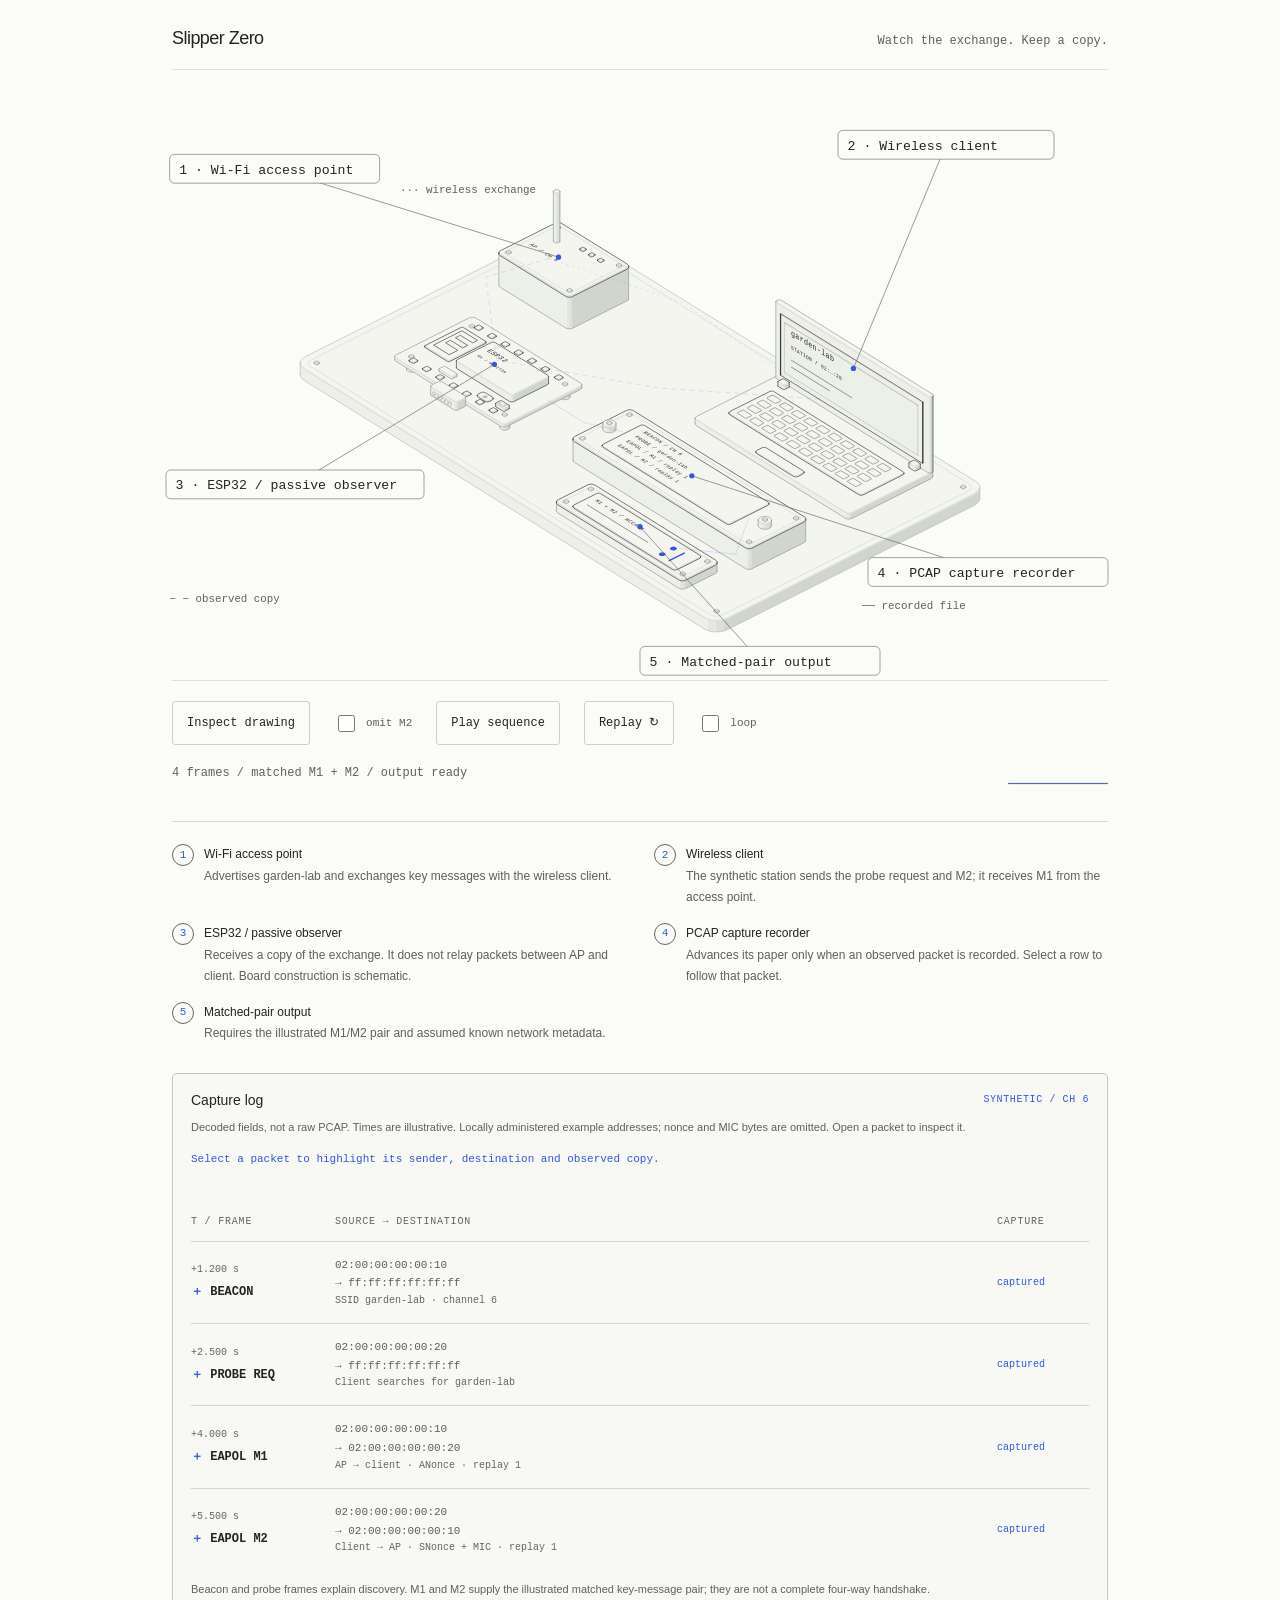
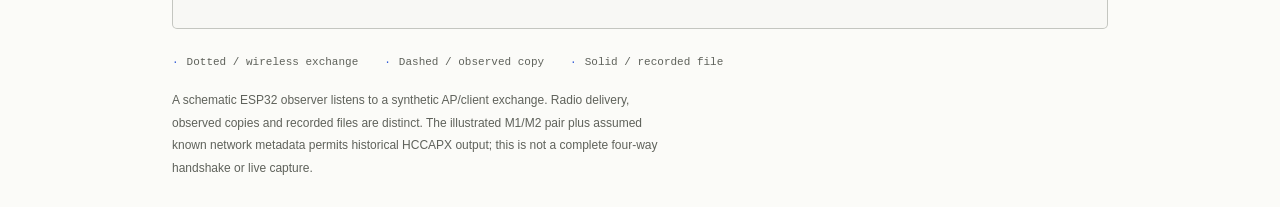
<file: figures/slipper-zero.html>
<!doctype html><html lang="en"><head><meta charset="utf-8"><meta name="viewport" content="width=device-width,initial-scale=1"><meta name="description" content="A schematic ESP32 observer listens to a synthetic AP/client exchange. Radio delivery, observed copies and recorded files are distinct. The illustrated M1/M2 pair plus assumed known network metadata permits historical HCCAPX output; this is not a complete four-way handshake or live capture."><title>Slipper Zero / project anatomy</title><style>
.iso{
  --anatomy-page:#0b0b0b;--anatomy-card:#131313;--anatomy-text:#a3a3a3;--anatomy-strong:#e6e6e6;--anatomy-muted:#6e6e6e;
  --anatomy-paper:#131313;--anatomy-face:#1b1b1b;--anatomy-top:#1c1c1c;
  --anatomy-shade-0:#0f0f0f;--anatomy-shade-1:#121212;--anatomy-shade-2:#151515;--anatomy-shade-3:#181818;
  --anatomy-lit-top:#262626;--anatomy-lit-shade:#1d1d1d;
  --anatomy-hi:#d4d4d4;--anatomy-mid:#6a6a6a;--anatomy-lo:#3e3e3e;--anatomy-faint:#2a2a2a;--anatomy-lit:#ffffff;
  --anatomy-halo:#050505;--anatomy-halo-opacity:.9;--anatomy-dot:#e6e6e6;
  --anatomy-red:#ff6b6b;--anatomy-green:#6be0a0;--anatomy-blue:#6b9bff;
  --anatomy-weight:.6px;--anatomy-ease:cubic-bezier(.32,.72,0,1);
  --anatomy-mono:ui-monospace,"SF Mono",Menlo,Consolas,monospace;
  --anatomy-lift:inset 0 1px 0 0 #ffffff0a,inset 0 0 0 1px #ffffff06,0 0 0 1px #00000026,0 1px 1px -.5px #00000014,0 3px 3px -1.5px #00000014,0 6px 6px -3px #00000014,0 12px 12px -6px #00000014;
}
.iso[data-theme="light"]{
  --anatomy-page:#f2f2ef;--anatomy-card:#fbfbfa;--anatomy-text:#57575a;--anatomy-strong:#18181a;--anatomy-muted:#8c8c90;
  --anatomy-paper:#fbfbfa;--anatomy-face:#ffffff;--anatomy-top:#ffffff;
  --anatomy-shade-0:#dcdcd9;--anatomy-shade-1:#e5e5e2;--anatomy-shade-2:#ededea;--anatomy-shade-3:#f4f4f1;
  --anatomy-lit-top:#ffffff;--anatomy-lit-shade:#eeeeeb;
  --anatomy-hi:#26262a;--anatomy-mid:#8a8a8f;--anatomy-lo:#b4b4b8;--anatomy-faint:#d4d4d6;--anatomy-lit:#000000;
  --anatomy-halo:#8a8a80;--anatomy-halo-opacity:.32;--anatomy-dot:#3a3a3e;
  --anatomy-red:#e5484d;--anatomy-green:#30a46c;--anatomy-blue:#3e63dd;
  --anatomy-lift:inset 0 1px 0 0 #ffffff,0 0 0 1px #0000000f,0 1px 1px -.5px #0000000a,0 3px 3px -1.5px #0000000a,0 6px 6px -3px #0000000a,0 12px 12px -6px #0000000a;
}
.iso-svg{display:block;width:100%;height:auto;overflow:visible}
.iso-svg path,.iso-svg circle{vector-effect:non-scaling-stroke}
.iso-fill{fill:var(--anatomy-paper);stroke:none}
.iso-solid[data-lit]>.iso-fill{fill:var(--anatomy-face)}
.iso-shade,.iso-top{stroke:none}
.iso-shade[data-shade="0"]{fill:var(--anatomy-shade-0)}
.iso-shade[data-shade="1"]{fill:var(--anatomy-shade-1)}
.iso-shade[data-shade="2"]{fill:var(--anatomy-shade-2)}
.iso-shade[data-shade="3"]{fill:var(--anatomy-shade-3)}
.iso-top{fill:var(--anatomy-top)}
.iso-solid[data-lit]>.iso-top{fill:var(--anatomy-lit-top)}
.iso-solid[data-lit]>.iso-shade{fill:var(--anatomy-lit-shade)}
.iso-solid[data-seamless]>.iso-shade,.iso-solid[data-seamless]>.iso-top{stroke-width:.4;stroke-linejoin:round}
.iso-solid[data-seamless]>.iso-shade[data-shade="0"]{stroke:var(--anatomy-shade-0)}
.iso-solid[data-seamless]>.iso-shade[data-shade="1"]{stroke:var(--anatomy-shade-1)}
.iso-solid[data-seamless]>.iso-shade[data-shade="2"]{stroke:var(--anatomy-shade-2)}
.iso-solid[data-seamless]>.iso-shade[data-shade="3"]{stroke:var(--anatomy-shade-3)}
.iso-solid[data-seamless]>.iso-top{stroke:var(--anatomy-top)}
.iso-solid[data-seamless][data-lit]>.iso-top{stroke:var(--anatomy-lit-top)}
.iso-solid[data-seamless][data-lit]>.iso-shade{stroke:var(--anatomy-lit-shade)}
.iso-solid[data-lit]>.iso-edge{stroke:var(--anatomy-lit)}
.iso-halo{fill:var(--anatomy-halo);stroke:none;filter:blur(9px);opacity:var(--anatomy-halo-opacity);transform:translateY(3px)}
.iso-line{fill:none;stroke:var(--anatomy-lo);stroke-width:var(--anatomy-weight);stroke-linecap:round;stroke-linejoin:round}
.iso-line[data-tone="hi"]{stroke:var(--anatomy-hi)}
.iso-line[data-tone="mid"]{stroke:var(--anatomy-mid)}
.iso-line[data-tone="lo"]{stroke:var(--anatomy-lo)}
.iso-line[data-tone="faint"]{stroke:var(--anatomy-faint)}
.iso-line[data-tone="lit"]{stroke:var(--anatomy-lit)}
.iso-line[data-tone="red"]{stroke:var(--anatomy-red)}
.iso-line[data-tone="green"]{stroke:var(--anatomy-green)}
.iso-line[data-tone="blue"]{stroke:var(--anatomy-blue)}
.iso-line[data-dotted]{stroke-dasharray:.01 3.5;stroke-width:1}
.iso-line[data-dashed]{stroke-dasharray:3 3}
.iso-line[data-flow]{stroke-dasharray:2 6}
.iso-wire-end{fill:var(--anatomy-paper);stroke:var(--anatomy-lo);stroke-width:var(--anatomy-weight)}
.iso-wire[data-tone="hi"] .iso-wire-end{stroke:var(--anatomy-hi)}
.iso-wire[data-tone="mid"] .iso-wire-end{stroke:var(--anatomy-mid)}
.iso-wire[data-tone="faint"] .iso-wire-end{stroke:var(--anatomy-faint)}
.iso-wire[data-tone="lit"] .iso-wire-end{stroke:var(--anatomy-lit)}
.iso-dots circle{fill:var(--anatomy-dot);stroke:none;opacity:.32}
.iso-dots[data-tone="hi"] circle{opacity:.85}
.iso-dots[data-tone="mid"] circle{opacity:.45}
.iso-dots[data-tone="lo"] circle{opacity:.22}
.iso-dots[data-tone="faint"] circle{opacity:.12}
.iso-face-text{fill:var(--anatomy-mid);font-family:var(--anatomy-mono);letter-spacing:.04em}
.iso-face-text[data-tone="hi"]{fill:var(--anatomy-hi)}
.iso-face-text[data-tone="lo"]{fill:var(--anatomy-lo)}
.iso-face-text[data-tone="faint"]{fill:var(--anatomy-faint)}
.tb-body{fill:var(--anatomy-shade-2);stroke:none}
.tb-shine{fill:var(--anatomy-top);stroke:none}
.tb-shade{fill:var(--anatomy-shade-0);stroke:none}
.tb-ring{fill:none;stroke:var(--anatomy-lo);stroke-width:.45;stroke-linecap:butt;stroke-linejoin:round}
.tb-ring[data-tone="mid"]{stroke:var(--anatomy-mid)}
.tb-ring[data-tone="faint"]{stroke:var(--anatomy-faint)}
.tb-ring[data-tone="hi"]{stroke:var(--anatomy-hi)}
@keyframes iso-flow{to{stroke-dashoffset:-32}}
@keyframes iso-pulse{0%,100%{opacity:.18}12%{opacity:1}40%{opacity:.18}}
.iso-line[data-flow]{animation:iso-flow 1600ms linear infinite}
.iso-dots circle[data-pulse]{animation:iso-pulse 1600ms steps(1,end) infinite;animation-delay:var(--pulse-at,0ms)}
.iso-figure{margin:32px 0 36px}
.iso-plate{position:relative;padding:52px 24px;border-radius:0;background:var(--anatomy-card);box-shadow:0 0 0 1px var(--anatomy-mid);--anatomy-paper:var(--anatomy-card)}
.iso-plate-corners{position:absolute;inset:18px 20px;pointer-events:none}
.iso-plate-corner{position:absolute;color:var(--anatomy-muted);font-family:var(--anatomy-mono);font-size:10.5px;line-height:1;letter-spacing:.04em;white-space:nowrap}
.iso-plate-corner[data-corner="fig"]{top:0;left:0;color:var(--anatomy-text)}
.iso-plate-corner[data-corner="title"]{top:0;right:0;text-transform:uppercase;letter-spacing:.1em}
.iso-plate-corner[data-corner="hint"]{bottom:0;left:0;text-transform:uppercase;letter-spacing:.1em}
.iso-plate-corner[data-corner="readout"]{right:0;bottom:0;color:var(--anatomy-text);font-variant-numeric:tabular-nums}
.iso-plate .iso-svg{margin:0 auto}
.iso-legend{display:grid;gap:8px;margin-top:12px;color:var(--anatomy-muted);font-size:13px;line-height:1.55}
.iso-keys{display:flex;flex-wrap:wrap;gap:6px 18px}
.iso-key{display:inline-flex;align-items:center;gap:7px}
.iso-swatch{width:16px;height:10px;flex:none;overflow:visible}
.iso-swatch path{fill:none;stroke:var(--anatomy-hi);stroke-width:1;vector-effect:non-scaling-stroke;stroke-linejoin:round;stroke-linecap:round}
.iso-swatch[data-mark="raised"] path,.iso-swatch[data-mark="flat"] path{stroke:var(--anatomy-mid)}
.iso-swatch[data-mark="lit"] path{stroke:var(--anatomy-lit)}
.iso-swatch[data-mark="dim"] path{stroke:var(--anatomy-lo)}
.iso-swatch[data-mark="dotted"] path{stroke-dasharray:.01 3;stroke-width:1.4}
.iso-swatch[data-mark="dashed"] path{stroke-dasharray:3 2.5}
.iso-swatch[data-mark="red"] path{stroke:var(--anatomy-red)}
.iso-swatch[data-mark="green"] path{stroke:var(--anatomy-green)}
.iso-swatch[data-mark="blue"] path{stroke:var(--anatomy-blue)}
.iso-swatch-crease{stroke:var(--anatomy-lo)!important}
@media (max-width:560px){.iso-plate{padding:48px 12px 70px}.iso-plate-corner[data-corner="hint"]{bottom:18px}}
@media (prefers-reduced-motion:reduce){.iso-line[data-flow],.iso-dots circle[data-pulse]{animation:none}}

*{box-sizing:border-box}html{color-scheme:light}body{margin:0;font-family:Inter,Arial,sans-serif;background:var(--anatomy-page);color:var(--anatomy-text)}.iso[data-theme=light]{--anatomy-page:#fbfbf8;--anatomy-card:#fbfbf8;--anatomy-paper:#fbfbf8;--anatomy-strong:#242522;--anatomy-text:#5f625b;--anatomy-muted:#7c8077;--anatomy-face:#e5e8e1;--anatomy-top:#f4f5ef;--anatomy-shade-0:#d1d6cd;--anatomy-shade-1:#dbe0d6;--anatomy-shade-2:#e4e8df;--anatomy-shade-3:#edf0e7;--anatomy-lit-top:#f5f7f0;--anatomy-lit-shade:#d8e1d2;--accent:#315bd6}.iso[data-theme=dark]{color-scheme:dark;--accent:#95b3ff}.iso-svg{display:block;width:100%;height:auto;overflow:visible}.figure{max-width:1000px;margin:0 auto;padding:28px 32px}.figure-header{display:flex;align-items:baseline;justify-content:space-between;gap:16px;border-bottom:1px solid color-mix(in srgb,var(--anatomy-text) 18%,transparent);padding-bottom:18px}.figure-header h1{font-size:18px;letter-spacing:-.03em;color:var(--anatomy-strong);font-weight:500;margin:0}.figure-header p{font:11px/1.6 monospace;margin:0;text-align:right}.drawing{margin:10px -12px 0}.controls{display:flex;flex-wrap:wrap;gap:12px 24px;align-items:end;border-top:1px solid color-mix(in srgb,var(--anatomy-text) 18%,transparent);padding-top:20px}.controls label{display:grid;gap:6px;font:11px/1.5 monospace}.controls select,button{font:12px/1.5 monospace;min-height:44px;border:1px solid color-mix(in srgb,var(--anatomy-text) 28%,transparent);color:var(--anatomy-strong);background:transparent;padding:9px 14px;border-radius:3px;cursor:pointer}.controls .check{display:flex;align-items:center;gap:8px;min-height:44px}.controls input[type=checkbox]{width:17px;height:17px;accent-color:var(--accent)}button:hover,select:hover{border-color:var(--accent)}button:focus-visible,select:focus-visible,input:focus-visible{outline:2px solid var(--accent);outline-offset:4px}button:disabled,select:disabled{opacity:.5;cursor:default}.status-row{display:flex;gap:20px;justify-content:space-between;align-items:center;margin-top:18px}.status-row output{font:11px/1.8 monospace;min-height:40px;max-width:70ch}.status-row progress{width:100px;height:3px;accent-color:var(--accent);flex-shrink:0}.legend{display:flex;list-style:none;gap:10px 26px;flex-wrap:wrap;margin:12px 0 16px;padding:0;font:10px/1.8 monospace}.legend li:before{content:'·';color:var(--accent);margin-right:8px}.caption{font-size:12px;line-height:1.9;max-width:75ch;margin:0}.fallback{font-size:11px}.enhanced .fallback{display:none}.engraving{font-family:monospace;fill:var(--anatomy-strong);letter-spacing:.3px}.screen-grid{fill:none;stroke:var(--anatomy-muted);stroke-width:.45;opacity:.45}.scope-ground{fill:var(--anatomy-paper)}.scope-trace{fill:none;stroke:var(--accent,#315bd6);stroke-width:1}.printed{fill:none;stroke:var(--anatomy-text);stroke-width:.65}.antenna-ink{fill:none;stroke:var(--anatomy-text);stroke-width:.8}.indicator{fill:var(--anatomy-muted);opacity:.4}.indicator.on{fill:var(--accent,#315bd6);opacity:1}.ready-mark{stroke:var(--accent,#315bd6);stroke-width:1.5;fill:none}.signal-route{fill:none;stroke:var(--accent,#315bd6);stroke-width:.7;opacity:.2;stroke-dasharray:2 4}.signal-dot{fill:var(--accent,#315bd6);stroke:var(--anatomy-paper);stroke-width:1}.signal-dot.negative{fill:var(--anatomy-paper);stroke:var(--accent,#315bd6);stroke-width:2}.dial-pointer{stroke:var(--anatomy-strong);stroke-width:.8;fill:none}.embedded .figure{padding:20px 22px}.gallery{max-width:1050px;margin:auto;padding:48px 24px}.gallery h1{font-size:36px;letter-spacing:-.05em;font-weight:500;color:var(--anatomy-strong)}.gallery>p{max-width:65ch;line-height:1.8}.gallery nav{display:flex;flex-wrap:wrap;gap:24px;margin:30px 0;font:12px monospace}.gallery a{color:inherit;text-underline-offset:5px}.gallery section{margin-top:80px}.gallery iframe{display:block;width:100%;height:760px;border:1px solid #d9ddd4;border-radius:4px}.gallery pre{overflow:auto;font:11px/1.8 monospace;background:#f0f2ec;padding:18px}.gallery small{font:11px/1.8 monospace}@media(max-width:600px){.figure{padding:20px 18px}.figure-header{align-items:start;flex-direction:column;gap:8px}.figure-header p{text-align:left}.drawing{margin:18px -12px 4px}.controls{gap:12px 16px;padding-top:16px}.status-row{align-items:start}.status-row progress{width:48px}.legend{display:grid;gap:5px}.caption{font-size:12px}.gallery{padding:24px 12px}.gallery h1{font-size:28px}}@media(prefers-reduced-motion:reduce){*{animation:none!important;transition:none!important}}@media(forced-colors:active){svg{forced-color-adjust:auto}button,select{border:1px solid ButtonText}}

.iso[data-theme=light]{--anatomy-edge:#72796c;--anatomy-line:#747a6f;--anatomy-crease:#8c9385;--anatomy-muted:#63695f}.fault-guide{fill:none;stroke:var(--accent);stroke-width:.7;stroke-dasharray:2 3;opacity:.5}.fault-mark{fill:var(--anatomy-paper);stroke:var(--accent);stroke-width:1}.signal-dot{r:4}.figure-header p{font-size:12px}.legend{font-size:11px}.status-row output{font-size:12px}.iso[data-theme=dark]{--anatomy-strong:#e4e8df;--anatomy-text:#b9c1b3}.gallery iframe{background:var(--anatomy-page)}

/* Anatomy drawing helpers / MIT License

Copyright (c) 2026 Ryan

Permission is hereby granted, free of charge, to any person obtaining a copy
of this software and associated documentation files (the "Software"), to deal
in the Software without restriction, including without limitation the rights
to use, copy, modify, merge, publish, distribute, sublicense, and/or sell
copies of the Software, and to permit persons to whom the Software is
furnished to do so, subject to the following conditions:

The above copyright notice and this permission notice shall be included in all
copies or substantial portions of the Software.

THE SOFTWARE IS PROVIDED "AS IS", WITHOUT WARRANTY OF ANY KIND, EXPRESS OR
IMPLIED, INCLUDING BUT NOT LIMITED TO THE WARRANTIES OF MERCHANTABILITY,
FITNESS FOR A PARTICULAR PURPOSE AND NONINFRINGEMENT. IN NO EVENT SHALL THE
AUTHORS OR COPYRIGHT HOLDERS BE LIABLE FOR ANY CLAIM, DAMAGES OR OTHER
LIABILITY, WHETHER IN AN ACTION OF CONTRACT, TORT OR OTHERWISE, ARISING FROM,
OUT OF OR IN CONNECTION WITH THE SOFTWARE OR THE USE OR OTHER DEALINGS IN THE
SOFTWARE.
 */
.component-label path{fill:none;stroke:var(--anatomy-muted);stroke-width:.65}.component-label circle{fill:var(--accent)}.component-label rect{fill:var(--anatomy-paper);stroke:var(--anatomy-muted);stroke-width:.5}.component-label text{fill:var(--anatomy-strong);font:11px ui-monospace,monospace}.signal-trail{fill:none;stroke:var(--accent);stroke-width:2;stroke-linecap:round}.beacon-ring{fill:none;stroke:var(--accent);stroke-width:1.2}.beacon-ring.outer{opacity:.4}.component-key{display:grid;grid-template-columns:1fr 1fr;gap:14px 28px;border-top:1px solid color-mix(in srgb,var(--anatomy-muted) 24%,transparent);padding-top:22px;margin:18px 0 28px}.component-key>div{display:flex;gap:10px;align-items:start}.key-number{display:grid;place-items:center;flex-shrink:0;width:22px;height:22px;border:1px solid var(--anatomy-muted);border-radius:50%;font:11px/1 monospace;color:var(--accent)}.component-key p{margin:0;font-size:12px;line-height:1.8}.component-key strong{font-weight:500;color:var(--anatomy-strong)}.record-panel{border:1px solid color-mix(in srgb,var(--anatomy-muted) 35%,transparent);border-radius:5px;padding:18px;margin:20px 0 24px;background:color-mix(in srgb,var(--anatomy-top) 40%,transparent)}.record-panel h2{font-size:14px;font-weight:500;color:var(--anatomy-strong);margin:0}.record-heading{display:flex;align-items:center;justify-content:space-between;gap:12px}.record-note{font-size:11px;line-height:1.8;margin:10px 0;color:var(--anatomy-text)}.synthetic-badge{font:10px/1.5 monospace;letter-spacing:.06em;color:var(--accent)}.record-panel pre{font:12px/1.9 monospace;white-space:pre-wrap;overflow-wrap:anywhere;margin:16px 0 0;color:var(--anatomy-strong)}.measurements{display:grid;grid-template-columns:repeat(4,1fr);gap:20px;margin:18px 0 0}.measurements dt{font-size:11px;line-height:1.6}.measurements dd{margin:6px 0 0;font:18px/1.5 monospace;color:var(--accent)}.packet-header,.packet-record summary{display:grid;grid-template-columns:130px 1fr 92px;gap:14px;align-items:center}.packet-header{font:10px/1.5 monospace;text-transform:uppercase;letter-spacing:.08em;padding:12px 0;color:var(--anatomy-muted)}.packet-record{border-top:1px solid color-mix(in srgb,var(--anatomy-muted) 25%,transparent)}.packet-record summary{cursor:pointer;padding:14px 0;font:11px/1.7 monospace;list-style:none;min-height:68px}.packet-record summary::-webkit-details-marker{display:none}.packet-record summary:focus-visible{outline:2px solid var(--accent);outline-offset:3px}.packet-record summary>span:first-child{display:grid;gap:4px}.packet-record summary strong{color:var(--anatomy-strong);font-size:12px}.packet-record summary strong:before{content:'＋ ';color:var(--accent)}.packet-record[open] summary strong:before{content:'− '}.packet-record small{display:block;font:10px/1.6 monospace;color:var(--anatomy-muted)}.packet-address{overflow-wrap:anywhere}.capture-state{font-size:10px;color:var(--accent)}.packet-record[data-state=pending] summary,.packet-record[data-state=not-received] summary{opacity:.5}.packet-record[data-state=in-transit]{background:color-mix(in srgb,var(--accent) 6%,transparent)}.packet-record dl{margin:0 0 14px;padding:12px;background:color-mix(in srgb,var(--anatomy-muted) 7%,transparent);font:11px/1.8 monospace}.packet-record dl>div{display:grid;grid-template-columns:145px 1fr;gap:12px;margin:5px 0}.packet-record dt{color:var(--anatomy-muted)}.packet-record dd{margin:0;overflow-wrap:anywhere;color:var(--anatomy-strong)}@media(max-width:600px){.component-key{grid-template-columns:1fr;gap:14px}.record-panel{padding:12px}.measurements{grid-template-columns:1fr 1fr;gap:16px}.packet-header{display:none}.packet-record summary{grid-template-columns:1fr auto;gap:6px}.packet-address{grid-column:1/-1;grid-row:2}.capture-state{grid-column:2;grid-row:1}.packet-record dl>div{grid-template-columns:1fr;gap:0;margin-bottom:12px}.record-heading{align-items:start;flex-direction:column;gap:6px}}
.flight-label{fill:var(--accent);font:9px ui-monospace,monospace;paint-order:stroke;stroke:var(--anatomy-paper);stroke-width:3px;stroke-linejoin:round}
.key-engraving{fill:none;stroke:var(--anatomy-text);stroke-width:.35}.paper-selection{fill:transparent}.is-selected>.paper-selection{fill:var(--accent);opacity:.14}.path-key text{font:9px ui-monospace,monospace;fill:var(--anatomy-text)}[data-part^=role-].is-selected .iso-edge{stroke:var(--accent);stroke-width:1.3}.signal-route[data-path^=radio]{stroke-dasharray:1 5}.signal-route[data-path^=copy]{stroke-dasharray:5 4}.signal-route[data-path=capture],.signal-route[data-path=extract]{stroke-dasharray:none}.signal-route.is-selected{opacity:.9!important;stroke-width:1.5}.packet-record.is-selected{box-shadow:inset 3px 0 var(--accent);padding-left:10px}.packet-record [data-replay-packet]{margin:0 0 16px}.selection-note{font:11px/1.8 monospace;color:var(--accent);margin:12px 0;min-height:40px}.inspect-toolbar{display:flex;gap:20px;align-items:center;justify-content:space-between}.inspect-toolbar h2{font-size:18px;font-weight:500;margin:0}.inspect-tools{display:flex;gap:12px;align-items:center;margin-top:16px}.inspect-tools output{min-width:5ch;font:12px monospace;text-align:center}.inspect-hint{font:11px/1.8 monospace;margin:12px 0}dialog[data-inspect-dialog]{width:min(1200px,96vw);max-width:96vw;max-height:94dvh;padding:20px;border:1px solid var(--anatomy-muted);border-radius:5px;background:var(--anatomy-paper);color:var(--anatomy-strong);overflow:auto}dialog::backdrop{background:#101510b3}.inspect-stage{height:min(65dvh,700px);min-height:200px;overflow:hidden;touch-action:none;border:1px solid var(--anatomy-muted);cursor:grab}.inspect-stage:active{cursor:grabbing}.inspect-stage:focus-visible{outline:2px solid var(--accent);outline-offset:3px}[data-pan-surface]{width:100%;height:100%;transform-origin:center;will-change:transform}[data-pan-surface] svg{width:100%;height:100%;overflow:visible;pointer-events:none}.inspect-tools button{min-width:44px}@media(max-width:600px){dialog[data-inspect-dialog]{padding:12px}.inspect-toolbar h2{font-size:16px}.inspect-tools{gap:8px}.inspect-stage{height:60dvh}}
.paper-ghost{fill:var(--accent);font:3.4px ui-monospace,monospace}
[data-pan-surface]{will-change:auto}[data-pan-surface] svg{overflow:hidden}
</style></head><body class="iso" data-theme="light"><main class="figure" data-anatomy="slipper-zero"><header class="figure-header"><h1>Slipper Zero</h1><p>Watch the exchange. Keep a copy.</p></header><div class="drawing"><svg xmlns="http://www.w3.org/2000/svg" class="iso-svg" viewBox="0 0 800 500" role="img" aria-label="Slipper Zero: access point and wireless client exchange packets; a passive ESP32 observes copies and records them before matched-pair extraction."><g class="iso-solid"><path class="iso-fill" d="M326.9 154.7L327.1 154.1L327.6 153.5L328.3 153.1L332.4 151L333.3 150.7L334.3 150.5L335.4 150.4L336.5 150.5L337.4 150.8L338.3 151.2L342 153.5L342.6 154L342.9 154.6L343 155.2L343 162L342.8 162.6L342.4 163.2L341.7 163.6L337.5 165.7L336.7 166.1L335.6 166.3L334.6 166.3L333.5 166.2L332.5 165.9L331.7 165.5L328 163.2L327.4 162.7L327 162.2L326.9 161.6Z"/><path class="iso-shade" data-shade="0" d="M343 162L342.8 162.6L342.8 155.8L343 155.2ZM342.8 162.6L342.4 163.2L342.4 156.3L342.8 155.8ZM342.4 163.2L341.7 163.6L341.7 156.8L342.4 156.3ZM341.7 163.6L337.5 165.7L337.5 158.8L341.7 156.8ZM337.5 165.7L336.7 166.1L336.7 159.2L337.5 158.8Z"/><path class="iso-shade" data-shade="1" d="M336.7 166.1L335.6 166.3L335.6 159.4L336.7 159.2ZM335.6 166.3L334.6 166.3L334.6 159.4L335.6 159.4Z"/><path class="iso-shade" data-shade="2" d="M334.6 166.3L333.5 166.2L333.5 159.3L334.6 159.4ZM333.5 166.2L332.5 165.9L332.5 159.1L333.5 159.3Z"/><path class="iso-shade" data-shade="3" d="M332.5 165.9L331.7 165.5L331.7 158.7L332.5 159.1ZM331.7 165.5L328 163.2L328 156.4L331.7 158.7ZM328 163.2L327.4 162.7L327.4 155.9L328 156.4ZM327.4 162.7L327 162.2L327 155.3L327.4 155.9ZM327 162.2L326.9 161.6L326.9 154.7L327 155.3Z"/><path class="iso-top" d="M342 153.5L342.6 154L342.9 154.6L343 155.2L342.8 155.8L342.4 156.3L341.7 156.8L337.5 158.8L336.7 159.2L335.6 159.4L334.6 159.4L333.5 159.3L332.5 159.1L331.7 158.7L328 156.4L327.4 155.9L327 155.3L326.9 154.7L327.1 154.1L327.6 153.5L328.3 153.1L332.4 151L333.3 150.7L334.3 150.5L335.4 150.4L336.5 150.5L337.4 150.8L338.3 151.2Z"/><path class="iso-line iso-crease" data-tone="faint" d="M343 155.2L342.8 155.8L342.4 156.3L341.7 156.8L337.5 158.8L336.7 159.2L335.6 159.4L334.6 159.4L333.5 159.3L332.5 159.1L331.7 158.7L328 156.4L327.4 155.9L327 155.3L326.9 154.7"/><path class="iso-line iso-bevel" data-tone="faint" d="M343 155.2L342 155.6L341.7 156L341.1 156.4L337 158.5L336.3 158.8L335.5 158.9L334.6 159L333.7 158.9L333 158.7L332.3 158.3L328.6 156.1L328.1 155.6L327.8 155.2L326.9 154.7"/><path class="iso-line iso-edge" data-tone="lo" d="M326.9 154.7L327.1 154.1L327.6 153.5L328.3 153.1L332.4 151L333.3 150.7L334.3 150.5L335.4 150.4L336.5 150.5L337.4 150.8L338.3 151.2L342 153.5L342.6 154L342.9 154.6L343 155.2M343 162L342.8 162.6L342.4 163.2L341.7 163.6L337.5 165.7L336.7 166.1L335.6 166.3L334.6 166.3L333.5 166.2L332.5 165.9L331.7 165.5L328 163.2L327.4 162.7L327 162.2L326.9 161.6M343 155.2L343 162M326.9 154.7L326.9 161.6"/></g><g class="iso-solid"><path class="iso-fill" d="M146 245.8L146.2 245.2L146.7 244.6L147.4 244.2L151.5 242.1L152.4 241.7L153.4 241.5L154.5 241.5L155.6 241.6L156.6 241.9L157.4 242.3L161.1 244.6L161.7 245.1L162.1 245.6L162.1 246.2L162.1 253.1L161.9 253.7L161.5 254.3L160.8 254.7L156.7 256.8L155.8 257.1L154.8 257.3L153.7 257.4L152.6 257.3L151.6 257L150.8 256.6L147.1 254.3L146.5 253.8L146.1 253.2L146 252.6Z"/><path class="iso-shade" data-shade="0" d="M162.1 253.1L161.9 253.7L161.9 246.8L162.1 246.2ZM161.9 253.7L161.5 254.3L161.5 247.4L161.9 246.8ZM161.5 254.3L160.8 254.7L160.8 247.8L161.5 247.4ZM160.8 254.7L156.7 256.8L156.7 249.9L160.8 247.8ZM156.7 256.8L155.8 257.1L155.8 250.2L156.7 249.9Z"/><path class="iso-shade" data-shade="1" d="M155.8 257.1L154.8 257.3L154.8 250.4L155.8 250.2ZM154.8 257.3L153.7 257.4L153.7 250.5L154.8 250.4Z"/><path class="iso-shade" data-shade="2" d="M153.7 257.4L152.6 257.3L152.6 250.4L153.7 250.5ZM152.6 257.3L151.6 257L151.6 250.1L152.6 250.4Z"/><path class="iso-shade" data-shade="3" d="M151.6 257L150.8 256.6L150.8 249.7L151.6 250.1ZM150.8 256.6L147.1 254.3L147.1 247.4L150.8 249.7ZM147.1 254.3L146.5 253.8L146.5 246.9L147.1 247.4ZM146.5 253.8L146.1 253.2L146.1 246.4L146.5 246.9ZM146.1 253.2L146 252.6L146 245.8L146.1 246.4Z"/><path class="iso-top" d="M161.1 244.6L161.7 245.1L162.1 245.6L162.1 246.2L161.9 246.8L161.5 247.4L160.8 247.8L156.7 249.9L155.8 250.2L154.8 250.4L153.7 250.5L152.6 250.4L151.6 250.1L150.8 249.7L147.1 247.4L146.5 246.9L146.1 246.4L146 245.8L146.2 245.2L146.7 244.6L147.4 244.2L151.5 242.1L152.4 241.7L153.4 241.5L154.5 241.5L155.6 241.6L156.6 241.9L157.4 242.3Z"/><path class="iso-line iso-crease" data-tone="faint" d="M162.1 246.2L161.9 246.8L161.5 247.4L160.8 247.8L156.7 249.9L155.8 250.2L154.8 250.4L153.7 250.5L152.6 250.4L151.6 250.1L150.8 249.7L147.1 247.4L146.5 246.9L146.1 246.4L146 245.8"/><path class="iso-line iso-bevel" data-tone="faint" d="M162.1 246.2L161.2 246.7L160.8 247.1L160.2 247.5L156.2 249.5L155.4 249.8L154.6 250L153.7 250L152.9 249.9L152.1 249.7L151.4 249.4L147.8 247.1L147.2 246.7L146.9 246.3L146 245.8"/><path class="iso-line iso-edge" data-tone="lo" d="M146 245.8L146.2 245.2L146.7 244.6L147.4 244.2L151.5 242.1L152.4 241.7L153.4 241.5L154.5 241.5L155.6 241.6L156.6 241.9L157.4 242.3L161.1 244.6L161.7 245.1L162.1 245.6L162.1 246.2M162.1 253.1L161.9 253.7L161.5 254.3L160.8 254.7L156.7 256.8L155.8 257.1L154.8 257.3L153.7 257.4L152.6 257.3L151.6 257L150.8 256.6L147.1 254.3L146.5 253.8L146.1 253.2L146 252.6M162.1 246.2L162.1 253.1M146 245.8L146 252.6"/></g><g class="iso-solid"><path class="iso-fill" d="M637.9 347.8L638.1 347.2L638.5 346.6L639.2 346.2L643.3 344.1L644.2 343.8L645.2 343.6L646.3 343.5L647.4 343.6L648.4 343.9L649.2 344.3L652.9 346.6L653.5 347.1L653.9 347.7L654 348.3L654 355.1L653.8 355.7L653.3 356.3L652.6 356.7L648.5 358.8L647.6 359.2L646.6 359.4L645.5 359.4L644.4 359.3L643.4 359L642.6 358.6L638.9 356.3L638.3 355.8L637.9 355.3L637.9 354.7Z"/><path class="iso-shade" data-shade="0" d="M654 355.1L653.8 355.7L653.8 348.9L654 348.3ZM653.8 355.7L653.3 356.3L653.3 349.4L653.8 348.9ZM653.3 356.3L652.6 356.7L652.6 349.9L653.3 349.4ZM652.6 356.7L648.5 358.8L648.5 351.9L652.6 349.9ZM648.5 358.8L647.6 359.2L647.6 352.3L648.5 351.9Z"/><path class="iso-shade" data-shade="1" d="M647.6 359.2L646.6 359.4L646.6 352.5L647.6 352.3ZM646.6 359.4L645.5 359.4L645.5 352.5L646.6 352.5Z"/><path class="iso-shade" data-shade="2" d="M645.5 359.4L644.4 359.3L644.4 352.4L645.5 352.5ZM644.4 359.3L643.4 359L643.4 352.2L644.4 352.4Z"/><path class="iso-shade" data-shade="3" d="M643.4 359L642.6 358.6L642.6 351.8L643.4 352.2ZM642.6 358.6L638.9 356.3L638.9 349.5L642.6 351.8ZM638.9 356.3L638.3 355.8L638.3 349L638.9 349.5ZM638.3 355.8L637.9 355.3L637.9 348.4L638.3 349ZM637.9 355.3L637.9 354.7L637.9 347.8L637.9 348.4Z"/><path class="iso-top" d="M652.9 346.6L653.5 347.1L653.9 347.7L654 348.3L653.8 348.9L653.3 349.4L652.6 349.9L648.5 351.9L647.6 352.3L646.6 352.5L645.5 352.5L644.4 352.4L643.4 352.2L642.6 351.8L638.9 349.5L638.3 349L637.9 348.4L637.9 347.8L638.1 347.2L638.5 346.6L639.2 346.2L643.3 344.1L644.2 343.8L645.2 343.6L646.3 343.5L647.4 343.6L648.4 343.9L649.2 344.3Z"/><path class="iso-line iso-crease" data-tone="faint" d="M654 348.3L653.8 348.9L653.3 349.4L652.6 349.9L648.5 351.9L647.6 352.3L646.6 352.5L645.5 352.5L644.4 352.4L643.4 352.2L642.6 351.8L638.9 349.5L638.3 349L637.9 348.4L637.9 347.8"/><path class="iso-line iso-bevel" data-tone="faint" d="M654 348.3L653 348.7L652.6 349.1L652 349.5L648 351.6L647.2 351.9L646.4 352L645.5 352.1L644.7 352L643.9 351.8L643.2 351.4L639.6 349.2L639 348.7L638.8 348.3L637.9 347.8"/><path class="iso-line iso-edge" data-tone="lo" d="M637.9 347.8L638.1 347.2L638.5 346.6L639.2 346.2L643.3 344.1L644.2 343.8L645.2 343.6L646.3 343.5L647.4 343.6L648.4 343.9L649.2 344.3L652.9 346.6L653.5 347.1L653.9 347.7L654 348.3M654 355.1L653.8 355.7L653.3 356.3L652.6 356.7L648.5 358.8L647.6 359.2L646.6 359.4L645.5 359.4L644.4 359.3L643.4 359L642.6 358.6L638.9 356.3L638.3 355.8L637.9 355.3L637.9 354.7M654 348.3L654 355.1M637.9 347.8L637.9 354.7"/></g><g class="iso-solid"><path class="iso-fill" d="M457 438.9L457.2 438.3L457.6 437.7L458.3 437.3L462.5 435.2L463.3 434.8L464.4 434.6L465.4 434.6L466.5 434.7L467.5 435L468.3 435.4L472 437.7L472.6 438.2L473 438.7L473.1 439.3L473.1 446.2L472.9 446.8L472.4 447.4L471.7 447.8L467.6 449.9L466.7 450.2L465.7 450.4L464.6 450.5L463.5 450.4L462.6 450.1L461.7 449.7L458 447.4L457.4 446.9L457.1 446.3L457 445.7Z"/><path class="iso-shade" data-shade="0" d="M473.1 446.2L472.9 446.8L472.9 439.9L473.1 439.3ZM472.9 446.8L472.4 447.4L472.4 440.5L472.9 439.9ZM472.4 447.4L471.7 447.8L471.7 440.9L472.4 440.5ZM471.7 447.8L467.6 449.9L467.6 443L471.7 440.9ZM467.6 449.9L466.7 450.2L466.7 443.3L467.6 443Z"/><path class="iso-shade" data-shade="1" d="M466.7 450.2L465.7 450.4L465.7 443.5L466.7 443.3ZM465.7 450.4L464.6 450.5L464.6 443.6L465.7 443.5Z"/><path class="iso-shade" data-shade="2" d="M464.6 450.5L463.5 450.4L463.5 443.5L464.6 443.6ZM463.5 450.4L462.6 450.1L462.6 443.2L463.5 443.5Z"/><path class="iso-shade" data-shade="3" d="M462.6 450.1L461.7 449.7L461.7 442.8L462.6 443.2ZM461.7 449.7L458 447.4L458 440.5L461.7 442.8ZM458 447.4L457.4 446.9L457.4 440L458 440.5ZM457.4 446.9L457.1 446.3L457.1 439.5L457.4 440ZM457.1 446.3L457 445.7L457 438.9L457.1 439.5Z"/><path class="iso-top" d="M472 437.7L472.6 438.2L473 438.7L473.1 439.3L472.9 439.9L472.4 440.5L471.7 440.9L467.6 443L466.7 443.3L465.7 443.5L464.6 443.6L463.5 443.5L462.6 443.2L461.7 442.8L458 440.5L457.4 440L457.1 439.5L457 438.9L457.2 438.3L457.6 437.7L458.3 437.3L462.5 435.2L463.3 434.8L464.4 434.6L465.4 434.6L466.5 434.7L467.5 435L468.3 435.4Z"/><path class="iso-line iso-crease" data-tone="faint" d="M473.1 439.3L472.9 439.9L472.4 440.5L471.7 440.9L467.6 443L466.7 443.3L465.7 443.5L464.6 443.6L463.5 443.5L462.6 443.2L461.7 442.8L458 440.5L457.4 440L457.1 439.5L457 438.9"/><path class="iso-line iso-bevel" data-tone="faint" d="M473.1 439.3L472.1 439.8L471.7 440.2L471.1 440.6L467.1 442.6L466.3 442.9L465.5 443.1L464.6 443.1L463.8 443L463 442.8L462.3 442.5L458.7 440.2L458.2 439.8L457.9 439.4L457 438.9"/><path class="iso-line iso-edge" data-tone="lo" d="M457 438.9L457.2 438.3L457.6 437.7L458.3 437.3L462.5 435.2L463.3 434.8L464.4 434.6L465.4 434.6L466.5 434.7L467.5 435L468.3 435.4L472 437.7L472.6 438.2L473 438.7L473.1 439.3M473.1 446.2L472.9 446.8L472.4 447.4L471.7 447.8L467.6 449.9L466.7 450.2L465.7 450.4L464.6 450.5L463.5 450.4L462.6 450.1L461.7 449.7L458 447.4L457.4 446.9L457.1 446.3L457 445.7M473.1 439.3L473.1 446.2M457 438.9L457 445.7"/></g><g class="iso-solid"><path class="iso-fill" d="M116.8 235.7L117.5 233.7L119.1 231.9L121.4 230.4L327 126.9L329.9 125.8L333.3 125.1L336.9 124.9L340.5 125.3L343.7 126.2L346.5 127.5L679.6 334.4L681.7 336L682.9 337.9L683.2 339.9L683.2 349.1L682.5 351.1L680.9 352.9L678.6 354.5L473 457.9L470.1 459.1L466.7 459.8L463.1 459.9L459.5 459.6L456.3 458.7L453.5 457.4L120.4 250.5L118.3 248.8L117.1 246.9L116.8 244.9Z"/><path class="iso-shade" data-shade="0" d="M683.2 349.1L682.5 351.1L682.5 341.9L683.2 339.9ZM682.5 351.1L680.9 352.9L680.9 343.7L682.5 341.9ZM680.9 352.9L678.6 354.5L678.6 345.3L680.9 343.7ZM678.6 354.5L473 457.9L473 448.8L678.6 345.3ZM473 457.9L470.1 459.1L470.1 449.9L473 448.8Z"/><path class="iso-shade" data-shade="1" d="M470.1 459.1L466.7 459.8L466.7 450.6L470.1 449.9ZM466.7 459.8L463.1 459.9L463.1 450.7L466.7 450.6Z"/><path class="iso-shade" data-shade="2" d="M463.1 459.9L459.5 459.6L459.5 450.4L463.1 450.7ZM459.5 459.6L456.3 458.7L456.3 449.5L459.5 450.4Z"/><path class="iso-shade" data-shade="3" d="M456.3 458.7L453.5 457.4L453.5 448.2L456.3 449.5ZM453.5 457.4L120.4 250.5L120.4 241.3L453.5 448.2ZM120.4 250.5L118.3 248.8L118.3 239.6L120.4 241.3ZM118.3 248.8L117.1 246.9L117.1 237.7L118.3 239.6ZM117.1 246.9L116.8 244.9L116.8 235.7L117.1 237.7Z"/><path class="iso-top" d="M679.6 334.4L681.7 336L682.9 337.9L683.2 339.9L682.5 341.9L680.9 343.7L678.6 345.3L473 448.8L470.1 449.9L466.7 450.6L463.1 450.7L459.5 450.4L456.3 449.5L453.5 448.2L120.4 241.3L118.3 239.6L117.1 237.7L116.8 235.7L117.5 233.7L119.1 231.9L121.4 230.4L327 126.9L329.9 125.8L333.3 125.1L336.9 124.9L340.5 125.3L343.7 126.2L346.5 127.5Z"/><path class="iso-line iso-crease" data-tone="faint" d="M683.2 339.9L682.5 341.9L680.9 343.7L678.6 345.3L473 448.8L470.1 449.9L466.7 450.6L463.1 450.7L459.5 450.4L456.3 449.5L453.5 448.2L120.4 241.3L118.3 239.6L117.1 237.7L116.8 235.7"/><path class="iso-line iso-bevel" data-tone="faint" d="M683.2 339.9L681.7 341.8L680.2 343.5L678 345L472.5 448.4L469.7 449.5L466.5 450.1L463.1 450.3L459.8 449.9L456.7 449.1L454.1 447.9L121 241L119.1 239.4L117.9 237.6L116.8 235.7"/><path class="iso-line" data-tone="faint" d="M674.5 336.9L675.5 337.8L676.1 338.7L676.2 339.7L675.9 340.7L675.1 341.6L674 342.4L468.4 445.9L466.9 446.5L465.2 446.8L463.4 446.9L461.7 446.7L460 446.3L458.7 445.6L125.5 238.7L124.5 237.9L123.9 236.9L123.8 235.9L124.1 234.9L124.9 234L126 233.3L331.6 129.8L333.1 129.2L334.8 128.9L336.6 128.8L338.3 129L340 129.4L341.3 130.1Z"/><path class="iso-line iso-edge" data-tone="lo" d="M116.8 235.7L117.5 233.7L119.1 231.9L121.4 230.4L327 126.9L329.9 125.8L333.3 125.1L336.9 124.9L340.5 125.3L343.7 126.2L346.5 127.5L679.6 334.4L681.7 336L682.9 337.9L683.2 339.9M683.2 349.1L682.5 351.1L680.9 352.9L678.6 354.5L473 457.9L470.1 459.1L466.7 459.8L463.1 459.9L459.5 459.6L456.3 458.7L453.5 457.4L120.4 250.5L118.3 248.8L117.1 246.9L116.8 244.9M683.2 339.9L683.2 349.1M116.8 235.7L116.8 244.9"/></g><g class="iso-solid"><path class="iso-fill" d="M334.1 131.8L334.2 131.6L334.3 131.4L334.5 131.2L334.8 131L335.1 130.9L335.5 130.8L335.9 130.7L336.3 130.7L336.7 130.8L337.1 130.9L337.4 131L337.7 131.1L338 131.3L338.2 131.5L338.3 131.7L338.3 132L338.3 132.7L338.2 132.9L338.1 133.1L337.9 133.3L337.6 133.5L337.3 133.6L336.9 133.7L336.5 133.8L336.1 133.8L335.7 133.8L335.3 133.7L335 133.6L334.7 133.4L334.4 133.2L334.3 133L334.2 132.8L334.1 132.6Z"/><path class="iso-shade" data-shade="0" d="M337.6 133.5L337.3 133.6L337.3 132.9L337.6 132.8ZM338.3 132.7L338.2 132.9L338.2 132.2L338.3 132ZM338.2 132.9L338.1 133.1L338.1 132.4L338.2 132.2ZM338.1 133.1L337.9 133.3L337.9 132.6L338.1 132.4ZM337.9 133.3L337.6 133.5L337.6 132.8L337.9 132.6Z"/><path class="iso-shade" data-shade="1" d="M337.3 133.6L336.9 133.7L336.9 133L337.3 132.9ZM336.9 133.7L336.5 133.8L336.5 133L336.9 133ZM336.5 133.8L336.1 133.8L336.1 133.1L336.5 133Z"/><path class="iso-shade" data-shade="2" d="M336.1 133.8L335.7 133.8L335.7 133L336.1 133.1ZM335.7 133.8L335.3 133.7L335.3 132.9L335.7 133Z"/><path class="iso-shade" data-shade="3" d="M335.3 133.7L335 133.6L335 132.8L335.3 132.9ZM335 133.6L334.7 133.4L334.7 132.7L335 132.8ZM334.7 133.4L334.4 133.2L334.4 132.5L334.7 132.7ZM334.4 133.2L334.3 133L334.3 132.3L334.4 132.5ZM334.3 133L334.2 132.8L334.2 132.1L334.3 132.3ZM334.2 132.8L334.1 132.6L334.1 131.8L334.2 132.1Z"/><path class="iso-top" d="M337.6 132.8L337.3 132.9L336.9 133L336.5 133L336.1 133.1L335.7 133L335.3 132.9L335 132.8L334.7 132.7L334.4 132.5L334.3 132.3L334.2 132.1L334.1 131.8L334.2 131.6L334.3 131.4L334.5 131.2L334.8 131L335.1 130.9L335.5 130.8L335.9 130.7L336.3 130.7L336.7 130.8L337.1 130.9L337.4 131L337.7 131.1L338 131.3L338.2 131.5L338.3 131.7L338.3 132L338.2 132.2L338.1 132.4L337.9 132.6Z"/><path class="iso-line iso-crease" data-tone="faint" d="M338.3 132L338.2 132.2L338.1 132.4L337.9 132.6L337.6 132.8L337.3 132.9L336.9 133L336.5 133L336.1 133.1L335.7 133L335.3 132.9L335 132.8L334.7 132.7L334.4 132.5L334.3 132.3L334.2 132.1L334.1 131.8"/><path class="iso-line iso-bevel" data-tone="faint" d="M338.3 132L337.7 132.1L337.6 132.3L337.4 132.4L337.2 132.5L337 132.6L336.7 132.7L336.4 132.7L336.1 132.7L335.8 132.7L335.6 132.7L335.3 132.6L335.1 132.5L334.9 132.3L334.8 132.2L334.7 132L334.1 131.8"/><path class="iso-line" data-tone="lo" data-free="" d="M335.6 131.5L336.8 132.3"/><path class="iso-line iso-edge" data-tone="mid" d="M334.1 131.8L334.2 131.6L334.3 131.4L334.5 131.2L334.8 131L335.1 130.9L335.5 130.8L335.9 130.7L336.3 130.7L336.7 130.8L337.1 130.9L337.4 131L337.7 131.1L338 131.3L338.2 131.5L338.3 131.7L338.3 132M338.3 132.7L338.2 132.9L338.1 133.1L337.9 133.3L337.6 133.5L337.3 133.6L336.9 133.7L336.5 133.8L336.1 133.8L335.7 133.8L335.3 133.7L335 133.6L334.7 133.4L334.4 133.2L334.3 133L334.2 132.8L334.1 132.6M334.1 131.8L334.1 132.6M338.3 132L338.3 132.7"/></g><g class="iso-solid"><path class="iso-fill" d="M667.3 338.7L667.3 338.5L667.5 338.3L667.7 338.1L668 337.9L668.3 337.8L668.6 337.7L669 337.6L669.4 337.6L669.9 337.7L670.2 337.7L670.6 337.9L670.9 338L671.1 338.2L671.3 338.4L671.4 338.6L671.4 338.9L671.4 339.6L671.4 339.8L671.2 340L671 340.2L670.7 340.4L670.4 340.5L670 340.6L669.6 340.7L669.2 340.7L668.8 340.7L668.4 340.6L668.1 340.5L667.8 340.3L667.6 340.1L667.4 339.9L667.3 339.7L667.3 339.5Z"/><path class="iso-shade" data-shade="0" d="M670.7 340.4L670.4 340.5L670.4 339.8L670.7 339.7ZM671.4 339.6L671.4 339.8L671.4 339.1L671.4 338.9ZM671.4 339.8L671.2 340L671.2 339.3L671.4 339.1ZM671.2 340L671 340.2L671 339.5L671.2 339.3ZM671 340.2L670.7 340.4L670.7 339.7L671 339.5Z"/><path class="iso-shade" data-shade="1" d="M670.4 340.5L670 340.6L670 339.9L670.4 339.8ZM670 340.6L669.6 340.7L669.6 339.9L670 339.9ZM669.6 340.7L669.2 340.7L669.2 339.9L669.6 339.9Z"/><path class="iso-shade" data-shade="2" d="M669.2 340.7L668.8 340.7L668.8 339.9L669.2 339.9ZM668.8 340.7L668.4 340.6L668.4 339.8L668.8 339.9Z"/><path class="iso-shade" data-shade="3" d="M668.4 340.6L668.1 340.5L668.1 339.7L668.4 339.8ZM668.1 340.5L667.8 340.3L667.8 339.6L668.1 339.7ZM667.8 340.3L667.6 340.1L667.6 339.4L667.8 339.6ZM667.6 340.1L667.4 339.9L667.4 339.2L667.6 339.4ZM667.4 339.9L667.3 339.7L667.3 339L667.4 339.2ZM667.3 339.7L667.3 339.5L667.3 338.7L667.3 339Z"/><path class="iso-top" d="M670.7 339.7L670.4 339.8L670 339.9L669.6 339.9L669.2 339.9L668.8 339.9L668.4 339.8L668.1 339.7L667.8 339.6L667.6 339.4L667.4 339.2L667.3 339L667.3 338.7L667.3 338.5L667.5 338.3L667.7 338.1L668 337.9L668.3 337.8L668.6 337.7L669 337.6L669.4 337.6L669.9 337.7L670.2 337.7L670.6 337.9L670.9 338L671.1 338.2L671.3 338.4L671.4 338.6L671.4 338.9L671.4 339.1L671.2 339.3L671 339.5Z"/><path class="iso-line iso-crease" data-tone="faint" d="M671.4 338.9L671.4 339.1L671.2 339.3L671 339.5L670.7 339.7L670.4 339.8L670 339.9L669.6 339.9L669.2 339.9L668.8 339.9L668.4 339.8L668.1 339.7L667.8 339.6L667.6 339.4L667.4 339.2L667.3 339L667.3 338.7"/><path class="iso-line iso-bevel" data-tone="faint" d="M671.4 338.9L670.8 339L670.7 339.2L670.6 339.3L670.4 339.4L670.1 339.5L669.8 339.6L669.6 339.6L669.3 339.6L669 339.6L668.7 339.6L668.4 339.5L668.2 339.4L668 339.2L667.9 339.1L667.8 338.9L667.3 338.7"/><path class="iso-line" data-tone="lo" data-free="" d="M668.7 338.4L669.9 339.2"/><path class="iso-line iso-edge" data-tone="mid" d="M667.3 338.7L667.3 338.5L667.5 338.3L667.7 338.1L668 337.9L668.3 337.8L668.6 337.7L669 337.6L669.4 337.6L669.9 337.7L670.2 337.7L670.6 337.9L670.9 338L671.1 338.2L671.3 338.4L671.4 338.6L671.4 338.9M671.4 339.6L671.4 339.8L671.2 340L671 340.2L670.7 340.4L670.4 340.5L670 340.6L669.6 340.7L669.2 340.7L668.8 340.7L668.4 340.6L668.1 340.5L667.8 340.3L667.6 340.1L667.4 339.9L667.3 339.7L667.3 339.5M667.3 338.7L667.3 339.5M671.4 338.9L671.4 339.6"/></g><g class="iso-solid"><path class="iso-fill" d="M128.6 235.3L128.6 235.1L128.8 234.9L129 234.7L129.3 234.5L129.6 234.4L130 234.3L130.4 234.2L130.8 234.2L131.2 234.3L131.6 234.3L131.9 234.5L132.2 234.6L132.4 234.8L132.6 235L132.7 235.2L132.7 235.5L132.7 236.2L132.7 236.4L132.5 236.6L132.3 236.8L132 237L131.7 237.1L131.4 237.2L131 237.3L130.6 237.3L130.1 237.3L129.8 237.2L129.4 237.1L129.1 236.9L128.9 236.7L128.7 236.5L128.6 236.3L128.6 236.1Z"/><path class="iso-shade" data-shade="0" d="M132 237L131.7 237.1L131.7 236.4L132 236.3ZM132.7 236.2L132.7 236.4L132.7 235.7L132.7 235.5ZM132.7 236.4L132.5 236.6L132.5 235.9L132.7 235.7ZM132.5 236.6L132.3 236.8L132.3 236.1L132.5 235.9ZM132.3 236.8L132 237L132 236.3L132.3 236.1Z"/><path class="iso-shade" data-shade="1" d="M131.7 237.1L131.4 237.2L131.4 236.5L131.7 236.4ZM131.4 237.2L131 237.3L131 236.5L131.4 236.5ZM131 237.3L130.6 237.3L130.6 236.5L131 236.5Z"/><path class="iso-shade" data-shade="2" d="M130.6 237.3L130.1 237.3L130.1 236.5L130.6 236.5ZM130.1 237.3L129.8 237.2L129.8 236.4L130.1 236.5Z"/><path class="iso-shade" data-shade="3" d="M129.8 237.2L129.4 237.1L129.4 236.3L129.8 236.4ZM129.4 237.1L129.1 236.9L129.1 236.2L129.4 236.3ZM129.1 236.9L128.9 236.7L128.9 236L129.1 236.2ZM128.9 236.7L128.7 236.5L128.7 235.8L128.9 236ZM128.7 236.5L128.6 236.3L128.6 235.6L128.7 235.8ZM128.6 236.3L128.6 236.1L128.6 235.3L128.6 235.6Z"/><path class="iso-top" d="M132 236.3L131.7 236.4L131.4 236.5L131 236.5L130.6 236.5L130.1 236.5L129.8 236.4L129.4 236.3L129.1 236.2L128.9 236L128.7 235.8L128.6 235.6L128.6 235.3L128.6 235.1L128.8 234.9L129 234.7L129.3 234.5L129.6 234.4L130 234.3L130.4 234.2L130.8 234.2L131.2 234.3L131.6 234.3L131.9 234.5L132.2 234.6L132.4 234.8L132.6 235L132.7 235.2L132.7 235.5L132.7 235.7L132.5 235.9L132.3 236.1Z"/><path class="iso-line iso-crease" data-tone="faint" d="M132.7 235.5L132.7 235.7L132.5 235.9L132.3 236.1L132 236.3L131.7 236.4L131.4 236.5L131 236.5L130.6 236.5L130.1 236.5L129.8 236.4L129.4 236.3L129.1 236.2L128.9 236L128.7 235.8L128.6 235.6L128.6 235.3"/><path class="iso-line iso-bevel" data-tone="faint" d="M132.7 235.5L132.1 235.6L132 235.8L131.9 235.9L131.7 236L131.4 236.1L131.2 236.2L130.9 236.2L130.6 236.2L130.3 236.2L130 236.2L129.7 236.1L129.5 236L129.4 235.8L129.2 235.7L129.2 235.5L128.6 235.3"/><path class="iso-line" data-tone="lo" data-free="" d="M130.1 235L131.3 235.8"/><path class="iso-line iso-edge" data-tone="mid" d="M128.6 235.3L128.6 235.1L128.8 234.9L129 234.7L129.3 234.5L129.6 234.4L130 234.3L130.4 234.2L130.8 234.2L131.2 234.3L131.6 234.3L131.9 234.5L132.2 234.6L132.4 234.8L132.6 235L132.7 235.2L132.7 235.5M132.7 236.2L132.7 236.4L132.5 236.6L132.3 236.8L132 237L131.7 237.1L131.4 237.2L131 237.3L130.6 237.3L130.1 237.3L129.8 237.2L129.4 237.1L129.1 236.9L128.9 236.7L128.7 236.5L128.6 236.3L128.6 236.1M128.6 235.3L128.6 236.1M132.7 235.5L132.7 236.2"/></g><g data-part="role-client"><g class="iso-solid"><path class="iso-fill" d="M445.9 281.9L446.1 281.3L446.6 280.7L447.3 280.3L513.1 247.1L514 246.8L515 246.6L516.1 246.5L517.1 246.7L518.1 246.9L518.9 247.3L642.9 324.3L643.5 324.8L643.9 325.4L644 326L644 330.6L643.8 331.2L643.3 331.7L642.6 332.2L576.8 365.3L575.9 365.6L574.9 365.8L573.8 365.9L572.8 365.8L571.8 365.5L571 365.1L447 288.1L446.4 287.6L446 287L445.9 286.4Z"/><path class="iso-shade" data-shade="0" d="M644 330.6L643.8 331.2L643.8 326.6L644 326ZM643.8 331.2L643.3 331.7L643.3 327.1L643.8 326.6ZM643.3 331.7L642.6 332.2L642.6 327.6L643.3 327.1ZM642.6 332.2L576.8 365.3L576.8 360.7L642.6 327.6ZM576.8 365.3L575.9 365.6L575.9 361.1L576.8 360.7Z"/><path class="iso-shade" data-shade="1" d="M575.9 365.6L574.9 365.8L574.9 361.3L575.9 361.1ZM574.9 365.8L573.8 365.9L573.8 361.3L574.9 361.3Z"/><path class="iso-shade" data-shade="2" d="M573.8 365.9L572.8 365.8L572.8 361.2L573.8 361.3ZM572.8 365.8L571.8 365.5L571.8 360.9L572.8 361.2Z"/><path class="iso-shade" data-shade="3" d="M571.8 365.5L571 365.1L571 360.5L571.8 360.9ZM571 365.1L447 288.1L447 283.5L571 360.5ZM447 288.1L446.4 287.6L446.4 283L447 283.5ZM446.4 287.6L446 287L446 282.5L446.4 283ZM446 287L445.9 286.4L445.9 281.9L446 282.5Z"/><path class="iso-top" d="M642.9 324.3L643.5 324.8L643.9 325.4L644 326L643.8 326.6L643.3 327.1L642.6 327.6L576.8 360.7L575.9 361.1L574.9 361.3L573.8 361.3L572.8 361.2L571.8 360.9L571 360.5L447 283.5L446.4 283L446 282.5L445.9 281.9L446.1 281.3L446.6 280.7L447.3 280.3L513.1 247.1L514 246.8L515 246.6L516.1 246.5L517.1 246.7L518.1 246.9L518.9 247.3Z"/><path class="iso-line iso-crease" data-tone="faint" d="M644 326L643.8 326.6L643.3 327.1L642.6 327.6L576.8 360.7L575.9 361.1L574.9 361.3L573.8 361.3L572.8 361.2L571.8 360.9L571 360.5L447 283.5L446.4 283L446 282.5L445.9 281.9"/><path class="iso-line iso-bevel" data-tone="faint" d="M644 326L643 326.4L642.6 326.9L642 327.3L576.3 360.3L575.6 360.6L574.8 360.8L573.9 360.8L573 360.8L572.3 360.5L571.6 360.2L447.6 283.2L447.1 282.8L446.8 282.4L445.9 281.9"/><path class="iso-line iso-edge" data-tone="mid" d="M445.9 281.9L446.1 281.3L446.6 280.7L447.3 280.3L513.1 247.1L514 246.8L515 246.6L516.1 246.5L517.1 246.7L518.1 246.9L518.9 247.3L642.9 324.3L643.5 324.8L643.9 325.4L644 326M644 330.6L643.8 331.2L643.3 331.7L642.6 332.2L576.8 365.3L575.9 365.6L574.9 365.8L573.8 365.9L572.8 365.8L571.8 365.5L571 365.1L447 288.1L446.4 287.6L446 287L445.9 286.4M644 326L644 330.6M445.9 281.9L445.9 286.4"/></g></g><g class="iso-solid"><path class="iso-fill" d="M255.7 207.7L255.8 207.2L256.1 206.8L256.5 206.4L257.1 206.1L257.7 205.8L258.5 205.6L259.3 205.5L260.1 205.5L260.9 205.6L261.6 205.7L262.3 205.9L262.9 206.3L263.4 206.6L263.8 207L264 207.5L264 207.9L264 215.9L263.9 216.4L263.6 216.8L263.2 217.2L262.6 217.6L262 217.8L261.2 218L260.5 218.1L259.6 218.1L258.8 218.1L258.1 217.9L257.4 217.7L256.8 217.4L256.3 217L256 216.6L255.8 216.2L255.7 215.7Z"/><path class="iso-shade" data-shade="0" d="M262.6 217.6L262 217.8L262 209.8L262.6 209.5ZM264 215.9L263.9 216.4L263.9 208.4L264 207.9ZM263.9 216.4L263.6 216.8L263.6 208.8L263.9 208.4ZM263.6 216.8L263.2 217.2L263.2 209.2L263.6 208.8ZM263.2 217.2L262.6 217.6L262.6 209.5L263.2 209.2Z"/><path class="iso-shade" data-shade="1" d="M262 217.8L261.2 218L261.2 210L262 209.8ZM261.2 218L260.5 218.1L260.5 210.1L261.2 210ZM260.5 218.1L259.6 218.1L259.6 210.1L260.5 210.1Z"/><path class="iso-shade" data-shade="2" d="M259.6 218.1L258.8 218.1L258.8 210.1L259.6 210.1ZM258.8 218.1L258.1 217.9L258.1 209.9L258.8 210.1Z"/><path class="iso-shade" data-shade="3" d="M258.1 217.9L257.4 217.7L257.4 209.7L258.1 209.9ZM257.4 217.7L256.8 217.4L256.8 209.4L257.4 209.7ZM256.8 217.4L256.3 217L256.3 209L256.8 209.4ZM256.3 217L256 216.6L256 208.6L256.3 209ZM256 216.6L255.8 216.2L255.8 208.1L256 208.6ZM255.8 216.2L255.7 215.7L255.7 207.7L255.8 208.1Z"/><path class="iso-top" d="M262.6 209.5L262 209.8L261.2 210L260.5 210.1L259.6 210.1L258.8 210.1L258.1 209.9L257.4 209.7L256.8 209.4L256.3 209L256 208.6L255.8 208.1L255.7 207.7L255.8 207.2L256.1 206.8L256.5 206.4L257.1 206.1L257.7 205.8L258.5 205.6L259.3 205.5L260.1 205.5L260.9 205.6L261.6 205.7L262.3 205.9L262.9 206.3L263.4 206.6L263.8 207L264 207.5L264 207.9L263.9 208.4L263.6 208.8L263.2 209.2Z"/><path class="iso-line iso-crease" data-tone="faint" d="M264 207.9L263.9 208.4L263.6 208.8L263.2 209.2L262.6 209.5L262 209.8L261.2 210L260.5 210.1L259.6 210.1L258.8 210.1L258.1 209.9L257.4 209.7L256.8 209.4L256.3 209L256 208.6L255.8 208.1L255.7 207.7"/><path class="iso-line iso-bevel" data-tone="faint" d="M264 207.9L263.3 208.3L263.1 208.7L262.7 209L262.3 209.3L261.7 209.5L261.1 209.7L260.4 209.8L259.7 209.8L259 209.8L258.3 209.6L257.7 209.4L257.2 209.1L256.8 208.8L256.5 208.5L256.3 208.1L255.7 207.7"/><path class="iso-line iso-edge" data-tone="mid" d="M255.7 207.7L255.8 207.2L256.1 206.8L256.5 206.4L257.1 206.1L257.7 205.8L258.5 205.6L259.3 205.5L260.1 205.5L260.9 205.6L261.6 205.7L262.3 205.9L262.9 206.3L263.4 206.6L263.8 207L264 207.5L264 207.9M264 215.9L263.9 216.4L263.6 216.8L263.2 217.2L262.6 217.6L262 217.8L261.2 218L260.5 218.1L259.6 218.1L258.8 218.1L258.1 217.9L257.4 217.7L256.8 217.4L256.3 217L256 216.6L255.8 216.2L255.7 215.7M255.7 207.7L255.7 215.7M264 207.9L264 215.9"/></g><g class="iso-solid"><path class="iso-fill" d="M333.5 256L333.6 255.5L333.9 255.1L334.3 254.7L334.8 254.4L335.5 254.1L336.2 253.9L337 253.8L337.8 253.8L338.6 253.8L339.4 254L340.1 254.2L340.7 254.5L341.2 254.9L341.5 255.3L341.7 255.7L341.7 256.2L341.7 264.2L341.6 264.7L341.3 265.1L340.9 265.5L340.4 265.8L339.7 266.1L339 266.3L338.2 266.4L337.4 266.4L336.6 266.4L335.8 266.2L335.1 266L334.5 265.7L334 265.3L333.7 264.9L333.5 264.4L333.5 264Z"/><path class="iso-shade" data-shade="0" d="M340.4 265.8L339.7 266.1L339.7 258.1L340.4 257.8ZM341.7 264.2L341.6 264.7L341.6 256.6L341.7 256.2ZM341.6 264.7L341.3 265.1L341.3 257.1L341.6 256.6ZM341.3 265.1L340.9 265.5L340.9 257.5L341.3 257.1ZM340.9 265.5L340.4 265.8L340.4 257.8L340.9 257.5Z"/><path class="iso-shade" data-shade="1" d="M339.7 266.1L339 266.3L339 258.3L339.7 258.1ZM339 266.3L338.2 266.4L338.2 258.4L339 258.3ZM338.2 266.4L337.4 266.4L337.4 258.4L338.2 258.4Z"/><path class="iso-shade" data-shade="2" d="M337.4 266.4L336.6 266.4L336.6 258.3L337.4 258.4ZM336.6 266.4L335.8 266.2L335.8 258.2L336.6 258.3Z"/><path class="iso-shade" data-shade="3" d="M335.8 266.2L335.1 266L335.1 257.9L335.8 258.2ZM335.1 266L334.5 265.7L334.5 257.6L335.1 257.9ZM334.5 265.7L334 265.3L334 257.3L334.5 257.6ZM334 265.3L333.7 264.9L333.7 256.9L334 257.3ZM333.7 264.9L333.5 264.4L333.5 256.4L333.7 256.9ZM333.5 264.4L333.5 264L333.5 256L333.5 256.4Z"/><path class="iso-top" d="M340.4 257.8L339.7 258.1L339 258.3L338.2 258.4L337.4 258.4L336.6 258.3L335.8 258.2L335.1 257.9L334.5 257.6L334 257.3L333.7 256.9L333.5 256.4L333.5 256L333.6 255.5L333.9 255.1L334.3 254.7L334.8 254.4L335.5 254.1L336.2 253.9L337 253.8L337.8 253.8L338.6 253.8L339.4 254L340.1 254.2L340.7 254.5L341.2 254.9L341.5 255.3L341.7 255.7L341.7 256.2L341.6 256.6L341.3 257.1L340.9 257.5Z"/><path class="iso-line iso-crease" data-tone="faint" d="M341.7 256.2L341.6 256.6L341.3 257.1L340.9 257.5L340.4 257.8L339.7 258.1L339 258.3L338.2 258.4L337.4 258.4L336.6 258.3L335.8 258.2L335.1 257.9L334.5 257.6L334 257.3L333.7 256.9L333.5 256.4L333.5 256"/><path class="iso-line iso-bevel" data-tone="faint" d="M341.7 256.2L341.1 256.6L340.8 256.9L340.5 257.3L340 257.6L339.4 257.8L338.8 258L338.1 258.1L337.4 258.1L336.7 258L336 257.9L335.4 257.7L334.9 257.4L334.5 257.1L334.2 256.7L334 256.4L333.5 256"/><path class="iso-line iso-edge" data-tone="mid" d="M333.5 256L333.6 255.5L333.9 255.1L334.3 254.7L334.8 254.4L335.5 254.1L336.2 253.9L337 253.8L337.8 253.8L338.6 253.8L339.4 254L340.1 254.2L340.7 254.5L341.2 254.9L341.5 255.3L341.7 255.7L341.7 256.2M341.7 264.2L341.6 264.7L341.3 265.1L340.9 265.5L340.4 265.8L339.7 266.1L339 266.3L338.2 266.4L337.4 266.4L336.6 266.4L335.8 266.2L335.1 266L334.5 265.7L334 265.3L333.7 264.9L333.5 264.4L333.5 264M333.5 256L333.5 264M341.7 256.2L341.7 264.2"/></g><g class="iso-solid"><path class="iso-fill" d="M205.4 233L205.5 232.6L205.8 232.2L206.2 231.8L206.7 231.4L207.4 231.2L208.1 231L208.9 230.9L209.7 230.8L210.5 230.9L211.3 231.1L212 231.3L212.6 231.6L213.1 232L213.4 232.4L213.6 232.8L213.6 233.3L213.6 241.3L213.5 241.8L213.2 242.2L212.8 242.6L212.3 242.9L211.6 243.2L210.9 243.4L210.1 243.5L209.3 243.5L208.5 243.4L207.7 243.3L207 243L206.4 242.7L205.9 242.4L205.6 242L205.4 241.5L205.4 241.1Z"/><path class="iso-shade" data-shade="0" d="M212.3 242.9L211.6 243.2L211.6 235.2L212.3 234.9ZM213.6 241.3L213.5 241.8L213.5 233.7L213.6 233.3ZM213.5 241.8L213.2 242.2L213.2 234.2L213.5 233.7ZM213.2 242.2L212.8 242.6L212.8 234.5L213.2 234.2ZM212.8 242.6L212.3 242.9L212.3 234.9L212.8 234.5Z"/><path class="iso-shade" data-shade="1" d="M211.6 243.2L210.9 243.4L210.9 235.3L211.6 235.2ZM210.9 243.4L210.1 243.5L210.1 235.5L210.9 235.3ZM210.1 243.5L209.3 243.5L209.3 235.5L210.1 235.5Z"/><path class="iso-shade" data-shade="2" d="M209.3 243.5L208.5 243.4L208.5 235.4L209.3 235.5ZM208.5 243.4L207.7 243.3L207.7 235.3L208.5 235.4Z"/><path class="iso-shade" data-shade="3" d="M207.7 243.3L207 243L207 235L207.7 235.3ZM207 243L206.4 242.7L206.4 234.7L207 235ZM206.4 242.7L205.9 242.4L205.9 234.3L206.4 234.7ZM205.9 242.4L205.6 242L205.6 233.9L205.9 234.3ZM205.6 242L205.4 241.5L205.4 233.5L205.6 233.9ZM205.4 241.5L205.4 241.1L205.4 233L205.4 233.5Z"/><path class="iso-top" d="M212.3 234.9L211.6 235.2L210.9 235.3L210.1 235.5L209.3 235.5L208.5 235.4L207.7 235.3L207 235L206.4 234.7L205.9 234.3L205.6 233.9L205.4 233.5L205.4 233L205.5 232.6L205.8 232.2L206.2 231.8L206.7 231.4L207.4 231.2L208.1 231L208.9 230.9L209.7 230.8L210.5 230.9L211.3 231.1L212 231.3L212.6 231.6L213.1 232L213.4 232.4L213.6 232.8L213.6 233.3L213.5 233.7L213.2 234.2L212.8 234.5Z"/><path class="iso-line iso-crease" data-tone="faint" d="M213.6 233.3L213.5 233.7L213.2 234.2L212.8 234.5L212.3 234.9L211.6 235.2L210.9 235.3L210.1 235.5L209.3 235.5L208.5 235.4L207.7 235.3L207 235L206.4 234.7L205.9 234.3L205.6 233.9L205.4 233.5L205.4 233"/><path class="iso-line iso-bevel" data-tone="faint" d="M213.6 233.3L213 233.7L212.8 234L212.4 234.4L211.9 234.7L211.3 234.9L210.7 235.1L210 235.1L209.3 235.2L208.6 235.1L208 235L207.4 234.8L206.8 234.5L206.4 234.2L206.1 233.8L205.9 233.4L205.4 233"/><path class="iso-line iso-edge" data-tone="mid" d="M205.4 233L205.5 232.6L205.8 232.2L206.2 231.8L206.7 231.4L207.4 231.2L208.1 231L208.9 230.9L209.7 230.8L210.5 230.9L211.3 231.1L212 231.3L212.6 231.6L213.1 232L213.4 232.4L213.6 232.8L213.6 233.3M213.6 241.3L213.5 241.8L213.2 242.2L212.8 242.6L212.3 242.9L211.6 243.2L210.9 243.4L210.1 243.5L209.3 243.5L208.5 243.4L207.7 243.3L207 243L206.4 242.7L205.9 242.4L205.6 242L205.4 241.5L205.4 241.1M205.4 233L205.4 241.1M213.6 233.3L213.6 241.3"/></g><g class="iso-solid"><path class="iso-fill" d="M283.1 281.3L283.2 280.9L283.5 280.4L283.9 280L284.5 279.7L285.1 279.4L285.9 279.2L286.6 279.1L287.5 279.1L288.3 279.2L289 279.3L289.7 279.6L290.3 279.9L290.8 280.2L291.1 280.7L291.3 281.1L291.4 281.6L291.4 289.6L291.3 290L291 290.5L290.6 290.8L290 291.2L289.4 291.5L288.6 291.6L287.8 291.8L287 291.8L286.2 291.7L285.4 291.6L284.8 291.3L284.2 291L283.7 290.6L283.3 290.2L283.1 289.8L283.1 289.3Z"/><path class="iso-shade" data-shade="0" d="M290 291.2L289.4 291.5L289.4 283.4L290 283.2ZM291.4 289.6L291.3 290L291.3 282L291.4 281.6ZM291.3 290L291 290.5L291 282.4L291.3 282ZM291 290.5L290.6 290.8L290.6 282.8L291 282.4ZM290.6 290.8L290 291.2L290 283.2L290.6 282.8Z"/><path class="iso-shade" data-shade="1" d="M289.4 291.5L288.6 291.6L288.6 283.6L289.4 283.4ZM288.6 291.6L287.8 291.8L287.8 283.7L288.6 283.6ZM287.8 291.8L287 291.8L287 283.7L287.8 283.7Z"/><path class="iso-shade" data-shade="2" d="M287 291.8L286.2 291.7L286.2 283.7L287 283.7ZM286.2 291.7L285.4 291.6L285.4 283.5L286.2 283.7Z"/><path class="iso-shade" data-shade="3" d="M285.4 291.6L284.8 291.3L284.8 283.3L285.4 283.5ZM284.8 291.3L284.2 291L284.2 283L284.8 283.3ZM284.2 291L283.7 290.6L283.7 282.6L284.2 283ZM283.7 290.6L283.3 290.2L283.3 282.2L283.7 282.6ZM283.3 290.2L283.1 289.8L283.1 281.8L283.3 282.2ZM283.1 289.8L283.1 289.3L283.1 281.3L283.1 281.8Z"/><path class="iso-top" d="M290 283.2L289.4 283.4L288.6 283.6L287.8 283.7L287 283.7L286.2 283.7L285.4 283.5L284.8 283.3L284.2 283L283.7 282.6L283.3 282.2L283.1 281.8L283.1 281.3L283.2 280.9L283.5 280.4L283.9 280L284.5 279.7L285.1 279.4L285.9 279.2L286.6 279.1L287.5 279.1L288.3 279.2L289 279.3L289.7 279.6L290.3 279.9L290.8 280.2L291.1 280.7L291.3 281.1L291.4 281.6L291.3 282L291 282.4L290.6 282.8Z"/><path class="iso-line iso-crease" data-tone="faint" d="M291.4 281.6L291.3 282L291 282.4L290.6 282.8L290 283.2L289.4 283.4L288.6 283.6L287.8 283.7L287 283.7L286.2 283.7L285.4 283.5L284.8 283.3L284.2 283L283.7 282.6L283.3 282.2L283.1 281.8L283.1 281.3"/><path class="iso-line iso-bevel" data-tone="faint" d="M291.4 281.6L290.7 281.9L290.5 282.3L290.1 282.6L289.6 282.9L289.1 283.2L288.4 283.3L287.8 283.4L287 283.4L286.4 283.4L285.7 283.2L285.1 283L284.6 282.8L284.1 282.5L283.8 282.1L283.7 281.7L283.1 281.3"/><path class="iso-line iso-edge" data-tone="mid" d="M283.1 281.3L283.2 280.9L283.5 280.4L283.9 280L284.5 279.7L285.1 279.4L285.9 279.2L286.6 279.1L287.5 279.1L288.3 279.2L289 279.3L289.7 279.6L290.3 279.9L290.8 280.2L291.1 280.7L291.3 281.1L291.4 281.6M291.4 289.6L291.3 290L291 290.5L290.6 290.8L290 291.2L289.4 291.5L288.6 291.6L287.8 291.8L287 291.8L286.2 291.7L285.4 291.6L284.8 291.3L284.2 291L283.7 290.6L283.3 290.2L283.1 289.8L283.1 289.3M283.1 281.3L283.1 289.3M291.4 281.6L291.4 289.6"/></g><g class="iso-solid"><path class="iso-fill" d="M344.2 299.7L344.4 299.1L344.8 298.5L345.5 298.1L388.7 276.3L389.6 276L390.6 275.8L391.7 275.7L392.8 275.8L393.7 276.1L394.6 276.5L537.1 365L537.7 365.5L538 366.1L538.1 366.7L538.1 383.9L537.9 384.5L537.5 385L536.8 385.5L493.6 407.2L492.7 407.6L491.7 407.8L490.6 407.8L489.5 407.7L488.6 407.4L487.7 407L345.2 318.5L344.6 318L344.2 317.5L344.2 316.9Z"/><path class="iso-shade" data-shade="0" d="M538.1 383.9L537.9 384.5L537.9 367.3L538.1 366.7ZM537.9 384.5L537.5 385L537.5 367.8L537.9 367.3ZM537.5 385L536.8 385.5L536.8 368.3L537.5 367.8ZM536.8 385.5L493.6 407.2L493.6 390L536.8 368.3ZM493.6 407.2L492.7 407.6L492.7 390.4L493.6 390Z"/><path class="iso-shade" data-shade="1" d="M492.7 407.6L491.7 407.8L491.7 390.6L492.7 390.4ZM491.7 407.8L490.6 407.8L490.6 390.6L491.7 390.6Z"/><path class="iso-shade" data-shade="2" d="M490.6 407.8L489.5 407.7L489.5 390.5L490.6 390.6ZM489.5 407.7L488.6 407.4L488.6 390.2L489.5 390.5Z"/><path class="iso-shade" data-shade="3" d="M488.6 407.4L487.7 407L487.7 389.8L488.6 390.2ZM487.7 407L345.2 318.5L345.2 301.3L487.7 389.8ZM345.2 318.5L344.6 318L344.6 300.8L345.2 301.3ZM344.6 318L344.2 317.5L344.2 300.3L344.6 300.8ZM344.2 317.5L344.2 316.9L344.2 299.7L344.2 300.3Z"/><path class="iso-top" d="M537.1 365L537.7 365.5L538 366.1L538.1 366.7L537.9 367.3L537.5 367.8L536.8 368.3L493.6 390L492.7 390.4L491.7 390.6L490.6 390.6L489.5 390.5L488.6 390.2L487.7 389.8L345.2 301.3L344.6 300.8L344.2 300.3L344.2 299.7L344.4 299.1L344.8 298.5L345.5 298.1L388.7 276.3L389.6 276L390.6 275.8L391.7 275.7L392.8 275.8L393.7 276.1L394.6 276.5Z"/><path class="iso-line iso-crease" data-tone="faint" d="M538.1 366.7L537.9 367.3L537.5 367.8L536.8 368.3L493.6 390L492.7 390.4L491.7 390.6L490.6 390.6L489.5 390.5L488.6 390.2L487.7 389.8L345.2 301.3L344.6 300.8L344.2 300.3L344.2 299.7"/><path class="iso-line iso-bevel" data-tone="faint" d="M538.1 366.7L537.1 367.1L536.8 367.6L536.2 368L493.1 389.7L492.3 389.9L491.5 390.1L490.6 390.1L489.8 390.1L489 389.8L488.3 389.5L345.9 301.1L345.3 300.6L345.1 300.2L344.2 299.7"/><path class="iso-line iso-edge" data-tone="mid" d="M344.2 299.7L344.4 299.1L344.8 298.5L345.5 298.1L388.7 276.3L389.6 276L390.6 275.8L391.7 275.7L392.8 275.8L393.7 276.1L394.6 276.5L537.1 365L537.7 365.5L538 366.1L538.1 366.7M538.1 383.9L537.9 384.5L537.5 385L536.8 385.5L493.6 407.2L492.7 407.6L491.7 407.8L490.6 407.8L489.5 407.7L488.6 407.4L487.7 407L345.2 318.5L344.6 318L344.2 317.5L344.2 316.9M538.1 366.7L538.1 383.9M344.2 299.7L344.2 316.9"/></g><g class="iso-solid"><path class="iso-fill" d="M330.4 352.3L330.6 351.7L331.1 351.2L331.8 350.7L356.4 338.3L357.3 337.9L358.4 337.7L359.4 337.7L360.5 337.8L361.5 338L362.3 338.4L463.2 401.1L463.8 401.6L464.1 402.2L464.2 402.8L464.2 409.6L464 410.2L463.6 410.8L462.9 411.2L438.2 423.7L437.3 424L436.3 424.2L435.2 424.3L434.1 424.1L433.2 423.9L432.3 423.5L331.5 360.8L330.9 360.3L330.5 359.8L330.4 359.2Z"/><path class="iso-shade" data-shade="0" d="M464.2 409.6L464 410.2L464 403.4L464.2 402.8ZM464 410.2L463.6 410.8L463.6 403.9L464 403.4ZM463.6 410.8L462.9 411.2L462.9 404.4L463.6 403.9ZM462.9 411.2L438.2 423.7L438.2 416.8L462.9 404.4ZM438.2 423.7L437.3 424L437.3 417.1L438.2 416.8Z"/><path class="iso-shade" data-shade="1" d="M437.3 424L436.3 424.2L436.3 417.3L437.3 417.1ZM436.3 424.2L435.2 424.3L435.2 417.4L436.3 417.3Z"/><path class="iso-shade" data-shade="2" d="M435.2 424.3L434.1 424.1L434.1 417.3L435.2 417.4ZM434.1 424.1L433.2 423.9L433.2 417L434.1 417.3Z"/><path class="iso-shade" data-shade="3" d="M433.2 423.9L432.3 423.5L432.3 416.6L433.2 417ZM432.3 423.5L331.5 360.8L331.5 354L432.3 416.6ZM331.5 360.8L330.9 360.3L330.9 353.5L331.5 354ZM330.9 360.3L330.5 359.8L330.5 352.9L330.9 353.5ZM330.5 359.8L330.4 359.2L330.4 352.3L330.5 352.9Z"/><path class="iso-top" d="M463.2 401.1L463.8 401.6L464.1 402.2L464.2 402.8L464 403.4L463.6 403.9L462.9 404.4L438.2 416.8L437.3 417.1L436.3 417.3L435.2 417.4L434.1 417.3L433.2 417L432.3 416.6L331.5 354L330.9 353.5L330.5 352.9L330.4 352.3L330.6 351.7L331.1 351.2L331.8 350.7L356.4 338.3L357.3 337.9L358.4 337.7L359.4 337.7L360.5 337.8L361.5 338L362.3 338.4Z"/><path class="iso-line iso-crease" data-tone="faint" d="M464.2 402.8L464 403.4L463.6 403.9L462.9 404.4L438.2 416.8L437.3 417.1L436.3 417.3L435.2 417.4L434.1 417.3L433.2 417L432.3 416.6L331.5 354L330.9 353.5L330.5 352.9L330.4 352.3"/><path class="iso-line iso-bevel" data-tone="faint" d="M464.2 402.8L463.2 403.2L462.9 403.6L462.3 404L437.7 416.4L436.9 416.7L436.1 416.9L435.2 416.9L434.4 416.8L433.6 416.6L432.9 416.3L332.1 353.7L331.6 353.3L331.3 352.8L330.4 352.3"/><path class="iso-line iso-edge" data-tone="mid" d="M330.4 352.3L330.6 351.7L331.1 351.2L331.8 350.7L356.4 338.3L357.3 337.9L358.4 337.7L359.4 337.7L360.5 337.8L361.5 338L362.3 338.4L463.2 401.1L463.8 401.6L464.1 402.2L464.2 402.8M464.2 409.6L464 410.2L463.6 410.8L462.9 411.2L438.2 423.7L437.3 424L436.3 424.2L435.2 424.3L434.1 424.1L433.2 423.9L432.3 423.5L331.5 360.8L330.9 360.3L330.5 359.8L330.4 359.2M464.2 402.8L464.2 409.6M330.4 352.3L330.4 359.2"/></g><g class="iso-solid"><path class="iso-fill" d="M282.4 144.7L282.6 144.1L283.1 143.5L283.8 143.1L329 120.3L329.9 120L330.9 119.8L332 119.7L333.1 119.8L334.1 120.1L334.9 120.5L389.5 154.4L390.1 154.9L390.4 155.4L390.5 156.1L390.5 182.4L390.3 183L389.9 183.6L389.2 184L343.9 206.8L343.1 207.1L342 207.3L341 207.4L339.9 207.3L338.9 207L338.1 206.6L283.5 172.7L282.9 172.2L282.5 171.6L282.4 171Z"/><path class="iso-shade" data-shade="0" d="M390.5 182.4L390.3 183L390.3 156.6L390.5 156.1ZM390.3 183L389.9 183.6L389.9 157.2L390.3 156.6ZM389.9 183.6L389.2 184L389.2 157.7L389.9 157.2ZM389.2 184L343.9 206.8L343.9 180.4L389.2 157.7ZM343.9 206.8L343.1 207.1L343.1 180.8L343.9 180.4Z"/><path class="iso-shade" data-shade="1" d="M343.1 207.1L342 207.3L342 181L343.1 180.8ZM342 207.3L341 207.4L341 181L342 181Z"/><path class="iso-shade" data-shade="2" d="M341 207.4L339.9 207.3L339.9 180.9L341 181ZM339.9 207.3L338.9 207L338.9 180.6L339.9 180.9Z"/><path class="iso-shade" data-shade="3" d="M338.9 207L338.1 206.6L338.1 180.3L338.9 180.6ZM338.1 206.6L283.5 172.7L283.5 146.3L338.1 180.3ZM283.5 172.7L282.9 172.2L282.9 145.8L283.5 146.3ZM282.9 172.2L282.5 171.6L282.5 145.3L282.9 145.8ZM282.5 171.6L282.4 171L282.4 144.7L282.5 145.3Z"/><path class="iso-top" d="M389.5 154.4L390.1 154.9L390.4 155.4L390.5 156.1L390.3 156.6L389.9 157.2L389.2 157.7L343.9 180.4L343.1 180.8L342 181L341 181L339.9 180.9L338.9 180.6L338.1 180.3L283.5 146.3L282.9 145.8L282.5 145.3L282.4 144.7L282.6 144.1L283.1 143.5L283.8 143.1L329 120.3L329.9 120L330.9 119.8L332 119.7L333.1 119.8L334.1 120.1L334.9 120.5Z"/><path class="iso-line iso-crease" data-tone="faint" d="M390.5 156.1L390.3 156.6L389.9 157.2L389.2 157.7L343.9 180.4L343.1 180.8L342 181L341 181L339.9 180.9L338.9 180.6L338.1 180.3L283.5 146.3L282.9 145.8L282.5 145.3L282.4 144.7"/><path class="iso-line iso-bevel" data-tone="faint" d="M390.5 156.1L389.5 156.5L389.2 156.9L388.6 157.3L343.4 180.1L342.7 180.4L341.9 180.5L341 180.6L340.1 180.5L339.4 180.3L338.7 179.9L284.1 146.1L283.6 145.6L283.3 145.2L282.4 144.7"/><path class="iso-line iso-edge" data-tone="mid" d="M282.4 144.7L282.6 144.1L283.1 143.5L283.8 143.1L329 120.3L329.9 120L330.9 119.8L332 119.7L333.1 119.8L334.1 120.1L334.9 120.5L389.5 154.4L390.1 154.9L390.4 155.4L390.5 156.1M390.5 182.4L390.3 183L389.9 183.6L389.2 184L343.9 206.8L343.1 207.1L342 207.3L341 207.4L339.9 207.3L338.9 207L338.1 206.6L283.5 172.7L282.9 172.2L282.5 171.6L282.4 171M390.5 156.1L390.5 182.4M282.4 144.7L282.4 171"/></g><g data-part="role-client"><g class="iso-solid"><path class="iso-fill" d="M513.2 184.6L513.3 184.2L513.6 183.9L514.1 183.6L514.7 183.3L515.4 183.2L516.1 183.2L516.8 183.2L517.4 183.4L518 183.7L643.8 261.8L644.3 262.2L644.5 262.5L644.5 263L644.5 326L644.4 326.4L644.1 326.8L643.6 327.1L643 327.3L642.4 327.4L641.6 327.5L640.9 327.4L640.3 327.2L639.7 327L513.9 248.8L513.5 248.5L513.2 248.1L513.2 247.7Z"/><path class="iso-shade" data-shade="0" d="M644.5 326L644.4 326.4L644.4 263.3L644.5 263ZM644.4 326.4L644.1 326.8L644.1 263.7L644.4 263.3ZM644.1 326.8L643.6 327.1L643.6 264L644.1 263.7ZM643.6 327.1L643 327.3L643 264.2L643.6 264Z"/><path class="iso-shade" data-shade="1" d="M643 327.3L642.4 327.4L642.4 264.4L643 264.2ZM642.4 327.4L641.6 327.5L641.6 264.4L642.4 264.4Z"/><path class="iso-shade" data-shade="2" d="M641.6 327.5L640.9 327.4L640.9 264.3L641.6 264.4ZM640.9 327.4L640.3 327.2L640.3 264.2L640.9 264.3Z"/><path class="iso-shade" data-shade="3" d="M640.3 327.2L639.7 327L639.7 263.9L640.3 264.2ZM639.7 327L513.9 248.8L513.9 185.7L639.7 263.9ZM513.9 248.8L513.5 248.5L513.5 185.4L513.9 185.7ZM513.5 248.5L513.2 248.1L513.2 185L513.5 185.4ZM513.2 248.1L513.2 247.7L513.2 184.6L513.2 185Z"/><path class="iso-top" d="M643.8 261.8L644.3 262.2L644.5 262.5L644.5 263L644.4 263.3L644.1 263.7L643.6 264L643.6 264L643 264.2L642.4 264.4L641.6 264.4L640.9 264.3L640.3 264.2L639.7 263.9L513.9 185.7L513.5 185.4L513.2 185L513.2 184.6L513.3 184.2L513.6 183.9L514.1 183.6L514.1 183.6L514.7 183.3L515.4 183.2L516.1 183.2L516.8 183.2L517.4 183.4L518 183.7Z"/><path class="iso-line iso-crease" data-tone="faint" d="M644.5 263L644.4 263.3L644.1 263.7L643.6 264M643.6 264L643 264.2L642.4 264.4L641.6 264.4L640.9 264.3L640.3 264.2L639.7 263.9L513.9 185.7L513.5 185.4L513.2 185L513.2 184.6"/><path class="iso-line iso-bevel" data-tone="faint" d="M644.5 263L643.6 263.2L643.4 263.5L643.6 264M643.6 264L642.7 263.8L642.2 263.9L641.7 264L641.2 263.9L640.7 263.8L640.3 263.6L514.5 185.5L514.2 185.2L514 184.9L513.2 184.6"/><path class="iso-line iso-edge" data-tone="mid" d="M643.6 264L643.6 264M513.2 184.6L513.3 184.2L513.6 183.9L514.1 183.6L514.1 183.6L514.7 183.3L515.4 183.2L516.1 183.2L516.8 183.2L517.4 183.4L518 183.7L643.8 261.8L644.3 262.2L644.5 262.5L644.5 263M644.5 326L644.4 326.4L644.1 326.8L643.6 327.1M643.6 327.1L643 327.3L642.4 327.4L641.6 327.5L640.9 327.4L640.3 327.2L639.7 327L513.9 248.8L513.5 248.5L513.2 248.1L513.2 247.7M644.5 263L644.5 326M643.6 264L643.6 327.1M643.6 264L643.6 327.1M513.2 184.6L513.2 247.7"/></g></g><g class="iso-solid"><path class="iso-fill" d="M474.1 277.3L474.3 276.9L474.6 276.5L475 276.2L507.9 259.7L508.5 259.4L509.2 259.3L509.9 259.3L510.6 259.3L511.3 259.5L511.8 259.8L619.2 326.4L619.6 326.8L619.8 327.2L619.9 327.6L619.9 328L619.7 328.4L619.4 328.8L619 329.1L586.1 345.7L585.5 345.9L584.8 346L584.1 346L583.4 346L582.7 345.8L582.2 345.5L474.8 278.9L474.4 278.5L474.2 278.2L474.1 277.8Z"/><path class="iso-shade" data-shade="0" d="M619.9 328L619.7 328.4L619.7 328L619.9 327.6ZM619.7 328.4L619.4 328.8L619.4 328.3L619.7 328ZM619.4 328.8L619 329.1L619 328.6L619.4 328.3ZM619 329.1L586.1 345.7L586.1 345.2L619 328.6ZM586.1 345.7L585.5 345.9L585.5 345.4L586.1 345.2Z"/><path class="iso-shade" data-shade="1" d="M585.5 345.9L584.8 346L584.8 345.6L585.5 345.4ZM584.8 346L584.1 346L584.1 345.6L584.8 345.6Z"/><path class="iso-shade" data-shade="2" d="M584.1 346L583.4 346L583.4 345.5L584.1 345.6ZM583.4 346L582.7 345.8L582.7 345.3L583.4 345.5Z"/><path class="iso-shade" data-shade="3" d="M582.7 345.8L582.2 345.5L582.2 345.1L582.7 345.3ZM582.2 345.5L474.8 278.9L474.8 278.4L582.2 345.1ZM474.8 278.9L474.4 278.5L474.4 278.1L474.8 278.4ZM474.4 278.5L474.2 278.2L474.2 277.7L474.4 278.1ZM474.2 278.2L474.1 277.8L474.1 277.3L474.2 277.7Z"/><path class="iso-top" d="M619.2 326.4L619.6 326.8L619.8 327.2L619.9 327.6L619.7 328L619.4 328.3L619 328.6L586.1 345.2L585.5 345.4L584.8 345.6L584.1 345.6L583.4 345.5L582.7 345.3L582.2 345.1L474.8 278.4L474.4 278.1L474.2 277.7L474.1 277.3L474.3 276.9L474.6 276.5L475 276.2L507.9 259.7L508.5 259.4L509.2 259.3L509.9 259.3L510.6 259.3L511.3 259.5L511.8 259.8Z"/><path class="iso-line iso-crease" data-tone="faint" d="M619.9 327.6L619.7 328L619.4 328.3L619 328.6L586.1 345.2L585.5 345.4L584.8 345.6L584.1 345.6L583.4 345.5L582.7 345.3L582.2 345.1L474.8 278.4L474.4 278.1L474.2 277.7L474.1 277.3"/><path class="iso-line iso-bevel" data-tone="faint" d="M619.9 327.6L619 327.8L618.7 328.1L618.4 328.3L585.6 344.8L585.1 345L584.6 345.1L584.1 345.1L583.6 345.1L583.2 345L582.8 344.7L475.5 278.1L475.2 277.9L475 277.6L474.1 277.3"/><g transform="matrix(0.9253728470222313 0.5746996944276361 -1.0277306647860769 0.5174619291193494 509.9796385935516 258.63439036435835)"><rect x="4" y="3" width="8" height="5" rx=".6" class="key-engraving"/><rect x="15" y="3" width="8" height="5" rx=".6" class="key-engraving"/><rect x="26" y="3" width="8" height="5" rx=".6" class="key-engraving"/><rect x="37" y="3" width="8" height="5" rx=".6" class="key-engraving"/><rect x="48" y="3" width="8" height="5" rx=".6" class="key-engraving"/><rect x="59" y="3" width="8" height="5" rx=".6" class="key-engraving"/><rect x="70" y="3" width="8" height="5" rx=".6" class="key-engraving"/><rect x="81" y="3" width="8" height="5" rx=".6" class="key-engraving"/><rect x="92" y="3" width="8" height="5" rx=".6" class="key-engraving"/><rect x="103" y="3" width="8" height="5" rx=".6" class="key-engraving"/><rect x="4" y="11" width="8" height="5" rx=".6" class="key-engraving"/><rect x="15" y="11" width="8" height="5" rx=".6" class="key-engraving"/><rect x="26" y="11" width="8" height="5" rx=".6" class="key-engraving"/><rect x="37" y="11" width="8" height="5" rx=".6" class="key-engraving"/><rect x="48" y="11" width="8" height="5" rx=".6" class="key-engraving"/><rect x="59" y="11" width="8" height="5" rx=".6" class="key-engraving"/><rect x="70" y="11" width="8" height="5" rx=".6" class="key-engraving"/><rect x="81" y="11" width="8" height="5" rx=".6" class="key-engraving"/><rect x="92" y="11" width="8" height="5" rx=".6" class="key-engraving"/><rect x="103" y="11" width="8" height="5" rx=".6" class="key-engraving"/><rect x="4" y="19" width="8" height="5" rx=".6" class="key-engraving"/><rect x="15" y="19" width="8" height="5" rx=".6" class="key-engraving"/><rect x="26" y="19" width="8" height="5" rx=".6" class="key-engraving"/><rect x="37" y="19" width="8" height="5" rx=".6" class="key-engraving"/><rect x="48" y="19" width="8" height="5" rx=".6" class="key-engraving"/><rect x="59" y="19" width="8" height="5" rx=".6" class="key-engraving"/><rect x="70" y="19" width="8" height="5" rx=".6" class="key-engraving"/><rect x="81" y="19" width="8" height="5" rx=".6" class="key-engraving"/><rect x="92" y="19" width="8" height="5" rx=".6" class="key-engraving"/><rect x="103" y="19" width="8" height="5" rx=".6" class="key-engraving"/><rect x="4" y="27" width="8" height="5" rx=".6" class="key-engraving"/><rect x="15" y="27" width="8" height="5" rx=".6" class="key-engraving"/><rect x="26" y="27" width="8" height="5" rx=".6" class="key-engraving"/><rect x="37" y="27" width="8" height="5" rx=".6" class="key-engraving"/><rect x="48" y="27" width="8" height="5" rx=".6" class="key-engraving"/><rect x="59" y="27" width="8" height="5" rx=".6" class="key-engraving"/><rect x="70" y="27" width="8" height="5" rx=".6" class="key-engraving"/><rect x="81" y="27" width="8" height="5" rx=".6" class="key-engraving"/><rect x="92" y="27" width="8" height="5" rx=".6" class="key-engraving"/><rect x="103" y="27" width="8" height="5" rx=".6" class="key-engraving"/></g><path class="iso-line iso-edge" data-tone="hi" d="M474.1 277.3L474.3 276.9L474.6 276.5L475 276.2L507.9 259.7L508.5 259.4L509.2 259.3L509.9 259.3L510.6 259.3L511.3 259.5L511.8 259.8L619.2 326.4L619.6 326.8L619.8 327.2L619.9 327.6M619.9 328L619.7 328.4L619.4 328.8L619 329.1L586.1 345.7L585.5 345.9L584.8 346L584.1 346L583.4 346L582.7 345.8L582.2 345.5L474.8 278.9L474.4 278.5L474.2 278.2L474.1 277.8M619.9 327.6L619.9 328M474.1 277.3L474.1 277.8"/></g><g class="iso-solid"><path class="iso-fill" d="M496.5 309.7L496.7 309.3L497 309L497.5 308.6L501.6 306.6L502.2 306.3L502.8 306.2L503.6 306.2L504.3 306.3L504.9 306.4L505.5 306.7L536 325.7L536.4 326L536.7 326.4L536.7 326.8L536.7 327.2L536.6 327.6L536.3 328L535.8 328.3L531.7 330.4L531.1 330.6L530.4 330.7L529.7 330.8L529 330.7L528.3 330.5L527.8 330.3L497.3 311.3L496.8 311L496.6 310.6L496.5 310.2Z"/><path class="iso-shade" data-shade="0" d="M536.7 327.2L536.6 327.6L536.6 327.2L536.7 326.8ZM536.6 327.6L536.3 328L536.3 327.5L536.6 327.2ZM536.3 328L535.8 328.3L535.8 327.8L536.3 327.5ZM535.8 328.3L531.7 330.4L531.7 329.9L535.8 327.8ZM531.7 330.4L531.1 330.6L531.1 330.1L531.7 329.9Z"/><path class="iso-shade" data-shade="1" d="M531.1 330.6L530.4 330.7L530.4 330.3L531.1 330.1ZM530.4 330.7L529.7 330.8L529.7 330.3L530.4 330.3Z"/><path class="iso-shade" data-shade="2" d="M529.7 330.8L529 330.7L529 330.2L529.7 330.3ZM529 330.7L528.3 330.5L528.3 330.1L529 330.2Z"/><path class="iso-shade" data-shade="3" d="M528.3 330.5L527.8 330.3L527.8 329.8L528.3 330.1ZM527.8 330.3L497.3 311.3L497.3 310.8L527.8 329.8ZM497.3 311.3L496.8 311L496.8 310.5L497.3 310.8ZM496.8 311L496.6 310.6L496.6 310.1L496.8 310.5ZM496.6 310.6L496.5 310.2L496.5 309.7L496.6 310.1Z"/><path class="iso-top" d="M536 325.7L536.4 326L536.7 326.4L536.7 326.8L536.6 327.2L536.3 327.5L535.8 327.8L531.7 329.9L531.1 330.1L530.4 330.3L529.7 330.3L529 330.2L528.3 330.1L527.8 329.8L497.3 310.8L496.8 310.5L496.6 310.1L496.5 309.7L496.7 309.3L497 309L497.5 308.6L501.6 306.6L502.2 306.3L502.8 306.2L503.6 306.2L504.3 306.3L504.9 306.4L505.5 306.7Z"/><path class="iso-line iso-crease" data-tone="faint" d="M536.7 326.8L536.6 327.2L536.3 327.5L535.8 327.8L531.7 329.9L531.1 330.1L530.4 330.3L529.7 330.3L529 330.2L528.3 330.1L527.8 329.8L497.3 310.8L496.8 310.5L496.6 310.1L496.5 309.7"/><path class="iso-line iso-bevel" data-tone="faint" d="M536.7 326.8L535.8 327L535.6 327.3L535.2 327.5L531.2 329.5L530.7 329.7L530.2 329.8L529.7 329.8L529.2 329.8L528.8 329.7L528.4 329.5L497.9 310.5L497.6 310.3L497.4 310L496.5 309.7"/><g transform="matrix(0.9253728470222882 0.5746996944276361 -1.02773066478602 0.5174619291193494 503.6251489179006 305.5401024115711)"></g><path class="iso-line iso-edge" data-tone="hi" d="M496.5 309.7L496.7 309.3L497 309L497.5 308.6L501.6 306.6L502.2 306.3L502.8 306.2L503.6 306.2L504.3 306.3L504.9 306.4L505.5 306.7L536 325.7L536.4 326L536.7 326.4L536.7 326.8M536.7 327.2L536.6 327.6L536.3 328L535.8 328.3L531.7 330.4L531.1 330.6L530.4 330.7L529.7 330.8L529 330.7L528.3 330.5L527.8 330.3L497.3 311.3L496.8 311L496.6 310.6L496.5 310.2M536.7 326.8L536.7 327.2M496.5 309.7L496.5 310.2"/></g><g data-part="role-observer"><g class="iso-solid"><path class="iso-fill" d="M195.6 230.5L195.8 229.9L196.3 229.3L197 228.9L257.6 198.3L258.5 198L259.5 197.8L260.6 197.7L261.7 197.8L262.6 198.1L263.5 198.5L350.4 252.5L351.1 253L351.4 253.6L351.5 254.2L351.5 256.5L351.3 257.1L350.8 257.6L350.1 258.1L289.5 288.6L288.6 289L287.6 289.2L286.5 289.2L285.4 289.1L284.5 288.8L283.6 288.4L196.7 234.4L196 233.9L195.7 233.4L195.6 232.8Z"/><path class="iso-shade" data-shade="0" d="M351.5 256.5L351.3 257.1L351.3 254.8L351.5 254.2ZM351.3 257.1L350.8 257.6L350.8 255.3L351.3 254.8ZM350.8 257.6L350.1 258.1L350.1 255.8L350.8 255.3ZM350.1 258.1L289.5 288.6L289.5 286.3L350.1 255.8ZM289.5 288.6L288.6 289L288.6 286.7L289.5 286.3Z"/><path class="iso-shade" data-shade="1" d="M288.6 289L287.6 289.2L287.6 286.9L288.6 286.7ZM287.6 289.2L286.5 289.2L286.5 286.9L287.6 286.9Z"/><path class="iso-shade" data-shade="2" d="M286.5 289.2L285.4 289.1L285.4 286.8L286.5 286.9ZM285.4 289.1L284.5 288.8L284.5 286.5L285.4 286.8Z"/><path class="iso-shade" data-shade="3" d="M284.5 288.8L283.6 288.4L283.6 286.2L284.5 286.5ZM283.6 288.4L196.7 234.4L196.7 232.1L283.6 286.2ZM196.7 234.4L196 233.9L196 231.6L196.7 232.1ZM196 233.9L195.7 233.4L195.7 231.1L196 231.6ZM195.7 233.4L195.6 232.8L195.6 230.5L195.7 231.1Z"/><path class="iso-top" d="M350.4 252.5L351.1 253L351.4 253.6L351.5 254.2L351.3 254.8L350.8 255.3L350.1 255.8L289.5 286.3L288.6 286.7L287.6 286.9L286.5 286.9L285.4 286.8L284.5 286.5L283.6 286.2L196.7 232.1L196 231.6L195.7 231.1L195.6 230.5L195.8 229.9L196.3 229.3L197 228.9L257.6 198.3L258.5 198L259.5 197.8L260.6 197.7L261.7 197.8L262.6 198.1L263.5 198.5Z"/><path class="iso-line iso-crease" data-tone="faint" d="M351.5 254.2L351.3 254.8L350.8 255.3L350.1 255.8L289.5 286.3L288.6 286.7L287.6 286.9L286.5 286.9L285.4 286.8L284.5 286.5L283.6 286.2L196.7 232.1L196 231.6L195.7 231.1L195.6 230.5"/><path class="iso-line iso-bevel" data-tone="faint" d="M351.5 254.2L350.5 254.6L350.1 255.1L349.5 255.5L289 286L288.2 286.3L287.4 286.4L286.6 286.5L285.7 286.4L284.9 286.2L284.2 285.8L197.3 231.8L196.8 231.4L196.5 231L195.6 230.5"/><path class="iso-line iso-edge" data-tone="mid" d="M195.6 230.5L195.8 229.9L196.3 229.3L197 228.9L257.6 198.3L258.5 198L259.5 197.8L260.6 197.7L261.7 197.8L262.6 198.1L263.5 198.5L350.4 252.5L351.1 253L351.4 253.6L351.5 254.2M351.5 256.5L351.3 257.1L350.8 257.6L350.1 258.1L289.5 288.6L288.6 289L287.6 289.2L286.5 289.2L285.4 289.1L284.5 288.8L283.6 288.4L196.7 234.4L196 233.9L195.7 233.4L195.6 232.8M351.5 254.2L351.5 256.5M195.6 230.5L195.6 232.8"/></g></g><g data-part="role-recorder"><g class="iso-solid"><path class="iso-fill" d="M344.2 298.7L344.4 298.2L344.8 297.6L345.5 297.1L388.7 275.4L389.6 275.1L390.6 274.9L391.7 274.8L392.8 274.9L393.7 275.2L394.6 275.6L537.1 364.1L537.7 364.6L538 365.2L538.1 365.8L538.1 366.7L537.9 367.3L537.5 367.8L536.8 368.3L493.6 390L492.7 390.4L491.7 390.6L490.6 390.6L489.5 390.5L488.6 390.2L487.7 389.8L345.2 301.3L344.6 300.8L344.2 300.3L344.2 299.7Z"/><path class="iso-shade" data-shade="0" d="M538.1 366.7L537.9 367.3L537.9 366.4L538.1 365.8ZM537.9 367.3L537.5 367.8L537.5 366.9L537.9 366.4ZM537.5 367.8L536.8 368.3L536.8 367.4L537.5 366.9ZM536.8 368.3L493.6 390L493.6 389.1L536.8 367.4ZM493.6 390L492.7 390.4L492.7 389.4L493.6 389.1Z"/><path class="iso-shade" data-shade="1" d="M492.7 390.4L491.7 390.6L491.7 389.6L492.7 389.4ZM491.7 390.6L490.6 390.6L490.6 389.7L491.7 389.6Z"/><path class="iso-shade" data-shade="2" d="M490.6 390.6L489.5 390.5L489.5 389.6L490.6 389.7ZM489.5 390.5L488.6 390.2L488.6 389.3L489.5 389.6Z"/><path class="iso-shade" data-shade="3" d="M488.6 390.2L487.7 389.8L487.7 388.9L488.6 389.3ZM487.7 389.8L345.2 301.3L345.2 300.4L487.7 388.9ZM345.2 301.3L344.6 300.8L344.6 299.9L345.2 300.4ZM344.6 300.8L344.2 300.3L344.2 299.4L344.6 299.9ZM344.2 300.3L344.2 299.7L344.2 298.7L344.2 299.4Z"/><path class="iso-top" d="M537.1 364.1L537.7 364.6L538 365.2L538.1 365.8L537.9 366.4L537.5 366.9L536.8 367.4L493.6 389.1L492.7 389.4L491.7 389.6L490.6 389.7L489.5 389.6L488.6 389.3L487.7 388.9L345.2 300.4L344.6 299.9L344.2 299.4L344.2 298.7L344.4 298.2L344.8 297.6L345.5 297.1L388.7 275.4L389.6 275.1L390.6 274.9L391.7 274.8L392.8 274.9L393.7 275.2L394.6 275.6Z"/><path class="iso-line iso-crease" data-tone="faint" d="M538.1 365.8L537.9 366.4L537.5 366.9L536.8 367.4L493.6 389.1L492.7 389.4L491.7 389.6L490.6 389.7L489.5 389.6L488.6 389.3L487.7 388.9L345.2 300.4L344.6 299.9L344.2 299.4L344.2 298.7"/><path class="iso-line iso-bevel" data-tone="faint" d="M538.1 365.8L537.1 366.2L536.8 366.7L536.2 367L493.1 388.7L492.3 389L491.5 389.2L490.6 389.2L489.8 389.1L489 388.9L488.3 388.6L345.9 300.1L345.3 299.7L345.1 299.3L344.2 298.7"/><path class="iso-line" data-tone="faint" d="M534 365.6L490.8 387.4L348.3 298.9L391.5 277.1Z"/><path class="iso-line iso-edge" data-tone="hi" d="M344.2 298.7L344.4 298.2L344.8 297.6L345.5 297.1L388.7 275.4L389.6 275.1L390.6 274.9L391.7 274.8L392.8 274.9L393.7 275.2L394.6 275.6L537.1 364.1L537.7 364.6L538 365.2L538.1 365.8M538.1 366.7L537.9 367.3L537.5 367.8L536.8 368.3L493.6 390L492.7 390.4L491.7 390.6L490.6 390.6L489.5 390.5L488.6 390.2L487.7 389.8L345.2 301.3L344.6 300.8L344.2 300.3L344.2 299.7M538.1 365.8L538.1 366.7M344.2 298.7L344.2 299.7"/></g></g><g data-part="role-output"><g class="iso-solid"><path class="iso-fill" d="M330.4 351.4L330.6 350.8L331.1 350.2L331.8 349.8L356.4 337.4L357.3 337L358.4 336.8L359.4 336.8L360.5 336.9L361.5 337.1L362.3 337.5L463.2 400.2L463.8 400.7L464.1 401.2L464.2 401.8L464.2 402.8L464 403.4L463.6 403.9L462.9 404.4L438.2 416.8L437.3 417.1L436.3 417.3L435.2 417.4L434.1 417.3L433.2 417L432.3 416.6L331.5 354L330.9 353.5L330.5 352.9L330.4 352.3Z"/><path class="iso-shade" data-shade="0" d="M464.2 402.8L464 403.4L464 402.4L464.2 401.8ZM464 403.4L463.6 403.9L463.6 403L464 402.4ZM463.6 403.9L462.9 404.4L462.9 403.4L463.6 403ZM462.9 404.4L438.2 416.8L438.2 415.9L462.9 403.4ZM438.2 416.8L437.3 417.1L437.3 416.2L438.2 415.9Z"/><path class="iso-shade" data-shade="1" d="M437.3 417.1L436.3 417.3L436.3 416.4L437.3 416.2ZM436.3 417.3L435.2 417.4L435.2 416.5L436.3 416.4Z"/><path class="iso-shade" data-shade="2" d="M435.2 417.4L434.1 417.3L434.1 416.3L435.2 416.5ZM434.1 417.3L433.2 417L433.2 416.1L434.1 416.3Z"/><path class="iso-shade" data-shade="3" d="M433.2 417L432.3 416.6L432.3 415.7L433.2 416.1ZM432.3 416.6L331.5 354L331.5 353L432.3 415.7ZM331.5 354L330.9 353.5L330.9 352.5L331.5 353ZM330.9 353.5L330.5 352.9L330.5 352L330.9 352.5ZM330.5 352.9L330.4 352.3L330.4 351.4L330.5 352Z"/><path class="iso-top" d="M463.2 400.2L463.8 400.7L464.1 401.2L464.2 401.8L464 402.4L463.6 403L462.9 403.4L438.2 415.9L437.3 416.2L436.3 416.4L435.2 416.5L434.1 416.3L433.2 416.1L432.3 415.7L331.5 353L330.9 352.5L330.5 352L330.4 351.4L330.6 350.8L331.1 350.2L331.8 349.8L356.4 337.4L357.3 337L358.4 336.8L359.4 336.8L360.5 336.9L361.5 337.1L362.3 337.5Z"/><path class="iso-line iso-crease" data-tone="faint" d="M464.2 401.8L464 402.4L463.6 403L462.9 403.4L438.2 415.9L437.3 416.2L436.3 416.4L435.2 416.5L434.1 416.3L433.2 416.1L432.3 415.7L331.5 353L330.9 352.5L330.5 352L330.4 351.4"/><path class="iso-line iso-bevel" data-tone="faint" d="M464.2 401.8L463.2 402.3L462.9 402.7L462.3 403.1L437.7 415.5L436.9 415.8L436.1 416L435.2 416L434.4 415.9L433.6 415.7L432.9 415.4L332.1 352.8L331.6 352.3L331.3 351.9L330.4 351.4"/><path class="iso-line" data-tone="faint" d="M460.1 401.7L435.4 414.1L334.5 351.5L359.2 339.1Z"/><path class="iso-line iso-edge" data-tone="hi" d="M330.4 351.4L330.6 350.8L331.1 350.2L331.8 349.8L356.4 337.4L357.3 337L358.4 336.8L359.4 336.8L360.5 336.9L361.5 337.1L362.3 337.5L463.2 400.2L463.8 400.7L464.1 401.2L464.2 401.8M464.2 402.8L464 403.4L463.6 403.9L462.9 404.4L438.2 416.8L437.3 417.1L436.3 417.3L435.2 417.4L434.1 417.3L433.2 417L432.3 416.6L331.5 354L330.9 353.5L330.5 352.9L330.4 352.3M464.2 401.8L464.2 402.8M330.4 351.4L330.4 352.3"/></g></g><g data-part="role-ap"><g class="iso-solid"><path class="iso-fill" d="M282.4 143.8L282.6 143.2L283.1 142.6L283.8 142.2L329 119.4L329.9 119L330.9 118.8L332 118.8L333.1 118.9L334.1 119.2L334.9 119.6L389.5 153.5L390.1 154L390.4 154.5L390.5 155.1L390.5 156.1L390.3 156.6L389.9 157.2L389.2 157.7L343.9 180.4L343.1 180.8L342 181L341 181L339.9 180.9L338.9 180.6L338.1 180.3L283.5 146.3L282.9 145.8L282.5 145.3L282.4 144.7Z"/><path class="iso-shade" data-shade="0" d="M390.5 156.1L390.3 156.6L390.3 155.7L390.5 155.1ZM390.3 156.6L389.9 157.2L389.9 156.3L390.3 155.7ZM389.9 157.2L389.2 157.7L389.2 156.7L389.9 156.3ZM389.2 157.7L343.9 180.4L343.9 179.5L389.2 156.7ZM343.9 180.4L343.1 180.8L343.1 179.8L343.9 179.5Z"/><path class="iso-shade" data-shade="1" d="M343.1 180.8L342 181L342 180.1L343.1 179.8ZM342 181L341 181L341 180.1L342 180.1Z"/><path class="iso-shade" data-shade="2" d="M341 181L339.9 180.9L339.9 180L341 180.1ZM339.9 180.9L338.9 180.6L338.9 179.7L339.9 180Z"/><path class="iso-shade" data-shade="3" d="M338.9 180.6L338.1 180.3L338.1 179.3L338.9 179.7ZM338.1 180.3L283.5 146.3L283.5 145.4L338.1 179.3ZM283.5 146.3L282.9 145.8L282.9 144.9L283.5 145.4ZM282.9 145.8L282.5 145.3L282.5 144.4L282.9 144.9ZM282.5 145.3L282.4 144.7L282.4 143.8L282.5 144.4Z"/><path class="iso-top" d="M389.5 153.5L390.1 154L390.4 154.5L390.5 155.1L390.3 155.7L389.9 156.3L389.2 156.7L343.9 179.5L343.1 179.8L342 180.1L341 180.1L339.9 180L338.9 179.7L338.1 179.3L283.5 145.4L282.9 144.9L282.5 144.4L282.4 143.8L282.6 143.2L283.1 142.6L283.8 142.2L329 119.4L329.9 119L330.9 118.8L332 118.8L333.1 118.9L334.1 119.2L334.9 119.6Z"/><path class="iso-line iso-crease" data-tone="faint" d="M390.5 155.1L390.3 155.7L389.9 156.3L389.2 156.7L343.9 179.5L343.1 179.8L342 180.1L341 180.1L339.9 180L338.9 179.7L338.1 179.3L283.5 145.4L282.9 144.9L282.5 144.4L282.4 143.8"/><path class="iso-line iso-bevel" data-tone="faint" d="M390.5 155.1L389.5 155.6L389.2 156L388.6 156.4L343.4 179.1L342.7 179.4L341.9 179.6L341 179.6L340.1 179.5L339.4 179.3L338.7 179L284.1 145.1L283.6 144.7L283.3 144.3L282.4 143.8"/><g transform="matrix(0.9253728470222882 0.5746996944276077 -1.02773066478602 0.5174619291193494 307.7448738281757 137.3765658457624)"><text class="engraving" font-size="4">AP / CH 6</text></g><path class="iso-line" data-tone="faint" d="M386.4 155L341.2 177.8L286.6 143.9L331.8 121.1Z"/><path class="iso-line iso-edge" data-tone="hi" d="M282.4 143.8L282.6 143.2L283.1 142.6L283.8 142.2L329 119.4L329.9 119L330.9 118.8L332 118.8L333.1 118.9L334.1 119.2L334.9 119.6L389.5 153.5L390.1 154L390.4 154.5L390.5 155.1M390.5 156.1L390.3 156.6L389.9 157.2L389.2 157.7L343.9 180.4L343.1 180.8L342 181L341 181L339.9 180.9L338.9 180.6L338.1 180.3L283.5 146.3L282.9 145.8L282.5 145.3L282.4 144.7M390.5 155.1L390.5 156.1M282.4 143.8L282.4 144.7"/></g></g><g class="iso-solid"><path class="iso-fill" d="M517 195.3L517 195.3L517.1 195.2L517.2 195.1L517.3 195.1L517.4 195.1L517.6 195.1L517.7 195.1L517.8 195.1L518 195.2L635.7 268.3L635.7 268.3L635.8 268.4L635.8 268.5L635.8 318.9L635.8 319L635.7 319.1L635.6 319.1L635.5 319.2L635.4 319.2L635.2 319.2L635.1 319.2L634.9 319.2L634.8 319.1L517.1 246L517 245.9L517 245.9L517 245.8Z"/><path class="iso-shade" data-shade="0" d="M635.8 318.9L635.8 319L635.8 268.6L635.8 268.5ZM635.8 319L635.7 319.1L635.7 268.6L635.8 268.6ZM635.7 319.1L635.6 319.1L635.6 268.7L635.7 268.6ZM635.6 319.1L635.5 319.2L635.5 268.7L635.6 268.7ZM517.2 195.1L517.2 195.1L517.2 245.6L517.2 245.6Z"/><path class="iso-shade" data-shade="1" d="M635.5 319.2L635.4 319.2L635.4 268.8L635.5 268.7ZM635.4 319.2L635.2 319.2L635.2 268.8L635.4 268.8Z"/><path class="iso-shade" data-shade="2" d="M635.2 319.2L635.1 319.2L635.1 268.8L635.2 268.8ZM635.1 319.2L634.9 319.2L634.9 268.7L635.1 268.8Z"/><path class="iso-shade" data-shade="3" d="M634.9 319.2L634.8 319.1L634.8 268.7L634.9 268.7ZM634.8 319.1L517.1 246L517.1 195.6L634.8 268.7ZM517.1 246L517 245.9L517 195.5L517.1 195.6ZM517 245.9L517 245.9L517 195.4L517 195.5ZM517 245.9L517 245.8L517 195.3L517 195.4Z"/><path class="iso-top" d="M635.7 268.3L635.7 268.3L635.8 268.4L635.8 268.5L635.8 268.6L635.7 268.6L635.6 268.7L635.6 268.7L635.5 268.7L635.4 268.8L635.2 268.8L635.1 268.8L634.9 268.7L634.8 268.7L517.1 195.6L517 195.5L517 195.4L517 195.3L517 195.3L517.1 195.2L517.2 195.1L517.2 195.1L517.3 195.1L517.4 195.1L517.6 195.1L517.7 195.1L517.8 195.1L518 195.2Z"/><path class="iso-line iso-crease" data-tone="faint" d="M635.8 268.5L635.8 268.6L635.7 268.6L635.6 268.7M635.6 268.7L635.5 268.7L635.4 268.8L635.2 268.8L635.1 268.8L634.9 268.7L634.8 268.7L517.1 195.6L517 195.5L517 195.4L517 195.3M517.2 195.1L517.2 195.1"/><path class="iso-line iso-bevel" data-tone="faint" d="M635.8 268.5L635 268.4L635 268.4L635.6 268.7M635.6 268.7L635.1 268.3L635.2 268.3L635.3 268.3L635.3 268.3L635.4 268.3L635.4 268.3L517.8 195.3L517.8 195.3L517.8 195.3L517 195.3M517.2 195.1L517.2 195.1"/><path class="iso-line iso-edge" data-tone="hi" d="M635.6 268.7L635.6 268.7M517 195.3L517 195.3L517.1 195.2L517.2 195.1M517.2 195.1L517.3 195.1L517.4 195.1L517.6 195.1L517.7 195.1L517.8 195.1L518 195.2L635.7 268.3L635.7 268.3L635.8 268.4L635.8 268.5M635.8 318.9L635.8 319L635.7 319.1L635.6 319.1M635.6 319.1L635.5 319.2L635.4 319.2L635.2 319.2L635.1 319.2L634.9 319.2L634.8 319.1L517.1 246L517 245.9L517 245.9L517 245.8M517.2 245.6L517.2 245.6M635.8 268.5L635.8 318.9M635.6 268.7L635.6 319.1M635.6 268.7L635.6 319.1M517 195.3L517 245.8M517.2 195.1L517.2 245.6M517.2 195.1L517.2 245.6"/></g><g class="iso-solid"><path class="iso-fill" d="M514.9 251.4L514.9 251.2L515.1 251L515.3 250.9L518.4 249.3L518.7 249.2L519 249.1L519.4 249.1L519.8 249.2L520.1 249.3L520.4 249.4L524.1 251.7L524.3 251.9L524.4 252L524.4 252.2L524.4 255.7L524.3 255.9L524.2 256.1L524 256.2L520.9 257.8L520.6 257.9L520.2 258L519.9 258L519.5 257.9L519.2 257.8L518.9 257.7L515.2 255.4L515 255.2L514.9 255.1L514.9 254.9Z"/><path class="iso-shade" data-shade="0" d="M524.4 255.7L524.3 255.9L524.3 252.4L524.4 252.2ZM524.3 255.9L524.2 256.1L524.2 252.6L524.3 252.4ZM524.2 256.1L524 256.2L524 252.8L524.2 252.6ZM524 256.2L520.9 257.8L520.9 254.3L524 252.8ZM520.9 257.8L520.6 257.9L520.6 254.4L520.9 254.3Z"/><path class="iso-shade" data-shade="1" d="M520.6 257.9L520.2 258L520.2 254.5L520.6 254.4ZM520.2 258L519.9 258L519.9 254.5L520.2 254.5Z"/><path class="iso-shade" data-shade="2" d="M519.9 258L519.5 257.9L519.5 254.5L519.9 254.5ZM519.5 257.9L519.2 257.8L519.2 254.4L519.5 254.5Z"/><path class="iso-shade" data-shade="3" d="M519.2 257.8L518.9 257.7L518.9 254.3L519.2 254.4ZM518.9 257.7L515.2 255.4L515.2 252L518.9 254.3ZM515.2 255.4L515 255.2L515 251.8L515.2 252ZM515 255.2L514.9 255.1L514.9 251.6L515 251.8ZM514.9 255.1L514.9 254.9L514.9 251.4L514.9 251.6Z"/><path class="iso-top" d="M524.1 251.7L524.3 251.9L524.4 252L524.4 252.2L524.3 252.4L524.2 252.6L524 252.8L520.9 254.3L520.6 254.4L520.2 254.5L519.9 254.5L519.5 254.5L519.2 254.4L518.9 254.3L515.2 252L515 251.8L514.9 251.6L514.9 251.4L514.9 251.2L515.1 251L515.3 250.9L518.4 249.3L518.7 249.2L519 249.1L519.4 249.1L519.8 249.2L520.1 249.3L520.4 249.4Z"/><path class="iso-line iso-crease" data-tone="faint" d="M524.4 252.2L524.3 252.4L524.2 252.6L524 252.8L520.9 254.3L520.6 254.4L520.2 254.5L519.9 254.5L519.5 254.5L519.2 254.4L518.9 254.3L515.2 252L515 251.8L514.9 251.6L514.9 251.4"/><path class="iso-line iso-bevel" data-tone="faint" d="M524.4 252.2L523.6 252.3L523.5 252.4L523.4 252.5L520.4 254L520.2 254L520.1 254.1L519.9 254.1L519.8 254L519.6 254L519.5 253.9L515.9 251.7L515.8 251.6L515.7 251.5L514.9 251.4"/><path class="iso-line iso-edge" data-tone="hi" d="M514.9 251.4L514.9 251.2L515.1 251L515.3 250.9L518.4 249.3L518.7 249.2L519 249.1L519.4 249.1L519.8 249.2L520.1 249.3L520.4 249.4L524.1 251.7L524.3 251.9L524.4 252L524.4 252.2M524.4 255.7L524.3 255.9L524.2 256.1L524 256.2L520.9 257.8L520.6 257.9L520.2 258L519.9 258L519.5 257.9L519.2 257.8L518.9 257.7L515.2 255.4L515 255.2L514.9 255.1L514.9 254.9M524.4 252.2L524.4 255.7M514.9 251.4L514.9 254.9"/></g><g class="iso-solid"><path class="iso-fill" d="M624.1 319.2L624.1 319L624.3 318.8L624.5 318.7L627.6 317.1L627.9 317L628.2 317L628.6 316.9L629 317L629.3 317.1L629.6 317.2L633.3 319.5L633.5 319.7L633.6 319.9L633.6 320.1L633.6 323.5L633.5 323.7L633.4 323.9L633.2 324L630.1 325.6L629.8 325.7L629.4 325.8L629.1 325.8L628.7 325.7L628.4 325.7L628.1 325.5L624.4 323.2L624.2 323.1L624.1 322.9L624.1 322.7Z"/><path class="iso-shade" data-shade="0" d="M633.6 323.5L633.5 323.7L633.5 320.3L633.6 320.1ZM633.5 323.7L633.4 323.9L633.4 320.4L633.5 320.3ZM633.4 323.9L633.2 324L633.2 320.6L633.4 320.4ZM633.2 324L630.1 325.6L630.1 322.1L633.2 320.6ZM630.1 325.6L629.8 325.7L629.8 322.3L630.1 322.1Z"/><path class="iso-shade" data-shade="1" d="M629.8 325.7L629.4 325.8L629.4 322.3L629.8 322.3ZM629.4 325.8L629.1 325.8L629.1 322.3L629.4 322.3Z"/><path class="iso-shade" data-shade="2" d="M629.1 325.8L628.7 325.7L628.7 322.3L629.1 322.3ZM628.7 325.7L628.4 325.7L628.4 322.2L628.7 322.3Z"/><path class="iso-shade" data-shade="3" d="M628.4 325.7L628.1 325.5L628.1 322.1L628.4 322.2ZM628.1 325.5L624.4 323.2L624.4 319.8L628.1 322.1ZM624.4 323.2L624.2 323.1L624.2 319.6L624.4 319.8ZM624.2 323.1L624.1 322.9L624.1 319.4L624.2 319.6ZM624.1 322.9L624.1 322.7L624.1 319.2L624.1 319.4Z"/><path class="iso-top" d="M633.3 319.5L633.5 319.7L633.6 319.9L633.6 320.1L633.5 320.3L633.4 320.4L633.2 320.6L630.1 322.1L629.8 322.3L629.4 322.3L629.1 322.3L628.7 322.3L628.4 322.2L628.1 322.1L624.4 319.8L624.2 319.6L624.1 319.4L624.1 319.2L624.1 319L624.3 318.8L624.5 318.7L627.6 317.1L627.9 317L628.2 317L628.6 316.9L629 317L629.3 317.1L629.6 317.2Z"/><path class="iso-line iso-crease" data-tone="faint" d="M633.6 320.1L633.5 320.3L633.4 320.4L633.2 320.6L630.1 322.1L629.8 322.3L629.4 322.3L629.1 322.3L628.7 322.3L628.4 322.2L628.1 322.1L624.4 319.8L624.2 319.6L624.1 319.4L624.1 319.2"/><path class="iso-line iso-bevel" data-tone="faint" d="M633.6 320.1L632.8 320.1L632.7 320.2L632.6 320.3L629.6 321.8L629.4 321.8L629.3 321.9L629.1 321.9L629 321.9L628.8 321.8L628.7 321.8L625.1 319.5L624.9 319.4L624.9 319.3L624.1 319.2"/><path class="iso-line iso-edge" data-tone="hi" d="M624.1 319.2L624.1 319L624.3 318.8L624.5 318.7L627.6 317.1L627.9 317L628.2 317L628.6 316.9L629 317L629.3 317.1L629.6 317.2L633.3 319.5L633.5 319.7L633.6 319.9L633.6 320.1M633.6 323.5L633.5 323.7L633.4 323.9L633.2 324L630.1 325.6L629.8 325.7L629.4 325.8L629.1 325.8L628.7 325.7L628.4 325.7L628.1 325.5L624.4 323.2L624.2 323.1L624.1 322.9L624.1 322.7M633.6 320.1L633.6 323.5M624.1 319.2L624.1 322.7"/></g><g class="iso-solid"><path class="iso-fill" d="M257.8 204.7L257.9 204.5L258 204.3L258.2 204.1L258.5 203.9L258.8 203.8L259.2 203.7L259.6 203.6L260 203.6L260.4 203.6L260.8 203.7L261.1 203.8L261.4 204L261.6 204.2L261.8 204.4L261.9 204.6L261.9 204.8L261.9 205.6L261.9 205.8L261.7 206L261.5 206.2L261.3 206.4L260.9 206.5L260.6 206.6L260.2 206.7L259.8 206.7L259.4 206.6L259 206.6L258.6 206.4L258.3 206.3L258.1 206.1L257.9 205.9L257.8 205.7L257.8 205.4Z"/><path class="iso-shade" data-shade="0" d="M261.3 206.4L260.9 206.5L260.9 205.8L261.3 205.6ZM261.9 205.6L261.9 205.8L261.9 205L261.9 204.8ZM261.9 205.8L261.7 206L261.7 205.3L261.9 205ZM261.7 206L261.5 206.2L261.5 205.5L261.7 205.3ZM261.5 206.2L261.3 206.4L261.3 205.6L261.5 205.5Z"/><path class="iso-shade" data-shade="1" d="M260.9 206.5L260.6 206.6L260.6 205.9L260.9 205.8ZM260.6 206.6L260.2 206.7L260.2 205.9L260.6 205.9ZM260.2 206.7L259.8 206.7L259.8 205.9L260.2 205.9Z"/><path class="iso-shade" data-shade="2" d="M259.8 206.7L259.4 206.6L259.4 205.9L259.8 205.9ZM259.4 206.6L259 206.6L259 205.8L259.4 205.9Z"/><path class="iso-shade" data-shade="3" d="M259 206.6L258.6 206.4L258.6 205.7L259 205.8ZM258.6 206.4L258.3 206.3L258.3 205.5L258.6 205.7ZM258.3 206.3L258.1 206.1L258.1 205.4L258.3 205.5ZM258.1 206.1L257.9 205.9L257.9 205.2L258.1 205.4ZM257.9 205.9L257.8 205.7L257.8 204.9L257.9 205.2ZM257.8 205.7L257.8 205.4L257.8 204.7L257.8 204.9Z"/><path class="iso-top" d="M261.3 205.6L260.9 205.8L260.6 205.9L260.2 205.9L259.8 205.9L259.4 205.9L259 205.8L258.6 205.7L258.3 205.5L258.1 205.4L257.9 205.2L257.8 204.9L257.8 204.7L257.9 204.5L258 204.3L258.2 204.1L258.5 203.9L258.8 203.8L259.2 203.7L259.6 203.6L260 203.6L260.4 203.6L260.8 203.7L261.1 203.8L261.4 204L261.6 204.2L261.8 204.4L261.9 204.6L261.9 204.8L261.9 205L261.7 205.3L261.5 205.5Z"/><path class="iso-line iso-crease" data-tone="faint" d="M261.9 204.8L261.9 205L261.7 205.3L261.5 205.5L261.3 205.6L260.9 205.8L260.6 205.9L260.2 205.9L259.8 205.9L259.4 205.9L259 205.8L258.6 205.7L258.3 205.5L258.1 205.4L257.9 205.2L257.8 204.9L257.8 204.7"/><path class="iso-line iso-bevel" data-tone="faint" d="M261.9 204.8L261.3 205L261.2 205.1L261.1 205.3L260.9 205.4L260.6 205.5L260.4 205.6L260.1 205.6L259.8 205.6L259.5 205.6L259.2 205.5L259 205.4L258.7 205.3L258.6 205.2L258.4 205L258.4 204.9L257.8 204.7"/><path class="iso-line" data-tone="lo" data-free="" d="M259.3 204.4L260.5 205.1"/><path class="iso-line iso-edge" data-tone="mid" d="M257.8 204.7L257.9 204.5L258 204.3L258.2 204.1L258.5 203.9L258.8 203.8L259.2 203.7L259.6 203.6L260 203.6L260.4 203.6L260.8 203.7L261.1 203.8L261.4 204L261.6 204.2L261.8 204.4L261.9 204.6L261.9 204.8M261.9 205.6L261.9 205.8L261.7 206L261.5 206.2L261.3 206.4L260.9 206.5L260.6 206.6L260.2 206.7L259.8 206.7L259.4 206.6L259 206.6L258.6 206.4L258.3 206.3L258.1 206.1L257.9 205.9L257.8 205.7L257.8 205.4M257.8 204.7L257.8 205.4M261.9 204.8L261.9 205.6"/></g><g class="iso-solid"><path class="iso-fill" d="M335.5 253L335.6 252.8L335.7 252.5L335.9 252.3L336.2 252.2L336.5 252L336.9 251.9L337.3 251.9L337.7 251.9L338.1 251.9L338.5 252L338.8 252.1L339.1 252.3L339.4 252.4L339.6 252.7L339.6 252.9L339.7 253.1L339.7 253.8L339.6 254.1L339.5 254.3L339.3 254.5L339 254.6L338.7 254.8L338.3 254.9L337.9 254.9L337.5 254.9L337.1 254.9L336.7 254.8L336.4 254.7L336.1 254.6L335.8 254.4L335.6 254.2L335.5 254L335.5 253.7Z"/><path class="iso-shade" data-shade="0" d="M339 254.6L338.7 254.8L338.7 254L339 253.9ZM339.7 253.8L339.6 254.1L339.6 253.3L339.7 253.1ZM339.6 254.1L339.5 254.3L339.5 253.5L339.6 253.3ZM339.5 254.3L339.3 254.5L339.3 253.7L339.5 253.5ZM339.3 254.5L339 254.6L339 253.9L339.3 253.7Z"/><path class="iso-shade" data-shade="1" d="M338.7 254.8L338.3 254.9L338.3 254.1L338.7 254ZM338.3 254.9L337.9 254.9L337.9 254.2L338.3 254.1ZM337.9 254.9L337.5 254.9L337.5 254.2L337.9 254.2Z"/><path class="iso-shade" data-shade="2" d="M337.5 254.9L337.1 254.9L337.1 254.2L337.5 254.2ZM337.1 254.9L336.7 254.8L336.7 254.1L337.1 254.2Z"/><path class="iso-shade" data-shade="3" d="M336.7 254.8L336.4 254.7L336.4 254L336.7 254.1ZM336.4 254.7L336.1 254.6L336.1 253.8L336.4 254ZM336.1 254.6L335.8 254.4L335.8 253.6L336.1 253.8ZM335.8 254.4L335.6 254.2L335.6 253.4L335.8 253.6ZM335.6 254.2L335.5 254L335.5 253.2L335.6 253.4ZM335.5 254L335.5 253.7L335.5 253L335.5 253.2Z"/><path class="iso-top" d="M339 253.9L338.7 254L338.3 254.1L337.9 254.2L337.5 254.2L337.1 254.2L336.7 254.1L336.4 254L336.1 253.8L335.8 253.6L335.6 253.4L335.5 253.2L335.5 253L335.6 252.8L335.7 252.5L335.9 252.3L336.2 252.2L336.5 252L336.9 251.9L337.3 251.9L337.7 251.9L338.1 251.9L338.5 252L338.8 252.1L339.1 252.3L339.4 252.4L339.6 252.7L339.6 252.9L339.7 253.1L339.6 253.3L339.5 253.5L339.3 253.7Z"/><path class="iso-line iso-crease" data-tone="faint" d="M339.7 253.1L339.6 253.3L339.5 253.5L339.3 253.7L339 253.9L338.7 254L338.3 254.1L337.9 254.2L337.5 254.2L337.1 254.2L336.7 254.1L336.4 254L336.1 253.8L335.8 253.6L335.6 253.4L335.5 253.2L335.5 253"/><path class="iso-line iso-bevel" data-tone="faint" d="M339.7 253.1L339.1 253.2L339 253.4L338.8 253.5L338.6 253.7L338.4 253.8L338.1 253.8L337.8 253.9L337.5 253.9L337.2 253.9L336.9 253.8L336.7 253.7L336.5 253.6L336.3 253.5L336.2 253.3L336.1 253.2L335.5 253"/><path class="iso-line" data-tone="lo" data-free="" d="M337 252.7L338.2 253.4"/><path class="iso-line iso-edge" data-tone="mid" d="M335.5 253L335.6 252.8L335.7 252.5L335.9 252.3L336.2 252.2L336.5 252L336.9 251.9L337.3 251.9L337.7 251.9L338.1 251.9L338.5 252L338.8 252.1L339.1 252.3L339.4 252.4L339.6 252.7L339.6 252.9L339.7 253.1M339.7 253.8L339.6 254.1L339.5 254.3L339.3 254.5L339 254.6L338.7 254.8L338.3 254.9L337.9 254.9L337.5 254.9L337.1 254.9L336.7 254.8L336.4 254.7L336.1 254.6L335.8 254.4L335.6 254.2L335.5 254L335.5 253.7M335.5 253L335.5 253.7M339.7 253.1L339.7 253.8"/></g><g class="iso-solid"><path class="iso-fill" d="M207.4 230.1L207.5 229.8L207.6 229.6L207.8 229.4L208.1 229.3L208.4 229.1L208.8 229L209.2 229L209.6 229L210 229L210.4 229.1L210.7 229.2L211 229.3L211.3 229.5L211.5 229.7L211.6 230L211.6 230.2L211.6 230.9L211.5 231.2L211.4 231.4L211.2 231.6L210.9 231.7L210.6 231.9L210.2 232L209.8 232L209.4 232L209 232L208.6 231.9L208.3 231.8L208 231.6L207.7 231.5L207.5 231.3L207.5 231L207.4 230.8Z"/><path class="iso-shade" data-shade="0" d="M210.9 231.7L210.6 231.9L210.6 231.1L210.9 231ZM211.6 230.9L211.5 231.2L211.5 230.4L211.6 230.2ZM211.5 231.2L211.4 231.4L211.4 230.6L211.5 230.4ZM211.4 231.4L211.2 231.6L211.2 230.8L211.4 230.6ZM211.2 231.6L210.9 231.7L210.9 231L211.2 230.8Z"/><path class="iso-shade" data-shade="1" d="M210.6 231.9L210.2 232L210.2 231.2L210.6 231.1ZM210.2 232L209.8 232L209.8 231.3L210.2 231.2ZM209.8 232L209.4 232L209.4 231.3L209.8 231.3Z"/><path class="iso-shade" data-shade="2" d="M209.4 232L209 232L209 231.2L209.4 231.3ZM209 232L208.6 231.9L208.6 231.2L209 231.2Z"/><path class="iso-shade" data-shade="3" d="M208.6 231.9L208.3 231.8L208.3 231L208.6 231.2ZM208.3 231.8L208 231.6L208 230.9L208.3 231ZM208 231.6L207.7 231.5L207.7 230.7L208 230.9ZM207.7 231.5L207.5 231.3L207.5 230.5L207.7 230.7ZM207.5 231.3L207.5 231L207.5 230.3L207.5 230.5ZM207.5 231L207.4 230.8L207.4 230.1L207.5 230.3Z"/><path class="iso-top" d="M210.9 231L210.6 231.1L210.2 231.2L209.8 231.3L209.4 231.3L209 231.2L208.6 231.2L208.3 231L208 230.9L207.7 230.7L207.5 230.5L207.5 230.3L207.4 230.1L207.5 229.8L207.6 229.6L207.8 229.4L208.1 229.3L208.4 229.1L208.8 229L209.2 229L209.6 229L210 229L210.4 229.1L210.7 229.2L211 229.3L211.3 229.5L211.5 229.7L211.6 230L211.6 230.2L211.5 230.4L211.4 230.6L211.2 230.8Z"/><path class="iso-line iso-crease" data-tone="faint" d="M211.6 230.2L211.5 230.4L211.4 230.6L211.2 230.8L210.9 231L210.6 231.1L210.2 231.2L209.8 231.3L209.4 231.3L209 231.2L208.6 231.2L208.3 231L208 230.9L207.7 230.7L207.5 230.5L207.5 230.3L207.4 230.1"/><path class="iso-line iso-bevel" data-tone="faint" d="M211.6 230.2L211 230.3L210.9 230.5L210.7 230.6L210.5 230.8L210.3 230.9L210 230.9L209.7 231L209.4 231L209.1 230.9L208.8 230.9L208.6 230.8L208.4 230.7L208.2 230.6L208.1 230.4L208 230.2L207.4 230.1"/><path class="iso-line" data-tone="lo" data-free="" d="M208.9 229.7L210.1 230.5"/><path class="iso-line iso-edge" data-tone="mid" d="M207.4 230.1L207.5 229.8L207.6 229.6L207.8 229.4L208.1 229.3L208.4 229.1L208.8 229L209.2 229L209.6 229L210 229L210.4 229.1L210.7 229.2L211 229.3L211.3 229.5L211.5 229.7L211.6 230L211.6 230.2M211.6 230.9L211.5 231.2L211.4 231.4L211.2 231.6L210.9 231.7L210.6 231.9L210.2 232L209.8 232L209.4 232L209 232L208.6 231.9L208.3 231.8L208 231.6L207.7 231.5L207.5 231.3L207.5 231L207.4 230.8M207.4 230.1L207.4 230.8M211.6 230.2L211.6 230.9"/></g><g class="iso-solid"><path class="iso-fill" d="M285.2 278.3L285.2 278.1L285.4 277.9L285.6 277.7L285.8 277.5L286.2 277.4L286.5 277.3L286.9 277.2L287.3 277.2L287.7 277.3L288.1 277.3L288.5 277.5L288.8 277.6L289 277.8L289.2 278L289.3 278.2L289.3 278.5L289.3 279.2L289.2 279.4L289.1 279.6L288.9 279.8L288.6 280L288.3 280.1L287.9 280.2L287.5 280.3L287.1 280.3L286.7 280.3L286.3 280.2L286 280.1L285.7 279.9L285.5 279.7L285.3 279.5L285.2 279.3L285.2 279.1Z"/><path class="iso-shade" data-shade="0" d="M288.6 280L288.3 280.1L288.3 279.4L288.6 279.3ZM289.3 279.2L289.2 279.4L289.2 278.7L289.3 278.5ZM289.2 279.4L289.1 279.6L289.1 278.9L289.2 278.7ZM289.1 279.6L288.9 279.8L288.9 279.1L289.1 278.9ZM288.9 279.8L288.6 280L288.6 279.3L288.9 279.1Z"/><path class="iso-shade" data-shade="1" d="M288.3 280.1L287.9 280.2L287.9 279.5L288.3 279.4ZM287.9 280.2L287.5 280.3L287.5 279.5L287.9 279.5ZM287.5 280.3L287.1 280.3L287.1 279.6L287.5 279.5Z"/><path class="iso-shade" data-shade="2" d="M287.1 280.3L286.7 280.3L286.7 279.5L287.1 279.6ZM286.7 280.3L286.3 280.2L286.3 279.4L286.7 279.5Z"/><path class="iso-shade" data-shade="3" d="M286.3 280.2L286 280.1L286 279.3L286.3 279.4ZM286 280.1L285.7 279.9L285.7 279.2L286 279.3ZM285.7 279.9L285.5 279.7L285.5 279L285.7 279.2ZM285.5 279.7L285.3 279.5L285.3 278.8L285.5 279ZM285.3 279.5L285.2 279.3L285.2 278.6L285.3 278.8ZM285.2 279.3L285.2 279.1L285.2 278.3L285.2 278.6Z"/><path class="iso-top" d="M288.6 279.3L288.3 279.4L287.9 279.5L287.5 279.5L287.1 279.6L286.7 279.5L286.3 279.4L286 279.3L285.7 279.2L285.5 279L285.3 278.8L285.2 278.6L285.2 278.3L285.2 278.1L285.4 277.9L285.6 277.7L285.8 277.5L286.2 277.4L286.5 277.3L286.9 277.2L287.3 277.2L287.7 277.3L288.1 277.3L288.5 277.5L288.8 277.6L289 277.8L289.2 278L289.3 278.2L289.3 278.5L289.2 278.7L289.1 278.9L288.9 279.1Z"/><path class="iso-line iso-crease" data-tone="faint" d="M289.3 278.5L289.2 278.7L289.1 278.9L288.9 279.1L288.6 279.3L288.3 279.4L287.9 279.5L287.5 279.5L287.1 279.6L286.7 279.5L286.3 279.4L286 279.3L285.7 279.2L285.5 279L285.3 278.8L285.2 278.6L285.2 278.3"/><path class="iso-line iso-bevel" data-tone="faint" d="M289.3 278.5L288.7 278.6L288.6 278.8L288.5 278.9L288.3 279L288 279.1L287.7 279.2L287.5 279.2L287.2 279.2L286.9 279.2L286.6 279.2L286.3 279.1L286.1 279L285.9 278.8L285.8 278.7L285.7 278.5L285.2 278.3"/><path class="iso-line" data-tone="lo" data-free="" d="M286.6 278L287.8 278.8"/><path class="iso-line iso-edge" data-tone="mid" d="M285.2 278.3L285.2 278.1L285.4 277.9L285.6 277.7L285.8 277.5L286.2 277.4L286.5 277.3L286.9 277.2L287.3 277.2L287.7 277.3L288.1 277.3L288.5 277.5L288.8 277.6L289 277.8L289.2 278L289.3 278.2L289.3 278.5M289.3 279.2L289.2 279.4L289.1 279.6L288.9 279.8L288.6 280L288.3 280.1L287.9 280.2L287.5 280.3L287.1 280.3L286.7 280.3L286.3 280.2L286 280.1L285.7 279.9L285.5 279.7L285.3 279.5L285.2 279.3L285.2 279.1M285.2 278.3L285.2 279.1M289.3 278.5L289.3 279.2"/></g><g class="iso-solid"><path class="iso-fill" d="M262.1 206.2L262.2 206L262.3 205.9L262.4 205.8L265.1 204.4L265.3 204.4L265.6 204.3L265.8 204.3L266.1 204.3L266.3 204.4L266.5 204.5L268.9 206L269 206.1L269.1 206.2L269.1 206.4L269.1 206.9L269.1 207L269 207.1L268.8 207.3L266.1 208.6L265.9 208.7L265.7 208.7L265.4 208.7L265.2 208.7L265 208.6L264.8 208.6L262.4 207.1L262.2 206.9L262.1 206.8L262.1 206.7Z"/><path class="iso-shade" data-shade="0" d="M269.1 206.9L269.1 207L269.1 206.5L269.1 206.4ZM269.1 207L269 207.1L269 206.6L269.1 206.5ZM269 207.1L268.8 207.3L268.8 206.7L269 206.6ZM268.8 207.3L266.1 208.6L266.1 208.1L268.8 206.7ZM266.1 208.6L265.9 208.7L265.9 208.2L266.1 208.1Z"/><path class="iso-shade" data-shade="1" d="M265.9 208.7L265.7 208.7L265.7 208.2L265.9 208.2ZM265.7 208.7L265.4 208.7L265.4 208.2L265.7 208.2Z"/><path class="iso-shade" data-shade="2" d="M265.4 208.7L265.2 208.7L265.2 208.2L265.4 208.2ZM265.2 208.7L265 208.6L265 208.1L265.2 208.2Z"/><path class="iso-shade" data-shade="3" d="M265 208.6L264.8 208.6L264.8 208L265 208.1ZM264.8 208.6L262.4 207.1L262.4 206.5L264.8 208ZM262.4 207.1L262.2 206.9L262.2 206.4L262.4 206.5ZM262.2 206.9L262.1 206.8L262.1 206.3L262.2 206.4ZM262.1 206.8L262.1 206.7L262.1 206.2L262.1 206.3Z"/><path class="iso-top" d="M268.9 206L269 206.1L269.1 206.2L269.1 206.4L269.1 206.5L269 206.6L268.8 206.7L266.1 208.1L265.9 208.2L265.7 208.2L265.4 208.2L265.2 208.2L265 208.1L264.8 208L262.4 206.5L262.2 206.4L262.1 206.3L262.1 206.2L262.2 206L262.3 205.9L262.4 205.8L265.1 204.4L265.3 204.4L265.6 204.3L265.8 204.3L266.1 204.3L266.3 204.4L266.5 204.5Z"/><path class="iso-line iso-crease" data-tone="faint" d="M269.1 206.4L269.1 206.5L269 206.6L268.8 206.7L266.1 208.1L265.9 208.2L265.7 208.2L265.4 208.2L265.2 208.2L265 208.1L264.8 208L262.4 206.5L262.2 206.4L262.1 206.3L262.1 206.2"/><path class="iso-line iso-bevel" data-tone="faint" d="M269.1 206.4L268.3 206.4L268.3 206.4L268.2 206.4L265.6 207.7L265.6 207.7L265.5 207.8L265.5 207.8L265.4 207.8L265.4 207.7L265.3 207.7L263 206.3L263 206.2L262.9 206.2L262.1 206.2"/><path class="iso-line iso-edge" data-tone="hi" d="M262.1 206.2L262.2 206L262.3 205.9L262.4 205.8L265.1 204.4L265.3 204.4L265.6 204.3L265.8 204.3L266.1 204.3L266.3 204.4L266.5 204.5L268.9 206L269 206.1L269.1 206.2L269.1 206.4M269.1 206.9L269.1 207L269 207.1L268.8 207.3L266.1 208.6L265.9 208.7L265.7 208.7L265.4 208.7L265.2 208.7L265 208.6L264.8 208.6L262.4 207.1L262.2 206.9L262.1 206.8L262.1 206.7M269.1 206.4L269.1 206.9M262.1 206.2L262.1 206.7"/></g><g class="iso-solid"><path class="iso-fill" d="M273.2 213.1L273.3 212.9L273.4 212.8L273.5 212.7L276.2 211.3L276.4 211.3L276.7 211.2L276.9 211.2L277.2 211.2L277.4 211.3L277.6 211.4L280 212.9L280.1 213L280.2 213.1L280.2 213.3L280.2 213.8L280.2 213.9L280.1 214L279.9 214.1L277.2 215.5L277 215.6L276.8 215.6L276.5 215.6L276.3 215.6L276.1 215.5L275.9 215.5L273.5 214L273.3 213.8L273.2 213.7L273.2 213.6Z"/><path class="iso-shade" data-shade="0" d="M280.2 213.8L280.2 213.9L280.2 213.4L280.2 213.3ZM280.2 213.9L280.1 214L280.1 213.5L280.2 213.4ZM280.1 214L279.9 214.1L279.9 213.6L280.1 213.5ZM279.9 214.1L277.2 215.5L277.2 215L279.9 213.6ZM277.2 215.5L277 215.6L277 215.1L277.2 215Z"/><path class="iso-shade" data-shade="1" d="M277 215.6L276.8 215.6L276.8 215.1L277 215.1ZM276.8 215.6L276.5 215.6L276.5 215.1L276.8 215.1Z"/><path class="iso-shade" data-shade="2" d="M276.5 215.6L276.3 215.6L276.3 215.1L276.5 215.1ZM276.3 215.6L276.1 215.5L276.1 215L276.3 215.1Z"/><path class="iso-shade" data-shade="3" d="M276.1 215.5L275.9 215.5L275.9 214.9L276.1 215ZM275.9 215.5L273.5 214L273.5 213.4L275.9 214.9ZM273.5 214L273.3 213.8L273.3 213.3L273.5 213.4ZM273.3 213.8L273.2 213.7L273.2 213.2L273.3 213.3ZM273.2 213.7L273.2 213.6L273.2 213.1L273.2 213.2Z"/><path class="iso-top" d="M280 212.9L280.1 213L280.2 213.1L280.2 213.3L280.2 213.4L280.1 213.5L279.9 213.6L277.2 215L277 215.1L276.8 215.1L276.5 215.1L276.3 215.1L276.1 215L275.9 214.9L273.5 213.4L273.3 213.3L273.2 213.2L273.2 213.1L273.3 212.9L273.4 212.8L273.5 212.7L276.2 211.3L276.4 211.3L276.7 211.2L276.9 211.2L277.2 211.2L277.4 211.3L277.6 211.4Z"/><path class="iso-line iso-crease" data-tone="faint" d="M280.2 213.3L280.2 213.4L280.1 213.5L279.9 213.6L277.2 215L277 215.1L276.8 215.1L276.5 215.1L276.3 215.1L276.1 215L275.9 214.9L273.5 213.4L273.3 213.3L273.2 213.2L273.2 213.1"/><path class="iso-line iso-bevel" data-tone="faint" d="M280.2 213.3L279.4 213.3L279.4 213.3L279.3 213.3L276.7 214.6L276.7 214.6L276.6 214.6L276.6 214.7L276.5 214.6L276.5 214.6L276.5 214.6L274.1 213.2L274.1 213.1L274.1 213.1L273.2 213.1"/><path class="iso-line iso-edge" data-tone="hi" d="M273.2 213.1L273.3 212.9L273.4 212.8L273.5 212.7L276.2 211.3L276.4 211.3L276.7 211.2L276.9 211.2L277.2 211.2L277.4 211.3L277.6 211.4L280 212.9L280.1 213L280.2 213.1L280.2 213.3M280.2 213.8L280.2 213.9L280.1 214L279.9 214.1L277.2 215.5L277 215.6L276.8 215.6L276.5 215.6L276.3 215.6L276.1 215.5L275.9 215.5L273.5 214L273.3 213.8L273.2 213.7L273.2 213.6M280.2 213.3L280.2 213.8M273.2 213.1L273.2 213.6"/></g><g class="iso-solid"><path class="iso-fill" d="M284.3 219.9L284.4 219.8L284.5 219.7L284.6 219.6L287.3 218.2L287.5 218.1L287.8 218.1L288 218.1L288.3 218.1L288.5 218.2L288.7 218.3L291.1 219.8L291.2 219.9L291.3 220L291.3 220.2L291.3 220.7L291.3 220.8L291.2 220.9L291 221L288.3 222.4L288.1 222.5L287.9 222.5L287.6 222.5L287.4 222.5L287.2 222.4L287 222.3L284.6 220.9L284.4 220.7L284.3 220.6L284.3 220.5Z"/><path class="iso-shade" data-shade="0" d="M291.3 220.7L291.3 220.8L291.3 220.3L291.3 220.2ZM291.3 220.8L291.2 220.9L291.2 220.4L291.3 220.3ZM291.2 220.9L291 221L291 220.5L291.2 220.4ZM291 221L288.3 222.4L288.3 221.9L291 220.5ZM288.3 222.4L288.1 222.5L288.1 222L288.3 221.9Z"/><path class="iso-shade" data-shade="1" d="M288.1 222.5L287.9 222.5L287.9 222L288.1 222ZM287.9 222.5L287.6 222.5L287.6 222L287.9 222Z"/><path class="iso-shade" data-shade="2" d="M287.6 222.5L287.4 222.5L287.4 222L287.6 222ZM287.4 222.5L287.2 222.4L287.2 221.9L287.4 222Z"/><path class="iso-shade" data-shade="3" d="M287.2 222.4L287 222.3L287 221.8L287.2 221.9ZM287 222.3L284.6 220.9L284.6 220.3L287 221.8ZM284.6 220.9L284.4 220.7L284.4 220.2L284.6 220.3ZM284.4 220.7L284.3 220.6L284.3 220.1L284.4 220.2ZM284.3 220.6L284.3 220.5L284.3 219.9L284.3 220.1Z"/><path class="iso-top" d="M291.1 219.8L291.2 219.9L291.3 220L291.3 220.2L291.3 220.3L291.2 220.4L291 220.5L288.3 221.9L288.1 222L287.9 222L287.6 222L287.4 222L287.2 221.9L287 221.8L284.6 220.3L284.4 220.2L284.3 220.1L284.3 219.9L284.4 219.8L284.5 219.7L284.6 219.6L287.3 218.2L287.5 218.1L287.8 218.1L288 218.1L288.3 218.1L288.5 218.2L288.7 218.3Z"/><path class="iso-line iso-crease" data-tone="faint" d="M291.3 220.2L291.3 220.3L291.2 220.4L291 220.5L288.3 221.9L288.1 222L287.9 222L287.6 222L287.4 222L287.2 221.9L287 221.8L284.6 220.3L284.4 220.2L284.3 220.1L284.3 219.9"/><path class="iso-line iso-bevel" data-tone="faint" d="M291.3 220.2L290.5 220.1L290.5 220.2L290.4 220.2L287.8 221.5L287.8 221.5L287.7 221.5L287.7 221.5L287.7 221.5L287.6 221.5L287.6 221.5L285.2 220.1L285.2 220L285.2 220L284.3 219.9"/><path class="iso-line iso-edge" data-tone="hi" d="M284.3 219.9L284.4 219.8L284.5 219.7L284.6 219.6L287.3 218.2L287.5 218.1L287.8 218.1L288 218.1L288.3 218.1L288.5 218.2L288.7 218.3L291.1 219.8L291.2 219.9L291.3 220L291.3 220.2M291.3 220.7L291.3 220.8L291.2 220.9L291 221L288.3 222.4L288.1 222.5L287.9 222.5L287.6 222.5L287.4 222.5L287.2 222.4L287 222.3L284.6 220.9L284.4 220.7L284.3 220.6L284.3 220.5M291.3 220.2L291.3 220.7M284.3 219.9L284.3 220.5"/></g><g class="iso-solid"><path class="iso-fill" d="M295.4 226.8L295.5 226.7L295.6 226.6L295.7 226.5L298.4 225.1L298.6 225L298.9 225L299.1 225L299.4 225L299.6 225.1L299.8 225.2L302.2 226.7L302.3 226.8L302.4 226.9L302.4 227L302.4 227.6L302.4 227.7L302.3 227.8L302.1 227.9L299.4 229.3L299.2 229.4L299 229.4L298.8 229.4L298.5 229.4L298.3 229.3L298.1 229.2L295.7 227.8L295.5 227.6L295.4 227.5L295.4 227.4Z"/><path class="iso-shade" data-shade="0" d="M302.4 227.6L302.4 227.7L302.4 227.2L302.4 227ZM302.4 227.7L302.3 227.8L302.3 227.3L302.4 227.2ZM302.3 227.8L302.1 227.9L302.1 227.4L302.3 227.3ZM302.1 227.9L299.4 229.3L299.4 228.8L302.1 227.4ZM299.4 229.3L299.2 229.4L299.2 228.8L299.4 228.8Z"/><path class="iso-shade" data-shade="1" d="M299.2 229.4L299 229.4L299 228.9L299.2 228.8ZM299 229.4L298.8 229.4L298.8 228.9L299 228.9Z"/><path class="iso-shade" data-shade="2" d="M298.8 229.4L298.5 229.4L298.5 228.9L298.8 228.9ZM298.5 229.4L298.3 229.3L298.3 228.8L298.5 228.9Z"/><path class="iso-shade" data-shade="3" d="M298.3 229.3L298.1 229.2L298.1 228.7L298.3 228.8ZM298.1 229.2L295.7 227.8L295.7 227.2L298.1 228.7ZM295.7 227.8L295.5 227.6L295.5 227.1L295.7 227.2ZM295.5 227.6L295.4 227.5L295.4 227L295.5 227.1ZM295.4 227.5L295.4 227.4L295.4 226.8L295.4 227Z"/><path class="iso-top" d="M302.2 226.7L302.3 226.8L302.4 226.9L302.4 227L302.4 227.2L302.3 227.3L302.1 227.4L299.4 228.8L299.2 228.8L299 228.9L298.8 228.9L298.5 228.9L298.3 228.8L298.1 228.7L295.7 227.2L295.5 227.1L295.4 227L295.4 226.8L295.5 226.7L295.6 226.6L295.7 226.5L298.4 225.1L298.6 225L298.9 225L299.1 225L299.4 225L299.6 225.1L299.8 225.2Z"/><path class="iso-line iso-crease" data-tone="faint" d="M302.4 227L302.4 227.2L302.3 227.3L302.1 227.4L299.4 228.8L299.2 228.8L299 228.9L298.8 228.9L298.5 228.9L298.3 228.8L298.1 228.7L295.7 227.2L295.5 227.1L295.4 227L295.4 226.8"/><path class="iso-line iso-bevel" data-tone="faint" d="M302.4 227L301.6 227L301.6 227.1L301.5 227.1L298.9 228.4L298.9 228.4L298.8 228.4L298.8 228.4L298.8 228.4L298.7 228.4L298.7 228.4L296.3 226.9L296.3 226.9L296.3 226.9L295.4 226.8"/><path class="iso-line iso-edge" data-tone="hi" d="M295.4 226.8L295.5 226.7L295.6 226.6L295.7 226.5L298.4 225.1L298.6 225L298.9 225L299.1 225L299.4 225L299.6 225.1L299.8 225.2L302.2 226.7L302.3 226.8L302.4 226.9L302.4 227M302.4 227.6L302.4 227.7L302.3 227.8L302.1 227.9L299.4 229.3L299.2 229.4L299 229.4L298.8 229.4L298.5 229.4L298.3 229.3L298.1 229.2L295.7 227.8L295.5 227.6L295.4 227.5L295.4 227.4M302.4 227L302.4 227.6M295.4 226.8L295.4 227.4"/></g><g class="iso-solid"><path class="iso-fill" d="M306.5 233.7L306.6 233.6L306.7 233.5L306.9 233.4L309.5 232L309.7 231.9L310 231.9L310.2 231.9L310.5 231.9L310.7 232L310.9 232.1L313.3 233.6L313.4 233.7L313.5 233.8L313.5 233.9L313.5 234.5L313.5 234.6L313.4 234.7L313.2 234.8L310.6 236.2L310.3 236.3L310.1 236.3L309.9 236.3L309.6 236.3L309.4 236.2L309.2 236.1L306.8 234.6L306.6 234.5L306.6 234.4L306.5 234.3Z"/><path class="iso-shade" data-shade="0" d="M313.5 234.5L313.5 234.6L313.5 234.1L313.5 233.9ZM313.5 234.6L313.4 234.7L313.4 234.2L313.5 234.1ZM313.4 234.7L313.2 234.8L313.2 234.3L313.4 234.2ZM313.2 234.8L310.6 236.2L310.6 235.7L313.2 234.3ZM310.6 236.2L310.3 236.3L310.3 235.7L310.6 235.7Z"/><path class="iso-shade" data-shade="1" d="M310.3 236.3L310.1 236.3L310.1 235.8L310.3 235.7ZM310.1 236.3L309.9 236.3L309.9 235.8L310.1 235.8Z"/><path class="iso-shade" data-shade="2" d="M309.9 236.3L309.6 236.3L309.6 235.8L309.9 235.8ZM309.6 236.3L309.4 236.2L309.4 235.7L309.6 235.8Z"/><path class="iso-shade" data-shade="3" d="M309.4 236.2L309.2 236.1L309.2 235.6L309.4 235.7ZM309.2 236.1L306.8 234.6L306.8 234.1L309.2 235.6ZM306.8 234.6L306.6 234.5L306.6 234L306.8 234.1ZM306.6 234.5L306.6 234.4L306.6 233.9L306.6 234ZM306.6 234.4L306.5 234.3L306.5 233.7L306.6 233.9Z"/><path class="iso-top" d="M313.3 233.6L313.4 233.7L313.5 233.8L313.5 233.9L313.5 234.1L313.4 234.2L313.2 234.3L310.6 235.7L310.3 235.7L310.1 235.8L309.9 235.8L309.6 235.8L309.4 235.7L309.2 235.6L306.8 234.1L306.6 234L306.6 233.9L306.5 233.7L306.6 233.6L306.7 233.5L306.9 233.4L309.5 232L309.7 231.9L310 231.9L310.2 231.9L310.5 231.9L310.7 232L310.9 232.1Z"/><path class="iso-line iso-crease" data-tone="faint" d="M313.5 233.9L313.5 234.1L313.4 234.2L313.2 234.3L310.6 235.7L310.3 235.7L310.1 235.8L309.9 235.8L309.6 235.8L309.4 235.7L309.2 235.6L306.8 234.1L306.6 234L306.6 233.9L306.5 233.7"/><path class="iso-line iso-bevel" data-tone="faint" d="M313.5 233.9L312.7 233.9L312.7 234L312.6 234L310 235.3L310 235.3L309.9 235.3L309.9 235.3L309.9 235.3L309.8 235.3L309.8 235.3L307.4 233.8L307.4 233.8L307.4 233.8L306.5 233.7"/><path class="iso-line iso-edge" data-tone="hi" d="M306.5 233.7L306.6 233.6L306.7 233.5L306.9 233.4L309.5 232L309.7 231.9L310 231.9L310.2 231.9L310.5 231.9L310.7 232L310.9 232.1L313.3 233.6L313.4 233.7L313.5 233.8L313.5 233.9M313.5 234.5L313.5 234.6L313.4 234.7L313.2 234.8L310.6 236.2L310.3 236.3L310.1 236.3L309.9 236.3L309.6 236.3L309.4 236.2L309.2 236.1L306.8 234.6L306.6 234.5L306.6 234.4L306.5 234.3M313.5 233.9L313.5 234.5M306.5 233.7L306.5 234.3"/></g><g class="iso-solid"><path class="iso-fill" d="M317.6 240.6L317.7 240.5L317.8 240.4L318 240.3L320.6 238.9L320.8 238.8L321.1 238.8L321.3 238.8L321.6 238.8L321.8 238.9L322 239L324.4 240.5L324.5 240.6L324.6 240.7L324.6 240.8L324.6 241.4L324.6 241.5L324.5 241.6L324.3 241.7L321.7 243.1L321.4 243.2L321.2 243.2L321 243.2L320.7 243.2L320.5 243.1L320.3 243L317.9 241.5L317.7 241.4L317.7 241.3L317.6 241.2Z"/><path class="iso-shade" data-shade="0" d="M324.6 241.4L324.6 241.5L324.6 241L324.6 240.8ZM324.6 241.5L324.5 241.6L324.5 241.1L324.6 241ZM324.5 241.6L324.3 241.7L324.3 241.2L324.5 241.1ZM324.3 241.7L321.7 243.1L321.7 242.6L324.3 241.2ZM321.7 243.1L321.4 243.2L321.4 242.6L321.7 242.6Z"/><path class="iso-shade" data-shade="1" d="M321.4 243.2L321.2 243.2L321.2 242.7L321.4 242.6ZM321.2 243.2L321 243.2L321 242.7L321.2 242.7Z"/><path class="iso-shade" data-shade="2" d="M321 243.2L320.7 243.2L320.7 242.7L321 242.7ZM320.7 243.2L320.5 243.1L320.5 242.6L320.7 242.7Z"/><path class="iso-shade" data-shade="3" d="M320.5 243.1L320.3 243L320.3 242.5L320.5 242.6ZM320.3 243L317.9 241.5L317.9 241L320.3 242.5ZM317.9 241.5L317.7 241.4L317.7 240.9L317.9 241ZM317.7 241.4L317.7 241.3L317.7 240.8L317.7 240.9ZM317.7 241.3L317.6 241.2L317.6 240.6L317.7 240.8Z"/><path class="iso-top" d="M324.4 240.5L324.5 240.6L324.6 240.7L324.6 240.8L324.6 241L324.5 241.1L324.3 241.2L321.7 242.6L321.4 242.6L321.2 242.7L321 242.7L320.7 242.7L320.5 242.6L320.3 242.5L317.9 241L317.7 240.9L317.7 240.8L317.6 240.6L317.7 240.5L317.8 240.4L318 240.3L320.6 238.9L320.8 238.8L321.1 238.8L321.3 238.8L321.6 238.8L321.8 238.9L322 239Z"/><path class="iso-line iso-crease" data-tone="faint" d="M324.6 240.8L324.6 241L324.5 241.1L324.3 241.2L321.7 242.6L321.4 242.6L321.2 242.7L321 242.7L320.7 242.7L320.5 242.6L320.3 242.5L317.9 241L317.7 240.9L317.7 240.8L317.6 240.6"/><path class="iso-line iso-bevel" data-tone="faint" d="M324.6 240.8L323.8 240.8L323.8 240.9L323.7 240.9L321.1 242.2L321.1 242.2L321 242.2L321 242.2L321 242.2L320.9 242.2L320.9 242.2L318.5 240.7L318.5 240.7L318.5 240.7L317.6 240.6"/><path class="iso-line iso-edge" data-tone="hi" d="M317.6 240.6L317.7 240.5L317.8 240.4L318 240.3L320.6 238.9L320.8 238.8L321.1 238.8L321.3 238.8L321.6 238.8L321.8 238.9L322 239L324.4 240.5L324.5 240.6L324.6 240.7L324.6 240.8M324.6 241.4L324.6 241.5L324.5 241.6L324.3 241.7L321.7 243.1L321.4 243.2L321.2 243.2L321 243.2L320.7 243.2L320.5 243.1L320.3 243L317.9 241.5L317.7 241.4L317.7 241.3L317.6 241.2M324.6 240.8L324.6 241.4M317.6 240.6L317.6 241.2"/></g><g class="iso-solid"><path class="iso-fill" d="M328.7 247.5L328.8 247.4L328.9 247.3L329.1 247.2L331.7 245.8L331.9 245.7L332.2 245.7L332.4 245.7L332.7 245.7L332.9 245.8L333.1 245.9L335.5 247.3L335.6 247.5L335.7 247.6L335.8 247.7L335.8 248.3L335.7 248.4L335.6 248.5L335.4 248.6L332.8 250L332.6 250.1L332.3 250.1L332.1 250.1L331.8 250.1L331.6 250L331.4 249.9L329 248.4L328.8 248.3L328.8 248.2L328.7 248Z"/><path class="iso-shade" data-shade="0" d="M335.8 248.3L335.7 248.4L335.7 247.9L335.8 247.7ZM335.7 248.4L335.6 248.5L335.6 248L335.7 247.9ZM335.6 248.5L335.4 248.6L335.4 248.1L335.6 248ZM335.4 248.6L332.8 250L332.8 249.5L335.4 248.1ZM332.8 250L332.6 250.1L332.6 249.5L332.8 249.5Z"/><path class="iso-shade" data-shade="1" d="M332.6 250.1L332.3 250.1L332.3 249.6L332.6 249.5ZM332.3 250.1L332.1 250.1L332.1 249.6L332.3 249.6Z"/><path class="iso-shade" data-shade="2" d="M332.1 250.1L331.8 250.1L331.8 249.6L332.1 249.6ZM331.8 250.1L331.6 250L331.6 249.5L331.8 249.6Z"/><path class="iso-shade" data-shade="3" d="M331.6 250L331.4 249.9L331.4 249.4L331.6 249.5ZM331.4 249.9L329 248.4L329 247.9L331.4 249.4ZM329 248.4L328.8 248.3L328.8 247.8L329 247.9ZM328.8 248.3L328.8 248.2L328.8 247.7L328.8 247.8ZM328.8 248.2L328.7 248L328.7 247.5L328.8 247.7Z"/><path class="iso-top" d="M335.5 247.3L335.6 247.5L335.7 247.6L335.8 247.7L335.7 247.9L335.6 248L335.4 248.1L332.8 249.5L332.6 249.5L332.3 249.6L332.1 249.6L331.8 249.6L331.6 249.5L331.4 249.4L329 247.9L328.8 247.8L328.8 247.7L328.7 247.5L328.8 247.4L328.9 247.3L329.1 247.2L331.7 245.8L331.9 245.7L332.2 245.7L332.4 245.7L332.7 245.7L332.9 245.8L333.1 245.9Z"/><path class="iso-line iso-crease" data-tone="faint" d="M335.8 247.7L335.7 247.9L335.6 248L335.4 248.1L332.8 249.5L332.6 249.5L332.3 249.6L332.1 249.6L331.8 249.6L331.6 249.5L331.4 249.4L329 247.9L328.8 247.8L328.8 247.7L328.7 247.5"/><path class="iso-line iso-bevel" data-tone="faint" d="M335.8 247.7L334.9 247.7L334.9 247.8L334.8 247.8L332.2 249.1L332.2 249.1L332.1 249.1L332.1 249.1L332.1 249.1L332 249.1L332 249.1L329.6 247.6L329.6 247.6L329.6 247.6L328.7 247.5"/><path class="iso-line iso-edge" data-tone="hi" d="M328.7 247.5L328.8 247.4L328.9 247.3L329.1 247.2L331.7 245.8L331.9 245.7L332.2 245.7L332.4 245.7L332.7 245.7L332.9 245.8L333.1 245.9L335.5 247.3L335.6 247.5L335.7 247.6L335.8 247.7M335.8 248.3L335.7 248.4L335.6 248.5L335.4 248.6L332.8 250L332.6 250.1L332.3 250.1L332.1 250.1L331.8 250.1L331.6 250L331.4 249.9L329 248.4L328.8 248.3L328.8 248.2L328.7 248M335.8 247.7L335.8 248.3M328.7 247.5L328.7 248"/></g><g class="iso-solid"><path class="iso-fill" d="M207.6 233.6L207.7 233.4L207.8 233.3L208 233.2L210.6 231.9L210.8 231.8L211.1 231.7L211.3 231.7L211.6 231.7L211.8 231.8L212 231.9L214.4 233.4L214.6 233.5L214.6 233.6L214.7 233.8L214.7 234.3L214.6 234.4L214.5 234.6L214.3 234.7L211.7 236L211.5 236.1L211.2 236.1L211 236.2L210.7 236.1L210.5 236.1L210.3 236L207.9 234.5L207.7 234.4L207.7 234.2L207.6 234.1Z"/><path class="iso-shade" data-shade="0" d="M214.7 234.3L214.6 234.4L214.6 233.9L214.7 233.8ZM214.6 234.4L214.5 234.6L214.5 234.1L214.6 233.9ZM214.5 234.6L214.3 234.7L214.3 234.2L214.5 234.1ZM214.3 234.7L211.7 236L211.7 235.5L214.3 234.2ZM211.7 236L211.5 236.1L211.5 235.6L211.7 235.5Z"/><path class="iso-shade" data-shade="1" d="M211.5 236.1L211.2 236.1L211.2 235.6L211.5 235.6ZM211.2 236.1L211 236.2L211 235.6L211.2 235.6Z"/><path class="iso-shade" data-shade="2" d="M211 236.2L210.7 236.1L210.7 235.6L211 235.6ZM210.7 236.1L210.5 236.1L210.5 235.6L210.7 235.6Z"/><path class="iso-shade" data-shade="3" d="M210.5 236.1L210.3 236L210.3 235.5L210.5 235.6ZM210.3 236L207.9 234.5L207.9 234L210.3 235.5ZM207.9 234.5L207.7 234.4L207.7 233.9L207.9 234ZM207.7 234.4L207.7 234.2L207.7 233.7L207.7 233.9ZM207.7 234.2L207.6 234.1L207.6 233.6L207.7 233.7Z"/><path class="iso-top" d="M214.4 233.4L214.6 233.5L214.6 233.6L214.7 233.8L214.6 233.9L214.5 234.1L214.3 234.2L211.7 235.5L211.5 235.6L211.2 235.6L211 235.6L210.7 235.6L210.5 235.6L210.3 235.5L207.9 234L207.7 233.9L207.7 233.7L207.6 233.6L207.7 233.4L207.8 233.3L208 233.2L210.6 231.9L210.8 231.8L211.1 231.7L211.3 231.7L211.6 231.7L211.8 231.8L212 231.9Z"/><path class="iso-line iso-crease" data-tone="faint" d="M214.7 233.8L214.6 233.9L214.5 234.1L214.3 234.2L211.7 235.5L211.5 235.6L211.2 235.6L211 235.6L210.7 235.6L210.5 235.6L210.3 235.5L207.9 234L207.7 233.9L207.7 233.7L207.6 233.6"/><path class="iso-line iso-bevel" data-tone="faint" d="M214.7 233.8L213.8 233.8L213.8 233.8L213.7 233.8L211.2 235.1L211.1 235.2L211 235.2L211 235.2L211 235.2L210.9 235.2L210.9 235.1L208.5 233.7L208.5 233.6L208.5 233.6L207.6 233.6"/><path class="iso-line iso-edge" data-tone="hi" d="M207.6 233.6L207.7 233.4L207.8 233.3L208 233.2L210.6 231.9L210.8 231.8L211.1 231.7L211.3 231.7L211.6 231.7L211.8 231.8L212 231.9L214.4 233.4L214.6 233.5L214.6 233.6L214.7 233.8M214.7 234.3L214.6 234.4L214.5 234.6L214.3 234.7L211.7 236L211.5 236.1L211.2 236.1L211 236.2L210.7 236.1L210.5 236.1L210.3 236L207.9 234.5L207.7 234.4L207.7 234.2L207.6 234.1M214.7 233.8L214.7 234.3M207.6 233.6L207.6 234.1"/></g><g class="iso-solid"><path class="iso-fill" d="M218.7 240.5L218.8 240.3L218.9 240.2L219.1 240.1L221.7 238.8L221.9 238.7L222.2 238.6L222.4 238.6L222.7 238.6L222.9 238.7L223.1 238.8L225.5 240.3L225.7 240.4L225.7 240.5L225.8 240.7L225.8 241.2L225.7 241.3L225.6 241.5L225.4 241.6L222.8 242.9L222.6 243L222.3 243L222.1 243.1L221.8 243L221.6 243L221.4 242.9L219 241.4L218.9 241.3L218.8 241.1L218.7 241Z"/><path class="iso-shade" data-shade="0" d="M225.8 241.2L225.7 241.3L225.7 240.8L225.8 240.7ZM225.7 241.3L225.6 241.5L225.6 240.9L225.7 240.8ZM225.6 241.5L225.4 241.6L225.4 241.1L225.6 240.9ZM225.4 241.6L222.8 242.9L222.8 242.4L225.4 241.1ZM222.8 242.9L222.6 243L222.6 242.5L222.8 242.4Z"/><path class="iso-shade" data-shade="1" d="M222.6 243L222.3 243L222.3 242.5L222.6 242.5ZM222.3 243L222.1 243.1L222.1 242.5L222.3 242.5Z"/><path class="iso-shade" data-shade="2" d="M222.1 243.1L221.8 243L221.8 242.5L222.1 242.5ZM221.8 243L221.6 243L221.6 242.5L221.8 242.5Z"/><path class="iso-shade" data-shade="3" d="M221.6 243L221.4 242.9L221.4 242.4L221.6 242.5ZM221.4 242.9L219 241.4L219 240.9L221.4 242.4ZM219 241.4L218.9 241.3L218.9 240.8L219 240.9ZM218.9 241.3L218.8 241.1L218.8 240.6L218.9 240.8ZM218.8 241.1L218.7 241L218.7 240.5L218.8 240.6Z"/><path class="iso-top" d="M225.5 240.3L225.7 240.4L225.7 240.5L225.8 240.7L225.7 240.8L225.6 240.9L225.4 241.1L222.8 242.4L222.6 242.5L222.3 242.5L222.1 242.5L221.8 242.5L221.6 242.5L221.4 242.4L219 240.9L218.9 240.8L218.8 240.6L218.7 240.5L218.8 240.3L218.9 240.2L219.1 240.1L221.7 238.8L221.9 238.7L222.2 238.6L222.4 238.6L222.7 238.6L222.9 238.7L223.1 238.8Z"/><path class="iso-line iso-crease" data-tone="faint" d="M225.8 240.7L225.7 240.8L225.6 240.9L225.4 241.1L222.8 242.4L222.6 242.5L222.3 242.5L222.1 242.5L221.8 242.5L221.6 242.5L221.4 242.4L219 240.9L218.9 240.8L218.8 240.6L218.7 240.5"/><path class="iso-line iso-bevel" data-tone="faint" d="M225.8 240.7L224.9 240.7L224.9 240.7L224.8 240.7L222.3 242L222.2 242.1L222.2 242.1L222.1 242.1L222.1 242.1L222 242.1L222 242L219.6 240.6L219.6 240.5L219.6 240.5L218.7 240.5"/><path class="iso-line iso-edge" data-tone="hi" d="M218.7 240.5L218.8 240.3L218.9 240.2L219.1 240.1L221.7 238.8L221.9 238.7L222.2 238.6L222.4 238.6L222.7 238.6L222.9 238.7L223.1 238.8L225.5 240.3L225.7 240.4L225.7 240.5L225.8 240.7M225.8 241.2L225.7 241.3L225.6 241.5L225.4 241.6L222.8 242.9L222.6 243L222.3 243L222.1 243.1L221.8 243L221.6 243L221.4 242.9L219 241.4L218.9 241.3L218.8 241.1L218.7 241M225.8 240.7L225.8 241.2M218.7 240.5L218.7 241"/></g><g class="iso-solid"><path class="iso-fill" d="M229.9 247.4L229.9 247.2L230 247.1L230.2 247L232.8 245.7L233.1 245.6L233.3 245.5L233.5 245.5L233.8 245.5L234 245.6L234.2 245.7L236.6 247.2L236.8 247.3L236.8 247.4L236.9 247.6L236.9 248.1L236.8 248.2L236.7 248.4L236.5 248.5L233.9 249.8L233.7 249.9L233.4 249.9L233.2 250L232.9 249.9L232.7 249.9L232.5 249.8L230.1 248.3L230 248.2L229.9 248L229.9 247.9Z"/><path class="iso-shade" data-shade="0" d="M236.9 248.1L236.8 248.2L236.8 247.7L236.9 247.6ZM236.8 248.2L236.7 248.4L236.7 247.8L236.8 247.7ZM236.7 248.4L236.5 248.5L236.5 248L236.7 247.8ZM236.5 248.5L233.9 249.8L233.9 249.3L236.5 248ZM233.9 249.8L233.7 249.9L233.7 249.4L233.9 249.3Z"/><path class="iso-shade" data-shade="1" d="M233.7 249.9L233.4 249.9L233.4 249.4L233.7 249.4ZM233.4 249.9L233.2 250L233.2 249.4L233.4 249.4Z"/><path class="iso-shade" data-shade="2" d="M233.2 250L232.9 249.9L232.9 249.4L233.2 249.4ZM232.9 249.9L232.7 249.9L232.7 249.3L232.9 249.4Z"/><path class="iso-shade" data-shade="3" d="M232.7 249.9L232.5 249.8L232.5 249.3L232.7 249.3ZM232.5 249.8L230.1 248.3L230.1 247.8L232.5 249.3ZM230.1 248.3L230 248.2L230 247.6L230.1 247.8ZM230 248.2L229.9 248L229.9 247.5L230 247.6ZM229.9 248L229.9 247.9L229.9 247.4L229.9 247.5Z"/><path class="iso-top" d="M236.6 247.2L236.8 247.3L236.8 247.4L236.9 247.6L236.8 247.7L236.7 247.8L236.5 248L233.9 249.3L233.7 249.4L233.4 249.4L233.2 249.4L232.9 249.4L232.7 249.3L232.5 249.3L230.1 247.8L230 247.6L229.9 247.5L229.9 247.4L229.9 247.2L230 247.1L230.2 247L232.8 245.7L233.1 245.6L233.3 245.5L233.5 245.5L233.8 245.5L234 245.6L234.2 245.7Z"/><path class="iso-line iso-crease" data-tone="faint" d="M236.9 247.6L236.8 247.7L236.7 247.8L236.5 248L233.9 249.3L233.7 249.4L233.4 249.4L233.2 249.4L232.9 249.4L232.7 249.3L232.5 249.3L230.1 247.8L230 247.6L229.9 247.5L229.9 247.4"/><path class="iso-line iso-bevel" data-tone="faint" d="M236.9 247.6L236 247.6L236 247.6L236 247.6L233.4 248.9L233.3 249L233.3 249L233.2 249L233.2 249L233.2 249L233.1 248.9L230.8 247.5L230.7 247.4L230.7 247.4L229.9 247.4"/><path class="iso-line iso-edge" data-tone="hi" d="M229.9 247.4L229.9 247.2L230 247.1L230.2 247L232.8 245.7L233.1 245.6L233.3 245.5L233.5 245.5L233.8 245.5L234 245.6L234.2 245.7L236.6 247.2L236.8 247.3L236.8 247.4L236.9 247.6M236.9 248.1L236.8 248.2L236.7 248.4L236.5 248.5L233.9 249.8L233.7 249.9L233.4 249.9L233.2 250L232.9 249.9L232.7 249.9L232.5 249.8L230.1 248.3L230 248.2L229.9 248L229.9 247.9M236.9 247.6L236.9 248.1M229.9 247.4L229.9 247.9"/></g><g class="iso-solid"><path class="iso-fill" d="M241 254.3L241 254.1L241.1 254L241.3 253.9L243.9 252.6L244.2 252.5L244.4 252.4L244.6 252.4L244.9 252.4L245.1 252.5L245.3 252.6L247.7 254.1L247.9 254.2L248 254.3L248 254.5L248 255L247.9 255.1L247.8 255.3L247.7 255.4L245 256.7L244.8 256.8L244.5 256.8L244.3 256.8L244 256.8L243.8 256.8L243.6 256.7L241.2 255.2L241.1 255.1L241 254.9L241 254.8Z"/><path class="iso-shade" data-shade="0" d="M248 255L247.9 255.1L247.9 254.6L248 254.5ZM247.9 255.1L247.8 255.3L247.8 254.7L247.9 254.6ZM247.8 255.3L247.7 255.4L247.7 254.8L247.8 254.7ZM247.7 255.4L245 256.7L245 256.2L247.7 254.8ZM245 256.7L244.8 256.8L244.8 256.3L245 256.2Z"/><path class="iso-shade" data-shade="1" d="M244.8 256.8L244.5 256.8L244.5 256.3L244.8 256.3ZM244.5 256.8L244.3 256.8L244.3 256.3L244.5 256.3Z"/><path class="iso-shade" data-shade="2" d="M244.3 256.8L244 256.8L244 256.3L244.3 256.3ZM244 256.8L243.8 256.8L243.8 256.2L244 256.3Z"/><path class="iso-shade" data-shade="3" d="M243.8 256.8L243.6 256.7L243.6 256.2L243.8 256.2ZM243.6 256.7L241.2 255.2L241.2 254.7L243.6 256.2ZM241.2 255.2L241.1 255.1L241.1 254.5L241.2 254.7ZM241.1 255.1L241 254.9L241 254.4L241.1 254.5ZM241 254.9L241 254.8L241 254.3L241 254.4Z"/><path class="iso-top" d="M247.7 254.1L247.9 254.2L248 254.3L248 254.5L247.9 254.6L247.8 254.7L247.7 254.8L245 256.2L244.8 256.3L244.5 256.3L244.3 256.3L244 256.3L243.8 256.2L243.6 256.2L241.2 254.7L241.1 254.5L241 254.4L241 254.3L241 254.1L241.1 254L241.3 253.9L243.9 252.6L244.2 252.5L244.4 252.4L244.6 252.4L244.9 252.4L245.1 252.5L245.3 252.6Z"/><path class="iso-line iso-crease" data-tone="faint" d="M248 254.5L247.9 254.6L247.8 254.7L247.7 254.8L245 256.2L244.8 256.3L244.5 256.3L244.3 256.3L244 256.3L243.8 256.2L243.6 256.2L241.2 254.7L241.1 254.5L241 254.4L241 254.3"/><path class="iso-line iso-bevel" data-tone="faint" d="M248 254.5L247.1 254.5L247.1 254.5L247.1 254.5L244.5 255.8L244.4 255.9L244.4 255.9L244.3 255.9L244.3 255.9L244.3 255.9L244.2 255.8L241.9 254.4L241.8 254.3L241.8 254.3L241 254.3"/><path class="iso-line iso-edge" data-tone="hi" d="M241 254.3L241 254.1L241.1 254L241.3 253.9L243.9 252.6L244.2 252.5L244.4 252.4L244.6 252.4L244.9 252.4L245.1 252.5L245.3 252.6L247.7 254.1L247.9 254.2L248 254.3L248 254.5M248 255L247.9 255.1L247.8 255.3L247.7 255.4L245 256.7L244.8 256.8L244.5 256.8L244.3 256.8L244 256.8L243.8 256.8L243.6 256.7L241.2 255.2L241.1 255.1L241 254.9L241 254.8M248 254.5L248 255M241 254.3L241 254.8"/></g><g class="iso-solid"><path class="iso-fill" d="M252.1 261.2L252.1 261L252.2 260.9L252.4 260.8L255.1 259.4L255.3 259.4L255.5 259.3L255.8 259.3L256 259.3L256.2 259.4L256.4 259.5L258.8 261L259 261.1L259.1 261.2L259.1 261.4L259.1 261.9L259 262L258.9 262.2L258.8 262.3L256.1 263.6L255.9 263.7L255.6 263.7L255.4 263.7L255.1 263.7L254.9 263.7L254.7 263.6L252.3 262.1L252.2 262L252.1 261.8L252.1 261.7Z"/><path class="iso-shade" data-shade="0" d="M259.1 261.9L259 262L259 261.5L259.1 261.4ZM259 262L258.9 262.2L258.9 261.6L259 261.5ZM258.9 262.2L258.8 262.3L258.8 261.7L258.9 261.6ZM258.8 262.3L256.1 263.6L256.1 263.1L258.8 261.7ZM256.1 263.6L255.9 263.7L255.9 263.2L256.1 263.1Z"/><path class="iso-shade" data-shade="1" d="M255.9 263.7L255.6 263.7L255.6 263.2L255.9 263.2ZM255.6 263.7L255.4 263.7L255.4 263.2L255.6 263.2Z"/><path class="iso-shade" data-shade="2" d="M255.4 263.7L255.1 263.7L255.1 263.2L255.4 263.2ZM255.1 263.7L254.9 263.7L254.9 263.1L255.1 263.2Z"/><path class="iso-shade" data-shade="3" d="M254.9 263.7L254.7 263.6L254.7 263.1L254.9 263.1ZM254.7 263.6L252.3 262.1L252.3 261.6L254.7 263.1ZM252.3 262.1L252.2 262L252.2 261.4L252.3 261.6ZM252.2 262L252.1 261.8L252.1 261.3L252.2 261.4ZM252.1 261.8L252.1 261.7L252.1 261.2L252.1 261.3Z"/><path class="iso-top" d="M258.8 261L259 261.1L259.1 261.2L259.1 261.4L259 261.5L258.9 261.6L258.8 261.7L256.1 263.1L255.9 263.2L255.6 263.2L255.4 263.2L255.1 263.2L254.9 263.1L254.7 263.1L252.3 261.6L252.2 261.4L252.1 261.3L252.1 261.2L252.1 261L252.2 260.9L252.4 260.8L255.1 259.4L255.3 259.4L255.5 259.3L255.8 259.3L256 259.3L256.2 259.4L256.4 259.5Z"/><path class="iso-line iso-crease" data-tone="faint" d="M259.1 261.4L259 261.5L258.9 261.6L258.8 261.7L256.1 263.1L255.9 263.2L255.6 263.2L255.4 263.2L255.1 263.2L254.9 263.1L254.7 263.1L252.3 261.6L252.2 261.4L252.1 261.3L252.1 261.2"/><path class="iso-line iso-bevel" data-tone="faint" d="M259.1 261.4L258.2 261.4L258.2 261.4L258.2 261.4L255.6 262.7L255.5 262.8L255.5 262.8L255.4 262.8L255.4 262.8L255.4 262.8L255.3 262.7L253 261.3L252.9 261.2L252.9 261.2L252.1 261.2"/><path class="iso-line iso-edge" data-tone="hi" d="M252.1 261.2L252.1 261L252.2 260.9L252.4 260.8L255.1 259.4L255.3 259.4L255.5 259.3L255.8 259.3L256 259.3L256.2 259.4L256.4 259.5L258.8 261L259 261.1L259.1 261.2L259.1 261.4M259.1 261.9L259 262L258.9 262.2L258.8 262.3L256.1 263.6L255.9 263.7L255.6 263.7L255.4 263.7L255.1 263.7L254.9 263.7L254.7 263.6L252.3 262.1L252.2 262L252.1 261.8L252.1 261.7M259.1 261.4L259.1 261.9M252.1 261.2L252.1 261.7"/></g><g class="iso-solid"><path class="iso-fill" d="M263.2 268.1L263.2 267.9L263.3 267.8L263.5 267.7L266.2 266.3L266.4 266.3L266.6 266.2L266.9 266.2L267.1 266.2L267.3 266.3L267.5 266.4L269.9 267.9L270.1 268L270.2 268.1L270.2 268.3L270.2 268.8L270.1 268.9L270 269.1L269.9 269.2L267.2 270.5L267 270.6L266.7 270.6L266.5 270.6L266.2 270.6L266 270.6L265.8 270.5L263.4 269L263.3 268.9L263.2 268.7L263.2 268.6Z"/><path class="iso-shade" data-shade="0" d="M270.2 268.8L270.1 268.9L270.1 268.4L270.2 268.3ZM270.1 268.9L270 269.1L270 268.5L270.1 268.4ZM270 269.1L269.9 269.2L269.9 268.6L270 268.5ZM269.9 269.2L267.2 270.5L267.2 270L269.9 268.6ZM267.2 270.5L267 270.6L267 270.1L267.2 270Z"/><path class="iso-shade" data-shade="1" d="M267 270.6L266.7 270.6L266.7 270.1L267 270.1ZM266.7 270.6L266.5 270.6L266.5 270.1L266.7 270.1Z"/><path class="iso-shade" data-shade="2" d="M266.5 270.6L266.2 270.6L266.2 270.1L266.5 270.1ZM266.2 270.6L266 270.6L266 270L266.2 270.1Z"/><path class="iso-shade" data-shade="3" d="M266 270.6L265.8 270.5L265.8 269.9L266 270ZM265.8 270.5L263.4 269L263.4 268.5L265.8 269.9ZM263.4 269L263.3 268.9L263.3 268.3L263.4 268.5ZM263.3 268.9L263.2 268.7L263.2 268.2L263.3 268.3ZM263.2 268.7L263.2 268.6L263.2 268.1L263.2 268.2Z"/><path class="iso-top" d="M269.9 267.9L270.1 268L270.2 268.1L270.2 268.3L270.1 268.4L270 268.5L269.9 268.6L267.2 270L267 270.1L266.7 270.1L266.5 270.1L266.2 270.1L266 270L265.8 269.9L263.4 268.5L263.3 268.3L263.2 268.2L263.2 268.1L263.2 267.9L263.3 267.8L263.5 267.7L266.2 266.3L266.4 266.3L266.6 266.2L266.9 266.2L267.1 266.2L267.3 266.3L267.5 266.4Z"/><path class="iso-line iso-crease" data-tone="faint" d="M270.2 268.3L270.1 268.4L270 268.5L269.9 268.6L267.2 270L267 270.1L266.7 270.1L266.5 270.1L266.2 270.1L266 270L265.8 269.9L263.4 268.5L263.3 268.3L263.2 268.2L263.2 268.1"/><path class="iso-line iso-bevel" data-tone="faint" d="M270.2 268.3L269.3 268.3L269.3 268.3L269.3 268.3L266.7 269.6L266.6 269.7L266.6 269.7L266.5 269.7L266.5 269.7L266.5 269.6L266.4 269.6L264.1 268.2L264 268.1L264 268.1L263.2 268.1"/><path class="iso-line iso-edge" data-tone="hi" d="M263.2 268.1L263.2 267.9L263.3 267.8L263.5 267.7L266.2 266.3L266.4 266.3L266.6 266.2L266.9 266.2L267.1 266.2L267.3 266.3L267.5 266.4L269.9 267.9L270.1 268L270.2 268.1L270.2 268.3M270.2 268.8L270.1 268.9L270 269.1L269.9 269.2L267.2 270.5L267 270.6L266.7 270.6L266.5 270.6L266.2 270.6L266 270.6L265.8 270.5L263.4 269L263.3 268.9L263.2 268.7L263.2 268.6M270.2 268.3L270.2 268.8M263.2 268.1L263.2 268.6"/></g><g class="iso-solid"><path class="iso-fill" d="M274.3 275L274.3 274.8L274.4 274.7L274.6 274.6L277.3 273.2L277.5 273.2L277.7 273.1L278 273.1L278.2 273.1L278.4 273.2L278.6 273.3L281 274.8L281.2 274.9L281.3 275L281.3 275.2L281.3 275.7L281.2 275.8L281.1 275.9L281 276.1L278.3 277.4L278.1 277.5L277.8 277.5L277.6 277.5L277.3 277.5L277.1 277.5L276.9 277.4L274.5 275.9L274.4 275.7L274.3 275.6L274.3 275.5Z"/><path class="iso-shade" data-shade="0" d="M281.3 275.7L281.2 275.8L281.2 275.3L281.3 275.2ZM281.2 275.8L281.1 275.9L281.1 275.4L281.2 275.3ZM281.1 275.9L281 276.1L281 275.5L281.1 275.4ZM281 276.1L278.3 277.4L278.3 276.9L281 275.5ZM278.3 277.4L278.1 277.5L278.1 277L278.3 276.9Z"/><path class="iso-shade" data-shade="1" d="M278.1 277.5L277.8 277.5L277.8 277L278.1 277ZM277.8 277.5L277.6 277.5L277.6 277L277.8 277Z"/><path class="iso-shade" data-shade="2" d="M277.6 277.5L277.3 277.5L277.3 277L277.6 277ZM277.3 277.5L277.1 277.5L277.1 276.9L277.3 277Z"/><path class="iso-shade" data-shade="3" d="M277.1 277.5L276.9 277.4L276.9 276.8L277.1 276.9ZM276.9 277.4L274.5 275.9L274.5 275.3L276.9 276.8ZM274.5 275.9L274.4 275.7L274.4 275.2L274.5 275.3ZM274.4 275.7L274.3 275.6L274.3 275.1L274.4 275.2ZM274.3 275.6L274.3 275.5L274.3 275L274.3 275.1Z"/><path class="iso-top" d="M281 274.8L281.2 274.9L281.3 275L281.3 275.2L281.2 275.3L281.1 275.4L281 275.5L278.3 276.9L278.1 277L277.8 277L277.6 277L277.3 277L277.1 276.9L276.9 276.8L274.5 275.3L274.4 275.2L274.3 275.1L274.3 275L274.3 274.8L274.4 274.7L274.6 274.6L277.3 273.2L277.5 273.2L277.7 273.1L278 273.1L278.2 273.1L278.4 273.2L278.6 273.3Z"/><path class="iso-line iso-crease" data-tone="faint" d="M281.3 275.2L281.2 275.3L281.1 275.4L281 275.5L278.3 276.9L278.1 277L277.8 277L277.6 277L277.3 277L277.1 276.9L276.9 276.8L274.5 275.3L274.4 275.2L274.3 275.1L274.3 275"/><path class="iso-line iso-bevel" data-tone="faint" d="M281.3 275.2L280.4 275.2L280.4 275.2L280.4 275.2L277.8 276.5L277.7 276.6L277.7 276.6L277.6 276.6L277.6 276.6L277.6 276.5L277.5 276.5L275.2 275.1L275.1 275L275.1 275L274.3 275"/><path class="iso-line iso-edge" data-tone="hi" d="M274.3 275L274.3 274.8L274.4 274.7L274.6 274.6L277.3 273.2L277.5 273.2L277.7 273.1L278 273.1L278.2 273.1L278.4 273.2L278.6 273.3L281 274.8L281.2 274.9L281.3 275L281.3 275.2M281.3 275.7L281.2 275.8L281.1 275.9L281 276.1L278.3 277.4L278.1 277.5L277.8 277.5L277.6 277.5L277.3 277.5L277.1 277.5L276.9 277.4L274.5 275.9L274.4 275.7L274.3 275.6L274.3 275.5M281.3 275.2L281.3 275.7M274.3 275L274.3 275.5"/></g><g class="iso-solid"><path class="iso-fill" d="M247 233.9L247.2 233.5L247.5 233.1L248 232.8L275.7 218.9L276.3 218.6L277 218.5L277.7 218.5L278.4 218.5L279.1 218.7L279.6 219L323.1 246L323.5 246.3L323.7 246.7L323.8 247.1L323.8 252.8L323.7 253.2L323.4 253.6L322.9 253.9L295.1 267.9L294.6 268.1L293.9 268.2L293.2 268.3L292.4 268.2L291.8 268L291.2 267.8L247.7 240.7L247.3 240.4L247.1 240L247 239.6Z"/><path class="iso-shade" data-shade="0" d="M323.8 252.8L323.7 253.2L323.7 247.5L323.8 247.1ZM323.7 253.2L323.4 253.6L323.4 247.9L323.7 247.5ZM323.4 253.6L322.9 253.9L322.9 248.2L323.4 247.9ZM322.9 253.9L295.1 267.9L295.1 262.1L322.9 248.2ZM295.1 267.9L294.6 268.1L294.6 262.4L295.1 262.1Z"/><path class="iso-shade" data-shade="1" d="M294.6 268.1L293.9 268.2L293.9 262.5L294.6 262.4ZM293.9 268.2L293.2 268.3L293.2 262.5L293.9 262.5Z"/><path class="iso-shade" data-shade="2" d="M293.2 268.3L292.4 268.2L292.4 262.5L293.2 262.5ZM292.4 268.2L291.8 268L291.8 262.3L292.4 262.5Z"/><path class="iso-shade" data-shade="3" d="M291.8 268L291.2 267.8L291.2 262L291.8 262.3ZM291.2 267.8L247.7 240.7L247.7 235L291.2 262ZM247.7 240.7L247.3 240.4L247.3 234.7L247.7 235ZM247.3 240.4L247.1 240L247.1 234.3L247.3 234.7ZM247.1 240L247 239.6L247 233.9L247.1 234.3Z"/><path class="iso-top" d="M323.1 246L323.5 246.3L323.7 246.7L323.8 247.1L323.7 247.5L323.4 247.9L322.9 248.2L295.1 262.1L294.6 262.4L293.9 262.5L293.2 262.5L292.4 262.5L291.8 262.3L291.2 262L247.7 235L247.3 234.7L247.1 234.3L247 233.9L247.2 233.5L247.5 233.1L248 232.8L275.7 218.9L276.3 218.6L277 218.5L277.7 218.5L278.4 218.5L279.1 218.7L279.6 219Z"/><path class="iso-line iso-crease" data-tone="faint" d="M323.8 247.1L323.7 247.5L323.4 247.9L322.9 248.2L295.1 262.1L294.6 262.4L293.9 262.5L293.2 262.5L292.4 262.5L291.8 262.3L291.2 262L247.7 235L247.3 234.7L247.1 234.3L247 233.9"/><path class="iso-line iso-bevel" data-tone="faint" d="M323.8 247.1L322.9 247.4L322.7 247.6L322.3 247.8L294.6 261.8L294.2 262L293.7 262L293.2 262.1L292.7 262L292.2 261.9L291.8 261.7L248.4 234.7L248.1 234.5L247.9 234.2L247 233.9"/><g transform="matrix(0.9253728470222313 0.5746996944276361 -1.0277306647860769 0.5174619291193778 272.10628893684475 225.87202985123446)"><text class="engraving" font-size="5">ESP32</text><text y="8" class="engraving" font-size="3">RX / MONITOR</text></g><path class="iso-line iso-edge" data-tone="hi" d="M247 233.9L247.2 233.5L247.5 233.1L248 232.8L275.7 218.9L276.3 218.6L277 218.5L277.7 218.5L278.4 218.5L279.1 218.7L279.6 219L323.1 246L323.5 246.3L323.7 246.7L323.8 247.1M323.8 252.8L323.7 253.2L323.4 253.6L322.9 253.9L295.1 267.9L294.6 268.1L293.9 268.2L293.2 268.3L292.4 268.2L291.8 268L291.2 267.8L247.7 240.7L247.3 240.4L247.1 240L247 239.6M323.8 247.1L323.8 252.8M247 233.9L247 239.6"/></g><g class="iso-solid"><path class="iso-fill" d="M220.7 221.7L220.7 221.5L220.9 221.4L221.1 221.2L250.9 206.2L251.2 206.1L251.6 206L251.9 206L252.3 206L252.6 206.1L252.9 206.3L271.4 217.8L271.6 217.9L271.7 218.1L271.7 218.3L271.7 219L271.7 219.2L271.5 219.4L271.3 219.5L241.5 234.5L241.2 234.7L240.8 234.7L240.5 234.7L240.1 234.7L239.8 234.6L239.5 234.5L221 223L220.8 222.8L220.7 222.6L220.7 222.4Z"/><path class="iso-shade" data-shade="0" d="M271.7 219L271.7 219.2L271.7 218.5L271.7 218.3ZM271.7 219.2L271.5 219.4L271.5 218.7L271.7 218.5ZM271.5 219.4L271.3 219.5L271.3 218.8L271.5 218.7ZM271.3 219.5L241.5 234.5L241.5 233.9L271.3 218.8ZM241.5 234.5L241.2 234.7L241.2 234L241.5 233.9Z"/><path class="iso-shade" data-shade="1" d="M241.2 234.7L240.8 234.7L240.8 234L241.2 234ZM240.8 234.7L240.5 234.7L240.5 234L240.8 234Z"/><path class="iso-shade" data-shade="2" d="M240.5 234.7L240.1 234.7L240.1 234L240.5 234ZM240.1 234.7L239.8 234.6L239.8 233.9L240.1 234Z"/><path class="iso-shade" data-shade="3" d="M239.8 234.6L239.5 234.5L239.5 233.8L239.8 233.9ZM239.5 234.5L221 223L221 222.3L239.5 233.8ZM221 223L220.8 222.8L220.8 222.1L221 222.3ZM220.8 222.8L220.7 222.6L220.7 221.9L220.8 222.1ZM220.7 222.6L220.7 222.4L220.7 221.7L220.7 221.9Z"/><path class="iso-top" d="M271.4 217.8L271.6 217.9L271.7 218.1L271.7 218.3L271.7 218.5L271.5 218.7L271.3 218.8L241.5 233.9L241.2 234L240.8 234L240.5 234L240.1 234L239.8 233.9L239.5 233.8L221 222.3L220.8 222.1L220.7 221.9L220.7 221.7L220.7 221.5L220.9 221.4L221.1 221.2L250.9 206.2L251.2 206.1L251.6 206L251.9 206L252.3 206L252.6 206.1L252.9 206.3Z"/><path class="iso-line iso-crease" data-tone="faint" d="M271.7 218.3L271.7 218.5L271.5 218.7L271.3 218.8L241.5 233.9L241.2 234L240.8 234L240.5 234L240.1 234L239.8 233.9L239.5 233.8L221 222.3L220.8 222.1L220.7 221.9L220.7 221.7"/><path class="iso-line iso-bevel" data-tone="faint" d="M271.7 218.3L270.9 218.4L270.8 218.4L270.7 218.5L241 233.5L240.8 233.6L240.7 233.6L240.5 233.6L240.4 233.6L240.2 233.5L240.1 233.5L221.7 222L221.5 221.9L221.5 221.8L220.7 221.7"/><g transform="matrix(0.9253728470222597 0.5746996944276361 -1.0277306647860485 0.5174619291194062 251.74393381520673 207.86915209225737)"><path d="M1 1H15V5H4V9H15V13H4V17H15V24H1Z" class="antenna-ink"/></g><path class="iso-line iso-edge" data-tone="hi" d="M220.7 221.7L220.7 221.5L220.9 221.4L221.1 221.2L250.9 206.2L251.2 206.1L251.6 206L251.9 206L252.3 206L252.6 206.1L252.9 206.3L271.4 217.8L271.6 217.9L271.7 218.1L271.7 218.3M271.7 219L271.7 219.2L271.5 219.4L271.3 219.5L241.5 234.5L241.2 234.7L240.8 234.7L240.5 234.7L240.1 234.7L239.8 234.6L239.5 234.5L221 223L220.8 222.8L220.7 222.6L220.7 222.4M271.7 218.3L271.7 219M220.7 221.7L220.7 222.4"/></g><g class="iso-solid"><path class="iso-fill" d="M225.6 255.2L225.7 254.8L226 254.5L226.5 254.2L231.6 251.6L232.2 251.3L232.9 251.2L233.6 251.2L234.3 251.2L235 251.4L235.5 251.7L254 263.2L254.4 263.5L254.7 263.9L254.7 264.3L254.7 271.2L254.6 271.6L254.3 271.9L253.8 272.2L248.7 274.8L248.1 275.1L247.4 275.2L246.7 275.2L246 275.1L245.3 275L244.8 274.7L226.3 263.2L225.9 262.9L225.6 262.5L225.6 262.1Z"/><path class="iso-shade" data-shade="0" d="M254.7 271.2L254.6 271.6L254.6 264.7L254.7 264.3ZM254.6 271.6L254.3 271.9L254.3 265.1L254.6 264.7ZM254.3 271.9L253.8 272.2L253.8 265.4L254.3 265.1ZM253.8 272.2L248.7 274.8L248.7 267.9L253.8 265.4ZM248.7 274.8L248.1 275.1L248.1 268.2L248.7 267.9Z"/><path class="iso-shade" data-shade="1" d="M248.1 275.1L247.4 275.2L247.4 268.3L248.1 268.2ZM247.4 275.2L246.7 275.2L246.7 268.3L247.4 268.3Z"/><path class="iso-shade" data-shade="2" d="M246.7 275.2L246 275.1L246 268.3L246.7 268.3ZM246 275.1L245.3 275L245.3 268.1L246 268.3Z"/><path class="iso-shade" data-shade="3" d="M245.3 275L244.8 274.7L244.8 267.8L245.3 268.1ZM244.8 274.7L226.3 263.2L226.3 256.3L244.8 267.8ZM226.3 263.2L225.9 262.9L225.9 256L226.3 256.3ZM225.9 262.9L225.6 262.5L225.6 255.6L225.9 256ZM225.6 262.5L225.6 262.1L225.6 255.2L225.6 255.6Z"/><path class="iso-top" d="M254 263.2L254.4 263.5L254.7 263.9L254.7 264.3L254.6 264.7L254.3 265.1L253.8 265.4L248.7 267.9L248.1 268.2L247.4 268.3L246.7 268.3L246 268.3L245.3 268.1L244.8 267.8L226.3 256.3L225.9 256L225.6 255.6L225.6 255.2L225.7 254.8L226 254.5L226.5 254.2L231.6 251.6L232.2 251.3L232.9 251.2L233.6 251.2L234.3 251.2L235 251.4L235.5 251.7Z"/><path class="iso-line iso-crease" data-tone="faint" d="M254.7 264.3L254.6 264.7L254.3 265.1L253.8 265.4L248.7 267.9L248.1 268.2L247.4 268.3L246.7 268.3L246 268.3L245.3 268.1L244.8 267.8L226.3 256.3L225.9 256L225.6 255.6L225.6 255.2"/><path class="iso-line iso-bevel" data-tone="faint" d="M254.7 264.3L253.8 264.5L253.6 264.8L253.2 265L248.2 267.6L247.7 267.8L247.2 267.9L246.7 267.9L246.2 267.8L245.8 267.7L245.4 267.5L226.9 256.1L226.6 255.8L226.4 255.5L225.6 255.2"/><path class="iso-line iso-edge" data-tone="mid" d="M225.6 255.2L225.7 254.8L226 254.5L226.5 254.2L231.6 251.6L232.2 251.3L232.9 251.2L233.6 251.2L234.3 251.2L235 251.4L235.5 251.7L254 263.2L254.4 263.5L254.7 263.9L254.7 264.3M254.7 271.2L254.6 271.6L254.3 271.9L253.8 272.2L248.7 274.8L248.1 275.1L247.4 275.2L246.7 275.2L246 275.1L245.3 275L244.8 274.7L226.3 263.2L225.9 262.9L225.6 262.5L225.6 262.1M254.7 264.3L254.7 271.2M225.6 255.2L225.6 262.1"/></g><g class="iso-solid"><path class="iso-fill" d="M279.7 269.5L279.8 269.3L279.9 269.1L280.1 269L283.2 267.4L283.5 267.3L283.9 267.2L284.2 267.2L284.6 267.3L284.9 267.3L285.2 267.5L290.7 270.9L290.9 271.1L291.1 271.3L291.1 271.5L291.1 273.8L291 274L290.9 274.2L290.6 274.3L287.5 275.9L287.2 276L286.9 276L286.5 276.1L286.2 276L285.9 275.9L285.6 275.8L280 272.4L279.8 272.2L279.7 272L279.7 271.8Z"/><path class="iso-shade" data-shade="0" d="M291.1 273.8L291 274L291 271.7L291.1 271.5ZM291 274L290.9 274.2L290.9 271.9L291 271.7ZM290.9 274.2L290.6 274.3L290.6 272L290.9 271.9ZM290.6 274.3L287.5 275.9L287.5 273.6L290.6 272ZM287.5 275.9L287.2 276L287.2 273.7L287.5 273.6Z"/><path class="iso-shade" data-shade="1" d="M287.2 276L286.9 276L286.9 273.8L287.2 273.7ZM286.9 276L286.5 276.1L286.5 273.8L286.9 273.8Z"/><path class="iso-shade" data-shade="2" d="M286.5 276.1L286.2 276L286.2 273.7L286.5 273.8ZM286.2 276L285.9 275.9L285.9 273.6L286.2 273.7Z"/><path class="iso-shade" data-shade="3" d="M285.9 275.9L285.6 275.8L285.6 273.5L285.9 273.6ZM285.6 275.8L280 272.4L280 270.1L285.6 273.5ZM280 272.4L279.8 272.2L279.8 269.9L280 270.1ZM279.8 272.2L279.7 272L279.7 269.7L279.8 269.9ZM279.7 272L279.7 271.8L279.7 269.5L279.7 269.7Z"/><path class="iso-top" d="M290.7 270.9L290.9 271.1L291.1 271.3L291.1 271.5L291 271.7L290.9 271.9L290.6 272L287.5 273.6L287.2 273.7L286.9 273.8L286.5 273.8L286.2 273.7L285.9 273.6L285.6 273.5L280 270.1L279.8 269.9L279.7 269.7L279.7 269.5L279.8 269.3L279.9 269.1L280.1 269L283.2 267.4L283.5 267.3L283.9 267.2L284.2 267.2L284.6 267.3L284.9 267.3L285.2 267.5Z"/><path class="iso-line iso-crease" data-tone="faint" d="M291.1 271.5L291 271.7L290.9 271.9L290.6 272L287.5 273.6L287.2 273.7L286.9 273.8L286.5 273.8L286.2 273.7L285.9 273.6L285.6 273.5L280 270.1L279.8 269.9L279.7 269.7L279.7 269.5"/><path class="iso-line iso-bevel" data-tone="faint" d="M291.1 271.5L290.2 271.5L290.2 271.6L290 271.7L287 273.2L286.9 273.3L286.7 273.3L286.6 273.3L286.4 273.3L286.3 273.3L286.2 273.2L280.7 269.8L280.6 269.7L280.5 269.6L279.7 269.5"/><path class="iso-line iso-edge" data-tone="hi" d="M279.7 269.5L279.8 269.3L279.9 269.1L280.1 269L283.2 267.4L283.5 267.3L283.9 267.2L284.2 267.2L284.6 267.3L284.9 267.3L285.2 267.5L290.7 270.9L290.9 271.1L291.1 271.3L291.1 271.5M291.1 273.8L291 274L290.9 274.2L290.6 274.3L287.5 275.9L287.2 276L286.9 276L286.5 276.1L286.2 276L285.9 275.9L285.6 275.8L280 272.4L279.8 272.2L279.7 272L279.7 271.8M291.1 271.5L291.1 273.8M279.7 269.5L279.7 271.8"/></g><g class="iso-solid"><path class="iso-fill" d="M232.5 240.9L232.6 240.7L232.7 240.5L232.9 240.4L236 238.8L236.3 238.7L236.7 238.6L237 238.6L237.4 238.6L237.7 238.7L238 238.9L247.2 244.6L247.4 244.8L247.6 245L247.6 245.2L247.6 246.8L247.5 247L247.4 247.1L247.1 247.3L244.1 248.9L243.8 249L243.4 249L243.1 249.1L242.7 249L242.4 248.9L242.1 248.8L232.8 243L232.6 242.9L232.5 242.7L232.5 242.5Z"/><path class="iso-shade" data-shade="0" d="M247.6 246.8L247.5 247L247.5 245.4L247.6 245.2ZM247.5 247L247.4 247.1L247.4 245.5L247.5 245.4ZM247.4 247.1L247.1 247.3L247.1 245.7L247.4 245.5ZM247.1 247.3L244.1 248.9L244.1 247.2L247.1 245.7ZM244.1 248.9L243.8 249L243.8 247.4L244.1 247.2Z"/><path class="iso-shade" data-shade="1" d="M243.8 249L243.4 249L243.4 247.4L243.8 247.4ZM243.4 249L243.1 249.1L243.1 247.4L243.4 247.4Z"/><path class="iso-shade" data-shade="2" d="M243.1 249.1L242.7 249L242.7 247.4L243.1 247.4ZM242.7 249L242.4 248.9L242.4 247.3L242.7 247.4Z"/><path class="iso-shade" data-shade="3" d="M242.4 248.9L242.1 248.8L242.1 247.2L242.4 247.3ZM242.1 248.8L232.8 243L232.8 241.4L242.1 247.2ZM232.8 243L232.6 242.9L232.6 241.3L232.8 241.4ZM232.6 242.9L232.5 242.7L232.5 241.1L232.6 241.3ZM232.5 242.7L232.5 242.5L232.5 240.9L232.5 241.1Z"/><path class="iso-top" d="M247.2 244.6L247.4 244.8L247.6 245L247.6 245.2L247.5 245.4L247.4 245.5L247.1 245.7L244.1 247.2L243.8 247.4L243.4 247.4L243.1 247.4L242.7 247.4L242.4 247.3L242.1 247.2L232.8 241.4L232.6 241.3L232.5 241.1L232.5 240.9L232.6 240.7L232.7 240.5L232.9 240.4L236 238.8L236.3 238.7L236.7 238.6L237 238.6L237.4 238.6L237.7 238.7L238 238.9Z"/><path class="iso-line iso-crease" data-tone="faint" d="M247.6 245.2L247.5 245.4L247.4 245.5L247.1 245.7L244.1 247.2L243.8 247.4L243.4 247.4L243.1 247.4L242.7 247.4L242.4 247.3L242.1 247.2L232.8 241.4L232.6 241.3L232.5 241.1L232.5 240.9"/><path class="iso-line iso-bevel" data-tone="faint" d="M247.6 245.2L246.7 245.2L246.7 245.3L246.5 245.4L243.5 246.9L243.4 246.9L243.2 247L243.1 247L243 247L242.8 246.9L242.7 246.9L233.5 241.2L233.4 241.1L233.3 241L232.5 240.9"/><path class="iso-line iso-edge" data-tone="mid" d="M232.5 240.9L232.6 240.7L232.7 240.5L232.9 240.4L236 238.8L236.3 238.7L236.7 238.6L237 238.6L237.4 238.6L237.7 238.7L238 238.9L247.2 244.6L247.4 244.8L247.6 245L247.6 245.2M247.6 246.8L247.5 247L247.4 247.1L247.1 247.3L244.1 248.9L243.8 249L243.4 249L243.1 249.1L242.7 249L242.4 248.9L242.1 248.8L232.8 243L232.6 242.9L232.5 242.7L232.5 242.5M247.6 245.2L247.6 246.8M232.5 240.9L232.5 242.5"/></g><g class="iso-solid"><path class="iso-fill" d="M264.4 262.7L264.6 262.3L264.9 261.9L265.3 261.6L267.4 260.6L268 260.3L268.7 260.2L269.4 260.2L270.1 260.3L270.7 260.4L271.3 260.7L276.8 264.1L277.3 264.5L277.5 264.9L277.6 265.3L277.6 265.7L277.4 266.1L277.1 266.5L276.6 266.8L274.6 267.8L274 268L273.3 268.2L272.6 268.2L271.9 268.1L271.2 268L270.7 267.7L265.1 264.3L264.7 263.9L264.5 263.5L264.4 263.1Z"/><path class="iso-shade" data-shade="0" d="M277.6 265.7L277.4 266.1L277.4 265.7L277.6 265.3ZM277.4 266.1L277.1 266.5L277.1 266L277.4 265.7ZM277.1 266.5L276.6 266.8L276.6 266.3L277.1 266ZM276.6 266.8L274.6 267.8L274.6 267.4L276.6 266.3ZM274.6 267.8L274 268L274 267.6L274.6 267.4Z"/><path class="iso-shade" data-shade="1" d="M274 268L273.3 268.2L273.3 267.7L274 267.6ZM273.3 268.2L272.6 268.2L272.6 267.8L273.3 267.7Z"/><path class="iso-shade" data-shade="2" d="M272.6 268.2L271.9 268.1L271.9 267.7L272.6 267.8ZM271.9 268.1L271.2 268L271.2 267.5L271.9 267.7Z"/><path class="iso-shade" data-shade="3" d="M271.2 268L270.7 267.7L270.7 267.2L271.2 267.5ZM270.7 267.7L265.1 264.3L265.1 263.8L270.7 267.2ZM265.1 264.3L264.7 263.9L264.7 263.5L265.1 263.8ZM264.7 263.9L264.5 263.5L264.5 263.1L264.7 263.5ZM264.5 263.5L264.4 263.1L264.4 262.7L264.5 263.1Z"/><path class="iso-top" d="M276.8 264.1L277.3 264.5L277.5 264.9L277.6 265.3L277.4 265.7L277.1 266L276.6 266.3L274.6 267.4L274 267.6L273.3 267.7L272.6 267.8L271.9 267.7L271.2 267.5L270.7 267.2L265.1 263.8L264.7 263.5L264.5 263.1L264.4 262.7L264.6 262.3L264.9 261.9L265.3 261.6L267.4 260.6L268 260.3L268.7 260.2L269.4 260.2L270.1 260.3L270.7 260.4L271.3 260.7Z"/><path class="iso-line iso-crease" data-tone="faint" d="M277.6 265.3L277.4 265.7L277.1 266L276.6 266.3L274.6 267.4L274 267.6L273.3 267.7L272.6 267.8L271.9 267.7L271.2 267.5L270.7 267.2L265.1 263.8L264.7 263.5L264.5 263.1L264.4 262.7"/><path class="iso-line iso-bevel" data-tone="faint" d="M277.6 265.3L276.6 265.5L276.4 265.8L276 266L274.1 267L273.6 267.2L273.1 267.3L272.6 267.3L272.1 267.2L271.7 267.1L271.3 266.9L265.8 263.5L265.5 263.3L265.3 263L264.4 262.7"/><g transform="matrix(0.9253728470222313 0.5746996944276361 -1.02773066478602 0.5174619291193494 269.4449856749864 259.5422050620916)"><circle data-led="observer" cx="5" cy="3" r="1.5" class="indicator"/></g><path class="iso-line iso-edge" data-tone="hi" d="M264.4 262.7L264.6 262.3L264.9 261.9L265.3 261.6L267.4 260.6L268 260.3L268.7 260.2L269.4 260.2L270.1 260.3L270.7 260.4L271.3 260.7L276.8 264.1L277.3 264.5L277.5 264.9L277.6 265.3M277.6 265.7L277.4 266.1L277.1 266.5L276.6 266.8L274.6 267.8L274 268L273.3 268.2L272.6 268.2L271.9 268.1L271.2 268L270.7 267.7L265.1 264.3L264.7 263.9L264.5 263.5L264.4 263.1M277.6 265.3L277.6 265.7M264.4 262.7L264.4 263.1"/></g><g class="iso-solid"><path class="iso-fill" d="M389.2 278.5L389.3 278.3L389.4 278.1L389.6 277.9L389.9 277.7L390.2 277.6L390.6 277.5L391 277.4L391.4 277.4L391.8 277.5L392.2 277.5L392.5 277.6L392.8 277.8L393 278L393.2 278.2L393.3 278.4L393.3 278.6L393.3 279.4L393.3 279.6L393.1 279.8L392.9 280L392.7 280.2L392.3 280.3L392 280.4L391.6 280.5L391.2 280.5L390.8 280.4L390.4 280.4L390 280.3L389.7 280.1L389.5 279.9L389.3 279.7L389.2 279.5L389.2 279.3Z"/><path class="iso-shade" data-shade="0" d="M392.7 280.2L392.3 280.3L392.3 279.6L392.7 279.4ZM393.3 279.4L393.3 279.6L393.3 278.9L393.3 278.6ZM393.3 279.6L393.1 279.8L393.1 279.1L393.3 278.9ZM393.1 279.8L392.9 280L392.9 279.3L393.1 279.1ZM392.9 280L392.7 280.2L392.7 279.4L392.9 279.3Z"/><path class="iso-shade" data-shade="1" d="M392.3 280.3L392 280.4L392 279.7L392.3 279.6ZM392 280.4L391.6 280.5L391.6 279.7L392 279.7ZM391.6 280.5L391.2 280.5L391.2 279.7L391.6 279.7Z"/><path class="iso-shade" data-shade="2" d="M391.2 280.5L390.8 280.4L390.8 279.7L391.2 279.7ZM390.8 280.4L390.4 280.4L390.4 279.6L390.8 279.7Z"/><path class="iso-shade" data-shade="3" d="M390.4 280.4L390 280.3L390 279.5L390.4 279.6ZM390 280.3L389.7 280.1L389.7 279.4L390 279.5ZM389.7 280.1L389.5 279.9L389.5 279.2L389.7 279.4ZM389.5 279.9L389.3 279.7L389.3 279L389.5 279.2ZM389.3 279.7L389.2 279.5L389.2 278.7L389.3 279ZM389.2 279.5L389.2 279.3L389.2 278.5L389.2 278.7Z"/><path class="iso-top" d="M392.7 279.4L392.3 279.6L392 279.7L391.6 279.7L391.2 279.7L390.8 279.7L390.4 279.6L390 279.5L389.7 279.4L389.5 279.2L389.3 279L389.2 278.7L389.2 278.5L389.3 278.3L389.4 278.1L389.6 277.9L389.9 277.7L390.2 277.6L390.6 277.5L391 277.4L391.4 277.4L391.8 277.5L392.2 277.5L392.5 277.6L392.8 277.8L393 278L393.2 278.2L393.3 278.4L393.3 278.6L393.3 278.9L393.1 279.1L392.9 279.3Z"/><path class="iso-line iso-crease" data-tone="faint" d="M393.3 278.6L393.3 278.9L393.1 279.1L392.9 279.3L392.7 279.4L392.3 279.6L392 279.7L391.6 279.7L391.2 279.7L390.8 279.7L390.4 279.6L390 279.5L389.7 279.4L389.5 279.2L389.3 279L389.2 278.7L389.2 278.5"/><path class="iso-line iso-bevel" data-tone="faint" d="M393.3 278.6L392.7 278.8L392.6 278.9L392.5 279.1L392.3 279.2L392 279.3L391.8 279.4L391.5 279.4L391.2 279.4L390.9 279.4L390.6 279.3L390.4 279.3L390.1 279.1L390 279L389.8 278.9L389.8 278.7L389.2 278.5"/><path class="iso-line" data-tone="lo" data-free="" d="M390.7 278.2L391.9 278.9"/><path class="iso-line iso-edge" data-tone="mid" d="M389.2 278.5L389.3 278.3L389.4 278.1L389.6 277.9L389.9 277.7L390.2 277.6L390.6 277.5L391 277.4L391.4 277.4L391.8 277.5L392.2 277.5L392.5 277.6L392.8 277.8L393 278L393.2 278.2L393.3 278.4L393.3 278.6M393.3 279.4L393.3 279.6L393.1 279.8L392.9 280L392.7 280.2L392.3 280.3L392 280.4L391.6 280.5L391.2 280.5L390.8 280.4L390.4 280.4L390 280.3L389.7 280.1L389.5 279.9L389.3 279.7L389.2 279.5L389.2 279.3M389.2 278.5L389.2 279.3M393.3 278.6L393.3 279.4"/></g><g class="iso-solid"><path class="iso-fill" d="M528 364.7L528.1 364.5L528.2 364.3L528.4 364.1L528.7 363.9L529 363.8L529.4 363.7L529.8 363.6L530.2 363.6L530.6 363.7L531 363.7L531.3 363.9L531.6 364L531.9 364.2L532 364.4L532.1 364.6L532.1 364.8L532.1 365.6L532.1 365.8L531.9 366L531.7 366.2L531.5 366.4L531.1 366.5L530.8 366.6L530.4 366.7L530 366.7L529.6 366.6L529.2 366.6L528.8 366.5L528.5 366.3L528.3 366.1L528.1 365.9L528 365.7L528 365.5Z"/><path class="iso-shade" data-shade="0" d="M531.5 366.4L531.1 366.5L531.1 365.8L531.5 365.6ZM532.1 365.6L532.1 365.8L532.1 365.1L532.1 364.8ZM532.1 365.8L531.9 366L531.9 365.3L532.1 365.1ZM531.9 366L531.7 366.2L531.7 365.5L531.9 365.3ZM531.7 366.2L531.5 366.4L531.5 365.6L531.7 365.5Z"/><path class="iso-shade" data-shade="1" d="M531.1 366.5L530.8 366.6L530.8 365.9L531.1 365.8ZM530.8 366.6L530.4 366.7L530.4 365.9L530.8 365.9ZM530.4 366.7L530 366.7L530 365.9L530.4 365.9Z"/><path class="iso-shade" data-shade="2" d="M530 366.7L529.6 366.6L529.6 365.9L530 365.9ZM529.6 366.6L529.2 366.6L529.2 365.8L529.6 365.9Z"/><path class="iso-shade" data-shade="3" d="M529.2 366.6L528.8 366.5L528.8 365.7L529.2 365.8ZM528.8 366.5L528.5 366.3L528.5 365.6L528.8 365.7ZM528.5 366.3L528.3 366.1L528.3 365.4L528.5 365.6ZM528.3 366.1L528.1 365.9L528.1 365.2L528.3 365.4ZM528.1 365.9L528 365.7L528 364.9L528.1 365.2ZM528 365.7L528 365.5L528 364.7L528 364.9Z"/><path class="iso-top" d="M531.5 365.6L531.1 365.8L530.8 365.9L530.4 365.9L530 365.9L529.6 365.9L529.2 365.8L528.8 365.7L528.5 365.6L528.3 365.4L528.1 365.2L528 364.9L528 364.7L528.1 364.5L528.2 364.3L528.4 364.1L528.7 363.9L529 363.8L529.4 363.7L529.8 363.6L530.2 363.6L530.6 363.7L531 363.7L531.3 363.9L531.6 364L531.9 364.2L532 364.4L532.1 364.6L532.1 364.8L532.1 365.1L531.9 365.3L531.7 365.5Z"/><path class="iso-line iso-crease" data-tone="faint" d="M532.1 364.8L532.1 365.1L531.9 365.3L531.7 365.5L531.5 365.6L531.1 365.8L530.8 365.9L530.4 365.9L530 365.9L529.6 365.9L529.2 365.8L528.8 365.7L528.5 365.6L528.3 365.4L528.1 365.2L528 364.9L528 364.7"/><path class="iso-line iso-bevel" data-tone="faint" d="M532.1 364.8L531.5 365L531.4 365.1L531.3 365.3L531.1 365.4L530.9 365.5L530.6 365.6L530.3 365.6L530 365.6L529.7 365.6L529.4 365.5L529.2 365.5L528.9 365.3L528.8 365.2L528.6 365.1L528.6 364.9L528 364.7"/><path class="iso-line" data-tone="lo" data-free="" d="M529.5 364.4L530.7 365.2"/><path class="iso-line iso-edge" data-tone="mid" d="M528 364.7L528.1 364.5L528.2 364.3L528.4 364.1L528.7 363.9L529 363.8L529.4 363.7L529.8 363.6L530.2 363.6L530.6 363.7L531 363.7L531.3 363.9L531.6 364L531.9 364.2L532 364.4L532.1 364.6L532.1 364.8M532.1 365.6L532.1 365.8L531.9 366L531.7 366.2L531.5 366.4L531.1 366.5L530.8 366.6L530.4 366.7L530 366.7L529.6 366.6L529.2 366.6L528.8 366.5L528.5 366.3L528.3 366.1L528.1 365.9L528 365.7L528 365.5M528 364.7L528 365.5M532.1 364.8L532.1 365.6"/></g><g class="iso-solid"><path class="iso-fill" d="M350.1 298.2L350.2 298L350.3 297.7L350.6 297.5L350.8 297.4L351.2 297.2L351.5 297.1L351.9 297.1L352.3 297.1L352.7 297.1L353.1 297.2L353.5 297.3L353.8 297.5L354 297.6L354.2 297.9L354.3 298.1L354.3 298.3L354.3 299L354.2 299.3L354.1 299.5L353.9 299.7L353.6 299.8L353.3 300L352.9 300.1L352.5 300.1L352.1 300.1L351.7 300.1L351.3 300L351 299.9L350.7 299.8L350.4 299.6L350.3 299.4L350.2 299.2L350.1 298.9Z"/><path class="iso-shade" data-shade="0" d="M353.6 299.8L353.3 300L353.3 299.2L353.6 299.1ZM354.3 299L354.2 299.3L354.2 298.5L354.3 298.3ZM354.2 299.3L354.1 299.5L354.1 298.7L354.2 298.5ZM354.1 299.5L353.9 299.7L353.9 298.9L354.1 298.7ZM353.9 299.7L353.6 299.8L353.6 299.1L353.9 298.9Z"/><path class="iso-shade" data-shade="1" d="M353.3 300L352.9 300.1L352.9 299.3L353.3 299.2ZM352.9 300.1L352.5 300.1L352.5 299.4L352.9 299.3ZM352.5 300.1L352.1 300.1L352.1 299.4L352.5 299.4Z"/><path class="iso-shade" data-shade="2" d="M352.1 300.1L351.7 300.1L351.7 299.4L352.1 299.4ZM351.7 300.1L351.3 300L351.3 299.3L351.7 299.4Z"/><path class="iso-shade" data-shade="3" d="M351.3 300L351 299.9L351 299.2L351.3 299.3ZM351 299.9L350.7 299.8L350.7 299L351 299.2ZM350.7 299.8L350.4 299.6L350.4 298.8L350.7 299ZM350.4 299.6L350.3 299.4L350.3 298.6L350.4 298.8ZM350.3 299.4L350.2 299.2L350.2 298.4L350.3 298.6ZM350.2 299.2L350.1 298.9L350.1 298.2L350.2 298.4Z"/><path class="iso-top" d="M353.6 299.1L353.3 299.2L352.9 299.3L352.5 299.4L352.1 299.4L351.7 299.4L351.3 299.3L351 299.2L350.7 299L350.4 298.8L350.3 298.6L350.2 298.4L350.1 298.2L350.2 298L350.3 297.7L350.6 297.5L350.8 297.4L351.2 297.2L351.5 297.1L351.9 297.1L352.3 297.1L352.7 297.1L353.1 297.2L353.5 297.3L353.8 297.5L354 297.6L354.2 297.9L354.3 298.1L354.3 298.3L354.2 298.5L354.1 298.7L353.9 298.9Z"/><path class="iso-line iso-crease" data-tone="faint" d="M354.3 298.3L354.2 298.5L354.1 298.7L353.9 298.9L353.6 299.1L353.3 299.2L352.9 299.3L352.5 299.4L352.1 299.4L351.7 299.4L351.3 299.3L351 299.2L350.7 299L350.4 298.8L350.3 298.6L350.2 298.4L350.1 298.2"/><path class="iso-line iso-bevel" data-tone="faint" d="M354.3 298.3L353.7 298.4L353.6 298.6L353.4 298.7L353.2 298.9L353 299L352.7 299L352.4 299.1L352.1 299.1L351.8 299.1L351.6 299L351.3 298.9L351.1 298.8L350.9 298.7L350.8 298.5L350.7 298.4L350.1 298.2"/><path class="iso-line" data-tone="lo" data-free="" d="M351.6 297.9L352.8 298.6"/><path class="iso-line iso-edge" data-tone="mid" d="M350.1 298.2L350.2 298L350.3 297.7L350.6 297.5L350.8 297.4L351.2 297.2L351.5 297.1L351.9 297.1L352.3 297.1L352.7 297.1L353.1 297.2L353.5 297.3L353.8 297.5L354 297.6L354.2 297.9L354.3 298.1L354.3 298.3M354.3 299L354.2 299.3L354.1 299.5L353.9 299.7L353.6 299.8L353.3 300L352.9 300.1L352.5 300.1L352.1 300.1L351.7 300.1L351.3 300L351 299.9L350.7 299.8L350.4 299.6L350.3 299.4L350.2 299.2L350.1 298.9M350.1 298.2L350.1 298.9M354.3 298.3L354.3 299"/></g><g class="iso-solid"><path class="iso-fill" d="M488.9 384.4L489 384.2L489.1 383.9L489.4 383.7L489.6 383.6L490 383.4L490.3 383.4L490.7 383.3L491.1 383.3L491.5 383.3L491.9 383.4L492.3 383.5L492.6 383.7L492.8 383.9L493 384.1L493.1 384.3L493.1 384.5L493.1 385.2L493 385.5L492.9 385.7L492.7 385.9L492.4 386.1L492.1 386.2L491.7 386.3L491.3 386.3L490.9 386.3L490.5 386.3L490.1 386.2L489.8 386.1L489.5 386L489.2 385.8L489.1 385.6L489 385.4L488.9 385.1Z"/><path class="iso-shade" data-shade="0" d="M492.4 386.1L492.1 386.2L492.1 385.4L492.4 385.3ZM493.1 385.2L493 385.5L493 384.7L493.1 384.5ZM493 385.5L492.9 385.7L492.9 384.9L493 384.7ZM492.9 385.7L492.7 385.9L492.7 385.1L492.9 384.9ZM492.7 385.9L492.4 386.1L492.4 385.3L492.7 385.1Z"/><path class="iso-shade" data-shade="1" d="M492.1 386.2L491.7 386.3L491.7 385.5L492.1 385.4ZM491.7 386.3L491.3 386.3L491.3 385.6L491.7 385.5ZM491.3 386.3L490.9 386.3L490.9 385.6L491.3 385.6Z"/><path class="iso-shade" data-shade="2" d="M490.9 386.3L490.5 386.3L490.5 385.6L490.9 385.6ZM490.5 386.3L490.1 386.2L490.1 385.5L490.5 385.6Z"/><path class="iso-shade" data-shade="3" d="M490.1 386.2L489.8 386.1L489.8 385.4L490.1 385.5ZM489.8 386.1L489.5 386L489.5 385.2L489.8 385.4ZM489.5 386L489.2 385.8L489.2 385L489.5 385.2ZM489.2 385.8L489.1 385.6L489.1 384.8L489.2 385ZM489.1 385.6L489 385.4L489 384.6L489.1 384.8ZM489 385.4L488.9 385.1L488.9 384.4L489 384.6Z"/><path class="iso-top" d="M492.4 385.3L492.1 385.4L491.7 385.5L491.3 385.6L490.9 385.6L490.5 385.6L490.1 385.5L489.8 385.4L489.5 385.2L489.2 385L489.1 384.8L489 384.6L488.9 384.4L489 384.2L489.1 383.9L489.4 383.7L489.6 383.6L490 383.4L490.3 383.4L490.7 383.3L491.1 383.3L491.5 383.3L491.9 383.4L492.3 383.5L492.6 383.7L492.8 383.9L493 384.1L493.1 384.3L493.1 384.5L493 384.7L492.9 384.9L492.7 385.1Z"/><path class="iso-line iso-crease" data-tone="faint" d="M493.1 384.5L493 384.7L492.9 384.9L492.7 385.1L492.4 385.3L492.1 385.4L491.7 385.5L491.3 385.6L490.9 385.6L490.5 385.6L490.1 385.5L489.8 385.4L489.5 385.2L489.2 385L489.1 384.8L489 384.6L488.9 384.4"/><path class="iso-line iso-bevel" data-tone="faint" d="M493.1 384.5L492.5 384.7L492.4 384.8L492.2 385L492 385.1L491.8 385.2L491.5 385.2L491.2 385.3L490.9 385.3L490.6 385.3L490.4 385.2L490.1 385.1L489.9 385L489.7 384.9L489.6 384.7L489.5 384.6L488.9 384.4"/><path class="iso-line" data-tone="lo" data-free="" d="M490.4 384.1L491.6 384.8"/><path class="iso-line iso-edge" data-tone="mid" d="M488.9 384.4L489 384.2L489.1 383.9L489.4 383.7L489.6 383.6L490 383.4L490.3 383.4L490.7 383.3L491.1 383.3L491.5 383.3L491.9 383.4L492.3 383.5L492.6 383.7L492.8 383.9L493 384.1L493.1 384.3L493.1 384.5M493.1 385.2L493 385.5L492.9 385.7L492.7 385.9L492.4 386.1L492.1 386.2L491.7 386.3L491.3 386.3L490.9 386.3L490.5 386.3L490.1 386.2L489.8 386.1L489.5 386L489.2 385.8L489.1 385.6L489 385.4L488.9 385.1M488.9 384.4L488.9 385.1M493.1 384.5L493.1 385.2"/></g><g class="iso-solid"><path class="iso-fill" d="M368.5 304.5L368.6 304.1L368.9 303.7L369.4 303.4L400.2 287.9L400.8 287.7L401.5 287.5L402.2 287.5L402.9 287.6L403.6 287.7L404.1 288L506.8 351.8L507.2 352.1L507.5 352.5L507.5 352.9L507.5 353.4L507.4 353.8L507.1 354.1L506.6 354.4L475.8 370L475.2 370.2L474.5 370.3L473.8 370.4L473.1 370.3L472.4 370.1L471.9 369.8L369.2 306.1L368.8 305.7L368.5 305.3L368.5 304.9Z"/><path class="iso-shade" data-shade="0" d="M507.5 353.4L507.4 353.8L507.4 353.3L507.5 352.9ZM507.4 353.8L507.1 354.1L507.1 353.7L507.4 353.3ZM507.1 354.1L506.6 354.4L506.6 354L507.1 353.7ZM506.6 354.4L475.8 370L475.8 369.5L506.6 354ZM475.8 370L475.2 370.2L475.2 369.7L475.8 369.5Z"/><path class="iso-shade" data-shade="1" d="M475.2 370.2L474.5 370.3L474.5 369.9L475.2 369.7ZM474.5 370.3L473.8 370.4L473.8 369.9L474.5 369.9Z"/><path class="iso-shade" data-shade="2" d="M473.8 370.4L473.1 370.3L473.1 369.8L473.8 369.9ZM473.1 370.3L472.4 370.1L472.4 369.6L473.1 369.8Z"/><path class="iso-shade" data-shade="3" d="M472.4 370.1L471.9 369.8L471.9 369.4L472.4 369.6ZM471.9 369.8L369.2 306.1L369.2 305.6L471.9 369.4ZM369.2 306.1L368.8 305.7L368.8 305.3L369.2 305.6ZM368.8 305.7L368.5 305.3L368.5 304.9L368.8 305.3ZM368.5 305.3L368.5 304.9L368.5 304.5L368.5 304.9Z"/><path class="iso-top" d="M506.8 351.8L507.2 352.1L507.5 352.5L507.5 352.9L507.4 353.3L507.1 353.7L506.6 354L475.8 369.5L475.2 369.7L474.5 369.9L473.8 369.9L473.1 369.8L472.4 369.6L471.9 369.4L369.2 305.6L368.8 305.3L368.5 304.9L368.5 304.5L368.6 304.1L368.9 303.7L369.4 303.4L400.2 287.9L400.8 287.7L401.5 287.5L402.2 287.5L402.9 287.6L403.6 287.7L404.1 288Z"/><path class="iso-line iso-crease" data-tone="faint" d="M507.5 352.9L507.4 353.3L507.1 353.7L506.6 354L475.8 369.5L475.2 369.7L474.5 369.9L473.8 369.9L473.1 369.8L472.4 369.6L471.9 369.4L369.2 305.6L368.8 305.3L368.5 304.9L368.5 304.5"/><path class="iso-line iso-bevel" data-tone="faint" d="M507.5 352.9L506.6 353.2L506.4 353.4L506 353.7L475.3 369.1L474.8 369.3L474.4 369.4L473.8 369.4L473.3 369.4L472.9 369.3L472.5 369.1L369.8 305.3L369.5 305.1L369.3 304.8L368.5 304.5"/><g transform="matrix(0.9253728470222313 0.5746996944276361 -1.0277306647860769 0.5174619291194062 402.2684819393961 286.8505281110793)"><defs><clipPath id="slipper-paper-clip"><rect width="115" height="34"/></clipPath></defs><g clip-path="url(#slipper-paper-clip)"><g data-paper-feed><g data-paper-row="0"><rect x="3" y="1" width="108" height="7" class="paper-selection"/><text x="7" y="6" class="engraving" font-size="3.8">BEACON / CH 6</text></g><g data-paper-row="1"><rect x="3" y="8" width="108" height="7" class="paper-selection"/><text x="7" y="13" class="engraving" font-size="3.8">PROBE / garden-lab</text></g><g data-paper-row="2"><rect x="3" y="15" width="108" height="7" class="paper-selection"/><text x="7" y="20" class="engraving" font-size="3.8">EAPOL / M1 / replay 1</text></g><g data-paper-row="3"><rect x="3" y="22" width="108" height="7" class="paper-selection"/><text x="7" y="27" class="engraving" font-size="3.8">EAPOL / M2 / replay 1</text></g></g><text data-paper-ghost x="7" y="31" class="paper-ghost" opacity="0"></text></g></g><path class="iso-line iso-edge" data-tone="hi" d="M368.5 304.5L368.6 304.1L368.9 303.7L369.4 303.4L400.2 287.9L400.8 287.7L401.5 287.5L402.2 287.5L402.9 287.6L403.6 287.7L404.1 288L506.8 351.8L507.2 352.1L507.5 352.5L507.5 352.9M507.5 353.4L507.4 353.8L507.1 354.1L506.6 354.4L475.8 370L475.2 370.2L474.5 370.3L473.8 370.4L473.1 370.3L472.4 370.1L471.9 369.8L369.2 306.1L368.8 305.7L368.5 305.3L368.5 304.9M507.5 352.9L507.5 353.4M368.5 304.5L368.5 304.9"/></g><g class="iso-solid"><path class="iso-fill" d="M369 286.1L369.2 285.5L369.5 285L370.1 284.4L370.8 284L371.7 283.6L372.7 283.4L373.7 283.2L374.8 283.2L375.9 283.3L376.9 283.5L377.8 283.8L378.6 284.2L379.3 284.7L379.7 285.3L380 285.8L380 286.5L380 291L379.9 291.6L379.5 292.2L378.9 292.7L378.2 293.2L377.3 293.5L376.4 293.8L375.3 293.9L374.2 294L373.2 293.9L372.1 293.7L371.2 293.4L370.4 292.9L369.8 292.5L369.3 291.9L369 291.3L369 290.7Z"/><path class="iso-shade" data-shade="0" d="M378.2 293.2L377.3 293.5L377.3 288.9L378.2 288.6ZM380 291L379.9 291.6L379.9 287.1L380 286.5ZM379.9 291.6L379.5 292.2L379.5 287.6L379.9 287.1ZM379.5 292.2L378.9 292.7L378.9 288.1L379.5 287.6ZM378.9 292.7L378.2 293.2L378.2 288.6L378.9 288.1Z"/><path class="iso-shade" data-shade="1" d="M377.3 293.5L376.4 293.8L376.4 289.2L377.3 288.9ZM376.4 293.8L375.3 293.9L375.3 289.4L376.4 289.2ZM375.3 293.9L374.2 294L374.2 289.4L375.3 289.4Z"/><path class="iso-shade" data-shade="2" d="M374.2 294L373.2 293.9L373.2 289.3L374.2 289.4ZM373.2 293.9L372.1 293.7L372.1 289.1L373.2 289.3Z"/><path class="iso-shade" data-shade="3" d="M372.1 293.7L371.2 293.4L371.2 288.8L372.1 289.1ZM371.2 293.4L370.4 292.9L370.4 288.4L371.2 288.8ZM370.4 292.9L369.8 292.5L369.8 287.9L370.4 288.4ZM369.8 292.5L369.3 291.9L369.3 287.3L369.8 287.9ZM369.3 291.9L369 291.3L369 286.7L369.3 287.3ZM369 291.3L369 290.7L369 286.1L369 286.7Z"/><path class="iso-top" d="M378.2 288.6L377.3 288.9L376.4 289.2L375.3 289.4L374.2 289.4L373.2 289.3L372.1 289.1L371.2 288.8L370.4 288.4L369.8 287.9L369.3 287.3L369 286.7L369 286.1L369.2 285.5L369.5 285L370.1 284.4L370.8 284L371.7 283.6L372.7 283.4L373.7 283.2L374.8 283.2L375.9 283.3L376.9 283.5L377.8 283.8L378.6 284.2L379.3 284.7L379.7 285.3L380 285.8L380 286.5L379.9 287.1L379.5 287.6L378.9 288.1Z"/><path class="iso-line iso-crease" data-tone="faint" d="M380 286.5L379.9 287.1L379.5 287.6L378.9 288.1L378.2 288.6L377.3 288.9L376.4 289.2L375.3 289.4L374.2 289.4L373.2 289.3L372.1 289.1L371.2 288.8L370.4 288.4L369.8 287.9L369.3 287.3L369 286.7L369 286.1"/><path class="iso-line iso-bevel" data-tone="faint" d="M380 286.5L379.3 287L379 287.5L378.5 288L377.8 288.4L377.1 288.7L376.2 288.9L375.2 289L374.3 289.1L373.3 289L372.4 288.8L371.5 288.5L370.8 288.2L370.2 287.7L369.8 287.2L369.6 286.7L369 286.1"/><path class="iso-line iso-edge" data-tone="mid" d="M369 286.1L369.2 285.5L369.5 285L370.1 284.4L370.8 284L371.7 283.6L372.7 283.4L373.7 283.2L374.8 283.2L375.9 283.3L376.9 283.5L377.8 283.8L378.6 284.2L379.3 284.7L379.7 285.3L380 285.8L380 286.5M380 291L379.9 291.6L379.5 292.2L378.9 292.7L378.2 293.2L377.3 293.5L376.4 293.8L375.3 293.9L374.2 294L373.2 293.9L372.1 293.7L371.2 293.4L370.4 292.9L369.8 292.5L369.3 291.9L369 291.3L369 290.7M369 286.1L369 290.7M380 286.5L380 291"/></g><g class="iso-solid"><path class="iso-fill" d="M498.5 366.6L498.7 366L499.1 365.4L499.6 364.9L500.4 364.4L501.2 364.1L502.2 363.8L503.3 363.7L504.4 363.7L505.4 363.8L506.4 364L507.4 364.3L508.2 364.7L508.8 365.2L509.3 365.7L509.5 366.3L509.6 366.9L509.6 371.5L509.4 372.1L509.1 372.7L508.5 373.2L507.8 373.6L506.9 374L505.9 374.3L504.9 374.4L503.8 374.4L502.7 374.3L501.7 374.1L500.8 373.8L500 373.4L499.3 372.9L498.9 372.4L498.6 371.8L498.5 371.2Z"/><path class="iso-shade" data-shade="0" d="M507.8 373.6L506.9 374L506.9 369.4L507.8 369ZM509.6 371.5L509.4 372.1L509.4 367.5L509.6 366.9ZM509.4 372.1L509.1 372.7L509.1 368.1L509.4 367.5ZM509.1 372.7L508.5 373.2L508.5 368.6L509.1 368.1ZM508.5 373.2L507.8 373.6L507.8 369L508.5 368.6Z"/><path class="iso-shade" data-shade="1" d="M506.9 374L505.9 374.3L505.9 369.7L506.9 369.4ZM505.9 374.3L504.9 374.4L504.9 369.8L505.9 369.7ZM504.9 374.4L503.8 374.4L503.8 369.8L504.9 369.8Z"/><path class="iso-shade" data-shade="2" d="M503.8 374.4L502.7 374.3L502.7 369.7L503.8 369.8ZM502.7 374.3L501.7 374.1L501.7 369.5L502.7 369.7Z"/><path class="iso-shade" data-shade="3" d="M501.7 374.1L500.8 373.8L500.8 369.2L501.7 369.5ZM500.8 373.8L500 373.4L500 368.8L500.8 369.2ZM500 373.4L499.3 372.9L499.3 368.3L500 368.8ZM499.3 372.9L498.9 372.4L498.9 367.8L499.3 368.3ZM498.9 372.4L498.6 371.8L498.6 367.2L498.9 367.8ZM498.6 371.8L498.5 371.2L498.5 366.6L498.6 367.2Z"/><path class="iso-top" d="M507.8 369L506.9 369.4L505.9 369.7L504.9 369.8L503.8 369.8L502.7 369.7L501.7 369.5L500.8 369.2L500 368.8L499.3 368.3L498.9 367.8L498.6 367.2L498.5 366.6L498.7 366L499.1 365.4L499.6 364.9L500.4 364.4L501.2 364.1L502.2 363.8L503.3 363.7L504.4 363.7L505.4 363.8L506.4 364L507.4 364.3L508.2 364.7L508.8 365.2L509.3 365.7L509.5 366.3L509.6 366.9L509.4 367.5L509.1 368.1L508.5 368.6Z"/><path class="iso-line iso-crease" data-tone="faint" d="M509.6 366.9L509.4 367.5L509.1 368.1L508.5 368.6L507.8 369L506.9 369.4L505.9 369.7L504.9 369.8L503.8 369.8L502.7 369.7L501.7 369.5L500.8 369.2L500 368.8L499.3 368.3L498.9 367.8L498.6 367.2L498.5 366.6"/><path class="iso-line iso-bevel" data-tone="faint" d="M509.6 366.9L508.9 367.4L508.6 367.9L508.1 368.4L507.4 368.8L506.6 369.1L505.7 369.4L504.8 369.5L503.8 369.5L502.8 369.4L501.9 369.3L501.1 369L500.4 368.6L499.8 368.2L499.4 367.7L499.1 367.1L498.5 366.6"/><path class="iso-line iso-edge" data-tone="mid" d="M498.5 366.6L498.7 366L499.1 365.4L499.6 364.9L500.4 364.4L501.2 364.1L502.2 363.8L503.3 363.7L504.4 363.7L505.4 363.8L506.4 364L507.4 364.3L508.2 364.7L508.8 365.2L509.3 365.7L509.5 366.3L509.6 366.9M509.6 371.5L509.4 372.1L509.1 372.7L508.5 373.2L507.8 373.6L506.9 374L505.9 374.3L504.9 374.4L503.8 374.4L502.7 374.3L501.7 374.1L500.8 373.8L500 373.4L499.3 372.9L498.9 372.4L498.6 371.8L498.5 371.2M498.5 366.6L498.5 371.2M509.6 366.9L509.6 371.5"/></g><g class="iso-solid"><path class="iso-fill" d="M356.9 340.5L357 340.2L357.1 340L357.3 339.8L357.6 339.7L357.9 339.5L358.3 339.4L358.7 339.4L359.1 339.4L359.5 339.4L359.9 339.5L360.3 339.6L360.6 339.7L360.8 339.9L361 340.1L361.1 340.3L361.1 340.6L361.1 341.3L361 341.5L360.9 341.8L360.7 342L360.4 342.1L360.1 342.3L359.7 342.4L359.3 342.4L358.9 342.4L358.5 342.4L358.1 342.3L357.8 342.2L357.5 342L357.2 341.9L357.1 341.6L357 341.4L356.9 341.2Z"/><path class="iso-shade" data-shade="0" d="M360.4 342.1L360.1 342.3L360.1 341.5L360.4 341.4ZM361.1 341.3L361 341.5L361 340.8L361.1 340.6ZM361 341.5L360.9 341.8L360.9 341L361 340.8ZM360.9 341.8L360.7 342L360.7 341.2L360.9 341ZM360.7 342L360.4 342.1L360.4 341.4L360.7 341.2Z"/><path class="iso-shade" data-shade="1" d="M360.1 342.3L359.7 342.4L359.7 341.6L360.1 341.5ZM359.7 342.4L359.3 342.4L359.3 341.7L359.7 341.6ZM359.3 342.4L358.9 342.4L358.9 341.7L359.3 341.7Z"/><path class="iso-shade" data-shade="2" d="M358.9 342.4L358.5 342.4L358.5 341.6L358.9 341.7ZM358.5 342.4L358.1 342.3L358.1 341.6L358.5 341.6Z"/><path class="iso-shade" data-shade="3" d="M358.1 342.3L357.8 342.2L357.8 341.4L358.1 341.6ZM357.8 342.2L357.5 342L357.5 341.3L357.8 341.4ZM357.5 342L357.2 341.9L357.2 341.1L357.5 341.3ZM357.2 341.9L357.1 341.6L357.1 340.9L357.2 341.1ZM357.1 341.6L357 341.4L357 340.7L357.1 340.9ZM357 341.4L356.9 341.2L356.9 340.5L357 340.7Z"/><path class="iso-top" d="M360.4 341.4L360.1 341.5L359.7 341.6L359.3 341.7L358.9 341.7L358.5 341.6L358.1 341.6L357.8 341.4L357.5 341.3L357.2 341.1L357.1 340.9L357 340.7L356.9 340.5L357 340.2L357.1 340L357.3 339.8L357.6 339.7L357.9 339.5L358.3 339.4L358.7 339.4L359.1 339.4L359.5 339.4L359.9 339.5L360.3 339.6L360.6 339.7L360.8 339.9L361 340.1L361.1 340.3L361.1 340.6L361 340.8L360.9 341L360.7 341.2Z"/><path class="iso-line iso-crease" data-tone="faint" d="M361.1 340.6L361 340.8L360.9 341L360.7 341.2L360.4 341.4L360.1 341.5L359.7 341.6L359.3 341.7L358.9 341.7L358.5 341.6L358.1 341.6L357.8 341.4L357.5 341.3L357.2 341.1L357.1 340.9L357 340.7L356.9 340.5"/><path class="iso-line iso-bevel" data-tone="faint" d="M361.1 340.6L360.5 340.7L360.4 340.9L360.2 341L360 341.1L359.8 341.2L359.5 341.3L359.2 341.4L358.9 341.4L358.6 341.3L358.4 341.3L358.1 341.2L357.9 341.1L357.7 341L357.6 340.8L357.5 340.6L356.9 340.5"/><path class="iso-line" data-tone="lo" data-free="" d="M358.4 340.1L359.6 340.9"/><path class="iso-line iso-edge" data-tone="mid" d="M356.9 340.5L357 340.2L357.1 340L357.3 339.8L357.6 339.7L357.9 339.5L358.3 339.4L358.7 339.4L359.1 339.4L359.5 339.4L359.9 339.5L360.3 339.6L360.6 339.7L360.8 339.9L361 340.1L361.1 340.3L361.1 340.6M361.1 341.3L361 341.5L360.9 341.8L360.7 342L360.4 342.1L360.1 342.3L359.7 342.4L359.3 342.4L358.9 342.4L358.5 342.4L358.1 342.3L357.8 342.2L357.5 342L357.2 341.9L357.1 341.6L357 341.4L356.9 341.2M356.9 340.5L356.9 341.2M361.1 340.6L361.1 341.3"/></g><g class="iso-solid"><path class="iso-fill" d="M454.1 400.8L454.2 400.6L454.3 400.4L454.5 400.2L454.8 400L455.1 399.9L455.5 399.8L455.9 399.7L456.3 399.7L456.7 399.7L457.1 399.8L457.4 399.9L457.7 400.1L458 400.3L458.1 400.5L458.2 400.7L458.2 400.9L458.2 401.7L458.2 401.9L458 402.1L457.8 402.3L457.6 402.5L457.2 402.6L456.9 402.7L456.5 402.8L456.1 402.8L455.7 402.7L455.3 402.7L454.9 402.5L454.6 402.4L454.4 402.2L454.2 402L454.1 401.8L454.1 401.5Z"/><path class="iso-shade" data-shade="0" d="M457.6 402.5L457.2 402.6L457.2 401.9L457.6 401.7ZM458.2 401.7L458.2 401.9L458.2 401.1L458.2 400.9ZM458.2 401.9L458 402.1L458 401.4L458.2 401.1ZM458 402.1L457.8 402.3L457.8 401.6L458 401.4ZM457.8 402.3L457.6 402.5L457.6 401.7L457.8 401.6Z"/><path class="iso-shade" data-shade="1" d="M457.2 402.6L456.9 402.7L456.9 402L457.2 401.9ZM456.9 402.7L456.5 402.8L456.5 402L456.9 402ZM456.5 402.8L456.1 402.8L456.1 402L456.5 402Z"/><path class="iso-shade" data-shade="2" d="M456.1 402.8L455.7 402.7L455.7 402L456.1 402ZM455.7 402.7L455.3 402.7L455.3 401.9L455.7 402Z"/><path class="iso-shade" data-shade="3" d="M455.3 402.7L454.9 402.5L454.9 401.8L455.3 401.9ZM454.9 402.5L454.6 402.4L454.6 401.6L454.9 401.8ZM454.6 402.4L454.4 402.2L454.4 401.5L454.6 401.6ZM454.4 402.2L454.2 402L454.2 401.2L454.4 401.5ZM454.2 402L454.1 401.8L454.1 401L454.2 401.2ZM454.1 401.8L454.1 401.5L454.1 400.8L454.1 401Z"/><path class="iso-top" d="M457.6 401.7L457.2 401.9L456.9 402L456.5 402L456.1 402L455.7 402L455.3 401.9L454.9 401.8L454.6 401.6L454.4 401.5L454.2 401.2L454.1 401L454.1 400.8L454.2 400.6L454.3 400.4L454.5 400.2L454.8 400L455.1 399.9L455.5 399.8L455.9 399.7L456.3 399.7L456.7 399.7L457.1 399.8L457.4 399.9L457.7 400.1L458 400.3L458.1 400.5L458.2 400.7L458.2 400.9L458.2 401.1L458 401.4L457.8 401.6Z"/><path class="iso-line iso-crease" data-tone="faint" d="M458.2 400.9L458.2 401.1L458 401.4L457.8 401.6L457.6 401.7L457.2 401.9L456.9 402L456.5 402L456.1 402L455.7 402L455.3 401.9L454.9 401.8L454.6 401.6L454.4 401.5L454.2 401.2L454.1 401L454.1 400.8"/><path class="iso-line iso-bevel" data-tone="faint" d="M458.2 400.9L457.6 401.1L457.5 401.2L457.4 401.4L457.2 401.5L457 401.6L456.7 401.7L456.4 401.7L456.1 401.7L455.8 401.7L455.5 401.6L455.3 401.5L455 401.4L454.9 401.3L454.7 401.1L454.7 401L454.1 400.8"/><path class="iso-line" data-tone="lo" data-free="" d="M455.6 400.5L456.8 401.2"/><path class="iso-line iso-edge" data-tone="mid" d="M454.1 400.8L454.2 400.6L454.3 400.4L454.5 400.2L454.8 400L455.1 399.9L455.5 399.8L455.9 399.7L456.3 399.7L456.7 399.7L457.1 399.8L457.4 399.9L457.7 400.1L458 400.3L458.1 400.5L458.2 400.7L458.2 400.9M458.2 401.7L458.2 401.9L458 402.1L457.8 402.3L457.6 402.5L457.2 402.6L456.9 402.7L456.5 402.8L456.1 402.8L455.7 402.7L455.3 402.7L454.9 402.5L454.6 402.4L454.4 402.2L454.2 402L454.1 401.8L454.1 401.5M454.1 400.8L454.1 401.5M458.2 400.9L458.2 401.7"/></g><g class="iso-solid"><path class="iso-fill" d="M336.4 350.8L336.4 350.6L336.6 350.4L336.8 350.2L337.1 350L337.4 349.9L337.8 349.8L338.2 349.7L338.6 349.7L339 349.7L339.3 349.8L339.7 349.9L340 350.1L340.2 350.3L340.4 350.5L340.5 350.7L340.5 350.9L340.5 351.7L340.5 351.9L340.3 352.1L340.1 352.3L339.8 352.5L339.5 352.6L339.1 352.7L338.8 352.8L338.3 352.8L337.9 352.7L337.6 352.7L337.2 352.5L336.9 352.4L336.7 352.2L336.5 352L336.4 351.8L336.4 351.6Z"/><path class="iso-shade" data-shade="0" d="M339.8 352.5L339.5 352.6L339.5 351.9L339.8 351.7ZM340.5 351.7L340.5 351.9L340.5 351.2L340.5 350.9ZM340.5 351.9L340.3 352.1L340.3 351.4L340.5 351.2ZM340.3 352.1L340.1 352.3L340.1 351.6L340.3 351.4ZM340.1 352.3L339.8 352.5L339.8 351.7L340.1 351.6Z"/><path class="iso-shade" data-shade="1" d="M339.5 352.6L339.1 352.7L339.1 352L339.5 351.9ZM339.1 352.7L338.8 352.8L338.8 352L339.1 352ZM338.8 352.8L338.3 352.8L338.3 352L338.8 352Z"/><path class="iso-shade" data-shade="2" d="M338.3 352.8L337.9 352.7L337.9 352L338.3 352ZM337.9 352.7L337.6 352.7L337.6 351.9L337.9 352Z"/><path class="iso-shade" data-shade="3" d="M337.6 352.7L337.2 352.5L337.2 351.8L337.6 351.9ZM337.2 352.5L336.9 352.4L336.9 351.6L337.2 351.8ZM336.9 352.4L336.7 352.2L336.7 351.5L336.9 351.6ZM336.7 352.2L336.5 352L336.5 351.3L336.7 351.5ZM336.5 352L336.4 351.8L336.4 351L336.5 351.3ZM336.4 351.8L336.4 351.6L336.4 350.8L336.4 351Z"/><path class="iso-top" d="M339.8 351.7L339.5 351.9L339.1 352L338.8 352L338.3 352L337.9 352L337.6 351.9L337.2 351.8L336.9 351.6L336.7 351.5L336.5 351.3L336.4 351L336.4 350.8L336.4 350.6L336.6 350.4L336.8 350.2L337.1 350L337.4 349.9L337.8 349.8L338.2 349.7L338.6 349.7L339 349.7L339.3 349.8L339.7 349.9L340 350.1L340.2 350.3L340.4 350.5L340.5 350.7L340.5 350.9L340.5 351.2L340.3 351.4L340.1 351.6Z"/><path class="iso-line iso-crease" data-tone="faint" d="M340.5 350.9L340.5 351.2L340.3 351.4L340.1 351.6L339.8 351.7L339.5 351.9L339.1 352L338.8 352L338.3 352L337.9 352L337.6 351.9L337.2 351.8L336.9 351.6L336.7 351.5L336.5 351.3L336.4 351L336.4 350.8"/><path class="iso-line iso-bevel" data-tone="faint" d="M340.5 350.9L339.9 351.1L339.8 351.2L339.7 351.4L339.5 351.5L339.2 351.6L339 351.7L338.7 351.7L338.4 351.7L338.1 351.7L337.8 351.6L337.5 351.5L337.3 351.4L337.1 351.3L337 351.1L336.9 351L336.4 350.8"/><path class="iso-line" data-tone="lo" data-free="" d="M337.9 350.5L339.1 351.2"/><path class="iso-line iso-edge" data-tone="mid" d="M336.4 350.8L336.4 350.6L336.6 350.4L336.8 350.2L337.1 350L337.4 349.9L337.8 349.8L338.2 349.7L338.6 349.7L339 349.7L339.3 349.8L339.7 349.9L340 350.1L340.2 350.3L340.4 350.5L340.5 350.7L340.5 350.9M340.5 351.7L340.5 351.9L340.3 352.1L340.1 352.3L339.8 352.5L339.5 352.6L339.1 352.7L338.8 352.8L338.3 352.8L337.9 352.7L337.6 352.7L337.2 352.5L336.9 352.4L336.7 352.2L336.5 352L336.4 351.8L336.4 351.6M336.4 350.8L336.4 351.6M340.5 350.9L340.5 351.7"/></g><g class="iso-solid"><path class="iso-fill" d="M433.5 411.1L433.6 410.9L433.7 410.7L434 410.5L434.2 410.3L434.6 410.2L434.9 410.1L435.3 410.1L435.7 410.1L436.1 410.1L436.5 410.2L436.9 410.3L437.2 410.4L437.4 410.6L437.6 410.8L437.7 411L437.7 411.3L437.7 412L437.6 412.2L437.5 412.5L437.3 412.6L437 412.8L436.7 413L436.3 413L435.9 413.1L435.5 413.1L435.1 413.1L434.7 413L434.4 412.9L434.1 412.7L433.8 412.5L433.7 412.3L433.6 412.1L433.5 411.9Z"/><path class="iso-shade" data-shade="0" d="M437 412.8L436.7 413L436.7 412.2L437 412.1ZM437.7 412L437.6 412.2L437.6 411.5L437.7 411.3ZM437.6 412.2L437.5 412.5L437.5 411.7L437.6 411.5ZM437.5 412.5L437.3 412.6L437.3 411.9L437.5 411.7ZM437.3 412.6L437 412.8L437 412.1L437.3 411.9Z"/><path class="iso-shade" data-shade="1" d="M436.7 413L436.3 413L436.3 412.3L436.7 412.2ZM436.3 413L435.9 413.1L435.9 412.4L436.3 412.3ZM435.9 413.1L435.5 413.1L435.5 412.4L435.9 412.4Z"/><path class="iso-shade" data-shade="2" d="M435.5 413.1L435.1 413.1L435.1 412.3L435.5 412.4ZM435.1 413.1L434.7 413L434.7 412.3L435.1 412.3Z"/><path class="iso-shade" data-shade="3" d="M434.7 413L434.4 412.9L434.4 412.1L434.7 412.3ZM434.4 412.9L434.1 412.7L434.1 412L434.4 412.1ZM434.1 412.7L433.8 412.5L433.8 411.8L434.1 412ZM433.8 412.5L433.7 412.3L433.7 411.6L433.8 411.8ZM433.7 412.3L433.6 412.1L433.6 411.4L433.7 411.6ZM433.6 412.1L433.5 411.9L433.5 411.1L433.6 411.4Z"/><path class="iso-top" d="M437 412.1L436.7 412.2L436.3 412.3L435.9 412.4L435.5 412.4L435.1 412.3L434.7 412.3L434.4 412.1L434.1 412L433.8 411.8L433.7 411.6L433.6 411.4L433.5 411.1L433.6 410.9L433.7 410.7L434 410.5L434.2 410.3L434.6 410.2L434.9 410.1L435.3 410.1L435.7 410.1L436.1 410.1L436.5 410.2L436.9 410.3L437.2 410.4L437.4 410.6L437.6 410.8L437.7 411L437.7 411.3L437.6 411.5L437.5 411.7L437.3 411.9Z"/><path class="iso-line iso-crease" data-tone="faint" d="M437.7 411.3L437.6 411.5L437.5 411.7L437.3 411.9L437 412.1L436.7 412.2L436.3 412.3L435.9 412.4L435.5 412.4L435.1 412.3L434.7 412.3L434.4 412.1L434.1 412L433.8 411.8L433.7 411.6L433.6 411.4L433.5 411.1"/><path class="iso-line iso-bevel" data-tone="faint" d="M437.7 411.3L437.1 411.4L437 411.6L436.8 411.7L436.6 411.8L436.4 411.9L436.1 412L435.8 412.1L435.5 412.1L435.2 412L435 412L434.7 411.9L434.5 411.8L434.3 411.6L434.2 411.5L434.1 411.3L433.5 411.1"/><path class="iso-line" data-tone="lo" data-free="" d="M435 410.8L436.2 411.6"/><path class="iso-line iso-edge" data-tone="mid" d="M433.5 411.1L433.6 410.9L433.7 410.7L434 410.5L434.2 410.3L434.6 410.2L434.9 410.1L435.3 410.1L435.7 410.1L436.1 410.1L436.5 410.2L436.9 410.3L437.2 410.4L437.4 410.6L437.6 410.8L437.7 411L437.7 411.3M437.7 412L437.6 412.2L437.5 412.5L437.3 412.6L437 412.8L436.7 413L436.3 413L435.9 413.1L435.5 413.1L435.1 413.1L434.7 413L434.4 412.9L434.1 412.7L433.8 412.5L433.7 412.3L433.6 412.1L433.5 411.9M433.5 411.1L433.5 411.9M437.7 411.3L437.7 412"/></g><g class="iso-solid"><path class="iso-fill" d="M344.1 355.2L344.3 354.8L344.6 354.4L345 354.1L363.5 344.8L364.1 344.5L364.8 344.4L365.5 344.4L366.2 344.4L366.9 344.6L367.4 344.9L449.8 396L450.2 396.4L450.4 396.7L450.5 397.1L450.5 397.6L450.4 398L450.1 398.4L449.6 398.7L431.1 408L430.5 408.2L429.8 408.4L429.1 408.4L428.4 408.3L427.7 408.1L427.2 407.9L344.8 356.7L344.4 356.4L344.2 356L344.1 355.6Z"/><path class="iso-shade" data-shade="0" d="M450.5 397.6L450.4 398L450.4 397.5L450.5 397.1ZM450.4 398L450.1 398.4L450.1 397.9L450.4 397.5ZM450.1 398.4L449.6 398.7L449.6 398.2L450.1 397.9ZM449.6 398.7L431.1 408L431.1 407.5L449.6 398.2ZM431.1 408L430.5 408.2L430.5 407.8L431.1 407.5Z"/><path class="iso-shade" data-shade="1" d="M430.5 408.2L429.8 408.4L429.8 407.9L430.5 407.8ZM429.8 408.4L429.1 408.4L429.1 407.9L429.8 407.9Z"/><path class="iso-shade" data-shade="2" d="M429.1 408.4L428.4 408.3L428.4 407.9L429.1 407.9ZM428.4 408.3L427.7 408.1L427.7 407.7L428.4 407.9Z"/><path class="iso-shade" data-shade="3" d="M427.7 408.1L427.2 407.9L427.2 407.4L427.7 407.7ZM427.2 407.9L344.8 356.7L344.8 356.3L427.2 407.4ZM344.8 356.7L344.4 356.4L344.4 355.9L344.8 356.3ZM344.4 356.4L344.2 356L344.2 355.6L344.4 355.9ZM344.2 356L344.1 355.6L344.1 355.2L344.2 355.6Z"/><path class="iso-top" d="M449.8 396L450.2 396.4L450.4 396.7L450.5 397.1L450.4 397.5L450.1 397.9L449.6 398.2L431.1 407.5L430.5 407.8L429.8 407.9L429.1 407.9L428.4 407.9L427.7 407.7L427.2 407.4L344.8 356.3L344.4 355.9L344.2 355.6L344.1 355.2L344.3 354.8L344.6 354.4L345 354.1L363.5 344.8L364.1 344.5L364.8 344.4L365.5 344.4L366.2 344.4L366.9 344.6L367.4 344.9Z"/><path class="iso-line iso-crease" data-tone="faint" d="M450.5 397.1L450.4 397.5L450.1 397.9L449.6 398.2L431.1 407.5L430.5 407.8L429.8 407.9L429.1 407.9L428.4 407.9L427.7 407.7L427.2 407.4L344.8 356.3L344.4 355.9L344.2 355.6L344.1 355.2"/><path class="iso-line iso-bevel" data-tone="faint" d="M450.5 397.1L449.6 397.4L449.4 397.7L449 397.9L430.6 407.2L430.1 407.3L429.6 407.4L429.1 407.5L428.6 407.4L428.2 407.3L427.8 407.1L345.5 356L345.2 355.7L345 355.5L344.1 355.2"/><g transform="matrix(0.9253728470222313 0.5746996944276361 -1.0277306647860769 0.5174619291193494 365.5897089218345 343.7337784312041)"><text x="5" y="8" class="engraving" font-size="4">M1 + M2 / HCCAPX</text><path d="M5 14H60" class="printed"/><circle data-led="m1" cx="75" cy="7" r="2" class="indicator on"/><circle data-led="m2" cx="75" cy="16" r="2" class="indicator on"/><path data-ready d="M83 5V18" class="ready-mark"/></g><path class="iso-line iso-edge" data-tone="hi" d="M344.1 355.2L344.3 354.8L344.6 354.4L345 354.1L363.5 344.8L364.1 344.5L364.8 344.4L365.5 344.4L366.2 344.4L366.9 344.6L367.4 344.9L449.8 396L450.2 396.4L450.4 396.7L450.5 397.1M450.5 397.6L450.4 398L450.1 398.4L449.6 398.7L431.1 408L430.5 408.2L429.8 408.4L429.1 408.4L428.4 408.3L427.7 408.1L427.2 407.9L344.8 356.7L344.4 356.4L344.2 356L344.1 355.6M450.5 397.1L450.5 397.6M344.1 355.2L344.1 355.6"/></g><g class="iso-solid"><path class="iso-fill" d="M329.5 122.5L329.6 122.3L329.7 122L329.9 121.9L330.2 121.7L330.5 121.5L330.9 121.5L331.3 121.4L331.7 121.4L332.1 121.4L332.5 121.5L332.8 121.6L333.1 121.8L333.4 122L333.5 122.2L333.6 122.4L333.7 122.6L333.7 123.4L333.6 123.6L333.5 123.8L333.2 124L333 124.2L332.6 124.3L332.3 124.4L331.9 124.4L331.5 124.4L331.1 124.4L330.7 124.3L330.3 124.2L330 124.1L329.8 123.9L329.6 123.7L329.5 123.5L329.5 123.2Z"/><path class="iso-shade" data-shade="0" d="M333 124.2L332.6 124.3L332.6 123.5L333 123.4ZM333.7 123.4L333.6 123.6L333.6 122.8L333.7 122.6ZM333.6 123.6L333.5 123.8L333.5 123L333.6 122.8ZM333.5 123.8L333.2 124L333.2 123.2L333.5 123ZM333.2 124L333 124.2L333 123.4L333.2 123.2Z"/><path class="iso-shade" data-shade="1" d="M332.6 124.3L332.3 124.4L332.3 123.6L332.6 123.5ZM332.3 124.4L331.9 124.4L331.9 123.7L332.3 123.6ZM331.9 124.4L331.5 124.4L331.5 123.7L331.9 123.7Z"/><path class="iso-shade" data-shade="2" d="M331.5 124.4L331.1 124.4L331.1 123.7L331.5 123.7ZM331.1 124.4L330.7 124.3L330.7 123.6L331.1 123.7Z"/><path class="iso-shade" data-shade="3" d="M330.7 124.3L330.3 124.2L330.3 123.5L330.7 123.6ZM330.3 124.2L330 124.1L330 123.3L330.3 123.5ZM330 124.1L329.8 123.9L329.8 123.1L330 123.3ZM329.8 123.9L329.6 123.7L329.6 122.9L329.8 123.1ZM329.6 123.7L329.5 123.5L329.5 122.7L329.6 122.9ZM329.5 123.5L329.5 123.2L329.5 122.5L329.5 122.7Z"/><path class="iso-top" d="M333 123.4L332.6 123.5L332.3 123.6L331.9 123.7L331.5 123.7L331.1 123.7L330.7 123.6L330.3 123.5L330 123.3L329.8 123.1L329.6 122.9L329.5 122.7L329.5 122.5L329.6 122.3L329.7 122L329.9 121.9L330.2 121.7L330.5 121.5L330.9 121.5L331.3 121.4L331.7 121.4L332.1 121.4L332.5 121.5L332.8 121.6L333.1 121.8L333.4 122L333.5 122.2L333.6 122.4L333.7 122.6L333.6 122.8L333.5 123L333.2 123.2Z"/><path class="iso-line iso-crease" data-tone="faint" d="M333.7 122.6L333.6 122.8L333.5 123L333.2 123.2L333 123.4L332.6 123.5L332.3 123.6L331.9 123.7L331.5 123.7L331.1 123.7L330.7 123.6L330.3 123.5L330 123.3L329.8 123.1L329.6 122.9L329.5 122.7L329.5 122.5"/><path class="iso-line iso-bevel" data-tone="faint" d="M333.7 122.6L333.1 122.8L333 122.9L332.8 123.1L332.6 123.2L332.4 123.3L332.1 123.3L331.8 123.4L331.5 123.4L331.2 123.4L330.9 123.3L330.7 123.2L330.5 123.1L330.3 123L330.2 122.8L330.1 122.7L329.5 122.5"/><path class="iso-line" data-tone="lo" data-free="" d="M331 122.2L332.2 122.9"/><path class="iso-line iso-edge" data-tone="mid" d="M329.5 122.5L329.6 122.3L329.7 122L329.9 121.9L330.2 121.7L330.5 121.5L330.9 121.5L331.3 121.4L331.7 121.4L332.1 121.4L332.5 121.5L332.8 121.6L333.1 121.8L333.4 122L333.5 122.2L333.6 122.4L333.7 122.6M333.7 123.4L333.6 123.6L333.5 123.8L333.2 124L333 124.2L332.6 124.3L332.3 124.4L331.9 124.4L331.5 124.4L331.1 124.4L330.7 124.3L330.3 124.2L330 124.1L329.8 123.9L329.6 123.7L329.5 123.5L329.5 123.2M329.5 122.5L329.5 123.2M333.7 122.6L333.7 123.4"/></g><g class="iso-solid"><path class="iso-fill" d="M380.4 154.1L380.5 153.9L380.6 153.7L380.8 153.5L381.1 153.3L381.4 153.2L381.8 153.1L382.2 153L382.6 153L383 153L383.4 153.1L383.7 153.2L384 153.4L384.3 153.6L384.4 153.8L384.5 154L384.6 154.2L384.6 155L384.5 155.2L384.4 155.4L384.1 155.6L383.9 155.8L383.5 155.9L383.2 156L382.8 156L382.4 156.1L382 156L381.6 155.9L381.2 155.8L380.9 155.7L380.7 155.5L380.5 155.3L380.4 155.1L380.4 154.8Z"/><path class="iso-shade" data-shade="0" d="M383.9 155.8L383.5 155.9L383.5 155.2L383.9 155ZM384.6 155L384.5 155.2L384.5 154.4L384.6 154.2ZM384.5 155.2L384.4 155.4L384.4 154.7L384.5 154.4ZM384.4 155.4L384.1 155.6L384.1 154.8L384.4 154.7ZM384.1 155.6L383.9 155.8L383.9 155L384.1 154.8Z"/><path class="iso-shade" data-shade="1" d="M383.5 155.9L383.2 156L383.2 155.2L383.5 155.2ZM383.2 156L382.8 156L382.8 155.3L383.2 155.2ZM382.8 156L382.4 156.1L382.4 155.3L382.8 155.3Z"/><path class="iso-shade" data-shade="2" d="M382.4 156.1L382 156L382 155.3L382.4 155.3ZM382 156L381.6 155.9L381.6 155.2L382 155.3Z"/><path class="iso-shade" data-shade="3" d="M381.6 155.9L381.2 155.8L381.2 155.1L381.6 155.2ZM381.2 155.8L380.9 155.7L380.9 154.9L381.2 155.1ZM380.9 155.7L380.7 155.5L380.7 154.7L380.9 154.9ZM380.7 155.5L380.5 155.3L380.5 154.5L380.7 154.7ZM380.5 155.3L380.4 155.1L380.4 154.3L380.5 154.5ZM380.4 155.1L380.4 154.8L380.4 154.1L380.4 154.3Z"/><path class="iso-top" d="M383.9 155L383.5 155.2L383.2 155.2L382.8 155.3L382.4 155.3L382 155.3L381.6 155.2L381.2 155.1L380.9 154.9L380.7 154.7L380.5 154.5L380.4 154.3L380.4 154.1L380.5 153.9L380.6 153.7L380.8 153.5L381.1 153.3L381.4 153.2L381.8 153.1L382.2 153L382.6 153L383 153L383.4 153.1L383.7 153.2L384 153.4L384.3 153.6L384.4 153.8L384.5 154L384.6 154.2L384.5 154.4L384.4 154.7L384.1 154.8Z"/><path class="iso-line iso-crease" data-tone="faint" d="M384.6 154.2L384.5 154.4L384.4 154.7L384.1 154.8L383.9 155L383.5 155.2L383.2 155.2L382.8 155.3L382.4 155.3L382 155.3L381.6 155.2L381.2 155.1L380.9 154.9L380.7 154.7L380.5 154.5L380.4 154.3L380.4 154.1"/><path class="iso-line iso-bevel" data-tone="faint" d="M384.6 154.2L384 154.4L383.9 154.5L383.7 154.7L383.5 154.8L383.3 154.9L383 155L382.7 155L382.4 155L382.1 155L381.8 154.9L381.6 154.8L381.4 154.7L381.2 154.6L381 154.4L381 154.3L380.4 154.1"/><path class="iso-line" data-tone="lo" data-free="" d="M381.9 153.8L383.1 154.5"/><path class="iso-line iso-edge" data-tone="mid" d="M380.4 154.1L380.5 153.9L380.6 153.7L380.8 153.5L381.1 153.3L381.4 153.2L381.8 153.1L382.2 153L382.6 153L383 153L383.4 153.1L383.7 153.2L384 153.4L384.3 153.6L384.4 153.8L384.5 154L384.6 154.2M384.6 155L384.5 155.2L384.4 155.4L384.1 155.6L383.9 155.8L383.5 155.9L383.2 156L382.8 156L382.4 156.1L382 156L381.6 155.9L381.2 155.8L380.9 155.7L380.7 155.5L380.5 155.3L380.4 155.1L380.4 154.8M380.4 154.1L380.4 154.8M384.6 154.2L384.6 155"/></g><g class="iso-solid"><path class="iso-fill" d="M288.4 143.2L288.5 143L288.6 142.7L288.8 142.5L289.1 142.4L289.4 142.2L289.8 142.2L290.2 142.1L290.6 142.1L291 142.1L291.4 142.2L291.7 142.3L292 142.5L292.3 142.7L292.4 142.9L292.5 143.1L292.5 143.3L292.5 144L292.5 144.3L292.4 144.5L292.1 144.7L291.9 144.9L291.5 145L291.2 145.1L290.8 145.1L290.4 145.1L290 145.1L289.6 145L289.2 144.9L288.9 144.8L288.7 144.6L288.5 144.4L288.4 144.2L288.4 143.9Z"/><path class="iso-shade" data-shade="0" d="M291.9 144.9L291.5 145L291.5 144.2L291.9 144.1ZM292.5 144L292.5 144.3L292.5 143.5L292.5 143.3ZM292.5 144.3L292.4 144.5L292.4 143.7L292.5 143.5ZM292.4 144.5L292.1 144.7L292.1 143.9L292.4 143.7ZM292.1 144.7L291.9 144.9L291.9 144.1L292.1 143.9Z"/><path class="iso-shade" data-shade="1" d="M291.5 145L291.2 145.1L291.2 144.3L291.5 144.2ZM291.2 145.1L290.8 145.1L290.8 144.4L291.2 144.3ZM290.8 145.1L290.4 145.1L290.4 144.4L290.8 144.4Z"/><path class="iso-shade" data-shade="2" d="M290.4 145.1L290 145.1L290 144.4L290.4 144.4ZM290 145.1L289.6 145L289.6 144.3L290 144.4Z"/><path class="iso-shade" data-shade="3" d="M289.6 145L289.2 144.9L289.2 144.2L289.6 144.3ZM289.2 144.9L288.9 144.8L288.9 144L289.2 144.2ZM288.9 144.8L288.7 144.6L288.7 143.8L288.9 144ZM288.7 144.6L288.5 144.4L288.5 143.6L288.7 143.8ZM288.5 144.4L288.4 144.2L288.4 143.4L288.5 143.6ZM288.4 144.2L288.4 143.9L288.4 143.2L288.4 143.4Z"/><path class="iso-top" d="M291.9 144.1L291.5 144.2L291.2 144.3L290.8 144.4L290.4 144.4L290 144.4L289.6 144.3L289.2 144.2L288.9 144L288.7 143.8L288.5 143.6L288.4 143.4L288.4 143.2L288.5 143L288.6 142.7L288.8 142.5L289.1 142.4L289.4 142.2L289.8 142.2L290.2 142.1L290.6 142.1L291 142.1L291.4 142.2L291.7 142.3L292 142.5L292.3 142.7L292.4 142.9L292.5 143.1L292.5 143.3L292.5 143.5L292.4 143.7L292.1 143.9Z"/><path class="iso-line iso-crease" data-tone="faint" d="M292.5 143.3L292.5 143.5L292.4 143.7L292.1 143.9L291.9 144.1L291.5 144.2L291.2 144.3L290.8 144.4L290.4 144.4L290 144.4L289.6 144.3L289.2 144.2L288.9 144L288.7 143.8L288.5 143.6L288.4 143.4L288.4 143.2"/><path class="iso-line iso-bevel" data-tone="faint" d="M292.5 143.3L292 143.5L291.9 143.6L291.7 143.8L291.5 143.9L291.3 144L291 144L290.7 144.1L290.4 144.1L290.1 144.1L289.8 144L289.6 143.9L289.3 143.8L289.2 143.7L289 143.5L289 143.4L288.4 143.2"/><path class="iso-line" data-tone="lo" data-free="" d="M289.9 142.9L291.1 143.6"/><path class="iso-line iso-edge" data-tone="mid" d="M288.4 143.2L288.5 143L288.6 142.7L288.8 142.5L289.1 142.4L289.4 142.2L289.8 142.2L290.2 142.1L290.6 142.1L291 142.1L291.4 142.2L291.7 142.3L292 142.5L292.3 142.7L292.4 142.9L292.5 143.1L292.5 143.3M292.5 144L292.5 144.3L292.4 144.5L292.1 144.7L291.9 144.9L291.5 145L291.2 145.1L290.8 145.1L290.4 145.1L290 145.1L289.6 145L289.2 144.9L288.9 144.8L288.7 144.6L288.5 144.4L288.4 144.2L288.4 143.9M288.4 143.2L288.4 143.9M292.5 143.3L292.5 144"/></g><g class="iso-solid"><path class="iso-fill" d="M339.3 174.8L339.4 174.6L339.5 174.4L339.7 174.2L340 174L340.3 173.9L340.7 173.8L341.1 173.7L341.5 173.7L341.9 173.7L342.3 173.8L342.6 173.9L342.9 174.1L343.2 174.3L343.3 174.5L343.4 174.7L343.4 174.9L343.4 175.7L343.4 175.9L343.2 176.1L343 176.3L342.8 176.5L342.4 176.6L342.1 176.7L341.7 176.7L341.3 176.8L340.9 176.7L340.5 176.6L340.1 176.5L339.8 176.4L339.6 176.2L339.4 176L339.3 175.8L339.3 175.5Z"/><path class="iso-shade" data-shade="0" d="M342.8 176.5L342.4 176.6L342.4 175.8L342.8 175.7ZM343.4 175.7L343.4 175.9L343.4 175.1L343.4 174.9ZM343.4 175.9L343.2 176.1L343.2 175.4L343.4 175.1ZM343.2 176.1L343 176.3L343 175.5L343.2 175.4ZM343 176.3L342.8 176.5L342.8 175.7L343 175.5Z"/><path class="iso-shade" data-shade="1" d="M342.4 176.6L342.1 176.7L342.1 175.9L342.4 175.8ZM342.1 176.7L341.7 176.7L341.7 176L342.1 175.9ZM341.7 176.7L341.3 176.8L341.3 176L341.7 176Z"/><path class="iso-shade" data-shade="2" d="M341.3 176.8L340.9 176.7L340.9 176L341.3 176ZM340.9 176.7L340.5 176.6L340.5 175.9L340.9 176Z"/><path class="iso-shade" data-shade="3" d="M340.5 176.6L340.1 176.5L340.1 175.8L340.5 175.9ZM340.1 176.5L339.8 176.4L339.8 175.6L340.1 175.8ZM339.8 176.4L339.6 176.2L339.6 175.4L339.8 175.6ZM339.6 176.2L339.4 176L339.4 175.2L339.6 175.4ZM339.4 176L339.3 175.8L339.3 175L339.4 175.2ZM339.3 175.8L339.3 175.5L339.3 174.8L339.3 175Z"/><path class="iso-top" d="M342.8 175.7L342.4 175.8L342.1 175.9L341.7 176L341.3 176L340.9 176L340.5 175.9L340.1 175.8L339.8 175.6L339.6 175.4L339.4 175.2L339.3 175L339.3 174.8L339.4 174.6L339.5 174.4L339.7 174.2L340 174L340.3 173.9L340.7 173.8L341.1 173.7L341.5 173.7L341.9 173.7L342.3 173.8L342.6 173.9L342.9 174.1L343.2 174.3L343.3 174.5L343.4 174.7L343.4 174.9L343.4 175.1L343.2 175.4L343 175.5Z"/><path class="iso-line iso-crease" data-tone="faint" d="M343.4 174.9L343.4 175.1L343.2 175.4L343 175.5L342.8 175.7L342.4 175.8L342.1 175.9L341.7 176L341.3 176L340.9 176L340.5 175.9L340.1 175.8L339.8 175.6L339.6 175.4L339.4 175.2L339.3 175L339.3 174.8"/><path class="iso-line iso-bevel" data-tone="faint" d="M343.4 174.9L342.8 175.1L342.7 175.2L342.6 175.4L342.4 175.5L342.2 175.6L341.9 175.7L341.6 175.7L341.3 175.7L341 175.7L340.7 175.6L340.5 175.5L340.2 175.4L340.1 175.3L339.9 175.1L339.9 175L339.3 174.8"/><path class="iso-line" data-tone="lo" data-free="" d="M340.8 174.5L342 175.2"/><path class="iso-line iso-edge" data-tone="mid" d="M339.3 174.8L339.4 174.6L339.5 174.4L339.7 174.2L340 174L340.3 173.9L340.7 173.8L341.1 173.7L341.5 173.7L341.9 173.7L342.3 173.8L342.6 173.9L342.9 174.1L343.2 174.3L343.3 174.5L343.4 174.7L343.4 174.9M343.4 175.7L343.4 175.9L343.2 176.1L343 176.3L342.8 176.5L342.4 176.6L342.1 176.7L341.7 176.7L341.3 176.8L340.9 176.7L340.5 176.6L340.1 176.5L339.8 176.4L339.6 176.2L339.4 176L339.3 175.8L339.3 175.5M339.3 174.8L339.3 175.5M343.4 174.9L343.4 175.7"/></g><g class="iso-solid"><path class="iso-fill" d="M349.8 140.8L349.8 140.7L349.9 140.6L350 140.5L352.1 139.5L352.2 139.4L352.4 139.4L352.5 139.4L352.7 139.4L352.9 139.4L353 139.5L354.9 140.6L355 140.7L355 140.8L355.1 140.9L355.1 141.5L355 141.6L354.9 141.7L354.8 141.8L352.8 142.8L352.6 142.9L352.5 142.9L352.3 142.9L352.1 142.9L351.9 142.8L351.8 142.8L349.9 141.6L349.8 141.5L349.8 141.4L349.8 141.3Z"/><path class="iso-shade" data-shade="0" d="M355.1 141.5L355 141.6L355 141L355.1 140.9ZM355 141.6L354.9 141.7L354.9 141.1L355 141ZM354.9 141.7L354.8 141.8L354.8 141.2L354.9 141.1ZM354.8 141.8L352.8 142.8L352.8 142.2L354.8 141.2ZM352.8 142.8L352.6 142.9L352.6 142.3L352.8 142.2Z"/><path class="iso-shade" data-shade="1" d="M352.6 142.9L352.5 142.9L352.5 142.3L352.6 142.3ZM352.5 142.9L352.3 142.9L352.3 142.3L352.5 142.3Z"/><path class="iso-shade" data-shade="2" d="M352.3 142.9L352.1 142.9L352.1 142.3L352.3 142.3ZM352.1 142.9L351.9 142.8L351.9 142.3L352.1 142.3Z"/><path class="iso-shade" data-shade="3" d="M351.9 142.8L351.8 142.8L351.8 142.2L351.9 142.3ZM351.8 142.8L349.9 141.6L349.9 141.1L351.8 142.2ZM349.9 141.6L349.8 141.5L349.8 141L349.9 141.1ZM349.8 141.5L349.8 141.4L349.8 140.9L349.8 141ZM349.8 141.4L349.8 141.3L349.8 140.8L349.8 140.9Z"/><path class="iso-top" d="M354.9 140.6L355 140.7L355 140.8L355.1 140.9L355 141L354.9 141.1L354.8 141.2L352.8 142.2L352.6 142.3L352.5 142.3L352.3 142.3L352.1 142.3L351.9 142.3L351.8 142.2L349.9 141.1L349.8 141L349.8 140.9L349.8 140.8L349.8 140.7L349.9 140.6L350 140.5L352.1 139.5L352.2 139.4L352.4 139.4L352.5 139.4L352.7 139.4L352.9 139.4L353 139.5Z"/><path class="iso-line iso-crease" data-tone="faint" d="M355.1 140.9L355 141L354.9 141.1L354.8 141.2L352.8 142.2L352.6 142.3L352.5 142.3L352.3 142.3L352.1 142.3L351.9 142.3L351.8 142.2L349.9 141.1L349.8 141L349.8 140.9L349.8 140.8"/><path class="iso-line iso-bevel" data-tone="faint" d="M355.1 140.9L354.2 140.9L354.2 140.9L354.2 140.9L352.3 141.9L352.2 141.9L352.3 141.9L352.3 141.9L352.4 141.9L352.4 141.9L352.4 141.9L350.6 140.8L350.6 140.8L350.6 140.8L349.8 140.8"/><path class="iso-line iso-edge" data-tone="hi" d="M349.8 140.8L349.8 140.7L349.9 140.6L350 140.5L352.1 139.5L352.2 139.4L352.4 139.4L352.5 139.4L352.7 139.4L352.9 139.4L353 139.5L354.9 140.6L355 140.7L355 140.8L355.1 140.9M355.1 141.5L355 141.6L354.9 141.7L354.8 141.8L352.8 142.8L352.6 142.9L352.5 142.9L352.3 142.9L352.1 142.9L351.9 142.8L351.8 142.8L349.9 141.6L349.8 141.5L349.8 141.4L349.8 141.3M355.1 140.9L355.1 141.5M349.8 140.8L349.8 141.3"/></g><g class="iso-solid"><path class="iso-fill" d="M357.2 145.4L357.2 145.3L357.3 145.2L357.4 145.1L359.5 144.1L359.6 144L359.8 144L360 144L360.1 144L360.3 144L360.4 144.1L362.3 145.2L362.4 145.3L362.4 145.4L362.5 145.5L362.5 146.1L362.4 146.2L362.3 146.3L362.2 146.4L360.2 147.4L360 147.5L359.9 147.5L359.7 147.5L359.5 147.5L359.3 147.4L359.2 147.4L357.3 146.2L357.2 146.1L357.2 146L357.2 145.9Z"/><path class="iso-shade" data-shade="0" d="M362.5 146.1L362.4 146.2L362.4 145.6L362.5 145.5ZM362.4 146.2L362.3 146.3L362.3 145.7L362.4 145.6ZM362.3 146.3L362.2 146.4L362.2 145.8L362.3 145.7ZM362.2 146.4L360.2 147.4L360.2 146.8L362.2 145.8ZM360.2 147.4L360 147.5L360 146.9L360.2 146.8Z"/><path class="iso-shade" data-shade="1" d="M360 147.5L359.9 147.5L359.9 146.9L360 146.9ZM359.9 147.5L359.7 147.5L359.7 146.9L359.9 146.9Z"/><path class="iso-shade" data-shade="2" d="M359.7 147.5L359.5 147.5L359.5 146.9L359.7 146.9ZM359.5 147.5L359.3 147.4L359.3 146.9L359.5 146.9Z"/><path class="iso-shade" data-shade="3" d="M359.3 147.4L359.2 147.4L359.2 146.8L359.3 146.9ZM359.2 147.4L357.3 146.2L357.3 145.6L359.2 146.8ZM357.3 146.2L357.2 146.1L357.2 145.6L357.3 145.6ZM357.2 146.1L357.2 146L357.2 145.5L357.2 145.6ZM357.2 146L357.2 145.9L357.2 145.4L357.2 145.5Z"/><path class="iso-top" d="M362.3 145.2L362.4 145.3L362.4 145.4L362.5 145.5L362.4 145.6L362.3 145.7L362.2 145.8L360.2 146.8L360 146.9L359.9 146.9L359.7 146.9L359.5 146.9L359.3 146.9L359.2 146.8L357.3 145.6L357.2 145.6L357.2 145.5L357.2 145.4L357.2 145.3L357.3 145.2L357.4 145.1L359.5 144.1L359.6 144L359.8 144L360 144L360.1 144L360.3 144L360.4 144.1Z"/><path class="iso-line iso-crease" data-tone="faint" d="M362.5 145.5L362.4 145.6L362.3 145.7L362.2 145.8L360.2 146.8L360 146.9L359.9 146.9L359.7 146.9L359.5 146.9L359.3 146.9L359.2 146.8L357.3 145.6L357.2 145.6L357.2 145.5L357.2 145.4"/><path class="iso-line iso-bevel" data-tone="faint" d="M362.5 145.5L361.6 145.5L361.7 145.5L361.6 145.5L359.7 146.5L359.6 146.5L359.7 146.5L359.7 146.5L359.8 146.5L359.8 146.5L359.8 146.5L358 145.4L358 145.4L358 145.4L357.2 145.4"/><path class="iso-line iso-edge" data-tone="hi" d="M357.2 145.4L357.2 145.3L357.3 145.2L357.4 145.1L359.5 144.1L359.6 144L359.8 144L360 144L360.1 144L360.3 144L360.4 144.1L362.3 145.2L362.4 145.3L362.4 145.4L362.5 145.5M362.5 146.1L362.4 146.2L362.3 146.3L362.2 146.4L360.2 147.4L360 147.5L359.9 147.5L359.7 147.5L359.5 147.5L359.3 147.4L359.2 147.4L357.3 146.2L357.2 146.1L357.2 146L357.2 145.9M362.5 145.5L362.5 146.1M357.2 145.4L357.2 145.9"/></g><g class="iso-solid"><path class="iso-fill" d="M364.6 150L364.6 149.9L364.7 149.8L364.8 149.7L366.9 148.7L367 148.6L367.2 148.6L367.4 148.6L367.5 148.6L367.7 148.6L367.8 148.7L369.7 149.8L369.8 149.9L369.8 150L369.9 150.1L369.9 150.7L369.8 150.8L369.7 150.9L369.6 151L367.6 152L367.4 152.1L367.3 152.1L367.1 152.1L366.9 152.1L366.7 152L366.6 152L364.7 150.8L364.6 150.7L364.6 150.6L364.6 150.5Z"/><path class="iso-shade" data-shade="0" d="M369.9 150.7L369.8 150.8L369.8 150.2L369.9 150.1ZM369.8 150.8L369.7 150.9L369.7 150.3L369.8 150.2ZM369.7 150.9L369.6 151L369.6 150.4L369.7 150.3ZM369.6 151L367.6 152L367.6 151.4L369.6 150.4ZM367.6 152L367.4 152.1L367.4 151.5L367.6 151.4Z"/><path class="iso-shade" data-shade="1" d="M367.4 152.1L367.3 152.1L367.3 151.5L367.4 151.5ZM367.3 152.1L367.1 152.1L367.1 151.5L367.3 151.5Z"/><path class="iso-shade" data-shade="2" d="M367.1 152.1L366.9 152.1L366.9 151.5L367.1 151.5ZM366.9 152.1L366.7 152L366.7 151.5L366.9 151.5Z"/><path class="iso-shade" data-shade="3" d="M366.7 152L366.6 152L366.6 151.4L366.7 151.5ZM366.6 152L364.7 150.8L364.7 150.2L366.6 151.4ZM364.7 150.8L364.6 150.7L364.6 150.2L364.7 150.2ZM364.6 150.7L364.6 150.6L364.6 150.1L364.6 150.2ZM364.6 150.6L364.6 150.5L364.6 150L364.6 150.1Z"/><path class="iso-top" d="M369.7 149.8L369.8 149.9L369.8 150L369.9 150.1L369.8 150.2L369.7 150.3L369.6 150.4L367.6 151.4L367.4 151.5L367.3 151.5L367.1 151.5L366.9 151.5L366.7 151.5L366.6 151.4L364.7 150.2L364.6 150.2L364.6 150.1L364.6 150L364.6 149.9L364.7 149.8L364.8 149.7L366.9 148.7L367 148.6L367.2 148.6L367.4 148.6L367.5 148.6L367.7 148.6L367.8 148.7Z"/><path class="iso-line iso-crease" data-tone="faint" d="M369.9 150.1L369.8 150.2L369.7 150.3L369.6 150.4L367.6 151.4L367.4 151.5L367.3 151.5L367.1 151.5L366.9 151.5L366.7 151.5L366.6 151.4L364.7 150.2L364.6 150.2L364.6 150.1L364.6 150"/><path class="iso-line iso-bevel" data-tone="faint" d="M369.9 150.1L369 150.1L369.1 150.1L369 150.1L367.1 151.1L367.1 151.1L367.1 151.1L367.1 151.1L367.2 151.1L367.2 151.1L367.2 151.1L365.4 150L365.4 150L365.4 150L364.6 150"/><path class="iso-line iso-edge" data-tone="hi" d="M364.6 150L364.6 149.9L364.7 149.8L364.8 149.7L366.9 148.7L367 148.6L367.2 148.6L367.4 148.6L367.5 148.6L367.7 148.6L367.8 148.7L369.7 149.8L369.8 149.9L369.8 150L369.9 150.1M369.9 150.7L369.8 150.8L369.7 150.9L369.6 151L367.6 152L367.4 152.1L367.3 152.1L367.1 152.1L366.9 152.1L366.7 152L366.6 152L364.7 150.8L364.6 150.7L364.6 150.6L364.6 150.5M369.9 150.1L369.9 150.7M364.6 150L364.6 150.5"/></g><g class="iso-solid"><path class="iso-fill" d="M520.3 202.3L520.3 202.3L520.3 202.3L520.4 202.3L520.4 202.3L520.4 202.3L520.5 202.3L520.5 202.3L520.5 202.3L520.6 202.3L631.4 271.1L631.4 271.1L631.4 271.2L631.5 271.2L631.5 312.5L631.4 312.5L631.4 312.5L631.4 312.5L631.4 312.5L631.3 312.5L631.3 312.5L631.3 312.5L631.2 312.5L631.2 312.5L520.3 243.7L520.3 243.6L520.3 243.6L520.3 243.6Z"/><path class="iso-shade" data-shade="0" d="M631.5 312.5L631.4 312.5L631.4 271.2L631.5 271.2ZM631.4 312.5L631.4 312.5L631.4 271.2L631.4 271.2ZM631.4 312.5L631.4 312.5L631.4 271.2L631.4 271.2ZM631.4 312.5L631.4 312.5L631.4 271.2L631.4 271.2ZM631.4 312.5L631.4 312.5L631.4 271.2L631.4 271.2Z"/><path class="iso-shade" data-shade="1" d="M631.4 312.5L631.3 312.5L631.3 271.3L631.4 271.2ZM631.3 312.5L631.3 312.5L631.3 271.3L631.3 271.3Z"/><path class="iso-shade" data-shade="2" d="M631.3 312.5L631.3 312.5L631.3 271.3L631.3 271.3ZM631.3 312.5L631.2 312.5L631.2 271.2L631.3 271.3Z"/><path class="iso-shade" data-shade="3" d="M631.2 312.5L631.2 312.5L631.2 271.2L631.2 271.2ZM631.2 312.5L520.3 243.7L520.3 202.4L631.2 271.2ZM520.3 243.7L520.3 243.6L520.3 202.4L520.3 202.4ZM520.3 243.6L520.3 243.6L520.3 202.3L520.3 202.4ZM520.3 243.6L520.3 243.6L520.3 202.3L520.3 202.3Z"/><path class="iso-top" d="M631.4 271.1L631.4 271.1L631.4 271.2L631.5 271.2L631.4 271.2L631.4 271.2L631.4 271.2L631.4 271.2L631.4 271.2L631.3 271.3L631.3 271.3L631.3 271.3L631.2 271.2L631.2 271.2L520.3 202.4L520.3 202.4L520.3 202.3L520.3 202.3L520.3 202.3L520.3 202.3L520.4 202.3L520.4 202.3L520.4 202.3L520.4 202.3L520.5 202.3L520.5 202.3L520.5 202.3L520.6 202.3Z"/><path class="iso-line iso-crease" data-tone="faint" d="M631.5 271.2L631.4 271.2L631.4 271.2L631.4 271.2L631.4 271.2L631.4 271.2L631.3 271.3L631.3 271.3L631.3 271.3L631.2 271.2L631.2 271.2L520.3 202.4L520.3 202.4L520.3 202.3L520.3 202.3"/><path class="iso-line iso-bevel" data-tone="faint" d="M631.5 271.2L630.7 271.1L630.7 271L630.8 270.9L630.9 270.9L631 270.8L631.2 270.8L631.3 270.8L631.5 270.8L631.7 270.9L631.8 270.9L521 202.1L521.1 202.2L521.1 202.3L520.3 202.3"/><g transform="matrix(0.9253728470222313 0.5746996944276361 0 1.1465158692685122 525.8091823235457 212.65245668596629)"><text class="engraving" font-size="6">garden-lab</text><text y="10" class="engraving" font-size="4">STATION / 02:…:20</text><path d="M0 18H55M0 23H35" class="printed"/></g><path class="iso-line iso-edge" data-tone="lo" d="M520.3 202.3L520.3 202.3L520.3 202.3L520.4 202.3L520.4 202.3L520.4 202.3L520.4 202.3L520.5 202.3L520.5 202.3L520.5 202.3L520.6 202.3L631.4 271.1L631.4 271.1L631.4 271.2L631.5 271.2M631.5 312.5L631.4 312.5L631.4 312.5L631.4 312.5L631.4 312.5L631.4 312.5L631.3 312.5L631.3 312.5L631.3 312.5L631.2 312.5L631.2 312.5L520.3 243.7L520.3 243.6L520.3 243.6L520.3 243.6M631.5 271.2L631.5 312.5M520.3 202.3L520.3 243.6"/></g><g class="iso-solid"><path class="iso-fill" d="M227.3 260.3L227.4 260.2L227.4 260.2L227.5 260.1L227.7 260L227.8 259.9L228 259.9L228.1 259.9L228.3 259.9L228.4 260L228.5 260L242.6 268.7L242.6 268.8L242.7 268.9L242.7 269L242.7 271.3L242.7 271.3L242.6 271.4L242.5 271.5L242.3 271.6L242.2 271.6L242.1 271.7L241.9 271.7L241.8 271.6L241.6 271.6L241.5 271.6L227.5 262.8L227.4 262.8L227.3 262.7L227.3 262.6Z"/><path class="iso-shade" data-shade="0" d="M242.7 271.3L242.7 271.3L242.7 269.1L242.7 269ZM242.7 271.3L242.6 271.4L242.6 269.1L242.7 269.1ZM242.6 271.4L242.5 271.5L242.5 269.2L242.6 269.1ZM242.5 271.5L242.3 271.6L242.3 269.3L242.5 269.2ZM242.3 271.6L242.2 271.6L242.2 269.3L242.3 269.3Z"/><path class="iso-shade" data-shade="1" d="M242.2 271.6L242.1 271.7L242.1 269.4L242.2 269.3ZM242.1 271.7L241.9 271.7L241.9 269.4L242.1 269.4Z"/><path class="iso-shade" data-shade="2" d="M241.9 271.7L241.8 271.6L241.8 269.4L241.9 269.4ZM241.8 271.6L241.6 271.6L241.6 269.3L241.8 269.4Z"/><path class="iso-shade" data-shade="3" d="M241.6 271.6L241.5 271.6L241.5 269.3L241.6 269.3ZM241.5 271.6L227.5 262.8L227.5 260.5L241.5 269.3ZM227.5 262.8L227.4 262.8L227.4 260.5L227.5 260.5ZM227.4 262.8L227.3 262.7L227.3 260.4L227.4 260.5ZM227.3 262.7L227.3 262.6L227.3 260.3L227.3 260.4Z"/><path class="iso-top" d="M242.6 268.7L242.6 268.8L242.7 268.9L242.7 269L242.7 269.1L242.6 269.1L242.5 269.2L242.3 269.3L242.2 269.3L242.1 269.4L241.9 269.4L241.8 269.4L241.6 269.3L241.5 269.3L227.5 260.5L227.4 260.5L227.3 260.4L227.3 260.3L227.4 260.2L227.4 260.2L227.5 260.1L227.7 260L227.8 259.9L228 259.9L228.1 259.9L228.3 259.9L228.4 260L228.5 260Z"/><path class="iso-line iso-crease" data-tone="faint" d="M242.7 269L242.7 269.1L242.6 269.1L242.5 269.2L242.3 269.3L242.2 269.3L242.1 269.4L241.9 269.4L241.8 269.4L241.6 269.3L241.5 269.3L227.5 260.5L227.4 260.5L227.3 260.4L227.3 260.3"/><path class="iso-line iso-bevel" data-tone="faint" d="M242.7 269L241.9 268.9L241.9 268.9L241.9 268.9L241.8 268.9L241.8 268.9L241.9 268.9L242 268.9L242 268.9L242.1 268.9L242.1 268.9L228.1 260.2L228.1 260.3L228.1 260.3L227.3 260.3"/><g transform="matrix(0.9253728470222597 0.5746996944276361 0 1.1465158692685122 228.02038065595679 261.2183878547571)"><path d="M1 0V1M4 0V1M7 0V1M10 0V1M13 0V1" class="printed"/></g><path class="iso-line iso-edge" data-tone="lo" d="M227.3 260.3L227.4 260.2L227.4 260.2L227.5 260.1L227.7 260L227.8 259.9L228 259.9L228.1 259.9L228.3 259.9L228.4 260L228.5 260L242.6 268.7L242.6 268.8L242.7 268.9L242.7 269M242.7 271.3L242.7 271.3L242.6 271.4L242.5 271.5L242.3 271.6L242.2 271.6L242.1 271.7L241.9 271.7L241.8 271.6L241.6 271.6L241.5 271.6L227.5 262.8L227.4 262.8L227.3 262.7L227.3 262.6M242.7 269L242.7 271.3M227.3 260.3L227.3 262.6"/></g><g class="iso-solid"><path class="iso-fill" d="M282.3 269.4L282.3 269.3L282.4 269.3L282.5 269.2L284.6 268.1L284.7 268.1L284.9 268L285.1 268L285.2 268.1L285.4 268.1L285.5 268.2L288.3 269.9L288.4 270L288.5 270.1L288.5 270.2L288.5 270.9L288.5 271L288.4 271.1L288.3 271.1L286.2 272.2L286.1 272.2L285.9 272.3L285.7 272.3L285.5 272.2L285.4 272.2L285.2 272.1L282.5 270.4L282.4 270.3L282.3 270.2L282.3 270.1Z"/><path class="iso-shade" data-shade="0" d="M288.5 270.9L288.5 271L288.5 270.3L288.5 270.2ZM288.5 271L288.4 271.1L288.4 270.4L288.5 270.3ZM288.4 271.1L288.3 271.1L288.3 270.4L288.4 270.4ZM288.3 271.1L286.2 272.2L286.2 271.5L288.3 270.4ZM286.2 272.2L286.1 272.2L286.1 271.5L286.2 271.5Z"/><path class="iso-shade" data-shade="1" d="M286.1 272.2L285.9 272.3L285.9 271.6L286.1 271.5ZM285.9 272.3L285.7 272.3L285.7 271.6L285.9 271.6Z"/><path class="iso-shade" data-shade="2" d="M285.7 272.3L285.5 272.2L285.5 271.6L285.7 271.6ZM285.5 272.2L285.4 272.2L285.4 271.5L285.5 271.6Z"/><path class="iso-shade" data-shade="3" d="M285.4 272.2L285.2 272.1L285.2 271.4L285.4 271.5ZM285.2 272.1L282.5 270.4L282.5 269.7L285.2 271.4ZM282.5 270.4L282.4 270.3L282.4 269.6L282.5 269.7ZM282.4 270.3L282.3 270.2L282.3 269.5L282.4 269.6ZM282.3 270.2L282.3 270.1L282.3 269.4L282.3 269.5Z"/><path class="iso-top" d="M288.3 269.9L288.4 270L288.5 270.1L288.5 270.2L288.5 270.3L288.4 270.4L288.3 270.4L286.2 271.5L286.1 271.5L285.9 271.6L285.7 271.6L285.5 271.6L285.4 271.5L285.2 271.4L282.5 269.7L282.4 269.6L282.3 269.5L282.3 269.4L282.3 269.3L282.4 269.3L282.5 269.2L284.6 268.1L284.7 268.1L284.9 268L285.1 268L285.2 268.1L285.4 268.1L285.5 268.2Z"/><path class="iso-line iso-crease" data-tone="faint" d="M288.5 270.2L288.5 270.3L288.4 270.4L288.3 270.4L286.2 271.5L286.1 271.5L285.9 271.6L285.7 271.6L285.5 271.6L285.4 271.5L285.2 271.4L282.5 269.7L282.4 269.6L282.3 269.5L282.3 269.4"/><path class="iso-line iso-bevel" data-tone="faint" d="M288.5 270.2L287.7 270.1L287.7 270.1L287.7 270.1L285.7 271.1L285.7 271.1L285.7 271.1L285.8 271.1L285.8 271.1L285.8 271.1L285.8 271.1L283.1 269.4L283.1 269.4L283.1 269.4L282.3 269.4"/><path class="iso-line iso-edge" data-tone="lo" d="M282.3 269.4L282.3 269.3L282.4 269.3L282.5 269.2L284.6 268.1L284.7 268.1L284.9 268L285.1 268L285.2 268.1L285.4 268.1L285.5 268.2L288.3 269.9L288.4 270L288.5 270.1L288.5 270.2M288.5 270.9L288.5 271L288.4 271.1L288.3 271.1L286.2 272.2L286.1 272.2L285.9 272.3L285.7 272.3L285.5 272.2L285.4 272.2L285.2 272.1L282.5 270.4L282.4 270.3L282.3 270.2L282.3 270.1M288.5 270.2L288.5 270.9M282.3 269.4L282.3 270.1"/></g><g class="iso-solid"><path class="iso-fill" d="M372.4 285.5L372.5 285.3L372.6 285L372.9 284.9L373.1 284.7L373.5 284.5L373.8 284.5L374.2 284.4L374.6 284.4L375 284.4L375.4 284.5L375.8 284.6L376.1 284.8L376.3 285L376.5 285.2L376.6 285.4L376.6 285.6L376.6 286.4L376.5 286.6L376.4 286.8L376.2 287L375.9 287.2L375.6 287.3L375.2 287.4L374.8 287.4L374.4 287.4L374 287.4L373.6 287.3L373.3 287.2L373 287.1L372.7 286.9L372.6 286.7L372.5 286.5L372.4 286.2Z"/><path class="iso-shade" data-shade="0" d="M375.9 287.2L375.6 287.3L375.6 286.5L375.9 286.4ZM376.6 286.4L376.5 286.6L376.5 285.8L376.6 285.6ZM376.5 286.6L376.4 286.8L376.4 286L376.5 285.8ZM376.4 286.8L376.2 287L376.2 286.2L376.4 286ZM376.2 287L375.9 287.2L375.9 286.4L376.2 286.2Z"/><path class="iso-shade" data-shade="1" d="M375.6 287.3L375.2 287.4L375.2 286.6L375.6 286.5ZM375.2 287.4L374.8 287.4L374.8 286.7L375.2 286.6ZM374.8 287.4L374.4 287.4L374.4 286.7L374.8 286.7Z"/><path class="iso-shade" data-shade="2" d="M374.4 287.4L374 287.4L374 286.7L374.4 286.7ZM374 287.4L373.6 287.3L373.6 286.6L374 286.7Z"/><path class="iso-shade" data-shade="3" d="M373.6 287.3L373.3 287.2L373.3 286.5L373.6 286.6ZM373.3 287.2L373 287.1L373 286.3L373.3 286.5ZM373 287.1L372.7 286.9L372.7 286.1L373 286.3ZM372.7 286.9L372.6 286.7L372.6 285.9L372.7 286.1ZM372.6 286.7L372.5 286.5L372.5 285.7L372.6 285.9ZM372.5 286.5L372.4 286.2L372.4 285.5L372.5 285.7Z"/><path class="iso-top" d="M375.9 286.4L375.6 286.5L375.2 286.6L374.8 286.7L374.4 286.7L374 286.7L373.6 286.6L373.3 286.5L373 286.3L372.7 286.1L372.6 285.9L372.5 285.7L372.4 285.5L372.5 285.3L372.6 285L372.9 284.9L373.1 284.7L373.5 284.5L373.8 284.5L374.2 284.4L374.6 284.4L375 284.4L375.4 284.5L375.8 284.6L376.1 284.8L376.3 285L376.5 285.2L376.6 285.4L376.6 285.6L376.5 285.8L376.4 286L376.2 286.2Z"/><path class="iso-line iso-crease" data-tone="faint" d="M376.6 285.6L376.5 285.8L376.4 286L376.2 286.2L375.9 286.4L375.6 286.5L375.2 286.6L374.8 286.7L374.4 286.7L374 286.7L373.6 286.6L373.3 286.5L373 286.3L372.7 286.1L372.6 285.9L372.5 285.7L372.4 285.5"/><path class="iso-line iso-bevel" data-tone="faint" d="M376.6 285.6L376 285.8L375.9 285.9L375.7 286.1L375.5 286.2L375.3 286.3L375 286.3L374.7 286.4L374.4 286.4L374.1 286.4L373.9 286.3L373.6 286.2L373.4 286.1L373.2 286L373.1 285.8L373 285.7L372.4 285.5"/><path class="iso-line" data-tone="lo" data-free="" d="M373.9 285.2L375.1 285.9"/><path class="iso-line iso-edge" data-tone="mid" d="M372.4 285.5L372.5 285.3L372.6 285L372.9 284.9L373.1 284.7L373.5 284.5L373.8 284.5L374.2 284.4L374.6 284.4L375 284.4L375.4 284.5L375.8 284.6L376.1 284.8L376.3 285L376.5 285.2L376.6 285.4L376.6 285.6M376.6 286.4L376.5 286.6L376.4 286.8L376.2 287L375.9 287.2L375.6 287.3L375.2 287.4L374.8 287.4L374.4 287.4L374 287.4L373.6 287.3L373.3 287.2L373 287.1L372.7 286.9L372.6 286.7L372.5 286.5L372.4 286.2M372.4 285.5L372.4 286.2M376.6 285.6L376.6 286.4"/></g><g class="iso-solid"><path class="iso-fill" d="M502 365.9L502.1 365.7L502.2 365.5L502.4 365.3L502.7 365.1L503 365L503.4 364.9L503.8 364.9L504.2 364.8L504.6 364.9L505 365L505.3 365.1L505.6 365.2L505.9 365.4L506 365.6L506.1 365.8L506.1 366.1L506.1 366.8L506.1 367L505.9 367.2L505.7 367.4L505.5 367.6L505.1 367.7L504.8 367.8L504.4 367.9L504 367.9L503.6 367.9L503.2 367.8L502.8 367.7L502.5 367.5L502.3 367.3L502.1 367.1L502 366.9L502 366.7Z"/><path class="iso-shade" data-shade="0" d="M505.5 367.6L505.1 367.7L505.1 367L505.5 366.9ZM506.1 366.8L506.1 367L506.1 366.3L506.1 366.1ZM506.1 367L505.9 367.2L505.9 366.5L506.1 366.3ZM505.9 367.2L505.7 367.4L505.7 366.7L505.9 366.5ZM505.7 367.4L505.5 367.6L505.5 366.9L505.7 366.7Z"/><path class="iso-shade" data-shade="1" d="M505.1 367.7L504.8 367.8L504.8 367.1L505.1 367ZM504.8 367.8L504.4 367.9L504.4 367.2L504.8 367.1ZM504.4 367.9L504 367.9L504 367.2L504.4 367.2Z"/><path class="iso-shade" data-shade="2" d="M504 367.9L503.6 367.9L503.6 367.1L504 367.2ZM503.6 367.9L503.2 367.8L503.2 367.1L503.6 367.1Z"/><path class="iso-shade" data-shade="3" d="M503.2 367.8L502.8 367.7L502.8 366.9L503.2 367.1ZM502.8 367.7L502.5 367.5L502.5 366.8L502.8 366.9ZM502.5 367.5L502.3 367.3L502.3 366.6L502.5 366.8ZM502.3 367.3L502.1 367.1L502.1 366.4L502.3 366.6ZM502.1 367.1L502 366.9L502 366.2L502.1 366.4ZM502 366.9L502 366.7L502 365.9L502 366.2Z"/><path class="iso-top" d="M505.5 366.9L505.1 367L504.8 367.1L504.4 367.2L504 367.2L503.6 367.1L503.2 367.1L502.8 366.9L502.5 366.8L502.3 366.6L502.1 366.4L502 366.2L502 365.9L502.1 365.7L502.2 365.5L502.4 365.3L502.7 365.1L503 365L503.4 364.9L503.8 364.9L504.2 364.8L504.6 364.9L505 365L505.3 365.1L505.6 365.2L505.9 365.4L506 365.6L506.1 365.8L506.1 366.1L506.1 366.3L505.9 366.5L505.7 366.7Z"/><path class="iso-line iso-crease" data-tone="faint" d="M506.1 366.1L506.1 366.3L505.9 366.5L505.7 366.7L505.5 366.9L505.1 367L504.8 367.1L504.4 367.2L504 367.2L503.6 367.1L503.2 367.1L502.8 366.9L502.5 366.8L502.3 366.6L502.1 366.4L502 366.2L502 365.9"/><path class="iso-line iso-bevel" data-tone="faint" d="M506.1 366.1L505.5 366.2L505.4 366.4L505.3 366.5L505.1 366.6L504.8 366.7L504.6 366.8L504.3 366.8L504 366.9L503.7 366.8L503.4 366.8L503.2 366.7L502.9 366.6L502.8 366.4L502.6 366.3L502.6 366.1L502 365.9"/><path class="iso-line" data-tone="lo" data-free="" d="M503.5 365.6L504.7 366.4"/><path class="iso-line iso-edge" data-tone="mid" d="M502 365.9L502.1 365.7L502.2 365.5L502.4 365.3L502.7 365.1L503 365L503.4 364.9L503.8 364.9L504.2 364.8L504.6 364.9L505 365L505.3 365.1L505.6 365.2L505.9 365.4L506 365.6L506.1 365.8L506.1 366.1M506.1 366.8L506.1 367L505.9 367.2L505.7 367.4L505.5 367.6L505.1 367.7L504.8 367.8L504.4 367.9L504 367.9L503.6 367.9L503.2 367.8L502.8 367.7L502.5 367.5L502.3 367.3L502.1 367.1L502 366.9L502 366.7M502 365.9L502 366.7M506.1 366.1L506.1 366.8"/></g><g class="iso-solid"><path class="iso-fill" d="M327.8 92.9L327.9 92.6L328.1 92.3L328.3 92L328.7 91.8L329.1 91.6L329.6 91.5L330.2 91.4L330.7 91.4L331.2 91.4L331.8 91.5L332.2 91.7L332.6 91.9L332.9 92.1L333.2 92.4L333.3 92.7L333.3 93L333.3 134.3L333.2 134.6L333.1 134.9L332.8 135.1L332.4 135.4L332 135.5L331.5 135.7L331 135.7L330.4 135.8L329.9 135.7L329.4 135.6L328.9 135.5L328.5 135.2L328.2 135L328 134.7L327.8 134.4L327.8 134.1Z"/><path class="iso-shade" data-shade="0" d="M332.4 135.4L332 135.5L332 94.3L332.4 94.1ZM333.3 134.3L333.2 134.6L333.2 93.3L333.3 93ZM333.2 134.6L333.1 134.9L333.1 93.6L333.2 93.3ZM333.1 134.9L332.8 135.1L332.8 93.9L333.1 93.6ZM332.8 135.1L332.4 135.4L332.4 94.1L332.8 93.9Z"/><path class="iso-shade" data-shade="1" d="M332 135.5L331.5 135.7L331.5 94.4L332 94.3ZM331.5 135.7L331 135.7L331 94.5L331.5 94.4ZM331 135.7L330.4 135.8L330.4 94.5L331 94.5Z"/><path class="iso-shade" data-shade="2" d="M330.4 135.8L329.9 135.7L329.9 94.4L330.4 94.5ZM329.9 135.7L329.4 135.6L329.4 94.3L329.9 94.4Z"/><path class="iso-shade" data-shade="3" d="M329.4 135.6L328.9 135.5L328.9 94.2L329.4 94.3ZM328.9 135.5L328.5 135.2L328.5 94L328.9 94.2ZM328.5 135.2L328.2 135L328.2 93.7L328.5 94ZM328.2 135L328 134.7L328 93.5L328.2 93.7ZM328 134.7L327.8 134.4L327.8 93.2L328 93.5ZM327.8 134.4L327.8 134.1L327.8 92.9L327.8 93.2Z"/><path class="iso-top" d="M332.4 94.1L332 94.3L331.5 94.4L331 94.5L330.4 94.5L329.9 94.4L329.4 94.3L328.9 94.2L328.5 94L328.2 93.7L328 93.5L327.8 93.2L327.8 92.9L327.9 92.6L328.1 92.3L328.3 92L328.7 91.8L329.1 91.6L329.6 91.5L330.2 91.4L330.7 91.4L331.2 91.4L331.8 91.5L332.2 91.7L332.6 91.9L332.9 92.1L333.2 92.4L333.3 92.7L333.3 93L333.2 93.3L333.1 93.6L332.8 93.9Z"/><path class="iso-line iso-crease" data-tone="faint" d="M333.3 93L333.2 93.3L333.1 93.6L332.8 93.9L332.4 94.1L332 94.3L331.5 94.4L331 94.5L330.4 94.5L329.9 94.4L329.4 94.3L328.9 94.2L328.5 94L328.2 93.7L328 93.5L327.8 93.2L327.8 92.9"/><path class="iso-line iso-bevel" data-tone="faint" d="M333.3 93L332.7 93.2L332.6 93.5L332.3 93.7L332 93.9L331.7 94L331.3 94.1L330.9 94.2L330.4 94.2L330 94.1L329.6 94.1L329.2 93.9L328.9 93.8L328.7 93.6L328.5 93.4L328.4 93.1L327.8 92.9"/><path class="iso-line iso-edge" data-tone="mid" d="M327.8 92.9L327.9 92.6L328.1 92.3L328.3 92L328.7 91.8L329.1 91.6L329.6 91.5L330.2 91.4L330.7 91.4L331.2 91.4L331.8 91.5L332.2 91.7L332.6 91.9L332.9 92.1L333.2 92.4L333.3 92.7L333.3 93M333.3 134.3L333.2 134.6L333.1 134.9L332.8 135.1L332.4 135.4L332 135.5L331.5 135.7L331 135.7L330.4 135.8L329.9 135.7L329.4 135.6L328.9 135.5L328.5 135.2L328.2 135L328 134.7L327.8 134.4L327.8 134.1M327.8 92.9L327.8 134.1M333.3 93L333.3 134.3"/></g><g class="iso-solid"><path class="iso-fill" d="M461.7 442.2L461.8 442L461.9 441.8L462.1 441.6L462.4 441.4L462.7 441.3L463.1 441.2L463.5 441.1L463.9 441.1L464.3 441.2L464.7 441.2L465 441.4L465.3 441.5L465.6 441.7L465.7 441.9L465.8 442.1L465.9 442.3L465.9 443.1L465.8 443.3L465.7 443.5L465.5 443.7L465.2 443.9L464.9 444L464.5 444.1L464.1 444.2L463.7 444.2L463.3 444.2L462.9 444.1L462.6 444L462.3 443.8L462 443.6L461.8 443.4L461.7 443.2L461.7 443Z"/><path class="iso-shade" data-shade="0" d="M465.2 443.9L464.9 444L464.9 443.3L465.2 443.1ZM465.9 443.1L465.8 443.3L465.8 442.6L465.9 442.3ZM465.8 443.3L465.7 443.5L465.7 442.8L465.8 442.6ZM465.7 443.5L465.5 443.7L465.5 443L465.7 442.8ZM465.5 443.7L465.2 443.9L465.2 443.1L465.5 443Z"/><path class="iso-shade" data-shade="1" d="M464.9 444L464.5 444.1L464.5 443.4L464.9 443.3ZM464.5 444.1L464.1 444.2L464.1 443.4L464.5 443.4ZM464.1 444.2L463.7 444.2L463.7 443.4L464.1 443.4Z"/><path class="iso-shade" data-shade="2" d="M463.7 444.2L463.3 444.2L463.3 443.4L463.7 443.4ZM463.3 444.2L462.9 444.1L462.9 443.3L463.3 443.4Z"/><path class="iso-shade" data-shade="3" d="M462.9 444.1L462.6 444L462.6 443.2L462.9 443.3ZM462.6 444L462.3 443.8L462.3 443.1L462.6 443.2ZM462.3 443.8L462 443.6L462 442.9L462.3 443.1ZM462 443.6L461.8 443.4L461.8 442.7L462 442.9ZM461.8 443.4L461.7 443.2L461.7 442.4L461.8 442.7ZM461.7 443.2L461.7 443L461.7 442.2L461.7 442.4Z"/><path class="iso-top" d="M465.2 443.1L464.9 443.3L464.5 443.4L464.1 443.4L463.7 443.4L463.3 443.4L462.9 443.3L462.6 443.2L462.3 443.1L462 442.9L461.8 442.7L461.7 442.4L461.7 442.2L461.8 442L461.9 441.8L462.1 441.6L462.4 441.4L462.7 441.3L463.1 441.2L463.5 441.1L463.9 441.1L464.3 441.2L464.7 441.2L465 441.4L465.3 441.5L465.6 441.7L465.7 441.9L465.8 442.1L465.9 442.3L465.8 442.6L465.7 442.8L465.5 443Z"/><path class="iso-line iso-crease" data-tone="faint" d="M465.9 442.3L465.8 442.6L465.7 442.8L465.5 443L465.2 443.1L464.9 443.3L464.5 443.4L464.1 443.4L463.7 443.4L463.3 443.4L462.9 443.3L462.6 443.2L462.3 443.1L462 442.9L461.8 442.7L461.7 442.4L461.7 442.2"/><path class="iso-line iso-bevel" data-tone="faint" d="M465.9 442.3L465.3 442.5L465.2 442.6L465 442.8L464.8 442.9L464.6 443L464.3 443.1L464 443.1L463.7 443.1L463.4 443.1L463.1 443L462.9 443L462.7 442.9L462.5 442.7L462.4 442.6L462.3 442.4L461.7 442.2"/><path class="iso-line" data-tone="lo" data-free="" d="M463.2 441.9L464.4 442.7"/><path class="iso-line iso-edge" data-tone="mid" d="M461.7 442.2L461.8 442L461.9 441.8L462.1 441.6L462.4 441.4L462.7 441.3L463.1 441.2L463.5 441.1L463.9 441.1L464.3 441.2L464.7 441.2L465 441.4L465.3 441.5L465.6 441.7L465.7 441.9L465.8 442.1L465.9 442.3M465.9 443.1L465.8 443.3L465.7 443.5L465.5 443.7L465.2 443.9L464.9 444L464.5 444.1L464.1 444.2L463.7 444.2L463.3 444.2L462.9 444.1L462.6 444L462.3 443.8L462 443.6L461.8 443.4L461.7 443.2L461.7 443M461.7 442.2L461.7 443M465.9 442.3L465.9 443.1"/></g><path data-path="radio-ap-client" d="M324.6 148.8L436 185.8L550.1 265.8" class="signal-route"/><path data-trail="radio-ap-client" d="M324.6 148.8L436 185.8L550.1 265.8" class="signal-trail" opacity="0"/><circle data-dot="radio-ap-client" r="3" cx="324.61045319725224" cy="148.83259301525166" class="signal-dot" opacity="0"/><text data-flight="radio-ap-client" class="flight-label" opacity="0"></text><path data-path="radio-client-ap" opacity="0" d="M550.1 265.8L436 185.8L324.6 148.8" class="signal-route"/><path data-trail="radio-client-ap" d="M550.1 265.8L436 185.8L324.6 148.8" class="signal-trail" opacity="0"/><circle data-dot="radio-client-ap" r="3" cx="550.0860494430967" cy="265.7949153671906" class="signal-dot" opacity="0"/><text data-flight="radio-client-ap" class="flight-label" opacity="0"></text><path data-path="copy-ap" d="M324.6 148.8L271.3 164.2L280.7 233.6" class="signal-route"/><path data-trail="copy-ap" d="M324.6 148.8L271.3 164.2L280.7 233.6" class="signal-trail" opacity="0"/><circle data-dot="copy-ap" r="3" cx="324.61045319725224" cy="148.83259301525166" class="signal-dot" opacity="0"/><text data-flight="copy-ap" class="flight-label" opacity="0"></text><path data-path="copy-client" d="M550.1 265.8L416.4 256.7L280.7 233.6" class="signal-route"/><path data-trail="copy-client" d="M550.1 265.8L416.4 256.7L280.7 233.6" class="signal-trail" opacity="0"/><circle data-dot="copy-client" r="3" cx="550.0860494430967" cy="265.7949153671906" class="signal-dot" opacity="0"/><text data-flight="copy-client" class="flight-label" opacity="0"></text><path data-path="capture" d="M322.4 266.3L352.9 285.3L385.8 293.3" class="signal-route"/><path data-trail="capture" d="M322.4 266.3L352.9 285.3L385.8 293.3" class="signal-trail" opacity="0"/><circle data-dot="capture" r="3" cx="322.38764861648656" cy="266.32651452457316" class="signal-dot" opacity="0"/><text data-flight="capture" class="flight-label" opacity="0"></text><path data-path="extract" d="M490.8 364.3L479.7 395.2L432.4 390.4" class="signal-route"/><path data-trail="extract" d="M490.8 364.3L479.7 395.2L432.4 390.4" class="signal-trail" opacity="0"/><circle data-dot="extract" r="3" cx="490.80550677453846" cy="364.2720668686445" class="signal-dot" opacity="0"/><text data-flight="extract" class="flight-label" opacity="0"></text><g data-radio-ring="ap" transform="translate(324.61045319725224,148.83259301525166)" opacity="0"><ellipse rx="14" ry="7" class="beacon-ring"/><ellipse rx="24" ry="12" class="beacon-ring outer"/></g><g data-radio-ring="client" transform="translate(550.0860494430967,265.7949153671906)" opacity="0"><ellipse rx="14" ry="7" class="beacon-ring"/><ellipse rx="24" ry="12" class="beacon-ring outer"/></g><g class="component-label"><path d="M332.11164130404586,147.66645398711756L95.5,74"/><circle cx="332.11164130404586" cy="147.66645398711756" r="2.2"/><rect x="8" y="62" width="175" height="24" rx="4"/><text x="16" y="78">1 · Wi-Fi access point</text></g><g class="component-label"><path d="M577.8347773923199,240.35828458828257L655,54"/><circle cx="577.8347773923199" cy="240.35828458828257" r="2.2"/><rect x="565" y="42" width="180" height="24" rx="4"/><text x="573" y="58">2 · Wireless client</text></g><g class="component-label"><path d="M278.6904091709126,236.91388865649452L112.5,337"/><circle cx="278.6904091709126" cy="236.91388865649452" r="2.2"/><rect x="5" y="325" width="215" height="24" rx="4"/><text x="13" y="341">3 · ESP32 / passive observer</text></g><g class="component-label"><path d="M443.1979078181997,329.8440873360875L690,410"/><circle cx="443.1979078181997" cy="329.8440873360875" r="2.2"/><rect x="590" y="398" width="200" height="24" rx="4"/><text x="598" y="414">4 · PCAP capture recorder</text></g><g class="component-label"><path d="M400.037372384334,372.3002854888682L500,484"/><circle cx="400.037372384334" cy="372.3002854888682" r="2.2"/><rect x="400" y="472" width="200" height="24" rx="4"/><text x="408" y="488">5 · Matched-pair output</text></g><g class="path-key"><text x="200" y="94">··· wireless exchange</text><text x="8" y="435">− − observed copy</text><text x="585" y="441">── recorded file</text></g></svg></div><div class="controls"><button type="button" data-inspect disabled>Inspect drawing</button><label class="check"><input type="checkbox" data-setting="omit" disabled> omit M2</label><button type="button" data-play aria-pressed="false" disabled>Play sequence</button><button type="button" data-replay disabled>Replay ↻</button><label class="check"><input type="checkbox" data-loop disabled> loop</label></div><div class="status-row"><output data-status aria-live="polite">4 frames / matched M1 + M2 / output ready</output><progress data-progress value="1" max="1" aria-label="Sequence progress"></progress></div><section class="component-key" aria-label="Component guide"><div><span class="key-number">1</span><p><strong>Wi-Fi access point</strong><br>Advertises garden-lab and exchanges key messages with the wireless client.</p></div><div><span class="key-number">2</span><p><strong>Wireless client</strong><br>The synthetic station sends the probe request and M2; it receives M1 from the access point.</p></div><div><span class="key-number">3</span><p><strong>ESP32 / passive observer</strong><br>Receives a copy of the exchange. It does not relay packets between AP and client. Board construction is schematic.</p></div><div><span class="key-number">4</span><p><strong>PCAP capture recorder</strong><br>Advances its paper only when an observed packet is recorded. Select a row to follow that packet.</p></div><div><span class="key-number">5</span><p><strong>Matched-pair output</strong><br>Requires the illustrated M1/M2 pair and assumed known network metadata.</p></div></section><section class="record-panel"><div class="record-heading"><h2>Capture log</h2><span class="synthetic-badge">SYNTHETIC / CH 6</span></div><p class="record-note">Decoded fields, not a raw PCAP. Times are illustrative. Locally administered example addresses; nonce and MIC bytes are omitted. Open a packet to inspect it.</p><p class="selection-note" data-selection>Select a packet to highlight its sender, destination and observed copy.</p><div class="packet-header" aria-hidden="true"><span>t / frame</span><span>source → destination</span><span>capture</span></div><details class="packet-record" data-packet-row="0" data-packet-id="beacon-001" data-state="captured"><summary><span><small>+1.200 s</small><strong>BEACON</strong></span><span class="packet-address">02:00:00:00:00:10<br>→ ff:ff:ff:ff:ff:ff<small>SSID garden-lab · channel 6</small></span><span class="capture-state" data-capture-state>captured</span></summary><dl><div><dt>Frame control</dt><dd>0x0080 · management / beacon</dd></div><div><dt>BSSID</dt><dd>02:00:00:00:00:10</dd></div><div><dt>Beacon interval</dt><dd>100 TU · 102.4 ms</dd></div><div><dt>Tagged parameters</dt><dd>SSID: garden-lab; DS channel: 6</dd></div><div><dt>Layout</dt><dd>MAC header 24 B | timestamp 8 B | interval 2 B | capabilities 2 B | tagged parameters</dd></div></dl><button type="button" data-replay-packet="0" disabled>Replay this packet</button></details><details class="packet-record" data-packet-row="1" data-packet-id="probe-001" data-state="captured"><summary><span><small>+2.500 s</small><strong>PROBE REQ</strong></span><span class="packet-address">02:00:00:00:00:20<br>→ ff:ff:ff:ff:ff:ff<small>Client searches for garden-lab</small></span><span class="capture-state" data-capture-state>captured</span></summary><dl><div><dt>Frame control</dt><dd>0x0040 · management / probe request</dd></div><div><dt>BSSID</dt><dd>ff:ff:ff:ff:ff:ff</dd></div><div><dt>Tagged parameters</dt><dd>SSID: garden-lab; supported rates</dd></div><div><dt>Purpose</dt><dd>Discovery only; not handshake key material</dd></div></dl><button type="button" data-replay-packet="1" disabled>Replay this packet</button></details><details class="packet-record" data-packet-row="2" data-packet-id="m1-001" data-state="captured"><summary><span><small>+4.000 s</small><strong>EAPOL M1</strong></span><span class="packet-address">02:00:00:00:00:10<br>→ 02:00:00:00:00:20<small>AP → client · ANonce · replay 1</small></span><span class="capture-state" data-capture-state>captured</span></summary><dl><div><dt>EAPOL</dt><dd>Version 2 | type 3 (Key) | descriptor 2 (RSN)</dd></div><div><dt>Key information</dt><dd>0x008a · pairwise=1, ACK=1, MIC=0, descriptor version=2</dd></div><div><dt>Replay counter</dt><dd>0x0000000000000001 · 64 bits</dd></div><div><dt>Nonce</dt><dd>ANonce · 32 bytes (synthetic; omitted here)</dd></div><div><dt>MIC</dt><dd>Not set in M1</dd></div></dl><button type="button" data-replay-packet="2" disabled>Replay this packet</button></details><details class="packet-record" data-packet-row="3" data-packet-id="m2-001" data-state="captured"><summary><span><small>+5.500 s</small><strong>EAPOL M2</strong></span><span class="packet-address">02:00:00:00:00:20<br>→ 02:00:00:00:00:10<small>Client → AP · SNonce + MIC · replay 1</small></span><span class="capture-state" data-capture-state>captured</span></summary><dl><div><dt>EAPOL</dt><dd>Version 2 | type 3 (Key) | descriptor 2 (RSN)</dd></div><div><dt>Key information</dt><dd>0x010a · pairwise=1, ACK=0, MIC=1, descriptor version=2</dd></div><div><dt>Replay counter</dt><dd>0x0000000000000001 · matches illustrated M1</dd></div><div><dt>Nonce</dt><dd>SNonce · 32 bytes (synthetic; omitted here)</dd></div><div><dt>MIC</dt><dd>16-byte field · cryptographic value not calculated</dd></div><div><dt>Output gate</dt><dd>Matching AP/client + replay counter + known SSID + both illustrated messages</dd></div></dl><button type="button" data-replay-packet="3" disabled>Replay this packet</button></details><p class="record-note">Beacon and probe frames explain discovery. M1 and M2 supply the illustrated matched key-message pair; they are not a complete four-way handshake.</p></section><ul class="legend"><li>Dotted / wireless exchange</li><li>Dashed / observed copy</li><li>Solid / recorded file</li></ul><p class="caption">A schematic ESP32 observer listens to a synthetic AP/client exchange. Radio delivery, observed copies and recorded files are distinct. The illustrated M1/M2 pair plus assumed known network metadata permits historical HCCAPX output; this is not a complete four-way handshake or live capture.</p><noscript><p class="fallback">This is the completed still. Enable JavaScript for animation and controls.</p></noscript><dialog data-inspect-dialog aria-labelledby="inspect-title"><div class="inspect-toolbar"><h2 id="inspect-title">Inspect Slipper Zero</h2><button type="button" data-inspect-close>Close</button></div><div class="inspect-tools"><button type="button" data-zoom-out aria-label="Zoom out">−</button><output data-zoom-readout aria-live="polite">100%</output><button type="button" data-zoom-in aria-label="Zoom in">+</button><button type="button" data-zoom-reset>Reset view</button></div><p class="inspect-hint">Zoom, then drag or use arrow keys in the drawing. Escape closes.</p><div class="inspect-stage" data-pan-stage tabindex="0" role="region" aria-label="Zoomable drawing; arrow keys pan"><div data-pan-surface></div></div></dialog></main><script>const LOADS=[{name:'open',rho:1},{name:'short',rho:-1},{name:'3× Z₀',rho:.5},{name:'matched',rho:0}];
const MODES=['direct','proxy','tor'];
const DURATION={cablescope:6,'privacy-pi':7,'slipper-zero':8};
const PACKETS=[
  {at:1.2,type:'BEACON',source:'02:00:00:00:00:10',destination:'ff:ff:ff:ff:ff:ff',info:'SSID garden-lab · channel 6',fields:[['Frame control','0x0080 · management / beacon'],['BSSID','02:00:00:00:00:10'],['Beacon interval','100 TU · 102.4 ms'],['Tagged parameters','SSID: garden-lab; DS channel: 6'],['Layout','MAC header 24 B | timestamp 8 B | interval 2 B | capabilities 2 B | tagged parameters']]},
  {at:2.5,type:'PROBE REQ',source:'02:00:00:00:00:20',destination:'ff:ff:ff:ff:ff:ff',info:'Client searches for garden-lab',fields:[['Frame control','0x0040 · management / probe request'],['BSSID','ff:ff:ff:ff:ff:ff'],['Tagged parameters','SSID: garden-lab; supported rates'],['Purpose','Discovery only; not handshake key material']]},
  {at:4,type:'EAPOL M1',source:'02:00:00:00:00:10',destination:'02:00:00:00:00:20',info:'AP → client · ANonce · replay 1',fields:[['EAPOL','Version 2 | type 3 (Key) | descriptor 2 (RSN)'],['Key information','0x008a · pairwise=1, ACK=1, MIC=0, descriptor version=2'],['Replay counter','0x0000000000000001 · 64 bits'],['Nonce','ANonce · 32 bytes (synthetic; omitted here)'],['MIC','Not set in M1']]},
  {at:5.5,type:'EAPOL M2',source:'02:00:00:00:00:20',destination:'02:00:00:00:00:10',info:'Client → AP · SNonce + MIC · replay 1',fields:[['EAPOL','Version 2 | type 3 (Key) | descriptor 2 (RSN)'],['Key information','0x010a · pairwise=1, ACK=0, MIC=1, descriptor version=2'],['Replay counter','0x0000000000000001 · matches illustrated M1'],['Nonce','SNonce · 32 bytes (synthetic; omitted here)'],['MIC','16-byte field · cryptographic value not calculated'],['Output gate','Matching AP/client + replay counter + known SSID + both illustrated messages']]}
].map((packet,index)=>({...packet,id:['beacon-001','probe-001','m1-001','m2-001'][index],sender:index===1||index===3?'client':'ap',receiver:index<2?'broadcast':index===2?'client':'ap'}));
const clamp=(v)=>Math.min(1,Math.max(0,v));
function sourceTrace(time,load=0,distance=.65){
  const rho=LOADS[load].rho,launch=.6,arrival=launch+2*1.4*distance,x=3+86*clamp(time/6);
  const points=[[3,46]];let level=46;
  for(const [at,next]of [[launch,30],...(rho?[[arrival,30-16*rho]]:[])]){
    const sx=3+86*at/6;if(sx>x)break;points.push([sx,level],[sx,next]);level=next;
  }
  points.push([x,level]);return points.map(([px,py],i)=>`${i?'L':'M'}${px.toFixed(2)} ${py.toFixed(2)}`).join('');
}
function frameFor(id,time,{load=0,distance=.65,mode='direct',omit=false,selected=null}={}){
  const t=Math.max(0,Math.min(DURATION[id],time));
  if(id==='cablescope'){
    const rho=LOADS[load].rho,launch=.6,travel=1.4*(rho?distance:1),turn=launch+travel,end=turn+travel;
    const outbound=t>=launch&&t<turn,returning=!!rho&&t>=turn&&t<end;
    const position=outbound?(t-launch)/travel*(rho?distance:1):returning?distance*(1-(t-turn)/travel):null;
    return {trace:sourceTrace(t,load,distance),dots:position===null?{}:{outgoing:position},negative:returning&&rho<0,leds:t>=launch?['launch']:[],status:t<launch?'ready to launch':outbound?'incident pulse → cable':returning?'reflected pulse → source':rho?'return recorded / source voltage = incident + reflection':'matched load / no reflected arrival'};
  }
  if(id==='privacy-pi'){
    const dns=clamp((t-.4)/1.8),web=clamp((t-2.8)/2.2),active=MODES.includes(mode)?mode:'direct';
    return {paths:['dns',active],dots:{...(t>=.4&&dns<1?{dns}:{}),...(t>=2.8&&web<1?{[active]:web}:{})},leds:[...(dns>.3?['filter']:[]),...(dns>.65?['resolver']:[]),...(web>.25&&active!=='direct'?['proxy']:[]),...(web>.65&&active==='tor'?['tor']:[])],status:t<.4?'two independent lanes':dns<1?'DNS query → Pi-hole → Unbound':t<2.8?'DNS response available':web<1?active==='tor'?'proxy-aware request → Privoxy → Tor':active==='proxy'?'proxy-aware request → Privoxy → internet':'application request → internet':'DNS and application request complete'};
  }
  return slipperFrame(t,{omit,selected});
}
function packetWindow(index,omit=false){
  const packet=PACKETS[index];return !packet||(omit&&index===3)?null:{start:packet.at-.9,end:packet.at+.2};
}
function slipperFrame(t,{omit=false,selected=null}={}){
  const rows=PACKETS.map(({at},i)=>t>=at&&!(omit&&i===3)),count=rows.filter(Boolean).length,ready=rows[2]&&rows[3]&&t>=6.8;
  const packet=PACKETS.findIndex(({at},i)=>!(omit&&i===3)&&t>=at-.9&&t<at);
  const event=PACKETS[packet],phase=event?(t-event.at+.9)/.9:null;
  const chosen=PACKETS[selected],radioKey=event?`radio-${event.sender}-${event.sender==='ap'?'client':'ap'}`:null;
  const dots={};
  if(event&&phase<.45)dots[radioKey]=phase/.45;
  if(event&&phase<.55)dots[`copy-${event.sender}`]=phase/.55;
  if(event&&phase>=.55)dots.capture=(phase-.55)/.45;
  if(!omit&&t>=6&&t<6.8)dots.extract=(t-6)/.8;
  const focused=chosen||event,role=focused?.sender||'ap',radio=`radio-${role}-${role==='ap'?'client':'ap'}`;
  const selectedPaths=chosen?[radio,`copy-${role}`,'capture']:[];
  const paths=[radio,...(focused?[`copy-${role}`]:['copy-ap','copy-client']),'capture',...(!omit?['extract']:[])];
  const selectedRoles=chosen?[chosen.sender,chosen.receiver==='broadcast'?(chosen.sender==='ap'?'client':'ap'):chosen.receiver,'observer','recorder']:[];
  const last=count?PACKETS[rows.lastIndexOf(true)].at:0,settle=count?clamp((t-last)/.18):1,ease=settle*settle*(3-2*settle);
  return {rows,count,ready,packet,paths,selectedPaths,selectedRoles,radio:event?{sender:event.sender,phase:Math.min(1,phase/.55)}:null,paperOffset:(4-count)*7+(count?7*(1-ease):0),leds:[...(event&&phase>=.55&&phase<.85?['observer']:[]),...(rows[2]?['m1']:[]),...(rows[3]?['m2']:[])],dots,status:ready?'4 frames / matched M1 + M2 / output ready':t>=6.8?'3 frames / M2 absent / no usable output':event?`${event.type} / ${event.sender==='ap'?'AP':'client'} → ${event.receiver==='broadcast'?'broadcast':event.receiver==='ap'?'AP':'client'} / observer records a copy`:`${count} of ${omit?3:4} frames captured`};
}

// Inlined into each HTML; runtime has no imports or network dependencies.
(() => {
  const root=document.querySelector('[data-anatomy]'),svg=root.querySelector('svg');
  const reduced=matchMedia('(prefers-reduced-motion: reduce)');
  const params=new URLSearchParams(location.search),id=root.dataset.anatomy;
  const duration=DURATION[id];
  const lifetime=new AbortController(),{signal}=lifetime;
  let state={load:0,distance:.65,mode:'direct',omit:false,selected:null},time=duration,stopAt=duration,playing=false,visible=true,raf=0,last=0;
  const output=root.querySelector('[data-status]'),play=root.querySelector('[data-play]'),loop=root.querySelector('[data-loop]');
  if(params.get('theme')==='dark')document.body.dataset.theme='dark';
  if(params.get('embed')==='1')document.body.classList.add('embedded');
  const attr=(el,key,value)=>el?.setAttribute(key,String(value));
  const paint=()=>{
    const frame=frameFor(id,time,state);
    if(frame.trace)attr(svg.querySelector('[data-trace]'),'d',frame.trace);
    svg.querySelectorAll('[data-path]').forEach(path=>{
      const active=!frame.paths||frame.paths.includes(path.dataset.path);
      attr(path,'opacity',active ? .22 : 0);
    });
    svg.querySelectorAll('[data-dot]').forEach(dot=>{
      const fraction=frame.dots[dot.dataset.dot],path=svg.querySelector(`[data-path="${dot.dataset.dot}"]`);
      const trail=svg.querySelector(`[data-trail="${dot.dataset.dot}"]`);
      const tag=svg.querySelector(`[data-flight="${dot.dataset.dot}"]`);
      if(fraction===undefined||!path){attr(dot,'opacity',0);attr(trail,'opacity',0);attr(tag,'opacity',0);return;}
      const point=path.getPointAtLength(path.getTotalLength()*fraction);
      attr(dot,'cx',point.x);attr(dot,'cy',point.y);attr(dot,'opacity',1);
      attr(tag,'x',point.x+9);attr(tag,'y',point.y-7);attr(tag,'opacity',1);
      tag.textContent=id==='slipper-zero'?(frame.packet>=0?PACKETS[frame.packet].type:'PAIR'):id==='cablescope'?(frame.status.startsWith('reflected')?'RETURN':'STEP'):dot.dataset.dot==='dns'?'DNS':state.mode==='direct'?'TLS':'CONNECT';
      const length=path.getTotalLength(),direction=frame.status.startsWith('reflected')?-1:1;
      const points=Array.from({length:8},(_,i)=>path.getPointAtLength(Math.max(0,Math.min(length,length*fraction-direction*(7-i)*3))));
      attr(trail,'d',points.map((p,i)=>`${i?'L':'M'}${p.x} ${p.y}`).join(''));attr(trail,'opacity',.75);
      dot.classList.toggle('negative',!!frame.negative);
    });
    svg.querySelectorAll('[data-led]').forEach(led=>led.classList.toggle('on',frame.leds.includes(led.dataset.led)));
    svg.querySelectorAll('[data-paper-row]').forEach(row=>attr(row,'opacity',frame.rows?.[Number(row.dataset.paperRow)]?1:.1));
    svg.querySelectorAll('[data-ready]').forEach(mark=>attr(mark,'opacity',frame.ready?1:.1));
    const beacon=svg.querySelector('[data-beacon]');
    attr(beacon,'opacity',frame.beacon===null||frame.beacon===undefined?0:1-frame.beacon);
    if(frame.beacon!==null&&frame.beacon!==undefined)beacon?.querySelectorAll('ellipse').forEach((el,i)=>{attr(el,'rx',12+frame.beacon*48+i*12);attr(el,'ry',6+frame.beacon*24+i*6);});
    root.querySelectorAll('[data-packet-row]').forEach(row=>{
      const i=Number(row.dataset.packetRow),label=frame.rows?.[i]?'captured':state.omit&&i===3?'not received':frame.packet===i?'in transit':'pending';
      row.dataset.state=label.replace(' ','-');row.querySelector('[data-capture-state]').textContent=label;
    });
    paintSlipper(frame);
    if(id==='cablescope'){
      const rho=LOADS[state.load].rho,number=n=>(n>=0?'+':'−')+Math.abs(n).toFixed(2);
      root.querySelector('[data-rho]').textContent=number(rho);root.querySelector('[data-voltage]').textContent=number(1+rho);
      root.querySelector('[data-arrival]').textContent=rho?state.distance.toFixed(2)+'×':'no return';
    }
    if(id==='privacy-pi'){
      const route=state.mode==='direct'?'APPLICATION / TLS\n192.0.2.10 → 203.0.113.42:443\nDirect connection · encrypted application payload':state.mode==='proxy'?'APPLICATION / HTTP CONNECT\nclient → Privoxy :8118 → garden.example:443\nCONNECT garden.example:443 HTTP/1.1\nTLS tunnel · encrypted application payload':'APPLICATION / HTTP CONNECT + SOCKS\nclient → Privoxy :8118 → Tor SOCKS :9050\nCONNECT garden.example:443 HTTP/1.1\nTor circuit → destination :443 · encrypted payload';
      root.querySelector('[data-route-record]').textContent='DNS / UDP\n192.0.2.10:53000 → 192.0.2.53:53\nid=0x4a21 · RD=1 · QTYPE=A · QNAME=garden.example\n\n'+route;
    }
    const fault=svg.querySelector('[data-fault]');
    if(fault){
      const delta=228*(state.distance-.65),x=Number(fault.dataset.unitX)*delta,y=Number(fault.dataset.unitY)*delta;
      for(const node of [fault,svg.querySelector('[data-part="fault-carriage"]')])attr(node,'transform',`translate(${x} ${y})`);
      attr(fault,'opacity',state.load===3?0:1);
    }
    for(const [name,angle] of [['load',state.load*75],['distance',state.distance*240-120],['route',MODES.indexOf(state.mode)*90]])attr(svg.querySelector(`[data-knob="${name}"]`),'transform',`rotate(${angle})`);
    if(output.textContent!==frame.status)output.textContent=frame.status;
    root.dataset.phase=playing?'playing':'paused';
    play.textContent=playing?'Pause':'Play sequence';play.setAttribute('aria-pressed',String(playing));
    root.querySelector('[data-progress]').value=time/duration;
  };
  const cancel=()=>{cancelAnimationFrame(raf);raf=0;last=0;};
  const tick=now=>{
    raf=0;
    if(reduced.matches){time=stopAt;playing=false;last=0;paint();return;}
    time+=last?Math.min(.1,(now-last)/1000):0;last=now;
    if(time>=stopAt){if(stopAt===duration&&loop.checked&&!reduced.matches)time=0;else{time=stopAt;playing=false;}}
    paint();if(playing&&visible&&!document.hidden&&!reduced.matches)raf=requestAnimationFrame(tick);
  };
  const schedule=()=>{if(reduced.matches){time=stopAt;playing=false;cancel();paint();return;}if(!raf&&playing&&visible&&!document.hidden)raf=requestAnimationFrame(tick);};
  const replay=()=>{
    cancel();clearPacketSelection();stopAt=duration;time=reduced.matches?duration:0;playing=!reduced.matches;paint();schedule();
  };
  // Inlined inside the figure controller: all resources share its lifetime.
const packetRows=[...root.querySelectorAll('[data-packet-row]')];
const clearPacketSelection=()=>{state.selected=null;for(const row of packetRows)row.open=false;};
const paintSlipper=frame=>{
  if(id!=='slipper-zero')return;
  for(const role of svg.querySelectorAll('[data-part^="role-"]'))role.classList.toggle('is-selected',frame.selectedRoles.includes(role.dataset.part.slice(5)));
  for(const path of svg.querySelectorAll('[data-path]'))path.classList.toggle('is-selected',frame.selectedPaths.includes(path.dataset.path));
  for(const row of svg.querySelectorAll('[data-paper-row]'))row.classList.toggle('is-selected',Number(row.dataset.paperRow)===state.selected);
  if(state.selected!==null&&!playing)for(const el of svg.querySelectorAll('[data-dot],[data-trail],[data-flight],[data-radio-ring]'))attr(el,'opacity',0);
  attr(svg.querySelector('[data-paper-feed]'),'transform',`translate(0 ${frame.paperOffset})`);
  const ghost=svg.querySelector('[data-paper-ghost]'),pending=state.selected!==null&&!frame.rows[state.selected];
  attr(ghost,'opacity',pending ? .65 : 0);
  if(pending)ghost.textContent=`PREVIEW / ${PACKETS[state.selected].type} / ${state.omit&&state.selected===3?'NOT RECEIVED':'PENDING'}`;
  for(const ring of svg.querySelectorAll('[data-radio-ring]')){
    const radio=frame.radio,show=radio&&radio.sender===ring.dataset.radioRing&&radio.phase<1;
    attr(ring,'opacity',show?1-radio.phase:0);
    if(show)ring.querySelectorAll('ellipse').forEach((el,i)=>{attr(el,'rx',12+radio.phase*48+i*12);attr(el,'ry',6+radio.phase*24+i*6);});
    if(state.selected!==null&&!playing)attr(ring,'opacity',0);
  }
  for(const [index,row]of packetRows.entries()){
    row.classList.toggle('is-selected',index===state.selected);
    row.querySelector('[data-replay-packet]').disabled=state.omit&&index===3;
  }
  const chosen=PACKETS[state.selected],status=state.selected===null?'Select a packet to highlight its sender, destination and observed copy.':`${chosen.type} selected / ${state.omit&&state.selected===3?'not received':frame.rows[state.selected]?'captured':'pending'} / highlighted paths do not change capture state.`;
  root.querySelector('[data-selection]').textContent=status;
};
for(const [index,row]of packetRows.entries()){
  row.addEventListener('toggle',()=>{
    if(row.open){
      if(state.selected===index)return;
      playing=false;stopAt=duration;cancel();state.selected=index;
      for(const other of packetRows)if(other!==row)other.open=false;
    }else if(state.selected===index)state.selected=null;
    paint();
  },{signal});
  row.querySelector('[data-replay-packet]').addEventListener('click',()=>{
    const interval=packetWindow(index,state.omit);if(!interval)return;
    cancel();state.selected=index;stopAt=interval.end;time=reduced.matches?stopAt:interval.start;playing=!reduced.matches;paint();schedule();
  },{signal});
}

const dialog=root.querySelector('[data-inspect-dialog]');
let closeInspection=()=>{};
if(dialog){
  const opener=root.querySelector('[data-inspect]'),slot=root.querySelector('.drawing'),surface=dialog.querySelector('[data-pan-surface]'),stage=dialog.querySelector('[data-pan-stage]');
  const originalViewBox=svg.getAttribute('viewBox');
  let zoom=1,x=0,y=0,drag=null;
  const updateView=()=>{
    const box=stage.getBoundingClientRect(),scale=Math.min(box.width/800,box.height/500),limitX=Math.max(0,(800*scale*zoom-box.width)/2),limitY=Math.max(0,(500*scale*zoom-box.height)/2);
    x=Math.max(-limitX,Math.min(limitX,x));y=Math.max(-limitY,Math.min(limitY,y));
    attr(svg,'viewBox',`${(800-800/zoom)/2-x/(scale*zoom)} ${(500-500/zoom)/2-y/(scale*zoom)} ${800/zoom} ${500/zoom}`);
    dialog.querySelector('[data-zoom-readout]').textContent=Math.round(zoom*100)+'%';
    dialog.querySelector('[data-zoom-out]').disabled=zoom<=1;dialog.querySelector('[data-zoom-in]').disabled=zoom>=4;
  };
  const reset=()=>{zoom=1;x=0;y=0;updateView();};
  closeInspection=()=>{
    if(dialog.open)dialog.close();
    if(drag&&stage.hasPointerCapture(drag.id))stage.releasePointerCapture(drag.id);
    attr(svg,'viewBox',originalViewBox);slot.append(svg);drag=null;opener.focus({preventScroll:true});
  };
  opener.addEventListener('click',()=>{playing=false;cancel();paint();surface.append(svg);dialog.showModal();reset();dialog.querySelector('[data-inspect-close]').focus();},{signal});
  dialog.querySelector('[data-inspect-close]').addEventListener('click',closeInspection,{signal});
  dialog.addEventListener('close',()=>{if(svg.parentElement===surface)closeInspection();},{signal});
  dialog.querySelector('[data-zoom-in]').addEventListener('click',()=>{zoom=Math.min(4,zoom+.5);updateView();},{signal});
  dialog.querySelector('[data-zoom-out]').addEventListener('click',()=>{zoom=Math.max(1,zoom-.5);updateView();},{signal});
  dialog.querySelector('[data-zoom-reset]').addEventListener('click',reset,{signal});
  stage.addEventListener('pointerdown',event=>{if(zoom<=1||!event.isPrimary||event.button!==0)return;drag={id:event.pointerId,x:event.clientX,y:event.clientY,startX:x,startY:y};stage.setPointerCapture(event.pointerId);},{signal});
  stage.addEventListener('pointermove',event=>{if(!drag||drag.id!==event.pointerId)return;x=drag.startX+event.clientX-drag.x;y=drag.startY+event.clientY-drag.y;updateView();},{signal});
  const finishDrag=event=>{if(drag?.id===event.pointerId)drag=null;};
  for(const name of ['pointerup','pointercancel','lostpointercapture'])stage.addEventListener(name,finishDrag,{signal});
  stage.addEventListener('keydown',event=>{const move={ArrowLeft:[35,0],ArrowRight:[-35,0],ArrowUp:[0,35],ArrowDown:[0,-35]}[event.key];if(!move)return;event.preventDefault();x+=move[0];y+=move[1];updateView();},{signal});
  window.addEventListener('resize',()=>{if(dialog.open)updateView();},{signal});
}

  play.addEventListener('click',()=>{if(playing){playing=false;cancel();paint();}else if(state.selected!==null){replay();}else{if(time>=duration)time=0;playing=!reduced.matches;if(reduced.matches)time=duration;paint();schedule();}},{signal});
  root.querySelector('[data-replay]').addEventListener('click',replay,{signal});
  root.querySelectorAll('[data-setting]').forEach(control=>control.addEventListener('change',()=>{
    const key=control.dataset.setting;
    state[key]=control.type==='checkbox'?control.checked:key==='mode'?control.value:Number(control.value);
    root.querySelectorAll('[data-setting="distance"]').forEach(el=>el.disabled=state.load===3);
    replay();
  },{signal}));
  const observer=new IntersectionObserver(entries=>{visible=entries.at(-1).isIntersecting;if(!visible)cancel();else schedule();});observer.observe(root);
  document.addEventListener('visibilitychange',()=>{if(document.hidden)cancel();else schedule();},{signal});
  window.addEventListener('pagehide',cancel,{signal});window.addEventListener('pageshow',schedule,{signal});
  reduced.addEventListener('change',()=>{if(reduced.matches){playing=false;time=stopAt;cancel();paint();}},{signal});
  const height=()=>{if(parent!==window)parent.postMessage({type:'anatomy:height',height:Math.ceil(root.getBoundingClientRect().height)},'*');};
  const resize=new ResizeObserver(height);resize.observe(root);
  paint();root.classList.add('enhanced');
  root.querySelectorAll('button,input,select').forEach(el=>el.disabled=false);
  if(params.get('autoplay')==='1')replay();
  window.anatomyFigure={replay,pause(){playing=false;cancel();paint();},get state(){return {...state,time,playing};},destroy(){playing=false;cancel();closeInspection();observer.disconnect();resize.disconnect();lifetime.abort();}};
})();
</script></body></html>
</file>
<file: css/style.css>
/* ═══════════════════════════════════════════════════════════════
   SARTHAK BHAGIRATH PATIL — portfolio
   Design system extracted from augen.pro/products/a1-sense (design.md)
   ═══════════════════════════════════════════════════════════════ */

:root{
  --bg:#000;
  --bg-soft:#0a0a0b;
  --panel:#141416;
  --panel-2:#1b1b1f;
  --text:#f5f5f4;
  --muted:#8a8a8e;
  --faint:#55555a;
  --accent:#ff4d00;
  --accent-soft:rgba(255,77,0,.14);
  --line:rgba(255,255,255,.08);
  --ease:cubic-bezier(.22,1,.36,1);
  --font:"Inter","Helvetica Neue",Helvetica,Arial,-apple-system,"Segoe UI",sans-serif;
}

*{margin:0;padding:0;box-sizing:border-box}
html{scroll-behavior:smooth}
html,body{background:var(--bg)}
body{
  font-family:var(--font);
  color:var(--text);
  -webkit-font-smoothing:antialiased;
  overflow-x:clip; /* clip, not hidden — hidden would break position:sticky pins */
}
body.locked{overflow:hidden;height:100vh}
::selection{background:var(--accent);color:#000}
img{display:block;max-width:100%}
a{color:inherit;text-decoration:none}

/* ── shared atoms ────────────────────────────────────────────── */
.pill{
  display:inline-flex;align-items:center;gap:6px;
  background:var(--panel);border:1px solid var(--line);
  border-radius:999px;padding:8px 16px;
  font-size:13px;font-weight:500;color:var(--text);
  letter-spacing:.01em;white-space:nowrap;
  transition:background .2s var(--ease),border-color .2s var(--ease),transform .2s var(--ease);
}
a.pill:hover{background:var(--panel-2);border-color:rgba(255,255,255,.2);transform:translateY(-1px)}
.pills{display:flex;flex-wrap:wrap;gap:8px;justify-content:flex-end}
.meta-label{
  display:block;font-size:11px;letter-spacing:.14em;text-transform:uppercase;
  color:var(--faint);margin:18px 0 8px;text-align:right;
}
.chip-logo{
  display:inline-flex;align-items:center;justify-content:center;
  width:24px;height:24px;border-radius:7px;
  background:var(--accent);color:#000;vertical-align:middle;
}
.chip-logo--big{width:34px;height:34px;border-radius:10px}
.foot-note{
  max-width:1160px;margin:14px auto 0;padding:0 24px;
  font-size:11.5px;line-height:1.6;color:var(--faint);text-align:right;
}
.foot-note a{color:var(--muted);border-bottom:1px solid var(--line)}
.foot-note a:hover{color:var(--accent)}

/* reveal-on-scroll */
.reveal{opacity:0;transform:translateY(28px);transition:opacity .9s var(--ease),transform .9s var(--ease)}
.reveal.d1{transition-delay:.08s}.reveal.d2{transition-delay:.16s}
.reveal.d3{transition-delay:.24s}.reveal.d4{transition-delay:.32s}.reveal.d5{transition-delay:.4s}
.reveal.in{opacity:1;transform:none}

/* ═══════════════ INTRO — zoom into the name ═══════════════ */
/* the hero .poster-name animation IS the opening (see below) —
   one element, no overlay, no handoff desync */

/* ═══════════════ NAV ═══════════════ */
.nav{
  position:fixed;top:26px;left:50%;transform:translate(-50%,-140%);
  z-index:100;display:flex;align-items:center;gap:10px;
  transition:transform .9s var(--ease);
}
.nav.show{transform:translate(-50%,0)}
.nav-logo{
  width:42px;height:42px;border-radius:50%;
  background:var(--panel);border:1px solid var(--line);
  display:flex;align-items:center;justify-content:center;color:var(--text);
  transition:background .2s,color .2s;
}
.nav-logo:hover{background:var(--accent);color:#000}
.nav-pill{
  display:flex;background:rgba(20,20,22,.78);backdrop-filter:blur(14px);
  -webkit-backdrop-filter:blur(14px);
  border:1px solid var(--line);border-radius:999px;padding:6px;
}
.nav-pill a{
  padding:9px 22px;border-radius:999px;font-size:14px;font-weight:500;color:var(--muted);
  transition:color .2s,background .2s;
}
.nav-pill a:hover{color:var(--text);background:rgba(255,255,255,.06)}

/* ═══════════════ HERO — Severance-style poster ═══════════════ */
.hero{min-height:100svh;display:flex;align-items:stretch;padding:96px 0 0}
.hero-frame{
  width:min(1240px,100%);margin:0 auto;padding:0 24px;
  display:flex;flex-direction:column;
}
.hero-rule{height:1px;background:var(--line)}
.hero-kicker{
  text-align:center;color:var(--muted);font-size:14px;letter-spacing:.02em;
  padding:34px 0 8px;
}
.poster{position:relative;flex:1;min-height:62vh;display:flex;align-items:center;justify-content:center}

/* giant name behind — THE opening zoom: tiny blur → exact hero size */
.poster-name{
  position:absolute;inset:0;display:flex;align-items:center;justify-content:center;
  z-index:1;user-select:none;pointer-events:none;
}
.poster-name span{
  display:flex;
  font-size:clamp(90px,19vw,270px);
  font-weight:700;letter-spacing:.01em;line-height:1;white-space:nowrap;
  color:var(--text);
  animation:nameZoom 1.9s var(--ease) both;
}
@keyframes nameZoom{
  0%  {transform:scale(.06);filter:blur(24px);opacity:0}
  22% {opacity:1}
  100%{transform:scale(1);filter:blur(0);opacity:1}
}
.poster-name i{font-style:normal;display:inline-block}
/* after landing, JS takes over for scroll parallax */
.poster-name.done span{animation:none}

.poster-figure{
  position:relative;z-index:2;
  display:flex;flex-direction:column;align-items:center;gap:0;
}
.poster-figure img{
  /* transparent cutout — floats over the name, height-driven sizing */
  height:min(54vh,520px);width:auto;max-width:72vw;
  filter:grayscale(.82) contrast(1.07) brightness(.97)
         drop-shadow(0 18px 30px rgba(0,0,0,.9)) drop-shadow(0 40px 90px rgba(0,0,0,.75));
  -webkit-mask-image:linear-gradient(180deg,#000 90%,transparent 100%);
  mask-image:linear-gradient(180deg,#000 90%,transparent 100%);
  animation:figureIn 1.2s .55s var(--ease) both;
}
@keyframes figureIn{from{opacity:0;transform:translateY(34px) scale(.97)}to{opacity:1;transform:none}}
.poster-badge{
  margin-top:18px;background:var(--panel);border:1px solid var(--line);
  border-radius:10px;padding:12px 16px;min-width:min(330px,62vw);
  display:flex;flex-direction:column;gap:6px;
  animation:figureIn 1.2s .75s var(--ease) both;
}
.badge-row{display:flex;justify-content:space-between;gap:18px;font-size:10.5px;letter-spacing:.08em}
.badge-k{color:var(--faint)}
.badge-v{color:var(--text);text-align:right}
.badge-v::before{content:"";display:inline-block;width:7px;height:7px;border-radius:2px;background:var(--accent);margin-right:7px;vertical-align:1px}

/* side text blocks — severance garnish, low corners clear of the name */
.poster-block{
  position:absolute;z-index:3;bottom:2%;
  display:flex;flex-direction:column;gap:14px;
  font-size:10.5px;letter-spacing:.1em;line-height:1.75;
}
.poster-block--l{left:0;text-align:left}
.poster-block--r{right:0;text-align:right}
.block-k{color:var(--text);font-weight:600}
.block-k::after{content:"";display:block;width:34px;height:2px;background:var(--accent);margin-top:8px}
.poster-block--r .block-k::after{margin-left:auto}
.block-v{color:var(--faint)}

.hero-foot{position:relative;z-index:4;padding:34px 0 26px}
.hero-lede{
  max-width:430px;margin:0 auto;text-align:center;
  color:var(--muted);font-size:15px;line-height:1.65;
}
.hero-note{
  margin:18px auto 0;text-align:center;
  font-size:11.5px;color:var(--faint);letter-spacing:.02em;
}
.scroll-cue{display:flex;justify-content:center;margin-top:20px}
.scroll-cue span{
  width:30px;height:46px;border:1px solid var(--line);border-radius:999px;
  display:flex;align-items:center;justify-content:center;color:var(--muted);font-size:14px;
  animation:cue 2s var(--ease) infinite;
}
@keyframes cue{0%,100%{transform:translateY(0);opacity:.7}50%{transform:translateY(6px);opacity:1}}

/* ═══════════════ ABOUT ═══════════════ */
.about{padding:220px 24px 160px}
.about-statement{
  max-width:900px;margin:0 auto;
  font-size:clamp(28px,4.4vw,52px);line-height:1.18;font-weight:500;
  letter-spacing:-.015em;text-align:center;color:var(--text);
}
.about-statement em{font-style:normal;color:var(--accent)}
.about-row{
  max-width:1160px;margin:120px auto 0;
  display:grid;grid-template-columns:minmax(0,46ch) 1fr;gap:60px;
  align-items:start;
}
.about-copy{color:var(--muted);font-size:16px;line-height:1.7}
.about-meta{justify-self:end}
.about-meta .pills{justify-content:flex-end}

/* ═══════════════ WORK ═══════════════ */
.work{padding:120px 0 40px;overflow:clip}
.work-head{position:relative;padding:0 24px;margin-bottom:140px}
.work-title{
  font-size:clamp(40px,17vw,250px);font-weight:600;line-height:.9;
  letter-spacing:-.03em;white-space:nowrap;color:var(--text);
}
.work-title--ghost{
  color:transparent;-webkit-text-stroke:1px rgba(255,255,255,.14);
  margin-left:18vw;
}

.project{padding:110px 24px 150px;max-width:1240px;margin:0 auto}
.project-index{
  display:flex;align-items:center;gap:10px;
  font-size:12px;letter-spacing:.1em;text-transform:uppercase;color:var(--muted);
}
.project-name{
  margin-top:26px;
  font-size:clamp(52px,7.5vw,110px);font-weight:600;letter-spacing:-.03em;line-height:1;
}
.project-name em{font-style:normal;color:var(--accent)}
.project-tag{margin-top:14px;color:var(--muted);font-size:16px}
.project-row{
  margin-top:64px;
  display:grid;grid-template-columns:minmax(0,46ch) 1fr;gap:60px;align-items:start;
}
.project-copy{color:var(--muted);font-size:15.5px;line-height:1.7}
.project-meta{justify-self:end}

/* ── interactive figure panels (anatomy kit embeds) ── */
.figure-panel{
  margin-top:70px;border:1px solid var(--line);border-radius:24px;overflow:hidden;
  background:#0d0d0f;box-shadow:0 40px 120px rgba(0,0,0,.55);
}
.figure-panel{padding:4px}
.fig{display:block;width:100%;height:auto}

/* ── project photo (hover-still hardware shot beside the copy) ── */
.project-shot{
  margin:0 0 10px;border:1px solid var(--line);border-radius:20px;overflow:hidden;
  background:#0d0d0f;box-shadow:0 30px 80px rgba(0,0,0,.5);
}
.project-shot img{width:100%;height:auto}
.project-shot figcaption{
  padding:12px 16px;border-top:1px solid var(--line);
  font-size:10.5px;letter-spacing:.1em;text-transform:uppercase;color:var(--faint);text-align:right;
}

/* ── floating hardware shot — no frame, ember underglow, slow levitation ── */
.project-shot--float{
  margin:0;border:none;background:none;border-radius:0;overflow:visible;box-shadow:none;
  align-self:center;
}
.project-shot--float img{
  filter:drop-shadow(0 26px 52px rgba(255,77,0,.16)) drop-shadow(0 8px 22px rgba(255,77,0,.10));
  animation:floatY 7s ease-in-out infinite;
}
@keyframes floatY{0%,100%{transform:translateY(0)}50%{transform:translateY(-12px)}}
.project-shot--float figcaption{border-top:none;padding:22px 4px 0;text-align:right}

/* ── tags moved under the description ── */
.project-main{min-width:0}
.project-tags{margin-top:36px}
.project-tags .meta-label{text-align:left;margin:26px 0 8px}
.project-tags .meta-label:first-child{margin-top:0}
.project-tags .pills{justify-content:flex-start}

/* ── view-demo CTA (each project's animation lives on its own page) ── */
.demo-btn{
  display:inline-flex;align-items:center;gap:12px;
  margin-top:52px;padding:15px 30px;
  background:var(--accent);border:1px solid var(--accent);border-radius:999px;color:#000;
  font-size:12.5px;font-weight:700;letter-spacing:.14em;text-transform:uppercase;
  box-shadow:0 12px 40px rgba(255,77,0,.22);
  transition:transform .25s var(--ease),background .25s,box-shadow .25s;
}
.demo-btn:hover{
  transform:translateY(-2px);background:#ff6a26;
  box-shadow:0 18px 52px rgba(255,77,0,.32);
}
.demo-btn svg{display:block}
.demo-btn-note{
  display:inline-block;margin-left:6px;
  font-size:11.5px;letter-spacing:.04em;color:var(--faint);
}

/* ═══════════════ STACK/* ═══════════════ STACK ═══════════════ */
.stack{padding:160px 24px 60px;max-width:1240px;margin:0 auto}
.stack-kicker{text-align:center;color:var(--muted);font-size:14px;margin-bottom:44px}
.marquee{overflow:hidden;border-block:1px solid var(--line);padding:18px 0;margin:0 -24px}
.marquee-track{display:flex;gap:12px;width:max-content;animation:marquee 36s linear infinite}
.marquee:hover .marquee-track{animation-play-state:paused}
@keyframes marquee{to{transform:translateX(-50%)}}
.marquee .pill{background:transparent;border-color:transparent;color:var(--muted);font-size:15px}
.marquee .pill:hover{color:var(--text)}

.stack-grid{
  margin-top:90px;
  display:grid;grid-template-columns:repeat(3,1fr);gap:1px;background:var(--line);
  border:1px solid var(--line);border-radius:20px;overflow:hidden;
}
.stack-cell{background:var(--bg);padding:30px 26px 36px;transition:background .25s}
.stack-cell:hover{background:#0d0d0f}
.stack-cell p{margin-top:12px;color:var(--muted);font-size:13.5px;line-height:1.65}

.certs{margin-top:140px}
.cert-list{list-style:none;margin-top:26px;border-top:1px solid var(--line)}
.cert-list li{
  display:grid;grid-template-columns:60px 1fr auto;align-items:baseline;gap:20px;
  padding:22px 6px;border-bottom:1px solid var(--line);
  transition:background .2s,padding-left .3s var(--ease);
}
.cert-list li:hover{background:rgba(255,255,255,.025);padding-left:14px}
.cert-n{font-size:12px;color:var(--faint);font-variant-numeric:tabular-nums}
.cert-name{font-size:16.5px;font-weight:500}
.cert-list li:hover .cert-name{color:var(--accent)}
.cert-date{font-size:12px;color:var(--faint);letter-spacing:.06em}

/* ═══════════════ PUBLICATION ═══════════════ */
.pub{
  max-width:1160px;margin:140px auto;padding:70px 60px;
  border:1px solid var(--line);border-radius:28px;
  background:radial-gradient(90% 120% at 50% 0%,#101013 0%,#000 75%);
  text-align:center;
}
.pub-kicker{margin-top:18px;font-size:11px;letter-spacing:.16em;text-transform:uppercase;color:var(--faint)}
.pub-title{
  max-width:640px;margin:18px auto 0;
  font-size:clamp(20px,2.6vw,30px);font-weight:500;line-height:1.35;letter-spacing:-.01em;
}
.pub-link{
  display:inline-block;margin-top:26px;color:var(--accent);font-size:14px;
  border-bottom:1px solid rgba(255,77,0,.35);padding-bottom:2px;
  transition:border-color .2s;
}
.pub-link:hover{border-color:var(--accent)}

/* ═══════════════ CONTACT ═══════════════ */
.contact{padding:200px 24px 60px;text-align:center}
.contact-kicker{color:var(--muted);font-size:14px}
.contact-mail{
  display:inline-block;margin-top:30px;
  font-size:clamp(52px,9vw,120px);font-weight:600;line-height:1.04;letter-spacing:-.03em;
}
.contact-mail em{font-style:normal;color:var(--accent)}
.contact-mail:hover em{color:var(--text)}
.contact-links{
  margin-top:60px;display:flex;flex-wrap:wrap;gap:10px;justify-content:center;
}
.contact-foot{
  margin-top:130px;padding-top:26px;border-top:1px solid var(--line);
  display:flex;justify-content:space-between;gap:14px;flex-wrap:wrap;
  font-size:11.5px;color:var(--faint);text-align:left;
}

/* ═══════════════ RESPONSIVE ═══════════════ */
@media (max-width:960px){
  .about-row,.project-row{grid-template-columns:1fr;gap:30px}
  .about-meta,.project-meta{justify-self:start}
  .meta-label,.about-meta .pills,.project-meta .pills{text-align:left;justify-content:flex-start}
  .stack-grid{grid-template-columns:1fr 1fr}
  .poster-block{position:static;transform:none;text-align:left!important;margin:22px 0}
  .poster{flex-direction:column;padding:34px 0}
  /* figure overlays the name's flow slot; the name then slides down to sit
     behind the lower torso — same band as desktop (top at 43.3% of the figure) */
  .poster-figure{margin-top:calc(-18vw - 18px)}
  .poster-name{position:relative;inset:auto;z-index:1;transform:translateY(calc(min(54vh,520px) * 0.433 - 18px))}
  .poster-name span{font-size:clamp(50px,18vw,182px)}
  .figure-panel{border-radius:18px}
}
@media (max-width:640px){
  .nav-pill a{padding:8px 13px;font-size:13px}
  .nav-logo{width:36px;height:36px}
  .hero{padding-top:80px}
  .stack-grid{grid-template-columns:1fr}
  .cert-list li{grid-template-columns:36px 1fr;gap:10px}
  .cert-date{grid-column:2}
  .pub{padding:50px 26px}

  .poster-badge{min-width:74vw}
  .poster-figure img{height:min(48vh,440px)}
  .poster-name{transform:translateY(calc(min(48vh,440px) * 0.433 - 18px))}
  .poster-badge{min-width:min(330px,68vw)}
  .contact-foot{justify-content:center;text-align:center}
}

/* ═══════════════ REDUCED MOTION ═══════════════ */
@media (prefers-reduced-motion:reduce){
  *,*::before,*::after{animation-duration:.01ms!important;animation-delay:0ms!important;transition-duration:.01ms!important}
  .intro{display:none}
  main{opacity:1}
  .poster-name span{transform:none}
  .reveal{opacity:1;transform:none}
}

/* ═══════════════ 2D VECTOR PROJECT FIGURES ═══════════════ */
.fig{--sw:1.4}
.s-box{fill:#101013;stroke:rgba(255,255,255,.16);stroke-width:var(--sw)}
.s-screen{fill:#0a0a0c;stroke:rgba(255,255,255,.14)}
.s-chip{fill:#141419;stroke:rgba(255,255,255,.14)}
.s-label{fill:var(--text);font-size:13px;font-weight:600;letter-spacing:.04em}
.s-sub{fill:var(--muted);font-size:11.5px;letter-spacing:.02em}
.s-accent{fill:var(--accent);font-size:11.5px;letter-spacing:.06em}
.s-ok{fill:rgba(140,255,190,.9);font-size:11px;letter-spacing:.04em}
.s-wire{stroke:rgba(255,255,255,.22);stroke-width:2}
.s-led{fill:#2d2d31;animation:led 2.4s steps(1) infinite}
@keyframes led{0%,70%{fill:#2d2d31}75%,85%{fill:var(--accent)}90%,100%{fill:#2d2d31}}
.s-fault{animation:faultPulse 3.2s var(--ease) infinite}
@keyframes faultPulse{0%,100%{opacity:.55}50%{opacity:1}}

/* CableScope pipeline — one 9 s timeline, every stage keyed off the same clock */
.cs-led-tx{animation:ledTx 9s steps(1) infinite}
@keyframes ledTx{0%,6%{fill:var(--accent)}10%,100%{fill:#2d2d31}}
.cs-pulse{fill:var(--accent);opacity:0;animation:pulseRun 9s linear infinite}
@keyframes pulseRun{
  0%,4%{transform:translateX(210px);opacity:0}
  6%{opacity:1}
  20%{transform:translateX(548px);opacity:1}
  24%,100%{transform:translateX(548px);opacity:0}}
.cs-impact{fill:none;stroke:var(--accent);stroke-width:2;opacity:0;transform-box:view-box;transform-origin:552px 303px;animation:impact 9s var(--ease) infinite}
@keyframes impact{0%,19%{opacity:0;transform:scale(.4)}
  22%{opacity:.9;transform:scale(1.25)}27%,100%{opacity:0;transform:scale(1.6)}}
.cs-refl{fill:#ffb18f;opacity:0;animation:reflRun 9s linear infinite}
@keyframes reflRun{
  0%,24%{transform:translateX(548px);opacity:0}
  27%{opacity:1}
  38%{transform:translateX(210px);opacity:1}
  41%,100%{transform:translateX(210px);opacity:0}}
.cs-led-rx{animation:ledRx 9s steps(1) infinite}
@keyframes ledRx{0%,37%{fill:#2d2d31}38%,44%{fill:var(--accent)}48%,100%{fill:#2d2d31}}
.cs-dt{opacity:0;animation:dtShow 9s var(--ease) infinite}
@keyframes dtShow{0%,38%{opacity:0}42%,50%{opacity:1}54%,100%{opacity:0}}
.cs-uart{fill:rgba(140,255,190,.95);opacity:0;animation:uartRun 9s linear infinite}
@keyframes uartRun{0%,42%{transform:translateX(204px);opacity:0}
  44%{opacity:1}50%{transform:translateX(700px);opacity:1}53%,100%{transform:translateX(700px);opacity:0}}
.cs-led-pi{animation:ledPi 9s steps(1) infinite}
@keyframes ledPi{0%,49%{fill:#2d2d31}50%,56%{fill:rgba(140,255,190,.9)}60%,100%{fill:#2d2d31}}
.cs-wave{fill:none;stroke:rgba(140,255,190,.85);stroke-width:2;stroke-linejoin:round;
  stroke-dasharray:100;stroke-dashoffset:100;animation:waveDraw 9s var(--ease) infinite}
@keyframes waveDraw{0%,50%{stroke-dashoffset:100}62%,88%{stroke-dashoffset:0}94%,100%{stroke-dashoffset:0}}
.s-bar{fill:#141419;stroke:rgba(255,255,255,.16)}
.cs-bar1{animation:bar1 9s var(--ease) infinite}
.cs-bar2{animation:bar2 9s var(--ease) infinite}
.cs-bar3{animation:bar3 9s var(--ease) infinite}
@keyframes bar1{0%,54%{fill:#141419}58%,86%{fill:#1d3a2b;stroke:rgba(140,255,190,.6)}92%,100%{fill:#141419;stroke:rgba(255,255,255,.16)}}
@keyframes bar2{0%,58%{fill:#141419}62%,86%{fill:#1d3a2b;stroke:rgba(140,255,190,.6)}92%,100%{fill:#141419;stroke:rgba(255,255,255,.16)}}
@keyframes bar3{0%,62%{fill:#141419}66%,86%{fill:#1d3a2b;stroke:rgba(140,255,190,.6)}92%,100%{fill:#141419;stroke:rgba(255,255,255,.16)}}
.cs-results{opacity:0;animation:resultsIn 9s var(--ease) infinite}
@keyframes resultsIn{0%,64%{opacity:0}70%,90%{opacity:1}97%,100%{opacity:0}}
.s-out-chip{fill:var(--accent-soft);stroke:var(--accent)}
.s-out-t{fill:var(--accent);font-size:12.5px;font-weight:600;letter-spacing:.06em}
.cs-conf{transform-box:fill-box;transform-origin:left center;transform:scaleX(0);animation:confFill 9s var(--ease) infinite}
@keyframes confFill{0%,72%{transform:scaleX(0)}80%,100%{transform:scaleX(1)}}
.cs-uifill{transform-box:fill-box;transform-origin:left center;transform:scaleX(0);animation:uiFill 9s var(--ease) infinite}
@keyframes uiFill{0%,74%{transform:scaleX(0)}82%,100%{transform:scaleX(1)}}
.cs-uimark{fill:var(--accent);opacity:0;animation:uiMark 9s var(--ease) infinite}
@keyframes uiMark{0%,72%{opacity:0;transform:translateY(-14px)}80%{opacity:1;transform:translateY(0)}96%,100%{opacity:0}}
.s-browser{fill:#101013;stroke:rgba(255,255,255,.16)}
.s-url{fill:#1b1b1f;stroke:rgba(255,255,255,.12)}
.s-dot{fill:var(--faint)}
.s-num{fill:var(--faint);font-size:12px;letter-spacing:.14em;text-transform:uppercase}
.s-die{fill:#16161b;stroke:rgba(255,255,255,.2)}
.s-die-t{fill:rgba(255,255,255,.75);font-size:10.5px;font-weight:600;letter-spacing:.04em}
.s-die-t--sub{fill:var(--faint);font-weight:400;font-size:9.5px}
.s-board{fill:#0d1a12;stroke:rgba(120,255,170,.3)}
.s-gpio circle{fill:rgba(255,212,120,.75)}
.s-jag{fill:none;stroke:var(--accent);stroke-width:2;stroke-linecap:round}
.s-fault-halo{fill:none;stroke:var(--accent);stroke-width:1.5;opacity:.5;animation:faultPulse 2.6s var(--ease) infinite}
.s-conn{fill:#1d1d21;stroke:rgba(255,255,255,.25)}
.s-track{fill:#1a1a1e;stroke:rgba(255,255,255,.1)}
.s-micro{fill:var(--faint);font-size:9.5px;letter-spacing:.1em}
.s-led--rx{fill:#2d2d31}

@media (max-width:640px){
  .figure-panel{overflow-x:auto}
  .figure-panel .fig{min-width:1080px}
  .swipe-hint{display:block}
}
.swipe-hint{display:none;text-align:right;color:var(--faint);font-size:11px;letter-spacing:.06em;margin-top:10px}

@media (prefers-reduced-motion:reduce){
  .fig *{animation:none!important}
  .cs-pulse,.cs-refl,.cs-impact,.cs-uart{opacity:0}
  .cs-results{opacity:1}
  .cs-conf,.cs-uifill{transform:none}
  .cs-uimark{opacity:1;transform:none}
  .cs-dt{opacity:1}
}

/* Privacy Pi — one 18 s timeline: DNS pass, recursion, block, Tor */
.pp-q1{opacity:0;animation:ppQ1 18s linear infinite}
@keyframes ppQ1{
  0%{transform:translate(192px,258px);opacity:0}1.5%{opacity:1}
  5%{transform:translate(336px,258px)}7.5%{transform:translate(455px,240px)}
  10%{transform:translate(540px,240px)}12.5%{transform:translate(540px,295px);opacity:1}
  16%,100%{transform:translate(540px,295px);opacity:0}}
.pp-g-pihole rect{animation:ppPihole 18s linear infinite}
@keyframes ppPihole{
  0%,4.5%{stroke:rgba(255,255,255,.14)}
  6%,9%{stroke:rgba(140,255,190,.7)}
  12%,69%{stroke:rgba(255,255,255,.14)}
  71%,76%{stroke:rgba(255,77,0,.85)}
  80%,100%{stroke:rgba(255,255,255,.14)}}
.pp-g-unbound rect{animation:ppUnbound 18s linear infinite}
@keyframes ppUnbound{0%,10%{stroke:rgba(255,255,255,.14)}12%,15%{stroke:rgba(140,255,190,.7)}20%,100%{stroke:rgba(255,255,255,.14)}}
.pp-probe{opacity:0;animation:ppProbe 18s linear infinite}
@keyframes ppProbe{
  0%,16%{transform:translate(538px,220px);opacity:0}
  17.5%{opacity:1}19.5%{transform:translate(538px,120px)}
  21%{transform:translate(560px,116px)}23.5%{transform:translate(648px,116px)}
  27.5%{transform:translate(736px,116px);opacity:1}29.5%,100%{transform:translate(736px,116px);opacity:0}}
.pp-g-root,.pp-g-tld,.pp-g-auth{animation:ppNode 18s linear infinite}
.pp-g-root{animation-delay:0s}
.pp-g-tld{animation-delay:1.15s}
.pp-g-auth{animation-delay:2.3s}
@keyframes ppNode{0%,19%{stroke:rgba(255,255,255,.16)}21.5%,26%{stroke:rgba(140,255,190,.75)}31%,100%{stroke:rgba(255,255,255,.16)}}
.pp-ans{opacity:0;animation:ppAns 18s linear infinite}
@keyframes ppAns{
  0%,29%{transform:translate(736px,116px);opacity:0}
  31%{opacity:1}33%{transform:translate(648px,116px)}
  36.5%{transform:translate(560px,116px)}40%{transform:translate(540px,180px)}
  43%{transform:translate(540px,295px)}46%{transform:translate(540px,240px)}
  49%{transform:translate(455px,240px)}52.5%{transform:translate(336px,258px)}
  56%{transform:translate(192px,258px);opacity:1}58.5%,100%{transform:translate(192px,258px);opacity:0}}
.pp-line{opacity:0;animation:18s steps(1) infinite}
.pp-line1{animation-name:ppL1}.pp-line2{animation-name:ppL2}.pp-line3{animation-name:ppL3}
@keyframes ppL1{0%,59%{opacity:0}60%,98%{opacity:1}99.5%,100%{opacity:0}}
@keyframes ppL2{0%,87%{opacity:0}88%,98%{opacity:1}99.5%,100%{opacity:0}}
@keyframes ppL3{0%,97.5%{opacity:0}98%,99%{opacity:1}100%{opacity:0}}
.pp-q2{opacity:0;animation:ppQ2 18s linear infinite}
@keyframes ppQ2{
  0%,60%{transform:translate(192px,258px);opacity:0}
  61.5%{opacity:1}65%{transform:translate(336px,258px)}
  68%{transform:translate(455px,240px)}71%{transform:translate(505px,240px);opacity:1}
  75%,100%{transform:translate(505px,240px);opacity:0}}
.pp-block{opacity:0;animation:ppBlock 18s linear infinite}
@keyframes ppBlock{0%,71%{opacity:0}73%,78%{opacity:1}82%,100%{opacity:0}}
.pp-bypass{opacity:0;animation:ppBypass 18s linear infinite}
@keyframes ppBypass{0%,71%{opacity:0}73%,80%{opacity:1}84%,100%{opacity:0}}
.pp-null{opacity:0;animation:ppNull 18s linear infinite}
@keyframes ppNull{
  0%,76%{transform:translate(455px,240px);opacity:0}
  77.5%{opacity:1}81%{transform:translate(336px,258px)}
  84%{transform:translate(192px,258px);opacity:1}86.5%,100%{transform:translate(192px,258px);opacity:0}}
.pp-app1{opacity:0;animation:ppApp1 18s linear infinite}
@keyframes ppApp1{
  0%,88.5%{transform:translate(192px,300px);opacity:0}
  89.5%{opacity:1}90.5%{transform:translate(330px,300px)}
  91.5%{transform:translate(455px,350px)}93%{transform:translate(625px,350px)}
  94.5%{transform:translate(780px,350px)}95.5%{transform:translate(780px,114px)}
  96.5%{transform:translate(860px,114px)}97.5%{transform:translate(950px,114px)}
  98.5%{transform:translate(1040px,114px);opacity:1}99.7%,100%{transform:translate(1040px,114px);opacity:0}}
.pp-g-privoxy rect{animation:ppPrivoxy 18s linear infinite}
@keyframes ppPrivoxy{0%,90.5%{stroke:rgba(255,255,255,.14)}92%,95%{stroke:rgba(255,255,255,.6)}98%,100%{stroke:rgba(255,255,255,.14)}}
.pp-g-rel1,.pp-g-rel2,.pp-g-rel3{animation:ppRel 18s linear infinite}
.pp-g-rel1{animation-delay:0s}
.pp-g-rel2{animation-delay:.25s}
.pp-g-rel3{animation-delay:.5s}
@keyframes ppRel{0%,96%{stroke:rgba(255,255,255,.16)}96.5%,98.5%{stroke:rgba(255,77,0,.7)}99.5%,100%{stroke:rgba(255,255,255,.16)}}
.pp-g-dest{animation:ppDest 18s linear infinite}
@keyframes ppDest{0%,97.5%{stroke:rgba(255,255,255,.16)}98.5%,99.5%{stroke:rgba(255,77,0,.6)}100%{stroke:rgba(255,255,255,.16)}}
.pp-wlog rect{fill:rgba(140,255,190,.6);transform-box:fill-box;transform-origin:left center;transform:scaleX(0)}
.pp-wlog rect:nth-child(-n+3){animation:ppWlog 18s var(--ease) infinite}
.pp-wlog rect:nth-child(1){animation-delay:10.2s}
.pp-wlog rect:nth-child(2){animation-delay:15.5s}
.pp-wlog rect:nth-child(3){animation-delay:17.4s}
@keyframes ppWlog{0%{transform:scaleX(0)}3%,94%{transform:scaleX(1)}99%,100%{transform:scaleX(0)}}

@media (prefers-reduced-motion:reduce){
  .pp-q1,.pp-q2,.pp-null,.pp-probe,.pp-ans,.pp-app1{opacity:0}
  .pp-line{opacity:1}
  .pp-bypass,.pp-block{opacity:0}
  .pp-wlog rect{transform:none;animation:none}
  .fig .pp-g-pihole rect,.fig .pp-g-unbound rect,.fig .pp-g-privoxy rect,
  .fig .pp-g-root,.fig .pp-g-tld,.fig .pp-g-auth,
  .fig .pp-g-rel1,.fig .pp-g-rel2,.fig .pp-g-rel3,.fig .pp-g-dest{animation:none}
}

/* Slipper Zero: arcs pulse, frames fly, log fills */
.s-arcs path{fill:none;stroke:var(--accent);stroke-width:1.6;opacity:0;animation:arc 2.4s var(--ease) infinite}
.s-arcs path:nth-child(1){animation-delay:0s}
.s-arcs path:nth-child(2){animation-delay:.18s}
.s-arcs path:nth-child(3){animation-delay:.36s}
@keyframes arc{0%,55%{opacity:0}68%{opacity:.9}85%,100%{opacity:0}}
.s-link{fill:none;stroke:rgba(255,255,255,.25);stroke-width:1.6}
.s-link--dotted{stroke-dasharray:4 6}
.s-ant{fill:#1d1d21;stroke:rgba(255,255,255,.2)}
.s-log rect{fill:rgba(140,255,190,.6);transform-box:fill-box;transform-origin:left center;transform:scaleX(0);animation:log 6s var(--ease) infinite}
.s-log rect:nth-child(1){animation-delay:.2s}.s-log rect:nth-child(2){animation-delay:1.3s}
.s-log rect:nth-child(3){animation-delay:2.4s}.s-log rect:nth-child(4){animation-delay:3.5s}
.s-log rect:nth-child(5){animation-delay:4.6s}
@keyframes log{0%{transform:scaleX(0)}14%,82%{transform:scaleX(1)}92%,100%{transform:scaleX(0)}}
.frame--air{fill:rgba(140,255,190,.95);animation:fAir 4s linear infinite}
@keyframes fAir{0%{transform:translate(206px,118px);opacity:0}8%{opacity:1}
  30%{transform:translate(300px,152px)}44%,58%{transform:translate(348px,176px);opacity:1}
  62%,100%{transform:translate(348px,176px);opacity:0}}
.frame--rec{fill:var(--accent);animation:fRec 4s linear infinite}
@keyframes fRec{0%,48%{transform:translate(502px,204px);opacity:0}52%{opacity:1}
  70%{transform:translate(590px,212px)}80%,88%{transform:translate(648px,206px);opacity:1}
  92%,100%{transform:translate(648px,206px);opacity:0}}

@media (max-width:640px){
  .figure-panel{overflow-x:auto}
  .figure-panel .fig{min-width:1080px}
  .swipe-hint{display:block}
}
.swipe-hint{display:none;text-align:right;color:var(--faint);font-size:11px;letter-spacing:.06em;margin-top:10px}

@media (prefers-reduced-motion:reduce){
  .fig *{animation:none!important}
  .trace{stroke-dashoffset:0}
  .s-log rect{transform:none}
}
</file>
<file: css/demo.css>
/* ═══════════════════════════════════════════════════════════════
   DEMO PAGES — one dedicated page per project animation
   Loads on top of style.css (which carries the figure keyframes).
   No main.js here: the nav ships with .show, entrance is pure CSS.
   ═══════════════════════════════════════════════════════════════ */

.demo-main{
  width:min(1240px,100%);margin:0 auto;padding:150px 24px 110px;
}
.demo-kicker{
  display:flex;align-items:center;gap:10px;
  font-size:12px;letter-spacing:.1em;text-transform:uppercase;color:var(--muted);
}
.demo-title{
  margin-top:26px;
  font-size:clamp(52px,7.5vw,110px);font-weight:600;letter-spacing:-.03em;line-height:1;
}
.demo-title em{font-style:normal;color:var(--accent)}
.demo-tag{margin-top:14px;color:var(--muted);font-size:16px}
.demo-copy{margin-top:36px;max-width:64ch;color:var(--muted);font-size:15.5px;line-height:1.7}
.demo-figure{margin-top:56px}
.demo-foot{max-width:100%;margin:14px 0 0;text-align:right}

/* ── Interactive project model (figures/ embeds) ── */
.demo-model{margin-top:110px}
.demo-model-kicker{
  font-size:12px;letter-spacing:.1em;text-transform:uppercase;color:var(--muted);
}
.demo-model-kicker::before{
  content:"";display:inline-block;width:7px;height:7px;border-radius:2px;
  background:var(--accent);margin-right:10px;vertical-align:1px;
}
.demo-model-title{
  margin-top:16px;
  font-size:clamp(34px,4.6vw,64px);font-weight:600;letter-spacing:-.02em;line-height:1.05;
}
.demo-model-title em{font-style:normal;color:var(--accent)}
.demo-model-sub{margin-top:16px;max-width:64ch;color:var(--muted);font-size:15.5px;line-height:1.7}
.demo-model-frame{margin-top:34px;padding:10px}
.demo-model-frame iframe{
  display:block;width:100%;height:min(820px,86vh);border:0;border-radius:8px;background:#0b0b0b;
}
.demo-model-foot{margin:14px 0 0;text-align:right}

.demo-actions{
  margin-top:46px;display:flex;gap:12px;flex-wrap:wrap;align-items:center;
}

/* CSS-only entrance (index.html runs reveals via main.js; these pages don't) */
@keyframes demoIn{from{opacity:0;transform:translateY(26px)}to{opacity:1;transform:none}}
.demo-main > *{animation:demoIn .9s var(--ease) both}
.demo-main > *:nth-child(2){animation-delay:.06s}
.demo-main > *:nth-child(3){animation-delay:.12s}
.demo-main > *:nth-child(4){animation-delay:.18s}
.demo-main > *:nth-child(5){animation-delay:.22s}
.demo-main > *:nth-child(6){animation-delay:.26s}
.demo-main > *:nth-child(7){animation-delay:.3s}
.demo-main > *:nth-child(8){animation-delay:.34s}
.demo-main > *:nth-child(9){animation-delay:.38s}

@media (max-width:960px){
  .demo-main{padding-top:120px}
}
@media (max-width:640px){
  .demo-main{padding-top:100px}
}

@media (prefers-reduced-motion:reduce){
  .demo-main > *{animation:none}
}
</file>
